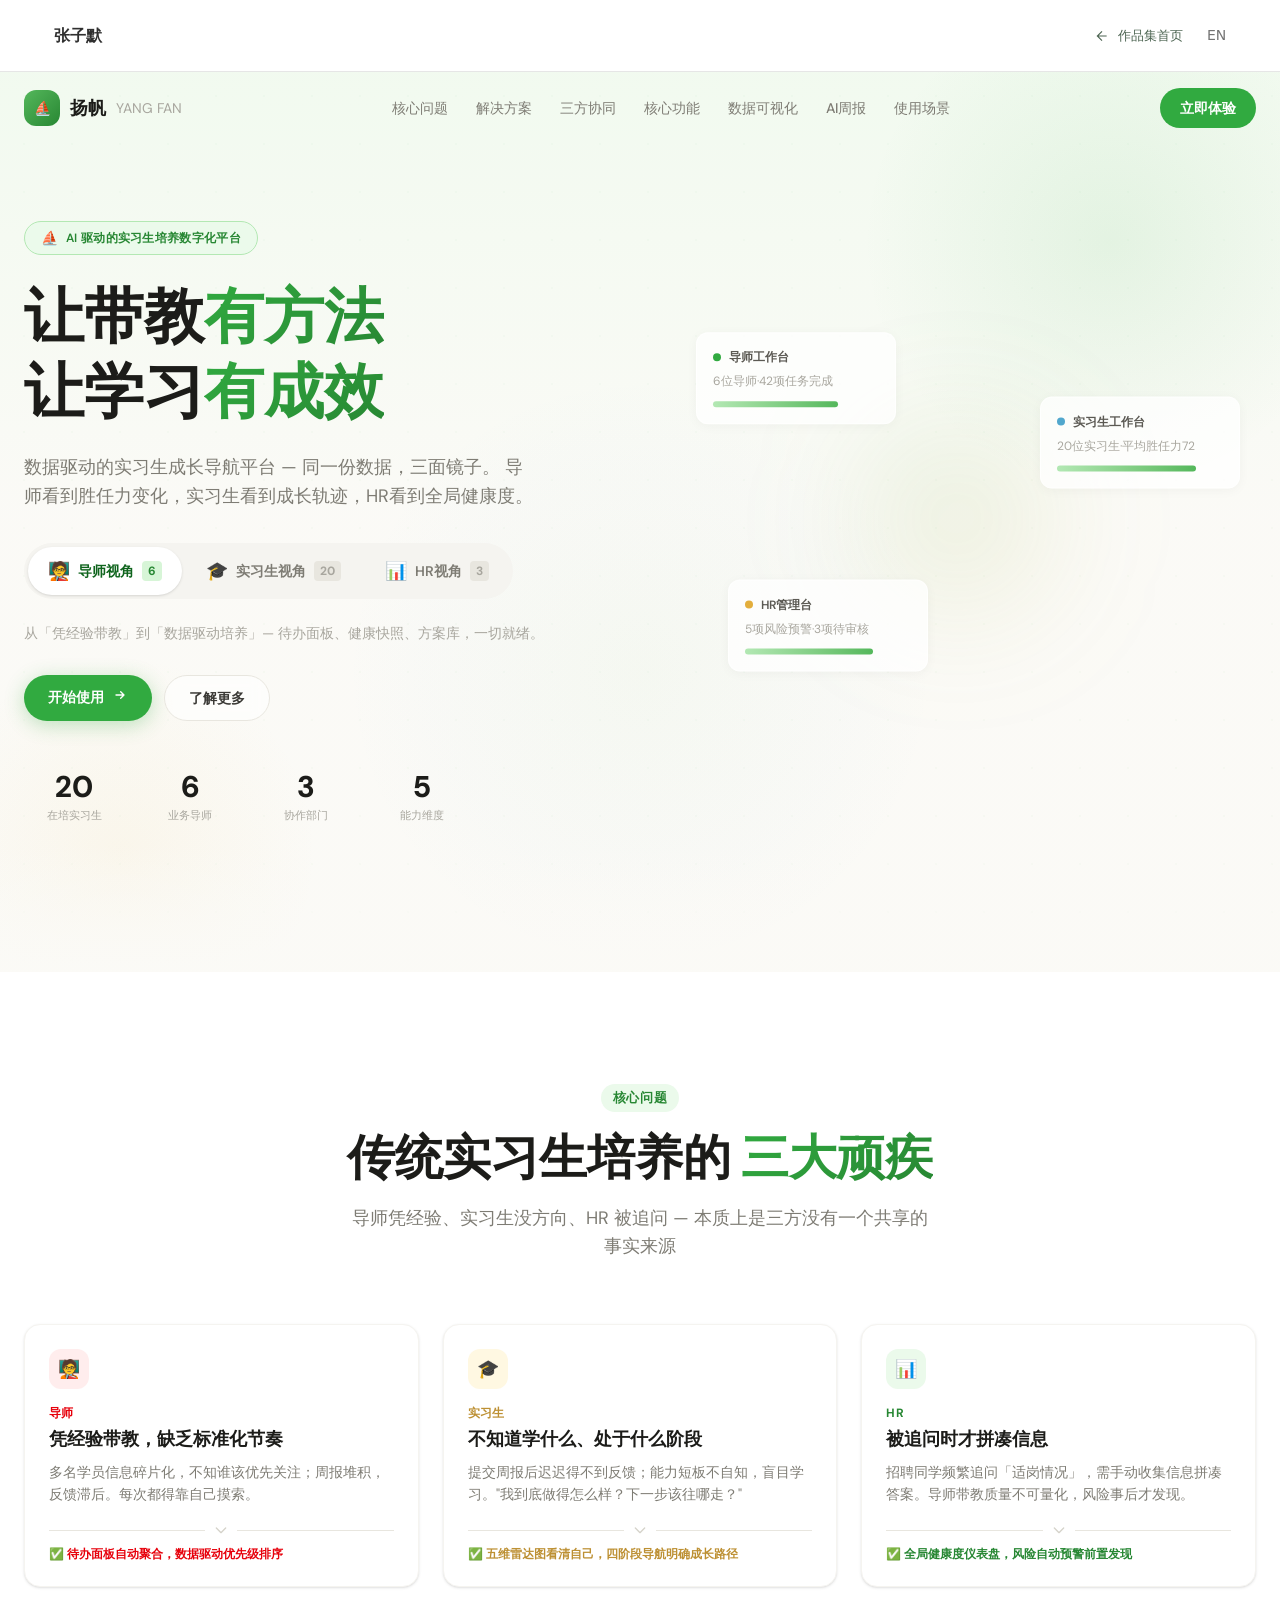
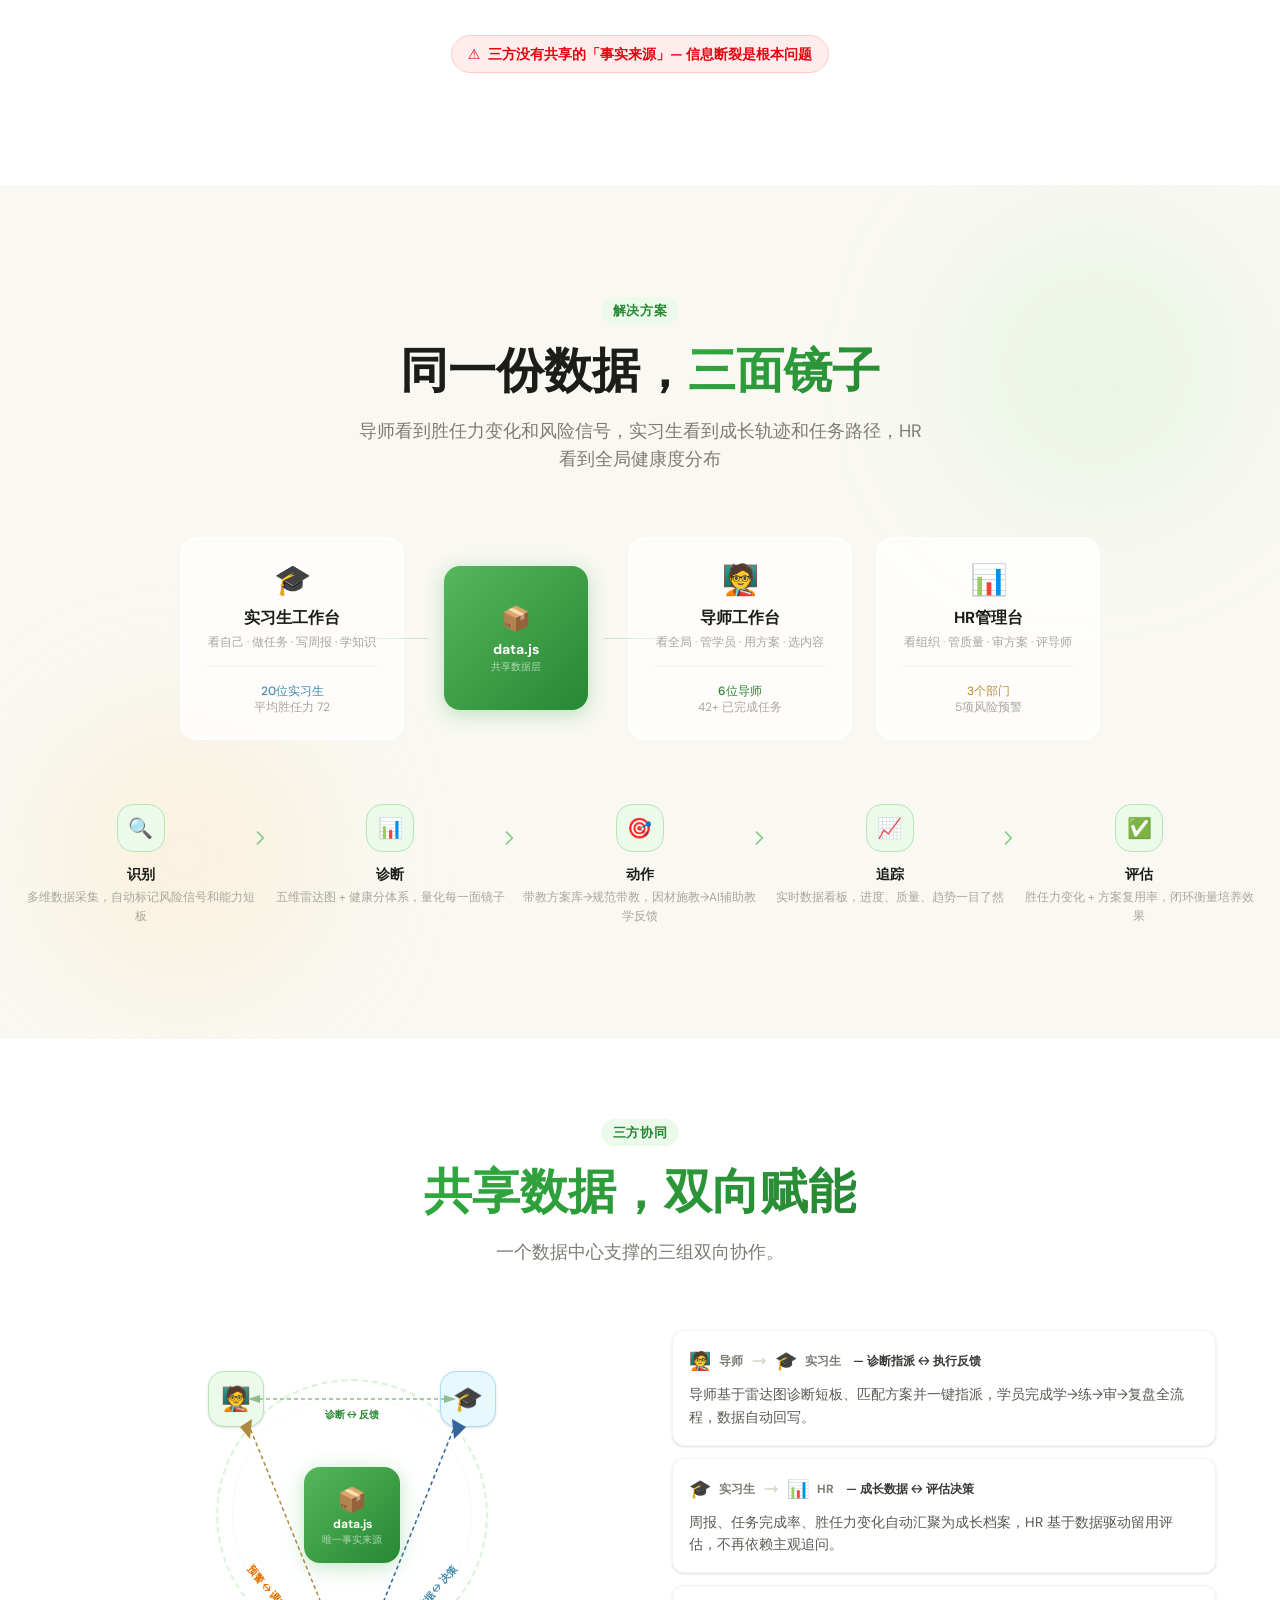
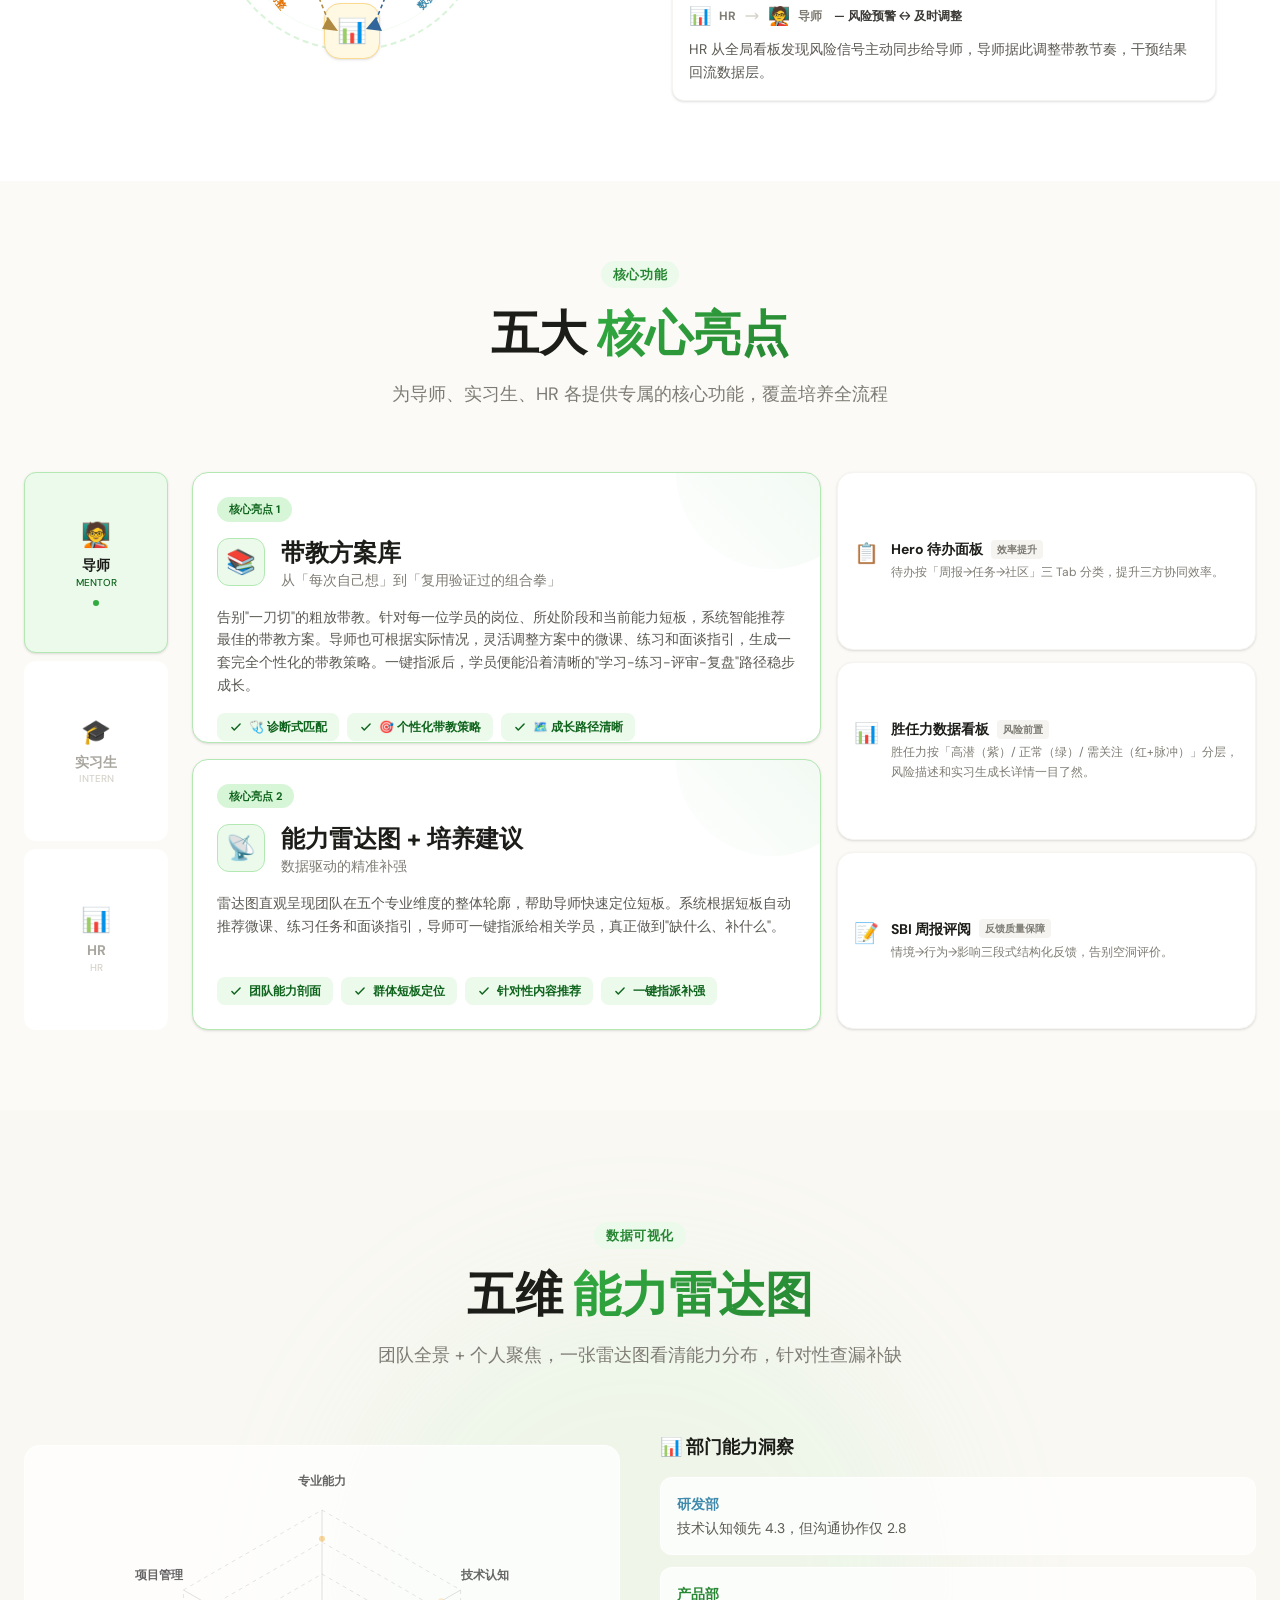
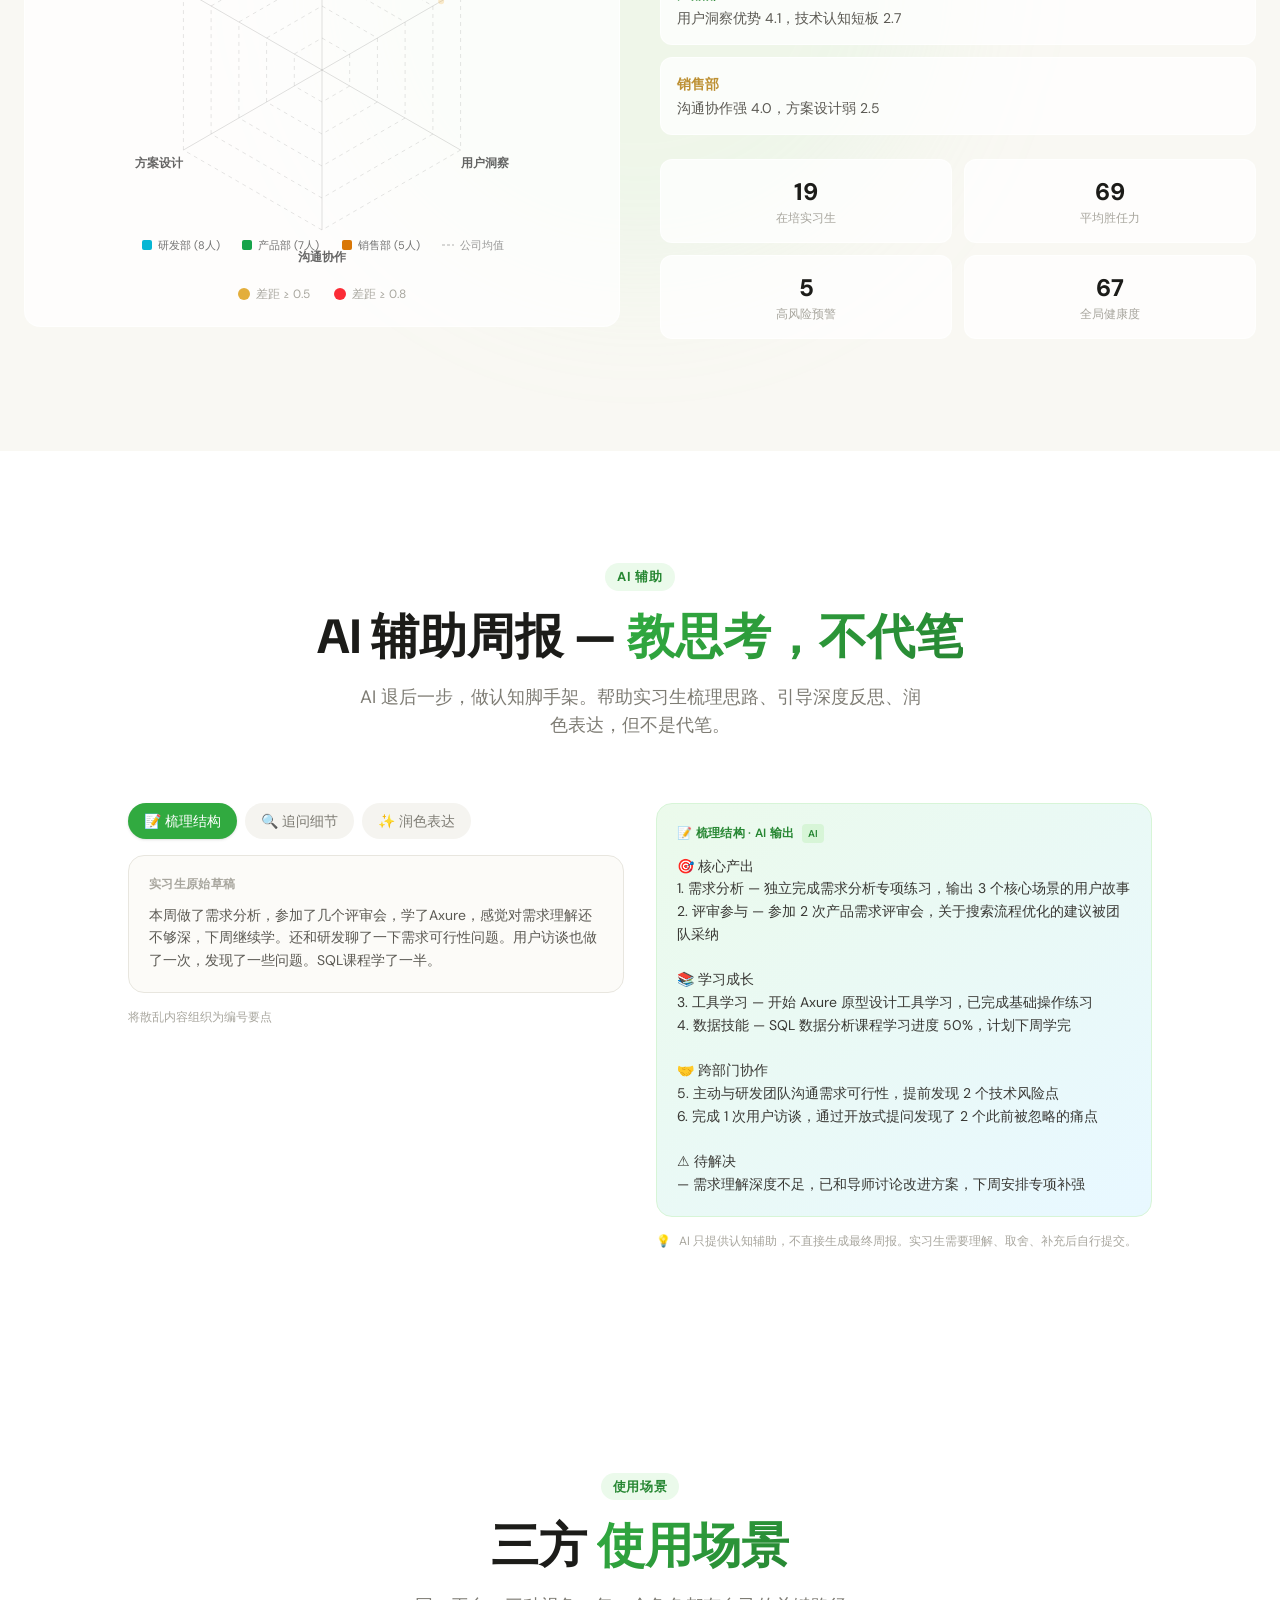
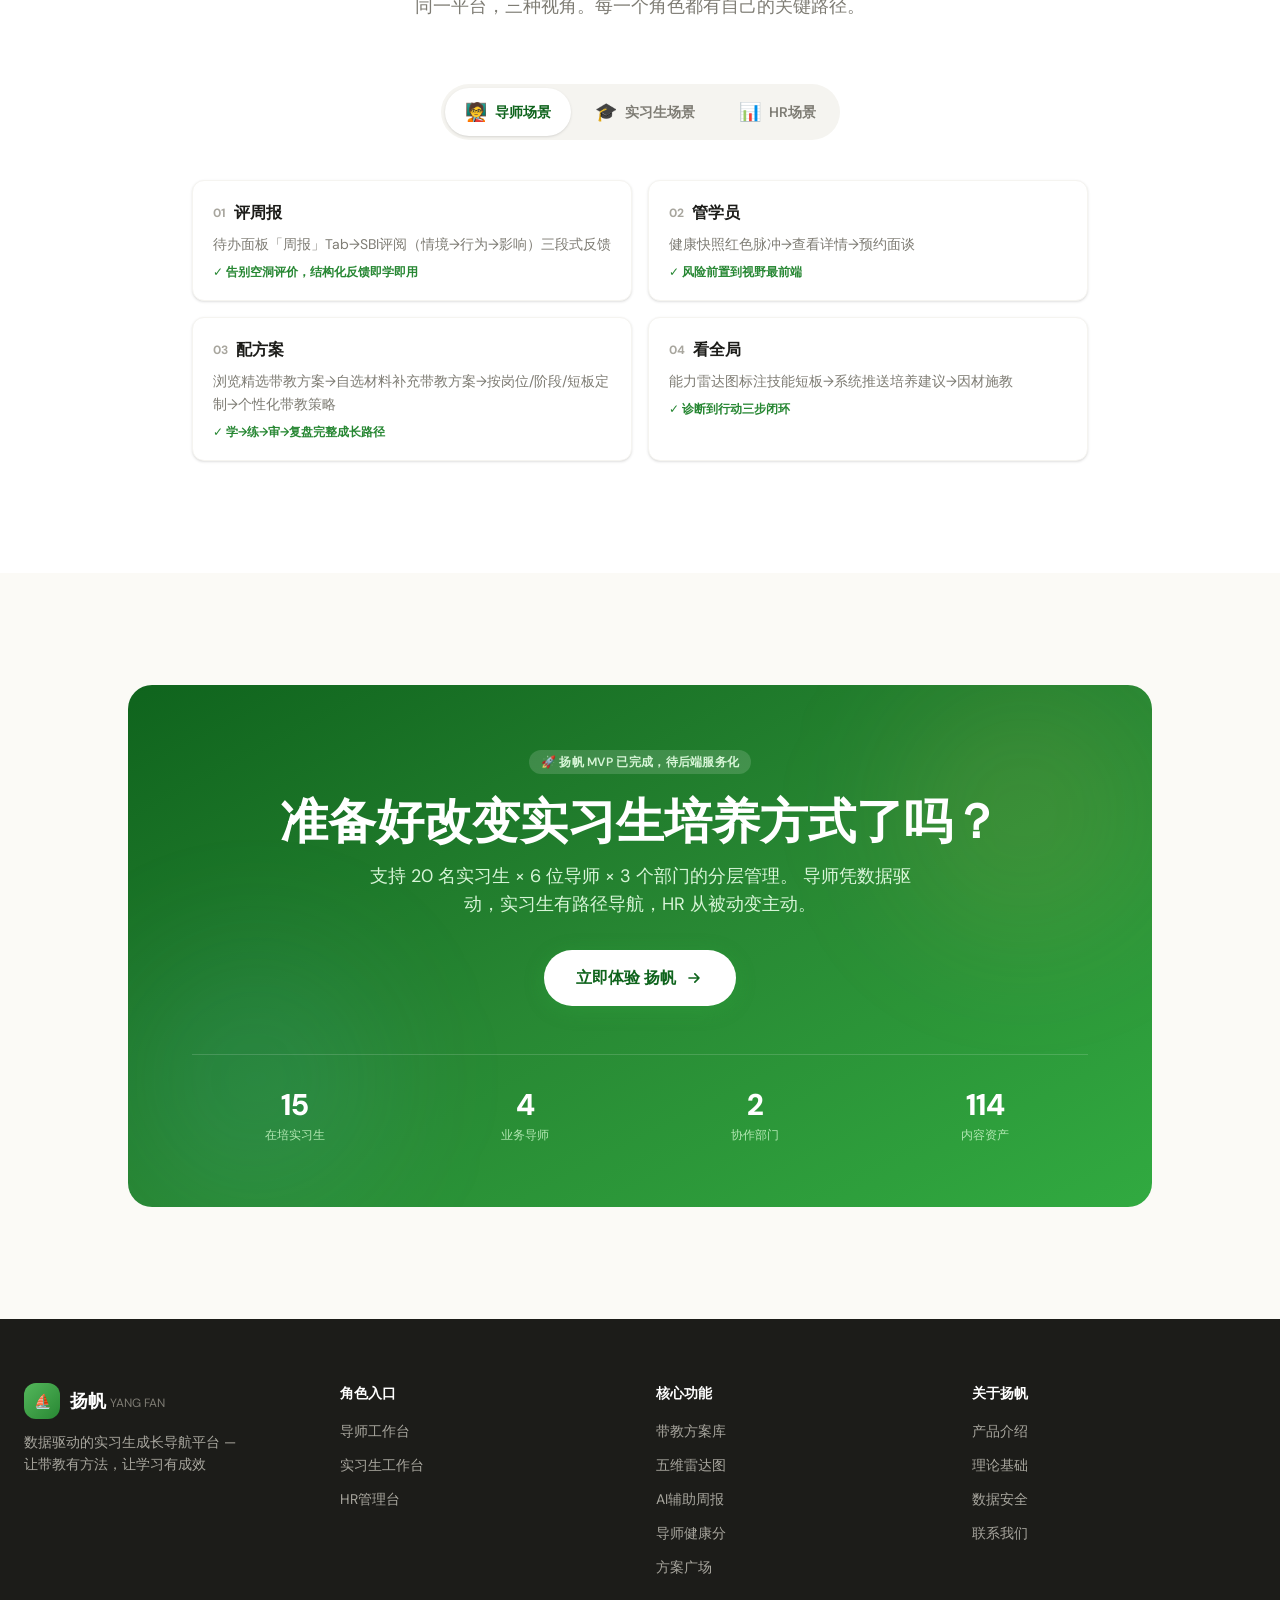
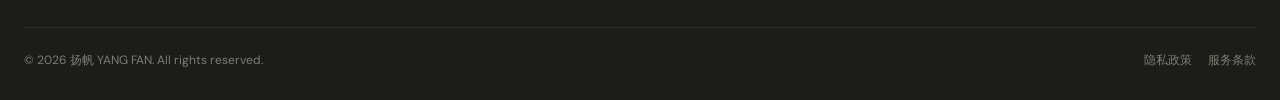
<file: index.html>
<!DOCTYPE html>
<html lang="zh-CN">
<head>
  <meta charset="UTF-8" />
  <meta name="viewport" content="width=device-width, initial-scale=1.0" />
  <title>扬帆 YANG FAN — 数据驱动的实习生成长导航平台</title>
  <link rel="preconnect" href="https://fonts.googleapis.com" />
  <link rel="preconnect" href="https://fonts.gstatic.com" crossorigin />
  <link href="https://fonts.googleapis.com/css2?family=DM+Sans:opsz,wght@9..40,400;9..40,500;9..40,600;9..40,700;9..40,800&display=swap" rel="stylesheet" />
  <script type="module" crossorigin src="./assets/index-LBkyWSXF.js"></script>
  <link rel="stylesheet" crossorigin href="./assets/index-oeOdbUMu.css">
<link rel="stylesheet" href="./portfolio-nav.css">
</head>
<body class="portfolio-framed"><nav class="portfolio-return-nav" aria-label="作品集导航"><div class="portfolio-return-inner"><a class="portfolio-return-name" href="https://xuan-213.github.io/" aria-label="返回作品集首页">张子默</a><div class="portfolio-return-actions"><a class="portfolio-home" href="https://xuan-213.github.io/" aria-label="返回作品集首页"><svg width="16" height="16" viewBox="0 0 24 24" fill="none" stroke="currentColor" stroke-width="1.7" aria-hidden="true"><path d="M19 12H5m7-7-7 7 7 7"/></svg><span>作品集首页</span></a><a class="portfolio-language" href="https://xuan-213.github.io/yangfan-demo-en/">EN</a></div></div></nav>
  <div id="root"></div>
</body>
</html>
</file>
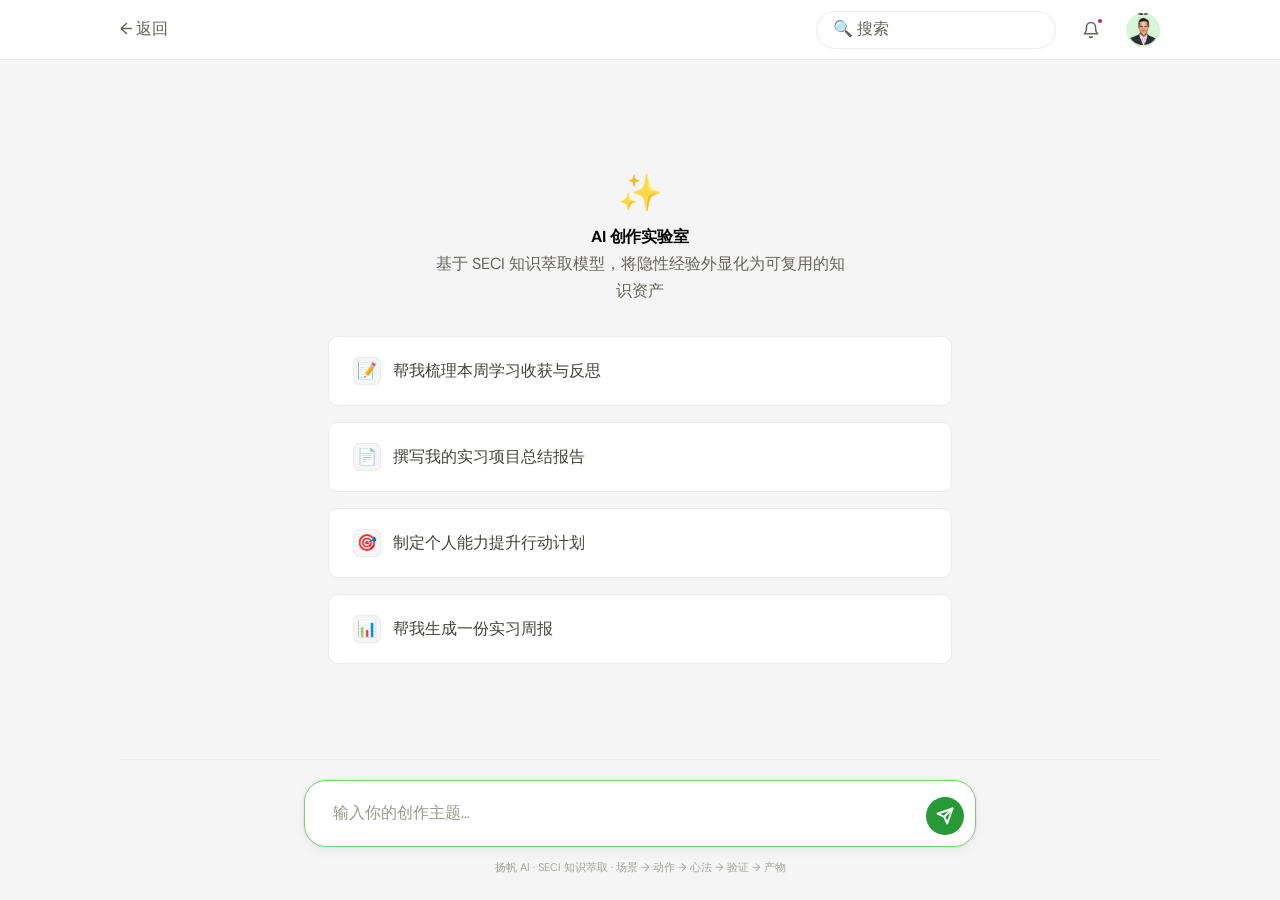
<file: ai_lab.html>
<!DOCTYPE html>
<html lang="zh-CN">
<head>
<meta charset="UTF-8"><meta name="viewport" content="width=device-width, initial-scale=1.0">
<title>AI 创作实验室 · 扬帆</title>
<link rel="preconnect" href="https://fonts.googleapis.com">
<link rel="preconnect" href="https://fonts.gstatic.com" crossorigin>
<link href="https://fonts.googleapis.com/css2?family=DM+Sans:opsz,wght@9..40,400;9..40,500;9..40,600;9..40,700&display=swap" rel="stylesheet">
<style>
/* =================================================================
   DESIGN TOKENS — 8pt grid, OKLCH, fluid type
   ================================================================= */
:root{
  /* Green brand */
  --g1:oklch(0.97 0.025 145);--g2:oklch(0.94 0.05 145);--g3:oklch(0.88 0.09 145);
  --g4:oklch(0.78 0.13 145);--g5:oklch(0.60 0.17 145);--g6:oklch(0.52 0.15 145);--g7:oklch(0.44 0.13 145);
  /* Warm neutrals — always tinted, never pure gray */
  --n0:oklch(1 0 0);--n50:oklch(0.985 0.004 96);--n100:oklch(0.965 0.007 96);--n200:oklch(0.92 0.010 96);
  --n300:oklch(0.86 0.012 96);--n400:oklch(0.68 0.012 96);--n500:oklch(0.50 0.012 96);--n600:oklch(0.38 0.010 96);
  --n700:oklch(0.30 0.008 96);--n800:oklch(0.20 0.006 96);--n900:oklch(0.12 0.004 96);
  /* Semantic layers */
  --bg:#F5F5F5;--bg-hover:var(--n0);--bg-input:var(--n0);
  --primary:var(--g5);--primary-hover:var(--g6);--primary-subtle:var(--g1);
  --text-strong:var(--n900);--text-body:var(--n600);--text-soft:var(--n500);--text-placeholder:var(--n400);
  --border-subtle:oklch(0.94 0.005 96);--border-default:oklch(0.90 0.008 96);
  /* Shadows — oklch for color accuracy */
  --shadow-card:0 1px 3px oklch(0 0 0/0.04),0 4px 16px oklch(0 0 0/0.04);
  --shadow-input:0 0 0 1px oklch(0 0 0/0.04),0 4px 12px oklch(0 0 0/0.06);
  --shadow-btn:0 2px 8px oklch(0.60 0.17 145/0.25);
  /* Status */
  --danger:oklch(0.53 0.19 18);--purple:oklch(0.48 0.16 280);--purple-subtle:oklch(0.94 0.03 280);
  /* Typography */
  --font:'DM Sans',-apple-system,'PingFang SC','Microsoft YaHei','Noto Sans SC',sans-serif;
  /* Fluid type — 1.200 modular scale */
  --fs-xs:clamp(0.69rem,0.67rem+0.10vw,0.75rem);
  --fs-sm:clamp(0.83rem,0.81rem+0.12vw,0.875rem);
  --fs-base:clamp(0.94rem,0.92rem+0.15vw,1rem);
  --fs-md:clamp(1.06rem,1.03rem+0.18vw,1.125rem);
  --fs-lg:clamp(1.20rem,1.16rem+0.25vw,1.25rem);
  --fs-xl:clamp(1.35rem,1.30rem+0.35vw,1.50rem);
  --fs-2xl:clamp(1.50rem,1.42rem+0.50vw,1.75rem);
  --lh-tight:1.25;--lh-normal:1.55;--lh-relaxed:1.65;
  /* Spacing — pure 4px grid */
  --s0:4px;--s1:8px;--s2:12px;--s3:16px;--s4:20px;--s5:24px;--s6:32px;--s8:40px;--s10:48px;--s12:56px;--s14:64px;--s16:80px;
  /* Radius */
  --r-sm:6px;--r-md:10px;--r-lg:14px;--r-xl:18px;--r-2xl:22px;--r-full:9999px;
  /* Motion */
  --e-out:cubic-bezier(0.16,1,0.3,1);--e-standard:cubic-bezier(0.4,0,0.2,1);
  --t-fast:120ms;--t-normal:180ms;--t-slow:280ms;
  /* Layout */
  --header-h:60px;--page-px:120px;
}
*,*::before,*::after{box-sizing:border-box;margin:0;padding:0}
html{font-size:16px;-webkit-font-smoothing:antialiased;-moz-osx-font-smoothing:grayscale;text-rendering:optimizeLegibility}
body{font-family:var(--font);background:var(--bg);color:var(--text-strong);line-height:var(--lh-normal);height:100vh;display:flex;flex-direction:column;overflow:hidden}
::selection{background:var(--g2);color:var(--g7)}
:focus-visible{outline:2px solid var(--g4);outline-offset:2px;border-radius:2px}
@media(prefers-reduced-motion:reduce){*,*::before,*::after{animation-duration:0.01ms!important;animation-iteration-count:1!important;transition-duration:0.01ms!important}}

/* =================================================================
   HEADER
   ================================================================= */
.header{background:var(--n0);border-bottom:1px solid var(--border-subtle);height:var(--header-h);display:flex;align-items:center;gap:var(--s3);padding:0 var(--page-px);flex-shrink:0;z-index:40}
.hdr-back{display:inline-flex;align-items:center;gap:5px;font-weight:500;font-size:var(--fs-sm);color:var(--text-soft);text-decoration:none;white-space:nowrap;transition:color var(--t-fast) var(--e-out);padding:var(--s1) var(--s2);margin-left:calc(var(--s2) * -1);border-radius:var(--r-sm)}
.hdr-back:hover{color:var(--text-strong);background:var(--bg-hover)}
.hdr-spacer{flex:1}
.search-box{width:240px;height:38px;background:var(--bg-input);border:1px solid var(--border-subtle);border-radius:var(--r-full);display:flex;align-items:center;gap:var(--s1);padding:0 var(--s3);font-size:var(--fs-xs);color:var(--text-soft);transition:all var(--t-normal) var(--e-out);cursor:text;user-select:none}
.search-box:hover{border-color:var(--border-default)}
.search-box:focus-within{background:var(--n0);border-color:var(--g4);box-shadow:0 0 0 3px var(--g1)}
.notif-btn{width:38px;height:38px;border-radius:50%;border:none;background:transparent;display:flex;align-items:center;justify-content:center;cursor:pointer;transition:background var(--t-fast) var(--e-out);position:relative;color:var(--text-soft);flex-shrink:0}
.notif-btn:hover{background:var(--bg-hover);color:var(--text-strong)}
.notif-btn .dot{position:absolute;top:6px;right:6px;width:8px;height:8px;background:var(--danger);border-radius:50%;border:2px solid var(--n0)}
.avatar-btn{width:34px;height:34px;border-radius:50%;background:var(--g2) url(image/avt/tx.png) center/cover;cursor:pointer;border:2px solid transparent;transition:all var(--t-fast) var(--e-out);text-indent:-9999px;overflow:hidden;flex-shrink:0}
.avatar-btn:hover{border-color:var(--g4);box-shadow:0 0 0 3px var(--g1)}

/* =================================================================
   MAIN — viewport fill, no page scroll
   ================================================================= */
.main{flex:1;display:flex;flex-direction:column;overflow:hidden;min-height:0}
.content{flex:1;display:flex;flex-direction:column;padding:0 var(--page-px);overflow:hidden;min-height:0}

/* =================================================================
   CHAT SURFACE
   ================================================================= */
.chat-surface{flex:1;display:flex;flex-direction:column;overflow:hidden;min-height:0}

/* Scrollable area */
.chat-body{flex:1;overflow-y:auto;overflow-x:hidden;display:flex;flex-direction:column;align-items:center;scroll-behavior:smooth;-webkit-overflow-scrolling:touch}
.chat-body::-webkit-scrollbar{display:none}

/* Message column — max 672px like ChatGPT */
.chat-inner{width:100%;max-width:672px;padding:var(--s4) var(--s3) var(--s6);display:flex;flex-direction:column;margin:auto 0}

/* =================================================================
   EMPTY STATE
   ================================================================= */
.empty-state{display:flex;flex-direction:column;align-items:center;text-align:center;padding:var(--s6) var(--s3) var(--s3);animation:a-fadeIn var(--t-slow) var(--e-out) both}
.empty-icon{font-size:36px;margin-bottom:var(--s3);opacity:0.90;line-height:1}
.empty-title{font-size:var(--fs-lg);font-weight:700;color:var(--text-strong);margin-bottom:var(--s0);letter-spacing:-0.01em;line-height:var(--lh-tight)}
.empty-desc{font-size:var(--fs-xs);color:var(--text-soft);max-width:420px;line-height:var(--lh-relaxed)}

/* =================================================================
   SUGGESTIONS — conversational cards
   ================================================================= */
.suggestions{display:flex;flex-direction:column;gap:var(--s3);width:100%;margin-top:var(--s3)}
.sug-card{display:flex;align-items:center;gap:var(--s2);padding:var(--s2) var(--s4);background:var(--n0);border:1px solid var(--border-subtle);border-radius:var(--r-md);cursor:pointer;font-family:var(--font);font-size:var(--fs-sm);color:var(--text-body);text-align:left;width:100%;transition:all var(--t-normal) var(--e-out);animation:a-cardIn var(--t-slow) var(--e-out) both;user-select:none}
.sug-card:hover{background:var(--n50);border-color:var(--g3);color:var(--text-strong);box-shadow:0 1px 4px oklch(0 0 0/0.04)}
.sug-card:active{transform:scale(0.99);transition-duration:80ms}
.sug-card:nth-child(1){animation-delay:30ms}
.sug-card:nth-child(2){animation-delay:80ms}
.sug-card:nth-child(3){animation-delay:130ms}
.sug-card:nth-child(4){animation-delay:180ms}
.sug-icon{font-size:16px;flex-shrink:0;width:28px;height:28px;display:flex;align-items:center;justify-content:center;background:var(--bg);border:1px solid var(--border-subtle);border-radius:var(--r-sm);line-height:1}
.sug-text{flex:1;line-height:var(--lh-normal)}

/* =================================================================
   MESSAGES
   ================================================================= */
.msgs{display:flex;flex-direction:column;gap:var(--s5);padding:var(--s5) 0 var(--s10)}
.msg{display:flex;gap:var(--s3);max-width:88%;animation:a-msgIn var(--t-slow) var(--e-out) both}
.msg.user{align-self:flex-end;flex-direction:row-reverse}
.msg.ai{align-self:flex-start}
.msg-avatar{width:30px;height:30px;border-radius:50%;display:flex;align-items:center;justify-content:center;font-size:12px;font-weight:600;flex-shrink:0;line-height:1;letter-spacing:-0.01em}
.msg.user .msg-avatar{background:var(--primary);color:#fff}
.msg.ai .msg-avatar{background:var(--purple-subtle);color:var(--purple)}
.msg-body{display:flex;flex-direction:column;gap:4px;min-width:0}
.msg-bubble{padding:var(--s2) var(--s4);font-size:var(--fs-sm);line-height:var(--lh-relaxed);word-break:break-word}
.msg.user .msg-bubble{background:var(--g1);color:var(--text-strong);border-radius:var(--r-lg) var(--r-lg) 3px var(--r-lg)}
.msg.ai .msg-bubble{background:var(--n50);color:var(--text-body);border-radius:var(--r-lg) var(--r-lg) var(--r-lg) 3px}
.msg-bubble b{color:var(--text-strong);font-weight:600}
.msg-time{font-size:11px;color:var(--text-soft);padding:0 2px;opacity:0.55}
.msg.user .msg-time{text-align:right}

/* =================================================================
   INPUT AREA — anchored bottom, substantial feel
   ================================================================= */
.input-area{padding:var(--s3) var(--s3) var(--s4);border-top:1px solid var(--border-subtle);background:var(--bg);flex-shrink:0}
.input-inner{max-width:672px;margin:0 auto;width:100%}
.input-row{display:flex;gap:var(--s1);align-items:flex-end;background:var(--bg-input);border:1px solid var(--border-subtle);border-radius:var(--r-2xl);padding:var(--s1);transition:all var(--t-normal) var(--e-out)}
.input-row:focus-within{background:var(--n0);border-color:var(--g4);box-shadow:var(--shadow-input)}
.chat-input{flex:1;padding:var(--s2) var(--s3) var(--s2) var(--s4);min-height:44px;background:transparent;border:none;font-size:var(--fs-base);font-family:var(--font);color:var(--text-strong);outline:none;resize:none;min-width:0;line-height:var(--lh-normal)}
.chat-input::placeholder{color:var(--text-placeholder)}
.send-btn{width:38px;height:38px;min-width:38px;background:var(--primary);color:#fff;border:none;border-radius:50%;cursor:pointer;display:flex;align-items:center;justify-content:center;transition:all var(--t-fast) var(--e-out);flex-shrink:0;align-self:flex-end;margin:3px}
.send-btn:hover{background:var(--primary-hover);box-shadow:var(--shadow-btn)}
.send-btn:active{transform:scale(0.92);transition-duration:60ms}
.send-btn:disabled{opacity:0.30;cursor:not-allowed;box-shadow:none;transform:none}
.send-btn svg{width:18px;height:18px}
.input-hint{font-size:11px;color:var(--text-soft);text-align:center;margin-top:var(--s2);opacity:0.55}

/* =================================================================
   KEYFRAMES
   ================================================================= */
@keyframes a-fadeIn{from{opacity:0;transform:translateY(10px)}to{opacity:1;transform:translateY(0)}}
@keyframes a-cardIn{from{opacity:0;transform:translateY(6px)}to{opacity:1;transform:translateY(0)}}
@keyframes a-msgIn{from{opacity:0;transform:translateY(4px)}to{opacity:1;transform:translateY(0)}}

/* =================================================================
   RESPONSIVE — mobile-first with min-width
   ================================================================= */
/* 640px+ */
@media(min-width:640px){
  :root{--page-px:32px}
  .chat-inner{padding:var(--s4) var(--s4) var(--s6)}
  .input-area{padding:var(--s3) var(--s4) var(--s4)}
  .sug-card{padding:var(--s2) var(--s4)}
}
/* 768px+ */
@media(min-width:768px){
  :root{--page-px:48px}
  .chat-inner{padding:var(--s4) var(--s5) var(--s6)}
  .input-area{padding:var(--s4) var(--s5) var(--s5)}
  .sug-card{padding:var(--s4) var(--s5)}
}
/* 1024px+ */
@media(min-width:1024px){
  :root{--page-px:80px}
  .chat-inner{max-width:672px}
}
/* 1280px+ */
@media(min-width:1280px){
  :root{--page-px:120px}
}
/* 1440px+ */
@media(min-width:1440px){
  .chat-inner{max-width:700px}
}

/* Touch devices — suppress hover */
@media(hover:none) and (pointer:coarse){
  .sug-card:hover{background:var(--n0);border-color:var(--border-subtle);color:var(--text-body);box-shadow:none}
  .sug-card:active{background:var(--n50);border-color:var(--g3);color:var(--text-strong)}
  .send-btn:hover{box-shadow:none}
  .hdr-back:hover{background:transparent}
}
</style>
</head>
<body>

<header class="header">
  <a href="javascript:history.back()" class="hdr-back">← 返回</a>
  <div class="hdr-spacer"></div>
  <div class="search-box" tabindex="0" role="searchbox" aria-label="搜索">🔍 搜索</div>
  <button class="notif-btn" aria-label="通知">
    <svg width="18" height="18" viewBox="0 0 24 24" fill="none" stroke="currentColor" stroke-width="2" stroke-linecap="round" stroke-linejoin="round"><path d="M18 8A6 6 0 0 0 6 8c0 7-3 9-3 9h18s-3-2-3-9"/><path d="M13.73 21a2 2 0 0 1-3.46 0"/></svg>
    <span class="dot"></span>
  </button>
  <button class="avatar-btn" aria-label="用户菜单">HR</button>
</header>

<div class="main">
  <div class="content">
    <div class="chat-surface">

      <!-- Scrollable zone -->
      <div class="chat-body" id="chatBody">
        <div class="chat-inner" id="chatInner">

          <div class="empty-state" id="emptyState">
            <div class="empty-icon">✨</div>
            <h1 class="empty-title">AI 创作实验室</h1>
            <p class="empty-desc">基于 SECI 知识萃取模型，将隐性经验外显化为可复用的知识资产</p>
          </div>

          <div class="suggestions" id="suggestions">
            <button class="sug-card" onclick="sendSuggestion(this)"><span class="sug-icon">📝</span><span class="sug-text">帮我梳理本周学习收获与反思</span></button>
            <button class="sug-card" onclick="sendSuggestion(this)"><span class="sug-icon">📄</span><span class="sug-text">撰写我的实习项目总结报告</span></button>
            <button class="sug-card" onclick="sendSuggestion(this)"><span class="sug-icon">🎯</span><span class="sug-text">制定个人能力提升行动计划</span></button>
            <button class="sug-card" onclick="sendSuggestion(this)"><span class="sug-icon">📊</span><span class="sug-text">帮我生成一份实习周报</span></button>
          </div>

          <div class="msgs" id="msgs" style="display:none"></div>

        </div>
      </div>

      <!-- Input — always visible -->
      <div class="input-area">
        <div class="input-inner">
          <div class="input-row">
            <input type="text" class="chat-input" id="chatInput" placeholder="输入你的创作主题…" onkeydown="if(event.key==='Enter')sendMessage()" autofocus>
            <button class="send-btn" onclick="sendMessage()" title="发送" aria-label="发送消息">
              <svg viewBox="0 0 24 24" fill="none" stroke="currentColor" stroke-width="2.5" stroke-linecap="round" stroke-linejoin="round"><line x1="22" y1="2" x2="11" y2="13"/><polygon points="22 2 15 22 11 13 2 9 22 2"/></svg>
            </button>
          </div>
          <p class="input-hint">扬帆 AI · SECI 知识萃取 · 场景 → 动作 → 心法 → 验证 → 产物</p>
        </div>
      </div>

    </div>
  </div>
</div>

<script>
(function(){
  var params = new URLSearchParams(window.location.search);
  var role = params.get('role') || 'intern';

  document.addEventListener('DOMContentLoaded',function(){
    var suggestions=document.getElementById('suggestions');
    var data={
      intern:[
        {e:'📝',t:'帮我梳理本周学习收获与反思'},
        {e:'📄',t:'撰写我的实习项目总结报告'},
        {e:'🎯',t:'制定个人能力提升行动计划'},
        {e:'📊',t:'帮我生成一份实习周报'}
      ],
      mentor:[
        {e:'📝',t:'撰写实习生培训微课脚本'},
        {e:'📄',t:'生成产品需求文档模板'},
        {e:'🎯',t:'设计带教导师话术指南'},
        {e:'📊',t:'制作周报复盘分析框架'}
      ]
    };
    var chips=data[role]||data.intern;
    suggestions.innerHTML='';
    chips.forEach(function(c){
      var b=document.createElement('button');
      b.className='sug-card';
      b.innerHTML='<span class="sug-icon">'+c.e+'</span><span class="sug-text">'+esc(c.t)+'</span>';
      b.onclick=function(){sendSuggestion(b);};
      suggestions.appendChild(b);
    });
    setTimeout(function(){document.getElementById('chatInput').focus();},300);
  });

  function sendSuggestion(btn){
    var t=btn.querySelector('.sug-text');
    document.getElementById('chatInput').value=t?t.textContent:btn.textContent.replace(/^[^\s]+\s/,'');
    sendMessage();
  }
  window.sendSuggestion=sendSuggestion;

  function sendMessage(){
    var input=document.getElementById('chatInput');
    var text=input.value.trim();
    if(!text)return;
    var empty=document.getElementById('emptyState');
    var sug=document.getElementById('suggestions');
    if(empty)empty.style.display='none';
    if(sug)sug.style.display='none';
    var msgs=document.getElementById('msgs');
    msgs.style.display='flex';
    var now=new Date();
    var time=String(now.getHours()).padStart(2,'0')+':'+String(now.getMinutes()).padStart(2,'0');
    var u=document.createElement('div');
    u.className='msg user';
    u.innerHTML='<div class="msg-avatar">我</div><div class="msg-body"><div class="msg-bubble">'+esc(text)+'</div><div class="msg-time">'+time+'</div></div>';
    msgs.appendChild(u);
    input.value='';
    scrollBottom();
    setTimeout(function(){
      var a=document.createElement('div');
      a.className='msg ai';
      a.innerHTML='<div class="msg-avatar">AI</div><div class="msg-body"><div class="msg-bubble">'+respond(text,role)+'</div><div class="msg-time">'+time+'</div></div>';
      msgs.appendChild(a);
      scrollBottom();
    },650);
  }
  window.sendMessage=sendMessage;

  function scrollBottom(){
    var b=document.getElementById('chatBody');
    if(b)requestAnimationFrame(function(){b.scrollTo({top:b.scrollHeight,behavior:'smooth'});});
  }

  function respond(text,role){
    var t=text.toLowerCase();
    if(role==='mentor'){
      if(t.includes('微课')||t.includes('培训')||t.includes('脚本'))return '好的！以下是<b>实习生培训微课脚本框架</b>：<br><br>🎯 <b>场景还原</b>：明确实习生角色与业务场景<br>📋 <b>动作拆解</b>：将关键任务分解为可操作的步骤<br>💡 <b>心法提炼</b>：萃取导师经验中的核心原则与判断逻辑<br>✅ <b>验证方法</b>：设计实践检验标准<br>📦 <b>输出产物</b>：结构化微课大纲与考核要点<br><br>需要我进一步展开某个部分吗？';
      if(t.includes('导师')||t.includes('话术')||t.includes('辅导'))return '好的！以下是<b>带教导师话术指南</b>：<br><br>👤 <b>开场建立信任</b>：用结构化问题引导实习生表达<br>🎓 <b>场景化教学</b>：在真实任务中嵌入教学要点<br>📝 <b>反馈话术模板</b>：正向引导 + 具体可改进点<br>🔄 <b>知识内化提问</b>：促进实习生思考和总结<br>📈 <b>成长追踪话术</b>：定期复盘和方向校准<br><br>需要我针对某个具体场景展开吗？';
      if(t.includes('周报')||t.includes('复盘')||t.includes('分析'))return '为你设计了<b>带教成果复盘分析报告框架</b>：<br><br>📊 <b>实习生关键指标</b>：任务完成率、质量评分、成长曲线<br>🔍 <b>亮点分析</b>：实习生本周进步与闪光点<br>⚠️ <b>风险预警</b>：需要关注的能力短板或态度问题<br>💡 <b>辅导建议</b>：针对性的带教策略调整建议<br>📅 <b>下周带教计划</b>：聚焦 2-3 个关键辅导目标<br><br>需要我帮你填入具体数据吗？';
      if(t.includes('文档')||t.includes('模板'))return '明白了！为你生成<b>结构化文档模板</b>：<br><br>📄 <b>文档标题</b>：[请填写]<br>📌 <b>适用场景</b>：明确文档的使用边界<br>🗂 <b>核心结构</b>：遵循 SECI 模型的知识外显化逻辑<br>✏️ <b>填写指引</b>：每个章节附有示例说明<br>🔍 <b>审查清单</b>：确保文档质量与完整性<br><br>需要我详细展开某个模板吗？';
    }else{
      if(t.includes('周报')||t.includes('复盘'))return '为你设计了<b>实习周报框架</b>：<br><br>📊 <b>本周完成任务</b>：列出完成的任务及关键成果<br>🔍 <b>收获与反思</b>：本周学到的新技能、新认知<br>⚠️ <b>遇到的挑战</b>：困难及你是如何应对的<br>💡 <b>下周计划</b>：聚焦 2-3 个学习与成长目标<br>📅 <b>需要的支持</b>：希望导师或团队提供的帮助<br><br>需要我帮你展开某个部分吗？';
      if(t.includes('学习')||t.includes('收获')||t.includes('反思'))return '好的！帮你梳理<b>本周学习收获与反思</b>：<br><br>📚 <b>新知识/技能</b>：本周你学到了哪些新东西？<br>🛠 <b>实践应用</b>：在哪些任务中应用了新学的内容？<br>💡 <b>关键领悟</b>：有什么让你豁然开朗的时刻？<br>⚠️ <b>遇到的坑</b>：踩了什么坑，下次如何避免？<br>🎯 <b>下周学习目标</b>：最想提升的 1-2 项能力<br><br>需要我帮你深入某个维度吗？';
      if(t.includes('项目')||t.includes('总结')||t.includes('报告'))return '明白了！帮你梳理<b>实习项目总结报告</b>：<br><br>📌 <b>项目背景</b>：项目目标与你的角色定位<br>📋 <b>关键任务</b>：你负责的具体工作内容<br>📊 <b>成果与数据</b>：可量化的产出和效果<br>💡 <b>经验沉淀</b>：可复用的方法、工具或流程<br>🚀 <b>后续建议</b>：对项目的优化思考<br><br>需要我帮你详细展开某个板块吗？';
      if(t.includes('能力')||t.includes('提升')||t.includes('行动')||t.includes('计划'))return '好的！以下是<b>个人能力提升行动计划</b>：<br><br>🎯 <b>目标岗位</b>：你期望胜任的岗位方向<br>📊 <b>能力现状</b>：当前具备的优势与待补足的短板<br>📋 <b>学习路径</b>：分阶段的学习与实践计划<br>🔄 <b>实践方式</b>：通过什么任务/项目来锻炼<br>📈 <b>检验标准</b>：如何衡量能力是否真正提升<br><br>需要我针对某个具体能力展开吗？';
      if(t.includes('文档')||t.includes('模板'))return '明白了！为你生成<b>结构化文档模板</b>：<br><br>📄 <b>文档标题</b>：[请填写]<br>📌 <b>适用场景</b>：明确文档的使用边界<br>🗂 <b>核心结构</b>：遵循 SECI 模型的知识外显化逻辑<br>✏️ <b>填写指引</b>：每个章节附有示例说明<br>🔍 <b>审查清单</b>：确保文档质量与完整性<br><br>需要我详细展开某个模板吗？';
    }
    return '收到！基于<b> SECI 知识萃取模型</b>，我来帮你梳理「'+text.substring(0,18)+'...」相关内容：<br><br>🔬 <b>场景还原</b>：识别关键业务场景与角色<br>🛠 <b>动作拆解</b>：将隐性经验分解为可执行步骤<br>🧠 <b>心法提炼</b>：萃取底层逻辑与判断标准<br>✔️ <b>验证设计</b>：建立可衡量的效果检测方法<br>📦 <b>产物输出</b>：生成结构化的知识资产<br><br>需要我详细展开某个维度吗？';
  }

  function esc(s){return s.replace(/&/g,'&amp;').replace(/</g,'&lt;').replace(/>/g,'&gt;');}
})();
</script>
</body>
</html>
</file>
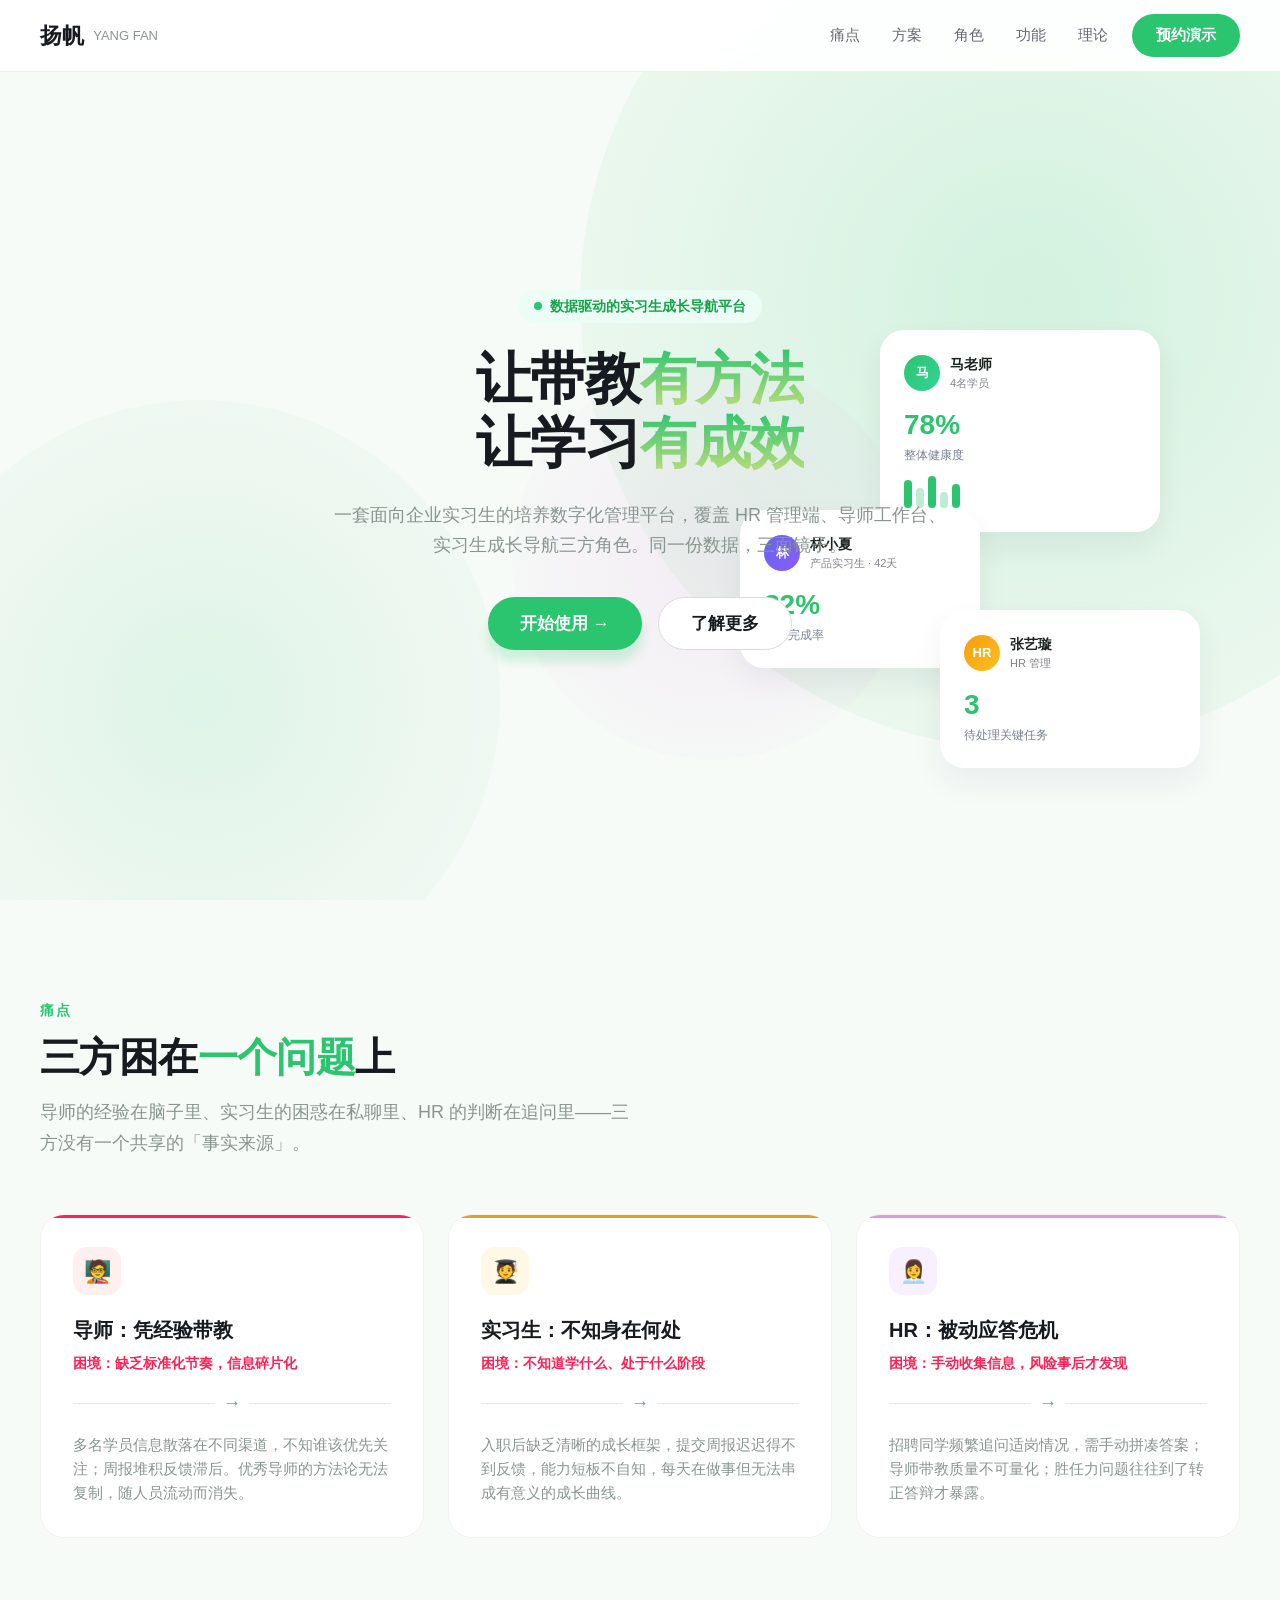
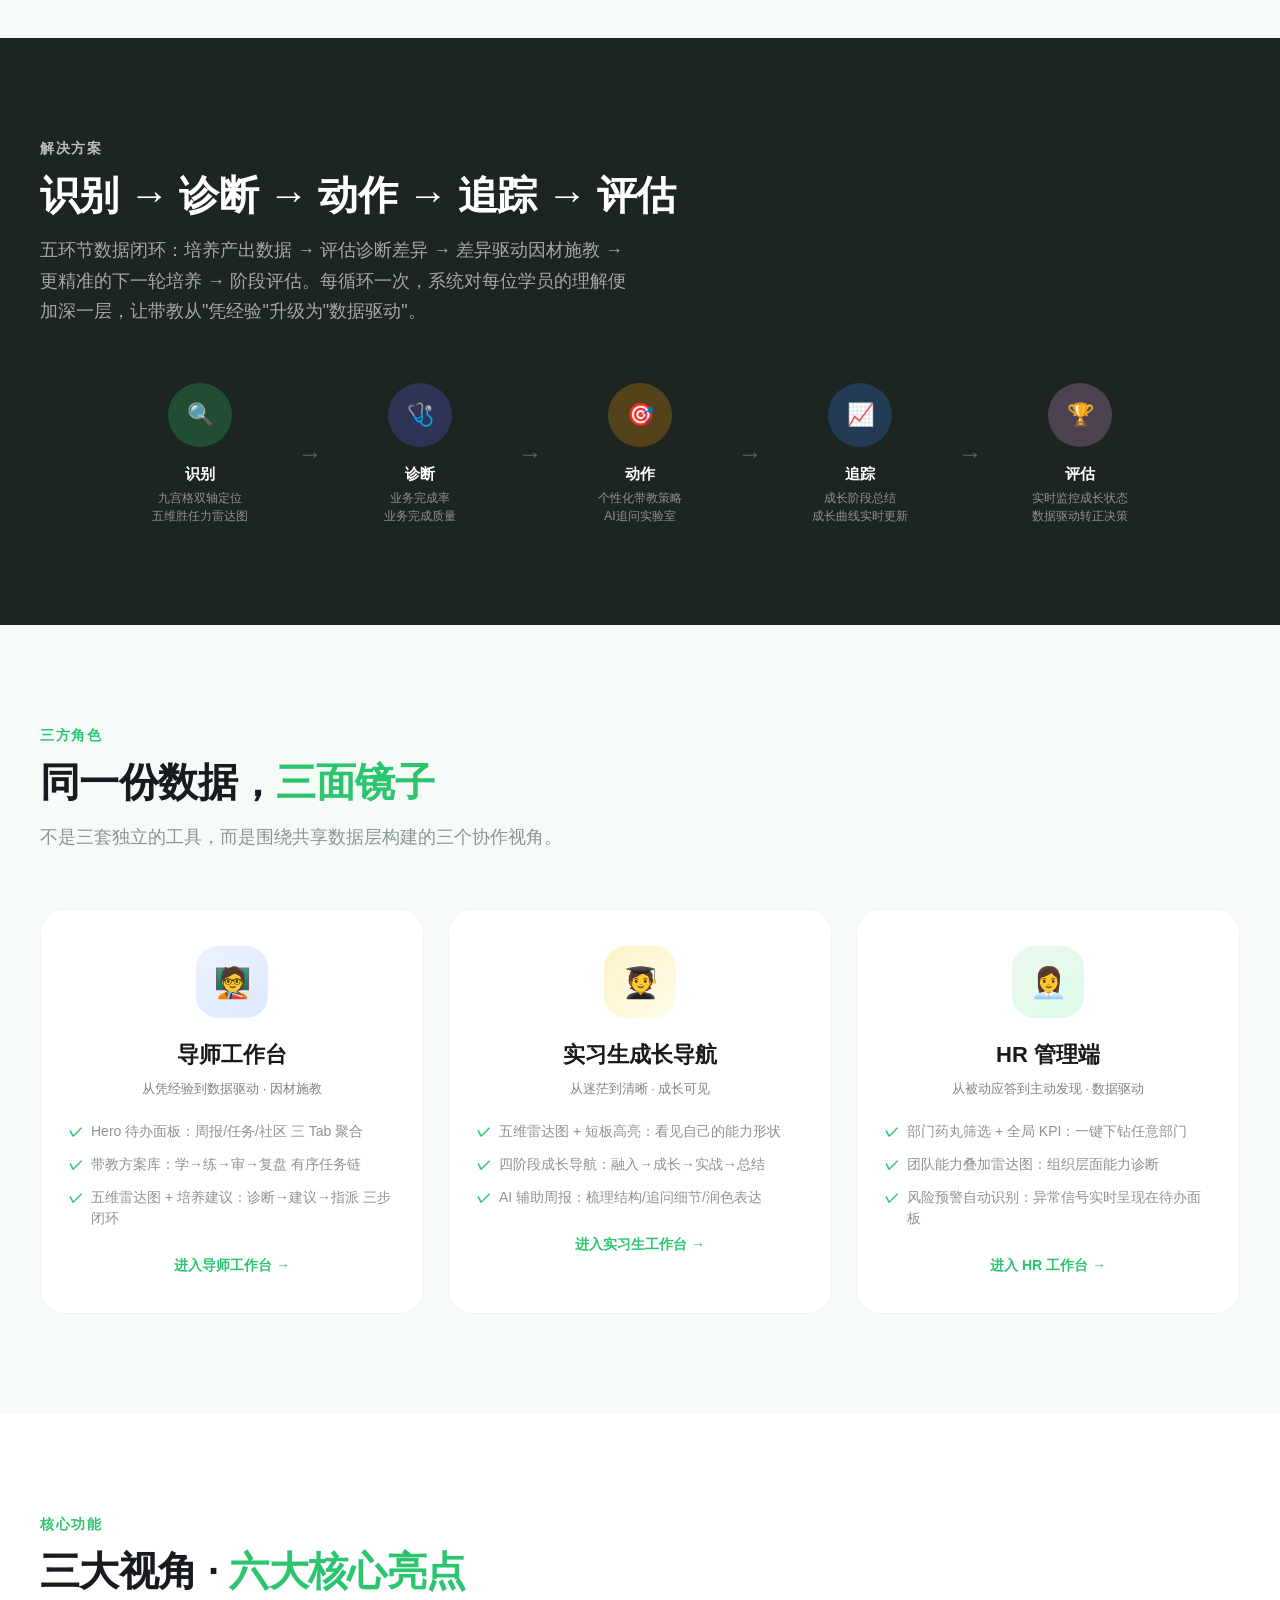
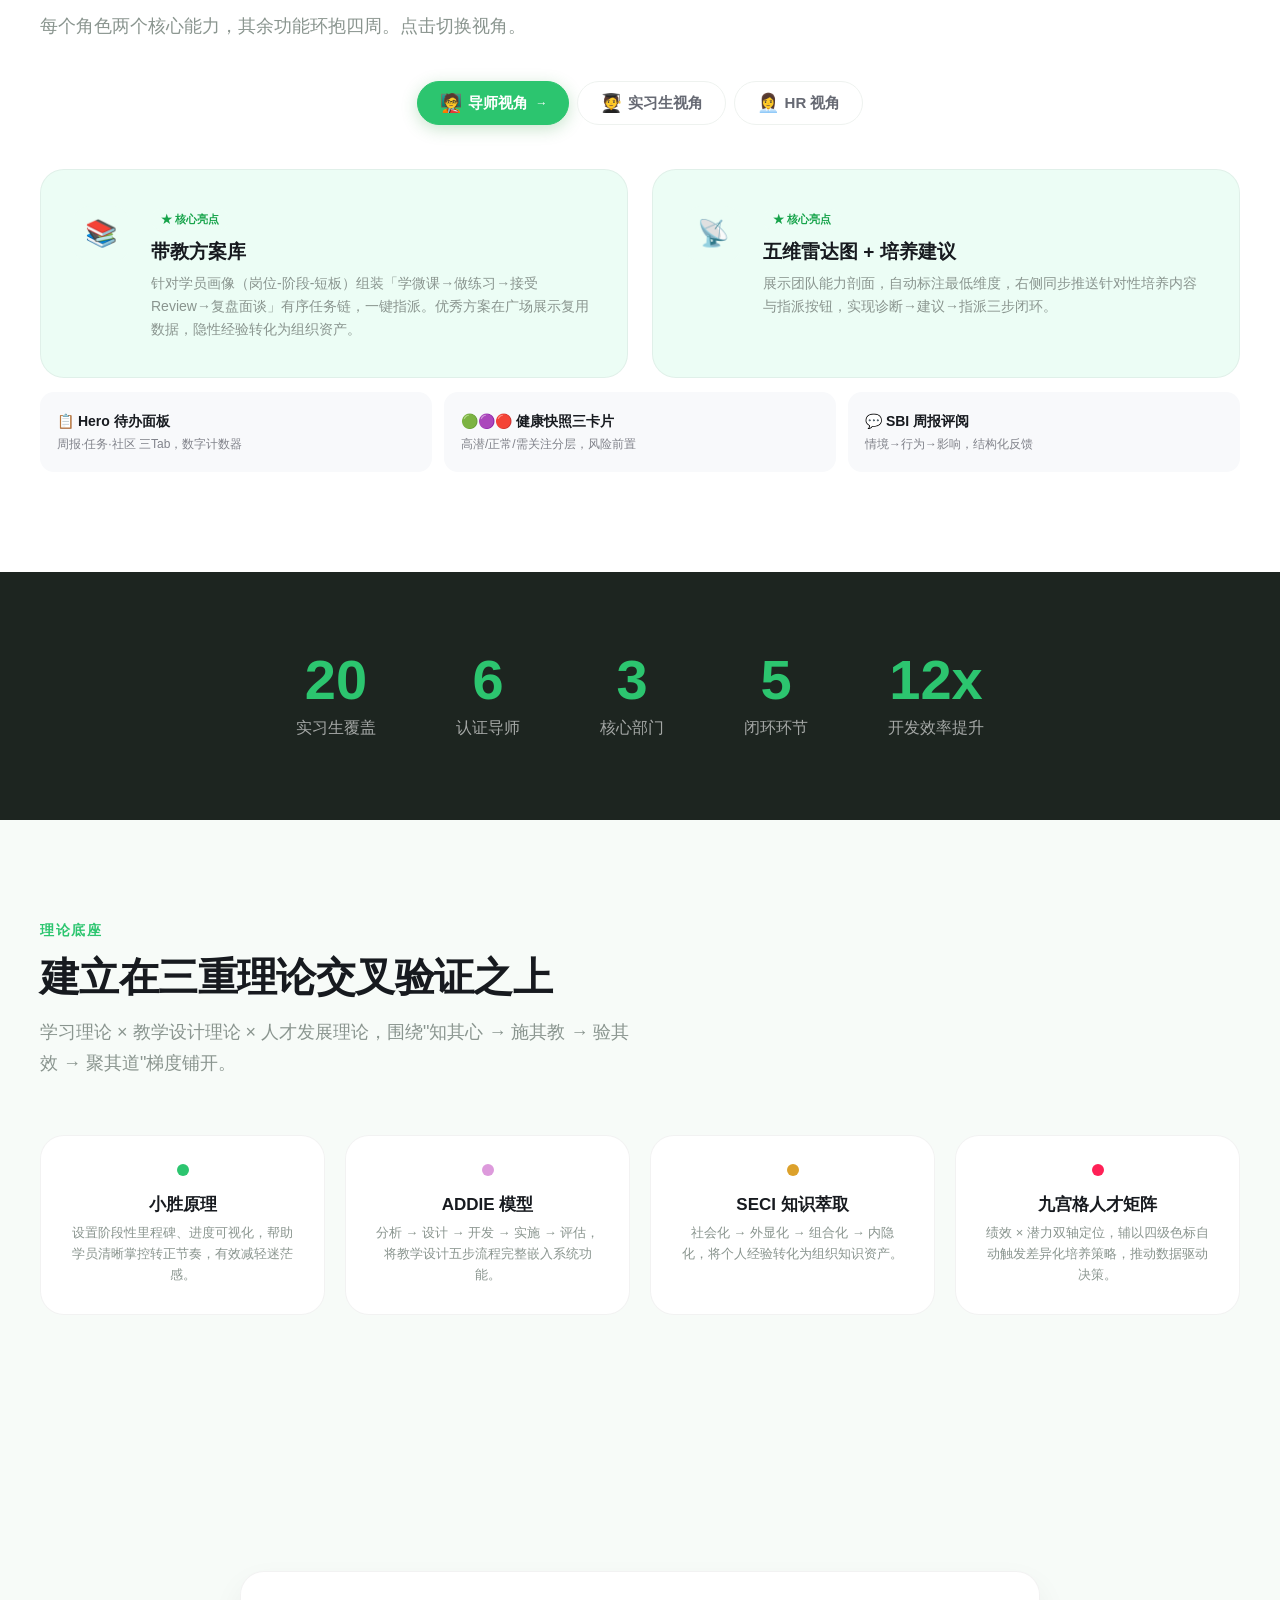
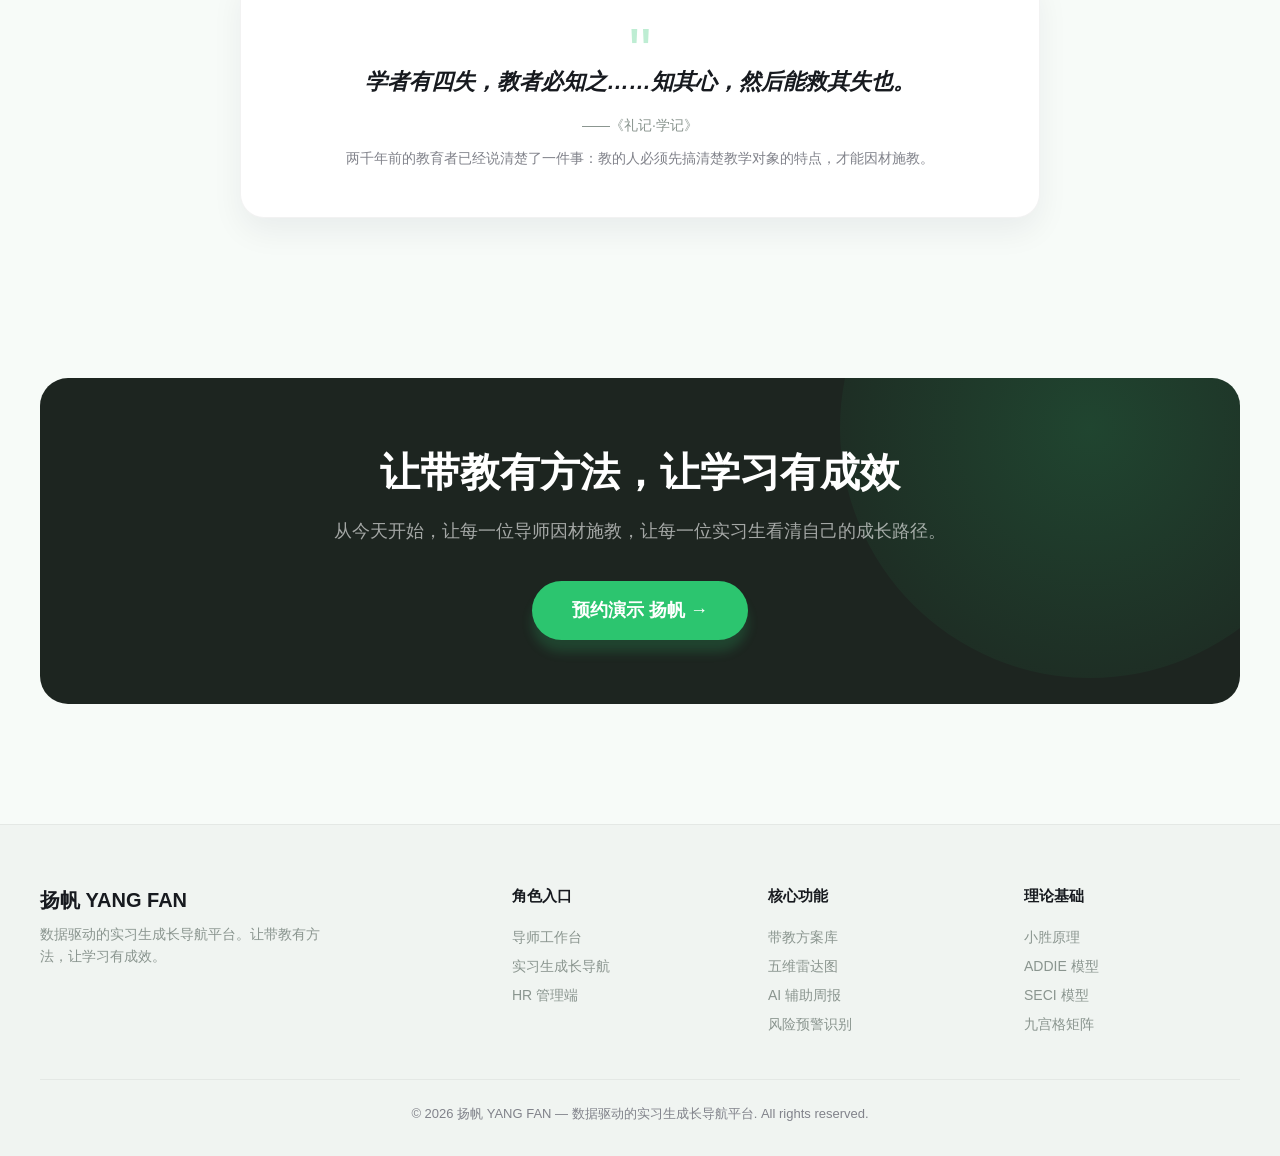
<file: home.html>
<!DOCTYPE html>
<html lang="zh-CN">
<head>
<meta charset="UTF-8">
<meta name="viewport" content="width=device-width, initial-scale=1.0">
<title>扬帆 YANG FAN — 数据驱动的实习生成长导航平台</title>
<style>
/* ===== UNIFIED DESIGN TOKENS (aligned with all system pages) ===== */
:root {
  --green: #2cc56f;
  --green-dark: #16a34a;
  --green-light: #ecfdf5;
  --green-gradient: linear-gradient(180deg, #2cc56f 0%, #BEDC7C 100%);
  --red: #ff2056;
  --red-light: #fff0f0;
  --yellow: #dca12b;
  --yellow-light: #fff8e6;
  --purple: #DD9ADC;
  --purple-light: #f8f0ff;
  --text: #1d2520;
  --text-heading: #171a1f;
  --text-secondary: #8a958f;
  --text-muted: #80828a;
  --text-nav: #666973;
  --text-label: #777f8f;
  --bg-app: #f7fbf8;
  --bg-card: #FFFFFF;
  --bg-stat: #f8f9fb;
  --bg-dark: #1d2520;
  --border: rgba(0,0,0,0.05);
  --border-header: #eef2ef;
  --shadow-card: 0px 14px 32px rgba(8,15,52,0.06);
  --shadow-sm: 0px 1px 16px rgba(0,0,0,0.1);
  --shadow-green: 0px 12px 11px rgba(44,197,111,0.2);
  --font: 'Inter', 'Segoe UI', -apple-system, BlinkMacSystemFont, 'PingFang SC', 'Microsoft YaHei', sans-serif;
  --r-pill: 9999px;
  --r-btn: 16px;
  --r-card: 24px;
  --r-section: 28px;
  --t-fast: 0.2s cubic-bezier(0.4,0,0.2,1);
  --t-smooth: 0.3s cubic-bezier(0.4,0,0.2,1);
  --t-spring: 0.5s cubic-bezier(0.34,1.56,0.64,1);
}

*, *::before, *::after { box-sizing: border-box; margin: 0; padding: 0; }
html { font-size: 16px; -webkit-font-smoothing: antialiased; scroll-behavior: smooth; }
body { font-family: var(--font); background: var(--bg-app); color: var(--text); line-height: 1.5; overflow-x: hidden; }
::-webkit-scrollbar { width: 5px; }
::-webkit-scrollbar-thumb { background: #ccd0d5; border-radius: 3px; }

/* ===== NAVIGATION ===== */
.nav { position: fixed; top: 0; left: 0; right: 0; z-index: 1000; background: rgba(255,255,255,0.92); backdrop-filter: blur(12px); border-bottom: 0.571px solid var(--border-header); height: 72px; display: flex; align-items: center; padding: 0 40px; transition: all var(--t-smooth); }
.nav.scrolled { box-shadow: 0px 4px 20px rgba(8,15,52,0.06); }
.nav-brand { display: flex; align-items: center; gap: 10px; text-decoration: none; }
.nav-brand h1 { font-size: 22px; font-weight: 800; color: var(--text-heading); letter-spacing: -0.4px; font-family: 'Segoe UI', var(--font); }
.nav-brand span { font-size: 13px; color: var(--text-secondary); font-weight: 500; }
.nav-links { display: flex; gap: 32px; align-items: center; margin-left: auto; margin-right: 24px; }
.nav-links a { text-decoration: none; font-size: 15px; font-weight: 500; color: var(--text-nav); transition: color var(--t-fast); }
.nav-links a:hover { color: var(--green-dark); }
.nav-cta { padding: 10px 24px; background: var(--green); color: #fff; border: none; border-radius: var(--r-pill); font-size: 15px; font-weight: 600; cursor: pointer; font-family: var(--font); transition: all var(--t-fast); white-space: nowrap; }
.nav-cta:hover { filter: brightness(0.92); transform: translateY(-1px); box-shadow: var(--shadow-green); }

/* ===== HERO ===== */
.hero { min-height: 100vh; display: flex; align-items: center; justify-content: center; padding: 120px 40px 80px; position: relative; overflow: hidden; }
.hero-bg { position: absolute; inset: 0; pointer-events: none; }
.hero-bg .s1 { position: absolute; width: 900px; height: 900px; background: radial-gradient(circle, rgba(44,197,111,0.18), rgba(190,220,124,0.03)); border-radius: 50%; right: -200px; top: -150px; }
.hero-bg .s2 { position: absolute; width: 600px; height: 600px; background: radial-gradient(circle, rgba(44,197,111,0.12), rgba(248,212,200,0.04)); border-radius: 50%; left: -100px; bottom: -100px; }
.hero-bg .s3 { position: absolute; width: 400px; height: 400px; background: radial-gradient(circle, rgba(221,154,220,0.15), transparent); border-radius: 50%; left: 40%; top: 40%; }
.hero-content { max-width: 720px; position: relative; z-index: 2; text-align: center; }
.hero-badge { display: inline-flex; align-items: center; gap: 8px; background: var(--green-light); color: var(--green-dark); padding: 6px 16px; border-radius: var(--r-pill); font-size: 14px; font-weight: 600; margin-bottom: 24px; }
.hero-badge .dot { width: 8px; height: 8px; background: var(--green); border-radius: 50%; animation: pulse-dot 2s ease-in-out infinite; }
@keyframes pulse-dot { 0%, 100% { opacity: 1; transform: scale(1); } 50% { opacity: 0.5; transform: scale(1.5); } }
.hero-title { font-size: 56px; font-weight: 800; color: var(--text-heading); line-height: 1.15; letter-spacing: -1.2px; margin-bottom: 24px; }
.hero-title em { font-style: normal; background: var(--green-gradient); -webkit-background-clip: text; -webkit-text-fill-color: transparent; background-clip: text; }
.hero-desc { font-size: 18px; color: var(--text-secondary); line-height: 1.7; margin-bottom: 36px; max-width: 620px; margin-left: auto; margin-right: auto; }
.hero-btns { display: flex; gap: 16px; align-items: center; justify-content: center; }
.btn-primary { padding: 14px 32px; background: var(--green); color: #fff; border: none; border-radius: var(--r-pill); font-size: 17px; font-weight: 700; cursor: pointer; font-family: var(--font); transition: all var(--t-fast); box-shadow: var(--shadow-green); }
.btn-primary:hover { filter: brightness(0.92); transform: translateY(-2px); }
.btn-secondary { padding: 14px 32px; background: var(--bg-card); color: var(--text-heading); border: 1.5px solid #d8dcd9; border-radius: var(--r-pill); font-size: 17px; font-weight: 600; cursor: pointer; font-family: var(--font); transition: all var(--t-fast); }
.btn-secondary:hover { border-color: var(--green); color: var(--green-dark); }
.hero-visual { position: absolute; right: -80px; top: 50%; transform: translateY(-50%); z-index: 1; pointer-events: none; }
.hero-visual .float-card { background: var(--bg-card); border-radius: var(--r-card); box-shadow: var(--shadow-card); padding: 24px; position: absolute; animation: float 6s ease-in-out infinite; }
.hero-visual .float-card.c1 { width: 280px; top: -120px; right: 200px; animation-delay: 0s; }
.hero-visual .float-card.c2 { width: 240px; top: 60px; right: 380px; animation-delay: -2s; }
.hero-visual .float-card.c3 { width: 260px; top: 160px; right: 160px; animation-delay: -4s; }
@keyframes float { 0%, 100% { transform: translateY(0); } 50% { transform: translateY(-18px); } }
.float-card .fc-header { display: flex; align-items: center; gap: 10px; margin-bottom: 12px; }
.float-card .fc-av { width: 36px; height: 36px; border-radius: 50%; display: flex; align-items: center; justify-content: center; color: #fff; font-weight: 700; font-size: 13px; }
.float-card .fc-av.g { background: linear-gradient(135deg, var(--green), #34D399); }
.float-card .fc-av.p { background: linear-gradient(135deg, #6366F1, #8B5CF6); }
.float-card .fc-av.o { background: linear-gradient(135deg, #F59E0B, #FBBF24); }
.float-card .fc-name { font-weight: 700; font-size: 14px; }
.float-card .fc-role { font-size: 11px; color: var(--text-muted); }
.float-card .fc-stat { font-size: 28px; font-weight: 800; color: var(--green); }
.float-card .fc-label { font-size: 12px; color: var(--text-label); }
.float-card .fc-bars { display: flex; gap: 4px; align-items: flex-end; height: 36px; margin-top: 8px; }
.float-card .fc-bar { width: 8px; border-radius: 4px; background: var(--green); opacity: 0.3; }
.float-card .fc-bar.hi { opacity: 1; }

/* ===== SECTION COMMONS ===== */
.section { padding: 100px 40px; }
.section-label { font-size: 14px; font-weight: 700; color: var(--green); text-transform: uppercase; letter-spacing: 1.5px; margin-bottom: 12px; }
.section-title { font-size: 40px; font-weight: 800; color: var(--text-heading); letter-spacing: -0.6px; line-height: 1.2; margin-bottom: 16px; }
.section-desc { font-size: 18px; color: var(--text-secondary); line-height: 1.7; max-width: 600px; }
.container { max-width: 1200px; margin: 0 auto; }

/* ===== PROBLEM SECTION ===== */
.problem-grid { display: grid; grid-template-columns: repeat(3, 1fr); gap: 24px; margin-top: 56px; }
.problem-card { background: var(--bg-card); border: 0.571px solid var(--border); border-radius: var(--r-card); padding: 32px; transition: all var(--t-smooth); position: relative; overflow: hidden; }
.problem-card:hover { transform: translateY(-4px); box-shadow: var(--shadow-card); }
.problem-card::before { content: ''; position: absolute; top: 0; left: 0; right: 0; height: 3px; border-radius: 3px 3px 0 0; }
.problem-card.p1::before { background: var(--red); }
.problem-card.p2::before { background: var(--yellow); }
.problem-card.p3::before { background: var(--purple); }
.problem-card .pc-icon { width: 48px; height: 48px; border-radius: 14px; display: flex; align-items: center; justify-content: center; font-size: 22px; margin-bottom: 20px; }
.problem-card .pc-icon.r { background: var(--red-light); }
.problem-card .pc-icon.y { background: var(--yellow-light); }
.problem-card .pc-icon.p { background: var(--purple-light); }
.problem-card h3 { font-size: 20px; font-weight: 700; color: var(--text-heading); margin-bottom: 8px; }
.problem-card .pain { font-size: 14px; color: var(--red); font-weight: 600; margin-bottom: 12px; }
.problem-card .fix { font-size: 15px; color: var(--text-secondary); line-height: 1.6; }
.problem-card .arrow-row { display: flex; align-items: center; gap: 8px; margin: 16px 0; }
.problem-card .arrow-row .line { flex: 1; height: 1px; background: #e5e8e6; }
.problem-card .arrow-row .arrow { font-size: 18px; color: var(--green); }

/* ===== HOW IT WORKS ===== */
.how-section { background: var(--bg-dark); color: #fff; padding: 100px 40px; }
.how-section .section-label { color: rgba(255,255,255,0.7); }
.how-section .section-title { color: #fff; }
.how-section .section-desc { color: rgba(255,255,255,0.6); }
.flow-row { display: flex; align-items: center; justify-content: center; gap: 0; margin-top: 56px; flex-wrap: wrap; }
.flow-step { text-align: center; flex: 0 0 160px; position: relative; }
.flow-step .step-num { width: 64px; height: 64px; border-radius: 50%; display: flex; align-items: center; justify-content: center; font-size: 22px; font-weight: 800; margin: 0 auto 16px; transition: all var(--t-smooth); }
.flow-step .step-num.s1 { background: rgba(44,197,111,0.25); color: #2cc56f; }
.flow-step .step-num.s2 { background: rgba(99,102,241,0.25); color: #a5b4fc; }
.flow-step .step-num.s3 { background: rgba(245,158,11,0.25); color: #fbbf24; }
.flow-step .step-num.s4 { background: rgba(59,130,246,0.25); color: #93c5fd; }
.flow-step .step-num.s5 { background: rgba(221,154,220,0.25); color: #DD9ADC; }
.flow-step .step-label { font-size: 15px; font-weight: 700; }
.flow-step .step-sub { font-size: 12px; color: rgba(255,255,255,0.5); margin-top: 4px; }
.flow-arrow { flex: 0 0 60px; display: flex; align-items: center; justify-content: center; font-size: 24px; color: rgba(255,255,255,0.3); }

/* ===== ROLES SECTION ===== */
.roles-grid { display: grid; grid-template-columns: repeat(3, 1fr); gap: 24px; margin-top: 56px; }
.role-card { background: var(--bg-card); border: 0.571px solid var(--border); border-radius: var(--r-card); padding: 36px 28px; text-align: center; transition: all var(--t-smooth); cursor: pointer; text-decoration: none; display: block; color: inherit; }
.role-card:hover { transform: translateY(-6px); box-shadow: var(--shadow-card); }
.role-card .rc-icon { width: 72px; height: 72px; border-radius: 22px; display: flex; align-items: center; justify-content: center; font-size: 30px; margin: 0 auto 20px; }
.role-card .rc-icon.hr { background: linear-gradient(135deg, #eef7f1, #dcfce7); }
.role-card .rc-icon.mentor { background: linear-gradient(135deg, #eef1ff, #dbeafe); }
.role-card .rc-icon.intern { background: linear-gradient(135deg, #fef3c7, #fffbeb); }
.role-card h3 { font-size: 22px; font-weight: 700; color: var(--text-heading); margin-bottom: 8px; }
.role-card .rc-subtitle { font-size: 13px; color: var(--text-muted); margin-bottom: 16px; }
.role-card .rc-features { list-style: none; text-align: left; }
.role-card .rc-features li { font-size: 14px; color: var(--text-secondary); padding: 6px 0; display: flex; align-items: flex-start; gap: 8px; line-height: 1.5; }
.role-card .rc-features li::before { content: '✓'; color: var(--green); font-weight: 700; flex-shrink: 0; }
.role-card .rc-link { display: inline-flex; align-items: center; gap: 6px; margin-top: 20px; font-size: 14px; font-weight: 600; color: var(--green); transition: gap var(--t-fast); }
.role-card:hover .rc-link { gap: 10px; }

/* ===== FEATURES ===== */
.features-grid { display: grid; grid-template-columns: repeat(2, 1fr); gap: 24px; margin-top: 56px; }
.feature-card { background: var(--bg-card); border: 0.571px solid var(--border); border-radius: var(--r-card); padding: 32px; display: flex; gap: 20px; transition: all var(--t-smooth); }
.feature-card:hover { box-shadow: var(--shadow-card); }
.feature-card .ft-icon { width: 56px; height: 56px; border-radius: 16px; display: flex; align-items: center; justify-content: center; font-size: 26px; flex-shrink: 0; }
.feature-card .ft-icon.g { background: var(--green-light); }
.feature-card .ft-icon.b { background: #dbeafe; }
.feature-card .ft-icon.p { background: var(--purple-light); }
.feature-card .ft-icon.y { background: var(--yellow-light); }
.feature-card .ft-info h4 { font-size: 18px; font-weight: 700; color: var(--text-heading); margin-bottom: 6px; }
.feature-card .ft-info p { font-size: 14px; color: var(--text-secondary); line-height: 1.6; }
.feature-card .ft-info .ft-tag { display: inline-block; padding: 3px 10px; border-radius: var(--r-pill); font-size: 11px; font-weight: 700; margin-top: 8px; }
.ft-tag.g { background: var(--green-light); color: var(--green-dark); }
.ft-tag.b { background: #dbeafe; color: #2b7fff; }
.ft-tag.p { background: var(--purple-light); color: #9333ea; }
.ft-tag.y { background: var(--yellow-light); color: #a16207; }

/* ===== STATS ===== */
.stats-section { background: var(--bg-dark); padding: 80px 40px; color: #fff; }
.stats-row { display: flex; justify-content: center; gap: 80px; flex-wrap: wrap; }
.stat-item { text-align: center; }
.stat-item .stat-num { font-size: 56px; font-weight: 800; color: var(--green); line-height: 1; }
.stat-item .stat-label { font-size: 16px; color: rgba(255,255,255,0.6); margin-top: 8px; }

/* ===== METHODOLOGY ===== */
.method-grid { display: grid; grid-template-columns: repeat(4, 1fr); gap: 20px; margin-top: 56px; }
.method-card { background: var(--bg-card); border: 0.571px solid var(--border); border-radius: var(--r-card); padding: 28px; text-align: center; transition: all var(--t-smooth); }
.method-card:hover { transform: translateY(-4px); box-shadow: var(--shadow-card); }
.method-card .mc-dot { width: 12px; height: 12px; border-radius: 50%; margin: 0 auto 16px; }
.method-card .mc-dot.g { background: var(--green); }
.method-card .mc-dot.p { background: var(--purple); }
.method-card .mc-dot.y { background: var(--yellow); }
.method-card .mc-dot.r { background: var(--red); }
.method-card h4 { font-size: 17px; font-weight: 700; color: var(--text-heading); margin-bottom: 6px; }
.method-card p { font-size: 13px; color: var(--text-secondary); line-height: 1.6; }

/* ===== TESTIMONIAL ===== */
.quote-card { background: var(--bg-card); border: 0.571px solid var(--border); border-radius: var(--r-card); padding: 48px; max-width: 800px; margin: 56px auto 0; text-align: center; box-shadow: var(--shadow-card); }
.quote-card .quote-mark { font-size: 64px; color: var(--green); line-height: 1; opacity: 0.3; margin-bottom: -20px; }
.quote-card .quote-text { font-size: 22px; font-weight: 600; color: var(--text-heading); line-height: 1.6; font-style: italic; margin-bottom: 16px; }
.quote-card .quote-source { font-size: 14px; color: var(--text-secondary); }

/* ===== CTA ===== */
.cta-section { text-align: center; padding: 120px 40px; }
.cta-card { background: var(--bg-dark); border-radius: var(--r-section); padding: 64px 40px; color: #fff; position: relative; overflow: hidden; }
.cta-card::before { content: ''; position: absolute; width: 500px; height: 500px; background: radial-gradient(circle, rgba(44,197,111,0.2), transparent); border-radius: 50%; top: -200px; right: -100px; }
.cta-card .cta-title { font-size: 40px; font-weight: 800; position: relative; z-index: 1; margin-bottom: 16px; }
.cta-card .cta-desc { font-size: 18px; color: rgba(255,255,255,0.6); position: relative; z-index: 1; margin-bottom: 36px; }
.cta-card .btn-primary { font-size: 18px; padding: 16px 40px; position: relative; z-index: 1; }

/* ===== FOOTER ===== */
.footer { background: #f0f4f1; padding: 60px 40px 32px; border-top: 0.571px solid var(--border); }
.footer-grid { display: grid; grid-template-columns: 2fr 1fr 1fr 1fr; gap: 40px; max-width: 1200px; margin: 0 auto 40px; }
.footer-brand h2 { font-size: 20px; font-weight: 800; color: var(--text-heading); margin-bottom: 8px; }
.footer-brand p { font-size: 14px; color: var(--text-secondary); line-height: 1.6; max-width: 280px; }
.footer-col h4 { font-size: 15px; font-weight: 700; color: var(--text-heading); margin-bottom: 16px; }
.footer-col a { display: block; font-size: 14px; color: var(--text-secondary); text-decoration: none; padding: 4px 0; transition: color var(--t-fast); }
.footer-col a:hover { color: var(--green-dark); }
.footer-bottom { border-top: 0.571px solid var(--border); padding-top: 24px; text-align: center; font-size: 13px; color: var(--text-muted); max-width: 1200px; margin: 0 auto; }

/* ===== ANIMATIONS ===== */
@keyframes fadeUp { from { opacity: 0; transform: translateY(24px); } to { opacity: 1; transform: translateY(0); } }
.a-up { animation: fadeUp 0.6s cubic-bezier(0.4,0,0.2,1) both; }
.a-up.d1 { animation-delay: 0.1s; } .a-up.d2 { animation-delay: 0.2s; } .a-up.d3 { animation-delay: 0.3s; } .a-up.d4 { animation-delay: 0.4s; } .a-up.d5 { animation-delay: 0.5s; }

/* ===== FEATURE TABS ===== */
.ft-tabs{display:flex;flex-wrap:wrap;justify-content:center;gap:8px;margin:40px 0 44px}
.ft-tab{
  padding:10px 22px;border-radius:9999px;font-size:15px;font-weight:600;
  cursor:pointer;border:1.5px solid #eef2ef;background:#fff;color:var(--text-nav);
  transition:all 0.25s cubic-bezier(0.16,1,0.3,1);font-family:var(--font);
  display:flex;align-items:center;gap:6px;user-select:none;
}
.ft-tab:hover{background:var(--bg-stat);color:var(--text);border-color:#d8dcd9}
.ft-tab.m{--role:var(--green);--role-light:var(--green-light);--role-dark:var(--green-dark)}
.ft-tab.i{--role:var(--purple);--role-light:var(--purple-light);--role-dark:#9333ea}
.ft-tab.h{--role:#1a56db;--role-light:#eff6ff;--role-dark:#1e40af}
.ft-tab.h.active{box-shadow:0 4px 16px oklch(0.52 0.16 250 / 0.3)}
.ft-tab.active{background:var(--role);color:#fff;border-color:var(--role);box-shadow:0 4px 16px oklch(0.60 0.17 145 / 0.25)}
.ft-tab.i.active{box-shadow:0 4px 16px oklch(0.48 0.16 280 / 0.25)}
.ft-tab.h.active{background:#1a56db;color:#fff;border-color:#1a56db;box-shadow:0 4px 16px oklch(0.52 0.16 250 / 0.3)}
.ft-tab.h.active{box-shadow:0 4px 16px oklch(0.52 0.16 250 / 0.25)}
.ft-tab .tab-icon{font-size:18px}
.ft-tab .tab-arrow{display:none;font-size:12px;transition:transform 0.25s cubic-bezier(0.16,1,0.3,1))}
.ft-tab.active .tab-arrow{display:inline;transform:translateX(2px)}

/* Feature panel */
.ft-panel{display:none}
.ft-panel.active{display:block}
.ft-panel.active .ft-core{animation:fadeUp 0.45s cubic-bezier(0.16,1,0.3,1) both}
.ft-panel.active .ft-core:nth-child(1){animation-delay:0.05s}
.ft-panel.active .ft-core:nth-child(2){animation-delay:0.12s}
.ft-panel.active .ft-aux{animation:fadeUp 0.4s cubic-bezier(0.16,1,0.3,1) both}
.ft-panel.active .ft-aux:nth-child(1){animation-delay:0.19s}
.ft-panel.active .ft-aux:nth-child(2){animation-delay:0.24s}
.ft-panel.active .ft-aux:nth-child(3){animation-delay:0.29s}

/* Core card — prominent */
.ft-core{
  background:var(--bg-card);border:1px solid var(--border);
  border-radius:var(--r-card);padding:36px 32px;
  display:flex;gap:22px;align-items:flex-start;
  transition:all 0.25s cubic-bezier(0.16,1,0.3,1);
  position:relative;overflow:hidden;
}
.ft-core:hover{transform:translateY(-3px);box-shadow:var(--shadow-card)}
.ft-core.m{background:var(--green-light)}
.ft-core.i{background:var(--purple-light)}
.ft-core.h{background:#dbeafe;border-color:#93c5fd}
.ft-core .fc-icon{
  width:56px;height:56px;border-radius:16px;
  display:flex;align-items:center;justify-content:center;
  font-size:26px;flex-shrink:0;
}
.ft-core .fc-icon.m{background:var(--green-light)}
.ft-core .fc-icon.i{background:var(--purple-light)}
.ft-core .fc-icon.h{background:var(--info-light)}
.ft-core h4{font-size:19px;font-weight:700;color:var(--text-heading);margin-bottom:6px}
.ft-core p{font-size:14px;color:var(--text-secondary);line-height:1.65}
.ft-core .fc-badge{
  display:inline-block;padding:2px 10px;border-radius:9999px;
  font-size:11px;font-weight:700;margin-bottom:8px;
}
.ft-core .fc-badge.m{background:var(--green-light);color:var(--green-dark)}
.ft-core .fc-badge.i{background:var(--purple-light);color:var(--purple)}
.ft-core .fc-badge.h{background:var(--info-light);color:var(--info)}

/* Aux card — subdued */
.ft-aux-row{display:grid;grid-template-columns:repeat(3,1fr);gap:12px;margin-top:14px}
.ft-aux{
  background:var(--bg-stat);border:1px solid transparent;
  border-radius:14px;padding:18px 16px;text-align:left;
  transition:all 0.2s ease;
}
.ft-aux:hover{background:#fff;border-color:var(--border);box-shadow:var(--shadow-xs)}
.ft-aux h5{font-size:14px;font-weight:600;color:var(--text-heading);margin-bottom:3px}
.ft-aux p{font-size:12px;color:var(--text-muted);line-height:1.5}

@media(max-width:1024px){
  .ft-aux-row{grid-template-columns:repeat(3,1fr)}
}
@media(max-width:768px){
  .ft-tabs{flex-direction:column;align-items:stretch}
  .ft-tab{justify-content:center}
  .ft-aux-row{grid-template-columns:1fr}
}

/* ===== RESPONSIVE ===== */
@media (max-width: 1200px) {
  .hero-visual { display: none; }
  .features-grid { grid-template-columns: 1fr; }
  .method-grid { grid-template-columns: repeat(2, 1fr); }
}
@media (max-width: 768px) {
  .nav-links { display: none; }
  .hero { padding: 100px 24px 60px; }
  .hero-title { font-size: 36px; }
  .hero-btns { flex-direction: column; align-items: flex-start; }
  .section { padding: 60px 24px; }
  .section-title { font-size: 30px; }
  .problem-grid, .roles-grid { grid-template-columns: 1fr; }
  .flow-row { flex-direction: column; gap: 16px; }
  .flow-arrow { transform: rotate(90deg); }
  .stats-row { gap: 40px; }
  .footer-grid { grid-template-columns: 1fr 1fr; }
  .how-section, .cta-section, .stats-section { padding: 60px 24px; }
}
</style>
</head>
<body>

<!-- ===== NAVIGATION ===== -->
<nav class="nav" id="nav">
  <a href="#" class="nav-brand">
    <h1>扬帆</h1>
    <span>YANG FAN</span>
  </a>
  <div class="nav-links">
    <a href="#problem">痛点</a>
    <a href="#how">方案</a>
    <a href="#roles">角色</a>
    <a href="#features">功能</a>
    <a href="#method">理论</a>
  </div>
  <a href="signin.html" class="nav-cta" style="text-decoration:none">预约演示</a>
</nav>

<!-- ===== HERO ===== -->
<section class="hero" id="hero">
  <div class="hero-bg">
    <div class="s1"></div>
    <div class="s2"></div>
    <div class="s3"></div>
  </div>
  <div class="hero-content">
    <div class="hero-badge a-up">
      <span class="dot"></span> 数据驱动的实习生成长导航平台
    </div>
    <h1 class="hero-title a-up d1">
      让带教<em>有方法</em><br>让学习<em>有成效</em>
    </h1>
    <p class="hero-desc a-up d2">
      一套面向企业实习生的培养数字化管理平台，覆盖 HR 管理端、导师工作台、实习生成长导航三方角色。同一份数据，三面镜子。
    </p>
    <div class="hero-btns a-up d3">
      <a href="signin.html" class="btn-primary" style="display:inline-flex;align-items:center;text-decoration:none">开始使用 →</a>
      <a href="#how"><button class="btn-secondary">了解更多</button></a>
    </div>
  </div>
  <div class="hero-visual">
    <div class="float-card c1">
      <div class="fc-header">
        <div class="fc-av g">马</div>
        <div>
          <div class="fc-name">马老师</div>
          <div class="fc-role">4名学员</div>
        </div>
      </div>
      <div class="fc-stat">78%</div>
      <div class="fc-label">整体健康度</div>
      <div class="fc-bars">
        <div class="fc-bar hi" style="height:28px"></div>
        <div class="fc-bar" style="height:20px"></div>
        <div class="fc-bar hi" style="height:32px"></div>
        <div class="fc-bar" style="height:16px"></div>
        <div class="fc-bar hi" style="height:24px"></div>
      </div>
    </div>
    <div class="float-card c2">
      <div class="fc-header">
        <div class="fc-av p">林</div>
        <div>
          <div class="fc-name">林小夏</div>
          <div class="fc-role">产品实习生 · 42天</div>
        </div>
      </div>
      <div class="fc-stat">82%</div>
      <div class="fc-label">任务完成率</div>
    </div>
    <div class="float-card c3">
      <div class="fc-header">
        <div class="fc-av o">HR</div>
        <div>
          <div class="fc-name">张艺璇</div>
          <div class="fc-role">HR 管理</div>
        </div>
      </div>
      <div class="fc-stat">3</div>
      <div class="fc-label">待处理关键任务</div>
    </div>
  </div>
</section>

<!-- ===== PROBLEM SECTION ===== -->
<section class="section" id="problem">
  <div class="container">
    <p class="section-label a-up">痛点</p>
    <h2 class="section-title a-up d1">三方困在<span style="color:var(--green)">一个问题</span>上</h2>
    <p class="section-desc a-up d2">导师的经验在脑子里、实习生的困惑在私聊里、HR 的判断在追问里——三方没有一个共享的「事实来源」。</p>
    <div class="problem-grid">
      <div class="problem-card p1 a-up d2">
        <div class="pc-icon r">🧑‍🏫</div>
        <h3>导师：凭经验带教</h3>
        <p class="pain">困境：缺乏标准化节奏，信息碎片化</p>
        <div class="arrow-row"><span class="line"></span><span class="arrow">→</span><span class="line"></span></div>
        <p class="fix">多名学员信息散落在不同渠道，不知谁该优先关注；周报堆积反馈滞后。优秀导师的方法论无法复制，随人员流动而消失。</p>
      </div>
      <div class="problem-card p2 a-up d3">
        <div class="pc-icon y">🧑‍🎓</div>
        <h3>实习生：不知身在何处</h3>
        <p class="pain">困境：不知道学什么、处于什么阶段</p>
        <div class="arrow-row"><span class="line"></span><span class="arrow">→</span><span class="line"></span></div>
        <p class="fix">入职后缺乏清晰的成长框架，提交周报迟迟得不到反馈，能力短板不自知，每天在做事但无法串成有意义的成长曲线。</p>
      </div>
      <div class="problem-card p3 a-up d4">
        <div class="pc-icon p">👩‍💼</div>
        <h3>HR：被动应答危机</h3>
        <p class="pain">困境：手动收集信息，风险事后才发现</p>
        <div class="arrow-row"><span class="line"></span><span class="arrow">→</span><span class="line"></span></div>
        <p class="fix">招聘同学频繁追问适岗情况，需手动拼凑答案；导师带教质量不可量化；胜任力问题往往到了转正答辩才暴露。</p>
      </div>
    </div>
  </div>
</section>

<!-- ===== HOW IT WORKS ===== -->
<section class="how-section" id="how">
  <div class="container">
    <p class="section-label a-up">解决方案</p>
    <h2 class="section-title a-up d1">识别 → 诊断 → 动作 → 追踪 → 评估</h2>
    <p class="section-desc a-up d2">五环节数据闭环：培养产出数据 → 评估诊断差异 → 差异驱动因材施教 → 更精准的下一轮培养 → 阶段评估。每循环一次，系统对每位学员的理解便加深一层，让带教从"凭经验"升级为"数据驱动"。</p>
    <div class="flow-row a-up d3">
      <div class="flow-step">
        <div class="step-num s1">🔍</div>
        <div class="step-label">识别</div>
        <div class="step-sub">九宫格双轴定位<br>五维胜任力雷达图</div>
      </div>
      <div class="flow-arrow">→</div>
      <div class="flow-step">
        <div class="step-num s2">🩺</div>
        <div class="step-label">诊断</div>
        <div class="step-sub">业务完成率<br>业务完成质量</div>
      </div>
      <div class="flow-arrow">→</div>
      <div class="flow-step">
        <div class="step-num s3">🎯</div>
        <div class="step-label">动作</div>
        <div class="step-sub">个性化带教策略<br>AI追问实验室</div>
      </div>
      <div class="flow-arrow">→</div>
      <div class="flow-step">
        <div class="step-num s4">📈</div>
        <div class="step-label">追踪</div>
        <div class="step-sub">成长阶段总结<br>成长曲线实时更新</div>
      </div>
      <div class="flow-arrow">→</div>
      <div class="flow-step">
        <div class="step-num s5">🏆</div>
        <div class="step-label">评估</div>
        <div class="step-sub">实时监控成长状态<br>数据驱动转正决策</div>
      </div>
    </div>
  </div>
</section>

<!-- ===== ROLES SECTION ===== -->
<section class="section" id="roles">
  <div class="container">
    <p class="section-label a-up">三方角色</p>
    <h2 class="section-title a-up d1">同一份数据，<span style="color:var(--green)">三面镜子</span></h2>
    <p class="section-desc a-up d2">不是三套独立的工具，而是围绕共享数据层构建的三个协作视角。</p>
    <div class="roles-grid">
      <a href="signin.html?role=mentor" class="role-card a-up d2">
        <div class="rc-icon mentor">🧑‍🏫</div>
        <h3>导师工作台</h3>
        <p class="rc-subtitle">从凭经验到数据驱动 · 因材施教</p>
        <ul class="rc-features">
          <li>Hero 待办面板：周报/任务/社区 三 Tab 聚合</li>
          <li>带教方案库：学→练→审→复盘 有序任务链</li>
          <li>五维雷达图 + 培养建议：诊断→建议→指派 三步闭环</li>
        </ul>
        <span class="rc-link">进入导师工作台 →</span>
      </a>
      <a href="signin.html?role=intern" class="role-card a-up d3">
        <div class="rc-icon intern">🧑‍🎓</div>
        <h3>实习生成长导航</h3>
        <p class="rc-subtitle">从迷茫到清晰 · 成长可见</p>
        <ul class="rc-features">
          <li>五维雷达图 + 短板高亮：看见自己的能力形状</li>
          <li>四阶段成长导航：融入→成长→实战→总结</li>
          <li>AI 辅助周报：梳理结构/追问细节/润色表达</li>
        </ul>
        <span class="rc-link">进入实习生工作台 →</span>
      </a>
      <a href="signin.html?role=hr" class="role-card a-up d4">
        <div class="rc-icon hr">👩‍💼</div>
        <h3>HR 管理端</h3>
        <p class="rc-subtitle">从被动应答到主动发现 · 数据驱动</p>
        <ul class="rc-features">
          <li>部门药丸筛选 + 全局 KPI：一键下钻任意部门</li>
          <li>团队能力叠加雷达图：组织层面能力诊断</li>
          <li>风险预警自动识别：异常信号实时呈现在待办面板</li>
        </ul>
        <span class="rc-link">进入 HR 工作台 →</span>
      </a>
    </div>
  </div>
</section>

<!-- ===== FEATURES ===== -->
<section class="section" id="features" style="background: #fff;">
  <div class="container">
    <p class="section-label a-up">核心功能</p>
    <h2 class="section-title a-up d1">三大视角 · <span style="color:var(--green)">六大核心亮点</span></h2>
    <p class="section-desc a-up d2">每个角色两个核心能力，其余功能环抱四周。点击切换视角。</p>

    <!-- Tab pills -->
    <div class="ft-tabs a-up d2" id="ftTabs">
      <button class="ft-tab m active" data-role="mentor">
        <span class="tab-icon">🧑‍🏫</span> 导师视角 <span class="tab-arrow">→</span>
      </button>
      <button class="ft-tab i" data-role="intern">
        <span class="tab-icon">🧑‍🎓</span> 实习生视角 <span class="tab-arrow">→</span>
      </button>
      <button class="ft-tab h" data-role="hr">
        <span class="tab-icon">👩‍💼</span> HR 视角 <span class="tab-arrow">→</span>
      </button>
    </div>

    <!-- ====== 导师 ====== -->
    <div class="ft-panel active" data-panel="mentor">
      <div class="features-grid" style="margin-top:0">
        <div class="ft-core m">
          <div class="fc-icon m">📚</div>
          <div>
            <span class="fc-badge m">★ 核心亮点</span>
            <h4>带教方案库</h4>
            <p>针对学员画像（岗位-阶段-短板）组装「学微课→做练习→接受Review→复盘面谈」有序任务链，一键指派。优秀方案在广场展示复用数据，隐性经验转化为组织资产。</p>
          </div>
        </div>
        <div class="ft-core m">
          <div class="fc-icon m">📡</div>
          <div>
            <span class="fc-badge m">★ 核心亮点</span>
            <h4>五维雷达图 + 培养建议</h4>
            <p>展示团队能力剖面，自动标注最低维度，右侧同步推送针对性培养内容与指派按钮，实现诊断→建议→指派三步闭环。</p>
          </div>
        </div>
      </div>
      <div class="ft-aux-row">
        <div class="ft-aux"><h5>📋 Hero 待办面板</h5><p>周报·任务·社区 三Tab，数字计数器</p></div>
        <div class="ft-aux"><h5>🟢🟣🔴 健康快照三卡片</h5><p>高潜/正常/需关注分层，风险前置</p></div>
        <div class="ft-aux"><h5>💬 SBI 周报评阅</h5><p>情境→行为→影响，结构化反馈</p></div>
      </div>
    </div>

    <!-- ====== 实习生 ====== -->
    <div class="ft-panel" data-panel="intern">
      <div class="features-grid" style="margin-top:0">
        <div class="ft-core i">
          <div class="fc-icon i">🤖</div>
          <div>
            <span class="fc-badge i">★ 核心亮点</span>
            <h4>AI 辅助周报</h4>
            <p>AI 退后一步，提供梳理结构、追问细节、润色表达三种认知辅助。追问用预置题库而非 AI 生成——AI 是认知脚手架，教思考不代笔。</p>
          </div>
        </div>
        <div class="ft-core i">
          <div class="fc-icon i">🕐</div>
          <div>
            <span class="fc-badge i">★ 核心亮点</span>
            <h4>方案步骤时间线</h4>
            <p>将导师方案展开为垂直时间线，展示学→练→审→复盘逻辑链条。当前步骤高亮带操作按钮，支持标记阻塞主动举手求助。</p>
          </div>
        </div>
      </div>
      <div class="ft-aux-row">
        <div class="ft-aux"><h5>📊 五维能力雷达图</h5><p>五个维度评分，短板红色标注</p></div>
        <div class="ft-aux"><h5>🗺️ 四阶段成长导航</h5><p>融入→成长→实战→总结，时间地图</p></div>
        <div class="ft-aux"><h5>⭐ 导师寄语 + 激励徽章</h5><p>正向反馈即时化、可视化</p></div>
      </div>
    </div>

    <!-- ====== HR ====== -->
    <div class="ft-panel" data-panel="hr">
      <div class="features-grid" style="margin-top:0">
        <div class="ft-core h">
          <div class="fc-icon h">📊</div>
          <div>
            <span class="fc-badge h">★ 核心亮点</span>
            <h4>团队能力叠加雷达图</h4>
            <p>五维雷达图同时叠加三个部门的能力曲线 + 公司平均基准线，自动计算差距并告警（≥0.5 黄色 / ≥0.8 红色），为部门对比提供统一视觉坐标系。</p>
          </div>
        </div>
        <div class="ft-core h">
          <div class="fc-icon h">⚠️</div>
          <div>
            <span class="fc-badge h">★ 核心亮点</span>
            <h4>风险预警自动识别</h4>
            <p>系统自动识别异常信号（连续3周业务偏弱、导师健康分骤降、周报超48小时未评阅），在Hero待办面板与KPI卡片中实时呈现，无需HR主动搜索。</p>
          </div>
        </div>
      </div>
      <div class="ft-aux-row">
        <div class="ft-aux"><h5>💊 部门药丸筛选</h5><p>一键切换，所有图表同步更新</p></div>
        <div class="ft-aux"><h5>❤️ 导师健康分体系</h5><p>0-100 量化，<75 自动预警</p></div>
        <div class="ft-aux"><h5>✅ 方案审核 + 方案广场</h5><p>知识资产守门人，复用数据自传播</p></div>
      </div>
    </div>
  </div>
</section>

<!-- ===== STATS ===== -->
<section class="stats-section">
  <div class="container">
    <div class="stats-row">
      <div class="stat-item a-up">
        <div class="stat-num">20</div>
        <div class="stat-label">实习生覆盖</div>
      </div>
      <div class="stat-item a-up d1">
        <div class="stat-num">6</div>
        <div class="stat-label">认证导师</div>
      </div>
      <div class="stat-item a-up d2">
        <div class="stat-num">3</div>
        <div class="stat-label">核心部门</div>
      </div>
      <div class="stat-item a-up d3">
        <div class="stat-num">5</div>
        <div class="stat-label">闭环环节</div>
      </div>
      <div class="stat-item a-up d4">
        <div class="stat-num">12x</div>
        <div class="stat-label">开发效率提升</div>
      </div>
    </div>
  </div>
</section>

<!-- ===== METHODOLOGY ===== -->
<section class="section" id="method">
  <div class="container">
    <p class="section-label a-up">理论底座</p>
    <h2 class="section-title a-up d1">建立在三重理论交叉验证之上</h2>
    <p class="section-desc a-up d2">学习理论 × 教学设计理论 × 人才发展理论，围绕"知其心 → 施其教 → 验其效 → 聚其道"梯度铺开。</p>
    <div class="method-grid">
      <div class="method-card a-up d2">
        <div class="mc-dot g"></div>
        <h4>小胜原理</h4>
        <p>设置阶段性里程碑、进度可视化，帮助学员清晰掌控转正节奏，有效减轻迷茫感。</p>
      </div>
      <div class="method-card a-up d2">
        <div class="mc-dot p"></div>
        <h4>ADDIE 模型</h4>
        <p>分析 → 设计 → 开发 → 实施 → 评估，将教学设计五步流程完整嵌入系统功能。</p>
      </div>
      <div class="method-card a-up d3">
        <div class="mc-dot y"></div>
        <h4>SECI 知识萃取</h4>
        <p>社会化 → 外显化 → 组合化 → 内隐化，将个人经验转化为组织知识资产。</p>
      </div>
      <div class="method-card a-up d3">
        <div class="mc-dot r"></div>
        <h4>九宫格人才矩阵</h4>
        <p>绩效 × 潜力双轴定位，辅以四级色标自动触发差异化培养策略，推动数据驱动决策。</p>
      </div>
    </div>
  </div>
</section>

<!-- ===== QUOTE ===== -->
<section class="section" style="padding-bottom: 40px;">
  <div class="container">
    <div class="quote-card a-up">
      <div class="quote-mark">"</div>
      <p class="quote-text">学者有四失，教者必知之……知其心，然后能救其失也。</p>
      <p class="quote-source">——《礼记·学记》</p>
      <p style="margin-top: 12px; font-size: 14px; color: var(--text-muted);">
        两千年前的教育者已经说清楚了一件事：教的人必须先搞清楚教学对象的特点，才能因材施教。
      </p>
    </div>
  </div>
</section>

<!-- ===== CTA ===== -->
<section class="cta-section">
  <div class="container">
    <div class="cta-card a-up">
      <h2 class="cta-title">让带教有方法，让学习有成效</h2>
      <p class="cta-desc">从今天开始，让每一位导师因材施教，让每一位实习生看清自己的成长路径。</p>
      <a href="signin.html" class="btn-primary" style="display:inline-flex;align-items:center;text-decoration:none">预约演示 扬帆 →</a>
    </div>
  </div>
</section>

<!-- ===== FOOTER ===== -->
<footer class="footer">
  <div class="footer-grid">
    <div class="footer-brand">
      <h2>扬帆 YANG FAN</h2>
      <p>数据驱动的实习生成长导航平台。让带教有方法，让学习有成效。</p>
    </div>
    <div class="footer-col">
      <h4>角色入口</h4>
      <a href="signin.html">导师工作台</a>
      <a href="signin.html">实习生成长导航</a>
      <a href="signin.html">HR 管理端</a>
    </div>
    <div class="footer-col">
      <h4>核心功能</h4>
      <a href="#features">带教方案库</a>
      <a href="#features">五维雷达图</a>
      <a href="#features">AI 辅助周报</a>
      <a href="#features">风险预警识别</a>
    </div>
    <div class="footer-col">
      <h4>理论基础</h4>
      <a href="#method">小胜原理</a>
      <a href="#method">ADDIE 模型</a>
      <a href="#method">SECI 模型</a>
      <a href="#method">九宫格矩阵</a>
    </div>
  </div>
  <div class="footer-bottom">
    <p>© 2026 扬帆 YANG FAN — 数据驱动的实习生成长导航平台. All rights reserved.</p>
  </div>
</footer>

<script>
// Nav scroll shadow
window.addEventListener('scroll', function() {
  document.getElementById('nav').classList.toggle('scrolled', window.scrollY > 20);
});

// Feature Tab Switching
(function(){
  var tabs = document.querySelectorAll('.ft-tab');
  var panels = document.querySelectorAll('.ft-panel');
  var activePanel = panels[0];
  var switching = false;

  tabs.forEach(function(tab){
    tab.addEventListener('click', function(){
      if (switching || tab.classList.contains('active')) return;
      switching = true;

      var role = tab.dataset.role;

      // Update tabs
      tabs.forEach(function(t){ t.classList.remove('active'); });
      tab.classList.add('active');

      // Switch panels — hide current, show target
      panels.forEach(function(p){
        if (p.dataset.panel === role) {
          p.style.display = 'block';
          // Reset animations by forcing reflow then adding class
          p.classList.remove('active');
          void p.offsetWidth;
          p.classList.add('active');
          activePanel = p;
        } else {
          p.classList.remove('active');
          p.style.display = 'none';
        }
      });

      setTimeout(function(){ switching = false; }, 450);
    });
  });
})();

// Scroll-triggered animations
(function() {
  var observer = new IntersectionObserver(function(entries) {
    entries.forEach(function(entry) {
      if (entry.isIntersecting) {
        entry.target.style.animationPlayState = 'running';
      }
    });
  }, { threshold: 0.1 });

  document.querySelectorAll('.a-up').forEach(function(el) {
    observer.observe(el);
  });
})();

// Smooth scroll for anchor links
document.querySelectorAll('a[href^="#"]').forEach(function(link) {
  link.addEventListener('click', function(e) {
    e.preventDefault();
    var target = document.querySelector(this.getAttribute('href'));
    if (target) {
      target.scrollIntoView({ behavior: 'smooth', block: 'start' });
    }
  });
});
</script>
</body>
</html>
</file>
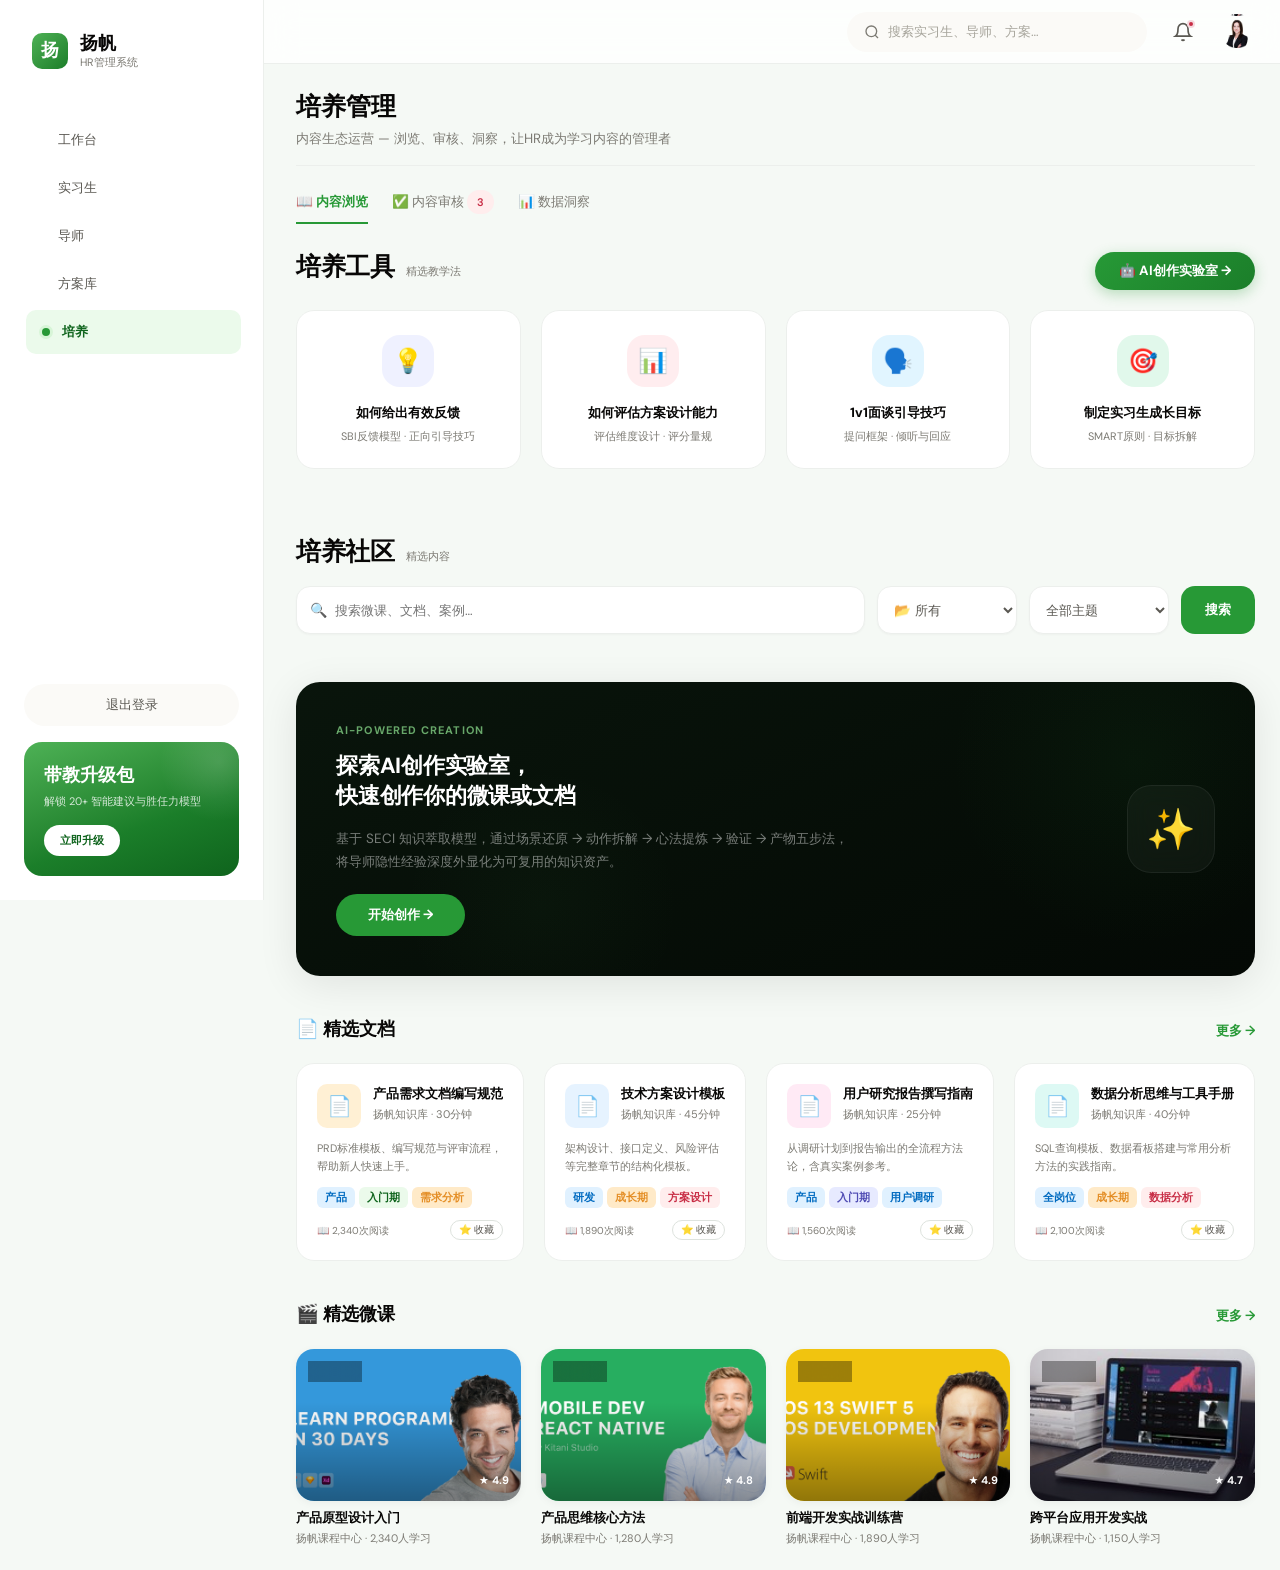
<file: hr_cul.html>
<!DOCTYPE html>
<html lang="zh-CN">
<head>
<meta charset="UTF-8">
<meta name="viewport" content="width=device-width, initial-scale=1.0">
<title>扬帆 · HR管理工作台</title>
<link rel="preconnect" href="https://fonts.googleapis.com">
<link rel="preconnect" href="https://fonts.gstatic.com" crossorigin>
<link href="https://fonts.googleapis.com/css2?family=DM+Sans:opsz,wght@9..40,400;9..40,500;9..40,600;9..40,700;9..40,800&display=swap" rel="stylesheet">
<style>

/* ================================================================
  YANG FAN · MENTOR WORKBENCH V3 — Modern Minimalist Design System
  Design Tokens: OKLCH Color Space · 8pt Grid · DM Sans · ease-out
  ================================================================ */
:root {
 /* ── Spring Green Palette (OKLCH) ── */
 --green-50: oklch(0.97 0.025 145);
 --green-100: oklch(0.94 0.05 145);
 --green-200: oklch(0.88 0.09 145);
 --green-300: oklch(0.78 0.13 145);
 --green-400: oklch(0.68 0.16 145);
 --green-500: oklch(0.60 0.17 145);
 --green-600: oklch(0.52 0.15 145);
 --green-700: oklch(0.44 0.13 145);
 --green-800: oklch(0.36 0.10 145);
 --green-900: oklch(0.28 0.08 145);

 /* ── Warm Neutrals ── */
 --neutral-0:  oklch(1 0 0);
 --neutral-50: oklch(0.985 0.004 96);
 --neutral-100: oklch(0.965 0.007 96);
 --neutral-200: oklch(0.92 0.010 96);
 --neutral-300: oklch(0.86 0.012 96);
 --neutral-400: oklch(0.72 0.012 96);
 --neutral-500: oklch(0.58 0.012 96);
 --neutral-600: oklch(0.46 0.010 96);
 --neutral-700: oklch(0.34 0.008 96);
 --neutral-800: oklch(0.22 0.006 96);
 --neutral-900: oklch(0.13 0.004 96);

 /* ── Semantic Aliases ── */
 --bg-app:    oklch(0.978 0.006 145);
 --bg-card:    var(--neutral-0);
 --bg-header:   oklch(1 0 0 / 0.82);
 --bg-stat:    var(--neutral-50);
 --bg-rec:     var(--neutral-50);
 --bg-nav-active: var(--green-50);
 --bg-sidebar:   var(--neutral-0);

 --primary:     var(--green-500);
 --primary-hover:  var(--green-600);
 --primary-light:  var(--green-50);
 --primary-text:  var(--green-700);

 --text-primary:  var(--neutral-900);
 --text-secondary: var(--neutral-600);
 --text-muted:   var(--neutral-500);
 --text-placeholder:var(--neutral-400);

 --border:     oklch(0.91 0.008 145);
 --border-light:  oklch(0.95 0.005 145);

 --danger:     oklch(0.55 0.19 18);
 --danger-light:  oklch(0.96 0.02 18);
 --warning:     oklch(0.72 0.15 65);
 --warning-light:  oklch(0.96 0.06 65);
 --info:      oklch(0.52 0.16 250);
 --info-light:   oklch(0.95 0.03 250);
 --purple:     oklch(0.48 0.16 280);
 --purple-light:  oklch(0.94 0.03 280);

 /* ── Shadows (Layered, Subtle) ── */
 --shadow-xs: 0 1px 2px oklch(0 0 0 / 0.03);
 --shadow-sm: 0 2px 8px oklch(0 0 0 / 0.05);
 --shadow-md: 0 4px 20px oklch(0 0 0 / 0.07);
 --shadow-lg: 0 8px 40px oklch(0 0 0 / 0.09);
 --shadow-xl: 0 16px 60px oklch(0 0 0 / 0.12);
 --shadow-sidebar: 12px 0 32px oklch(0 0 0 / 0.06);

 /* ── Typography (DM Sans + System) ── */
 --font: 'DM Sans', system-ui, -apple-system, 'PingFang SC', 'Microsoft YaHei', sans-serif;
 --font-heading: 'DM Sans', 'PingFang SC', 'Microsoft YaHei', system-ui, sans-serif;

 /* ── Fluid Typography Scale (1.25 ratio) ── */
 --text-xs:  clamp(0.625rem, 0.6rem + 0.1vw, 0.75rem);  /* 10-12px */
 --text-sm:  clamp(0.75rem, 0.72rem + 0.15vw, 0.875rem); /* 12-14px */
 --text-base: clamp(0.875rem, 0.85rem + 0.2vw, 1rem);   /* 14-16px */
 --text-lg:  clamp(1rem, 0.95rem + 0.25vw, 1.25rem);   /* 16-20px */
 --text-xl:  clamp(1.125rem, 1.05rem + 0.4vw, 1.5rem);  /* 18-24px */
 --text-2xl: clamp(1.25rem, 1.15rem + 0.5vw, 1.75rem);  /* 20-28px */
 --text-3xl: clamp(1.5rem, 1.3rem + 0.8vw, 2.25rem);   /* 24-36px */
 --text-4xl: clamp(1.75rem, 1.4rem + 1.2vw, 3rem);    /* 28-48px */

 --leading-tight: 1.2;
 --leading-normal: 1.5;
 --leading-relaxed:1.7;

 /* ── Spacing (8pt Grid) ── */
 --sp-1: 4px;
 --sp-2: 8px;
 --sp-3: 12px;
 --sp-4: 16px;
 --sp-5: 20px;
 --sp-6: 24px;
 --sp-8: 32px;
 --sp-10: 40px;
 --sp-12: 48px;
 --sp-16: 64px;
 --sp-20: 80px;

 /* ── Border Radii ── */
 --r-sm:  6px;
 --r-md:  10px;
 --r-lg:  14px;
 --r-xl:  18px;
 --r-2xl: 24px;
 --r-full: 9999px;

 /* ── Animation Tokens ── */
 --ease-out:  cubic-bezier(0.16, 1, 0.3, 1);
 --ease-in-out:cubic-bezier(0.65, 0, 0.35, 1);
 --ease-std:  cubic-bezier(0.4, 0, 0.2, 1);
 --dur-fast:  120ms;
 --dur-normal: 200ms;
 --dur-slow:  350ms;
 --dur-page:  400ms;

 /* ── Layout ── */
 --sidebar-w: 264px;
 --topbar-h: 64px;
 --content-max: 1280px;
}

/* ── prefers-reduced-motion ── */
@media (prefers-reduced-motion: reduce) {
 *, *::before, *::after {
  animation-duration: 0.01ms !important;
  animation-iteration-count: 1 !important;
  transition-duration: 0.01ms !important;
 }
}

/* ================================================================
  RESET & BASE
  ================================================================ */
*,*::before,*::after{box-sizing:border-box;margin:0;padding:0}
html{font-size:16px;-webkit-font-smoothing:antialiased;-moz-osx-font-smoothing:grayscale}
body{
 font-family:var(--font);
 background:var(--bg-app);
 color:var(--text-primary);
 line-height:var(--leading-normal);
 display:flex;
 min-height:100vh;
 overflow-x:hidden;
}
::-webkit-scrollbar{width:4px;height:4px}
::-webkit-scrollbar-track{background:transparent}
::-webkit-scrollbar-thumb{background:var(--neutral-300);border-radius:2px}
::selection{background:var(--green-100);color:var(--green-800)}

/* ================================================================
  SIDEBAR — Refined, Minimal
  ================================================================ */
.sidebar{
 width:var(--sidebar-w);
 min-height:100vh;
 background:var(--bg-sidebar);
 position:fixed;top:0;left:0;bottom:0;z-index:100;
 display:flex;flex-direction:column;
 padding:var(--sp-6);
 border-right:1px solid var(--border-light);
}
.sidebar-brand{
 display:flex;align-items:center;gap:var(--sp-3);
 padding:var(--sp-2) var(--sp-2) var(--sp-6);
}
.sidebar-brand .logo-icon{
 width:36px;height:36px;
 background:linear-gradient(135deg,var(--green-400),var(--green-600));
 border-radius:var(--r-md);
 display:flex;align-items:center;justify-content:center;
 color:#fff;font-weight:800;font-size:18px;
 flex-shrink:0;
}
.sb-info h1{font-size:18px;font-weight:700;color:var(--text-primary);letter-spacing:-0.3px;line-height:1.3;font-family:var(--font-heading)}
.sb-info span{font-size:var(--text-xs);color:var(--text-muted);line-height:1.3;display:block}

.sidebar-nav{flex:1;padding-top:var(--sp-6);display:flex;flex-direction:column;gap:var(--sp-1)}
.nav-item{
 display:flex;align-items:center;gap:var(--sp-3);
 padding:var(--sp-3) var(--sp-4);
 border-radius:var(--r-md);
 cursor:pointer;
 transition:all var(--dur-fast) var(--ease-std);
 color:var(--text-secondary);
 font-weight:500;font-size:var(--text-sm);
 border:none;background:none;
 width:100%;font-family:var(--font);
 text-align:left;
}
.nav-item .nav-dot{width:6px;height:6px;border-radius:50%;background:transparent;transition:all var(--dur-fast) var(--ease-std);flex-shrink:0}
.nav-item{transition:all var(--dur-normal) var(--ease-std)}
.nav-item:hover{background:var(--neutral-50);color:var(--text-primary);transform:translateX(2px)}
.nav-item:hover .nav-dot{background:var(--neutral-300);transform:scale(1.3)}
.nav-item.active{background:var(--green-50);color:var(--primary-text);font-weight:600;transform:translateX(2px)}
.nav-item.active .nav-dot{background:var(--primary);width:8px;height:8px;box-shadow:0 0 0 3px var(--green-100);transform:scale(1)}

.btn-logout{
 display:flex;align-items:center;justify-content:center;gap:var(--sp-2);
 padding:var(--sp-3) var(--sp-5);
 background:var(--neutral-50);color:var(--text-secondary);
 border:none;border-radius:var(--r-full);
 cursor:pointer;font-weight:500;font-size:var(--text-sm);
 font-family:var(--font);transition:all var(--dur-fast) var(--ease-std);
 margin-bottom:var(--sp-4);width:100%;
}
.btn-logout:hover{background:var(--neutral-100);color:var(--text-primary)}

.sidebar-bottom{
 background:linear-gradient(160deg,var(--green-400),var(--green-600) 60%,var(--green-700));
 border-radius:var(--r-xl);
 padding:var(--sp-5);
 color:#fff;flex-shrink:0;
 position:relative;overflow:hidden;
}
.sidebar-bottom::before{
 content:'';position:absolute;top:-40px;right:-40px;
 width:120px;height:120px;
 background:radial-gradient(circle,oklch(1 0 0 / 0.15) 0%,transparent 70%);
 border-radius:50%;
}
.sidebar-bottom h3{font-size:var(--text-lg);font-weight:700;margin-bottom:var(--sp-1);color:#fff;position:relative;font-family:var(--font-heading)}
.sidebar-bottom p{font-size:var(--text-xs);color:oklch(1 0 0 / 0.8);margin-bottom:var(--sp-4);line-height:1.4;position:relative}
.btn-white-pill{
 padding:var(--sp-2) var(--sp-4);
 background:#fff;color:var(--green-700);
 border:none;border-radius:var(--r-full);
 font-size:var(--text-xs);font-weight:600;
 cursor:pointer;font-family:var(--font);
 transition:all var(--dur-fast) var(--ease-std);
 position:relative;
}
.btn-white-pill:hover{transform:translateY(-1px);box-shadow:0 4px 16px oklch(0 0 0 / 0.12)}
.btn-white-pill:active{transform:translateY(0) scale(0.97)}

/* ================================================================
  MAIN CONTENT AREA
  ================================================================ */
.main{flex:1;margin-left:var(--sidebar-w);min-height:100vh;display:flex;flex-direction:column}

/* ================================================================
  TOPBAR — Glassmorphism
  ================================================================ */
.topbar{
 background:var(--bg-header);
 backdrop-filter:blur(16px) saturate(180%);
 -webkit-backdrop-filter:blur(16px) saturate(180%);
 border-bottom:1px solid var(--border-light);
 height:var(--topbar-h);
 display:flex;align-items:center;gap:var(--sp-4);
 padding:0 var(--sp-8);
 position:sticky;top:0;z-index:50;
}
.topbar-spacer{flex:1}
.search-box{
 flex:0 0 300px;height:40px;
 background:var(--neutral-50);
 border:1px solid transparent;
 border-radius:var(--r-full);
 display:flex;align-items:center;gap:var(--sp-2);
 padding:0 var(--sp-4);
 transition:all var(--dur-normal) var(--ease-std);
}
.search-box:focus-within{
 background:var(--neutral-0);
 border-color:var(--green-300);
 box-shadow:0 0 0 3px var(--green-50);
}
.search-box svg{width:16px;height:16px;color:var(--text-muted);flex-shrink:0}
.search-box input{border:none;background:transparent;outline:none;font-size:var(--text-sm);color:var(--text-primary);width:100%;font-family:var(--font)}
.search-box input::placeholder{color:var(--text-placeholder)}
.topbar-btn{
 width:40px;height:40px;border-radius:50%;border:none;
 background:transparent;
 display:flex;align-items:center;justify-content:center;
 cursor:pointer;transition:all var(--dur-fast) var(--ease-std);
 flex-shrink:0;position:relative;color:var(--text-secondary);
}
.topbar-btn:hover{background:var(--neutral-50);color:var(--text-primary)}
.topbar-btn:active{transform:scale(0.95)}
.topbar-btn svg{width:20px;height:20px}
.notif-dot{
 position:absolute;top:8px;right:8px;
 width:8px;height:8px;
 background:var(--danger);border-radius:50%;
 border:2px solid var(--bg-header);
}
.topbar-avatar{
 width:36px;height:36px;border-radius:50%;
 background:url(image/avt/tx1.png) center/cover;
 cursor:pointer;border:2px solid transparent;
 transition:all var(--dur-fast) var(--ease-std);
 text-indent:-9999px;overflow:hidden;
 flex-shrink:0;
}
.topbar-avatar:hover{border-color:var(--green-300);transform:scale(1.05)}
.topbar-avatar:active{transform:scale(0.95)}

/* ================================================================
  PAGE TRANSITIONS
  ================================================================ */
.page{display:none;padding:var(--sp-8);flex-direction:column;gap:var(--sp-6);flex:1;max-width:var(--content-max)}
.page.active{display:flex;animation:pageEnter var(--dur-page) var(--ease-std) both}
@keyframes pageEnter{from{opacity:0;transform:translateY(8px)}to{opacity:1;transform:translateY(0)}}

/* ================================================================
  ENTRY ANIMATIONS (Staggered)
  ================================================================ */
.a-up{animation:a-fadeUp var(--dur-slow) var(--ease-std) both}
@keyframes a-fadeUp{from{opacity:0;transform:translateY(10px)}to{opacity:1;transform:translateY(0)}}
@keyframes pulse{0%,100%{opacity:1}50%{opacity:.5}}
.a-up.d1{animation-delay:.04s}.a-up.d2{animation-delay:.08s}.a-up.d3{animation-delay:.12s}.a-up.d4{animation-delay:.16s}.a-up.d5{animation-delay:.20s}

/* ================================================================
  SHARED COMPONENTS
  ================================================================ */
/* ── Section Header ── */
.section-head{display:flex;align-items:center;justify-content:space-between;margin-bottom:var(--sp-4)}
.section-head h3{font-size:var(--text-lg);font-weight:700;color:var(--text-primary);font-family:var(--font-heading)}
.section-head .more{font-size:var(--text-sm);color:var(--primary);cursor:pointer;font-weight:600;transition:opacity var(--dur-fast)}
.section-head .more:hover{opacity:.7}

/* ── Page Title ── */
.page-title-row{margin-bottom:var(--sp-6);padding-bottom:var(--sp-4);border-bottom:1px solid var(--border-light)}
.page-title-row h3{font-size:var(--text-2xl);font-weight:700;color:var(--text-primary);font-family:var(--font-heading)}
.page-title-row p{font-size:var(--text-sm);color:var(--text-muted);margin-top:var(--sp-1)}

/* ── Gradient Divider ── */
.grad-divider{height:1px;background:linear-gradient(90deg,transparent,var(--border-light) 20%,var(--border-light) 80%,transparent);margin:var(--sp-5) 0}

/* ── Badge ── */
.badge-sm{
 background:var(--neutral-50);padding:2px var(--sp-3);
 border-radius:var(--r-full);font-size:var(--text-xs);color:var(--text-muted);
 font-weight:500;
}

/* ── Tags ── */
.tag{padding:3px var(--sp-2);border-radius:var(--r-sm);font-size:var(--text-xs);line-height:1.4;font-weight:600}
.tag.green{background:var(--green-50);color:var(--primary-text)}
.tag.blue{background:var(--info-light);color:var(--info)}
.tag.purple{background:var(--purple-light);color:var(--purple)}
.tag.orange{background:var(--warning-light);color:var(--warning)}
.tag.red{background:var(--danger-light);color:var(--danger)}

/* ── Buttons ── */
.btn-primary{
 padding:var(--sp-2) var(--sp-5);
 background:var(--primary);color:#fff;
 border:none;border-radius:var(--r-full);
 font-size:var(--text-sm);font-weight:600;
 cursor:pointer;font-family:var(--font);
 transition:all var(--dur-fast) var(--ease-std);
 display:inline-flex;align-items:center;justify-content:center;gap:var(--sp-2);
}
.btn-primary:hover{background:var(--primary-hover);transform:translateY(-1px);box-shadow:0 4px 16px oklch(0.6 0.17 145 / 0.3)}
.btn-primary:active{transform:translateY(0) scale(0.97)}
.btn-ghost{
 padding:var(--sp-2) var(--sp-4);
 background:transparent;color:var(--text-secondary);
 border:1px solid var(--border);border-radius:var(--r-full);
 font-size:var(--text-sm);font-weight:500;
 cursor:pointer;font-family:var(--font);
 transition:all var(--dur-fast) var(--ease-std);
 display:inline-flex;align-items:center;justify-content:center;gap:var(--sp-2);
}
.btn-ghost:hover{background:var(--neutral-50);color:var(--text-primary);border-color:var(--neutral-300)}
.btn-ghost:active{transform:scale(0.97)}
.btn-pill-dark{
 padding:var(--sp-1) var(--sp-4);
 background:var(--neutral-800);color:#fff;
 border:none;border-radius:var(--r-full);
 font-size:var(--text-xs);font-weight:500;
 cursor:pointer;font-family:var(--font);
 transition:all var(--dur-fast) var(--ease-std);
}
.btn-pill-dark:hover{background:var(--neutral-900);transform:translateY(-1px)}

/* ── Card Polish ── */
.card-hover{transition:all var(--dur-normal) var(--ease-std);border:1px solid var(--border-light)}
.card-hover:hover{box-shadow:var(--shadow-md);transform:translateY(-2px);border-color:var(--border)}

/* ── Status Badges ── */
.st-badge{
 display:inline-flex;align-items:center;justify-content:center;
 padding:3px var(--sp-3);border-radius:var(--r-full);
 font-size:var(--text-xs);font-weight:600;white-space:nowrap;
 font-family:var(--font);
}
.st-badge.orange{background:var(--danger-light);color:var(--danger)}
.st-badge.blue{background:var(--info-light);color:var(--info)}
.st-badge.green{background:var(--green-50);color:var(--primary-text)}
.st-badge.gray{background:var(--neutral-50);color:var(--text-muted)}
.st-badge.purple{background:var(--purple-light);color:var(--purple)}

/* ── Risk Tags ── */
.risk-tag{padding:3px var(--sp-3);border-radius:var(--r-full);font-size:var(--text-xs);font-weight:600;display:inline-block}
.risk-tag.高{background:var(--danger-light);color:var(--danger)}
.risk-tag.低{background:var(--green-50);color:var(--primary-text)}
.risk-tag.med{background:var(--warning-light);color:var(--warning)}
.fit-bar{width:80px;height:5px;background:var(--neutral-100);border-radius:3px;overflow:hidden}
.fit-fill{height:100%;background:var(--primary);border-radius:3px;width:0;transition:width 1s var(--ease-out)}

/* ================================================================
  PAGE 1: DASHBOARD — Hero + Inline Todo
  ================================================================ */
.hero-card{
 background:linear-gradient(155deg,var(--neutral-800) 0%,var(--neutral-900) 60%,oklch(0.18 0.03 145) 100%);
 border-radius:var(--r-2xl);padding:var(--sp-5) var(--sp-6);
 box-shadow:var(--shadow-lg);margin-bottom:var(--sp-5);
 position:relative;overflow:hidden;
}
.hero-card::after{
 content:'';position:absolute;top:-120px;right:-80px;
 width:400px;height:400px;
 background:radial-gradient(circle,var(--green-500) 0%,transparent 70%);
 opacity:.08;border-radius:50%;pointer-events:none;
}
.hero-card::before{
 content:'';position:absolute;bottom:-80px;left:10%;
 width:350px;height:350px;
 background:radial-gradient(circle,var(--green-400) 0%,transparent 70%);
 opacity:.06;border-radius:50%;pointer-events:none;
}
.hero-grid{display:flex;gap:var(--sp-6);position:relative;z-index:1;align-items:flex-start}
.hero-left{flex:1;display:flex;flex-direction:column;justify-content:center;align-self:center}
.hero-tag{font-size:var(--text-xs);font-weight:700;color:var(--green-300);text-transform:uppercase;letter-spacing:.08em;margin-bottom:var(--sp-2);opacity:.9}
.hero-title{font-size:var(--text-2xl);font-weight:800;color:#fff;line-height:var(--leading-tight);font-family:var(--font-heading);letter-spacing:-0.02em}
.hero-desc{font-size:var(--text-sm);color:oklch(1 0 0 / 0.5);line-height:1.6;margin-top:var(--sp-2);max-width:420px}

/* ── Hero Right: Inline Todo ── */
.hero-todo-panel{flex:0 0 440px;display:flex;flex-direction:column;gap:var(--sp-3)}
.hero-todo-tabs{display:flex;gap:var(--sp-1)}
.hero-todo-tab{
 padding:var(--sp-1) var(--sp-3);border-radius:var(--r-full);
 font-size:var(--text-xs);border:1px solid oklch(1 0 0 / 0.12);
 cursor:pointer;font-family:var(--font);background:transparent;
 color:oklch(1 0 0 / 0.55);transition:all var(--dur-fast) var(--ease-std);
 font-weight:500;white-space:nowrap;
}
.hero-todo-tab:hover{background:oklch(1 0 0 / 0.06);color:oklch(1 0 0 / 0.8)}
.hero-todo-tab.active{background:oklch(1 0 0 / 0.12);color:#fff;border-color:oklch(1 0 0 / 0.2);font-weight:600}
.hero-todo-cards{display:flex;gap:var(--sp-3);flex-wrap:wrap}
.hero-todo-card{
 flex:1;min-width:120px;max-width:200px;
 background:oklch(1 0 0 / 0.06);
 border:1px solid oklch(1 0 0 / 0.08);
 border-radius:var(--r-lg);padding:var(--sp-3) var(--sp-4);
 cursor:pointer;transition:all var(--dur-fast) var(--ease-std);
 backdrop-filter:blur(4px);display:flex;flex-direction:column;gap:var(--sp-2);
 position:relative;overflow:hidden;
}
.hero-todo-card:hover{background:oklch(1 0 0 / 0.1);border-color:oklch(1 0 0 / 0.15);transform:translateY(-1px)}
.hero-todo-card .ht-dot{width:6px;height:6px;border-radius:50%;flex-shrink:0}
.hero-todo-card .ht-dot.urgent{background:var(--danger)}
.hero-todo-card .ht-dot.normal{background:var(--primary)}
.hero-todo-card .ht-text{font-size:var(--text-xs);color:oklch(1 0 0 / 0.85);line-height:1.4;overflow:hidden;display:-webkit-box;-webkit-line-clamp:2;-webkit-box-orient:vertical}
.hero-todo-card .ht-action{font-size:10px;font-weight:600;color:oklch(1 0 0 / 0.7);align-self:flex-end;padding:2px var(--sp-2);background:oklch(1 0 0 / 0.08);border-radius:var(--r-sm);transition:all var(--dur-fast)}
.hero-todo-card:hover .ht-action{background:var(--primary);color:#fff}
.hero-todo-cat{display:none;flex-wrap:wrap;gap:var(--sp-3)}
.hero-todo-cat.active{display:flex}

.stats-row{display:grid;grid-template-columns:repeat(4,1fr);gap:var(--sp-4);margin-bottom:var(--sp-8)}
.stat-card-dash{
 background:var(--bg-card);border:1px solid var(--border-light);
 border-radius:var(--r-lg);padding:var(--sp-5);
 text-align:center;
 box-shadow:var(--shadow-xs);
 transition:all var(--dur-normal) var(--ease-std);
}
.stat-card-dash:hover{transform:translateY(-2px);box-shadow:var(--shadow-md)}
.stat-card-dash .val{font-size:clamp(1.5rem,3vw,2rem);font-weight:800;color:var(--primary);line-height:1.2;font-family:var(--font-heading)}
.stat-card-dash .lbl{font-size:var(--text-xs);color:var(--text-muted);margin-top:var(--sp-1)}

.analysis-card{
 background:var(--bg-card);border:1px solid var(--border-light);
 border-radius:var(--r-2xl);box-shadow:var(--shadow-xs);padding:var(--sp-8);
 transition:all var(--dur-normal) var(--ease-std);
}
.analysis-card:hover{box-shadow:var(--shadow-sm)}
.analysis-grid{display:flex;gap:var(--sp-12)}
.analysis-left{flex:0 0 380px}
.analysis-right{flex:1}
.radar-legend{display:flex;flex-wrap:wrap;gap:var(--sp-4);margin-bottom:var(--sp-4);font-size:var(--text-xs)}
.radar-legend .l1{color:var(--green-700)}.radar-legend .l2{color:var(--info)}.radar-legend .l3{color:var(--warning)}.radar-legend .l4{color:var(--danger)}
.rec-warn{font-size:var(--text-xs);color:var(--warning);line-height:1.5;margin-bottom:var(--sp-4);padding:var(--sp-3) var(--sp-4);background:var(--warning-light);border-radius:var(--r-md)}
.rec-card{
 background:var(--neutral-50);border:1px solid transparent;
 border-radius:var(--r-lg);padding:var(--sp-5);margin-bottom:var(--sp-3);
 transition:all var(--dur-fast) var(--ease-std);cursor:pointer;
}
.rec-card:hover{border-color:var(--border);box-shadow:var(--shadow-sm)}
.rec-card-top{display:flex;justify-content:space-between;font-size:var(--text-xs);color:var(--text-muted);margin-bottom:var(--sp-2)}
.rec-card-title{font-size:var(--text-base);font-weight:700;color:var(--text-primary);display:flex;align-items:center;gap:var(--sp-2);margin-bottom:var(--sp-1)}
.rec-voice{font-size:var(--text-sm);color:var(--text-secondary);margin-bottom:var(--sp-1)}
.rec-desc{font-size:var(--text-xs);color:var(--text-muted);line-height:1.5}
.rec-assign-row{display:flex;justify-content:flex-end;margin-top:var(--sp-3)}

/* ── Shared Table & Cell (used by Page 2) ── */
.table-card{
 flex:1;background:var(--bg-card);border:1px solid var(--border-light);
 border-radius:var(--r-2xl);box-shadow:var(--shadow-xs);padding:var(--sp-6);
}
.table-hd{display:flex;justify-content:space-between;align-items:center;margin-bottom:var(--sp-4)}
.table-hd h3{font-size:var(--text-lg);font-weight:700;color:var(--text-primary);font-family:var(--font-heading)}
.styled-table{width:100%;border-collapse:collapse}
.styled-table th{text-align:left;padding:var(--sp-2) var(--sp-3);font-size:var(--text-xs);font-weight:600;color:var(--text-muted);border-bottom:1px solid var(--border-light);text-transform:uppercase;letter-spacing:.03em}
.styled-table td{padding:var(--sp-3);font-size:var(--text-sm)}
.styled-table tbody tr{border-radius:var(--r-md);transition:all var(--dur-fast) var(--ease-std);cursor:pointer}
.styled-table tbody tr:hover{background:var(--neutral-50)}
.stu-cell{display:flex;align-items:center;gap:var(--sp-3)}
.stu-av{width:32px;height:32px;border-radius:50%;display:flex;align-items:center;justify-content:center;flex-shrink:0;font-weight:700;font-size:12px;color:#fff;text-indent:-9999px;overflow:hidden}
.stu-av.a1{background:url(image/avt/tx3.png) center/cover}.stu-av.a2{background:url(image/avt/tx4.png) center/cover}.stu-av.a3{background:url(image/avt/tx5.png) center/cover}.stu-av.a4{background:url(image/avt/tx6.png) center/cover}
.stu-name{font-weight:600;font-size:var(--text-sm);color:var(--text-primary)}
.stu-role{font-size:var(--text-xs);color:var(--text-muted)}
.score{font-weight:700;font-size:var(--text-sm);color:var(--text-primary)}
.trend-txt{font-size:var(--text-xs);color:var(--text-muted);max-width:140px;white-space:nowrap;overflow:hidden;text-overflow:ellipsis}
/* ===== PAGE LAYOUT ===== */
.page{display:none}.page.active{display:block;padding:var(--sp-5) var(--sp-8)}

/* ===== 3 KPI Sparkline Cards ===== */
.kpi-row{display:grid;grid-template-columns:repeat(3,1fr);gap:var(--sp-4);margin-bottom:var(--sp-4)}
.kpi-spark{background:var(--bg-card);border:1px solid var(--border-light);border-radius:var(--r-xl);padding:var(--sp-4) var(--sp-5);display:flex;align-items:center;gap:var(--sp-4);box-shadow:var(--shadow-xs);transition:all var(--dur-normal) var(--ease-std)}
.kpi-spark:hover{box-shadow:var(--shadow-sm)}
.ks-left{flex:1;min-width:0}
.ks-label{font-size:var(--text-xs);color:var(--text-muted);text-transform:uppercase;letter-spacing:.04em;font-weight:600;margin-bottom:2px}
.ks-val{font-size:32px;font-weight:800;color:var(--text-primary);font-family:var(--font-heading);letter-spacing:-.03em;line-height:1.1}
.ks-sub{font-size:var(--text-xs);color:var(--text-muted);margin-top:2px}
.ks-right{flex:0 0 120px;height:48px}
.ks-sparkline{width:100%;height:100%}

/* ===== 4 Department Pill Filters ===== */
.dept-pills{display:flex;gap:var(--sp-3);margin-bottom:var(--sp-4);align-items:stretch}
.dpill{flex:1;display:flex;align-items:center;justify-content:center;gap:var(--sp-2);padding:var(--sp-4) var(--sp-5);border-radius:var(--r-xl);cursor:pointer;transition:all .3s var(--ease-out);user-select:none;background:var(--bg-card);border:2px solid var(--border-light);color:var(--text-primary);overflow:hidden;white-space:nowrap}
.dpill:hover:not(.on){border-color:var(--border);background:var(--neutral-50)}
.dpill.on{flex:2.5;background:var(--neutral-800);color:#fff;border-color:var(--neutral-800);box-shadow:var(--shadow-md)}
.dpill.on .dp-name,.dpill.on .dp-num,.dpill.on .dp-unit{color:#fff}
.dp-name{font-size:var(--text-sm);font-weight:500;color:var(--text-secondary);transition:color .3s var(--ease-out)}
.dp-num{font-size:var(--text-xl);font-weight:800;font-family:var(--font-heading);transition:color .3s var(--ease-out)}
.dp-unit{font-size:var(--text-xs);color:var(--text-muted);margin-left:2px}

/* ===== CHARTS ROW ===== *//* ===== CHARTS ROW ===== */
.charts-row{display:grid;grid-template-columns:1.22fr 380px;gap:var(--sp-4)}
.chart-wide{flex:1}.chart-narrow{flex-shrink:0}

/* ===== PANEL ===== */
.panel{background:var(--bg-card);border:1px solid var(--border-light);border-radius:var(--r-xl);padding:var(--sp-4) var(--sp-5);box-shadow:var(--shadow-xs)}
.panel h4{font-size:var(--text-base);font-weight:700;color:var(--text-primary);margin-bottom:var(--sp-5);font-family:var(--font-heading);display:flex;align-items:center;gap:var(--sp-2)}
.panel-divider{height:1px;background:var(--border-light);margin:var(--sp-6) 0}

/* ===== CHART TABS — Plain text ===== */
.chart-tabs{display:flex;gap:var(--sp-6);width:fit-content}
.ctab{padding:0 0 8px 0;border:none;border-bottom:2px solid transparent;font-size:var(--text-sm);font-weight:500;cursor:pointer;font-family:var(--font);background:transparent;color:var(--text-muted);transition:all var(--dur-fast) var(--ease-std);border-radius:0}
.ctab.active{border-bottom-color:var(--primary);color:var(--primary);font-weight:600;box-shadow:none;background:transparent}
.ctab:hover:not(.active){color:var(--text-primary);border-bottom-color:var(--neutral-300)}

/* ===== STACKED BARS ===== */
.stack-row{display:flex;align-items:center;gap:var(--sp-4);padding:var(--sp-4) var(--sp-2)}
.stack-row .st-label{width:60px;font-size:var(--text-sm);font-weight:500;color:var(--text-primary);flex-shrink:0;text-align:right}
.stack-row .st-bar{flex:1;height:38px;display:flex;gap:5px}
.stack-row .st-seg{height:100%}
.stack-row .st-seg:first-child{border-radius:6px 0 0 6px}.stack-row .st-seg:last-child{border-radius:0 6px 6px 0}
.stack-row .st-val{width:44px;font-size:var(--text-xs);font-weight:600;color:var(--text-secondary);flex-shrink:0;text-align:right}
.chart-note{font-size:var(--text-xs);color:var(--text-muted);line-height:1.6;margin-top:var(--sp-4);padding:var(--sp-3) var(--sp-4);background:var(--bg-stat);border-radius:var(--r-md)}

/* ===== DONUT CHART ===== */
.donut-wrap{display:flex;flex-direction:column;align-items:center;padding:var(--sp-6) 0;gap:var(--sp-2)}
.donut-center{text-align:center;margin-top:-6px}
.donut-num{font-size:var(--text-2xl);font-weight:800;color:var(--text-primary);font-family:var(--font-heading)}
.donut-lbl{display:block;font-size:var(--text-xs);color:var(--text-muted);margin-top:2px}

/* ===== RISK BAR ===== */
.risk-head{font-size:var(--text-sm);font-weight:600;color:var(--text-primary);margin-bottom:var(--sp-4)}
.risk-hbar{height:18px;background:var(--neutral-100);border-radius:var(--r-full);overflow:hidden;display:flex;margin-bottom:var(--sp-3)}
.risk-hbar span{height:100%;min-width:2px}
.risk-tags{display:flex;gap:var(--sp-5);flex-wrap:wrap;margin-bottom:var(--sp-3)}
.risk-tags span{display:flex;align-items:center;gap:6px;font-size:var(--text-xs);color:var(--text-secondary)}.risk-tags .ld{width:8px;height:8px;border-radius:50%}

/* ===== DEPT BARS ===== */
.dept-row{display:flex;align-items:center;gap:var(--sp-3);padding:var(--sp-2) 0}
.dept-row .dr-name{font-size:var(--text-sm);font-weight:500;color:var(--text-primary);width:64px;flex-shrink:0}
.dept-row .dr-track{flex:1;height:18px;background:var(--neutral-100);border-radius:var(--r-full);overflow:hidden}
.dept-row .dr-fill{height:100%;border-radius:var(--r-full);transition:width .5s var(--ease-out);opacity:.85}
.dept-row .dr-val{font-size:var(--text-sm);font-weight:700;color:var(--text-primary);width:48px;text-align:right;flex-shrink:0}

/* ===== MENTOR QUALITY ===== */
.mq-grid{display:grid;grid-template-columns:repeat(3,1fr);gap:var(--sp-4);padding:var(--sp-4) 0}
.mq-card{background:var(--bg-stat);border-radius:var(--r-lg);padding:var(--sp-4);display:flex;align-items:center;gap:var(--sp-3);transition:all var(--dur-normal) var(--ease-std);border:none}
.mq-card:hover{background:var(--bg-card);box-shadow:var(--shadow-sm);transform:translateY(-1px)}
.health-dot{width:10px;height:10px;border-radius:50%;display:inline-block;flex-shrink:0}.health-dot.good{background:var(--primary)}.health-dot.warn{background:var(--warning)}.health-dot.poor{background:var(--danger)}
.badge-sm{display:inline-flex;align-items:center;justify-content:center;min-width:24px;height:24px;padding:0 10px;border-radius:var(--r-full);font-size:11px;font-weight:600;background:var(--neutral-100);color:var(--text-secondary)}
.badge-sm.red{background:var(--danger-light);color:var(--danger)}.badge-sm.purple{background:var(--purple-light);color:var(--purple)}

/* ===== PAGE 2: INTERN TABLE ===== */
.page2-inner{display:flex;flex-direction:column;gap:var(--sp-6)}
.p2-top{display:flex;flex-direction:column;gap:var(--sp-6)}
.p2-stats{display:grid;grid-template-columns:1fr 1fr;gap:var(--sp-4)}
.p2-stat-info{background:var(--bg-card);border-radius:var(--r-xl);padding:var(--sp-4) var(--sp-6);display:flex;align-items:center;justify-content:space-between;gap:var(--sp-4);box-shadow:var(--shadow-sm);transition:all var(--dur-normal) var(--ease-std)}.p2-stat-info:hover{transform:translateY(-1px);box-shadow:var(--shadow-md)}
.p2si-label{font-size:var(--text-xs);color:var(--text-muted);text-transform:uppercase;letter-spacing:.04em;font-weight:600;margin-bottom:2px}
.p2si-val{font-size:40px;font-weight:800;color:var(--text-primary);font-family:var(--font-heading);letter-spacing:-.03em}
.p2si-sub{font-size:var(--text-xs);color:var(--text-muted);margin-top:2px;opacity:.65}
/* Table Toolbar */
.tbl-bar{display:flex;align-items:center;justify-content:space-between;flex-wrap:wrap;gap:var(--sp-3)}
.tbl-meta{font-size:var(--text-xs);color:var(--text-muted);margin-left:var(--sp-2);background:var(--bg-stat);padding:2px 10px;border-radius:var(--r-full)}
.tbl-sorts{display:flex;align-items:center;gap:6px}
.sbtn{height:30px;padding:0 14px;border-radius:var(--r-full);font-size:var(--text-xs);font-family:var(--font);cursor:pointer;transition:all var(--dur-fast);border:1px solid var(--border-light);background:var(--bg-card);color:var(--text-secondary);font-weight:500}
.sbtn:hover{background:var(--neutral-50);border-color:var(--border)}
.sbtn.on{background:var(--primary-light);border-color:var(--primary);color:var(--primary-text);font-weight:600}
.btn-export{padding:var(--sp-2) var(--sp-5);background:var(--primary);color:#fff;border:none;border-radius:var(--r-full);font-size:var(--text-sm);font-weight:600;cursor:pointer;font-family:var(--font)}.btn-export:hover{background:var(--primary-hover)}
/* Table */
.p2-table{background:var(--bg-card);border:1px solid var(--border-light);border-radius:var(--r-xl);overflow:hidden;box-shadow:var(--shadow-xs)}
.p2t{width:100%;border-collapse:collapse}
.p2t th{text-align:left;padding:var(--sp-3);font-size:var(--text-xs);font-weight:600;color:var(--text-muted);background:var(--bg-stat);border-bottom:1px solid var(--border-light);white-space:nowrap}
.p2t td{padding:var(--sp-4) var(--sp-3);font-size:var(--text-sm);font-size:var(--text-sm);border-bottom:1px solid var(--border-light);white-space:nowrap}
.p2t tbody tr{cursor:pointer;transition:background var(--dur-fast)}
.p2t tbody tr:hover{background:var(--neutral-50)}
.p2t tbody tr:last-child td{border-bottom:none}
.p2t .comp-dot{width:8px;height:8px;border-radius:50%;display:inline-block;margin-right:6px;flex-shrink:0}
.p2t .comp-dot.purple{background:var(--purple)}.p2t .comp-dot.green{background:var(--primary)}.p2t .comp-dot.amber{background:var(--warning)}.p2t .comp-dot.red{background:var(--danger)}
.p2t .comp-val{font-weight:700}
.p2t .mini-bar{width:80px;height:6px;background:var(--neutral-100);border-radius:3px;overflow:hidden;display:inline-block;vertical-align:middle;margin-right:6px}
.p2t .mini-fill{height:100%;border-radius:3px;background:var(--primary)}
.p2t .signal-txt{font-size:var(--text-xs);color:var(--text-secondary);max-width:120px;display:inline-block;overflow:hidden;text-overflow:ellipsis;white-space:nowrap}
.p2t .btn-detail{padding:4px 12px;font-size:var(--text-xs);font-weight:600;border:1px solid var(--border-light);border-radius:var(--r-full);background:var(--bg-card);color:var(--text-secondary);cursor:pointer;font-family:var(--font);transition:all var(--dur-fast)}.p2t .btn-detail:hover{background:var(--primary);color:#fff;border-color:var(--primary)}
.p2t .badge-lv{display:inline-flex;padding:2px 10px;border-radius:var(--r-full);font-size:11px;font-weight:600}
.p2t .badge-lv.high{background:var(--green-50);color:var(--green-700)}.p2t .badge-lv.risk{background:var(--danger-light);color:var(--danger)}.p2t .badge-lv.warn{background:var(--warning-light);color:var(--warning)}.p2t .badge-lv.potential{background:var(--purple-light);color:var(--purple)}
.trend-up{color:var(--primary);font-weight:600}.trend-down{color:var(--danger);font-weight:600}.trend-flat{color:var(--text-muted)}
/* Mentor Detail */
.detail-head{display:flex;align-items:center;gap:var(--sp-4);margin-bottom:var(--sp-5)}.btn-back{padding:var(--sp-2) var(--sp-4);background:var(--bg-stat);border:1px solid var(--border-light);border-radius:var(--r-full);font-size:var(--text-sm);font-weight:500;cursor:pointer;font-family:var(--font);color:var(--text-secondary);transition:all var(--dur-fast)}.btn-back:hover{background:var(--neutral-100);color:var(--text-primary)}.detail-name{font-size:var(--text-xl);font-weight:700;color:var(--text-primary);font-family:var(--font-heading)}.detail-sub{font-size:var(--text-xs);color:var(--text-muted);margin-top:2px}
.health-dot-sm{width:10px;height:10px;border-radius:50%;display:inline-block;flex-shrink:0}.health-dot-sm.good{background:var(--primary)}.health-dot-sm.warn{background:var(--warning)}.health-dot-sm.poor{background:var(--danger)}

@keyframes fadeUp{from{opacity:0;transform:translateY(16px)}to{opacity:1;transform:translateY(0)}}
.a-up{animation:fadeUp var(--dur-slow) var(--ease-out) both}.a-up.d1{animation-delay:0.04s}.a-up.d2{animation-delay:0.08s}.a-up.d3{animation-delay:0.12s}
@media(max-width:1400px){.charts-row{grid-template-columns:1fr}.kpi-bar{grid-template-columns:repeat(3,1fr)}.dept-filters{grid-template-columns:repeat(2,1fr)}.mq-grid{grid-template-columns:repeat(2,1fr)}}
@media(max-width:1024px){.sidebar{display:none}.main{margin-left:0}}
@media(max-width:768px){.topbar{padding:0 var(--sp-4)}.page.active{padding:var(--sp-4)}.kpi-bar{grid-template-columns:1fr}.dept-filters{grid-template-columns:repeat(2,1fr)}.mq-grid{grid-template-columns:1fr}}
@media(hover:none){.df-card:hover,.mq-card:hover{transform:none}}

/* ================================================================
   PAGE 5: 数据洞察 — Refined Data Dashboard
   ================================================================ */

/* ── KPI Stat Cards ── */
.insight-kpi-grid{display:grid;grid-template-columns:repeat(4,1fr);gap:var(--sp-4);margin-bottom:var(--sp-6)}
.insight-kpi{
  background:var(--bg-card);border:1px solid var(--border-light);
  border-radius:var(--r-xl);padding:var(--sp-5) var(--sp-6);
  display:flex;align-items:center;gap:var(--sp-4);
  box-shadow:var(--shadow-xs);
  transition:all var(--dur-normal) var(--ease-std);
}
.insight-kpi:hover{transform:translateY(-2px);box-shadow:var(--shadow-md);border-color:var(--border)}
.insight-kpi .ik-icon{
  width:48px;height:48px;border-radius:var(--r-lg);
  display:flex;align-items:center;justify-content:center;
  font-size:22px;flex-shrink:0;
}
.insight-kpi .ik-info{flex:1;min-width:0}
.insight-kpi .ik-val{
  font-size:clamp(1.5rem,3vw,2rem);font-weight:800;
  color:var(--text-primary);line-height:1.1;font-family:var(--font-heading);
}
.insight-kpi .ik-lbl{font-size:var(--text-xs);color:var(--text-muted);margin-top:2px;font-weight:500}
.insight-kpi .ik-sub{font-size:10px;color:var(--text-muted);margin-top:1px}

/* ── Chart Cards ── */
.insight-chart-card{
  background:var(--bg-card);border:1px solid var(--border-light);
  border-radius:var(--r-xl);padding:var(--sp-6) var(--sp-8);
  box-shadow:var(--shadow-xs);
  transition:all var(--dur-normal) var(--ease-std);
}
.insight-chart-card:hover{box-shadow:var(--shadow-sm)}
.insight-chart-hd{
  display:flex;align-items:center;justify-content:space-between;
  margin-bottom:var(--sp-6);
}
.insight-chart-hd h4{
  font-size:var(--text-base);font-weight:700;
  color:var(--text-primary);font-family:var(--font-heading);margin:0;
}
.insight-chart-hd .ic-badge{
  font-size:10px;color:var(--text-muted);font-weight:500;
  background:var(--neutral-50);padding:2px 10px;border-radius:var(--r-full);
}

/* ── Trend Bar Chart ── */
.insight-trend-wrap{
  position:relative;height:200px;
  display:flex;align-items:flex-end;gap:6px;
  padding:0 var(--sp-1);
}
/* subtle horizontal grid lines */
.insight-trend-wrap::before{
  content:'';position:absolute;inset:0 0 0 0;
  background:repeating-linear-gradient(
    to bottom,transparent 0px,transparent 31px,
    var(--neutral-50) 31px,var(--neutral-50) 32px
  );
  pointer-events:none;z-index:0;
}
.insight-trend-wrap .it-bar-col{
  flex:1;display:flex;flex-direction:column;align-items:center;
  position:relative;z-index:1;height:100%;justify-content:flex-end;
}
.insight-trend-wrap .it-bar{
  width:100%;max-width:48px;border-radius:var(--r-sm) var(--r-sm) 0 0;
  background:linear-gradient(180deg,var(--green-400),var(--green-500));
  transition:all var(--dur-normal) var(--ease-std);
  cursor:pointer;min-height:2px;
}
.insight-trend-wrap .it-bar:hover{
  filter:brightness(1.1);transform:scaleY(1.02);transform-origin:bottom;
}
.insight-trend-wrap .it-label{
  font-size:10px;color:var(--text-muted);font-weight:600;
  margin-top:6px;text-align:center;
}
.insight-trend-xaxis{
  display:flex;justify-content:space-between;
  margin-top:var(--sp-2);padding:0 var(--sp-1);
}
.insight-trend-xaxis span{font-size:10px;color:var(--text-muted);font-weight:400}

/* ── Department Coverage Bars ── */
.insight-dept-list{display:flex;flex-direction:column;gap:var(--sp-5)}
.insight-dept-row{display:flex;align-items:center;gap:var(--sp-4)}
.insight-dept-row .id-name{width:72px;font-size:var(--text-sm);font-weight:600;color:var(--text-primary);flex-shrink:0}
.insight-dept-row .id-track{flex:1;height:8px;background:var(--neutral-100);border-radius:4px;overflow:hidden}
.insight-dept-row .id-fill{
  height:100%;border-radius:4px;
  background:linear-gradient(90deg,var(--green-400),var(--green-500));
  transition:width .6s var(--ease-std);
}
.insight-dept-row .id-fill.warn{background:linear-gradient(90deg,var(--warning),oklch(0.68 0.14 60))}
.insight-dept-row .id-fill.danger{background:linear-gradient(90deg,oklch(0.6 0.18 18),var(--danger))}
.insight-dept-row .id-val{width:44px;text-align:right;font-size:var(--text-sm);font-weight:700;color:var(--text-primary);flex-shrink:0;font-family:var(--font-heading)}

/* ── TOP Content Ranking ── */
.insight-rank-list{display:flex;flex-direction:column;gap:2px}
.insight-rank-item{
  display:flex;align-items:center;gap:var(--sp-3);
  padding:var(--sp-2) var(--sp-3);border-radius:var(--r-md);
  cursor:pointer;transition:all var(--dur-fast) var(--ease-std);
}
.insight-rank-item:hover{background:var(--neutral-50)}
.insight-rank-item .ir-rank{
  width:24px;height:24px;border-radius:var(--r-sm);
  display:flex;align-items:center;justify-content:center;
  font-size:11px;font-weight:700;flex-shrink:0;
  color:var(--text-muted);background:var(--neutral-100);
}
.insight-rank-item.top1 .ir-rank{background:linear-gradient(135deg,#f5c542,#d4a017);color:#fff;box-shadow:0 2px 8px rgba(212,160,23,.25)}
.insight-rank-item.top2 .ir-rank{background:linear-gradient(135deg,#bcc6d0,#8a93a0);color:#fff;box-shadow:0 2px 8px rgba(138,147,160,.2)}
.insight-rank-item.top3 .ir-rank{background:linear-gradient(135deg,#d4a574,#b8733b);color:#fff;box-shadow:0 2px 8px rgba(184,115,59,.2)}
.insight-rank-item .ir-name{flex:1;font-size:var(--text-xs);font-weight:500;color:var(--text-primary);min-width:0;white-space:nowrap;overflow:hidden;text-overflow:ellipsis}
.insight-rank-item .ir-bar-wrap{flex:0 0 80px;height:5px;background:var(--neutral-100);border-radius:3px;overflow:hidden}
.insight-rank-item .ir-bar-fill{height:100%;border-radius:3px;background:linear-gradient(90deg,var(--green-300),var(--green-500))}
.insight-rank-item .ir-count{flex:0 0 48px;text-align:right;font-size:10px;color:var(--text-muted);font-weight:500}

/* ── Alert Cards (dot + clean card pattern) ── */
.insight-alert-list{display:flex;flex-direction:column;gap:var(--sp-3)}
.insight-alert{
  display:flex;gap:var(--sp-3);padding:var(--sp-4) var(--sp-5);
  background:var(--bg-card);border:1px solid var(--border-light);
  border-radius:var(--r-lg);
  transition:all var(--dur-fast) var(--ease-std);
  cursor:default;
}
.insight-alert:hover{border-color:var(--border);box-shadow:var(--shadow-sm);transform:translateY(-1px)}
.insight-alert .ia-dot{width:8px;height:8px;border-radius:50%;flex-shrink:0;margin-top:4px}
.insight-alert .ia-dot.warn{background:var(--warning);box-shadow:0 0 0 3px var(--warning-light)}
.insight-alert .ia-dot.info{background:var(--info);box-shadow:0 0 0 3px var(--info-light)}
.insight-alert .ia-dot.good{background:var(--primary);box-shadow:0 0 0 3px var(--green-50)}
.insight-alert .ia-icon{font-size:16px;flex-shrink:0;line-height:1.4}
.insight-alert .ia-body{flex:1;min-width:0}
.insight-alert .ia-title{font-size:var(--text-xs);font-weight:700;color:var(--text-primary);margin-bottom:2px}
.insight-alert .ia-desc{font-size:11px;color:var(--text-secondary);line-height:1.5}

/* ── Chart Grid Row ── */
.insight-grid2{display:grid;grid-template-columns:1.3fr 1fr;gap:var(--sp-4);margin-bottom:var(--sp-4)}
.insight-grid2b{display:grid;grid-template-columns:1fr 1fr;gap:var(--sp-4);margin-bottom:var(--sp-4)}

@media(max-width:1400px){.insight-grid2,.insight-grid2b{grid-template-columns:1fr}.insight-kpi-grid{grid-template-columns:repeat(2,1fr)}}
@media(max-width:768px){.insight-kpi-grid{grid-template-columns:1fr}}
</style>
<script src="data.js"></script>
</head>
<body>
<aside class="sidebar" id="sidebar">
 <div class="sidebar-brand">
  <div class="logo-icon">扬</div>
  <div class="sb-info"><h1>扬帆</h1><span>HR管理系统</span></div>
 </div>
 <nav class="sidebar-nav">
  <a href="hr_v3_dashboard.html" class="nav-item" style="text-decoration:none"><span class="nav-dot"></span>工作台</a>
  <a href="hr_v3_dashboard.html" class="nav-item" style="text-decoration:none"><span class="nav-dot"></span>实习生</a>
  <a href="hr_v3_dashboard.html" class="nav-item" style="text-decoration:none"><span class="nav-dot"></span>导师</a>
  <a href="hr_v3_dashboard.html" class="nav-item" style="text-decoration:none"><span class="nav-dot"></span>方案库</a>
  <a href="hr_cul.html" class="nav-item active" style="text-decoration:none"><span class="nav-dot"></span>培养</a>
  <div style="flex:1"></div>
  <button class="btn-logout" onclick="location.href='signin.html'">退出登录</button>
 </nav>
 <div class="sidebar-bottom">
  <h3>带教升级包</h3>
  <p>解锁 20+ 智能建议与胜任力模型</p>
  <button class="btn-white-pill">立即升级</button>
 </div>
</aside>

<div class="main">

<header class="topbar" id="topbar">
 <div class="topbar-spacer"></div>
 <div class="search-box"><svg viewBox="0 0 24 24" fill="none" stroke="currentColor" stroke-width="2"><circle cx="11" cy="11" r="8"/><path d="M21 21l-4.35-4.35"/></svg><input type="text" placeholder="搜索实习生、导师、方案…"></div>
 <button class="topbar-btn"><svg viewBox="0 0 24 24" width="20" height="20" fill="none" stroke="currentColor" stroke-width="2"><path d="M18 8A6 6 0 0 0 6 8c0 7-3 9-3 9h18s-3-2-3-9"/><path d="M13.73 21a2 2 0 0 1-3.46 0"/></svg><span class="notif-dot"></span></button>
 <button class="topbar-avatar">HR</button>
</header>

<!-- ============================================================
   培养管理 — 主内容区
   ============================================================ -->
<div style="padding:var(--sp-6) var(--sp-8);max-width:var(--content-max)">

 <div class="page-title-row">
  <h3>培养管理</h3>
  <p>内容生态运营 — 浏览、审核、洞察，让HR成为学习内容的管理者</p>
 </div>

 <div class="chart-tabs" style="margin-bottom:var(--sp-6)">
  <button class="ctab active" onclick="switchTab('browse',this)">📖 内容浏览</button>
  <button class="ctab" onclick="switchTab('review',this)">✅ 内容审核 <span class="badge-sm red" id="reviewBadge">3</span></button>
  <button class="ctab" onclick="switchTab('insight',this)">📊 数据洞察</button>
 </div>

 <!-- ===== TAB 1: 内容浏览 ===== -->
 <div id="tab-browse">

  <!-- 模块一：培养工具 -->
  <div class="a-up d1">
   <div style="display:flex;align-items:baseline;margin-bottom:var(--sp-5)">
    <h3 style="font-size:var(--text-2xl);font-weight:700;font-family:var(--font-heading);color:var(--text-primary);letter-spacing:-0.02em">培养工具</h3>
    <span style="font-size:11px;color:var(--text-muted);margin-left:var(--sp-3);font-weight:500">精选教学法</span>
    <button onclick="location.href='ai_lab.html'" style="margin-left:auto;padding:10px 24px;background:linear-gradient(135deg,var(--green-500),var(--green-600));color:#fff;border:none;border-radius:var(--r-full);font-size:var(--text-sm);font-weight:700;cursor:pointer;font-family:var(--font);box-shadow:0 4px 14px oklch(0.6 0.17 145/0.3)">🤖 AI创作实验室 →</button>
   </div>
   <div style="display:grid;grid-template-columns:repeat(4,1fr);gap:var(--sp-5);margin-bottom:var(--sp-16)">
    <div class="card-hover" style="background:var(--bg-card);border:1px solid var(--border-light);border-radius:var(--r-xl);padding:var(--sp-6) var(--sp-5);cursor:pointer;text-align:center"><div style="width:52px;height:52px;border-radius:var(--r-xl);display:flex;align-items:center;justify-content:center;margin:0 auto var(--sp-4);font-size:24px;background:oklch(0.96 0.02 280)">💡</div><h5 style="font-weight:700;font-size:var(--text-sm);color:var(--text-primary);margin-bottom:4px;font-family:var(--font-heading)">如何给出有效反馈</h5><p style="font-size:var(--text-xs);color:var(--text-muted);line-height:1.5">SBI反馈模型 · 正向引导技巧</p></div>
    <div class="card-hover" style="background:var(--bg-card);border:1px solid var(--border-light);border-radius:var(--r-xl);padding:var(--sp-6) var(--sp-5);cursor:pointer;text-align:center"><div style="width:52px;height:52px;border-radius:var(--r-xl);display:flex;align-items:center;justify-content:center;margin:0 auto var(--sp-4);font-size:24px;background:oklch(0.96 0.02 10)">📊</div><h5 style="font-weight:700;font-size:var(--text-sm);color:var(--text-primary);margin-bottom:4px;font-family:var(--font-heading)">如何评估方案设计能力</h5><p style="font-size:var(--text-xs);color:var(--text-muted);line-height:1.5">评估维度设计 · 评分量规</p></div>
    <div class="card-hover" style="background:var(--bg-card);border:1px solid var(--border-light);border-radius:var(--r-xl);padding:var(--sp-6) var(--sp-5);cursor:pointer;text-align:center"><div style="width:52px;height:52px;border-radius:var(--r-xl);display:flex;align-items:center;justify-content:center;margin:0 auto var(--sp-4);font-size:24px;background:oklch(0.96 0.03 240)">🗣️</div><h5 style="font-weight:700;font-size:var(--text-sm);color:var(--text-primary);margin-bottom:4px;font-family:var(--font-heading)">1v1面谈引导技巧</h5><p style="font-size:var(--text-xs);color:var(--text-muted);line-height:1.5">提问框架 · 倾听与回应</p></div>
    <div class="card-hover" style="background:var(--bg-card);border:1px solid var(--border-light);border-radius:var(--r-xl);padding:var(--sp-6) var(--sp-5);cursor:pointer;text-align:center"><div style="width:52px;height:52px;border-radius:var(--r-xl);display:flex;align-items:center;justify-content:center;margin:0 auto var(--sp-4);font-size:24px;background:oklch(0.96 0.03 160)">🎯</div><h5 style="font-weight:700;font-size:var(--text-sm);color:var(--text-primary);margin-bottom:4px;font-family:var(--font-heading)">制定实习生成长目标</h5><p style="font-size:var(--text-xs);color:var(--text-muted);line-height:1.5">SMART原则 · 目标拆解</p></div>
   </div>
  </div>

  <!-- 模块二：培养社区 -->
  <div class="a-up d2">
   <div style="display:flex;align-items:baseline;margin-bottom:var(--sp-4)">
    <h3 style="font-size:var(--text-2xl);font-weight:700;font-family:var(--font-heading);color:var(--text-primary);letter-spacing:-0.02em">培养社区</h3>
    <span style="font-size:11px;color:var(--text-muted);margin-left:var(--sp-3);font-weight:500">精选内容</span>
   </div>

   <!-- 搜索栏 -->
   <div style="display:flex;gap:var(--sp-3);margin-bottom:var(--sp-12)">
    <div style="flex:1;position:relative">
     <span style="position:absolute;left:14px;top:50%;transform:translateY(-50%);font-size:14px;color:var(--text-muted);pointer-events:none;z-index:1">🔍</span>
     <input placeholder="搜索微课、文档、案例…" style="width:100%;height:48px;background:var(--bg-card);border:1px solid var(--border-light);border-radius:var(--r-lg);padding:0 var(--sp-4) 0 38px;font-size:var(--text-sm);font-family:var(--font);color:var(--text-primary);outline:none;transition:all var(--dur-fast) var(--ease-std);box-shadow:var(--shadow-xs)" onfocus="this.style.borderColor='var(--primary)';this.style.boxShadow='0 0 0 3px var(--green-50)'" onblur="this.style.borderColor='var(--border-light)';this.style.boxShadow='var(--shadow-xs)'">
    </div>
    <select id="typeFilter" onchange="filterContent(this.value)" style="width:140px;height:48px;background:var(--bg-card);border:1px solid var(--border-light);border-radius:var(--r-lg);padding:0 var(--sp-3);font-size:var(--text-sm);font-family:var(--font);color:var(--text-secondary);cursor:pointer;outline:none;box-shadow:var(--shadow-xs)">
     <option value="all" selected>📂 所有</option>
     <option value="course">🎬 微课</option>
     <option value="doc">📄 文档</option>
    </select>
    <select style="width:140px;height:48px;background:var(--bg-card);border:1px solid var(--border-light);border-radius:var(--r-lg);padding:0 var(--sp-3);font-size:var(--text-sm);font-family:var(--font);color:var(--text-secondary);cursor:pointer;outline:none;box-shadow:var(--shadow-xs)">
     <option>全部主题</option><option>需求分析</option><option>用户调研</option><option>原型设计</option><option>数据分析</option>
    </select>
    <button class="btn-primary" style="padding:0 24px;height:48px;font-size:var(--text-sm);font-weight:600;border-radius:var(--r-lg)">搜索</button>
   </div>

   <!-- AI创作实验室 -->
   <div style="background:linear-gradient(155deg,oklch(0.18 0.025 150) 0%,oklch(0.13 0.015 150) 100%);border-radius:var(--r-2xl);padding:var(--sp-10) var(--sp-10);margin-bottom:var(--sp-10);color:#fff;position:relative;overflow:hidden;box-shadow:var(--shadow-lg)">
    <div style="position:absolute;top:-120px;right:-80px;width:400px;height:400px;background:radial-gradient(circle,var(--green-500) 0%,transparent 65%);opacity:.07;border-radius:50%;pointer-events:none"></div>
    <div style="position:absolute;bottom:-80px;left:10%;width:300px;height:300px;background:radial-gradient(circle,var(--green-400) 0%,transparent 65%);opacity:.04;border-radius:50%;pointer-events:none"></div>
    <div style="display:flex;align-items:center;gap:var(--sp-10);position:relative">
     <div style="flex:1">
      <p style="font-size:11px;font-weight:700;color:var(--green-300);text-transform:uppercase;letter-spacing:.1em;margin-bottom:var(--sp-3);opacity:.8">AI-Powered Creation</p>
      <h3 style="font-size:var(--text-xl);font-weight:800;line-height:1.4;margin-bottom:var(--sp-4);font-family:var(--font-heading);letter-spacing:-0.01em">探索AI创作实验室，<br>快速创作你的微课或文档</h3>
      <p style="font-size:var(--text-sm);color:oklch(1 0 0 / 0.45);margin-bottom:var(--sp-5);max-width:520px;line-height:1.7">基于 SECI 知识萃取模型，通过场景还原 → 动作拆解 → 心法提炼 → 验证 → 产物五步法，将导师隐性经验深度外显化为可复用的知识资产。</p>
      <button onclick="location.href='ai_lab.html'" class="btn-primary" style="padding:12px 32px;font-size:var(--text-sm);font-weight:700">开始创作 →</button>
     </div>
     <div style="flex-shrink:0;width:88px;height:88px;background:oklch(1 0 0 / 0.04);border-radius:var(--r-2xl);display:flex;align-items:center;justify-content:center;font-size:40px;backdrop-filter:blur(12px);border:1px solid oklch(1 0 0 / 0.06)">✨</div>
    </div>
   </div>

   <!-- 精选文档 -->
   <div id="doc-section" style="margin-bottom:var(--sp-10)">
    <div style="display:flex;align-items:baseline;margin-bottom:var(--sp-5)">
     <h3 style="font-size:var(--text-lg);font-weight:700;font-family:var(--font-heading);color:var(--text-primary)">📄 精选文档</h3>
     <span style="font-size:var(--text-sm);color:var(--primary);margin-left:auto;cursor:pointer;font-weight:600;transition:opacity var(--dur-fast)" class="more">更多 →</span>
    </div>
    <div style="display:grid;grid-template-columns:repeat(4,1fr);gap:var(--sp-5)">
     <div class="card-hover" style="background:var(--bg-card);border:1px solid var(--border-light);border-radius:var(--r-xl);padding:var(--sp-5);cursor:pointer">
      <div style="display:flex;align-items:flex-start;gap:var(--sp-3);margin-bottom:var(--sp-3)"><div style="width:44px;height:44px;border-radius:var(--r-md);display:flex;align-items:center;justify-content:center;font-size:20px;flex-shrink:0;background:oklch(0.96 0.04 80)">📄</div><div style="flex:1;min-width:0"><h5 style="font-weight:700;font-size:var(--text-sm);color:var(--text-primary);margin-bottom:2px;font-family:var(--font-heading);white-space:nowrap;overflow:hidden;text-overflow:ellipsis">产品需求文档编写规范</h5><p style="font-size:11px;color:var(--text-muted)">扬帆知识库 · 30分钟</p></div></div>
      <p style="font-size:var(--text-xs);color:var(--text-muted);line-height:1.6;margin-bottom:var(--sp-3)">PRD标准模板、编写规范与评审流程，帮助新人快速上手。</p>
      <div style="display:flex;gap:4px;flex-wrap:wrap;margin-bottom:var(--sp-3)"><span class="tag blue">产品</span><span class="tag green">入门期</span><span class="tag" style="background:var(--warning-light);color:var(--warning)">需求分析</span></div>
      <div style="display:flex;justify-content:space-between;align-items:center"><span style="font-size:10px;color:var(--text-muted)">📖 2,340次阅读</span><button class="btn-ghost" style="padding:2px 8px;font-size:10px">⭐ 收藏</button></div>
     </div>
     <div class="card-hover" style="background:var(--bg-card);border:1px solid var(--border-light);border-radius:var(--r-xl);padding:var(--sp-5);cursor:pointer">
      <div style="display:flex;align-items:flex-start;gap:var(--sp-3);margin-bottom:var(--sp-3)"><div style="width:44px;height:44px;border-radius:var(--r-md);display:flex;align-items:center;justify-content:center;font-size:20px;flex-shrink:0;background:oklch(0.96 0.03 260)">📄</div><div style="flex:1;min-width:0"><h5 style="font-weight:700;font-size:var(--text-sm);color:var(--text-primary);margin-bottom:2px;font-family:var(--font-heading);white-space:nowrap;overflow:hidden;text-overflow:ellipsis">技术方案设计模板</h5><p style="font-size:11px;color:var(--text-muted)">扬帆知识库 · 45分钟</p></div></div>
      <p style="font-size:var(--text-xs);color:var(--text-muted);line-height:1.6;margin-bottom:var(--sp-3)">架构设计、接口定义、风险评估等完整章节的结构化模板。</p>
      <div style="display:flex;gap:4px;flex-wrap:wrap;margin-bottom:var(--sp-3)"><span class="tag blue">研发</span><span class="tag orange">成长期</span><span class="tag red">方案设计</span></div>
      <div style="display:flex;justify-content:space-between;align-items:center"><span style="font-size:10px;color:var(--text-muted)">📖 1,890次阅读</span><button class="btn-ghost" style="padding:2px 8px;font-size:10px">⭐ 收藏</button></div>
     </div>
     <div class="card-hover" style="background:var(--bg-card);border:1px solid var(--border-light);border-radius:var(--r-xl);padding:var(--sp-5);cursor:pointer">
      <div style="display:flex;align-items:flex-start;gap:var(--sp-3);margin-bottom:var(--sp-3)"><div style="width:44px;height:44px;border-radius:var(--r-md);display:flex;align-items:center;justify-content:center;font-size:20px;flex-shrink:0;background:oklch(0.96 0.03 350)">📄</div><div style="flex:1;min-width:0"><h5 style="font-weight:700;font-size:var(--text-sm);color:var(--text-primary);margin-bottom:2px;font-family:var(--font-heading);white-space:nowrap;overflow:hidden;text-overflow:ellipsis">用户研究报告撰写指南</h5><p style="font-size:11px;color:var(--text-muted)">扬帆知识库 · 25分钟</p></div></div>
      <p style="font-size:var(--text-xs);color:var(--text-muted);line-height:1.6;margin-bottom:var(--sp-3)">从调研计划到报告输出的全流程方法论，含真实案例参考。</p>
      <div style="display:flex;gap:4px;flex-wrap:wrap;margin-bottom:var(--sp-3)"><span class="tag blue">产品</span><span class="tag purple">入门期</span><span class="tag" style="background:var(--info-light);color:var(--info)">用户调研</span></div>
      <div style="display:flex;justify-content:space-between;align-items:center"><span style="font-size:10px;color:var(--text-muted)">📖 1,560次阅读</span><button class="btn-ghost" style="padding:2px 8px;font-size:10px">⭐ 收藏</button></div>
     </div>
     <div class="card-hover" style="background:var(--bg-card);border:1px solid var(--border-light);border-radius:var(--r-xl);padding:var(--sp-5);cursor:pointer">
      <div style="display:flex;align-items:flex-start;gap:var(--sp-3);margin-bottom:var(--sp-3)"><div style="width:44px;height:44px;border-radius:var(--r-md);display:flex;align-items:center;justify-content:center;font-size:20px;flex-shrink:0;background:oklch(0.96 0.03 185)">📄</div><div style="flex:1;min-width:0"><h5 style="font-weight:700;font-size:var(--text-sm);color:var(--text-primary);margin-bottom:2px;font-family:var(--font-heading);white-space:nowrap;overflow:hidden;text-overflow:ellipsis">数据分析思维与工具手册</h5><p style="font-size:11px;color:var(--text-muted)">扬帆知识库 · 40分钟</p></div></div>
      <p style="font-size:var(--text-xs);color:var(--text-muted);line-height:1.6;margin-bottom:var(--sp-3)">SQL查询模板、数据看板搭建与常用分析方法的实践指南。</p>
      <div style="display:flex;gap:4px;flex-wrap:wrap;margin-bottom:var(--sp-3)"><span class="tag blue">全岗位</span><span class="tag orange">成长期</span><span class="tag red">数据分析</span></div>
      <div style="display:flex;justify-content:space-between;align-items:center"><span style="font-size:10px;color:var(--text-muted)">📖 2,100次阅读</span><button class="btn-ghost" style="padding:2px 8px;font-size:10px">⭐ 收藏</button></div>
     </div>
    </div>
   </div>

   <!-- 精选微课 -->
   <div id="course-section">
    <div style="display:flex;align-items:baseline;margin-bottom:var(--sp-5)">
     <h3 style="font-size:var(--text-lg);font-weight:700;font-family:var(--font-heading);color:var(--text-primary)">🎬 精选微课</h3>
     <span style="font-size:var(--text-sm);color:var(--primary);margin-left:auto;cursor:pointer;font-weight:600;transition:opacity var(--dur-fast)" class="more">更多 →</span>
    </div>
    <div style="display:grid;grid-template-columns:repeat(4,1fr);gap:var(--sp-5)">
     <div style="cursor:pointer">
      <div style="height:152px;background:url(img/course_3.png) center/cover,linear-gradient(135deg,var(--green-400),var(--green-600));border-radius:var(--r-xl);position:relative;overflow:hidden;box-shadow:var(--shadow-sm)">
       <div style="position:absolute;inset:0;background:linear-gradient(180deg,transparent 35%,oklch(0 0 0 / 0.4));border-radius:var(--r-xl)"></div>
       <span style="position:absolute;top:12px;left:12px;background:oklch(0 0 0 / 0.35);backdrop-filter:blur(12px);color:#fff;font-size:10px;font-weight:600;padding:3px 10px;border-radius:var(--r-full)">🔥 热门</span>
       <span style="position:absolute;bottom:12px;right:12px;color:#fff;font-size:11px;font-weight:700">★ 4.9</span>
      </div>
      <p style="font-weight:700;font-size:var(--text-sm);margin-top:var(--sp-2);color:var(--text-primary);line-height:1.4">产品原型设计入门</p>
      <p style="font-size:var(--text-xs);color:var(--text-muted);margin-top:2px">扬帆课程中心 · 2,340人学习</p>
     </div>
     <div style="cursor:pointer">
      <div style="height:152px;background:url(img/course_4.png) center/cover,linear-gradient(135deg,#FF743C,#e67e22);border-radius:var(--r-xl);position:relative;overflow:hidden;box-shadow:var(--shadow-sm)">
       <div style="position:absolute;inset:0;background:linear-gradient(180deg,transparent 35%,oklch(0 0 0 / 0.4));border-radius:var(--r-xl)"></div>
       <span style="position:absolute;top:12px;left:12px;background:oklch(0 0 0 / 0.35);backdrop-filter:blur(12px);color:#fff;font-size:10px;font-weight:600;padding:3px 10px;border-radius:var(--r-full)">🔥 热门</span>
       <span style="position:absolute;bottom:12px;right:12px;color:#fff;font-size:11px;font-weight:700">★ 4.8</span>
      </div>
      <p style="font-weight:700;font-size:var(--text-sm);margin-top:var(--sp-2);color:var(--text-primary);line-height:1.4">产品思维核心方法</p>
      <p style="font-size:var(--text-xs);color:var(--text-muted);margin-top:2px">扬帆课程中心 · 1,280人学习</p>
     </div>
     <div style="cursor:pointer">
      <div style="height:152px;background:url(img/course_0.png) center/cover,linear-gradient(135deg,#2D3652,#4338ca);border-radius:var(--r-xl);position:relative;overflow:hidden;box-shadow:var(--shadow-sm)">
       <div style="position:absolute;inset:0;background:linear-gradient(180deg,transparent 35%,oklch(0 0 0 / 0.4));border-radius:var(--r-xl)"></div>
       <span style="position:absolute;top:12px;left:12px;background:oklch(0 0 0 / 0.35);backdrop-filter:blur(12px);color:#fff;font-size:10px;font-weight:600;padding:3px 10px;border-radius:var(--r-full)">🆕 新课</span>
       <span style="position:absolute;bottom:12px;right:12px;color:#fff;font-size:11px;font-weight:700">★ 4.9</span>
      </div>
      <p style="font-weight:700;font-size:var(--text-sm);margin-top:var(--sp-2);color:var(--text-primary);line-height:1.4">前端开发实战训练营</p>
      <p style="font-size:var(--text-xs);color:var(--text-muted);margin-top:2px">扬帆课程中心 · 1,890人学习</p>
     </div>
     <div style="cursor:pointer">
      <div style="height:152px;background:url(img/course_2.png) center/cover,linear-gradient(135deg,#775da6,#a78bfa);border-radius:var(--r-xl);position:relative;overflow:hidden;box-shadow:var(--shadow-sm)">
       <div style="position:absolute;inset:0;background:linear-gradient(180deg,transparent 35%,oklch(0 0 0 / 0.4));border-radius:var(--r-xl)"></div>
       <span style="position:absolute;top:12px;left:12px;background:oklch(0 0 0 / 0.35);backdrop-filter:blur(12px);color:#fff;font-size:10px;font-weight:600;padding:3px 10px;border-radius:var(--r-full)">🔥 热门</span>
       <span style="position:absolute;bottom:12px;right:12px;color:#fff;font-size:11px;font-weight:700">★ 4.7</span>
      </div>
      <p style="font-weight:700;font-size:var(--text-sm);margin-top:var(--sp-2);color:var(--text-primary);line-height:1.4">跨平台应用开发实战</p>
      <p style="font-size:var(--text-xs);color:var(--text-muted);margin-top:2px">扬帆课程中心 · 1,150人学习</p>
     </div>
    </div>
   </div>
  </div>
 </div>

 <!-- ===== TAB 2: 内容审核 ===== -->
 <div id="tab-review" style="display:none">

  <div class="a-up d1" style="display:grid;grid-template-columns:repeat(3,1fr);gap:var(--sp-4);margin-bottom:var(--sp-8)">
   <div style="background:var(--bg-card);border:1px solid var(--border-light);border-radius:var(--r-xl);padding:var(--sp-5) var(--sp-6);transition:box-shadow .2s var(--ease-std)" onmouseover="this.style.boxShadow='var(--shadow-md)'" onmouseout="this.style.boxShadow='none'">
    <div style="font-size:11px;color:var(--text-muted);font-weight:500;letter-spacing:.04em;margin-bottom:var(--sp-2)">待审核</div>
    <div style="font-size:40px;font-weight:700;color:var(--warning);font-family:var(--font-heading);letter-spacing:-.02em;line-height:1.1" id="reviewPendingCount">-</div>
   </div>
   <div style="background:var(--bg-card);border:1px solid var(--border-light);border-radius:var(--r-xl);padding:var(--sp-5) var(--sp-6);transition:box-shadow .2s var(--ease-std)" onmouseover="this.style.boxShadow='var(--shadow-md)'" onmouseout="this.style.boxShadow='none'">
    <div style="font-size:11px;color:var(--text-muted);font-weight:500;letter-spacing:.04em;margin-bottom:var(--sp-2)">已通过</div>
    <div style="font-size:40px;font-weight:700;color:var(--primary);font-family:var(--font-heading);letter-spacing:-.02em;line-height:1.1" id="reviewApprovedCount">-</div>
   </div>
   <div style="background:var(--bg-card);border:1px solid var(--border-light);border-radius:var(--r-xl);padding:var(--sp-5) var(--sp-6);transition:box-shadow .2s var(--ease-std)" onmouseover="this.style.boxShadow='var(--shadow-md)'" onmouseout="this.style.boxShadow='none'">
    <div style="font-size:11px;color:var(--text-muted);font-weight:500;letter-spacing:.04em;margin-bottom:var(--sp-2)">已驳回</div>
    <div style="font-size:40px;font-weight:700;color:var(--danger);font-family:var(--font-heading);letter-spacing:-.02em;line-height:1.1" id="reviewRejectedCount">-</div>
   </div>
  </div>

  <div class="a-up d2" style="display:flex;align-items:center;justify-content:space-between;margin-bottom:var(--sp-5);flex-wrap:wrap;gap:var(--sp-4)">
   <div style="display:flex;align-items:baseline;gap:var(--sp-3)">
    <h3 style="font-size:15px;font-weight:600;color:var(--text-primary);font-family:var(--font-heading);letter-spacing:-.01em">审核队列</h3>
    <span style="font-size:12px;color:var(--text-muted);font-weight:400" id="reviewTotalCount"></span>
   </div>
   <div style="display:flex;gap:var(--sp-3);align-items:center;flex-wrap:wrap">
    <div style="display:flex;gap:1px;background:var(--bg-stat);padding:3px;border-radius:var(--r-full)">
     <button class="review-pill active" onclick="filterReviewByPill('all',this)" style="padding:5px 16px;border:none;border-radius:var(--r-full);font-size:12px;font-weight:500;cursor:pointer;font-family:var(--font);background:var(--bg-card);color:var(--text-primary);box-shadow:0 1px 2px rgba(0,0,0,.04);transition:all .15s var(--ease-std)">全部</button>
     <button class="review-pill" onclick="filterReviewByPill('pending',this)" style="padding:5px 16px;border:none;border-radius:var(--r-full);font-size:12px;font-weight:500;cursor:pointer;font-family:var(--font);background:transparent;color:var(--text-muted);transition:all .15s var(--ease-std)">待审核</button>
     <button class="review-pill" onclick="filterReviewByPill('approved',this)" style="padding:5px 16px;border:none;border-radius:var(--r-full);font-size:12px;font-weight:500;cursor:pointer;font-family:var(--font);background:transparent;color:var(--text-muted);transition:all .15s var(--ease-std)">已通过</button>
     <button class="review-pill" onclick="filterReviewByPill('rejected',this)" style="padding:5px 16px;border:none;border-radius:var(--r-full);font-size:12px;font-weight:500;cursor:pointer;font-family:var(--font);background:transparent;color:var(--text-muted);transition:all .15s var(--ease-std)">已驳回</button>
    </div>
    <button class="btn-primary" style="padding:7px 18px;font-size:12px;font-weight:500" onclick="batchApprove()">批量通过</button>
   </div>
  </div>

  <div class="a-up d3" style="background:var(--bg-card);border:1px solid var(--border-light);border-radius:var(--r-xl);overflow:hidden">
   <table class="p2t" style="border:none">
    <thead><tr style="background:var(--bg-stat)"><th style="padding:var(--sp-3) var(--sp-5);font-size:11px;font-weight:500;color:var(--text-muted);letter-spacing:.03em;border-bottom:1px solid var(--border-light)">内容标题</th><th style="padding:var(--sp-3) var(--sp-5);font-size:11px;font-weight:500;color:var(--text-muted);letter-spacing:.03em;border-bottom:1px solid var(--border-light)">类型</th><th style="padding:var(--sp-3) var(--sp-5);font-size:11px;font-weight:500;color:var(--text-muted);letter-spacing:.03em;border-bottom:1px solid var(--border-light)">提交人</th><th style="padding:var(--sp-3) var(--sp-5);font-size:11px;font-weight:500;color:var(--text-muted);letter-spacing:.03em;border-bottom:1px solid var(--border-light)">提交日期</th><th style="padding:var(--sp-3) var(--sp-5);font-size:11px;font-weight:500;color:var(--text-muted);letter-spacing:.03em;border-bottom:1px solid var(--border-light)">状态</th><th style="padding:var(--sp-3) var(--sp-5);font-size:11px;font-weight:500;color:var(--text-muted);letter-spacing:.03em;border-bottom:1px solid var(--border-light)">操作</th></tr></thead>
    <tbody id="reviewBody"></tbody>
   </table>
  </div>
 </div>

 <!-- ===== TAB 3: 数据洞察 — Refined Data Dashboard ===== -->
 <div id="tab-insight" style="display:none">

  <!-- KPI Row: 4 insight cards with icons -->
  <div class="a-up d1 insight-kpi-grid">
   <div class="insight-kpi">
    <div class="ik-icon" style="background:oklch(0.96 0.03 145)">📚</div>
    <div class="ik-info">
     <div class="ik-val" id="totalContent">156</div>
     <div class="ik-lbl">总内容数</div>
     <div class="ik-sub">社区知识资产</div>
    </div>
   </div>
   <div class="insight-kpi">
    <div class="ik-icon" style="background:oklch(0.96 0.03 250)">🆕</div>
    <div class="ik-info">
     <div class="ik-val" id="monthlyNew" style="color:var(--info)">12</div>
     <div class="ik-lbl">本月新增</div>
     <div class="ik-sub">较上月 +3</div>
    </div>
   </div>
   <div class="insight-kpi">
    <div class="ik-icon" style="background:oklch(0.96 0.06 80)">⭐</div>
    <div class="ik-info">
     <div class="ik-val" id="avgRating" style="color:#d4a017">4.3</div>
     <div class="ik-lbl">平均评分</div>
     <div class="ik-sub">满分 5.0</div>
    </div>
   </div>
   <div class="insight-kpi">
    <div class="ik-icon" style="background:oklch(0.96 0.04 65)">⏳</div>
    <div class="ik-info">
     <div class="ik-val" id="pendingReview" style="color:var(--warning)">3</div>
     <div class="ik-lbl">待审核</div>
     <div class="ik-sub">需及时处理</div>
    </div>
   </div>
  </div>

  <!-- Chart Row: 学习覆盖趋势 + 各部门覆盖率 -->
  <div class="a-up d2 insight-grid2">
   <div class="insight-chart-card">
    <div class="insight-chart-hd">
     <h4>📈 学习覆盖趋势</h4>
     <span class="ic-badge">近 8 周</span>
    </div>
    <div class="insight-trend-wrap" id="trendChart"></div>
    <div class="insight-trend-xaxis"><span>W1</span><span>W2</span><span>W3</span><span>W4</span><span>W5</span><span>W6</span><span>W7</span><span>W8</span></div>
   </div>
   <div class="insight-chart-card">
    <div class="insight-chart-hd">
     <h4>🏢 各部门学习覆盖率</h4>
    </div>
    <div class="insight-dept-list" id="deptCoverage"></div>
   </div>
  </div>

  <!-- Bottom Row: 最热内容 TOP 10 + 需关注 -->
  <div class="a-up d3 insight-grid2b">
   <div class="insight-chart-card">
    <div class="insight-chart-hd">
     <h4>🔥 最热内容</h4>
     <span class="ic-badge">TOP 10</span>
    </div>
    <div class="insight-rank-list" id="topContent"></div>
   </div>
   <div class="insight-chart-card">
    <div class="insight-chart-hd">
     <h4>🔍 需关注 & 学以致用</h4>
    </div>
    <div class="insight-alert-list">
     <div class="insight-alert">
      <span class="ia-dot warn"></span>
      <span class="ia-icon">⚠️</span>
      <div class="ia-body">
       <div class="ia-title">低分内容预警</div>
       <div class="ia-desc" id="lowRated"></div>
      </div>
     </div>
     <div class="insight-alert">
      <span class="ia-dot warn"></span>
      <span class="ia-icon">📉</span>
      <div class="ia-body">
       <div class="ia-title">部门覆盖缺口</div>
       <div class="ia-desc">销售部学习覆盖率仅 45%，需关注</div>
      </div>
     </div>
     <div class="insight-alert">
      <span class="ia-dot info"></span>
      <span class="ia-icon">🔄</span>
      <div class="ia-body">
       <div class="ia-title">学以致用转化率</div>
       <div class="ia-desc" id="conversionNote"></div>
      </div>
     </div>
     <div class="insight-alert">
      <span class="ia-dot good"></span>
      <span class="ia-icon">🌟</span>
      <div class="ia-body">
       <div class="ia-title">积极信号</div>
       <div class="ia-desc">社区活跃度提升 22%，内容贡献者 +5 人</div>
      </div>
     </div>
    </div>
   </div>
  </div>
 </div>
</div><!-- /.main -->

<script src="data.js"></script>
<script>

function setEl(id,val){var el=document.getElementById(id);if(el)el.textContent=val;}

function switchTab(tab,btn){
 btn.parentElement.querySelectorAll('.ctab').forEach(function(b){b.classList.remove('active')});
 btn.classList.add('active');
 document.getElementById('tab-browse').style.display=tab==='browse'?'':'none';
 document.getElementById('tab-review').style.display=tab==='review'?'':'none';
 document.getElementById('tab-insight').style.display=tab==='insight'?'':'none';
 if(tab==='review')renderReview();
 if(tab==='insight')renderInsight();
}
function filterReviewByPill(status,btn){
 btn.parentElement.querySelectorAll(".review-pill").forEach(function(b){b.classList.remove("active");b.style.background="transparent";b.style.color="var(--text-secondary)";b.style.boxShadow="none"});
 btn.classList.add("active");btn.style.background="var(--bg-card)";btn.style.color="var(--text-primary)";btn.style.boxShadow="0 1px 2px rgba(0,0,0,.04)";
 document.getElementById("reviewFilter").value=status;renderReview();
}

function filterP5Content(type){
 var ds=document.getElementById('doc-section');
 var cs=document.getElementById('course-section');
 if(ds)ds.style.display=(type==='doc'||type==='all')?'':'none';
 if(cs)cs.style.display=(type==='course'||type==='all')?'':'none';
}
function batchApprove(){
 var D=AIHR_DB;if(!D||!D.contentReviewQueue)return;
 var pending=D.contentReviewQueue.filter(function(c){return c.status==='pending'});
 if(!pending.length){return}
 pending.forEach(function(c){c.status='approved'});
 renderReview();
}
function approveP5Item(id){
 var D=AIHR_DB;if(!D||!D.contentReviewQueue)return;
 var item=D.contentReviewQueue.find(function(c){return c.id===id});
 if(item){item.status='approved';renderReview();}
}
function rejectP5Item(id){
 var D=AIHR_DB;if(!D||!D.contentReviewQueue)return;
 var item=D.contentReviewQueue.find(function(c){return c.id===id});
 if(item){item.status='rejected';renderReview();}
}
function renderReview(){
 var D=AIHR_DB;if(!D||!D.contentReviewQueue)return;
 var filter=document.getElementById('reviewFilter');
 var fv=filter?filter.value:'all';
 var items=D.contentReviewQueue;
 if(fv!=='all')items=items.filter(function(c){return c.status===fv});
 var tb=document.getElementById('reviewBody');if(!tb)return;
 tb.innerHTML=items.map(function(c){
  var stIcon=c.status==='pending'?'⏳':c.status==='approved'?'✅':'❌';
  var stLabel=c.status==='pending'?'待审':c.status==='approved'?'通过':'驳回';
  var stColor=c.status==='pending'?'color:var(--warning);font-weight:600':c.status==='approved'?'color:var(--primary);font-weight:600':'color:var(--danger);font-weight:600';
  var acts=c.status==='pending'?'<button class="btn-detail" style="margin-right:4px" onclick="event.stopPropagation();approveP5Item(\''+c.id+'\')">通过</button><button class="btn-detail" style="color:var(--danger)" onclick="event.stopPropagation();rejectP5Item(\''+c.id+'\')">驳回</button>':'<button class="btn-detail">查看</button>';
  return '<tr><td><b>'+c.title+'</b></td><td><span class="tag '+(c.type==='微课'?'green':'blue')+'">'+c.type+'</span></td><td>'+c.author+'</td><td>'+c.submittedDate+'</td><td><span style="'+stColor+'">'+stIcon+' '+stLabel+'</span></td><td>'+acts+'</td></tr>';
 }).join('');
 if(!items.length)tb.innerHTML='<tr><td colspan="6" style="text-align:center;padding:var(--sp-10);color:var(--text-muted)">没有匹配的审核内容</td></tr>';
 var pending=D.contentReviewQueue.filter(function(c){return c.status==='pending'}).length;
 setEl("reviewPendingCount",pending);setEl("reviewApprovedCount",D.contentReviewQueue.filter(function(c){return c.status==="approved"}).length);setEl("reviewRejectedCount",D.contentReviewQueue.filter(function(c){return c.status==="rejected"}).length);setEl("reviewTotalCount",items.length+" 条");var badge=document.getElementById("reviewBadge");if(badge)badge.textContent=pending;
}
function renderInsight(){
 var D=AIHR_DB;if(!D)return;
 var eco=D.contentEcosystem;if(!eco)return;
 setEl('totalContent',eco.totalContent);
 setEl('monthlyNew',eco.monthlyNew);
 setEl('avgRating',eco.avgRating);
 setEl('pendingReview',eco.pendingReview);

 /* ── Trend Chart ── */
 var el=document.getElementById('trendChart');
 if(el){
  var maxV=Math.max.apply(null,eco.weeklyTrend);
  el.innerHTML=eco.weeklyTrend.map(function(v,i){
   var h=v/maxV*172;
   var alpha=0.45+v/maxV*0.55;
   return '<div class="it-bar-col">'
    +'<div class="it-bar" style="height:'+h+'px;opacity:'+alpha+'" title="W'+(i+1)+': '+v+'%"></div>'
    +'<div class="it-label">W'+(i+1)+'</div>'
    +'</div>';
  }).join('');
 }

 /* ── Department Coverage ── */
 var dc=document.getElementById('deptCoverage');
 if(dc&&eco.deptCoverage){
  var depts=Object.keys(eco.deptCoverage);
  dc.innerHTML=depts.map(function(d){
   var v=eco.deptCoverage[d];
   var cls=v>=70?'':v>=50?'warn':'danger';
   return '<div class="insight-dept-row">'
    +'<span class="id-name">'+d+'</span>'
    +'<div class="id-track"><div class="id-fill '+cls+'" style="width:'+v+'%"></div></div>'
    +'<span class="id-val">'+v+'%</span>'
    +'</div>';
  }).join('');
 }

 /* ── TOP Content ── */
 var tc=document.getElementById('topContent');
 if(tc&&eco.topContent){
  var maxL=eco.topContent[0]?eco.topContent[0].learners:1;
  tc.innerHTML=eco.topContent.map(function(item,i){
   var w=Math.round(item.learners/maxL*100);
   var rankCls=i===0?'top1':i===1?'top2':i===2?'top3':'';
   return '<div class="insight-rank-item '+rankCls+'">'
    +'<span class="ir-rank">'+(i+1)+'</span>'
    +'<span class="ir-name">'+item.name+'</span>'
    +'<div class="ir-bar-wrap"><div class="ir-bar-fill" style="width:'+w+'%"></div></div>'
    +'<span class="ir-count">'+item.learners.toLocaleString()+' 人</span>'
    +'</div>';
  }).join('');
 }

 /* ── Alerts ── */
 var lr=document.getElementById('lowRated');
 if(lr&&eco.lowRatedItems){lr.innerHTML=eco.lowRatedItems.map(function(n){return '· '+n}).join('<br>')+'<br><span style="color:var(--danger);font-weight:600">→ 是否下架或联系作者优化？</span>'}
 var cv=document.getElementById('conversionNote');
 if(cv&&eco.conversionNote){cv.textContent=eco.conversionNote}
}

document.addEventListener('DOMContentLoaded',function(){
 if(typeof AIHR_DB!=='undefined'){renderReview();renderInsight();}
});
</script>
</body>
</html>
</file>
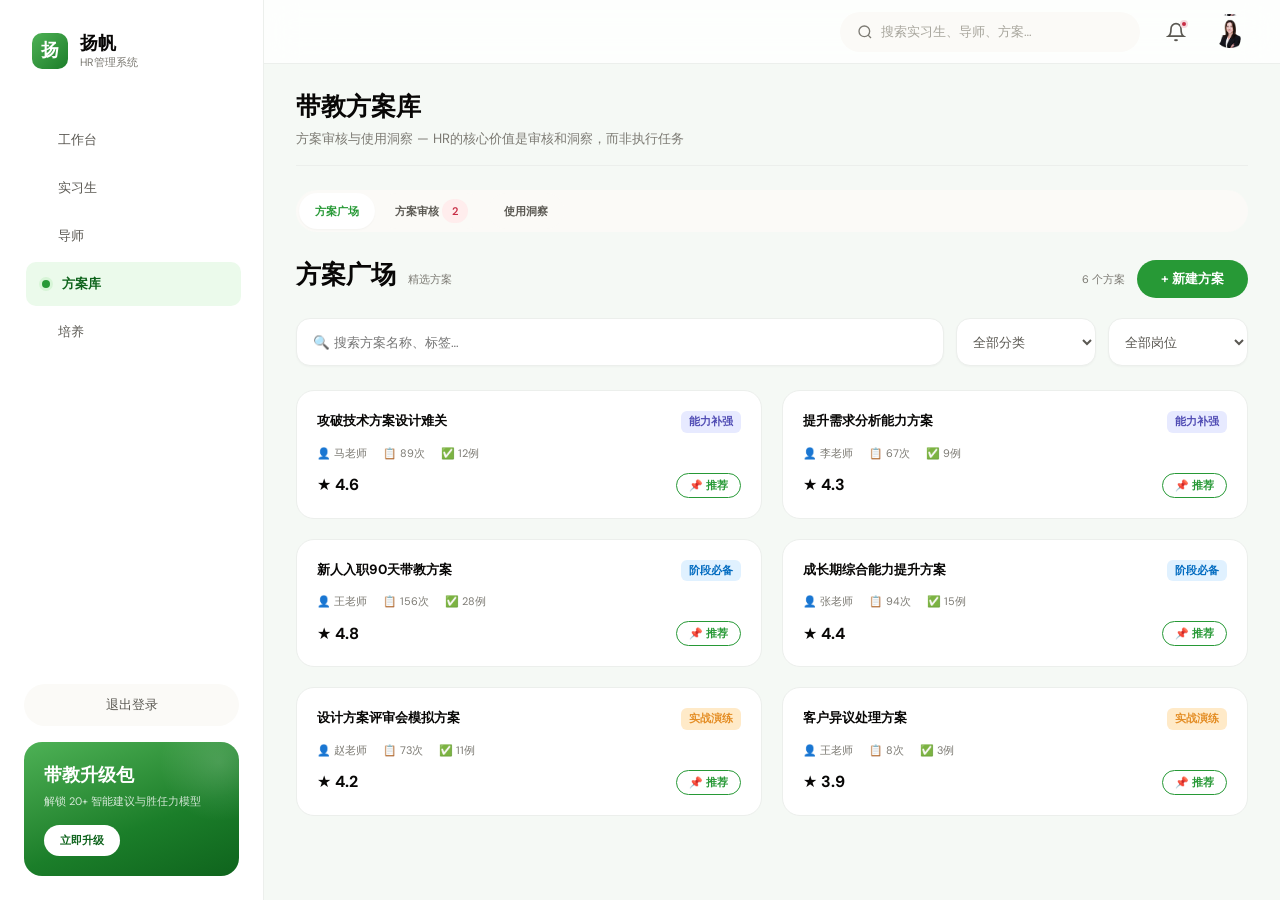
<file: hr_sche.html>
<!DOCTYPE html>
<html lang="zh-CN">
<head>
<meta charset="UTF-8">
<meta name="viewport" content="width=device-width, initial-scale=1.0">
<title>扬帆 · HR管理工作台</title>
<link rel="preconnect" href="https://fonts.googleapis.com">
<link rel="preconnect" href="https://fonts.gstatic.com" crossorigin>
<link href="https://fonts.googleapis.com/css2?family=DM+Sans:opsz,wght@9..40,400;9..40,500;9..40,600;9..40,700;9..40,800&display=swap" rel="stylesheet">
<style>

/* ================================================================
  YANG FAN · MENTOR WORKBENCH V3 — Modern Minimalist Design System
  Design Tokens: OKLCH Color Space · 8pt Grid · DM Sans · ease-out
  ================================================================ */
:root {
 /* ── Spring Green Palette (OKLCH) ── */
 --green-50: oklch(0.97 0.025 145);
 --green-100: oklch(0.94 0.05 145);
 --green-200: oklch(0.88 0.09 145);
 --green-300: oklch(0.78 0.13 145);
 --green-400: oklch(0.68 0.16 145);
 --green-500: oklch(0.60 0.17 145);
 --green-600: oklch(0.52 0.15 145);
 --green-700: oklch(0.44 0.13 145);
 --green-800: oklch(0.36 0.10 145);
 --green-900: oklch(0.28 0.08 145);

 /* ── Warm Neutrals ── */
 --neutral-0:  oklch(1 0 0);
 --neutral-50: oklch(0.985 0.004 96);
 --neutral-100: oklch(0.965 0.007 96);
 --neutral-200: oklch(0.92 0.010 96);
 --neutral-300: oklch(0.86 0.012 96);
 --neutral-400: oklch(0.72 0.012 96);
 --neutral-500: oklch(0.58 0.012 96);
 --neutral-600: oklch(0.46 0.010 96);
 --neutral-700: oklch(0.34 0.008 96);
 --neutral-800: oklch(0.22 0.006 96);
 --neutral-900: oklch(0.13 0.004 96);

 /* ── Semantic Aliases ── */
 --bg-app:    oklch(0.978 0.006 145);
 --bg-card:    var(--neutral-0);
 --bg-header:   oklch(1 0 0 / 0.82);
 --bg-stat:    var(--neutral-50);
 --bg-rec:     var(--neutral-50);
 --bg-nav-active: var(--green-50);
 --bg-sidebar:   var(--neutral-0);

 --primary:     var(--green-500);
 --primary-hover:  var(--green-600);
 --primary-light:  var(--green-50);
 --primary-text:  var(--green-700);

 --text-primary:  var(--neutral-900);
 --text-secondary: var(--neutral-600);
 --text-muted:   var(--neutral-500);
 --text-placeholder:var(--neutral-400);

 --border:     oklch(0.91 0.008 145);
 --border-light:  oklch(0.95 0.005 145);

 --danger:     oklch(0.55 0.19 18);
 --danger-light:  oklch(0.96 0.02 18);
 --warning:     oklch(0.72 0.15 65);
 --warning-light:  oklch(0.96 0.06 65);
 --info:      oklch(0.52 0.16 250);
 --info-light:   oklch(0.95 0.03 250);
 --purple:     oklch(0.48 0.16 280);
 --purple-light:  oklch(0.94 0.03 280);

 /* ── Shadows (Layered, Subtle) ── */
 --shadow-xs: 0 1px 2px oklch(0 0 0 / 0.03);
 --shadow-sm: 0 2px 8px oklch(0 0 0 / 0.05);
 --shadow-md: 0 4px 20px oklch(0 0 0 / 0.07);
 --shadow-lg: 0 8px 40px oklch(0 0 0 / 0.09);
 --shadow-xl: 0 16px 60px oklch(0 0 0 / 0.12);
 --shadow-sidebar: 12px 0 32px oklch(0 0 0 / 0.06);

 /* ── Typography (DM Sans + System) ── */
 --font: 'DM Sans', system-ui, -apple-system, 'PingFang SC', 'Microsoft YaHei', sans-serif;
 --font-heading: 'DM Sans', 'PingFang SC', 'Microsoft YaHei', system-ui, sans-serif;

 /* ── Fluid Typography Scale (1.25 ratio) ── */
 --text-xs:  clamp(0.625rem, 0.6rem + 0.1vw, 0.75rem);  /* 10-12px */
 --text-sm:  clamp(0.75rem, 0.72rem + 0.15vw, 0.875rem); /* 12-14px */
 --text-base: clamp(0.875rem, 0.85rem + 0.2vw, 1rem);   /* 14-16px */
 --text-lg:  clamp(1rem, 0.95rem + 0.25vw, 1.25rem);   /* 16-20px */
 --text-xl:  clamp(1.125rem, 1.05rem + 0.4vw, 1.5rem);  /* 18-24px */
 --text-2xl: clamp(1.25rem, 1.15rem + 0.5vw, 1.75rem);  /* 20-28px */
 --text-3xl: clamp(1.5rem, 1.3rem + 0.8vw, 2.25rem);   /* 24-36px */
 --text-4xl: clamp(1.75rem, 1.4rem + 1.2vw, 3rem);    /* 28-48px */

 --leading-tight: 1.2;
 --leading-normal: 1.5;
 --leading-relaxed:1.7;

 /* ── Spacing (8pt Grid) ── */
 --sp-1: 4px;
 --sp-2: 8px;
 --sp-3: 12px;
 --sp-4: 16px;
 --sp-5: 20px;
 --sp-6: 24px;
 --sp-8: 32px;
 --sp-10: 40px;
 --sp-12: 48px;
 --sp-16: 64px;
 --sp-20: 80px;

 /* ── Border Radii ── */
 --r-sm:  6px;
 --r-md:  10px;
 --r-lg:  14px;
 --r-xl:  18px;
 --r-2xl: 24px;
 --r-full: 9999px;

 /* ── Animation Tokens ── */
 --ease-out:  cubic-bezier(0.16, 1, 0.3, 1);
 --ease-in-out:cubic-bezier(0.65, 0, 0.35, 1);
 --ease-std:  cubic-bezier(0.4, 0, 0.2, 1);
 --dur-fast:  120ms;
 --dur-normal: 200ms;
 --dur-slow:  350ms;
 --dur-page:  400ms;

 /* ── Layout ── */
 --sidebar-w: 264px;
 --topbar-h: 64px;
 --content-max: 1280px;
}

/* ── prefers-reduced-motion ── */
@media (prefers-reduced-motion: reduce) {
 *, *::before, *::after {
  animation-duration: 0.01ms !important;
  animation-iteration-count: 1 !important;
  transition-duration: 0.01ms !important;
 }
}

/* ================================================================
  RESET & BASE
  ================================================================ */
*,*::before,*::after{box-sizing:border-box;margin:0;padding:0}
html{font-size:16px;-webkit-font-smoothing:antialiased;-moz-osx-font-smoothing:grayscale}
body{
 font-family:var(--font);
 background:var(--bg-app);
 color:var(--text-primary);
 line-height:var(--leading-normal);
 display:flex;
 min-height:100vh;
 overflow-x:hidden;
}
::-webkit-scrollbar{width:4px;height:4px}
::-webkit-scrollbar-track{background:transparent}
::-webkit-scrollbar-thumb{background:var(--neutral-300);border-radius:2px}
::selection{background:var(--green-100);color:var(--green-800)}

/* ================================================================
  SIDEBAR — Refined, Minimal
  ================================================================ */
.sidebar{
 width:var(--sidebar-w);
 min-height:100vh;
 background:var(--bg-sidebar);
 position:fixed;top:0;left:0;bottom:0;z-index:100;
 display:flex;flex-direction:column;
 padding:var(--sp-6);
 border-right:1px solid var(--border-light);
}
.sidebar-brand{
 display:flex;align-items:center;gap:var(--sp-3);
 padding:var(--sp-2) var(--sp-2) var(--sp-6);
}
.sidebar-brand .logo-icon{
 width:36px;height:36px;
 background:linear-gradient(135deg,var(--green-400),var(--green-600));
 border-radius:var(--r-md);
 display:flex;align-items:center;justify-content:center;
 color:#fff;font-weight:800;font-size:18px;
 flex-shrink:0;
}
.sb-info h1{font-size:18px;font-weight:700;color:var(--text-primary);letter-spacing:-0.3px;line-height:1.3;font-family:var(--font-heading)}
.sb-info span{font-size:var(--text-xs);color:var(--text-muted);line-height:1.3;display:block}

.sidebar-nav{flex:1;padding-top:var(--sp-6);display:flex;flex-direction:column;gap:var(--sp-1)}
.nav-item{
 display:flex;align-items:center;gap:var(--sp-3);
 padding:var(--sp-3) var(--sp-4);
 border-radius:var(--r-md);
 cursor:pointer;
 transition:all var(--dur-fast) var(--ease-std);
 color:var(--text-secondary);
 font-weight:500;font-size:var(--text-sm);
 border:none;background:none;
 width:100%;font-family:var(--font);
 text-align:left;text-decoration:none;
}

.nav-item:link,.nav-item:visited,.nav-item:hover,.nav-item:active{text-decoration:none}
.nav-item .nav-dot{width:6px;height:6px;border-radius:50%;background:transparent;transition:all var(--dur-fast) var(--ease-std);flex-shrink:0}
.nav-item{transition:all var(--dur-normal) var(--ease-std);text-decoration:none}
.nav-item:hover{background:var(--neutral-50);color:var(--text-primary);transform:translateX(2px)}
.nav-item:hover .nav-dot{background:var(--neutral-300);transform:scale(1.3)}
.nav-item.active{background:var(--green-50);color:var(--primary-text);font-weight:600;transform:translateX(2px)}
.nav-item.active .nav-dot{background:var(--primary);width:8px;height:8px;box-shadow:0 0 0 3px var(--green-100);transform:scale(1)}

.btn-logout{
 display:flex;align-items:center;justify-content:center;gap:var(--sp-2);
 padding:var(--sp-3) var(--sp-5);
 background:var(--neutral-50);color:var(--text-secondary);
 border:none;border-radius:var(--r-full);
 cursor:pointer;font-weight:500;font-size:var(--text-sm);
 font-family:var(--font);transition:all var(--dur-fast) var(--ease-std);
 margin-bottom:var(--sp-4);width:100%;
}
.btn-logout:hover{background:var(--neutral-100);color:var(--text-primary)}

.sidebar-bottom{
 background:linear-gradient(160deg,var(--green-400),var(--green-600) 60%,var(--green-700));
 border-radius:var(--r-xl);
 padding:var(--sp-5);
 color:#fff;flex-shrink:0;
 position:relative;overflow:hidden;
}
.sidebar-bottom::before{
 content:'';position:absolute;top:-40px;right:-40px;
 width:120px;height:120px;
 background:radial-gradient(circle,oklch(1 0 0 / 0.15) 0%,transparent 70%);
 border-radius:50%;
}
.sidebar-bottom h3{font-size:var(--text-lg);font-weight:700;margin-bottom:var(--sp-1);color:#fff;position:relative;font-family:var(--font-heading)}
.sidebar-bottom p{font-size:var(--text-xs);color:oklch(1 0 0 / 0.8);margin-bottom:var(--sp-4);line-height:1.4;position:relative}
.btn-white-pill{
 padding:var(--sp-2) var(--sp-4);
 background:#fff;color:var(--green-700);
 border:none;border-radius:var(--r-full);
 font-size:var(--text-xs);font-weight:600;
 cursor:pointer;font-family:var(--font);
 transition:all var(--dur-fast) var(--ease-std);
 position:relative;
}
.btn-white-pill:hover{transform:translateY(-1px);box-shadow:0 4px 16px oklch(0 0 0 / 0.12)}
.btn-white-pill:active{transform:translateY(0) scale(0.97)}

/* ================================================================
  MAIN CONTENT AREA
  ================================================================ */
.main{flex:1;margin-left:var(--sidebar-w);min-height:100vh;display:flex;flex-direction:column}

/* ================================================================
  TOPBAR — Glassmorphism
  ================================================================ */
.topbar{
 background:var(--bg-header);
 backdrop-filter:blur(16px) saturate(180%);
 -webkit-backdrop-filter:blur(16px) saturate(180%);
 border-bottom:1px solid var(--border-light);
 height:var(--topbar-h);
 display:flex;align-items:center;gap:var(--sp-4);
 padding:0 var(--sp-8);
 position:sticky;top:0;z-index:50;
}
.topbar-spacer{flex:1}
.search-box{
 flex:0 0 300px;height:40px;
 background:var(--neutral-50);
 border:1px solid transparent;
 border-radius:var(--r-full);
 display:flex;align-items:center;gap:var(--sp-2);
 padding:0 var(--sp-4);
 transition:all var(--dur-normal) var(--ease-std);
}
.search-box:focus-within{
 background:var(--neutral-0);
 border-color:var(--green-300);
 box-shadow:0 0 0 3px var(--green-50);
}
.search-box svg{width:16px;height:16px;color:var(--text-muted);flex-shrink:0}
.search-box input{border:none;background:transparent;outline:none;font-size:var(--text-sm);color:var(--text-primary);width:100%;font-family:var(--font)}
.search-box input::placeholder{color:var(--text-placeholder)}
.topbar-btn{
 width:40px;height:40px;border-radius:50%;border:none;
 background:transparent;
 display:flex;align-items:center;justify-content:center;
 cursor:pointer;transition:all var(--dur-fast) var(--ease-std);
 flex-shrink:0;position:relative;color:var(--text-secondary);
}
.topbar-btn:hover{background:var(--neutral-50);color:var(--text-primary)}
.topbar-btn:active{transform:scale(0.95)}
.topbar-btn svg{width:20px;height:20px}
.notif-dot{
 position:absolute;top:8px;right:8px;
 width:8px;height:8px;
 background:var(--danger);border-radius:50%;
 border:2px solid var(--bg-header);
}
.topbar-avatar{
 width:36px;height:36px;border-radius:50%;
 background:url(image/avt/tx1.png) center/cover;
 cursor:pointer;border:2px solid transparent;
 transition:all var(--dur-fast) var(--ease-std);
 text-indent:-9999px;overflow:hidden;
 flex-shrink:0;
}
.topbar-avatar:hover{border-color:var(--green-300);transform:scale(1.05)}
.topbar-avatar:active{transform:scale(0.95)}

/* ================================================================
  PAGE TRANSITIONS
  ================================================================ */
.page{display:none;padding:var(--sp-8);flex-direction:column;gap:var(--sp-6);flex:1;max-width:var(--content-max)}
.page.active{display:flex;animation:pageEnter var(--dur-page) var(--ease-std) both}
@keyframes pageEnter{from{opacity:0;transform:translateY(8px)}to{opacity:1;transform:translateY(0)}}

/* ================================================================
  ENTRY ANIMATIONS (Staggered)
  ================================================================ */
.a-up{animation:a-fadeUp var(--dur-slow) var(--ease-std) both}
@keyframes a-fadeUp{from{opacity:0;transform:translateY(10px)}to{opacity:1;transform:translateY(0)}}
@keyframes pulse{0%,100%{opacity:1}50%{opacity:.5}}
.a-up.d1{animation-delay:.04s}.a-up.d2{animation-delay:.08s}.a-up.d3{animation-delay:.12s}.a-up.d4{animation-delay:.16s}.a-up.d5{animation-delay:.20s}

/* ================================================================
  SHARED COMPONENTS
  ================================================================ */
/* ── Section Header ── */
.section-head{display:flex;align-items:center;justify-content:space-between;margin-bottom:var(--sp-4)}
.section-head h3{font-size:var(--text-lg);font-weight:700;color:var(--text-primary);font-family:var(--font-heading)}
.section-head .more{font-size:var(--text-sm);color:var(--primary);cursor:pointer;font-weight:600;transition:opacity var(--dur-fast)}
.section-head .more:hover{opacity:.7}

/* ── Page Title ── */
.page-title-row{margin-bottom:var(--sp-6);padding-bottom:var(--sp-4);border-bottom:1px solid var(--border-light)}
.page-title-row h3{font-size:var(--text-2xl);font-weight:700;color:var(--text-primary);font-family:var(--font-heading)}
.page-title-row p{font-size:var(--text-sm);color:var(--text-muted);margin-top:var(--sp-1)}

/* ── Gradient Divider ── */
.grad-divider{height:1px;background:linear-gradient(90deg,transparent,var(--border-light) 20%,var(--border-light) 80%,transparent);margin:var(--sp-5) 0}

/* ── Badge ── */
.badge-sm{
 background:var(--neutral-50);padding:2px var(--sp-3);
 border-radius:var(--r-full);font-size:var(--text-xs);color:var(--text-muted);
 font-weight:500;
}

/* ── Tags ── */
.tag{padding:3px var(--sp-2);border-radius:var(--r-sm);font-size:var(--text-xs);line-height:1.4;font-weight:600}
.tag.green{background:var(--green-50);color:var(--primary-text)}
.tag.blue{background:var(--info-light);color:var(--info)}
.tag.purple{background:var(--purple-light);color:var(--purple)}
.tag.orange{background:var(--warning-light);color:var(--warning)}
.tag.red{background:var(--danger-light);color:var(--danger)}

/* ── Buttons ── */
.btn-primary{
 padding:var(--sp-2) var(--sp-5);
 background:var(--primary);color:#fff;
 border:none;border-radius:var(--r-full);
 font-size:var(--text-sm);font-weight:600;
 cursor:pointer;font-family:var(--font);
 transition:all var(--dur-fast) var(--ease-std);
 display:inline-flex;align-items:center;justify-content:center;gap:var(--sp-2);
}
.btn-primary:hover{background:var(--primary-hover);transform:translateY(-1px);box-shadow:0 4px 16px oklch(0.6 0.17 145 / 0.3)}
.btn-primary:active{transform:translateY(0) scale(0.97)}
.btn-ghost{
 padding:var(--sp-2) var(--sp-4);
 background:transparent;color:var(--text-secondary);
 border:1px solid var(--border);border-radius:var(--r-full);
 font-size:var(--text-sm);font-weight:500;
 cursor:pointer;font-family:var(--font);
 transition:all var(--dur-fast) var(--ease-std);
 display:inline-flex;align-items:center;justify-content:center;gap:var(--sp-2);
}
.btn-ghost:hover{background:var(--neutral-50);color:var(--text-primary);border-color:var(--neutral-300)}
.btn-ghost:active{transform:scale(0.97)}
.btn-pill-dark{
 padding:var(--sp-1) var(--sp-4);
 background:var(--neutral-800);color:#fff;
 border:none;border-radius:var(--r-full);
 font-size:var(--text-xs);font-weight:500;
 cursor:pointer;font-family:var(--font);
 transition:all var(--dur-fast) var(--ease-std);
}
.btn-pill-dark:hover{background:var(--neutral-900);transform:translateY(-1px)}

/* ── Card Polish ── */
.card-hover{transition:all var(--dur-normal) var(--ease-std);border:1px solid var(--border-light)}
.card-hover:hover{box-shadow:var(--shadow-md);transform:translateY(-2px);border-color:var(--border)}

/* ── Status Badges ── */
.st-badge{
 display:inline-flex;align-items:center;justify-content:center;
 padding:3px var(--sp-3);border-radius:var(--r-full);
 font-size:var(--text-xs);font-weight:600;white-space:nowrap;
 font-family:var(--font);
}
.st-badge.orange{background:var(--danger-light);color:var(--danger)}
.st-badge.blue{background:var(--info-light);color:var(--info)}
.st-badge.green{background:var(--green-50);color:var(--primary-text)}
.st-badge.gray{background:var(--neutral-50);color:var(--text-muted)}
.st-badge.purple{background:var(--purple-light);color:var(--purple)}

/* ── Risk Tags ── */
.risk-tag{padding:3px var(--sp-3);border-radius:var(--r-full);font-size:var(--text-xs);font-weight:600;display:inline-block}
.risk-tag.高{background:var(--danger-light);color:var(--danger)}
.risk-tag.低{background:var(--green-50);color:var(--primary-text)}
.risk-tag.med{background:var(--warning-light);color:var(--warning)}
.fit-bar{width:80px;height:5px;background:var(--neutral-100);border-radius:3px;overflow:hidden}
.fit-fill{height:100%;background:var(--primary);border-radius:3px;width:0;transition:width 1s var(--ease-out)}

/* ================================================================
  PAGE 1: DASHBOARD — Hero + Inline Todo
  ================================================================ */
.hero-card{
 background:linear-gradient(155deg,var(--neutral-800) 0%,var(--neutral-900) 60%,oklch(0.18 0.03 145) 100%);
 border-radius:var(--r-2xl);padding:var(--sp-5) var(--sp-6);
 box-shadow:var(--shadow-lg);margin-bottom:var(--sp-5);
 position:relative;overflow:hidden;
}
.hero-card::after{
 content:'';position:absolute;top:-120px;right:-80px;
 width:400px;height:400px;
 background:radial-gradient(circle,var(--green-500) 0%,transparent 70%);
 opacity:.08;border-radius:50%;pointer-events:none;
}
.hero-card::before{
 content:'';position:absolute;bottom:-80px;left:10%;
 width:350px;height:350px;
 background:radial-gradient(circle,var(--green-400) 0%,transparent 70%);
 opacity:.06;border-radius:50%;pointer-events:none;
}
.hero-grid{display:flex;gap:var(--sp-6);position:relative;z-index:1;align-items:flex-start}
.hero-left{flex:1;display:flex;flex-direction:column;justify-content:center;align-self:center}
.hero-tag{font-size:var(--text-xs);font-weight:700;color:var(--green-300);text-transform:uppercase;letter-spacing:.08em;margin-bottom:var(--sp-2);opacity:.9}
.hero-title{font-size:var(--text-2xl);font-weight:800;color:#fff;line-height:var(--leading-tight);font-family:var(--font-heading);letter-spacing:-0.02em}
.hero-desc{font-size:var(--text-sm);color:oklch(1 0 0 / 0.5);line-height:1.6;margin-top:var(--sp-2);max-width:420px}

/* ── Hero Right: Inline Todo ── */
.hero-todo-panel{flex:0 0 440px;display:flex;flex-direction:column;gap:var(--sp-3)}
.hero-todo-tabs{display:flex;gap:var(--sp-1)}
.hero-todo-tab{
 padding:var(--sp-1) var(--sp-3);border-radius:var(--r-full);
 font-size:var(--text-xs);border:1px solid oklch(1 0 0 / 0.12);
 cursor:pointer;font-family:var(--font);background:transparent;
 color:oklch(1 0 0 / 0.55);transition:all var(--dur-fast) var(--ease-std);
 font-weight:500;white-space:nowrap;
}
.hero-todo-tab:hover{background:oklch(1 0 0 / 0.06);color:oklch(1 0 0 / 0.8)}
.hero-todo-tab.active{background:oklch(1 0 0 / 0.12);color:#fff;border-color:oklch(1 0 0 / 0.2);font-weight:600}
.hero-todo-cards{display:flex;gap:var(--sp-3);flex-wrap:wrap}
.hero-todo-card{
 flex:1;min-width:120px;max-width:200px;
 background:oklch(1 0 0 / 0.06);
 border:1px solid oklch(1 0 0 / 0.08);
 border-radius:var(--r-lg);padding:var(--sp-3) var(--sp-4);
 cursor:pointer;transition:all var(--dur-fast) var(--ease-std);
 backdrop-filter:blur(4px);display:flex;flex-direction:column;gap:var(--sp-2);
 position:relative;overflow:hidden;
}
.hero-todo-card:hover{background:oklch(1 0 0 / 0.1);border-color:oklch(1 0 0 / 0.15);transform:translateY(-1px)}
.hero-todo-card .ht-dot{width:6px;height:6px;border-radius:50%;flex-shrink:0}
.hero-todo-card .ht-dot.urgent{background:var(--danger)}
.hero-todo-card .ht-dot.normal{background:var(--primary)}
.hero-todo-card .ht-text{font-size:var(--text-xs);color:oklch(1 0 0 / 0.85);line-height:1.4;overflow:hidden;display:-webkit-box;-webkit-line-clamp:2;-webkit-box-orient:vertical}
.hero-todo-card .ht-action{font-size:10px;font-weight:600;color:oklch(1 0 0 / 0.7);align-self:flex-end;padding:2px var(--sp-2);background:oklch(1 0 0 / 0.08);border-radius:var(--r-sm);transition:all var(--dur-fast)}
.hero-todo-card:hover .ht-action{background:var(--primary);color:#fff}
.hero-todo-cat{display:none;flex-wrap:wrap;gap:var(--sp-3)}
.hero-todo-cat.active{display:flex}

.stats-row{display:grid;grid-template-columns:repeat(4,1fr);gap:var(--sp-4);margin-bottom:var(--sp-8)}
.stat-card-dash{
 background:var(--bg-card);border:1px solid var(--border-light);
 border-radius:var(--r-lg);padding:var(--sp-5);
 text-align:center;
 box-shadow:var(--shadow-xs);
 transition:all var(--dur-normal) var(--ease-std);
}
.stat-card-dash:hover{transform:translateY(-2px);box-shadow:var(--shadow-md)}
.stat-card-dash .val{font-size:clamp(1.5rem,3vw,2rem);font-weight:800;color:var(--primary);line-height:1.2;font-family:var(--font-heading)}
.stat-card-dash .lbl{font-size:var(--text-xs);color:var(--text-muted);margin-top:var(--sp-1)}

.analysis-card{
 background:var(--bg-card);border:1px solid var(--border-light);
 border-radius:var(--r-2xl);box-shadow:var(--shadow-xs);padding:var(--sp-8);
 transition:all var(--dur-normal) var(--ease-std);
}
.analysis-card:hover{box-shadow:var(--shadow-sm)}
.analysis-grid{display:flex;gap:var(--sp-12)}
.analysis-left{flex:0 0 380px}
.analysis-right{flex:1}
.radar-legend{display:flex;flex-wrap:wrap;gap:var(--sp-4);margin-bottom:var(--sp-4);font-size:var(--text-xs)}
.radar-legend .l1{color:var(--green-700)}.radar-legend .l2{color:var(--info)}.radar-legend .l3{color:var(--warning)}.radar-legend .l4{color:var(--danger)}
.rec-warn{font-size:var(--text-xs);color:var(--warning);line-height:1.5;margin-bottom:var(--sp-4);padding:var(--sp-3) var(--sp-4);background:var(--warning-light);border-radius:var(--r-md)}
.rec-card{
 background:var(--neutral-50);border:1px solid transparent;
 border-radius:var(--r-lg);padding:var(--sp-5);margin-bottom:var(--sp-3);
 transition:all var(--dur-fast) var(--ease-std);cursor:pointer;
}
.rec-card:hover{border-color:var(--border);box-shadow:var(--shadow-sm)}
.rec-card-top{display:flex;justify-content:space-between;font-size:var(--text-xs);color:var(--text-muted);margin-bottom:var(--sp-2)}
.rec-card-title{font-size:var(--text-base);font-weight:700;color:var(--text-primary);display:flex;align-items:center;gap:var(--sp-2);margin-bottom:var(--sp-1)}
.rec-voice{font-size:var(--text-sm);color:var(--text-secondary);margin-bottom:var(--sp-1)}
.rec-desc{font-size:var(--text-xs);color:var(--text-muted);line-height:1.5}
.rec-assign-row{display:flex;justify-content:flex-end;margin-top:var(--sp-3)}

/* ── Shared Table & Cell (used by Page 2) ── */
.table-card{
 flex:1;background:var(--bg-card);border:1px solid var(--border-light);
 border-radius:var(--r-2xl);box-shadow:var(--shadow-xs);padding:var(--sp-6);
}
.table-hd{display:flex;justify-content:space-between;align-items:center;margin-bottom:var(--sp-4)}
.table-hd h3{font-size:var(--text-lg);font-weight:700;color:var(--text-primary);font-family:var(--font-heading)}
.styled-table{width:100%;border-collapse:collapse}
.styled-table th{text-align:left;padding:var(--sp-2) var(--sp-3);font-size:var(--text-xs);font-weight:600;color:var(--text-muted);border-bottom:1px solid var(--border-light);text-transform:uppercase;letter-spacing:.03em}
.styled-table td{padding:var(--sp-3);font-size:var(--text-sm)}
.styled-table tbody tr{border-radius:var(--r-md);transition:all var(--dur-fast) var(--ease-std);cursor:pointer}
.styled-table tbody tr:hover{background:var(--neutral-50)}
.stu-cell{display:flex;align-items:center;gap:var(--sp-3)}
.stu-av{width:32px;height:32px;border-radius:50%;display:flex;align-items:center;justify-content:center;flex-shrink:0;font-weight:700;font-size:12px;color:#fff;text-indent:-9999px;overflow:hidden}
.stu-av.a1{background:url(image/avt/tx3.png) center/cover}.stu-av.a2{background:url(image/avt/tx4.png) center/cover}.stu-av.a3{background:url(image/avt/tx5.png) center/cover}.stu-av.a4{background:url(image/avt/tx6.png) center/cover}
.stu-name{font-weight:600;font-size:var(--text-sm);color:var(--text-primary)}
.stu-role{font-size:var(--text-xs);color:var(--text-muted)}
.score{font-weight:700;font-size:var(--text-sm);color:var(--text-primary)}
.trend-txt{font-size:var(--text-xs);color:var(--text-muted);max-width:140px;white-space:nowrap;overflow:hidden;text-overflow:ellipsis}
/* ===== PAGE LAYOUT ===== */
.page{display:none}.page.active{display:block;padding:var(--sp-5) var(--sp-8)}

/* ===== 3 KPI Sparkline Cards ===== */
.kpi-row{display:grid;grid-template-columns:repeat(3,1fr);gap:var(--sp-4);margin-bottom:var(--sp-4)}
.kpi-spark{background:var(--bg-card);border:1px solid var(--border-light);border-radius:var(--r-xl);padding:var(--sp-4) var(--sp-5);display:flex;align-items:center;gap:var(--sp-4);box-shadow:var(--shadow-xs);transition:all var(--dur-normal) var(--ease-std)}
.kpi-spark:hover{box-shadow:var(--shadow-sm)}
.ks-left{flex:1;min-width:0}
.ks-label{font-size:var(--text-xs);color:var(--text-muted);text-transform:uppercase;letter-spacing:.04em;font-weight:600;margin-bottom:2px}
.ks-val{font-size:32px;font-weight:800;color:var(--text-primary);font-family:var(--font-heading);letter-spacing:-.03em;line-height:1.1}
.ks-sub{font-size:var(--text-xs);color:var(--text-muted);margin-top:2px}
.ks-right{flex:0 0 120px;height:48px}
.ks-sparkline{width:100%;height:100%}

/* ===== 4 Department Pill Filters ===== */
.dept-pills{display:flex;gap:var(--sp-3);margin-bottom:var(--sp-4);align-items:stretch}
.dpill{flex:1;display:flex;align-items:center;justify-content:center;gap:var(--sp-2);padding:var(--sp-4) var(--sp-5);border-radius:var(--r-xl);cursor:pointer;transition:all .3s var(--ease-out);user-select:none;background:var(--bg-card);border:2px solid var(--border-light);color:var(--text-primary);overflow:hidden;white-space:nowrap}
.dpill:hover:not(.on){border-color:var(--border);background:var(--neutral-50)}
.dpill.on{flex:2.5;background:var(--neutral-800);color:#fff;border-color:var(--neutral-800);box-shadow:var(--shadow-md)}
.dpill.on .dp-name,.dpill.on .dp-num,.dpill.on .dp-unit{color:#fff}
.dp-name{font-size:var(--text-sm);font-weight:500;color:var(--text-secondary);transition:color .3s var(--ease-out)}
.dp-num{font-size:var(--text-xl);font-weight:800;font-family:var(--font-heading);transition:color .3s var(--ease-out)}
.dp-unit{font-size:var(--text-xs);color:var(--text-muted);margin-left:2px}

/* ===== CHARTS ROW ===== *//* ===== CHARTS ROW ===== */
.charts-row{display:grid;grid-template-columns:1.22fr 380px;gap:var(--sp-4)}
.chart-wide{flex:1}.chart-narrow{flex-shrink:0}

/* ===== PANEL ===== */
.panel{background:var(--bg-card);border:1px solid var(--border-light);border-radius:var(--r-xl);padding:var(--sp-4) var(--sp-5);box-shadow:var(--shadow-xs)}
.panel h4{font-size:var(--text-base);font-weight:700;color:var(--text-primary);margin-bottom:var(--sp-5);font-family:var(--font-heading);display:flex;align-items:center;gap:var(--sp-2)}
.panel-divider{height:1px;background:var(--border-light);margin:var(--sp-6) 0}

/* ===== CHART TABS ===== */
.chart-tabs{display:flex;gap:4px;background:var(--bg-stat);padding:3px;border-radius:var(--r-full)}
.ctab{padding:6px 16px;border:none;border-radius:var(--r-full);font-size:var(--text-xs);font-weight:600;cursor:pointer;font-family:var(--font);background:var(--bg-stat);color:var(--text-secondary);transition:all var(--dur-fast) var(--ease-std)}
.ctab.active{background:var(--bg-card);color:var(--primary);box-shadow:var(--shadow-xs)}
.ctab:hover:not(.active){color:var(--text-primary)}

/* ===== STACKED BARS ===== */
.stack-row{display:flex;align-items:center;gap:var(--sp-4);padding:var(--sp-4) var(--sp-2)}
.stack-row .st-label{width:60px;font-size:var(--text-sm);font-weight:500;color:var(--text-primary);flex-shrink:0;text-align:right}
.stack-row .st-bar{flex:1;height:38px;display:flex;gap:5px}
.stack-row .st-seg{height:100%}
.stack-row .st-seg:first-child{border-radius:6px 0 0 6px}.stack-row .st-seg:last-child{border-radius:0 6px 6px 0}
.stack-row .st-val{width:44px;font-size:var(--text-xs);font-weight:600;color:var(--text-secondary);flex-shrink:0;text-align:right}
.chart-note{font-size:var(--text-xs);color:var(--text-muted);line-height:1.6;margin-top:var(--sp-4);padding:var(--sp-3) var(--sp-4);background:var(--bg-stat);border-radius:var(--r-md)}

/* ===== DONUT CHART ===== */
.donut-wrap{display:flex;flex-direction:column;align-items:center;padding:var(--sp-6) 0;gap:var(--sp-2)}
.donut-center{text-align:center;margin-top:-6px}
.donut-num{font-size:var(--text-2xl);font-weight:800;color:var(--text-primary);font-family:var(--font-heading)}
.donut-lbl{display:block;font-size:var(--text-xs);color:var(--text-muted);margin-top:2px}

/* ===== RISK BAR ===== */
.risk-head{font-size:var(--text-sm);font-weight:600;color:var(--text-primary);margin-bottom:var(--sp-4)}
.risk-hbar{height:18px;background:var(--neutral-100);border-radius:var(--r-full);overflow:hidden;display:flex;margin-bottom:var(--sp-3)}
.risk-hbar span{height:100%;min-width:2px}
.risk-tags{display:flex;gap:var(--sp-5);flex-wrap:wrap;margin-bottom:var(--sp-3)}
.risk-tags span{display:flex;align-items:center;gap:6px;font-size:var(--text-xs);color:var(--text-secondary)}.risk-tags .ld{width:8px;height:8px;border-radius:50%}

/* ===== DEPT BARS ===== */
.dept-row{display:flex;align-items:center;gap:var(--sp-3);padding:var(--sp-2) 0}
.dept-row .dr-name{font-size:var(--text-sm);font-weight:500;color:var(--text-primary);width:64px;flex-shrink:0}
.dept-row .dr-track{flex:1;height:18px;background:var(--neutral-100);border-radius:var(--r-full);overflow:hidden}
.dept-row .dr-fill{height:100%;border-radius:var(--r-full);transition:width .5s var(--ease-out);opacity:.85}
.dept-row .dr-val{font-size:var(--text-sm);font-weight:700;color:var(--text-primary);width:48px;text-align:right;flex-shrink:0}

/* ===== MENTOR QUALITY ===== */
.mq-grid{display:grid;grid-template-columns:repeat(3,1fr);gap:var(--sp-4);padding:var(--sp-4) 0}
.mq-card{background:var(--bg-stat);border-radius:var(--r-lg);padding:var(--sp-4);display:flex;align-items:center;gap:var(--sp-3);transition:all var(--dur-normal) var(--ease-std);border:none}
.mq-card:hover{background:var(--bg-card);box-shadow:var(--shadow-sm);transform:translateY(-1px)}
.health-dot{width:10px;height:10px;border-radius:50%;display:inline-block;flex-shrink:0}.health-dot.good{background:var(--primary)}.health-dot.warn{background:var(--warning)}.health-dot.poor{background:var(--danger)}
.badge-sm{display:inline-flex;align-items:center;justify-content:center;min-width:24px;height:24px;padding:0 10px;border-radius:var(--r-full);font-size:11px;font-weight:600;background:var(--neutral-100);color:var(--text-secondary)}
.badge-sm.red{background:var(--danger-light);color:var(--danger)}.badge-sm.purple{background:var(--purple-light);color:var(--purple)}

/* ===== PAGE 2: INTERN TABLE ===== */
.page2-inner{display:flex;flex-direction:column;gap:var(--sp-6)}
.p2-top{display:flex;flex-direction:column;gap:var(--sp-6)}
.p2-stats{display:grid;grid-template-columns:1fr 1fr;gap:var(--sp-4)}
.p2-stat-info{background:var(--bg-card);border-radius:var(--r-xl);padding:var(--sp-4) var(--sp-6);display:flex;align-items:center;justify-content:space-between;gap:var(--sp-4);box-shadow:var(--shadow-sm);transition:all var(--dur-normal) var(--ease-std)}.p2-stat-info:hover{transform:translateY(-1px);box-shadow:var(--shadow-md)}
.p2si-label{font-size:var(--text-xs);color:var(--text-muted);text-transform:uppercase;letter-spacing:.04em;font-weight:600;margin-bottom:2px}
.p2si-val{font-size:40px;font-weight:800;color:var(--text-primary);font-family:var(--font-heading);letter-spacing:-.03em}
.p2si-sub{font-size:var(--text-xs);color:var(--text-muted);margin-top:2px;opacity:.65}
/* Table Toolbar */
.tbl-bar{display:flex;align-items:center;justify-content:space-between;flex-wrap:wrap;gap:var(--sp-3)}
.tbl-meta{font-size:var(--text-xs);color:var(--text-muted);margin-left:var(--sp-2);background:var(--bg-stat);padding:2px 10px;border-radius:var(--r-full)}
.tbl-sorts{display:flex;align-items:center;gap:6px}
.sbtn{height:30px;padding:0 14px;border-radius:var(--r-full);font-size:var(--text-xs);font-family:var(--font);cursor:pointer;transition:all var(--dur-fast);border:1px solid var(--border-light);background:var(--bg-card);color:var(--text-secondary);font-weight:500}
.sbtn:hover{background:var(--neutral-50);border-color:var(--border)}
.sbtn.on{background:var(--primary-light);border-color:var(--primary);color:var(--primary-text);font-weight:600}
.btn-export{padding:var(--sp-2) var(--sp-5);background:var(--primary);color:#fff;border:none;border-radius:var(--r-full);font-size:var(--text-sm);font-weight:600;cursor:pointer;font-family:var(--font)}.btn-export:hover{background:var(--primary-hover)}
/* Table */
.p2-table{background:var(--bg-card);border:1px solid var(--border-light);border-radius:var(--r-xl);overflow:hidden;box-shadow:var(--shadow-xs)}
.p2t{width:100%;border-collapse:collapse}
.p2t th{text-align:left;padding:var(--sp-3);font-size:var(--text-xs);font-weight:600;color:var(--text-muted);background:var(--bg-stat);border-bottom:1px solid var(--border-light);white-space:nowrap}
.p2t td{padding:var(--sp-4) var(--sp-3);font-size:var(--text-sm);font-size:var(--text-sm);border-bottom:1px solid var(--border-light);white-space:nowrap}
.p2t tbody tr{cursor:pointer;transition:background var(--dur-fast)}
.p2t tbody tr:hover{background:var(--neutral-50)}
.p2t tbody tr:last-child td{border-bottom:none}
.p2t .comp-dot{width:8px;height:8px;border-radius:50%;display:inline-block;margin-right:6px;flex-shrink:0}
.p2t .comp-dot.purple{background:var(--purple)}.p2t .comp-dot.green{background:var(--primary)}.p2t .comp-dot.amber{background:var(--warning)}.p2t .comp-dot.red{background:var(--danger)}
.p2t .comp-val{font-weight:700}
.p2t .mini-bar{width:80px;height:6px;background:var(--neutral-100);border-radius:3px;overflow:hidden;display:inline-block;vertical-align:middle;margin-right:6px}
.p2t .mini-fill{height:100%;border-radius:3px;background:var(--primary)}
.p2t .signal-txt{font-size:var(--text-xs);color:var(--text-secondary);max-width:120px;display:inline-block;overflow:hidden;text-overflow:ellipsis;white-space:nowrap}
.p2t .btn-detail{padding:4px 12px;font-size:var(--text-xs);font-weight:600;border:1px solid var(--border-light);border-radius:var(--r-full);background:var(--bg-card);color:var(--text-secondary);cursor:pointer;font-family:var(--font);transition:all var(--dur-fast)}.p2t .btn-detail:hover{background:var(--primary);color:#fff;border-color:var(--primary)}
.p2t .badge-lv{display:inline-flex;padding:2px 10px;border-radius:var(--r-full);font-size:11px;font-weight:600}
.p2t .badge-lv.high{background:var(--green-50);color:var(--green-700)}.p2t .badge-lv.risk{background:var(--danger-light);color:var(--danger)}.p2t .badge-lv.warn{background:var(--warning-light);color:var(--warning)}.p2t .badge-lv.potential{background:var(--purple-light);color:var(--purple)}
.trend-up{color:var(--primary);font-weight:600}.trend-down{color:var(--danger);font-weight:600}.trend-flat{color:var(--text-muted)}
/* Mentor Detail */
.detail-head{display:flex;align-items:center;gap:var(--sp-4);margin-bottom:var(--sp-5)}.btn-back{padding:var(--sp-2) var(--sp-4);background:var(--bg-stat);border:1px solid var(--border-light);border-radius:var(--r-full);font-size:var(--text-sm);font-weight:500;cursor:pointer;font-family:var(--font);color:var(--text-secondary);transition:all var(--dur-fast)}.btn-back:hover{background:var(--neutral-100);color:var(--text-primary)}.detail-name{font-size:var(--text-xl);font-weight:700;color:var(--text-primary);font-family:var(--font-heading)}.detail-sub{font-size:var(--text-xs);color:var(--text-muted);margin-top:2px}
.health-dot-sm{width:10px;height:10px;border-radius:50%;display:inline-block;flex-shrink:0}.health-dot-sm.good{background:var(--primary)}.health-dot-sm.warn{background:var(--warning)}.health-dot-sm.poor{background:var(--danger)}

@keyframes fadeUp{from{opacity:0;transform:translateY(16px)}to{opacity:1;transform:translateY(0)}}
.a-up{animation:fadeUp var(--dur-slow) var(--ease-out) both}.a-up.d1{animation-delay:0.04s}.a-up.d2{animation-delay:0.08s}.a-up.d3{animation-delay:0.12s}
@media(max-width:1400px){.charts-row{grid-template-columns:1fr}.kpi-bar{grid-template-columns:repeat(3,1fr)}.dept-filters{grid-template-columns:repeat(2,1fr)}.mq-grid{grid-template-columns:repeat(2,1fr)}}
@media(max-width:1024px){.sidebar{display:none}.main{margin-left:0}}
@media(max-width:768px){.topbar{padding:0 var(--sp-4)}.page.active{padding:var(--sp-4)}.kpi-bar{grid-template-columns:1fr}.dept-filters{grid-template-columns:repeat(2,1fr)}.mq-grid{grid-template-columns:1fr}}
@media(hover:none){.df-card:hover,.mq-card:hover{transform:none}}

/* ===== SCHEME-SPECIFIC ===== */
.modal-overlay{position:fixed;inset:0;background:oklch(0 0 0 / 0.4);backdrop-filter:blur(4px);z-index:200;display:none;align-items:center;justify-content:center}
.modal-overlay.show{display:flex}
.modal-panel{background:var(--bg-card);border-radius:var(--r-2xl);padding:var(--sp-8);max-width:640px;width:90vw;max-height:85vh;overflow-y:auto;box-shadow:var(--shadow-xl);position:relative}
.modal-panel h2{font-size:var(--text-xl);font-weight:700;color:var(--text-primary);font-family:var(--font-heading);margin-bottom:var(--sp-2)}
.modal-meta{font-size:var(--text-xs);color:var(--text-muted);margin-bottom:var(--sp-5);display:flex;gap:var(--sp-4);flex-wrap:wrap}
.modal-section{margin-bottom:var(--sp-5)}
.modal-section h4{font-size:var(--text-sm);font-weight:700;color:var(--text-primary);margin-bottom:var(--sp-2)}
.modal-section p,.modal-section li{font-size:var(--text-sm);color:var(--text-secondary);line-height:1.7}
.modal-actions{display:flex;gap:var(--sp-3);justify-content:flex-end;margin-top:var(--sp-6);padding-top:var(--sp-5);border-top:1px solid var(--border-light)}
.modal-close-btn{position:absolute;top:var(--sp-4);right:var(--sp-4);width:32px;height:32px;border-radius:50%;border:none;background:var(--neutral-50);cursor:pointer;font-size:16px;display:flex;align-items:center;justify-content:center;color:var(--text-muted);transition:all var(--dur-fast);font-family:var(--font)}
.modal-close-btn:hover{background:var(--neutral-100);color:var(--text-primary)}
.confirm-dialog{background:var(--bg-card);border-radius:var(--r-xl);padding:var(--sp-6);max-width:420px;width:90vw;box-shadow:var(--shadow-xl);text-align:center}
.confirm-dialog .confirm-icon{font-size:48px;margin-bottom:var(--sp-4)}
.confirm-dialog h3{font-size:var(--text-lg);font-weight:700;color:var(--text-primary);margin-bottom:var(--sp-2);font-family:var(--font-heading)}
.confirm-dialog p{font-size:var(--text-sm);color:var(--text-muted);margin-bottom:var(--sp-5);line-height:1.6}
.confirm-dialog .confirm-actions{display:flex;gap:var(--sp-3);justify-content:center}
.btn-feature{padding:var(--sp-1) var(--sp-3);font-size:var(--text-xs);font-weight:600;border-radius:var(--r-full);cursor:pointer;font-family:var(--font);transition:all var(--dur-fast);border:1.5px solid var(--amber);background:transparent;color:var(--amber)}
.btn-feature:hover{background:var(--amber-light)}
.btn-feature.active{background:var(--amber);color:#fff}
.btn-recommend{padding:var(--sp-1) var(--sp-3);font-size:var(--text-xs);font-weight:600;border-radius:var(--r-full);cursor:pointer;font-family:var(--font);transition:all var(--dur-fast);border:1.5px solid var(--primary);background:transparent;color:var(--primary)}
.btn-recommend:hover{background:var(--primary-light)}
.btn-recommend.active{background:var(--primary);color:#fff}
.tag.amber{background:var(--amber-light);color:var(--amber)}
@media(max-width:1024px){.sidebar{display:none}.main{margin-left:0}}
@media(max-width:768px){.topbar{padding:0 var(--sp-4)}}


</style>
</style>
<script src="data.js"></script>
</head>
<body>
<aside class="sidebar" id="sidebar">
 <div class="sidebar-brand">
  <div class="logo-icon">扬</div>
  <div class="sb-info"><h1>扬帆</h1><span>HR管理系统</span></div>
 </div>
 <nav class="sidebar-nav">
  <a href="hr_v3_dashboard.html" class="nav-item" style="text-decoration:none"><span class="nav-dot"></span>工作台</a>
  <a href="hr_v3_dashboard.html" class="nav-item" style="text-decoration:none"><span class="nav-dot"></span>实习生</a>
  <a href="hr_v3_dashboard.html" class="nav-item" style="text-decoration:none"><span class="nav-dot"></span>导师</a>
  <a href="hr_sche.html" class="nav-item active" style="text-decoration:none"><span class="nav-dot"></span>方案库</a>
  <a href="hr_cul.html" class="nav-item" style="text-decoration:none"><span class="nav-dot"></span>培养</a>
  <div style="flex:1"></div>
  <button class="btn-logout" onclick="location.href='signin.html'">退出登录</button>
 </nav>
 <div class="sidebar-bottom">
  <h3>带教升级包</h3>
  <p>解锁 20+ 智能建议与胜任力模型</p>
  <button class="btn-white-pill" onclick="location.href='#'">立即升级</button>
 </div>
</aside>

<div class="main">

<header class="topbar" id="topbar">
 <div class="topbar-spacer"></div>
 <div class="search-box"><svg viewBox="0 0 24 24" fill="none" stroke="currentColor" stroke-width="2"><circle cx="11" cy="11" r="8"/><path d="M21 21l-4.35-4.35"/></svg><input type="text" placeholder="搜索实习生、导师、方案…"></div>
 <button class="topbar-btn"><svg viewBox="0 0 24 24" width="20" height="20" fill="none" stroke="currentColor" stroke-width="2"><path d="M18 8A6 6 0 0 0 6 8c0 7-3 9-3 9h18s-3-2-3-9"/><path d="M13.73 21a2 2 0 0 1-3.46 0"/></svg><span class="notif-dot"></span></button>
 <button class="topbar-avatar">HR</button>
</header>


<div style="padding:var(--sp-6) var(--sp-8);max-width:var(--content-max)">

 <div class="page-title-row"><h3>带教方案库</h3><p>方案审核与使用洞察 — HR的核心价值是审核和洞察，而非执行任务</p></div>

 <div class="chart-tabs" style="margin-bottom:var(--sp-6)">
  <button class="ctab active" onclick="switchTab('square',this)">方案广场</button>
  <button class="ctab" onclick="switchTab('review',this)">方案审核 <span class="badge-sm red" id="reviewBadge">0</span></button>
  <button class="ctab" onclick="switchTab('insight',this)">使用洞察</button>
 </div>

 <!-- TAB 1: 方案广场 -->
 <div id="tab-square">
  <div style="display:flex;align-items:baseline;margin-bottom:var(--sp-5);flex-wrap:wrap;gap:var(--sp-3)">
   <h3 style="font-size:var(--text-2xl);font-weight:700;font-family:var(--font-heading);color:var(--text-primary)">方案广场</h3>
   <span style="font-size:11px;color:var(--text-muted);font-weight:500">精选方案</span>
   <span style="font-size:var(--text-xs);color:var(--text-muted);margin-left:auto" id="planCount">0 个方案</span>
   <button class="btn-primary" onclick="openCreateModal()" style="padding:10px 24px">+ 新建方案</button>
  </div>

  <div style="display:flex;gap:var(--sp-3);margin-bottom:var(--sp-6);flex-wrap:wrap">
   <div style="flex:1;min-width:200px;position:relative">
    <input id="searchPlans" placeholder="🔍 搜索方案名称、标签…" oninput="renderSquare()" style="width:100%;height:48px;background:var(--bg-card);border:1px solid var(--border-light);border-radius:var(--r-lg);padding:0 var(--sp-4);font-size:var(--text-sm);font-family:var(--font);color:var(--text-primary);outline:none;box-shadow:var(--shadow-xs)" onfocus="this.style.borderColor='var(--primary)'" onblur="this.style.borderColor='var(--border-light)'">
   </div>
   <select id="filterCategory" onchange="renderSquare()" style="width:140px;height:48px;background:var(--bg-card);border:1px solid var(--border-light);border-radius:var(--r-lg);padding:0 var(--sp-3);font-size:var(--text-sm);font-family:var(--font);color:var(--text-secondary);cursor:pointer;box-shadow:var(--shadow-xs)"><option value="all">全部分类</option><option value="能力补强">能力补强</option><option value="阶段必备">阶段必备</option><option value="实战演练">实战演练</option></select>
   <select id="filterDept" onchange="renderSquare()" style="width:140px;height:48px;background:var(--bg-card);border:1px solid var(--border-light);border-radius:var(--r-lg);padding:0 var(--sp-3);font-size:var(--text-sm);font-family:var(--font);color:var(--text-secondary);cursor:pointer;box-shadow:var(--shadow-xs)"><option value="all">全部岗位</option><option value="产品">产品</option><option value="研发">研发</option><option value="销售">销售</option></select>
  </div>

  <div style="display:grid;grid-template-columns:repeat(auto-fill,minmax(340px,1fr));gap:var(--sp-5)" id="planCards"></div>
 </div>

 <!-- TAB 2: 方案审核 -->
 <div id="tab-review" style="display:none">
  <div style="display:flex;align-items:center;justify-content:space-between;margin-bottom:var(--sp-5);flex-wrap:wrap;gap:var(--sp-3)">
   <div><h3 style="font-size:var(--text-lg);font-weight:700;color:var(--text-primary);font-family:var(--font-heading)">待审核方案</h3><p style="font-size:var(--text-xs);color:var(--text-muted);margin-top:2px">审核导师提交的带教方案，确保内容质量和适用性</p></div>
   <div style="display:flex;gap:var(--sp-3)">
    <select id="reviewFilter" onchange="renderReview()" style="padding:var(--sp-2) var(--sp-4);border:1px solid var(--border-light);border-radius:var(--r-full);font-size:var(--text-xs);font-family:var(--font);background:var(--bg-card);color:var(--text-secondary);cursor:pointer"><option value="all">全部状态</option><option value="pending">待审核</option><option value="approved">已通过</option><option value="rejected">已驳回</option></select>
    <button class="btn-primary" style="padding:var(--sp-2) var(--sp-5);font-size:var(--text-xs)" onclick="batchApprove()">批量通过待审核</button>
   </div>
  </div>
  <div class="p2-table"><table class="p2t"><thead><tr><th>方案名</th><th>提交人</th><th>提交日期</th><th>岗位</th><th>状态</th><th>操作</th></tr></thead><tbody id="reviewBody"></tbody></table></div>
 </div>

 <!-- TAB 3: 使用洞察 -->
 <div id="tab-insight" style="display:none">
  <div style="display:grid;grid-template-columns:1fr 1fr;gap:var(--sp-5);margin-bottom:var(--sp-5)">
   <div class="panel"><h4>🏆 热门方案 TOP10</h4><div class="p2-table" style="box-shadow:none;border:none"><table class="p2t"><thead><tr><th>方案名</th><th>使用次数</th><th>成功案例</th><th>推荐率</th><th></th></tr></thead><tbody id="topPlans"></tbody></table></div></div>
   <div class="panel"><h4>📊 方案使用概览</h4><div style="display:flex;flex-direction:column;gap:var(--sp-4);padding-top:var(--sp-2)"><div class="p2-stat-info"><div class="p2si-label">总方案数</div><div class="p2si-val" style="font-size:var(--text-2xl)" id="totalPlans">-</div></div><div class="p2-stat-info"><div class="p2si-label">总使用次数</div><div class="p2si-val" style="font-size:var(--text-2xl);color:var(--primary)" id="totalUsage">-</div></div><div class="p2-stat-info"><div class="p2si-label">零使用方案</div><div class="p2si-val" style="font-size:var(--text-2xl);color:var(--danger)" id="zeroUsage">-</div></div></div></div>
  </div>
  <div class="panel"><h4>⚠️ 零使用方案（需关注）</h4><div id="zeroUsageList" style="display:flex;flex-direction:column;gap:var(--sp-2);padding-top:var(--sp-2)"></div></div>
 </div>

</div>
</div>


</div>
</div><!-- /.main -->

<!-- MODAL: Plan Detail -->
<div class="modal-overlay" id="detailModal" onclick="if(event.target===this)closeDetailModal()">
 <div class="modal-panel"><button class="modal-close-btn" onclick="closeDetailModal()">✕</button><div id="detailContent"></div></div>
</div>

<!-- MODAL: Confirm -->
<div class="modal-overlay" id="confirmModal" onclick="if(event.target===this)closeConfirmModal()">
 <div class="confirm-dialog"><div class="confirm-icon" id="confirmIcon"></div><h3 id="confirmTitle"></h3><p id="confirmMsg"></p><div class="confirm-actions"><button class="btn-ghost" onclick="closeConfirmModal()">取消</button><button class="btn-primary" id="confirmActionBtn" onclick="executeConfirm()">确认</button></div></div>
</div>


<script>
var _featuredPlans={},_recommendedPlans={},_confirmCallback=null;
function setEl(id,v){var el=document.getElementById(id);if(el)el.textContent=v;}

function switchTab(tab,btn){
 btn.parentElement.querySelectorAll('.ctab').forEach(function(b){b.classList.remove('active')});btn.classList.add('active');
 document.getElementById('tab-square').style.display=tab==='square'?'':'none';
 document.getElementById('tab-review').style.display=tab==='review'?'':'none';
 document.getElementById('tab-insight').style.display=tab==='insight'?'':'none';
 if(tab==='square')renderSquare();if(tab==='review')renderReview();if(tab==='insight')renderInsight();
}

// === DETAIL MODAL ===
function openDetailModal(plan){
 var p=AIHR_DB.plans.find(function(x){return x.id===plan.id})||plan;
 var isFeat=_featuredPlans[p.id],isRec=_recommendedPlans[p.id];
 document.getElementById('detailContent').innerHTML=
  '<h2>'+p.name+'</h2><div class="modal-meta"><span class="tag" style="background:var(--neutral-50);color:var(--purple);font-weight:700">'+p.category+'</span><span>👤 '+p.submitter+'</span><span>📋 '+p.usageCount+' 次使用</span><span>✅ '+p.successCases+' 成功案例</span>'+(p.rating?'<span style="color:var(--amber);font-weight:600">★ '+p.rating+'</span>':'')+'</div>'+
  '<div class="modal-section"><h4>📖 方案简介</h4><p>该方案由 '+p.submitter+' 创建，属于<strong>'+p.category+'</strong>类方案。目前已被使用 <strong>'+p.usageCount+'</strong> 次，其中 '+p.successCases+' 次成功完成。</p></div>'+
  '<div class="modal-section"><h4>🎯 适用场景</h4><ul style="padding-left:var(--sp-5)"><li>适用于'+(p.dept||'全岗位')+'实习生</li><li>建议在实习生入职后第 2-4 周使用</li><li>可与导师面谈结合，形成完整培养闭环</li></ul></div>'+
  '<div class="modal-actions"><button class="btn-feature'+(isFeat?' active':'')+'" onclick="toggleFeature(\''+p.id+'\')">'+(isFeat?'⭐ 已精选':'☆ 设为精选')+'</button><button class="btn-recommend'+(isRec?' active':'')+'" onclick="toggleRecommend(\''+p.id+'\')">'+(isRec?'📌 已推荐':'📌 推荐')+'</button><button class="btn-primary" onclick="closeDetailModal()">关闭</button></div>';
 document.getElementById('detailModal').classList.add('show');document.body.style.overflow='hidden';
}
function closeDetailModal(){document.getElementById('detailModal').classList.remove('show');document.body.style.overflow='';renderSquare();}
function toggleFeature(id){_featuredPlans[id]=!_featuredPlans[id];var p=AIHR_DB.plans.find(function(x){return x.id===id});if(p)openDetailModal(p);}
function toggleRecommend(id){_recommendedPlans[id]=!_recommendedPlans[id];var p=AIHR_DB.plans.find(function(x){return x.id===id});if(p)openDetailModal(p);}

// === CONFIRM MODAL ===
function showConfirm(icon,title,msg,cb,btnText){
 document.getElementById('confirmIcon').textContent=icon;document.getElementById('confirmTitle').textContent=title;
 document.getElementById('confirmMsg').textContent=msg;document.getElementById('confirmActionBtn').textContent=btnText||'确认';
 document.getElementById('confirmActionBtn').className=icon==='❌'?'btn-danger':'btn-primary';
 _confirmCallback=cb;document.getElementById('confirmModal').classList.add('show');document.body.style.overflow='hidden';
}
function closeConfirmModal(){document.getElementById('confirmModal').classList.remove('show');document.body.style.overflow='';_confirmCallback=null;}
function executeConfirm(){if(_confirmCallback)_confirmCallback();closeConfirmModal();}

// === TAB: SQUARE ===
function renderSquare(){
 var D=AIHR_DB;if(!D||!D.plans)return;
 var search=(document.getElementById('searchPlans').value||'').toLowerCase();
 var cat=document.getElementById('filterCategory').value,dept=document.getElementById('filterDept').value;
 var plans=D.plans.filter(function(p){
  if(p.status!=='active')return false;
  if(search&&p.name.toLowerCase().indexOf(search)===-1&&p.category.toLowerCase().indexOf(search)===-1)return false;
  if(cat!=='all'&&p.category!==cat)return false;
  if(dept!=='all'&&p.dept!==dept)return false;
  return true;
 });
 setEl('planCount',plans.length+' 个方案');
 var el=document.getElementById('planCards');if(!el)return;
 el.innerHTML=plans.map(function(p){
  var catBg=p.category==='能力补强'?'var(--purple-light)':p.category==='阶段必备'?'var(--info-light)':'var(--warning-light)';
  var catTxt=p.category==='能力补强'?'var(--purple)':p.category==='阶段必备'?'var(--info)':'var(--warning)';
  var stars=p.rating?'<span style="color:var(--amber);font-weight:700">★ '+p.rating+'</span>':'<span style="color:var(--text-muted)">暂无评分</span>';
  var isFeat=_featuredPlans[p.id],isRec=_recommendedPlans[p.id];
  var badges='';if(isFeat)badges+='<span class="tag amber" style="margin-left:4px">⭐ 精选</span>';if(isRec)badges+='<span class="tag green" style="margin-left:4px">📌 已推荐</span>';
  return '<div class="card-hover" style="background:var(--bg-card);border:1px solid var(--border-light);border-radius:var(--r-xl);padding:var(--sp-5)" onclick="openDetailModal({id:\''+p.id+'\'})"><div style="display:flex;justify-content:space-between;align-items:flex-start;margin-bottom:var(--sp-3)"><h5 style="font-weight:700;font-size:var(--text-sm);color:var(--text-primary);font-family:var(--font-heading);flex:1">'+p.name+badges+'</h5><span class="tag" style="background:'+catBg+';color:'+catTxt+'">'+p.category+'</span></div><div style="display:flex;gap:var(--sp-4);margin-bottom:var(--sp-3);font-size:var(--text-xs);color:var(--text-muted)"><span>👤 '+p.submitter+'</span><span>📋 '+p.usageCount+'次</span><span>✅ '+p.successCases+'例</span></div><div style="display:flex;justify-content:space-between;align-items:center">'+stars+'<button class="btn-recommend'+(isRec?' active':'')+'" onclick="event.stopPropagation();toggleRecommend(\''+p.id+'\')">'+(isRec?'📌 已推荐':'📌 推荐')+'</button></div></div>';
 }).join('');
 if(!plans.length)el.innerHTML='<div style="text-align:center;padding:var(--sp-16);color:var(--text-muted);grid-column:1/-1"><div style="font-size:48px;margin-bottom:var(--sp-3)">📭</div><p>没有匹配的方案</p></div>';
}

// === TAB: REVIEW ===
function batchApprove(){
 var D=AIHR_DB;if(!D||!D.plans)return;
 var pending=D.plans.filter(function(p){return p.reviewStatus==='pending'});
 if(!pending.length){alert('没有待审核的方案');return}
 showConfirm('✅','批量通过审核','确认通过全部 '+pending.length+' 个待审核方案？',function(){pending.forEach(function(p){p.reviewStatus='approved'});renderReview();},'确认通过');
}
function approvePlan(id){showConfirm('✅','通过方案审核','确认通过该方案？',function(){var p=AIHR_DB.plans.find(function(x){return x.id===id});if(p){p.reviewStatus='approved';renderReview()}},'确认通过');}
function rejectPlan(id){showConfirm('❌','驳回方案','确认驳回该方案？',function(){var p=AIHR_DB.plans.find(function(x){return x.id===id});if(p){p.reviewStatus='rejected';renderReview()}},'确认驳回');}
function renderReview(){
 var D=AIHR_DB;if(!D||!D.plans)return;
 var fv=document.getElementById('reviewFilter').value;
 var items=D.plans.filter(function(p){return p.reviewStatus!=='draft'});
 if(fv!=='all')items=items.filter(function(p){return p.reviewStatus===fv});
 var tb=document.getElementById('reviewBody');if(!tb)return;
 tb.innerHTML=items.map(function(p){
  var stIcon=p.reviewStatus==='pending'?'⏳':p.reviewStatus==='approved'?'✅':'❌';
  var stLabel=p.reviewStatus==='pending'?'待审':p.reviewStatus==='approved'?'通过':'驳回';
  var stColor=p.reviewStatus==='pending'?'background:var(--warning-light);color:var(--warning)':p.reviewStatus==='approved'?'background:var(--green-50);color:var(--primary-text)':'background:var(--danger-light);color:var(--danger)';
  var acts=p.reviewStatus==='pending'?'<button class="btn-detail" style="margin-right:4px" onclick="event.stopPropagation();approvePlan(\''+p.id+'\')">通过</button><button class="btn-detail danger" onclick="event.stopPropagation();rejectPlan(\''+p.id+'\')">驳回</button>':'<button class="btn-detail" onclick="event.stopPropagation();openDetailModal({id:\''+p.id+'\'})">查看详情</button>';
  return '<tr><td><b>'+p.name+'</b></td><td>'+p.submitter+'</td><td>'+(p.submitDate||'--')+'</td><td><span class="tag blue">'+(p.dept||'全岗位')+'</span></td><td><span class="tag" style="'+stColor+'">'+stIcon+' '+stLabel+'</span></td><td>'+acts+'</td></tr>';
 }).join('');
 if(!items.length)tb.innerHTML='<tr><td colspan="6" style="text-align:center;padding:var(--sp-10);color:var(--text-muted)">📭 没有匹配的方案</td></tr>';
 var pending=D.plans.filter(function(p){return p.reviewStatus==='pending'}).length;
 document.getElementById('reviewBadge').textContent=pending;
}

// === TAB: INSIGHT ===
function renderInsight(){
 var D=AIHR_DB;if(!D||!D.plans)return;
 var plans=D.plans.filter(function(p){return p.status==='active'});
 var totalUsage=plans.reduce(function(s,p){return s+p.usageCount},0);
 var zero=plans.filter(function(p){return p.usageCount===0});
 setEl('totalPlans',plans.length);setEl('totalUsage',totalUsage);setEl('zeroUsage',zero.length);
 var top10=plans.slice().sort(function(a,b){return b.usageCount-a.usageCount}).slice(0,10);
 var tb=document.getElementById('topPlans');if(!tb)return;
 tb.innerHTML=top10.map(function(p,i){
  var recRate=p.usageCount>0?Math.round(p.successCases/p.usageCount*100):0,isFeat=_featuredPlans[p.id];
  return '<tr onclick="openDetailModal({id:\''+p.id+'\'})"><td><b>'+(i+1)+'. '+p.name+'</b>'+(isFeat?' <span class="tag amber">⭐精选</span>':'')+'</td><td>'+p.usageCount+'</td><td>'+p.successCases+'</td><td><b style="color:'+(recRate>=80?'var(--primary)':recRate>=50?'var(--warning)':'var(--danger)')+'">'+recRate+'%</b></td><td><button class="btn-feature'+(isFeat?' active':'')+'" onclick="event.stopPropagation();toggleFeature(\''+p.id+'\')">'+(isFeat?'⭐ 已精选':'☆ 设为精选')+'</button></td></tr>';
 }).join('');
 var zu=document.getElementById('zeroUsageList');if(!zu)return;
 zu.innerHTML=zero.map(function(p){return '<div style="background:var(--warning-light);padding:var(--sp-3) var(--sp-4);border-radius:var(--r-md);display:flex;align-items:center;justify-content:space-between;cursor:pointer" onclick="openDetailModal({id:\''+p.id+'\'})"><span style="font-size:var(--text-sm);color:var(--text-secondary)">📋 <b>'+p.name+'</b> · '+p.submitter+' · '+p.category+'</span><span style="font-size:var(--text-xs);color:var(--danger);font-weight:600">0次使用 → 点击查看详情</span></div>'}).join('');
 if(!zero.length)zu.innerHTML='<div style="text-align:center;padding:var(--sp-4);color:var(--text-muted)">✅ 所有方案均有使用记录</div>';
}

document.addEventListener('DOMContentLoaded',function(){if(typeof AIHR_DB!=='undefined'){renderSquare();renderReview();renderInsight();}});
</script>
</body>
</html>
</file>
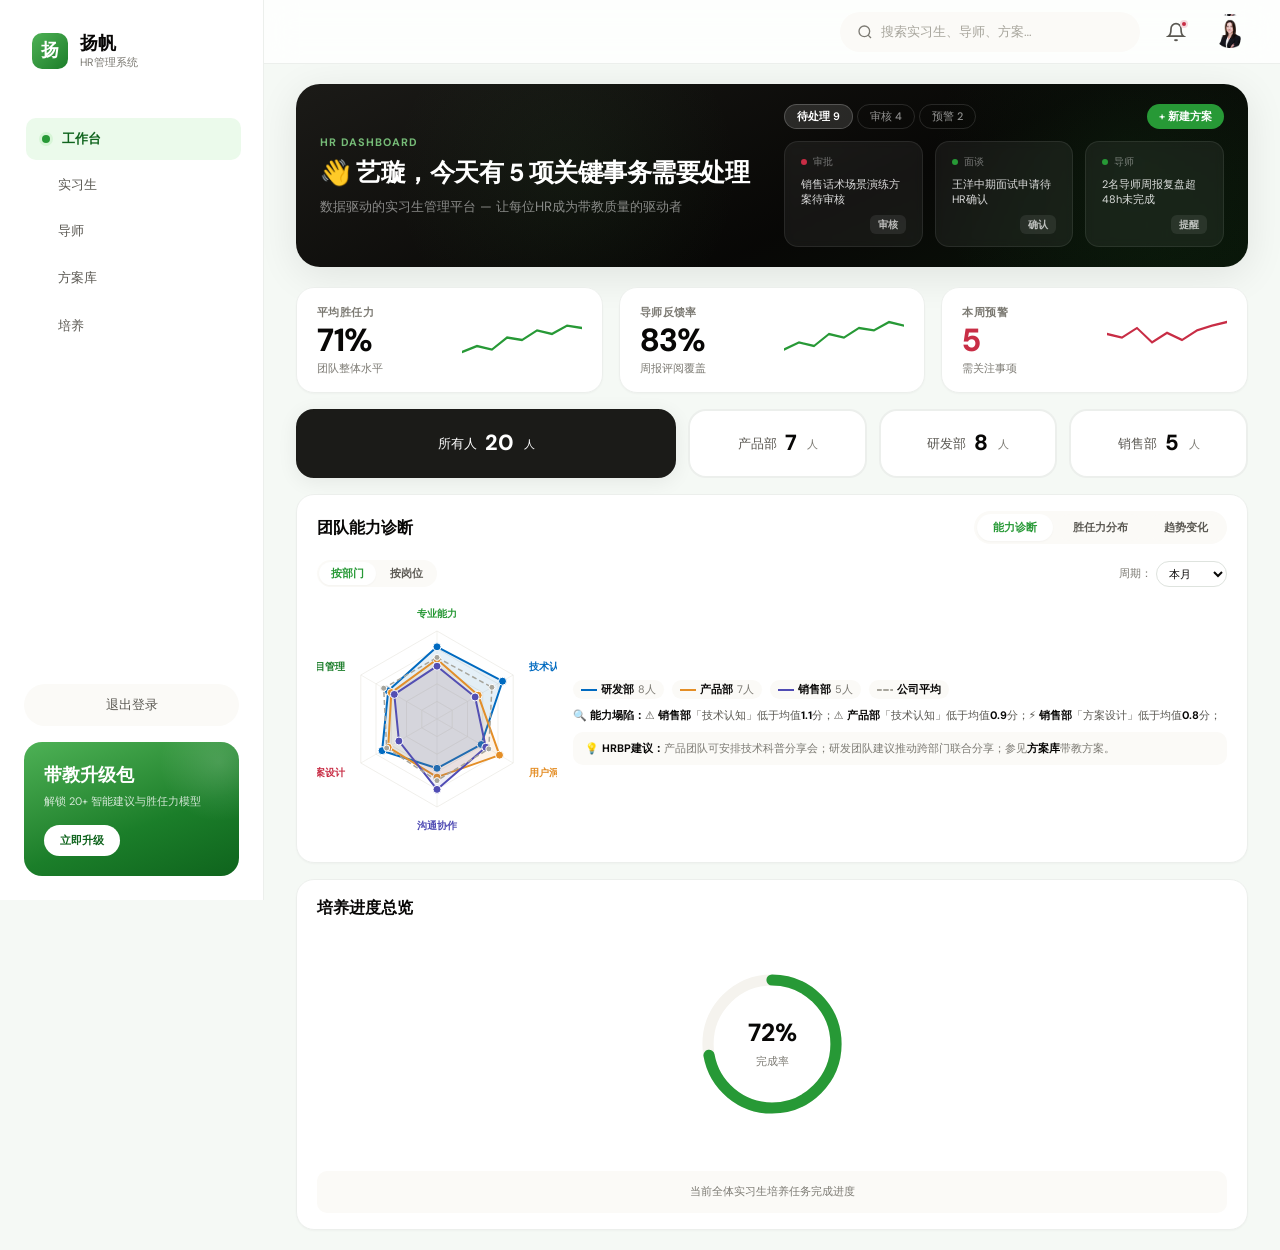
<file: hr_v3_dashboard.html>
<!DOCTYPE html>
<html lang="zh-CN">
<head>
<meta charset="UTF-8">
<meta name="viewport" content="width=device-width, initial-scale=1.0">
<title>扬帆 · HR管理工作台</title>
<link rel="preconnect" href="https://fonts.googleapis.com">
<link rel="preconnect" href="https://fonts.gstatic.com" crossorigin>
<link href="https://fonts.googleapis.com/css2?family=DM+Sans:opsz,wght@9..40,400;9..40,500;9..40,600;9..40,700;9..40,800&display=swap" rel="stylesheet">
<style>

/* ================================================================
   YANG FAN · MENTOR WORKBENCH V3 — Modern Minimalist Design System
   Design Tokens: OKLCH Color Space · 8pt Grid · DM Sans · ease-out
   ================================================================ */
:root {
  /* ── Spring Green Palette (OKLCH) ── */
  --green-50:  oklch(0.97 0.025 145);
  --green-100: oklch(0.94 0.05 145);
  --green-200: oklch(0.88 0.09 145);
  --green-300: oklch(0.78 0.13 145);
  --green-400: oklch(0.68 0.16 145);
  --green-500: oklch(0.60 0.17 145);
  --green-600: oklch(0.52 0.15 145);
  --green-700: oklch(0.44 0.13 145);
  --green-800: oklch(0.36 0.10 145);
  --green-900: oklch(0.28 0.08 145);

  /* ── Warm Neutrals ── */
  --neutral-0:   oklch(1 0 0);
  --neutral-50:  oklch(0.985 0.004 96);
  --neutral-100: oklch(0.965 0.007 96);
  --neutral-200: oklch(0.92 0.010 96);
  --neutral-300: oklch(0.86 0.012 96);
  --neutral-400: oklch(0.72 0.012 96);
  --neutral-500: oklch(0.58 0.012 96);
  --neutral-600: oklch(0.46 0.010 96);
  --neutral-700: oklch(0.34 0.008 96);
  --neutral-800: oklch(0.22 0.006 96);
  --neutral-900: oklch(0.13 0.004 96);

  /* ── Semantic Aliases ── */
  --bg-app:        oklch(0.978 0.006 145);
  --bg-card:        var(--neutral-0);
  --bg-header:      oklch(1 0 0 / 0.82);
  --bg-stat:        var(--neutral-50);
  --bg-rec:         var(--neutral-50);
  --bg-nav-active:  var(--green-50);
  --bg-sidebar:     var(--neutral-0);

  --primary:         var(--green-500);
  --primary-hover:   var(--green-600);
  --primary-light:   var(--green-50);
  --primary-text:    var(--green-700);

  --text-primary:    var(--neutral-900);
  --text-secondary:  var(--neutral-600);
  --text-muted:      var(--neutral-500);
  --text-placeholder:var(--neutral-400);

  --border:          oklch(0.91 0.008 145);
  --border-light:    oklch(0.95 0.005 145);

  --danger:          oklch(0.55 0.19 18);
  --danger-light:    oklch(0.96 0.02 18);
  --warning:         oklch(0.72 0.15 65);
  --warning-light:   oklch(0.96 0.06 65);
  --info:            oklch(0.52 0.16 250);
  --info-light:      oklch(0.95 0.03 250);
  --purple:          oklch(0.48 0.16 280);
  --purple-light:    oklch(0.94 0.03 280);

  /* ── Shadows (Layered, Subtle) ── */
  --shadow-xs:  0 1px 2px oklch(0 0 0 / 0.03);
  --shadow-sm:  0 2px 8px oklch(0 0 0 / 0.05);
  --shadow-md:  0 4px 20px oklch(0 0 0 / 0.07);
  --shadow-lg:  0 8px 40px oklch(0 0 0 / 0.09);
  --shadow-xl:  0 16px 60px oklch(0 0 0 / 0.12);
  --shadow-sidebar: 12px 0 32px oklch(0 0 0 / 0.06);

  /* ── Typography (DM Sans + System) ── */
  --font: 'DM Sans', system-ui, -apple-system, 'PingFang SC', 'Microsoft YaHei', sans-serif;
  --font-heading: 'DM Sans', 'PingFang SC', 'Microsoft YaHei', system-ui, sans-serif;

  /* ── Fluid Typography Scale (1.25 ratio) ── */
  --text-xs:   clamp(0.625rem, 0.6rem + 0.1vw, 0.75rem);   /* 10-12px */
  --text-sm:   clamp(0.75rem, 0.72rem + 0.15vw, 0.875rem);  /* 12-14px */
  --text-base: clamp(0.875rem, 0.85rem + 0.2vw, 1rem);      /* 14-16px */
  --text-lg:   clamp(1rem, 0.95rem + 0.25vw, 1.25rem);      /* 16-20px */
  --text-xl:   clamp(1.125rem, 1.05rem + 0.4vw, 1.5rem);    /* 18-24px */
  --text-2xl:  clamp(1.25rem, 1.15rem + 0.5vw, 1.75rem);    /* 20-28px */
  --text-3xl:  clamp(1.5rem, 1.3rem + 0.8vw, 2.25rem);      /* 24-36px */
  --text-4xl:  clamp(1.75rem, 1.4rem + 1.2vw, 3rem);        /* 28-48px */

  --leading-tight:  1.2;
  --leading-normal: 1.5;
  --leading-relaxed:1.7;

  /* ── Spacing (8pt Grid) ── */
  --sp-1:  4px;
  --sp-2:  8px;
  --sp-3:  12px;
  --sp-4:  16px;
  --sp-5:  20px;
  --sp-6:  24px;
  --sp-8:  32px;
  --sp-10: 40px;
  --sp-12: 48px;
  --sp-16: 64px;
  --sp-20: 80px;

  /* ── Border Radii ── */
  --r-sm:   6px;
  --r-md:   10px;
  --r-lg:   14px;
  --r-xl:   18px;
  --r-2xl:  24px;
  --r-full: 9999px;

  /* ── Animation Tokens ── */
  --ease-out:   cubic-bezier(0.16, 1, 0.3, 1);
  --ease-in-out:cubic-bezier(0.65, 0, 0.35, 1);
  --ease-std:   cubic-bezier(0.4, 0, 0.2, 1);
  --dur-fast:   120ms;
  --dur-normal: 200ms;
  --dur-slow:   350ms;
  --dur-page:   400ms;

  /* ── Layout ── */
  --sidebar-w: 264px;
  --topbar-h: 64px;
  --content-max: 1280px;
}

/* ── prefers-reduced-motion ── */
@media (prefers-reduced-motion: reduce) {
  *, *::before, *::after {
    animation-duration: 0.01ms !important;
    animation-iteration-count: 1 !important;
    transition-duration: 0.01ms !important;
  }
}

/* ================================================================
   RESET & BASE
   ================================================================ */
*,*::before,*::after{box-sizing:border-box;margin:0;padding:0}
html{font-size:16px;-webkit-font-smoothing:antialiased;-moz-osx-font-smoothing:grayscale}
body{
  font-family:var(--font);
  background:var(--bg-app);
  color:var(--text-primary);
  line-height:var(--leading-normal);
  display:flex;
  min-height:100vh;
  overflow-x:hidden;
}
::-webkit-scrollbar{width:4px;height:4px}
::-webkit-scrollbar-track{background:transparent}
::-webkit-scrollbar-thumb{background:var(--neutral-300);border-radius:2px}
::selection{background:var(--green-100);color:var(--green-800)}

/* ================================================================
   SIDEBAR — Refined, Minimal
   ================================================================ */
.sidebar{
  width:var(--sidebar-w);
  min-height:100vh;
  background:var(--bg-sidebar);
  position:fixed;top:0;left:0;bottom:0;z-index:100;
  display:flex;flex-direction:column;
  padding:var(--sp-6);
  border-right:1px solid var(--border-light);
}
.sidebar-brand{
  display:flex;align-items:center;gap:var(--sp-3);
  padding:var(--sp-2) var(--sp-2) var(--sp-6);
}
.sidebar-brand .logo-icon{
  width:36px;height:36px;
  background:linear-gradient(135deg,var(--green-400),var(--green-600));
  border-radius:var(--r-md);
  display:flex;align-items:center;justify-content:center;
  color:#fff;font-weight:800;font-size:18px;
  flex-shrink:0;
}
.sb-info h1{font-size:18px;font-weight:700;color:var(--text-primary);letter-spacing:-0.3px;line-height:1.3;font-family:var(--font-heading)}
.sb-info span{font-size:var(--text-xs);color:var(--text-muted);line-height:1.3;display:block}

.sidebar-nav{flex:1;padding-top:var(--sp-6);display:flex;flex-direction:column;gap:var(--sp-1)}
.nav-item{
  display:flex;align-items:center;gap:var(--sp-3);
  padding:var(--sp-3) var(--sp-4);
  border-radius:var(--r-md);
  cursor:pointer;
  transition:all var(--dur-fast) var(--ease-std);
  color:var(--text-secondary);
  font-weight:500;font-size:var(--text-sm);
  border:none;background:none;
  width:100%;font-family:var(--font);
  text-align:left;
}
.nav-item .nav-dot{width:6px;height:6px;border-radius:50%;background:transparent;transition:all var(--dur-fast) var(--ease-std);flex-shrink:0}
.nav-item{transition:all var(--dur-normal) var(--ease-std)}
.nav-item:hover{background:var(--neutral-50);color:var(--text-primary);transform:translateX(2px)}
.nav-item:hover .nav-dot{background:var(--neutral-300);transform:scale(1.3)}
.nav-item.active{background:var(--green-50);color:var(--primary-text);font-weight:600;transform:translateX(2px)}
.nav-item.active .nav-dot{background:var(--primary);width:8px;height:8px;box-shadow:0 0 0 3px var(--green-100);transform:scale(1)}

.btn-logout{
  display:flex;align-items:center;justify-content:center;gap:var(--sp-2);
  padding:var(--sp-3) var(--sp-5);
  background:var(--neutral-50);color:var(--text-secondary);
  border:none;border-radius:var(--r-full);
  cursor:pointer;font-weight:500;font-size:var(--text-sm);
  font-family:var(--font);transition:all var(--dur-fast) var(--ease-std);
  margin-bottom:var(--sp-4);width:100%;
}
.btn-logout:hover{background:var(--neutral-100);color:var(--text-primary)}

.sidebar-bottom{
  background:linear-gradient(160deg,var(--green-400),var(--green-600) 60%,var(--green-700));
  border-radius:var(--r-xl);
  padding:var(--sp-5);
  color:#fff;flex-shrink:0;
  position:relative;overflow:hidden;
}
.sidebar-bottom::before{
  content:'';position:absolute;top:-40px;right:-40px;
  width:120px;height:120px;
  background:radial-gradient(circle,oklch(1 0 0 / 0.15) 0%,transparent 70%);
  border-radius:50%;
}
.sidebar-bottom h3{font-size:var(--text-lg);font-weight:700;margin-bottom:var(--sp-1);color:#fff;position:relative;font-family:var(--font-heading)}
.sidebar-bottom p{font-size:var(--text-xs);color:oklch(1 0 0 / 0.8);margin-bottom:var(--sp-4);line-height:1.4;position:relative}
.btn-white-pill{
  padding:var(--sp-2) var(--sp-4);
  background:#fff;color:var(--green-700);
  border:none;border-radius:var(--r-full);
  font-size:var(--text-xs);font-weight:600;
  cursor:pointer;font-family:var(--font);
  transition:all var(--dur-fast) var(--ease-std);
  position:relative;
}
.btn-white-pill:hover{transform:translateY(-1px);box-shadow:0 4px 16px oklch(0 0 0 / 0.12)}
.btn-white-pill:active{transform:translateY(0) scale(0.97)}

/* ================================================================
   MAIN CONTENT AREA
   ================================================================ */
.main{flex:1;margin-left:var(--sidebar-w);min-height:100vh;display:flex;flex-direction:column}

/* ================================================================
   TOPBAR — Glassmorphism
   ================================================================ */
.topbar{
  background:var(--bg-header);
  backdrop-filter:blur(16px) saturate(180%);
  -webkit-backdrop-filter:blur(16px) saturate(180%);
  border-bottom:1px solid var(--border-light);
  height:var(--topbar-h);
  display:flex;align-items:center;gap:var(--sp-4);
  padding:0 var(--sp-8);
  position:sticky;top:0;z-index:50;
}
.topbar-spacer{flex:1}
.search-box{
  flex:0 0 300px;height:40px;
  background:var(--neutral-50);
  border:1px solid transparent;
  border-radius:var(--r-full);
  display:flex;align-items:center;gap:var(--sp-2);
  padding:0 var(--sp-4);
  transition:all var(--dur-normal) var(--ease-std);
}
.search-box:focus-within{
  background:var(--neutral-0);
  border-color:var(--green-300);
  box-shadow:0 0 0 3px var(--green-50);
}
.search-box svg{width:16px;height:16px;color:var(--text-muted);flex-shrink:0}
.search-box input{border:none;background:transparent;outline:none;font-size:var(--text-sm);color:var(--text-primary);width:100%;font-family:var(--font)}
.search-box input::placeholder{color:var(--text-placeholder)}
.topbar-btn{
  width:40px;height:40px;border-radius:50%;border:none;
  background:transparent;
  display:flex;align-items:center;justify-content:center;
  cursor:pointer;transition:all var(--dur-fast) var(--ease-std);
  flex-shrink:0;position:relative;color:var(--text-secondary);
}
.topbar-btn:hover{background:var(--neutral-50);color:var(--text-primary)}
.topbar-btn:active{transform:scale(0.95)}
.topbar-btn svg{width:20px;height:20px}
.notif-dot{
  position:absolute;top:8px;right:8px;
  width:8px;height:8px;
  background:var(--danger);border-radius:50%;
  border:2px solid var(--bg-header);
}
.topbar-avatar{
  width:36px;height:36px;border-radius:50%;
  background:url(image/avt/tx1.png) center/cover;
  cursor:pointer;border:2px solid transparent;
  transition:all var(--dur-fast) var(--ease-std);
  text-indent:-9999px;overflow:hidden;
  flex-shrink:0;
}
.topbar-avatar:hover{border-color:var(--green-300);transform:scale(1.05)}
.topbar-avatar:active{transform:scale(0.95)}

/* ================================================================
   PAGE TRANSITIONS
   ================================================================ */
.page{display:none;padding:var(--sp-8);flex-direction:column;gap:var(--sp-6);flex:1;max-width:var(--content-max)}
.page.active{display:flex;animation:pageEnter var(--dur-page) var(--ease-std) both}
@keyframes pageEnter{from{opacity:0;transform:translateY(8px)}to{opacity:1;transform:translateY(0)}}

/* ================================================================
   ENTRY ANIMATIONS (Staggered)
   ================================================================ */
.a-up{animation:a-fadeUp var(--dur-slow) var(--ease-std) both}
@keyframes a-fadeUp{from{opacity:0;transform:translateY(10px)}to{opacity:1;transform:translateY(0)}}
@keyframes pulse{0%,100%{opacity:1}50%{opacity:.5}}
.a-up.d1{animation-delay:.04s}.a-up.d2{animation-delay:.08s}.a-up.d3{animation-delay:.12s}.a-up.d4{animation-delay:.16s}.a-up.d5{animation-delay:.20s}

/* ================================================================
   SHARED COMPONENTS
   ================================================================ */
/* ── Section Header ── */
.section-head{display:flex;align-items:center;justify-content:space-between;margin-bottom:var(--sp-4)}
.section-head h3{font-size:var(--text-lg);font-weight:700;color:var(--text-primary);font-family:var(--font-heading)}
.section-head .more{font-size:var(--text-sm);color:var(--primary);cursor:pointer;font-weight:600;transition:opacity var(--dur-fast)}
.section-head .more:hover{opacity:.7}

/* ── Page Title ── */
.page-title-row{margin-bottom:var(--sp-6);padding-bottom:var(--sp-4);border-bottom:1px solid var(--border-light)}
.page-title-row h3{font-size:var(--text-2xl);font-weight:700;color:var(--text-primary);font-family:var(--font-heading)}
.page-title-row p{font-size:var(--text-sm);color:var(--text-muted);margin-top:var(--sp-1)}

/* ── Gradient Divider ── */
.grad-divider{height:1px;background:linear-gradient(90deg,transparent,var(--border-light) 20%,var(--border-light) 80%,transparent);margin:var(--sp-5) 0}

/* ── Badge ── */
.badge-sm{
  background:var(--neutral-50);padding:2px var(--sp-3);
  border-radius:var(--r-full);font-size:var(--text-xs);color:var(--text-muted);
  font-weight:500;
}

/* ── Tags ── */
.tag{padding:3px var(--sp-2);border-radius:var(--r-sm);font-size:var(--text-xs);line-height:1.4;font-weight:600}
.tag.green{background:var(--green-50);color:var(--primary-text)}
.tag.blue{background:var(--info-light);color:var(--info)}
.tag.purple{background:var(--purple-light);color:var(--purple)}
.tag.orange{background:var(--warning-light);color:var(--warning)}
.tag.red{background:var(--danger-light);color:var(--danger)}

/* ── Buttons ── */
.btn-primary{
  padding:var(--sp-2) var(--sp-5);
  background:var(--primary);color:#fff;
  border:none;border-radius:var(--r-full);
  font-size:var(--text-sm);font-weight:600;
  cursor:pointer;font-family:var(--font);
  transition:all var(--dur-fast) var(--ease-std);
  display:inline-flex;align-items:center;justify-content:center;gap:var(--sp-2);
}
.btn-primary:hover{background:var(--primary-hover);transform:translateY(-1px);box-shadow:0 4px 16px oklch(0.6 0.17 145 / 0.3)}
.btn-primary:active{transform:translateY(0) scale(0.97)}
.btn-ghost{
  padding:var(--sp-2) var(--sp-4);
  background:transparent;color:var(--text-secondary);
  border:1px solid var(--border);border-radius:var(--r-full);
  font-size:var(--text-sm);font-weight:500;
  cursor:pointer;font-family:var(--font);
  transition:all var(--dur-fast) var(--ease-std);
  display:inline-flex;align-items:center;justify-content:center;gap:var(--sp-2);
}
.btn-ghost:hover{background:var(--neutral-50);color:var(--text-primary);border-color:var(--neutral-300)}
.btn-ghost:active{transform:scale(0.97)}
.btn-pill-dark{
  padding:var(--sp-1) var(--sp-4);
  background:var(--neutral-800);color:#fff;
  border:none;border-radius:var(--r-full);
  font-size:var(--text-xs);font-weight:500;
  cursor:pointer;font-family:var(--font);
  transition:all var(--dur-fast) var(--ease-std);
}
.btn-pill-dark:hover{background:var(--neutral-900);transform:translateY(-1px)}

/* ── Card Polish ── */
.card-hover{transition:all var(--dur-normal) var(--ease-std);border:1px solid var(--border-light)}
.card-hover:hover{box-shadow:var(--shadow-md);transform:translateY(-2px);border-color:var(--border)}

/* ── Status Badges ── */
.st-badge{
  display:inline-flex;align-items:center;justify-content:center;
  padding:3px var(--sp-3);border-radius:var(--r-full);
  font-size:var(--text-xs);font-weight:600;white-space:nowrap;
  font-family:var(--font);
}
.st-badge.orange{background:var(--danger-light);color:var(--danger)}
.st-badge.blue{background:var(--info-light);color:var(--info)}
.st-badge.green{background:var(--green-50);color:var(--primary-text)}
.st-badge.gray{background:var(--neutral-50);color:var(--text-muted)}
.st-badge.purple{background:var(--purple-light);color:var(--purple)}

/* ── Risk Tags ── */
.risk-tag{padding:3px var(--sp-3);border-radius:var(--r-full);font-size:var(--text-xs);font-weight:600;display:inline-block}
.risk-tag.高{background:var(--danger-light);color:var(--danger)}
.risk-tag.低{background:var(--green-50);color:var(--primary-text)}
.risk-tag.med{background:var(--warning-light);color:var(--warning)}
.fit-bar{width:80px;height:5px;background:var(--neutral-100);border-radius:3px;overflow:hidden}
.fit-fill{height:100%;background:var(--primary);border-radius:3px;width:0;transition:width 1s var(--ease-out)}

/* ================================================================
   PAGE 1: DASHBOARD — Hero + Inline Todo
   ================================================================ */
.hero-card{
  background:linear-gradient(155deg,var(--neutral-800) 0%,var(--neutral-900) 60%,oklch(0.18 0.03 145) 100%);
  border-radius:var(--r-2xl);padding:var(--sp-5) var(--sp-6);
  box-shadow:var(--shadow-lg);margin-bottom:var(--sp-5);
  position:relative;overflow:hidden;
}
.hero-card::after{
  content:'';position:absolute;top:-120px;right:-80px;
  width:400px;height:400px;
  background:radial-gradient(circle,var(--green-500) 0%,transparent 70%);
  opacity:.08;border-radius:50%;pointer-events:none;
}
.hero-card::before{
  content:'';position:absolute;bottom:-80px;left:10%;
  width:350px;height:350px;
  background:radial-gradient(circle,var(--green-400) 0%,transparent 70%);
  opacity:.06;border-radius:50%;pointer-events:none;
}
.hero-grid{display:flex;gap:var(--sp-6);position:relative;z-index:1;align-items:flex-start}
.hero-left{flex:1;display:flex;flex-direction:column;justify-content:center;align-self:center}
.hero-tag{font-size:var(--text-xs);font-weight:700;color:var(--green-300);text-transform:uppercase;letter-spacing:.08em;margin-bottom:var(--sp-2);opacity:.9}
.hero-title{font-size:var(--text-2xl);font-weight:800;color:#fff;line-height:var(--leading-tight);font-family:var(--font-heading);letter-spacing:-0.02em}
.hero-desc{font-size:var(--text-sm);color:oklch(1 0 0 / 0.5);line-height:1.6;margin-top:var(--sp-2);max-width:420px}

/* ── Hero Right: Inline Todo ── */
.hero-todo-panel{flex:0 0 440px;display:flex;flex-direction:column;gap:var(--sp-3)}
.hero-todo-tabs{display:flex;gap:var(--sp-1)}
.hero-todo-tab{
  padding:var(--sp-1) var(--sp-3);border-radius:var(--r-full);
  font-size:var(--text-xs);border:1px solid oklch(1 0 0 / 0.12);
  cursor:pointer;font-family:var(--font);background:transparent;
  color:oklch(1 0 0 / 0.55);transition:all var(--dur-fast) var(--ease-std);
  font-weight:500;white-space:nowrap;
}
.hero-todo-tab:hover{background:oklch(1 0 0 / 0.06);color:oklch(1 0 0 / 0.8)}
.hero-todo-tab.active{background:oklch(1 0 0 / 0.12);color:#fff;border-color:oklch(1 0 0 / 0.2);font-weight:600}
.hero-todo-cards{display:flex;gap:var(--sp-3);flex-wrap:wrap}
.hero-todo-card{
  flex:1;min-width:120px;max-width:200px;
  background:oklch(1 0 0 / 0.06);
  border:1px solid oklch(1 0 0 / 0.08);
  border-radius:var(--r-lg);padding:var(--sp-3) var(--sp-4);
  cursor:pointer;transition:all var(--dur-fast) var(--ease-std);
  backdrop-filter:blur(4px);display:flex;flex-direction:column;gap:var(--sp-2);
  position:relative;overflow:hidden;
}
.hero-todo-card:hover{background:oklch(1 0 0 / 0.1);border-color:oklch(1 0 0 / 0.15);transform:translateY(-1px)}
.hero-todo-card .ht-dot{width:6px;height:6px;border-radius:50%;flex-shrink:0}
.hero-todo-card .ht-dot.urgent{background:var(--danger)}
.hero-todo-card .ht-dot.normal{background:var(--primary)}
.hero-todo-card .ht-text{font-size:var(--text-xs);color:oklch(1 0 0 / 0.85);line-height:1.4;overflow:hidden;display:-webkit-box;-webkit-line-clamp:2;-webkit-box-orient:vertical}
.hero-todo-card .ht-action{font-size:10px;font-weight:600;color:oklch(1 0 0 / 0.7);align-self:flex-end;padding:2px var(--sp-2);background:oklch(1 0 0 / 0.08);border-radius:var(--r-sm);transition:all var(--dur-fast)}
.hero-todo-card:hover .ht-action{background:var(--primary);color:#fff}
.hero-todo-cat{display:none;flex-wrap:wrap;gap:var(--sp-3)}
.hero-todo-cat.active{display:flex}

.stats-row{display:grid;grid-template-columns:repeat(4,1fr);gap:var(--sp-4);margin-bottom:var(--sp-8)}
.stat-card-dash{
  background:var(--bg-card);border:1px solid var(--border-light);
  border-radius:var(--r-lg);padding:var(--sp-5);
  text-align:center;
  box-shadow:var(--shadow-xs);
  transition:all var(--dur-normal) var(--ease-std);
}
.stat-card-dash:hover{transform:translateY(-2px);box-shadow:var(--shadow-md)}
.stat-card-dash .val{font-size:clamp(1.5rem,3vw,2rem);font-weight:800;color:var(--primary);line-height:1.2;font-family:var(--font-heading)}
.stat-card-dash .lbl{font-size:var(--text-xs);color:var(--text-muted);margin-top:var(--sp-1)}

.analysis-card{
  background:var(--bg-card);border:1px solid var(--border-light);
  border-radius:var(--r-2xl);box-shadow:var(--shadow-xs);padding:var(--sp-8);
  transition:all var(--dur-normal) var(--ease-std);
}
.analysis-card:hover{box-shadow:var(--shadow-sm)}
.analysis-grid{display:flex;gap:var(--sp-12)}
.analysis-left{flex:0 0 380px}
.analysis-right{flex:1}
.radar-legend{display:flex;flex-wrap:wrap;gap:var(--sp-4);margin-bottom:var(--sp-4);font-size:var(--text-xs)}
.radar-legend .l1{color:var(--green-700)}.radar-legend .l2{color:var(--info)}.radar-legend .l3{color:var(--warning)}.radar-legend .l4{color:var(--danger)}
.rec-warn{font-size:var(--text-xs);color:var(--warning);line-height:1.5;margin-bottom:var(--sp-4);padding:var(--sp-3) var(--sp-4);background:var(--warning-light);border-radius:var(--r-md)}
.rec-card{
  background:var(--neutral-50);border:1px solid transparent;
  border-radius:var(--r-lg);padding:var(--sp-5);margin-bottom:var(--sp-3);
  transition:all var(--dur-fast) var(--ease-std);cursor:pointer;
}
.rec-card:hover{border-color:var(--border);box-shadow:var(--shadow-sm)}
.rec-card-top{display:flex;justify-content:space-between;font-size:var(--text-xs);color:var(--text-muted);margin-bottom:var(--sp-2)}
.rec-card-title{font-size:var(--text-base);font-weight:700;color:var(--text-primary);display:flex;align-items:center;gap:var(--sp-2);margin-bottom:var(--sp-1)}
.rec-voice{font-size:var(--text-sm);color:var(--text-secondary);margin-bottom:var(--sp-1)}
.rec-desc{font-size:var(--text-xs);color:var(--text-muted);line-height:1.5}
.rec-assign-row{display:flex;justify-content:flex-end;margin-top:var(--sp-3)}

/* ── Shared Table & Cell (used by Page 2) ── */
.table-card{
  flex:1;background:var(--bg-card);border:1px solid var(--border-light);
  border-radius:var(--r-2xl);box-shadow:var(--shadow-xs);padding:var(--sp-6);
}
.table-hd{display:flex;justify-content:space-between;align-items:center;margin-bottom:var(--sp-4)}
.table-hd h3{font-size:var(--text-lg);font-weight:700;color:var(--text-primary);font-family:var(--font-heading)}
.styled-table{width:100%;border-collapse:collapse}
.styled-table th{text-align:left;padding:var(--sp-2) var(--sp-3);font-size:var(--text-xs);font-weight:600;color:var(--text-muted);border-bottom:1px solid var(--border-light);text-transform:uppercase;letter-spacing:.03em}
.styled-table td{padding:var(--sp-3);font-size:var(--text-sm)}
.styled-table tbody tr{border-radius:var(--r-md);transition:all var(--dur-fast) var(--ease-std);cursor:pointer}
.styled-table tbody tr:hover{background:var(--neutral-50)}
.stu-cell{display:flex;align-items:center;gap:var(--sp-3)}
.stu-av{width:32px;height:32px;border-radius:50%;display:flex;align-items:center;justify-content:center;flex-shrink:0;font-weight:700;font-size:12px;color:#fff;text-indent:-9999px;overflow:hidden}
.stu-av.a1{background:url(image/avt/tx3.png) center/cover}.stu-av.a2{background:url(image/avt/tx4.png) center/cover}.stu-av.a3{background:url(image/avt/tx5.png) center/cover}.stu-av.a4{background:url(image/avt/tx6.png) center/cover}
.stu-name{font-weight:600;font-size:var(--text-sm);color:var(--text-primary)}
.stu-role{font-size:var(--text-xs);color:var(--text-muted)}
.score{font-weight:700;font-size:var(--text-sm);color:var(--text-primary)}
.trend-txt{font-size:var(--text-xs);color:var(--text-muted);max-width:140px;white-space:nowrap;overflow:hidden;text-overflow:ellipsis}
/* ===== PAGE LAYOUT ===== */
.page{display:none}.page.active{display:block;padding:var(--sp-5) var(--sp-8)}

/* ===== 3 KPI Sparkline Cards ===== */
.kpi-row{display:grid;grid-template-columns:repeat(3,1fr);gap:var(--sp-4);margin-bottom:var(--sp-4)}
.kpi-spark{background:var(--bg-card);border:1px solid var(--border-light);border-radius:var(--r-xl);padding:var(--sp-4) var(--sp-5);display:flex;align-items:center;gap:var(--sp-4);box-shadow:var(--shadow-xs);transition:all var(--dur-normal) var(--ease-std)}
.kpi-spark:hover{box-shadow:var(--shadow-sm)}
.ks-left{flex:1;min-width:0}
.ks-label{font-size:var(--text-xs);color:var(--text-muted);text-transform:uppercase;letter-spacing:.04em;font-weight:600;margin-bottom:2px}
.ks-val{font-size:32px;font-weight:800;color:var(--text-primary);font-family:var(--font-heading);letter-spacing:-.03em;line-height:1.1}
.ks-sub{font-size:var(--text-xs);color:var(--text-muted);margin-top:2px}
.ks-right{flex:0 0 120px;height:48px}
.ks-sparkline{width:100%;height:100%}

/* ===== 4 Department Pill Filters ===== */
.dept-pills{display:flex;gap:var(--sp-3);margin-bottom:var(--sp-4);align-items:stretch}
.dpill{flex:1;display:flex;align-items:center;justify-content:center;gap:var(--sp-2);padding:var(--sp-4) var(--sp-5);border-radius:var(--r-xl);cursor:pointer;transition:all .3s var(--ease-out);user-select:none;background:var(--bg-card);border:2px solid var(--border-light);color:var(--text-primary);overflow:hidden;white-space:nowrap}
.dpill:hover:not(.on){border-color:var(--border);background:var(--neutral-50)}
.dpill.on{flex:2.5;background:var(--neutral-800);color:#fff;border-color:var(--neutral-800);box-shadow:var(--shadow-md)}
.dpill.on .dp-name,.dpill.on .dp-num,.dpill.on .dp-unit{color:#fff}
.dp-name{font-size:var(--text-sm);font-weight:500;color:var(--text-secondary);transition:color .3s var(--ease-out)}
.dp-num{font-size:var(--text-xl);font-weight:800;font-family:var(--font-heading);transition:color .3s var(--ease-out)}
.dp-unit{font-size:var(--text-xs);color:var(--text-muted);margin-left:2px}

/* ===== CHARTS ROW ===== *//* ===== CHARTS ROW ===== */
.charts-row{display:grid;grid-template-columns:1.22fr 380px;gap:var(--sp-4)}
.chart-wide{flex:1}.chart-narrow{flex-shrink:0}

/* ===== PANEL ===== */
.panel{background:var(--bg-card);border:1px solid var(--border-light);border-radius:var(--r-xl);padding:var(--sp-4) var(--sp-5);box-shadow:var(--shadow-xs)}
.panel h4{font-size:var(--text-base);font-weight:700;color:var(--text-primary);margin-bottom:var(--sp-5);font-family:var(--font-heading);display:flex;align-items:center;gap:var(--sp-2)}
.panel-divider{height:1px;background:var(--border-light);margin:var(--sp-6) 0}

/* ===== CHART TABS ===== */
.chart-tabs{display:flex;gap:4px;background:var(--bg-stat);padding:3px;border-radius:var(--r-full)}
.ctab{padding:6px 16px;border:none;border-radius:var(--r-full);font-size:var(--text-xs);font-weight:600;cursor:pointer;font-family:var(--font);background:var(--bg-stat);color:var(--text-secondary);transition:all var(--dur-fast) var(--ease-std)}
.ctab.active{background:var(--bg-card);color:var(--primary);box-shadow:var(--shadow-xs)}
.ctab:hover:not(.active){color:var(--text-primary)}

/* ===== STACKED BARS ===== */
.stack-row{display:flex;align-items:center;gap:var(--sp-4);padding:var(--sp-4) var(--sp-2)}
.stack-row .st-label{width:60px;font-size:var(--text-sm);font-weight:500;color:var(--text-primary);flex-shrink:0;text-align:right}
.stack-row .st-bar{flex:1;height:38px;display:flex;gap:5px}
.stack-row .st-seg{height:100%}
.stack-row .st-seg:first-child{border-radius:6px 0 0 6px}.stack-row .st-seg:last-child{border-radius:0 6px 6px 0}
.stack-row .st-val{width:44px;font-size:var(--text-xs);font-weight:600;color:var(--text-secondary);flex-shrink:0;text-align:right}
.chart-note{font-size:var(--text-xs);color:var(--text-muted);line-height:1.6;margin-top:var(--sp-4);padding:var(--sp-3) var(--sp-4);background:var(--bg-stat);border-radius:var(--r-md)}

/* ===== DIAGNOSIS RADAR PANEL — compact left-right layout ===== */
.diag-controls{display:flex;align-items:center;justify-content:space-between;flex-wrap:wrap;gap:var(--sp-2);margin-bottom:var(--sp-3)}
.diag-mode{display:flex;gap:2px;background:var(--bg-stat);padding:2px;border-radius:var(--r-full)}
.diag-mode-btn{padding:4px 12px;border:none;border-radius:var(--r-full);font-size:var(--text-xs);font-weight:600;cursor:pointer;font-family:var(--font);background:transparent;color:var(--text-secondary);transition:all var(--dur-fast) var(--ease-std);white-space:nowrap}
.diag-mode-btn.active{background:var(--bg-card);color:var(--primary);box-shadow:var(--shadow-xs)}
.diag-mode-btn:hover:not(.active){color:var(--text-primary)}
.diag-period{display:flex;align-items:center;gap:var(--sp-1)}
.diag-period label{font-size:var(--text-xs);color:var(--text-muted);white-space:nowrap}
.diag-period select{padding:4px 8px;border:1px solid var(--border);border-radius:var(--r-full);font-size:var(--text-xs);font-family:var(--font);background:var(--bg-card);color:var(--text-primary);cursor:pointer;outline:none}
.diag-period select:focus{border-color:var(--green-300);box-shadow:0 0 0 2px var(--green-50)}
/* ── Two-column body ── */
.diag-body{display:flex;gap:var(--sp-4);align-items:center}
.diag-radar-left{flex-shrink:0}
.diag-info-right{flex:1;min-width:0;display:flex;flex-direction:column;justify-content:center;gap:var(--sp-2);font-size:var(--text-xs)}
.diag-legend{display:flex;flex-wrap:wrap;gap:var(--sp-2);font-size:var(--text-xs)}
.diag-legend-item{display:flex;align-items:center;gap:4px;padding:2px 8px;border-radius:var(--r-full);background:var(--bg-stat);white-space:nowrap}
.diag-legend-item span{line-height:1.4}
.diag-gaps{line-height:1.55;color:var(--text-secondary)}
.diag-gaps b{color:var(--text-primary)}
.diag-suggest{line-height:1.55;color:var(--text-muted);padding:var(--sp-2) var(--sp-3);background:var(--bg-stat);border-radius:var(--r-md)}
.diag-suggest b{color:var(--text-primary)}

/* ===== DONUT CHART ===== */
.donut-wrap{display:flex;flex-direction:column;align-items:center;padding:var(--sp-6) 0;gap:var(--sp-2)}
.donut-center{text-align:center;margin-top:-6px}
.donut-num{font-size:var(--text-2xl);font-weight:800;color:var(--text-primary);font-family:var(--font-heading)}
.donut-lbl{display:block;font-size:var(--text-xs);color:var(--text-muted);margin-top:2px}

/* ===== RISK BAR ===== */
.risk-head{font-size:var(--text-sm);font-weight:600;color:var(--text-primary);margin-bottom:var(--sp-4)}
.risk-hbar{height:18px;background:var(--neutral-100);border-radius:var(--r-full);overflow:hidden;display:flex;margin-bottom:var(--sp-3)}
.risk-hbar span{height:100%;min-width:2px}
.risk-tags{display:flex;gap:var(--sp-5);flex-wrap:wrap;margin-bottom:var(--sp-3)}
.risk-tags span{display:flex;align-items:center;gap:6px;font-size:var(--text-xs);color:var(--text-secondary)}.risk-tags .ld{width:8px;height:8px;border-radius:50%}

/* ===== DEPT BARS ===== */
.dept-row{display:flex;align-items:center;gap:var(--sp-3);padding:var(--sp-2) 0}
.dept-row .dr-name{font-size:var(--text-sm);font-weight:500;color:var(--text-primary);width:64px;flex-shrink:0}
.dept-row .dr-track{flex:1;height:18px;background:var(--neutral-100);border-radius:var(--r-full);overflow:hidden}
.dept-row .dr-fill{height:100%;border-radius:var(--r-full);transition:width .5s var(--ease-out);opacity:.85}
.dept-row .dr-val{font-size:var(--text-sm);font-weight:700;color:var(--text-primary);width:48px;text-align:right;flex-shrink:0}

/* ===== MENTOR QUALITY ===== */
.mq-grid{display:grid;grid-template-columns:repeat(3,1fr);gap:var(--sp-4);padding:var(--sp-4) 0}
.mq-card{background:var(--bg-stat);border-radius:var(--r-lg);padding:var(--sp-4);display:flex;align-items:center;gap:var(--sp-3);transition:all var(--dur-normal) var(--ease-std);border:none}
.mq-card:hover{background:var(--bg-card);box-shadow:var(--shadow-sm);transform:translateY(-1px)}
.health-dot{width:10px;height:10px;border-radius:50%;display:inline-block;flex-shrink:0}.health-dot.good{background:var(--primary)}.health-dot.warn{background:var(--warning)}.health-dot.poor{background:var(--danger)}
.badge-sm{display:inline-flex;align-items:center;justify-content:center;min-width:24px;height:24px;padding:0 10px;border-radius:var(--r-full);font-size:11px;font-weight:600;background:var(--neutral-100);color:var(--text-secondary)}
.badge-sm.red{background:var(--danger-light);color:var(--danger)}.badge-sm.purple{background:var(--purple-light);color:var(--purple)}

/* ===== PAGE 2: INTERN TABLE ===== */
.page2-inner{display:flex;flex-direction:column;gap:var(--sp-6)}
.p2-top{display:flex;flex-direction:column;gap:var(--sp-6)}
.p2-stats{display:grid;grid-template-columns:1fr 1fr;gap:var(--sp-4)}
.p2-stat-info{background:var(--bg-card);border-radius:var(--r-xl);padding:var(--sp-4) var(--sp-6);display:flex;align-items:center;justify-content:space-between;gap:var(--sp-4);box-shadow:var(--shadow-sm);transition:all var(--dur-normal) var(--ease-std)}.p2-stat-info:hover{transform:translateY(-1px);box-shadow:var(--shadow-md)}
.p2si-label{font-size:var(--text-xs);color:var(--text-muted);text-transform:uppercase;letter-spacing:.04em;font-weight:600;margin-bottom:2px}
.p2si-val{font-size:40px;font-weight:800;color:var(--text-primary);font-family:var(--font-heading);letter-spacing:-.03em}
.p2si-sub{font-size:var(--text-xs);color:var(--text-muted);margin-top:2px;opacity:.65}
/* Table Toolbar */
.tbl-bar{display:flex;align-items:center;justify-content:space-between;flex-wrap:wrap;gap:var(--sp-3)}
.tbl-meta{font-size:var(--text-xs);color:var(--text-muted);margin-left:var(--sp-2);background:var(--bg-stat);padding:2px 10px;border-radius:var(--r-full)}
.tbl-sorts{display:flex;align-items:center;gap:6px}
.sbtn{height:30px;padding:0 14px;border-radius:var(--r-full);font-size:var(--text-xs);font-family:var(--font);cursor:pointer;transition:all var(--dur-fast);border:1px solid var(--border-light);background:var(--bg-card);color:var(--text-secondary);font-weight:500}
.sbtn:hover{background:var(--neutral-50);border-color:var(--border)}
.sbtn.on{background:var(--primary-light);border-color:var(--primary);color:var(--primary-text);font-weight:600}
.btn-export{padding:var(--sp-2) var(--sp-5);background:var(--primary);color:#fff;border:none;border-radius:var(--r-full);font-size:var(--text-sm);font-weight:600;cursor:pointer;font-family:var(--font)}.btn-export:hover{background:var(--primary-hover)}
/* Table */
.p2-table{background:var(--bg-card);border:1px solid var(--border-light);border-radius:var(--r-xl);overflow:hidden;box-shadow:var(--shadow-xs)}
.p2t{width:100%;border-collapse:collapse}
.p2t th{text-align:left;padding:var(--sp-3);font-size:var(--text-xs);font-weight:600;color:var(--text-muted);background:var(--bg-stat);border-bottom:1px solid var(--border-light);white-space:nowrap}
.p2t td{padding:var(--sp-4) var(--sp-3);font-size:var(--text-sm);font-size:var(--text-sm);border-bottom:1px solid var(--border-light);white-space:nowrap}
.p2t tbody tr{cursor:pointer;transition:background var(--dur-fast)}
.p2t tbody tr:hover{background:var(--neutral-50)}
.p2t tbody tr:last-child td{border-bottom:none}
.p2t .comp-dot{width:8px;height:8px;border-radius:50%;display:inline-block;margin-right:6px;flex-shrink:0}
.p2t .comp-dot.purple{background:var(--purple)}.p2t .comp-dot.green{background:var(--primary)}.p2t .comp-dot.amber{background:var(--warning)}.p2t .comp-dot.red{background:var(--danger)}
.p2t .comp-val{font-weight:700}
.p2t .mini-bar{width:80px;height:6px;background:var(--neutral-100);border-radius:3px;overflow:hidden;display:inline-block;vertical-align:middle;margin-right:6px}
.p2t .mini-fill{height:100%;border-radius:3px;background:var(--primary)}
.p2t .signal-txt{font-size:var(--text-xs);color:var(--text-secondary);max-width:120px;display:inline-block;overflow:hidden;text-overflow:ellipsis;white-space:nowrap}
.p2t .btn-detail{padding:4px 12px;font-size:var(--text-xs);font-weight:600;border:1px solid var(--border-light);border-radius:var(--r-full);background:var(--bg-card);color:var(--text-secondary);cursor:pointer;font-family:var(--font);transition:all var(--dur-fast)}.p2t .btn-detail:hover{background:var(--primary);color:#fff;border-color:var(--primary)}
.p2t .badge-lv{display:inline-flex;padding:2px 10px;border-radius:var(--r-full);font-size:11px;font-weight:600}
.p2t .badge-lv.high{background:var(--green-50);color:var(--green-700)}.p2t .badge-lv.risk{background:var(--danger-light);color:var(--danger)}.p2t .badge-lv.warn{background:var(--warning-light);color:var(--warning)}.p2t .badge-lv.potential{background:var(--purple-light);color:var(--purple)}
.trend-up{color:var(--primary);font-weight:600}.trend-down{color:var(--danger);font-weight:600}.trend-flat{color:var(--text-muted)}
/* Mentor Detail */
.detail-head{display:flex;align-items:center;gap:var(--sp-4);margin-bottom:var(--sp-5)}.btn-back{padding:var(--sp-2) var(--sp-4);background:var(--bg-stat);border:1px solid var(--border-light);border-radius:var(--r-full);font-size:var(--text-sm);font-weight:500;cursor:pointer;font-family:var(--font);color:var(--text-secondary);transition:all var(--dur-fast)}.btn-back:hover{background:var(--neutral-100);color:var(--text-primary)}.detail-name{font-size:var(--text-xl);font-weight:700;color:var(--text-primary);font-family:var(--font-heading)}.detail-sub{font-size:var(--text-xs);color:var(--text-muted);margin-top:2px}
.health-dot-sm{width:10px;height:10px;border-radius:50%;display:inline-block;flex-shrink:0}.health-dot-sm.good{background:var(--primary)}.health-dot-sm.warn{background:var(--warning)}.health-dot-sm.poor{background:var(--danger)}

@keyframes fadeUp{from{opacity:0;transform:translateY(16px)}to{opacity:1;transform:translateY(0)}}
.a-up{animation:fadeUp var(--dur-slow) var(--ease-out) both}.a-up.d1{animation-delay:0.04s}.a-up.d2{animation-delay:0.08s}.a-up.d3{animation-delay:0.12s}
@media(max-width:1400px){.charts-row{grid-template-columns:1fr}.kpi-bar{grid-template-columns:repeat(3,1fr)}.dept-filters{grid-template-columns:repeat(2,1fr)}.mq-grid{grid-template-columns:repeat(2,1fr)}}
@media(max-width:1024px){.sidebar{display:none}.main{margin-left:0}}
@media(max-width:768px){.topbar{padding:0 var(--sp-4)}.page.active{padding:var(--sp-4)}.kpi-bar{grid-template-columns:1fr}.dept-filters{grid-template-columns:repeat(2,1fr)}.mq-grid{grid-template-columns:1fr}}
@media(hover:none){.df-card:hover,.mq-card:hover{transform:none}}
</style>
<script src="data.js"></script>
</head>
<body>
<aside class="sidebar" id="sidebar">
  <a href="home.html" class="sidebar-brand" style="cursor:pointer;text-decoration:none">
    <div class="logo-icon">扬</div>
    <div class="sb-info"><h1>扬帆</h1><span>HR管理系统</span></div>
  </a>
  <nav class="sidebar-nav">
    <button class="nav-item active" data-page="1" onclick="goPage(1,this)"><span class="nav-dot"></span>工作台</button>
    <button class="nav-item" data-page="2" onclick="goPage(2,this)"><span class="nav-dot"></span>实习生</button>
    <button class="nav-item" data-page="3" onclick="goPage(3,this)"><span class="nav-dot"></span>导师</button>
    <a href="hr_sche.html" class="nav-item" style="text-decoration:none"><span class="nav-dot"></span>方案库</a>
    <a href="hr_cul.html" class="nav-item" style="text-decoration:none"><span class="nav-dot"></span>培养</a>
    <div style="flex:1"></div>
    <button class="btn-logout" onclick="location.href='signin.html'">退出登录</button>
  </nav>
  <div class="sidebar-bottom">
    <h3>带教升级包</h3>
    <p>解锁 20+ 智能建议与胜任力模型</p>
    <button class="btn-white-pill">立即升级</button>
  </div>
</aside>

<div class="main">

<header class="topbar" id="topbar">
  <div class="topbar-spacer"></div>
  <div class="search-box"><svg viewBox="0 0 24 24" fill="none" stroke="currentColor" stroke-width="2"><circle cx="11" cy="11" r="8"/><path d="M21 21l-4.35-4.35"/></svg><input type="text" placeholder="搜索实习生、导师、方案…"></div>
  <button class="topbar-btn"><svg viewBox="0 0 24 24" width="20" height="20" fill="none" stroke="currentColor" stroke-width="2"><path d="M18 8A6 6 0 0 0 6 8c0 7-3 9-3 9h18s-3-2-3-9"/><path d="M13.73 21a2 2 0 0 1-3.46 0"/></svg><span class="notif-dot"></span></button>
  <button class="topbar-avatar">HR</button>
</header>

<!-- PAGE 1: HR Dashboard -->
<div class="page active" id="page1">
  <div class="hero-card a-up">
    <div class="hero-grid">
      <div class="hero-left">
        <p class="hero-tag">HR DASHBOARD</p>
        <h1 class="hero-title">👋 艺璇，今天有 <span id="kpiAlertsTop">3</span> 项关键事务需要处理</h1>
        <p class="hero-desc">数据驱动的实习生管理平台 — 让每位HR成为带教质量的驱动者</p>
      </div>
      <div class="hero-todo-panel">
        <div class="hero-todo-tabs">
          <button class="hero-todo-tab active" onclick="heroSwitchTab(this,'task')">待处理 <span id="kpiPending">3</span></button>
          <button class="hero-todo-tab" onclick="heroSwitchTab(this,'review')">审核 <span id="reviewBadgeTop">5</span></button>
          <button class="hero-todo-tab" onclick="heroSwitchTab(this,'alert')">预警 <span id="alertBadgeTop">2</span></button>
          <button style="margin-left:auto;padding:4px 12px;background:var(--primary);color:#fff;border:none;border-radius:var(--r-full);font-size:var(--text-xs);cursor:pointer;font-family:var(--font);font-weight:600">+ 新建方案</button>
        </div>
        <div class="hero-todo-cat active" data-cat="task">
          <div class="hero-todo-card"><div style="display:flex;align-items:center;gap:6px"><span class="ht-dot urgent"></span><span style="font-size:10px;color:oklch(1 0 0/0.4)">审批</span></div><span class="ht-text">销售话术场景演练方案待审核</span><span class="ht-action">审核</span></div>
          <div class="hero-todo-card"><div style="display:flex;align-items:center;gap:6px"><span class="ht-dot normal"></span><span style="font-size:10px;color:oklch(1 0 0/0.4)">面谈</span></div><span class="ht-text">王洋中期面试申请待HR确认</span><span class="ht-action">确认</span></div>
          <div class="hero-todo-card"><div style="display:flex;align-items:center;gap:6px"><span class="ht-dot normal"></span><span style="font-size:10px;color:oklch(1 0 0/0.4)">导师</span></div><span class="ht-text">2名导师周报复盘超48h未完成</span><span class="ht-action">提醒</span></div>
        </div>
        <div class="hero-todo-cat" data-cat="review">
          <div class="hero-todo-card"><div style="display:flex;align-items:center;gap:6px"><span class="ht-dot normal"></span><span style="font-size:10px;color:oklch(1 0 0/0.4)">方案</span></div><span class="ht-text">接口联调实战方案待审核</span><span class="ht-action">审核</span></div>
          <div class="hero-todo-card"><div style="display:flex;align-items:center;gap:6px"><span class="ht-dot normal"></span><span style="font-size:10px;color:oklch(1 0 0/0.4)">内容</span></div><span class="ht-text">React Hooks微课待内容审核</span><span class="ht-action">审核</span></div>
        </div>
        <div class="hero-todo-cat" data-cat="alert">
          <div class="hero-todo-card"><div style="display:flex;align-items:center;gap:6px"><span class="ht-dot urgent"></span><span style="font-size:10px;color:oklch(1 0 0/0.4)">导师</span></div><span class="ht-text">陈老师健康评分降至56分</span><span class="ht-action">查看</span></div>
          <div class="hero-todo-card"><div style="display:flex;align-items:center;gap:6px"><span class="ht-dot urgent"></span><span style="font-size:10px;color:oklch(1 0 0/0.4)">学员</span></div><span class="ht-text">张瑶连续三周业务偏弱</span><span class="ht-action">查看</span></div>
        </div>
      </div>
    </div>
  </div>

  <!-- 3 KPI Sparkline Cards -->
  <div class="kpi-row a-up d1">
    <div class="kpi-spark">
      <div class="ks-left"><div class="ks-label">平均胜任力</div><div class="ks-val" id="snapComp">72%</div><div class="ks-sub">团队整体水平</div></div>
      <div class="ks-right"><svg class="ks-sparkline" id="sparkComp" viewBox="0 0 160 40" preserveAspectRatio="none"><path d="M0,30 L20,25 L40,28 L60,18 L80,20 L100,12 L120,15 L140,8 L160,10" fill="none" stroke="var(--primary)" stroke-width="2" stroke-linecap="round"/></svg></div>
    </div>
    <div class="kpi-spark">
      <div class="ks-left"><div class="ks-label">导师反馈率</div><div class="ks-val" id="snapReview">85%</div><div class="ks-sub">周报评阅覆盖</div></div>
      <div class="ks-right"><svg class="ks-sparkline" id="sparkReview" viewBox="0 0 160 40" preserveAspectRatio="none"><path d="M0,28 L20,22 L40,25 L60,15 L80,18 L100,10 L120,12 L140,5 L160,8" fill="none" stroke="var(--primary)" stroke-width="2" stroke-linecap="round"/></svg></div>
    </div>
    <div class="kpi-spark">
      <div class="ks-left"><div class="ks-label">本周预警</div><div class="ks-val" id="snapAlerts" style="color:var(--danger)">3</div><div class="ks-sub">需关注事项</div></div>
      <div class="ks-right"><svg class="ks-sparkline" id="sparkAlert" viewBox="0 0 160 40" preserveAspectRatio="none"><path d="M0,15 L20,18 L40,10 L60,22 L80,14 L100,20 L120,12 L140,8 L160,5" fill="none" stroke="var(--danger)" stroke-width="2" stroke-linecap="round"/></svg></div>
    </div>
  </div>

  <!-- 4 Department Pill Filters -->
  <div class="dept-pills a-up d2" id="deptFilters">
    <div class="dpill on" data-dept="all" onclick="switchDept('all',this)"><span class="dp-name">所有人</span><span class="dp-num" id="dfAll">20</span><span class="dp-unit">人</span></div>
    <div class="dpill" data-dept="产品部" onclick="switchDept('产品部',this)"><span class="dp-name">产品部</span><span class="dp-num" id="dfProd">7</span><span class="dp-unit">人</span></div>
    <div class="dpill" data-dept="研发部" onclick="switchDept('研发部',this)"><span class="dp-name">研发部</span><span class="dp-num" id="dfDev">9</span><span class="dp-unit">人</span></div>
    <div class="dpill" data-dept="销售部" onclick="switchDept('销售部',this)"><span class="dp-name">销售部</span><span class="dp-num" id="dfSales">4</span><span class="dp-unit">人</span></div>
  </div>

  <!-- Dual Charts Row -->
  <div class="charts-row a-up d3">
    <div class="panel chart-wide">
      <div style="display:flex;align-items:center;justify-content:space-between;margin-bottom:var(--sp-4)">
        <h4 style="margin:0" id="chart1Title">团队能力诊断</h4>
        <div class="chart-tabs" id="chart1Tabs">
          <button class="ctab active" onclick="switchChart1('diagnosis',this)">能力诊断</button>
          <button class="ctab" onclick="switchChart1('risk',this)">胜任力分布</button>
          <button class="ctab" onclick="switchChart1('trend',this)">趋势变化</button>
        </div>
      </div>
      <div id="chart1-risk" style="display:none"><div id="stackedBars"></div><p class="chart-note" id="riskNote"></p></div>
      <div id="chart1-trend" style="display:none"><div id="trendChart" style="height:260px"></div></div>
      <div id="chart1-diagnosis">
        <div class="diag-controls">
          <div class="diag-mode" id="diagMode">
            <button class="diag-mode-btn active" onclick="switchDiagMode('dept',this)">按部门</button>
            <button class="diag-mode-btn" onclick="switchDiagMode('role',this)">按岗位</button>
          </div>
          <div class="diag-period">
            <label for="diagPeriod">周期：</label>
            <select id="diagPeriod" onchange="renderDiagnosisChart()">
              <option value="month" selected>本月</option>
              <option value="quarter">本季度</option>
            </select>
          </div>
        </div>
        <div class="diag-body">
          <div class="diag-radar-left" id="diagRadarChart"></div>
          <div class="diag-info-right">
            <div class="diag-legend" id="diagLegend"></div>
            <div class="diag-gaps" id="diagGaps"></div>
            <div class="diag-suggest" id="diagSuggest"></div>
          </div>
        </div>
      </div>
    </div>
    <div class="panel chart-narrow">
      <h4>培养进度总览</h4>
      <div class="donut-wrap">
        <div style="position:relative;display:inline-block">
          <svg viewBox="0 0 200 200" width="160" height="160">
            <circle cx="100" cy="100" r="80" fill="none" stroke="var(--neutral-100)" stroke-width="14"/>
            <circle cx="100" cy="100" r="80" fill="none" stroke="var(--primary)" stroke-width="14" stroke-dasharray="503" stroke-dashoffset="94" stroke-linecap="round" transform="rotate(-90 100 100)" id="donutRing"/>
          </svg>
          <div class="donut-center" style="position:absolute;top:50%;left:50%;transform:translate(-50%,-50%);text-align:center"><span class="donut-num" id="donutPct">78%</span><span class="donut-lbl">完成率</span></div>
        </div>
      </div>
      <p class="chart-note" style="text-align:center" id="donutNote">当前实习生培养任务完成进度</p>
    </div>
  </div>
</div>

<div class="page" id="page2"><div class="page2-inner">

<!-- Stats + Dept Pills -->
<div class="p2-top">
  <div class="dept-pills" id="p2DeptPills">
    <div class="dpill on" data-dept="all" onclick="switchP2Dept('all',this)"><span class="dp-name">所有人</span><span class="dp-num" id="dpAll">20</span><span class="dp-unit">人</span></div>
    <div class="dpill" data-dept="产品部" onclick="switchP2Dept('产品部',this)"><span class="dp-name">产品部</span><span class="dp-num" id="dpProd">7</span><span class="dp-unit">人</span></div>
    <div class="dpill" data-dept="研发部" onclick="switchP2Dept('研发部',this)"><span class="dp-name">研发部</span><span class="dp-num" id="dpDev">9</span><span class="dp-unit">人</span></div>
    <div class="dpill" data-dept="销售部" onclick="switchP2Dept('销售部',this)"><span class="dp-name">销售部</span><span class="dp-num" id="dpSales">4</span><span class="dp-unit">人</span></div>
  </div>
  <div class="p2-stats">
    <div class="p2-stat-info"><div class="p2si-label">实习生总数</div><div class="p2si-val" id="p2Total">20</div></div>
    <div class="p2-stat-info"><div class="p2si-label">平均胜任力</div><div class="p2si-val" id="p2AvgComp">72%</div></div>
  </div>
</div>

<!-- Table Toolbar -->
<div class="tbl-bar">
  <div><h3 style="font-size:var(--text-base);font-weight:700;color:var(--text-primary);display:inline">实习生列表</h3><span class="tbl-meta" id="tblCnt">20 条</span></div>
  <div class="tbl-sorts">
    <button class="sbtn on" data-sort="risk" onclick="setP2Sort('risk',this)">风险优先</button>
    <button class="sbtn" data-sort="comp-desc" onclick="setP2Sort('comp-desc',this)">胜任力↓</button>
    <button class="sbtn" data-sort="comp-asc" onclick="setP2Sort('comp-asc',this)">胜任力↑</button>
    <select id="p2fDept" onchange="renderInternTable()" style="padding:4px 10px;border:1px solid var(--border-light);border-radius:var(--r-full);font-size:var(--text-xs);font-family:var(--font);background:var(--bg-card);margin-left:8px"><option value="all">全部部门</option><option value="产品部">产品部</option><option value="研发部">研发部</option><option value="销售部">销售部</option></select>
    <select id="p2fMentor" onchange="renderInternTable()" style="padding:4px 10px;border:1px solid var(--border-light);border-radius:var(--r-full);font-size:var(--text-xs);font-family:var(--font);background:var(--bg-card)"><option value="all">全部导师</option></select>
    <button class="btn-export">📥 导出</button>
  </div>
</div>

<!-- Table -->
<div class="p2-table">
  <table class="p2t">
    <thead><tr><th>姓名</th><th>部门</th><th>导师</th><th>阶段</th><th>入职</th><th>质量</th><th>完成率</th><th>胜任力</th><th>等级</th><th>趋势</th><th></th></tr></thead>
    <tbody id="p2TableBody"></tbody>
  </table>
</div>

</div></div>
<div class="page" id="page3"><div class="page2-inner">

<div style="display:flex;align-items:center;justify-content:space-between;margin-bottom:var(--sp-8)">
  <div><h2 style="font-size:var(--text-2xl);font-weight:800;color:var(--text-primary);font-family:var(--font-heading);margin:0">导师管理</h2><p style="font-size:var(--text-sm);color:var(--text-muted);margin-top:4px">带教质量看板 — 识别谁需要支持，谁是带教标杆</p></div>
  <div style="display:flex;gap:var(--sp-3)" id="mSummary">
    <div style="text-align:center;padding:var(--sp-3) var(--sp-5)"><div style="font-size:var(--text-2xl);font-weight:800;color:var(--text-primary)" id="mTotal">6</div><div style="font-size:var(--text-xs);color:var(--text-muted)">位导师</div></div>
    <div style="width:1px;background:var(--border-light)"></div>
    <div style="text-align:center;padding:var(--sp-3) var(--sp-5)"><div style="font-size:var(--text-2xl);font-weight:800;color:var(--text-primary)" id="mAvgInterns">3.3</div><div style="font-size:var(--text-xs);color:var(--text-muted)">人均带教</div></div>
    <div style="width:1px;background:var(--border-light)"></div>
    <div style="text-align:center;padding:var(--sp-3) var(--sp-5)"><div style="font-size:var(--text-2xl);font-weight:800;color:var(--primary)" id="mAvgHealth">79</div><div style="font-size:var(--text-xs);color:var(--text-muted)">均健康分</div></div>
  </div>
</div>

<!-- Needs Attention -->
<div id="attnWrap" style="margin-bottom:var(--sp-6);display:none">
  <div style="font-size:var(--text-sm);font-weight:600;color:var(--danger);margin-bottom:var(--sp-3)">⚠️ 需关注</div>
  <div id="attnContent" style="display:flex;flex-direction:column;gap:var(--sp-3)"></div>
</div>

<!-- Filter + Table -->
<div style="display:flex;align-items:center;gap:var(--sp-3);margin-bottom:var(--sp-4);flex-wrap:wrap">
  <select id="mDept" onchange="renderMentorTable()" style="padding:var(--sp-2) var(--sp-4);border:1px solid var(--border-light);border-radius:var(--r-full);font-size:var(--text-sm);font-family:var(--font);background:var(--bg-card);color:var(--text-primary);cursor:pointer"><option value="all">全部部门</option><option value="产品部">产品部</option><option value="研发部">研发部</option><option value="销售部">销售部</option></select>
  <div style="flex:1"></div>
  <span style="font-size:var(--text-xs);color:var(--text-muted)" id="mCnt">6 位</span>
  <button class="sbtn on" data-sort="health" onclick="setMSort('health',this)">健康分</button>
  <button class="sbtn" data-sort="review" onclick="setMSort('review',this)">评阅率</button>
  <button class="sbtn" data-sort="interns" onclick="setMSort('interns',this)">带教数</button>
</div>

<div class="p2-table">
  <table class="p2t">
    <thead><tr><th>导师</th><th>部门</th><th>学员数</th><th>均胜任力</th><th>健康分</th><th>评阅率</th><th>预警</th><th></th></tr></thead>
    <tbody id="mTableBody"></tbody>
  </table>
</div>

</div>

<!-- PAGE 9: Mentor Detail -->
<div class="page" id="page9"><div class="page2-inner">
  <div class="detail-head">
    <button class="btn-back" onclick="goPage(3,this)">← 返回列表</button>
    <div><div class="detail-name" id="mdName">-</div><div class="detail-sub" id="mdMeta"></div></div>
  </div>
  <div class="chart-tabs" style="margin-bottom:var(--sp-5)">
    <button class="ctab active" onclick="switchMDetail('health',this)">健康趋势</button>
    <button class="ctab" onclick="switchMDetail('students',this)">名下学员</button>
  </div>
  <div id="md-health"><div id="mdHealthChart" style="height:220px"></div></div>
  <div id="md-students" style="display:none"><div class="p2-table"><table class="p2t"><thead><tr><th>姓名</th><th>胜任力</th><th>进度</th><th>风险</th><th>关键信号</th></tr></thead><tbody id="mdStudentsBody"></tbody></table></div></div>
</div></div>
<div class="page" id="page4"><div class="panel"><h4>方案库</h4><p style="color:var(--text-muted)">前往 <a href="hr_sche.html">方案管理页面</a></p></div></div></div>

<script>
function goPage(n,btn){document.querySelectorAll('.page').forEach(p=>p.classList.remove('active'));document.querySelectorAll('.nav-item').forEach(n=>n.classList.remove('active'));document.getElementById('page'+n).classList.add('active');if(btn)btn.classList.add('active')}
function setEl(id,val){var el=document.getElementById(id);if(el)el.textContent=val}
function toggleCollapse(id){var b=document.getElementById(id+'Body');var a=document.getElementById(id+'Arrow');if(!b||!a)return;b.classList.toggle('open');a.classList.toggle('open')}
function heroSwitchTab(btn,cat){btn.parentElement.querySelectorAll('.hero-todo-tab').forEach(t=>t.classList.remove('active'));btn.classList.add('active');btn.closest('.hero-todo-panel').querySelectorAll('.hero-todo-cat').forEach(c=>c.classList.remove('active'));var target=btn.closest('.hero-todo-panel').querySelector('.hero-todo-cat[data-cat="'+cat+'"]');if(target)target.classList.add('active')}

var currentDept='all';
var chart1View='diagnosis';
function switchChart1(view,btn){
  chart1View=view;
  btn.parentElement.querySelectorAll('.ctab').forEach(b=>b.classList.remove('active'));btn.classList.add('active');
  document.getElementById('chart1-risk').style.display=view==='risk'?'':'none';
  document.getElementById('chart1-trend').style.display=view==='trend'?'':'none';
  document.getElementById('chart1-diagnosis').style.display=view==='diagnosis'?'':'none';
  var t=document.getElementById('chart1Title');
  if(t)t.textContent=view==='diagnosis'?'团队能力诊断':view==='trend'?'胜任力趋势变化':'部门胜任力分析';
  var rn=document.getElementById('riskNote');if(rn)rn.style.display=view==='risk'?'':'none';
  if(view==='trend')renderTrendChart();
  if(view==='diagnosis')renderDiagnosisChart();
}
function switchDept(dept,btn){
  currentDept=dept;
  document.querySelectorAll('.dpill').forEach(c=>c.classList.remove('on'));
  if(btn)btn.classList.add('on');else document.querySelector('.dpill[data-dept="'+dept+'"]').classList.add('on');
  updateCharts();
}
function renderDashboard(){
  var D=AIHR_DB;if(!D)return;var total=D.interns.length;
  var avgComp=Math.round(D.interns.reduce(function(s,i){return s+i.competency},0)/Math.max(total,1));
  var mh=D.mentorHealth||{};var mKeys=Object.keys(mh);var avgReview=mKeys.length?Math.round(mKeys.reduce(function(s,k){return s+mh[k].reviewRate},0)/mKeys.length):0;
  var alerts=D.dashboardAlerts||[];var alertCount=alerts.filter(function(a){return a.type==='urgent'||a.type==='warn'}).length;
  var urgent=alerts.filter(function(a){return a.type==='urgent'}).length;
    // KPI cards
  setEl('snapComp',avgComp+'%');setEl('snapReview',avgReview+'%');setEl('snapAlerts',alertCount);
  setEl('alertBadgeTop',urgent);setEl('kpiAlertsTop',alertCount);
  var rq=D.dashboardReviewQueue||[];setEl('kpiPending',rq.reduce(function(s,r){return s+(r.count||0)},0));setEl('reviewBadgeTop',rq.length);
  var ds2=D.deptSummary||{};setEl('dfAll',total);setEl('dfProd',ds2['产品部']?ds2['产品部'].interns:'-');setEl('dfDev',ds2['研发部']?ds2['研发部'].interns:'-');setEl('dfSales',ds2['销售部']?ds2['销售部'].interns:'-');
  var mg=document.getElementById('mentorQualityGrid');if(mg){mg.innerHTML=D.mentors.map(function(m){var h=mh[m.id];if(!h)return'';var dc=h.healthScore>=85?'good':h.healthScore>=70?'warn':'poor';return '<div class="mq-card"><div style="width:40px;height:40px;border-radius:50%;background:var(--neutral-100);display:flex;align-items:center;justify-content:center;font-weight:700;font-size:16px;color:var(--text-primary);flex-shrink:0">'+m.avatar+'</div><div style="flex:1;min-width:0"><div style="font-weight:600;font-size:var(--text-sm);color:var(--text-primary)">'+m.name+'</div><div style="font-size:var(--text-xs);color:var(--text-muted)">带教'+m.interns+'人 · 评阅率'+h.reviewRate+'%</div></div><div style="text-align:center"><div style="display:flex;align-items:center;gap:6px;font-weight:700;font-size:var(--text-lg);color:var(--text-primary)"><span class="health-dot '+dc+'"></span>'+h.healthScore+'</div><div style="font-size:var(--text-xs);color:var(--text-muted)">健康分</div></div></div>'}).filter(Boolean).join('');}
  updateCharts();
}
function getFiltered(){var D=AIHR_DB;if(!D)return[];if(currentDept==='all')return D.interns;return D.interns.filter(function(i){return i.dept===currentDept})}
function renderStackedBars(){
  var D=AIHR_DB;if(!D)return;var interns=getFiltered();var total=interns.length;if(!total)return;
  var depts={};if(currentDept==='all'){interns.forEach(function(i){var d=i.dept;if(!depts[d])depts[d]=[];depts[d].push(i)});}
  else{depts[currentDept]=interns}
  var names=Object.keys(depts);
  var sb=document.getElementById('stackedBars');if(!sb)return;
  sb.innerHTML=names.map(function(d){
    var arr=depts[d];var n=arr.length;
    var hq=arr.filter(function(i){return i.competency>=85}).length;
    var ok=arr.filter(function(i){return i.risk==='low'&&i.competency<85}).length;
    var md=arr.filter(function(i){return i.risk==='med'}).length;
    var rk=arr.filter(function(i){return i.risk==='high'}).length;
    return '<div class="stack-row"><span class="st-label">'+d+'</span><div class="st-bar">'+
      (hq?'<div class="st-seg" style="width:'+(hq/n*100)+'%;background:var(--purple)" title="高潜 '+hq+'人"></div>':'')+
      (ok?'<div class="st-seg" style="width:'+(ok/n*100)+'%;background:var(--primary)" title="健康 '+ok+'人"></div>':'')+
      (md?'<div class="st-seg" style="width:'+(md/n*100)+'%;background:var(--warning)" title="关注 '+md+'人"></div>':'')+
      (rk?'<div class="st-seg" style="width:'+(rk/n*100)+'%;background:var(--danger)" title="高风险 '+rk+'人"></div>':'')+
    '</div><span class="st-val">'+n+'人</span></div>';
  }).join('');
  var leg='<div style="display:flex;gap:var(--sp-4);margin-top:var(--sp-3);flex-wrap:wrap">'+
    '<span style="display:flex;align-items:center;gap:4px;font-size:var(--text-xs);color:var(--text-secondary)"><span style="width:8px;height:8px;border-radius:2px;background:var(--purple)"></span>高潜</span>'+
    '<span style="display:flex;align-items:center;gap:4px;font-size:var(--text-xs);color:var(--text-secondary)"><span style="width:8px;height:8px;border-radius:2px;background:var(--primary)"></span>健康</span>'+
    '<span style="display:flex;align-items:center;gap:4px;font-size:var(--text-xs);color:var(--text-secondary)"><span style="width:8px;height:8px;border-radius:2px;background:var(--warning)"></span>关注</span>'+
    '<span style="display:flex;align-items:center;gap:4px;font-size:var(--text-xs);color:var(--text-secondary)"><span style="width:8px;height:8px;border-radius:2px;background:var(--danger)"></span>高风险</span></div>';
  sb.innerHTML+=leg;
  var hqTotal=interns.filter(function(i){return i.competency>=85}).length;
  var rkTotal=interns.filter(function(i){return i.risk==='high'}).length;
  var noteEl=document.getElementById('riskNote');if(noteEl){var deptText=currentDept==='all'?'全体实习生':currentDept;
    noteEl.innerHTML='<b>'+deptText+'</b>：共 '+total+' 人。高潜 <span style="color:var(--purple);font-weight:600">'+hqTotal+'</span> 人，高风险 <span style="color:var(--danger);font-weight:600">'+rkTotal+'</span> 人。'+(rkTotal>2?'建议重点关注高风险学员的带教进度。':'')+(currentDept==='销售部'?' 销售部风险偏高，建议安排专项辅导。':'');}
}
// Trend chart tooltip — delegates from #trendChart container
function showTrendTip(e){
  var c=e.target.closest('circle');if(!c)return;
  var raw=c.getAttribute('data-tip');if(!raw)return;
  var tip=document.getElementById('trendTip');if(!tip)return;
  tip.innerHTML=decodeURIComponent(raw);tip.style.display='block';
  moveTrendTip(e);
}
function moveTrendTip(e){
  var tip=document.getElementById('trendTip');if(!tip||tip.style.display==='none')return;
  var x=e.clientX+14,y=e.clientY-10;
  if(x+220>window.innerWidth)x=e.clientX-230;
  if(y+80>window.innerHeight)y=e.clientY-90;
  tip.style.left=x+'px';tip.style.top=y+'px';
}
function hideTrendTip(){
  var tip=document.getElementById('trendTip');if(tip)tip.style.display='none';
}
// Attach trend tooltip listeners once
function bindTrendTipEvents(){
  var el=document.getElementById('trendChart');if(!el||el.dataset.tipBound)return;
  el.addEventListener('mouseover',function(e){showTrendTip(e);});
  el.addEventListener('mousemove',function(e){moveTrendTip(e);});
  el.addEventListener('mouseout',function(e){var rt=e.relatedTarget;if(!rt||!rt.closest||!rt.closest('circle'))hideTrendTip();});
  el.dataset.tipBound='1';
}
function renderTrendChart(){
  var D=AIHR_DB;if(!D)return;var interns=getFiltered();if(!interns.length)return;
  var el=document.getElementById('trendChart');if(!el)return;
  var cw=el.clientWidth||520;var w=cw,h=230,pl=45,pr=95,pt=25,pb=35;
  var maxWk=Math.max.apply(null,interns.map(function(i){return i.weeks?i.weeks.length:0}))||4;

  // Use actual weekly quality scores — real data with natural fluctuation
  var deptSeries={};
  interns.forEach(function(intern){
    var d=intern.dept;
    if(!deptSeries[d])deptSeries[d]=[];
    for(var wk=0;wk<maxWk;wk++){
      if(!deptSeries[d][wk])deptSeries[d][wk]={sum:0,cnt:0};
      if(intern.weeks&&intern.weeks[wk]){
        deptSeries[d][wk].sum+=intern.weeks[wk].quality;
        deptSeries[d][wk].cnt++;
      }
    }
  });

  // Build datasets (lines)
  var deptColors={'研发部':'var(--info)','产品部':'var(--warning)','销售部':'var(--purple)'};
  var datasets=[];
  var allValues=[]; // for Y-axis range
  Object.keys(deptSeries).forEach(function(d){
    var vals=deptSeries[d].map(function(w){var v=Math.round(w.sum/w.cnt);allValues.push(v);return v;});
    datasets.push({label:d, values:vals, color:deptColors[d]||'var(--primary)'});
  });
  // Company average (across all visible interns)
  var avgVals=[];
  for(var wk=0;wk<maxWk;wk++){
    var s=0,c=0;
    interns.forEach(function(intern){
      if(intern.weeks&&intern.weeks[wk]){s+=intern.weeks[wk].quality;c++;}
    });
    avgVals.push(Math.round(s/Math.max(c,1)));allValues.push(avgVals[wk]);
  }
  datasets.push({label:'公司平均', values:avgVals, color:'var(--neutral-500)', isAvg:true});

  // Y range — fixed 60-80 to amplify fluctuation visibility
  var minY=60, maxY=80;

  function x(i){return pl+(i/(Math.max(maxWk-1,1)))*(w-pl-pr)}
  function y(v){return pt+((maxY-v)/(maxY-minY))*(h-pt-pb)}

  var svg='<svg viewBox="0 0 '+w+' '+h+'" style="width:100%;height:100%">';
  // Grid
  var gridStep=(maxY-minY<=20)?5:10;
  for(var g=minY;g<=maxY;g+=gridStep){
    svg+='<line x1="'+pl+'" y1="'+y(g).toFixed(1)+'" x2="'+(w-pr)+'" y2="'+y(g).toFixed(1)+'" stroke="var(--neutral-100)" stroke-width="0.5"/>';
    svg+='<text x="'+(pl-6)+'" y="'+(y(g)+3).toFixed(0)+'" text-anchor="end" font-size="10" fill="var(--text-muted)">'+g+'</text>';
  }
  // X labels + grid
  for(var wk=0;wk<maxWk;wk++){
    var xx=x(wk);
    svg+='<line x1="'+xx.toFixed(1)+'" y1="'+pt+'" x2="'+xx.toFixed(1)+'" y2="'+(h-pb)+'" stroke="var(--neutral-100)" stroke-width="0.5"/>';
    svg+='<text x="'+xx.toFixed(0)+'" y="'+(h-8)+'" text-anchor="middle" font-size="11" fill="var(--text-muted)" font-weight="600">第'+(wk+1)+'周</text>';
  }

  // Lines + dots
  datasets.forEach(function(ds){
    var pts=ds.values.map(function(v,i){return x(i).toFixed(1)+','+y(v).toFixed(1)}).join(' ');
    var dash=ds.isAvg?' stroke-dasharray="7 4"':'';
    var sw=ds.isAvg?1.8:2.4;
    svg+='<polyline points="'+pts+'" fill="none" stroke="'+ds.color+'" stroke-width="'+sw+'"'+dash+' stroke-linecap="round" stroke-linejoin="round"/>';
    // Area fill (subtle, only for non-avg lines)
    if(!ds.isAvg){
      var areaPts=x(0).toFixed(1)+','+y(minY).toFixed(0)+' '+pts+' '+x(maxWk-1).toFixed(1)+','+y(minY).toFixed(0);
      svg+='<polygon points="'+areaPts+'" fill="'+ds.color+'" fill-opacity="0.05"/>';
    }
    // Dots with data-tip for JS tooltip
    ds.values.forEach(function(v,i){
      var tipLines=[];
      tipLines.push('<b>'+ds.label+'</b> · 第'+(i+1)+'周');
      tipLines.push('胜任力：<b>'+v+'分</b>');
      if(i>0){var prev=ds.values[i-1];var diff=v-prev;tipLines.push('环比：<b style=\"color:'+(diff>=0?'var(--primary)':'var(--danger)')+'\">'+(diff>=0?'+':'')+diff.toFixed(1)+'分</b>');}
      if(!ds.isAvg){var avgV=avgVals[i];var gap=v-avgV;tipLines.push('vs公司均值：<b style=\"color:'+(gap>=0?'var(--primary)':'var(--danger)')+'\">'+(gap>=0?'+':'')+gap+'分</b>');}
      var tip=encodeURIComponent(tipLines.join('<br>'));
      svg+='<circle cx="'+x(i).toFixed(1)+'" cy="'+y(v).toFixed(1)+'" r="5" fill="'+ds.color+'" stroke="#fff" stroke-width="2" style="cursor:pointer" data-tip="'+tip+'"/>';
    });
  });

  // Legend (right side)
  var lx=w-pr+8;
  datasets.forEach(function(ds,i){
    var ly=pt+10+i*22;
    var dash2=ds.isAvg?' stroke-dasharray="6 3"':'';
    svg+='<line x1="'+lx+'" y1="'+ly+'" x2="'+(lx+20)+'" y2="'+ly+'" stroke="'+ds.color+'" stroke-width="2.2"'+dash2+' stroke-linecap="round"/>';
    svg+='<circle cx="'+(lx+10)+'" cy="'+ly+'" r="3.5" fill="'+ds.color+'" stroke="#fff" stroke-width="1"/>';
    svg+='<text x="'+(lx+26)+'" y="'+(ly+4)+'" font-size="10" fill="var(--text-secondary)" font-weight="500">'+ds.label+'</text>';
  });

  svg+='</svg>';
  el.innerHTML=svg;
  bindTrendTipEvents();
  // Hide old chart-note if visible (trend tab doesn't need it)
  var rn=document.getElementById('riskNote');if(rn)rn.style.display='none';
}
function updateCharts(){
  var D=AIHR_DB;if(!D)return;var interns=getFiltered();var total=interns.length;if(!total)return;
  var avgRate=Math.round(interns.reduce(function(s,i){return s+(i.fit||50)},0)/total);
  var ring=document.getElementById('donutRing');if(ring){var c=503;ring.setAttribute('stroke-dashoffset',c-(avgRate/100*c))}
  setEl('donutPct',avgRate+'%');
  setEl('donutNote','当前'+(currentDept==='all'?'全体':currentDept)+'实习生培养任务完成进度');
  renderStackedBars();
  if(chart1View==='trend'){setTimeout(function(){renderTrendChart()},50)}
  if(chart1View==='diagnosis')renderDiagnosisChart();
  if(chart1View==='gauge')renderGaugeChart();
}

// ===== PAGE 2: INTERN TABLE =====
var _p2Dept='all',_p2Sort='risk';
function switchP2Dept(dept,btn){
  _p2Dept=dept;
  document.querySelectorAll('#p2DeptPills .dpill').forEach(c=>c.classList.remove('on'));
  if(btn)btn.classList.add('on');else document.querySelector('#p2DeptPills .dpill[data-dept=\"'+dept+'\"]').classList.add('on');
  document.getElementById('p2fDept').value=dept;
  renderInternTable();
}
function setP2Sort(sort,btn){
  _p2Sort=sort;
  btn.parentElement.querySelectorAll('.sbtn').forEach(b=>b.classList.remove('on'));btn.classList.add('on');
  renderInternTable();
}
function renderInternTable(){
  var D=AIHR_DB;if(!D)return;
  var interns=D.interns.slice();
  var fd=document.getElementById('p2fDept');var fm=document.getElementById('p2fMentor');
  _p2Dept=fd?fd.value:'all';var mentorFilter=fm?fm.value:'all';
  if(fm&&fm.options.length<=1){D.mentors.forEach(function(m){var o=document.createElement('option');o.value=m.name;o.textContent=m.name;fm.appendChild(o)})}
  if(_p2Dept!=='all')interns=interns.filter(function(i){return i.dept===_p2Dept});
  if(mentorFilter!=='all')interns=interns.filter(function(i){return i.mentor===mentorFilter});
  // Sort
  if(_p2Sort==='risk')interns.sort(function(a,b){var o={high:0,med:1,low:2};return(o[a.risk]||0)-(o[b.risk]||0)||b.competency-a.competency});
  else if(_p2Sort==='comp-desc')interns.sort(function(a,b){return b.competency-a.competency});
  else if(_p2Sort==='comp-asc')interns.sort(function(a,b){return a.competency-b.competency});
  else if(_p2Sort==='progress')interns.sort(function(a,b){return(b.fit||0)-(a.fit||0)});
  // Stats
  var avgC=interns.length?Math.round(interns.reduce(function(s,i){return s+i.competency},0)/interns.length):0;
  setEl('p2Total',interns.length);setEl('p2AvgComp',avgC+'%');setEl('tblCnt',interns.length+' 条');
  // Dept pills
  setEl('dpAll',D.interns.length);var ds2=D.deptSummary||{};
  setEl('dpProd',ds2['产品部']?ds2['产品部'].interns:'-');setEl('dpDev',ds2['研发部']?ds2['研发部'].interns:'-');setEl('dpSales',ds2['销售部']?ds2['销售部'].interns:'-');
  // Table
  var tbody=document.getElementById('p2TableBody');if(!tbody)return;
  var wk=D.interns[0]&&D.interns[0].weeks?D.interns[0].weeks.length:4;
  tbody.innerHTML=interns.map(function(i){
    var compCls=i.competency>=80?'purple':i.competency>=60?'green':i.competency>=40?'amber':'red';
    var badgeCls=i.risk==='high'?'risk':i.risk==='med'?'warn':i.competency>=85?'potential':'high';
    var badgeLabel=i.risk==='high'?'高风险':i.risk==='med'?'中风险':i.competency>=85?'高潜':'健康';
    var trendSym=i.trend>0?'↑':i.trend<0?'↓':'→';var trendCls=i.trend>0?'trend-up':i.trend<0?'trend-down':'trend-flat';
    var trendVal=(i.trend>0?'+':'')+(i.trend||0)+'%';
    var lastWk=i.weeks&&i.weeks.length?i.weeks[i.weeks.length-1]:null;
    var quality=lastWk?lastWk.quality:'--';var rate=lastWk?lastWk.rate:'--';
    var stage=(i.competency>=80?'成长期':i.competency>=60?'适应期':i.competency>=40?'入门期':'适应期');
    var days=20+(Math.floor(Math.random()*40));
    return '<tr onclick="location.href=\'intern_detail.html?id='+i.id+'\'"><td><div style="display:flex;align-items:center;gap:var(--sp-2)"><div class="stu-av '+i.avColor+'" style="width:28px;height:28px"></div><div><div class="stu-name">'+i.name+'</div><div class="stu-role">'+i.dept.replace('部','')+'实习生</div></div></div></td><td>'+i.dept+'</td><td>'+i.mentor+'</td><td>'+stage+'</td><td>'+days+'天</td><td>'+quality+'</td><td>'+rate+'%</td><td><span class="comp-dot '+compCls+'"></span><span class="comp-val">'+i.competency+'</span></td><td><span class="badge-lv '+badgeCls+'">'+badgeLabel+'</span></td><td><span class="'+trendCls+'">'+trendSym+' '+trendVal+'</span></td><td><button class="btn-detail" onclick="event.stopPropagation();location.href=\'intern_detail.html?id='+i.id+'\'">详情</button></td></tr>';
  }).join('');
  if(!interns.length)tbody.innerHTML='<tr><td colspan="11" style="text-align:center;padding:var(--sp-10);color:var(--text-muted)">📭 没有匹配的实习生</td></tr>';
}
// ===== PAGE 3: MENTOR TABLE =====
var _mSort='health',_mDept='all';
function setMSort(sort,btn){_mSort=sort;btn.parentElement.querySelectorAll('.sbtn').forEach(b=>b.classList.remove('on'));btn.classList.add('on');renderMentorTable()}
function renderMentorTable(){
  var D=AIHR_DB;if(!D)return;var mentors=D.mentors.slice();var mh=D.mentorHealth||{};
  var md=document.getElementById('mDept');_mDept=md?md.value:'all';
  if(_mDept!=='all')mentors=mentors.filter(function(m){return m.dept===_mDept});
  if(_mSort==='health')mentors.sort(function(a,b){return(mh[b.id]||{}).healthScore-(mh[a.id]||{}).healthScore});
  else if(_mSort==='review')mentors.sort(function(a,b){return(mh[b.id]||{}).reviewRate-(mh[a.id]||{}).reviewRate});
  else if(_mSort==='interns')mentors.sort(function(a,b){return b.interns-a.interns});
  var avgH=Math.round(Object.values(mh).reduce(function(s,m){return s+m.healthScore},0)/Math.max(Object.keys(mh).length,1));
  var avgI=Math.round(mentors.reduce(function(s,m){return s+m.interns},0)/Math.max(mentors.length,1)*10)/10;
  setEl('mTotal',mentors.length);setEl('mAvgInterns',avgI);setEl('mAvgHealth',avgH);setEl('mCnt',mentors.length+' 位导师');
  var tbody=document.getElementById('mTableBody');if(!tbody)return;
  tbody.innerHTML=mentors.map(function(m){
    var h=mh[m.id]||{};var hs=h.healthScore||0;var dc=hs>=85?'good':hs>=70?'warn':'poor';
    return '<tr onclick="goMentorDetail(\''+m.id+'\')"><td><div style="display:flex;align-items:center;gap:var(--sp-2)"><div style="width:32px;height:32px;border-radius:50%;background:var(--bg-stat);display:flex;align-items:center;justify-content:center;font-weight:700;font-size:14px;color:var(--text-primary);flex-shrink:0">'+m.avatar+'</div><div><div class="stu-name">'+m.name+'</div><div class="stu-role">'+m.title+'</div></div></div></td><td>'+m.dept+'</td><td><b>'+m.interns+'</b></td><td>'+(h.avgInternCompetency||'--')+'%</td><td><span class="health-dot-sm '+dc+'"></span> <b>'+hs+'</b></td><td><div class="mini-bar"><div class="mini-fill" style="width:'+(h.reviewRate||0)+'%"></div></div>'+(h.reviewRate||0)+'%</td><td>'+(h.alertInterns?'<span style="color:var(--danger);font-weight:600">⚠️ '+h.alertInterns+'</span>':'<span style="color:var(--primary)">✓ 0</span>')+'</td><td><button class="btn-detail" onclick="event.stopPropagation();goMentorDetail(\''+m.id+'\')">详情</button></td></tr>';
  }).join('');
  // Needs attention
  var attn=mentors.filter(function(m){return(mh[m.id]||{}).healthScore<75});
  setEl('attnBadge',attn.length+'位');
  var ac=document.getElementById('attnContent');
  if(ac){ac.innerHTML=attn.map(function(m){var h=mh[m.id]||{};return '<div style="background:var(--warning-light);border-radius:var(--r-lg);padding:var(--sp-4);display:flex;align-items:center;gap:var(--sp-4);cursor:pointer" onclick="goMentorDetail(\''+m.id+'\')"><span style="font-size:20px">⚠️</span><div style="flex:1"><div style="font-weight:700;font-size:var(--text-sm)">'+m.name+' · '+m.dept+'</div><div style="font-size:var(--text-xs);color:var(--text-muted)">评阅率'+h.reviewRate+'% · 健康分'+h.healthScore+' · '+h.alertInterns+'名预警学员</div></div><button class="btn-detail">查看</button></div>'}).join('');if(!attn.length)ac.innerHTML='<div style="text-align:center;padding:var(--sp-6);color:var(--text-muted)">✅ 所有导师健康分正常</div>';}
}
// ===== MENTOR DETAIL =====
function goMentorDetail(id){goPage(9);renderMentorDetail(id)}
function switchMDetail(tab,btn){btn.parentElement.querySelectorAll('.ctab').forEach(b=>b.classList.remove('active'));btn.classList.add('active');document.getElementById('md-health').style.display=tab==='health'?'':'none';document.getElementById('md-students').style.display=tab==='students'?'':'none';if(tab==='students')renderMentorStudents()}
var _mdId=null;
function renderMentorDetail(id){
  _mdId=id;var D=AIHR_DB;var m=D.getMentor(id);if(!m)return;var mh=D.mentorHealth||{};var h=mh[id]||{};
  setEl('mdName',m.name);setEl('mdMeta',m.dept+' · '+m.title+' · 累计带教'+m.interns+'人');
  var el=document.getElementById('mdHealthChart');if(!el)return;
  var wh=h.weeklyHealth||[80,80,80,80];var maxH=Math.max.apply(null,wh)||100;
  el.innerHTML='<div style="display:flex;align-items:flex-end;gap:var(--sp-4);height:180px;padding-top:8px">'+wh.map(function(v,i){var hh=v/maxH*160;var c=v>=85?'var(--primary)':v>=70?'var(--warning)':'var(--danger)';return '<div style="flex:1;text-align:center"><div style="height:'+hh+'px;background:'+c+';border-radius:var(--r-sm) var(--r-sm) 0 0;opacity:.85"></div><div style="font-size:13px;font-weight:700;color:var(--text-primary);margin-top:4px">'+v+'</div><div style="font-size:10px;color:var(--text-muted)">W'+(i+1)+'</div></div>'}).join('')+'</div><div style="display:grid;grid-template-columns:repeat(4,1fr);gap:var(--sp-3);margin-top:var(--sp-4)"><div class="p2-stat-info"><div class="p2si-label">评阅率</div><div class="p2si-val">'+(h.reviewRate||0)+'%</div></div><div class="p2-stat-info"><div class="p2si-label">行为评分</div><div class="p2si-val">'+(h.behaviorScore||0)+'</div></div><div class="p2-stat-info"><div class="p2si-label">学员胜任力</div><div class="p2si-val">'+(h.avgInternCompetency||0)+'%</div></div><div class="p2-stat-info"><div class="p2si-label">响应速度</div><div class="p2si-val">'+(h.reviewSpeed||'--')+'</div></div></div>';
}
function renderMentorStudents(){
  var D=AIHR_DB;var m=D.getMentor(_mdId);if(!m)return;
  var interns=D.interns.filter(function(i){return i.mentor===m.name});
  var tb=document.getElementById('mdStudentsBody');if(!tb)return;
  tb.innerHTML=interns.map(function(i){var riskCls=i.risk==='high'?'risk':i.risk==='med'?'warn':'high';var riskLabel=i.risk==='high'?'高风险':i.risk==='med'?'中风险':'低风险';return '<tr onclick="location.href=\'intern_detail.html?id='+i.id+'\'" style="cursor:pointer"><td><b>'+i.name+'</b></td><td><span class="comp-dot '+(i.competency>=80?'purple':i.competency>=60?'green':i.competency>=40?'amber':'red')+'"></span>'+i.competency+'</td><td><div class="mini-bar"><div class="mini-fill" style="width:'+(i.fit||50)+'%"></div></div>'+(i.fit||50)+'%</td><td><span class="badge-lv '+riskCls+'">'+riskLabel+'</span></td><td style="font-size:var(--text-xs);color:var(--text-muted)">'+(i.status||'-')+'</td></tr>'}).join('');
  if(!interns.length)tb.innerHTML='<tr><td colspan="5" style="text-align:center;padding:var(--sp-10);color:var(--text-muted)">暂无学员</td></tr>';
}


// ===== DIAGNOSIS RADAR CHART =====
var _diagMode='dept';
function switchDiagMode(mode,btn){
  _diagMode=mode;
  btn.parentElement.querySelectorAll('.diag-mode-btn').forEach(b=>b.classList.remove('active'));btn.classList.add('active');
  renderDiagnosisChart();
}
function renderDiagnosisChart(){
  var D=AIHR_DB;if(!D||!D.teamCapabilities)return;
  var tc=D.teamCapabilities;
  var dims=tc.dimensions;
  var n=dims.length;
  var maxScore=5;
  var deptFilter=typeof currentDept!=='undefined'?currentDept:'all';

  // Build datasets based on mode + dept filter
  var datasets=[];
  var palette=['var(--info)','var(--warning)','var(--purple)','var(--danger)'];
  if(_diagMode==='dept'){
    Object.keys(tc.departments).forEach(function(dk,i){
      if(deptFilter!=='all'&&dk!==deptFilter)return;
      var d=tc.departments[dk];
      datasets.push({label:dk, scores:d.scores, color:palette[i]||'var(--text-muted)', count:d.internCount});
    });
  } else {
    var roleData={
      '产品岗':{scores:[3.6,2.8,4.2,3.4,3.3,3.1],color:'var(--warning)',count:7,dept:'产品部'},
      '技术岗':{scores:[4.2,4.4,3.0,2.9,3.7,3.3],color:'var(--info)',count:8,dept:'研发部'},
      '销售岗':{scores:[3.1,2.6,3.3,4.1,2.6,2.9],color:'var(--purple)',count:5,dept:'销售部'}
    };
    Object.keys(roleData).forEach(function(rk){
      var rd=roleData[rk];
      if(deptFilter!=='all'&&rd.dept!==deptFilter)return;
      datasets.push({label:rk, scores:rd.scores, color:rd.color, count:rd.count});
    });
  }
  datasets.push({label:'公司平均', scores:tc.companyAvg, color:'var(--neutral-400)', count:null, isAvg:true});

  // Title
  var t=document.getElementById('chart1Title');
  if(t)t.textContent=deptFilter!=='all'?deptFilter+'能力诊断':'团队能力诊断';

  // Legend — right side
  var legEl=document.getElementById('diagLegend');
  if(legEl){
    legEl.innerHTML=datasets.map(function(ds){
      var dashStyle=ds.isAvg?' stroke-dasharray="4 3"':'';
      return '<div class="diag-legend-item"><svg width="16" height="8"><line x1="0" y1="4" x2="16" y2="4" stroke="'+ds.color+'" stroke-width="2"'+dashStyle+' stroke-linecap="round"/></svg><span style="font-weight:600;color:var(--text-primary)">'+ds.label+'</span>'+(ds.count?'<span style="color:var(--text-muted)">'+ds.count+'人</span>':'')+'</div>';
    }).join('');
  }

  // Render SVG radar — compact 240x240
  var wrap=document.getElementById('diagRadarChart');if(!wrap)return;
  var size=240, cx=size/2, cy=size/2, r=88, levels=5;
  var svg='<svg viewBox="0 0 '+size+' '+size+'" width="'+size+'" height="'+size+'">';

  // Grid
  for(var lv=1;lv<=levels;lv++){
    var lr=r*lv/levels, pts=[];
    for(var i=0;i<n;i++){
      var angle=-Math.PI/2 + i*(2*Math.PI/n);
      pts.push((cx+lr*Math.cos(angle)).toFixed(1)+','+(cy+lr*Math.sin(angle)).toFixed(1));
    }
    svg+='<polygon points="'+pts.join(' ')+'" fill="none" stroke="var(--neutral-200)" stroke-width="0.6"/>';
  }
  // Axes
  for(var i=0;i<n;i++){
    var angle=-Math.PI/2 + i*(2*Math.PI/n);
    svg+='<line x1="'+cx+'" y1="'+cy+'" x2="'+(cx+r*Math.cos(angle)).toFixed(1)+'" y2="'+(cy+r*Math.sin(angle)).toFixed(1)+'" stroke="var(--neutral-200)" stroke-width="0.5"/>';
  }
  // Labels
  var labelColors=['var(--primary)','var(--info)','var(--warning)','var(--purple)','var(--danger)','var(--green-600)'];
  for(var i=0;i<n;i++){
    var angle=-Math.PI/2 + i*(2*Math.PI/n);
    var lr2=r+18, lx=cx+lr2*Math.cos(angle), ly=cy+lr2*Math.sin(angle);
    var anchor='middle';
    if(lx<cx-8)anchor='end';else if(lx>cx+8)anchor='start';
    svg+='<text x="'+lx.toFixed(0)+'" y="'+(ly+4).toFixed(0)+'" text-anchor="'+anchor+'" font-size="10" font-weight="600" fill="'+labelColors[i]+'">'+dims[i]+'</text>';
  }
  // Data
  datasets.forEach(function(ds){
    var pts=[];
    for(var i=0;i<n;i++){
      var sr=r*(ds.scores[i]||0)/maxScore;
      var angle=-Math.PI/2 + i*(2*Math.PI/n);
      pts.push((cx+sr*Math.cos(angle)).toFixed(1)+','+(cy+sr*Math.sin(angle)).toFixed(1));
    }
    var dashAttr=ds.isAvg?' stroke-dasharray="5 3"':'';
    var fillOp=ds.isAvg?'0.03':'0.1';
    var sw=ds.isAvg?'1.5':'2';
    svg+='<polygon points="'+pts.join(' ')+'" fill="'+ds.color+'" fill-opacity="'+fillOp+'" stroke="'+ds.color+'" stroke-width="'+sw+'"'+dashAttr+' stroke-linejoin="round"/>';
    for(var i=0;i<n;i++){
      var score=ds.scores[i]||0;
      var sr2=r*score/maxScore;
      var angle=-Math.PI/2 + i*(2*Math.PI/n);
      var dx=cx+sr2*Math.cos(angle), dy=cy+sr2*Math.sin(angle);
      var dotR=ds.isAvg?3:4;
      var tipLines=[];
      tipLines.push('<b>'+ds.label+'</b>');
      tipLines.push(''+dims[i]+'：<b>'+score.toFixed(1)+'分</b>');
      if(!ds.isAvg){
        var avgS=tc.companyAvg[i];
        var gap2=score-avgS;
        tipLines.push('vs公司均值：<b style=\"color:'+(gap2>=0?'var(--primary)':'var(--danger)')+'\">'+(gap2>=0?'+':'')+gap2.toFixed(1)+'</b>');
      }
      var tip=encodeURIComponent(tipLines.join('<br>'));
      svg+='<circle cx="'+dx.toFixed(1)+'" cy="'+dy.toFixed(1)+'" r="'+dotR+'" fill="'+ds.color+'" stroke="#fff" stroke-width="1" style="cursor:pointer" data-tip="'+tip+'"/>';
    }
  });
  svg+='</svg>';
  wrap.innerHTML=svg;
  // Bind tooltip events on radar container (reuse trendTip)
  if(!wrap.dataset.tipBound){wrap.addEventListener('mouseover',function(e){showTrendTip(e);});wrap.addEventListener('mousemove',function(e){moveTrendTip(e);});wrap.addEventListener('mouseout',function(e){var rt=e.relatedTarget;if(!rt||!rt.closest||!rt.closest('circle'))hideTrendTip();});wrap.dataset.tipBound='1';}

  // Gap diagnosis — right side
  var gaps=[];
  datasets.forEach(function(ds){
    if(ds.isAvg)return;
    for(var i=0;i<n;i++){
      var gap=ds.scores[i]-(tc.companyAvg[i]||0);
      if(gap<=-tc.gapThresholds.warn){
        gaps.push({team:ds.label, dim:dims[i], gap:gap});
      }
    }
  });
  gaps.sort(function(a,b){return a.gap-b.gap});

  var gapsEl=document.getElementById('diagGaps');
  var suggestEl=document.getElementById('diagSuggest');
  if(!gapsEl||!suggestEl)return;

  var gapsHtml='';
  if(gaps.length>0){
    gapsHtml+='<b>🔍 能力塌陷：</b>';
    gaps.slice(0,3).forEach(function(g){
      var sev=g.gap<=-(tc.gapThresholds.danger)?'⚠️':'⚡';
      gapsHtml+=sev+' <b>'+g.team+'</b>「'+g.dim+'」低于均值<b>'+Math.abs(g.gap).toFixed(1)+'</b>分；';
    });
  } else {
    gapsHtml=deptFilter!=='all'?'<b>✅</b> 各团队维度均达标。':'<b>✅ '+deptFilter+'</b> 各维度接近或高于公司均值。';
  }
  gapsEl.innerHTML=gapsHtml;

  var sugHtml='<b>💡 HRBP建议：</b>';
  if(gaps.length>0){
    var hasProd=gaps.some(function(g){return g.team==='产品部'||g.team==='产品岗'});
    var hasRd=gaps.some(function(g){return g.team==='研发部'||g.team==='技术岗'});
    if(hasProd)sugHtml+='产品团队可安排技术科普分享会；';
    if(hasRd)sugHtml+='研发团队建议推动跨部门联合分享；';
    sugHtml+='参见<b>方案库</b>带教方案。';
  } else {
    sugHtml+='当前能力结构健康，继续保持现有带教节奏即可。';
  }
  suggestEl.innerHTML=sugHtml;
}


document.addEventListener('DOMContentLoaded',function(){if(typeof AIHR_DB!=='undefined'){renderDashboard();renderInternTable();renderMentorTable();}});
</script>
<div id="trendTip" style="display:none;position:fixed;z-index:9999;pointer-events:none;background:var(--neutral-800);color:#fff;padding:8px 12px;border-radius:var(--r-md);font-size:var(--text-xs);line-height:1.6;box-shadow:var(--shadow-lg);max-width:220px"></div>
</body>
</html>
</file>
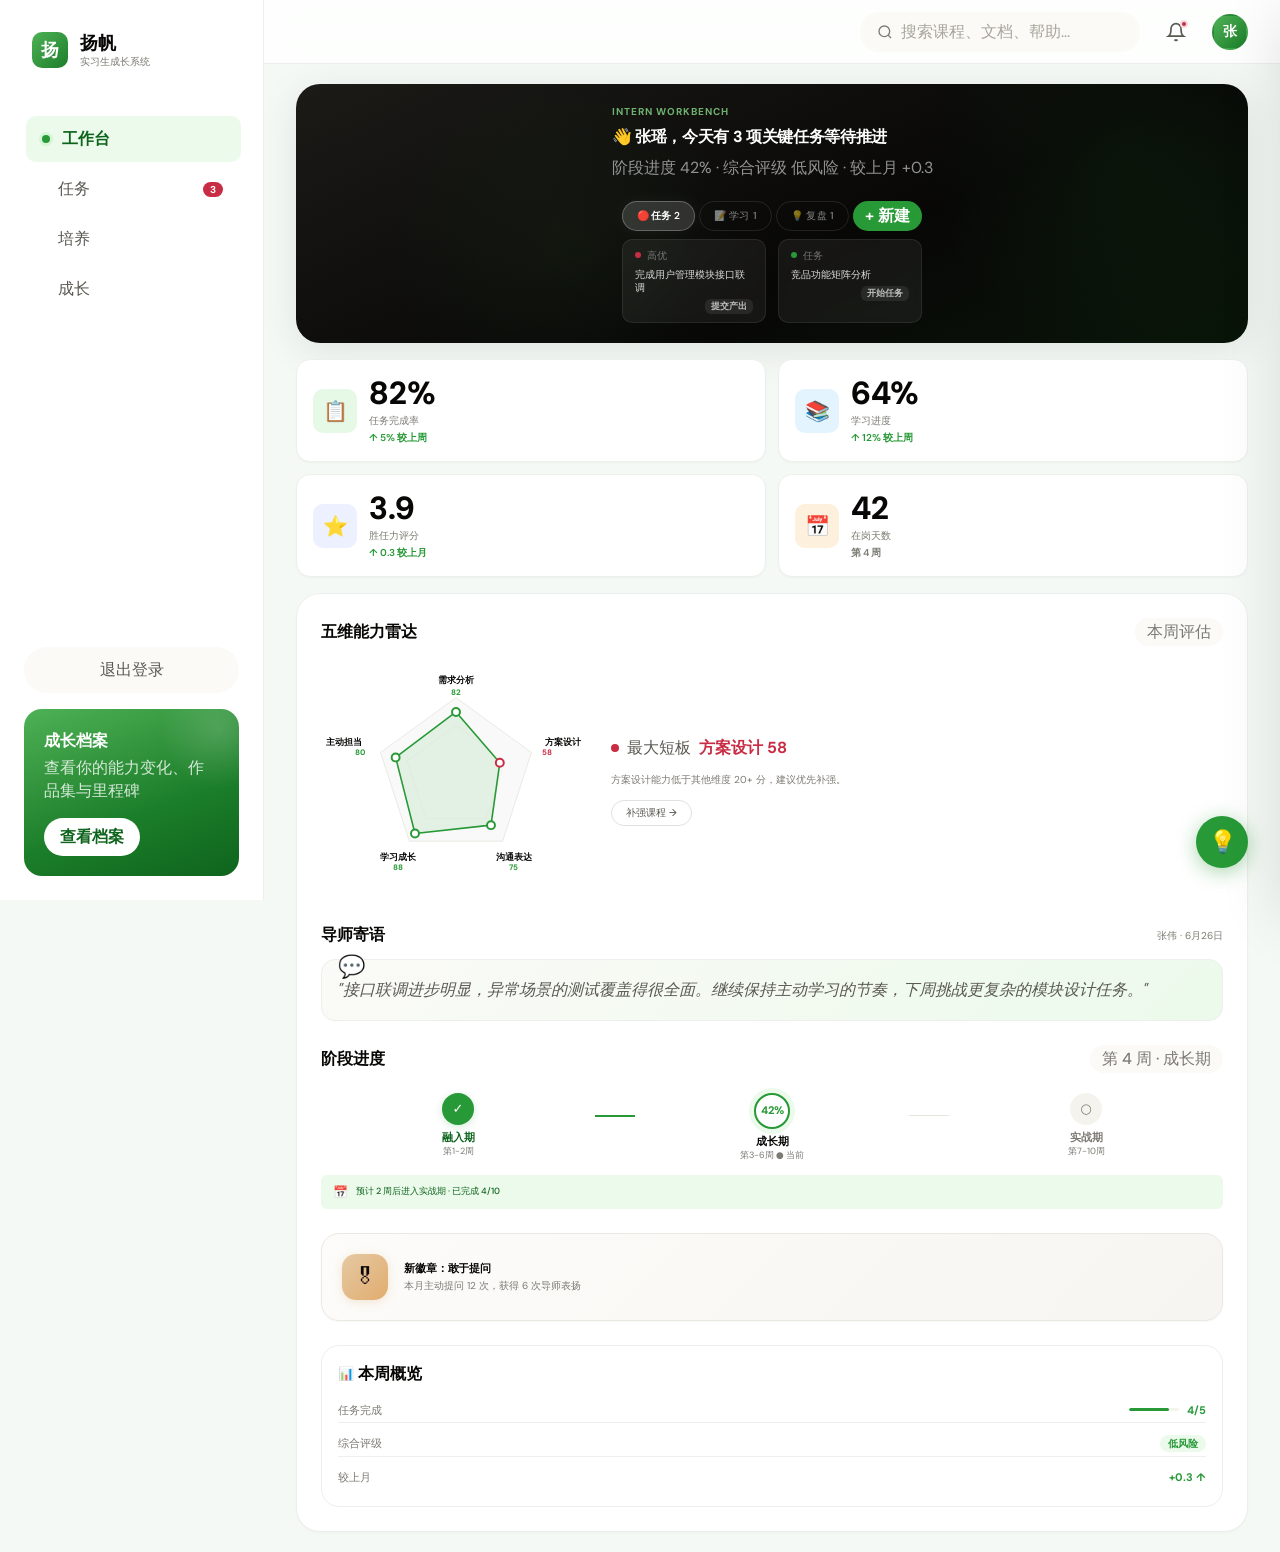
<file: intern.html>
<!DOCTYPE html>
<html lang="zh-CN">
<head>
<meta charset="UTF-8">
<meta name="viewport" content="width=device-width, initial-scale=1.0">
<title>扬帆 · 实习生工作台</title>
<link rel="preconnect" href="https://fonts.googleapis.com">
<link rel="preconnect" href="https://fonts.gstatic.com" crossorigin>
<link href="https://fonts.googleapis.com/css2?family=DM+Sans:opsz,wght@9..40,400;9..40,500;9..40,600;9..40,700;9..40,800&display=swap" rel="stylesheet">
<style>
/* ================================================================
   YANG FAN · INTERN WORKBENCH V4 — Action-Centric Design System
   Design Tokens: OKLCH Color Space · 8pt Grid · DM Sans · ease-std
   Each page answers ONE question.
   ================================================================ */
:root {
  --green-50:oklch(0.97 0.025 145);--green-100:oklch(0.94 0.05 145);--green-200:oklch(0.88 0.09 145);--green-300:oklch(0.78 0.13 145);
  --green-400:oklch(0.68 0.16 145);--green-500:oklch(0.60 0.17 145);--green-600:oklch(0.52 0.15 145);--green-700:oklch(0.44 0.13 145);--green-800:oklch(0.36 0.10 145);--green-900:oklch(0.28 0.08 145);
  --neutral-0:oklch(1 0 0);--neutral-50:oklch(0.985 0.004 96);--neutral-100:oklch(0.965 0.007 96);--neutral-200:oklch(0.92 0.010 96);
  --neutral-300:oklch(0.86 0.012 96);--neutral-400:oklch(0.72 0.012 96);--neutral-500:oklch(0.58 0.012 96);
  --neutral-600:oklch(0.46 0.010 96);--neutral-700:oklch(0.34 0.008 96);--neutral-800:oklch(0.22 0.006 96);--neutral-900:oklch(0.13 0.004 96);
  --bg-app:oklch(0.978 0.006 145);--bg-card:var(--neutral-0);--bg-header:oklch(1 0 0 / 0.82);
  --primary:var(--green-500);--primary-hover:var(--green-600);--primary-light:var(--green-50);--primary-text:var(--green-700);
  --text-primary:var(--neutral-900);--text-secondary:var(--neutral-600);--text-muted:var(--neutral-500);--text-placeholder:var(--neutral-400);
  --border:oklch(0.91 0.008 145);--border-light:oklch(0.95 0.005 145);
  --danger:oklch(0.55 0.19 18);--danger-light:oklch(0.96 0.02 18);--warning:oklch(0.65 0.14 75);--warning-light:oklch(0.96 0.04 75);
  --info:oklch(0.52 0.16 250);--info-light:oklch(0.95 0.03 250);--purple:oklch(0.48 0.16 280);--purple-light:oklch(0.94 0.03 280);
  --shadow-xs:0 1px 2px oklch(0 0 0 / 0.03);--shadow-sm:0 2px 8px oklch(0 0 0 / 0.05);
  --shadow-md:0 4px 20px oklch(0 0 0 / 0.07);--shadow-lg:0 8px 40px oklch(0 0 0 / 0.09);--shadow-xl:0 16px 60px oklch(0 0 0 / 0.12);
  --font:'DM Sans',system-ui,-apple-system,'PingFang SC','Microsoft YaHei',sans-serif;
  --font-heading:'DM Sans','PingFang SC','Microsoft YaHei',system-ui,sans-serif;
  --text-xs:clamp(0.625rem,0.6rem+0.1vw,0.75rem);--text-sm:clamp(0.75rem,0.72rem+0.15vw,0.875rem);
  --text-base:clamp(0.875rem,0.85rem+0.2vw,1rem);--text-lg:clamp(1rem,0.95rem+0.25vw,1.25rem);
  --text-xl:clamp(1.125rem,1.05rem+0.4vw,1.5rem);--text-2xl:clamp(1.25rem,1.15rem+0.5vw,1.75rem);
  --text-3xl:clamp(1.5rem,1.3rem+0.8vw,2.25rem);--text-4xl:clamp(1.75rem,1.4rem+1.2vw,3rem);
  --leading-tight:1.2;--leading-normal:1.5;--leading-relaxed:1.7;
  --sp-1:4px;--sp-2:8px;--sp-3:12px;--sp-4:16px;--sp-5:20px;--sp-6:24px;--sp-8:32px;--sp-10:40px;--sp-12:48px;--sp-16:64px;
  --r-sm:6px;--r-md:10px;--r-lg:14px;--r-xl:18px;--r-2xl:24px;--r-full:9999px;
  --ease-out:cubic-bezier(0.16,1,0.3,1);--ease-in-out:cubic-bezier(0.65,0,0.35,1);--ease-std:cubic-bezier(0.4,0,0.2,1);
  --dur-fast:120ms;--dur-normal:200ms;--dur-slow:350ms;--dur-page:400ms;
  --sidebar-w:264px;--topbar-h:64px;--content-max:1280px;
}
@media(prefers-reduced-motion:reduce){*,*::before,*::after{animation-duration:0.01ms!important;animation-iteration-count:1!important;transition-duration:0.01ms!important}}
*,*::before,*::after{box-sizing:border-box;margin:0;padding:0}
html{font-size:16px;-webkit-font-smoothing:antialiased;-moz-osx-font-smoothing:grayscale}
body{font-family:var(--font);background:var(--bg-app);color:var(--text-primary);line-height:var(--leading-normal);display:flex;min-height:100vh;overflow-x:hidden}
::-webkit-scrollbar{width:4px;height:4px}::-webkit-scrollbar-track{background:transparent}::-webkit-scrollbar-thumb{background:var(--neutral-300);border-radius:2px}
::selection{background:var(--green-100);color:var(--green-800)}

/* ===== SIDEBAR ===== */
.sidebar{width:var(--sidebar-w);min-height:100vh;background:var(--neutral-0);position:fixed;top:0;left:0;bottom:0;z-index:100;display:flex;flex-direction:column;padding:var(--sp-6);border-right:1px solid var(--border-light)}
.sidebar-brand{display:flex;align-items:center;gap:var(--sp-3);padding:var(--sp-2) var(--sp-2) var(--sp-6)}
.sidebar-brand .logo-icon{width:36px;height:36px;background:linear-gradient(135deg,var(--green-400),var(--green-600));border-radius:var(--r-md);display:flex;align-items:center;justify-content:center;color:#fff;font-weight:800;font-size:18px;flex-shrink:0}
.sb-info h1{font-size:18px;font-weight:700;color:var(--text-primary);letter-spacing:-0.3px;line-height:1.3;font-family:var(--font-heading)}
.sb-info span{font-size:var(--text-xs);color:var(--text-muted);line-height:1.3;display:block}
.sidebar-nav{flex:1;padding-top:var(--sp-6);display:flex;flex-direction:column;gap:var(--sp-1)}
.nav-item{display:flex;align-items:center;gap:var(--sp-3);padding:var(--sp-3) var(--sp-4);border-radius:var(--r-md);cursor:pointer;transition:all var(--dur-normal) var(--ease-std);color:var(--text-secondary);font-weight:500;font-size:var(--text-sm);border:none;background:none;width:100%;font-family:var(--font);text-align:left}
.nav-item .nav-dot{width:6px;height:6px;border-radius:50%;background:transparent;transition:all var(--dur-fast) var(--ease-std);flex-shrink:0}
.nav-item:hover{background:var(--neutral-50);color:var(--text-primary);transform:translateX(2px)}
.nav-item:hover .nav-dot{background:var(--neutral-300);transform:scale(1.3)}
.nav-item.active{background:var(--green-50);color:var(--primary-text);font-weight:600;transform:translateX(2px)}
.nav-item.active .nav-dot{background:var(--primary);width:8px;height:8px;box-shadow:0 0 0 3px var(--green-100);transform:scale(1)}
.nav-item .nav-badge{margin-left:auto;background:var(--danger);color:#fff;font-size:10px;font-weight:700;padding:1px 7px;border-radius:var(--r-full);min-width:20px;text-align:center}
.btn-logout{display:flex;align-items:center;justify-content:center;gap:var(--sp-2);padding:var(--sp-3) var(--sp-5);background:var(--neutral-50);color:var(--text-secondary);border:none;border-radius:var(--r-full);cursor:pointer;font-weight:500;font-size:var(--text-sm);font-family:var(--font);transition:all var(--dur-fast);margin-bottom:var(--sp-4);width:100%}
.btn-logout:hover{background:var(--neutral-100);color:var(--text-primary)}
.sidebar-bottom{background:linear-gradient(160deg,var(--green-400),var(--green-600) 60%,var(--green-700));border-radius:var(--r-xl);padding:var(--sp-5);color:#fff;flex-shrink:0;position:relative;overflow:hidden}
.sidebar-bottom::before{content:'';position:absolute;top:-40px;right:-40px;width:120px;height:120px;background:radial-gradient(circle,oklch(1 0 0 / 0.15) 0%,transparent 70%);border-radius:50%}
.sidebar-bottom h3{font-size:var(--text-lg);font-weight:700;margin-bottom:var(--sp-1);color:#fff;position:relative;font-family:var(--font-heading)}
.sidebar-bottom p{font-size:var(--text-xs);color:oklch(1 0 0 / 0.8);margin-bottom:var(--sp-4);line-height:1.4;position:relative}
.btn-white-pill{padding:var(--sp-2) var(--sp-4);background:#fff;color:var(--green-700);border:none;border-radius:var(--r-full);font-size:var(--text-xs);font-weight:600;cursor:pointer;font-family:var(--font);transition:all var(--dur-fast);position:relative}
.btn-white-pill:hover{transform:translateY(-1px);box-shadow:0 4px 16px oklch(0 0 0 / 0.12)}

/* ===== MAIN + TOPBAR ===== */
.main{flex:1;margin-left:var(--sidebar-w);min-height:100vh;display:flex;flex-direction:column}
.topbar{background:var(--bg-header);backdrop-filter:blur(16px) saturate(180%);-webkit-backdrop-filter:blur(16px) saturate(180%);border-bottom:1px solid var(--border-light);height:var(--topbar-h);display:flex;align-items:center;gap:var(--sp-4);padding:0 var(--sp-8);position:sticky;top:0;z-index:50;left:0;right:0}
.topbar-spacer{flex:1}
.search-box{flex:0 0 280px;height:40px;background:var(--neutral-50);border:1px solid transparent;border-radius:var(--r-full);display:flex;align-items:center;gap:var(--sp-2);padding:0 var(--sp-4);transition:all var(--dur-normal) var(--ease-std)}
.search-box:focus-within{background:var(--neutral-0);border-color:var(--green-300);box-shadow:0 0 0 3px var(--green-50)}
.search-box svg{width:16px;height:16px;color:var(--text-muted);flex-shrink:0}
.search-box input{border:none;background:transparent;outline:none;font-size:var(--text-sm);color:var(--text-primary);width:100%;font-family:var(--font)}
.search-box input::placeholder{color:var(--text-placeholder)}
.topbar-btn{width:40px;height:40px;border-radius:50%;border:none;background:transparent;display:flex;align-items:center;justify-content:center;cursor:pointer;transition:all var(--dur-fast);flex-shrink:0;position:relative;color:var(--text-secondary)}
.topbar-btn:hover{background:var(--neutral-50);color:var(--text-primary)}
.topbar-btn svg{width:20px;height:20px}
.notif-dot{position:absolute;top:8px;right:8px;width:8px;height:8px;background:var(--danger);border-radius:50%;border:2px solid var(--bg-header)}
.topbar-avatar{width:36px;height:36px;border-radius:50%;background:linear-gradient(135deg,var(--green-400),var(--green-600));cursor:pointer;border:2px solid transparent;transition:all var(--dur-fast);display:flex;align-items:center;justify-content:center;color:#fff;font-weight:700;font-size:14px;flex-shrink:0}
.topbar-avatar:hover{border-color:var(--green-300);transform:scale(1.05)}

/* ===== PAGE TRANSITIONS ===== */
.page{display:none;padding:var(--sp-5) var(--sp-8);flex-direction:column;gap:var(--sp-4);flex:1;max-width:var(--content-max)}
.page.active{display:flex;animation:pageEnter var(--dur-page) var(--ease-std) both}
@keyframes pageEnter{from{opacity:0;transform:translateY(8px)}to{opacity:1;transform:translateY(0)}}
.a-up{animation:a-fadeUp var(--dur-slow) var(--ease-std) both}
@keyframes a-fadeUp{from{opacity:0;transform:translateY(10px)}to{opacity:1;transform:translateY(0)}}
@keyframes pulse{0%,100%{opacity:1}50%{opacity:.5}}
@keyframes slideInRight{from{opacity:0;transform:translateX(40px)}to{opacity:1;transform:translateX(0)}}
.a-up.d1{animation-delay:.04s}.a-up.d2{animation-delay:.08s}.a-up.d3{animation-delay:.12s}.a-up.d4{animation-delay:.16s}.a-up.d5{animation-delay:.20s}

/* ===== SHARED COMPONENTS ===== */
.section-head{display:flex;align-items:center;justify-content:space-between;margin-bottom:var(--sp-3)}
.section-head h3{font-size:var(--text-lg);font-weight:700;color:var(--text-primary);font-family:var(--font-heading)}
.section-head .more{font-size:var(--text-sm);color:var(--primary);cursor:pointer;font-weight:600;transition:opacity var(--dur-fast)}
.section-head .more:hover{opacity:.7}
.badge-sm{background:var(--neutral-50);padding:2px var(--sp-3);border-radius:var(--r-full);font-size:var(--text-xs);color:var(--text-muted);font-weight:500}
.tag{padding:3px var(--sp-2);border-radius:var(--r-sm);font-size:var(--text-xs);line-height:1.4;font-weight:600}
.tag.green{background:var(--green-50);color:var(--primary-text)}.tag.blue{background:var(--info-light);color:var(--info)}
.tag.purple{background:var(--purple-light);color:var(--purple)}.tag.orange{background:var(--warning-light);color:var(--warning)}.tag.red{background:var(--danger-light);color:var(--danger)}
.btn-primary{padding:var(--sp-2) var(--sp-5);background:var(--primary);color:#fff;border:none;border-radius:var(--r-full);font-size:var(--text-sm);font-weight:600;cursor:pointer;font-family:var(--font);transition:all var(--dur-fast);display:inline-flex;align-items:center;justify-content:center;gap:var(--sp-2)}
.btn-primary:hover{background:var(--primary-hover);transform:translateY(-1px);box-shadow:0 4px 16px oklch(0.6 0.17 145 / 0.3)}
.btn-primary:active{transform:translateY(0) scale(0.97)}
.btn-ghost{padding:var(--sp-2) var(--sp-4);background:transparent;color:var(--text-secondary);border:1px solid var(--border);border-radius:var(--r-full);font-size:var(--text-sm);font-weight:500;cursor:pointer;font-family:var(--font);transition:all var(--dur-fast);display:inline-flex;align-items:center;justify-content:center;gap:var(--sp-2)}
.btn-ghost:hover{background:var(--neutral-50);color:var(--text-primary);border-color:var(--neutral-300)}
.card-hover{transition:all var(--dur-normal) var(--ease-std);border:1px solid var(--border-light)}
.card-hover:hover{box-shadow:var(--shadow-md);transform:translateY(-2px);border-color:var(--border)}

/* ================================================================
   PAGE 1: WORKBENCH — Hero + Stats + Snapshot
   ================================================================ */

/* ── Hero Card (matches mentor_v3 hero-card) ── */
.hero-card{
  background:linear-gradient(155deg,var(--neutral-800) 0%,var(--neutral-900) 60%,oklch(0.18 0.03 145) 100%);
  border-radius:var(--r-2xl);padding:var(--sp-5) var(--sp-8);
  box-shadow:var(--shadow-lg);
  position:relative;overflow:hidden;
}
.hero-card::after{
  content:'';position:absolute;top:-120px;right:-80px;
  width:400px;height:400px;
  background:radial-gradient(circle,var(--green-500) 0%,transparent 70%);
  opacity:.08;border-radius:50%;pointer-events:none;
}
.hero-card::before{
  content:'';position:absolute;bottom:-80px;left:10%;
  width:350px;height:350px;
  background:radial-gradient(circle,var(--green-400) 0%,transparent 70%);
  opacity:.06;border-radius:50%;pointer-events:none;
}
.hero-grid{display:flex;gap:var(--sp-5);position:relative;z-index:1;align-items:center}
.hero-left{flex:1;display:flex;flex-direction:column;justify-content:center}
.hero-tag{font-size:10px;font-weight:700;color:var(--green-300);text-transform:uppercase;letter-spacing:.1em;margin-bottom:var(--sp-2);opacity:.85}
.hero-title{font-size:var(--text-2xl);font-weight:800;color:#fff;line-height:1.25;font-family:var(--font-heading);letter-spacing:-0.02em}
.hero-desc{font-size:var(--text-sm);color:oklch(1 0 0 / 0.55);line-height:1.6;margin-top:var(--sp-2);max-width:440px}

/* ── Hero Right: Todo Panel ── */
.hero-todo-panel{flex:0 0 420px;display:flex;flex-direction:column;gap:var(--sp-2)}
.hero-todo-tabs{display:flex;gap:var(--sp-1)}
.hero-todo-tab{
  padding:4px 14px;border-radius:var(--r-full);
  font-size:10px;border:1px solid oklch(1 0 0 / 0.1);
  cursor:pointer;font-family:var(--font);background:transparent;
  color:oklch(1 0 0 / 0.5);transition:all var(--dur-fast) var(--ease-std);
  font-weight:500;white-space:nowrap;letter-spacing:.02em;
}
.hero-todo-tab:hover{background:oklch(1 0 0 / 0.08);color:oklch(1 0 0 / 0.85)}
.hero-todo-tab.active{background:oklch(1 0 0 / 0.15);color:#fff;border-color:oklch(1 0 0 / 0.25);font-weight:600;box-shadow:0 0 12px oklch(1 0 0 / 0.04)}
.hero-todo-cat{display:none;flex-wrap:wrap;gap:var(--sp-3)}
.hero-todo-cat.active{display:flex}
.hero-todo-card{
  flex:1;min-width:120px;max-width:200px;
  background:oklch(1 0 0 / 0.06);
  border:1px solid oklch(1 0 0 / 0.08);
  border-radius:var(--r-md);padding:var(--sp-2) var(--sp-3);
  cursor:pointer;transition:all var(--dur-fast) var(--ease-std);
  backdrop-filter:blur(4px);display:flex;flex-direction:column;gap:5px;
  position:relative;overflow:hidden;
}
.hero-todo-card:hover{background:oklch(1 0 0 / 0.1);border-color:oklch(1 0 0 / 0.15);transform:translateY(-1px)}
.hero-todo-card .ht-dot{width:6px;height:6px;border-radius:50%;flex-shrink:0}
.hero-todo-card .ht-dot.urgent{background:var(--danger)}
.hero-todo-card .ht-dot.normal{background:var(--primary)}
.hero-todo-card .ht-text{font-size:10px;color:oklch(1 0 0 / 0.85);line-height:1.3;overflow:hidden;display:-webkit-box;-webkit-line-clamp:2;-webkit-box-orient:vertical}
.hero-todo-card .ht-action{font-size:9px;font-weight:600;color:oklch(1 0 0 / 0.7);align-self:flex-end;padding:1px 6px;background:oklch(1 0 0 / 0.08);border-radius:var(--r-sm);transition:all var(--dur-fast)}
.hero-todo-card:hover .ht-action{background:var(--primary);color:#fff}
.hero-todo-card:hover .ht-action{background:var(--primary);color:#fff}

/* ── Stats Row (4-column, matches mentor_v3 stat-card-dash) ── */
.stats-row{display:grid;grid-template-columns:repeat(4,1fr);gap:var(--sp-3)}
.stat-card-dash{
  background:var(--bg-card);border:1px solid var(--border-light);
  border-radius:var(--r-lg);padding:var(--sp-4);
  box-shadow:var(--shadow-xs);
  transition:all var(--dur-normal) var(--ease-std);
  display:flex;align-items:center;gap:var(--sp-3);
}
.stat-card-dash:hover{transform:translateY(-2px);box-shadow:var(--shadow-md)}
.stat-card-dash .stat-icon{width:44px;height:44px;border-radius:var(--r-md);display:flex;align-items:center;justify-content:center;font-size:20px;flex-shrink:0}
.stat-card-dash .val{font-size:clamp(1.5rem,3vw,2rem);font-weight:800;color:var(--text-primary);line-height:1.1;font-family:var(--font-heading)}
.stat-card-dash .lbl{font-size:10px;color:var(--text-muted);margin-top:2px}
.stat-card-dash .trend{font-size:10px;font-weight:600;margin-top:2px}

/* ── Snapshot Card (matches mentor_v3 analysis-card) ── */
.snapshot-card{
  background:var(--bg-card);border:1px solid var(--border-light);
  border-radius:var(--r-2xl);box-shadow:var(--shadow-xs);padding:var(--sp-6);
  transition:all var(--dur-normal) var(--ease-std);
}
.snapshot-card:hover{box-shadow:var(--shadow-sm)}
.snapshot-grid{display:flex;gap:var(--sp-6)}
.snapshot-left{flex:0 0 520px}
.snapshot-right{flex:1;display:flex;flex-direction:column;gap:var(--sp-2)}

/* ── Stage Progress Bar ── */
.stage-bar-track{height:10px;background:var(--neutral-100);border-radius:5px;overflow:hidden;margin-bottom:var(--sp-3);display:flex}
.stage-bar-seg{height:100%;transition:width var(--dur-slow) var(--ease-std)}
.stage-legend{display:flex;justify-content:space-between;font-size:var(--text-xs);color:var(--text-muted)}
.stage-legend .done{color:var(--primary);font-weight:600}
.stage-legend .current{color:var(--primary);font-weight:700}

/* ── Mini Radar ── */
.mini-radar-wrap{display:flex;align-items:center;gap:var(--sp-5)}
.mini-radar-svg{flex-shrink:0}
.mini-radar-insight{font-size:var(--text-sm)}
.mini-radar-insight .gap-label{font-size:var(--text-xs);color:var(--text-muted);margin-bottom:var(--sp-1)}
.mini-radar-insight .gap-value{font-weight:700;color:var(--danger);margin-bottom:var(--sp-2)}
.mini-radar-insight .gap-link{font-size:var(--text-xs);color:var(--primary);cursor:pointer;font-weight:600;transition:opacity var(--dur-fast)}
.mini-radar-insight .gap-link:hover{opacity:.7}

/* ── Radar Dot Hover (intern page 1) ── */
.radar-dot-int{cursor:pointer;transition:r var(--dur-fast) var(--ease-std)}
.radar-dot-int:hover{r:7}

/* ── Motivation ── */
.motivation-card{background:linear-gradient(135deg,oklch(0.99 0.003 85),oklch(0.97 0.006 85));border:1px solid oklch(0.93 0.01 85);border-radius:var(--r-xl);padding:var(--sp-5) var(--sp-5);display:flex;align-items:center;gap:var(--sp-4);box-shadow:var(--shadow-xs);transition:all var(--dur-normal) var(--ease-std)}
.motivation-card:hover{box-shadow:var(--shadow-sm);transform:translateY(-2px)}
.motivation-badge{flex-shrink:0;width:46px;height:46px;border-radius:var(--r-lg);background:linear-gradient(135deg,oklch(0.85 0.06 75),oklch(0.78 0.1 70));display:flex;align-items:center;justify-content:center;font-size:22px;box-shadow:0 2px 10px oklch(0.75 0.1 70 / 0.25);transition:all var(--dur-fast) var(--ease-std)}
.motivation-card:hover .motivation-badge{transform:scale(1.06);box-shadow:0 4px 16px oklch(0.75 0.1 70 / 0.35)}
.motivation-text{flex:1;min-width:0}
.motivation-text .badge-title{font-size:11px;font-weight:700;color:var(--text-primary);margin-bottom:2px;letter-spacing:-0.01em}
.motivation-text .mentor-note{font-size:10px;color:var(--text-muted);line-height:1.4}

/* ===== FLOATING HELP BUTTON ===== */
.float-help{position:fixed;bottom:var(--sp-8);right:var(--sp-8);z-index:200}
.float-help-btn{width:52px;height:52px;border-radius:50%;background:var(--primary);color:#fff;border:none;cursor:pointer;font-size:22px;box-shadow:0 4px 20px oklch(0.6 0.17 145 / 0.4);transition:all var(--dur-fast);display:flex;align-items:center;justify-content:center}
.float-help-btn:hover{transform:scale(1.08);box-shadow:0 6px 28px oklch(0.6 0.17 145 / 0.5)}
.float-help-btn:active{transform:scale(0.95)}
.float-help-menu{display:none;position:absolute;bottom:64px;right:0;background:var(--bg-card);border:1px solid var(--border-light);border-radius:var(--r-xl);box-shadow:var(--shadow-lg);padding:var(--sp-2);flex-direction:column;gap:2px;min-width:180px;animation:a-fadeUp .2s var(--ease-std) both}
.float-help-menu.open{display:flex}
.float-help-menu button{display:flex;align-items:center;gap:var(--sp-3);padding:var(--sp-3) var(--sp-4);border:none;background:transparent;border-radius:var(--r-md);cursor:pointer;font-size:var(--text-sm);font-family:var(--font);color:var(--text-primary);transition:all var(--dur-fast);text-align:left}
.float-help-menu button:hover{background:var(--neutral-50)}

/* ================================================================
   PAGE 2: GROWTH TASKS — 带教方案执行视图
   ================================================================ */

/* ── Growth Stage Bar ── */
.growth-bar{display:flex;align-items:center;gap:0;padding:var(--sp-5) var(--sp-8);background:var(--bg-card);border:1px solid var(--border-light);border-radius:var(--r-2xl);box-shadow:var(--shadow-xs);overflow-x:auto}
.growth-stage{flex:1;min-width:90px;text-align:center;position:relative;cursor:pointer;padding:var(--sp-3) 0;transition:all var(--dur-normal) var(--ease-std)}
.growth-stage:hover{transform:translateY(-2px)}
.growth-stage .stage-dot{width:12px;height:12px;border-radius:50%;margin:0 auto var(--sp-2)}
.growth-stage .stage-dot.done{background:var(--primary);box-shadow:0 0 0 3px var(--green-100)}
.growth-stage .stage-dot.current{background:var(--green-400);box-shadow:0 0 0 6px var(--green-50);animation:pulse 2s ease-in-out infinite}
.growth-stage .stage-dot.future{background:var(--neutral-300)}
.growth-stage .stage-label{font-size:var(--text-sm);font-weight:700;color:var(--text-primary);margin-bottom:2px}
.growth-stage .stage-sub{font-size:10px;color:var(--text-muted);font-weight:500}
.growth-stage.done .stage-label{color:var(--primary-text)}
.growth-stage.current .stage-label{color:var(--primary)}
.growth-connector{flex:0 0 48px;height:1.5px;background:var(--neutral-200);margin-top:-24px}
.growth-connector.done{background:var(--primary)}
.growth-meta{flex-shrink:0;text-align:right;padding-left:var(--sp-8);margin-left:var(--sp-4);border-left:1px solid var(--border-light)}
.growth-meta .meta-main{font-size:var(--text-base);font-weight:800;color:var(--text-primary);font-family:var(--font-heading)}
.growth-meta .meta-sub{font-size:var(--text-xs);color:var(--text-muted)}

/* ── Plan Overview ── */
.plan-overview{display:flex;gap:var(--sp-5);margin-bottom:var(--sp-6)}
.plan-hero{flex:1;background:linear-gradient(160deg,var(--neutral-800) 0%,var(--neutral-900) 50%,oklch(0.18 0.04 250) 100%);border-radius:var(--r-2xl);padding:var(--sp-8) var(--sp-8);color:#fff;position:relative;overflow:hidden;box-shadow:0 12px 48px oklch(0 0 0 / 0.12);display:flex;align-items:center;gap:var(--sp-8)}
.plan-hero::after{content:'';position:absolute;top:-60px;right:-40px;width:240px;height:240px;background:radial-gradient(circle,var(--primary) 0%,transparent 70%);opacity:.08;border-radius:50%;pointer-events:none}
.plan-hero::before{content:'';position:absolute;bottom:-30px;left:20%;width:180px;height:180px;background:radial-gradient(circle,var(--purple) 0%,transparent 70%);opacity:.04;border-radius:50%;pointer-events:none}
.plan-hero .ph-tag{font-size:var(--text-xs);font-weight:700;color:var(--green-300);letter-spacing:.08em;text-transform:uppercase;margin-bottom:var(--sp-3);position:relative}
.plan-hero .ph-name{font-size:var(--text-xl);font-weight:800;color:#fff;margin-bottom:var(--sp-4);font-family:var(--font-heading);line-height:1.25;position:relative;letter-spacing:-0.02em}
.plan-hero .ph-meta{display:flex;align-items:center;gap:var(--sp-4);flex-wrap:wrap;position:relative;font-size:var(--text-xs);color:oklch(1 0 0 / 0.4);font-weight:500}
.plan-hero .ph-meta .ph-sep{color:oklch(1 0 0 / 0.12)}
.plan-hero .ph-avatar{width:20px;height:20px;border-radius:50%;flex-shrink:0;border:1.5px solid oklch(1 0 0 / 0.15)}
.plan-hero .ph-badge{display:inline-block;padding:3px 14px;background:oklch(1 0 0 / 0.1);color:oklch(1 0 0 / 0.7);border-radius:var(--r-full);font-size:11px;font-weight:600;letter-spacing:.02em}
.plan-progress-box{flex:0 0 180px;text-align:center;position:relative}
.plan-progress-box .pp-num{font-size:clamp(2rem,4vw,2.5rem);font-weight:800;color:var(--green-300);line-height:1;font-family:var(--font-heading);margin-bottom:var(--sp-2)}
.plan-progress-box .pp-bar{height:6px;background:oklch(1 0 0 / 0.08);border-radius:3px;overflow:hidden;margin-bottom:var(--sp-2)}
.plan-progress-box .pp-bar-fill{height:100%;background:linear-gradient(90deg,var(--green-500),var(--green-300));border-radius:3px}
.plan-progress-box .pp-label{font-size:10px;color:oklch(1 0 0 / 0.3);font-weight:500}
.plan-side-card{flex:0 0 180px;background:var(--bg-card);border:1px solid var(--border-light);border-radius:var(--r-2xl);padding:var(--sp-5);display:flex;flex-direction:column;gap:0;box-shadow:var(--shadow-xs);justify-content:center;transition:all var(--dur-normal) var(--ease-std)}
.plan-side-card:hover{box-shadow:var(--shadow-sm)}
.plan-side-card .ps-row{display:flex;justify-content:space-between;align-items:center;padding:var(--sp-2) 0;font-size:12px}
.plan-side-card .ps-row+.ps-row{border-top:1px solid var(--border-light)}
.plan-side-card .ps-row .ps-label{color:var(--text-muted);font-weight:500}
.plan-side-card .ps-row .ps-value{font-weight:700;color:var(--text-primary);font-family:var(--font-heading);text-align:right}

/* ── Step Timeline ── */
.step-timeline{position:relative;padding:var(--sp-4) 0}
.step-timeline::before{content:'';position:absolute;left:33px;top:20px;bottom:20px;width:1.5px;background:linear-gradient(to bottom,var(--primary),var(--neutral-100) 40%,var(--neutral-100) 60%,var(--neutral-200));z-index:0}
.step-node{position:relative;z-index:1;padding-left:80px;padding-bottom:var(--sp-10);transition:all var(--dur-normal) var(--ease-std)}
.step-node:last-child{padding-bottom:0}
.step-node:hover{transform:translateX(3px)}
.step-node.future:hover{transform:none}
/* done node */
.step-node .node-dot{position:absolute;left:16px;top:2px;width:36px;height:36px;background:var(--primary);border-radius:50%;display:flex;align-items:center;justify-content:center;color:#fff;font-size:15px;box-shadow:0 2px 12px oklch(0.6 0.17 145 / 0.2);transition:all var(--dur-fast)}
.step-node .node-badge{display:inline-flex;align-items:center;gap:var(--sp-1);font-weight:600;font-size:var(--text-xs);margin-bottom:var(--sp-3)}
.step-node .node-title{font-weight:700;font-size:var(--text-base);color:var(--text-primary);margin-bottom:var(--sp-2);font-family:var(--font-heading);letter-spacing:-0.01em}
.step-node .node-meta{font-size:var(--text-sm);color:var(--text-muted);line-height:1.7;max-width:520px}
.step-node .node-actions{display:flex;gap:var(--sp-2);margin-top:var(--sp-4);flex-wrap:wrap}
/* active node — prominent */
.step-node.active{padding-bottom:var(--sp-10)}
.step-node.active .node-dot{left:8px;top:0;width:52px;height:52px;background:var(--bg-card);border:3px solid var(--primary);color:var(--primary);font-size:22px;box-shadow:0 0 0 12px var(--green-50),0 6px 24px oklch(0.6 0.17 145 / 0.18)}
.step-node.active .node-body{padding-top:var(--sp-5)}
.step-node.active .node-title{font-size:var(--text-lg)}
.step-node.active .node-highlight{padding:var(--sp-5) var(--sp-6);background:var(--green-50);border:1px solid var(--green-100);border-radius:var(--r-lg);margin-top:var(--sp-4);font-size:var(--text-sm);color:var(--primary-text);line-height:1.8}
.step-node.active .node-highlight .active-label{font-size:var(--text-xs);color:var(--primary);font-weight:700;display:block;margin-top:var(--sp-3)}
/* future node */
.step-node.future .node-dot{background:var(--bg-card);border:2px solid var(--neutral-200);color:var(--neutral-400);font-size:16px;box-shadow:none}
.step-node.future .node-title{color:var(--text-muted)}

/* ── History Section ── */
.history-section{margin-top:var(--sp-6)}
.history-toggle{display:flex;align-items:center;gap:var(--sp-2);cursor:pointer;font-size:var(--text-sm);font-weight:600;color:var(--text-muted);padding:var(--sp-3) var(--sp-5);background:var(--bg-card);border:1px solid var(--border-light);border-radius:var(--r-lg);font-family:var(--font);transition:all var(--dur-fast);width:fit-content}
.history-toggle:hover{color:var(--text-primary);border-color:var(--border);box-shadow:var(--shadow-xs)}
.history-list{display:none;flex-direction:column;gap:var(--sp-3);margin-top:var(--sp-4)}
.history-list.open{display:flex}
.history-item{display:flex;align-items:center;gap:var(--sp-4);padding:var(--sp-5);background:var(--bg-card);border:1px solid var(--border-light);border-radius:var(--r-xl);cursor:pointer;transition:all var(--dur-normal) var(--ease-std);box-shadow:var(--shadow-xs)}
.history-item:hover{box-shadow:var(--shadow-sm);transform:translateY(-1px);border-color:var(--border)}
.history-item .h-icon{font-size:24px;flex-shrink:0}
.history-item .h-info{flex:1;min-width:0}
.history-item .h-name{font-size:var(--text-sm);font-weight:700;color:var(--text-primary);margin-bottom:2px}
.history-item .h-date{font-size:var(--text-xs);color:var(--text-muted)}

/* ===== DRAWER ===== */
.drawer-overlay{display:none;position:fixed;inset:0;background:oklch(0 0 0 / 0.3);z-index:500;backdrop-filter:blur(2px)}
.drawer-overlay.open{display:block;animation:a-fadeUp .2s var(--ease-std)}
.drawer{position:fixed;top:0;right:0;bottom:0;width:480px;max-width:95vw;background:var(--bg-card);z-index:501;box-shadow:var(--shadow-xl);transform:translateX(100%);transition:transform var(--dur-normal) var(--ease-std);display:flex;flex-direction:column;overflow-y:auto}
.drawer.open{transform:translateX(0)}
.drawer-header{display:flex;align-items:center;justify-content:space-between;padding:var(--sp-6);border-bottom:1px solid var(--border-light);position:sticky;top:0;background:var(--bg-card);z-index:2}
.drawer-header h3{font-size:var(--text-lg);font-weight:700;color:var(--text-primary);font-family:var(--font-heading)}
.drawer-close{width:32px;height:32px;border-radius:50%;border:1px solid var(--border);background:transparent;cursor:pointer;font-size:16px;display:flex;align-items:center;justify-content:center;color:var(--text-muted);transition:all var(--dur-fast)}
.drawer-close:hover{background:var(--neutral-50);color:var(--text-primary)}
.drawer-body{padding:var(--sp-6);flex:1}
.drawer-field{margin-bottom:var(--sp-5)}
.drawer-field label{display:block;font-size:var(--text-xs);font-weight:700;color:var(--text-muted);text-transform:uppercase;letter-spacing:.04em;margin-bottom:var(--sp-2)}
.drawer-field .field-value{font-size:var(--text-sm);color:var(--text-primary);line-height:1.6}
.drawer-field textarea{width:100%;min-height:80px;padding:var(--sp-3);border:1px solid var(--border-light);border-radius:var(--r-md);font-size:var(--text-sm);font-family:var(--font);resize:vertical;background:var(--neutral-50);color:var(--text-primary);line-height:1.6;transition:all var(--dur-fast)}
.drawer-field textarea:focus{outline:none;border-color:var(--primary);box-shadow:0 0 0 3px var(--green-50);background:var(--bg-card)}
.feedback-thread{display:flex;flex-direction:column;gap:var(--sp-3)}
.feedback-bubble{padding:var(--sp-3) var(--sp-4);border-radius:var(--r-lg);font-size:var(--text-sm);line-height:1.6;max-width:90%}
.feedback-bubble.mentor{background:var(--green-50);color:var(--primary-text);align-self:flex-start;border-bottom-left-radius:var(--r-sm)}
.feedback-bubble.intern{background:var(--neutral-50);color:var(--text-secondary);align-self:flex-end;border-bottom-right-radius:var(--r-sm)}

/* ================================================================
   PAGE 3: 成长 — 撰写周报 + 历史周报
   ================================================================ */

/* ── Growth Tabs ── */
.growth-tabs{display:flex;gap:var(--sp-6);margin-bottom:var(--sp-8)}
.growth-tab{padding:0;font-size:var(--text-lg);font-weight:700;cursor:pointer;border:none;background:none;color:var(--text-muted);font-family:var(--font-heading);transition:color var(--dur-fast)}
.growth-tab.active{color:var(--text-primary)}
.growth-tab:hover:not(.active){color:var(--text-secondary)}
.growth-panel{display:none;flex-direction:column;gap:var(--sp-5)}
.growth-panel.active{display:flex;animation:a-fadeUp .3s var(--ease-std) both}

/* ── Week Row (只在历史周报) ── */
.week-row{display:flex;align-items:center;gap:var(--sp-2);margin-bottom:var(--sp-5)}
.week-nav{width:28px;height:28px;border-radius:50%;border:1px solid var(--border-light);background:var(--bg-card);cursor:pointer;display:flex;align-items:center;justify-content:center;color:var(--text-secondary);transition:all var(--dur-fast);font-size:12px;flex-shrink:0}
.week-nav:hover{background:var(--neutral-50);color:var(--text-primary)}

/* ── Section Label ── */
.q-section-label{font-size:10px;font-weight:700;color:var(--text-muted);text-transform:uppercase;letter-spacing:.08em;margin:var(--sp-4) 0 var(--sp-3) var(--sp-1)}
.q-section-label:first-child{margin-top:0}

/* ── Accordion ── */
.q-list{display:flex;flex-direction:column;gap:var(--sp-2)}
.q-item{background:var(--bg-card);border:1px solid var(--border-light);border-radius:var(--r-lg);overflow:hidden;transition:all var(--dur-fast) var(--ease-std)}
.q-item.open{box-shadow:var(--shadow-sm)}
.q-item .q-trigger{display:flex;align-items:center;gap:var(--sp-3);padding:var(--sp-4) var(--sp-5);cursor:pointer;transition:all var(--dur-fast)}
.q-item .q-trigger:hover{background:var(--neutral-50)}
.q-item.open .q-trigger{background:linear-gradient(135deg,var(--neutral-800),var(--neutral-900))}
.q-item .q-trigger .q-icon{width:32px;height:32px;border-radius:var(--r-md);display:flex;align-items:center;justify-content:center;font-size:14px;flex-shrink:0;transition:all var(--dur-fast);background:var(--neutral-50);color:var(--text-secondary)}
.q-item.open .q-trigger .q-icon{background:var(--green-500);color:#fff;box-shadow:0 2px 8px oklch(0.6 0.17 145 / 0.3)}
.q-item .q-trigger .q-stem{flex:1;font-size:var(--text-sm);font-weight:600;color:var(--text-primary)}
.q-item.open .q-trigger .q-stem{color:#fff}
.q-item .q-trigger .q-arrow{font-size:10px;color:var(--text-muted);transition:transform var(--dur-fast)}
.q-item.open .q-trigger .q-arrow{transform:rotate(180deg);color:oklch(1 0 0 / 0.4)}

.q-item .q-body{display:none;padding:var(--sp-5)}
.q-item.open .q-body{display:block}
.q-body .q-guide{font-size:12px;color:var(--text-muted);line-height:1.7;padding:var(--sp-3) var(--sp-4);background:var(--neutral-50);border-radius:var(--r-md);margin-bottom:var(--sp-4)}
.q-body textarea{width:100%;min-height:110px;padding:var(--sp-3) var(--sp-4);padding-bottom:40px;border:1px solid var(--border-light);border-radius:var(--r-md);font-size:var(--text-sm);font-family:var(--font);resize:vertical;background:var(--bg-card);color:var(--text-primary);line-height:1.8;transition:all var(--dur-fast)}
.q-body textarea:focus{outline:none;border-color:var(--primary);box-shadow:0 0 0 3px var(--green-50)}

/* ── AI Polish Button ── */
.ta-wrap{position:relative}
.ta-wrap .ai-btn{position:absolute;right:var(--sp-3);bottom:var(--sp-3);width:30px;height:30px;border-radius:50%;border:none;background:var(--neutral-800);cursor:pointer;display:flex;align-items:center;justify-content:center;font-size:13px;transition:all var(--dur-fast);color:#fff;z-index:2;box-shadow:0 2px 8px oklch(0 0 0 / 0.15)}
.ta-wrap .ai-btn:hover{background:#000;transform:scale(1.1);box-shadow:0 4px 16px oklch(0 0 0 / 0.25)}
.ta-wrap .ai-btn:active{transform:scale(0.95)}
.ta-wrap .ai-btn.processing{background:var(--primary);animation:pulse 1.2s ease-in-out infinite}

/* ── AI Panel ── */
.ai-panel{display:none;margin-top:var(--sp-2);padding:var(--sp-4);background:var(--neutral-50);border:1px solid var(--border-light);border-radius:var(--r-lg)}
.ai-panel.open{display:block;animation:a-fadeUp .2s var(--ease-std)}
.ai-panel .ai-actions{display:flex;gap:var(--sp-2);margin-bottom:var(--sp-3)}
.ai-panel .ai-act-btn{padding:var(--sp-1) var(--sp-3);border-radius:var(--r-full);font-size:11px;font-weight:600;cursor:pointer;font-family:var(--font);border:1px solid var(--border);background:var(--bg-card);color:var(--text-secondary);transition:all var(--dur-fast)}
.ai-panel .ai-act-btn:hover{background:var(--neutral-800);color:#fff;border-color:var(--neutral-800)}
.ai-panel .ai-act-btn:disabled{opacity:.5;pointer-events:none}
.ai-panel .ai-result{font-size:var(--text-sm);color:var(--text-primary);line-height:1.8;padding:var(--sp-3) var(--sp-4);background:var(--bg-card);border-radius:var(--r-md);min-height:36px;white-space:pre-wrap}
.ai-panel .ai-result.loading{color:var(--text-muted)}
.ai-panel .ai-hint{font-size:11px;color:var(--text-muted);margin-top:var(--sp-2);text-align:right}

/* ── Inline AI追问 (gray small text after textarea content) ── */
.ai-inline-q{display:block;font-size:11px;color:var(--text-muted);margin-top:var(--sp-2);padding:var(--sp-2) var(--sp-3);background:var(--neutral-50);border-radius:var(--r-sm);line-height:1.6;animation:a-fadeUp .2s var(--ease-std)}

/* ── Write Footer ── */
.write-footer{display:flex;align-items:center;justify-content:flex-end;gap:var(--sp-3);padding-top:var(--sp-4)}

/* ── History Report Card ── */
/* ── Trend Chart (dark gradient hero) ── */
.trend-chart{background:linear-gradient(155deg,var(--neutral-800),var(--neutral-900));border-radius:var(--r-2xl);padding:var(--sp-6);margin-bottom:var(--sp-6);box-shadow:var(--shadow-lg);position:relative;overflow:hidden}
.trend-chart::after{content:'';position:absolute;top:-40px;right:-30px;width:200px;height:200px;background:radial-gradient(circle,var(--primary) 0%,transparent 70%);opacity:.06;border-radius:50%;pointer-events:none}
.trend-chart .tc-header{display:flex;align-items:center;justify-content:space-between;margin-bottom:var(--sp-6);position:relative;z-index:1}
.trend-chart .tc-title{font-size:var(--text-base);font-weight:700;color:#fff;font-family:var(--font-heading)}
.trend-chart .tc-legend{display:flex;gap:var(--sp-5);font-size:11px;color:oklch(1 0 0 / 0.45)}
.trend-chart .tc-legend span{display:flex;align-items:center;gap:var(--sp-1)}
.trend-chart .tc-dot{display:inline-block;width:8px;height:8px;border-radius:50%;flex-shrink:0}
.trend-dot{cursor:pointer;transition:r var(--dur-fast) var(--ease-std)}
.trend-dot:hover{r:8}

/* ── Report Q&A ── */
.report-qa{display:flex;flex-direction:column;gap:var(--sp-3)}
.rq-item{padding:var(--sp-5) var(--sp-6);background:var(--neutral-50);border-radius:var(--r-xl);border:1px solid transparent;transition:all var(--dur-fast)}
.rq-item:hover{border-color:var(--border-light);background:var(--bg-card)}
.rq-item .rq-q{font-size:10px;font-weight:700;color:var(--text-muted);text-transform:uppercase;letter-spacing:.06em;margin-bottom:var(--sp-3)}
.rq-item .rq-a{font-size:var(--text-sm);color:var(--text-primary);line-height:1.9}
.rq-item .rq-mentor{margin-top:var(--sp-3);font-size:12px;color:var(--primary-text);padding:var(--sp-2) var(--sp-3);background:var(--green-50);border-radius:var(--r-sm);display:inline-block}

/* ── Applied Learning ── */
.apply-block{margin-top:var(--sp-6)}
.apply-block .apply-title{font-size:var(--text-sm);font-weight:700;color:var(--text-primary);margin-bottom:var(--sp-4);font-family:var(--font-heading);display:flex;align-items:center;gap:var(--sp-2)}
.apply-grid{display:grid;grid-template-columns:1fr 1fr;gap:var(--sp-3)}
.apply-item{display:flex;align-items:flex-start;gap:var(--sp-3);padding:var(--sp-4);background:var(--neutral-50);border-radius:var(--r-lg);border:1px solid var(--border-light)}
.apply-item .ai-icon{width:32px;height:32px;border-radius:var(--r-md);display:flex;align-items:center;justify-content:center;font-size:16px;flex-shrink:0}
.apply-item .ai-icon.course{background:var(--info-light);color:var(--info)}
.apply-item .ai-icon.doc{background:var(--purple-light);color:var(--purple)}
.apply-item .ai-icon.practice{background:var(--warning-light);color:var(--warning)}
.apply-item .ai-info{flex:1;min-width:0}
.apply-item .ai-name{font-size:var(--text-xs);font-weight:700;color:var(--text-primary);margin-bottom:2px}
.apply-item .ai-meta{font-size:11px;color:var(--text-muted);line-height:1.5}

/* ── History Card ── */
.history-card{background:var(--bg-card);border:1px solid var(--border-light);border-radius:var(--r-2xl);padding:var(--sp-8);box-shadow:var(--shadow-xs);margin-bottom:var(--sp-5)}
.history-card:last-child{margin-bottom:0}
.h-grade{display:inline-flex;align-items:center;gap:4px;padding:4px 14px;border-radius:var(--r-full);font-size:11px;font-weight:700;flex-shrink:0}
.h-grade.A{background:var(--green-50);color:var(--primary-text)}
.h-grade.B{background:var(--info-light);color:var(--info)}

/* ── Mentor Bubble ── */
.mentor-bubble{display:flex;gap:var(--sp-5);align-items:flex-start;margin-top:var(--sp-6);padding-top:var(--sp-6);border-top:1px solid var(--border-light)}
.mentor-bubble .mb-avatar{width:42px;height:42px;border-radius:50%;flex-shrink:0;background:linear-gradient(135deg,var(--purple),var(--info));display:flex;align-items:center;justify-content:center;color:#fff;font-size:17px;font-weight:700}
.mentor-bubble .mb-content{flex:1}
.mentor-bubble .mb-meta{font-size:var(--text-xs);color:var(--text-muted);margin-bottom:var(--sp-3)}
.mentor-bubble .mb-body{font-size:var(--text-sm);color:var(--text-primary);line-height:1.9;padding:var(--sp-5) var(--sp-6);background:var(--neutral-50);border-radius:var(--r-xl)}


/* ===== TOOLTIP ===== */
.tt{position:relative;cursor:pointer}
.tt>.tp{position:absolute;bottom:calc(100% + 8px);left:50%;transform:translateX(-50%) translateY(4px);background:var(--neutral-800);color:#fff;padding:6px 12px;border-radius:var(--r-sm);font-size:11px;font-weight:500;white-space:nowrap;pointer-events:none;opacity:0;z-index:200;transition:all var(--dur-fast) var(--ease-std);box-shadow:0 4px 16px oklch(0 0 0 / 0.2);line-height:1.5}
.tt>.tp::after{content:'';position:absolute;top:100%;left:50%;transform:translateX(-50%);border:5px solid transparent;border-top-color:var(--neutral-800)}
.tt:hover>.tp{opacity:1;transform:translateX(-50%) translateY(0)}

/* ===== RESPONSIVE ===== */
@media(max-width:1400px){.snapshot-grid{flex-direction:column}.snapshot-left{flex:auto}.hero-grid{flex-direction:column}.hero-todo-panel{flex:auto;max-width:100%}.hero-todo-card{max-width:none;min-width:140px}.plan-overview{flex-direction:column}.plan-side-card{flex:auto;flex-direction:row;gap:var(--sp-6)}.plan-side-card .ps-row+.ps-row{border-top:none;border-left:1px solid var(--border-light);padding-left:var(--sp-6)}.plan-hero{flex-direction:column;text-align:center}.plan-progress-box{flex:auto}.stats-row{grid-template-columns:repeat(2,1fr)}}
@media(max-width:1024px){.sidebar{display:none}.main{margin-left:0}.page{padding:var(--sp-5)}.stats-row{grid-template-columns:repeat(2,1fr)}}
@media(max-width:768px){.topbar{padding:0 var(--sp-4)}.page{padding:var(--sp-4)}.stats-row{grid-template-columns:1fr 1fr}.snapshot-grid{flex-direction:column}.drawer{width:100vw}.hero-card{padding:var(--sp-5)}.growth-bar{flex-wrap:wrap;gap:var(--sp-3)}.growth-connector{display:none}.growth-meta{border-left:none;padding-left:0;text-align:left;width:100%}.step-body{flex-direction:column}.step-actions{width:100%}}
@media(hover:none) and (pointer:coarse){.card-hover:hover,.recommend-card:hover{transform:none;box-shadow:var(--shadow-xs)}.stat-card-dash:hover{transform:none;box-shadow:var(--shadow-xs)}.step-node:hover{transform:none}.motivation-card:hover{transform:none;box-shadow:var(--shadow-xs)}}

/* ================================================================
   PAGE 4: 培养 — Training Tabs, Docs, Courses
   ================================================================ */
.train-tabs{display:flex;gap:var(--sp-2);flex-wrap:wrap}
.train-tab{
  padding:var(--sp-2) var(--sp-4);border-radius:var(--r-full);
  font-size:var(--text-sm);font-weight:500;cursor:pointer;border:none;
  background:var(--neutral-50);color:var(--text-secondary);
  font-family:var(--font);transition:all var(--dur-fast) var(--ease-std);
}
.train-tab.active{background:var(--neutral-800);color:#fff}
.train-tab:hover:not(.active){background:var(--neutral-100)}

.doc-card{
  background:var(--bg-card);border:1px solid var(--border-light);
  border-radius:var(--r-xl);box-shadow:var(--shadow-xs);padding:var(--sp-6);
}
.doc-head{display:flex;justify-content:space-between;align-items:center;margin-bottom:var(--sp-4)}
.doc-head h3{font-size:var(--text-base);font-weight:700;color:var(--text-primary);font-family:var(--font-heading)}
.doc-list{display:flex;flex-direction:column;gap:var(--sp-2)}
.doc-item{
  display:flex;align-items:center;gap:var(--sp-4);padding:var(--sp-4);
  border-radius:var(--r-lg);cursor:pointer;
  transition:all var(--dur-fast) var(--ease-std);
  border:1px solid transparent;
}
.doc-item:hover{background:var(--neutral-50);border-color:var(--border-light)}
.doc-icon{width:40px;height:40px;border-radius:var(--r-md);background:var(--neutral-50);display:flex;align-items:center;justify-content:center;font-size:18px;flex-shrink:0}
.doc-info{flex:1}.doc-name{font-size:var(--text-sm);font-weight:600;color:var(--text-primary)}.doc-meta{font-size:var(--text-xs);color:var(--text-muted);margin-top:2px}
.doc-badge{font-size:var(--text-xs);padding:2px var(--sp-2);border-radius:var(--r-sm);background:var(--neutral-50);color:var(--text-muted)}
.grid22{display:grid;grid-template-columns:1fr 1fr;gap:var(--sp-4)}
</style>
</head>
<body>
<!-- ===== SIDEBAR ===== -->
<aside class="sidebar" id="sidebar">
  <a href="home.html" class="sidebar-brand" style="cursor:pointer;text-decoration:none">
    <div class="logo-icon">扬</div>
    <div class="sb-info"><h1>扬帆</h1><span style="font-size:10px">实习生成长系统</span></div>
  </a>
  <nav class="sidebar-nav">
    <button class="nav-item active" data-page="1" onclick="goPage(1)"><span class="nav-dot"></span>工作台</button>
    <button class="nav-item" data-page="2" onclick="goPage(2)"><span class="nav-dot"></span>任务<span class="nav-badge">3</span></button>
    <button class="nav-item" data-page="4" onclick="goPage(4)"><span class="nav-dot"></span>培养</button>
    <button class="nav-item" data-page="3" onclick="goPage(3)"><span class="nav-dot"></span>成长</button>
    <div style="flex:1"></div>
    <button class="btn-logout" onclick="location.href='signin.html'">退出登录</button>
  </nav>
  <div class="sidebar-bottom">
    <h3>成长档案</h3>
    <p>查看你的能力变化、作品集与里程碑</p>
    <button class="btn-white-pill" onclick="goPage(3)">查看档案</button>
  </div>
</aside>

<div class="main">
  <!-- ===== TOPBAR ===== -->
  <header class="topbar" id="topbar">
    <div class="topbar-spacer"></div>
    <div class="search-box">
      <svg viewBox="0 0 24 24" fill="none" stroke="currentColor" stroke-width="2"><circle cx="11" cy="11" r="8"/><path d="M21 21l-4.35-4.35"/></svg>
      <input placeholder="搜索课程、文档、帮助...">
    </div>
    <button class="topbar-btn" onclick="showToast('📬 导师给了你新反馈')">
      <svg viewBox="0 0 24 24" fill="none" stroke="currentColor" stroke-width="2"><path d="M18 8A6 6 0 006 8c0 7-3 9-3 9h18s-3-2-3-9"/><path d="M13.73 21a2 2 0 01-3.46 0"/></svg>
      <span class="notif-dot"></span>
    </button>
    <button class="topbar-avatar" onclick="location.href='intern_detail.html?id=I001'">张</button>
  </header>

  <!-- ═══════════════════════════════════════
       PAGE 1: WORKBENCH — Hero + Stats + Snapshot
       ═══════════════════════════════════════ -->
  <div class="page active" id="page1">
    <!-- Hero Card — 1:1 with mentor_v3 -->
    <div class="hero-card a-up">
      <div class="hero-grid">
        <div class="hero-left">
          <p class="hero-tag">Intern Workbench</p>
          <h1 class="hero-title">👋 张瑶，今天有 3 项关键任务等待推进</h1>
          <p class="hero-desc">阶段进度 42% · 综合评级 低风险 · 较上月 +0.3</p>
        </div>
        <div class="hero-todo-panel">
          <div class="hero-todo-tabs">
            <button class="hero-todo-tab active" onclick="heroSwitchTab(this,'task')">🔴 任务 2</button>
            <button class="hero-todo-tab" onclick="heroSwitchTab(this,'learn')">📝 学习 1</button>
            <button class="hero-todo-tab" onclick="heroSwitchTab(this,'reflect')">💡 复盘 1</button>
            <button onclick="openTodoModal()" style="margin-left:auto;padding:4px 12px;background:var(--primary);color:#fff;border:none;border-radius:var(--r-full);font-size:var(--text-xs);cursor:pointer;font-family:var(--font);font-weight:600">+ 新建</button>
          </div>
          <div class="hero-todo-cat active" data-cat="task">
            <div class="hero-todo-card" onclick="openDrawer('task1')">
              <div style="display:flex;align-items:center;gap:6px"><span class="ht-dot urgent"></span><span style="font-size:10px;color:oklch(1 0 0 / 0.4)">高优</span></div>
              <span class="ht-text">完成用户管理模块接口联调</span>
              <span class="ht-action" onclick="event.stopPropagation();goPage(3)">提交产出</span>
            </div>
            <div class="hero-todo-card" onclick="openDrawer('task_p2')">
              <div style="display:flex;align-items:center;gap:6px"><span class="ht-dot normal"></span><span style="font-size:10px;color:oklch(1 0 0 / 0.4)">任务</span></div>
              <span class="ht-text">竞品功能矩阵分析</span>
              <span class="ht-action" onclick="event.stopPropagation();showToast('▶️ 已开始')">开始任务</span>
            </div>
          </div>
          <div class="hero-todo-cat" data-cat="learn">
            <div class="hero-todo-card" onclick="openDrawer('task2')">
              <div style="display:flex;align-items:center;gap:6px"><span class="ht-dot normal"></span><span style="font-size:10px;color:oklch(1 0 0 / 0.4)">推荐</span></div>
              <span class="ht-text">阅读《微服务拆分原则》第三章</span>
              <span class="ht-action" onclick="event.stopPropagation();showToast('📖 学习中');goPage(4)">开始学习</span>
            </div>
          </div>
          <div class="hero-todo-cat" data-cat="reflect">
            <div class="hero-todo-card" onclick="openDrawer('task3')">
              <div style="display:flex;align-items:center;gap:6px"><span class="ht-dot normal"></span><span style="font-size:10px;color:oklch(1 0 0 / 0.4)">复盘</span></div>
              <span class="ht-text">完成本周复盘反思</span>
              <span class="ht-action" onclick="event.stopPropagation();goPage(3)">开始填写</span>
            </div>
          </div>
        </div>
      </div>
    </div>

    <!-- Stats Row -->
    <div class="stats-row a-up d1">
      <div class="stat-card-dash">
        <div class="stat-icon" style="background:oklch(0.96 0.03 145)">📋</div>
        <div><div class="val">82%</div><div class="lbl">任务完成率</div><div class="trend" style="color:var(--primary)">↑ 5% 较上周</div></div>
      </div>
      <div class="stat-card-dash">
        <div class="stat-icon" style="background:oklch(0.96 0.03 250)">📚</div>
        <div><div class="val">64%</div><div class="lbl">学习进度</div><div class="trend" style="color:var(--primary)">↑ 12% 较上周</div></div>
      </div>
      <div class="stat-card-dash">
        <div class="stat-icon" style="background:oklch(0.96 0.03 280)">⭐</div>
        <div><div class="val">3.9</div><div class="lbl">胜任力评分</div><div class="trend" style="color:var(--primary)">↑ 0.3 较上月</div></div>
      </div>
      <div class="stat-card-dash">
        <div class="stat-icon" style="background:oklch(0.96 0.03 80)">📅</div>
        <div><div class="val">42</div><div class="lbl">在岗天数</div><div class="trend" style="color:var(--text-muted)">第 4 周</div></div>
      </div>
    </div>

    <!-- Snapshot Section — Radar + Mentor (left) / Stage + Overview (right) -->
    <div class="snapshot-card a-up d2">
      <div class="snapshot-grid">
        <!-- LEFT: 五维能力雷达 + 导师寄语 -->
        <div class="snapshot-left">
          <!-- ── 五维能力 Radar ── -->
          <div class="section-head"><h3>五维能力雷达</h3><span class="badge-sm">本周评估</span></div>
          <div style="display:flex;align-items:center;gap:var(--sp-5)">
            <div style="position:relative;flex-shrink:0">
              <svg viewBox="0 0 340 300" width="270" height="238" id="internRadarSvg">
                <g transform="translate(170,150)">
                  <polygon points="0,-100 95.1,-30.9 58.8,80.9 -58.8,80.9 -95.1,-30.9" fill="oklch(0.92 0.01 145 / 0.25)" stroke="var(--neutral-200)" stroke-width="1"/>
                  <polygon points="0,-65 61.8,-20.1 38.2,52.6 -38.2,52.6 -61.8,-20.1" fill="none" stroke="var(--neutral-100)" stroke-width="1"/>
                  <polygon id="internRadarArea" points="0,-82 55.2,-17.9 44.1,60.7 -51.7,71.2 -76.1,-24.7" fill="oklch(0.6 0.17 145 / 0.1)" stroke="var(--primary)" stroke-width="2" stroke-linecap="round" stroke-linejoin="round"/>
                  <circle cx="0" cy="-82" r="5" fill="var(--bg-card)" stroke="var(--primary)" stroke-width="2.5" class="radar-dot-int" data-dim="需求分析" data-val="82"/>
                  <circle cx="55.2" cy="-17.9" r="5" fill="var(--bg-card)" stroke="var(--danger)" stroke-width="2.5" class="radar-dot-int" data-dim="方案设计" data-val="58"/>
                  <circle cx="44.1" cy="60.7" r="5" fill="var(--bg-card)" stroke="var(--primary)" stroke-width="2.5" class="radar-dot-int" data-dim="沟通表达" data-val="75"/>
                  <circle cx="-51.7" cy="71.2" r="5" fill="var(--bg-card)" stroke="var(--primary)" stroke-width="2.5" class="radar-dot-int" data-dim="学习成长" data-val="88"/>
                  <circle cx="-76.1" cy="-24.7" r="5" fill="var(--bg-card)" stroke="var(--primary)" stroke-width="2.5" class="radar-dot-int" data-dim="主动担当" data-val="80"/>
                  <text x="0" y="-118" text-anchor="middle" font-size="11" font-weight="600" fill="var(--text-primary)" font-family="var(--font)">需求分析</text>
                  <text x="0" y="-103" text-anchor="middle" font-size="10" font-weight="700" fill="var(--primary)" font-family="var(--font-heading)">82</text>
                  <text x="112" y="-40" text-anchor="start" font-size="11" font-weight="600" fill="var(--text-primary)" font-family="var(--font)">方案设计</text>
                  <text x="108" y="-28" text-anchor="start" font-size="10" font-weight="700" fill="var(--danger)" font-family="var(--font-heading)">58</text>
                  <text x="73" y="105" text-anchor="middle" font-size="11" font-weight="600" fill="var(--text-primary)" font-family="var(--font)">沟通表达</text>
                  <text x="73" y="117" text-anchor="middle" font-size="10" font-weight="700" fill="var(--primary)" font-family="var(--font-heading)">75</text>
                  <text x="-73" y="105" text-anchor="middle" font-size="11" font-weight="600" fill="var(--text-primary)" font-family="var(--font)">学习成长</text>
                  <text x="-73" y="117" text-anchor="middle" font-size="10" font-weight="700" fill="var(--primary)" font-family="var(--font-heading)">88</text>
                  <text x="-119" y="-40" text-anchor="end" font-size="11" font-weight="600" fill="var(--text-primary)" font-family="var(--font)">主动担当</text>
                  <text x="-115" y="-28" text-anchor="end" font-size="10" font-weight="700" fill="var(--primary)" font-family="var(--font-heading)">80</text>
                </g>
              </svg>
            </div>
            <div style="flex:1;display:flex;flex-direction:column;gap:var(--sp-3)">
              <div style="display:flex;align-items:center;gap:var(--sp-2);font-size:var(--text-xs)">
                <span style="width:8px;height:8px;border-radius:50%;background:var(--danger);flex-shrink:0"></span>
                <span style="color:var(--text-secondary)">最大短板</span>
                <span style="font-weight:700;color:var(--danger);font-family:var(--font-heading)">方案设计 58</span>
              </div>
              <p style="font-size:10px;color:var(--text-muted);line-height:1.6">方案设计能力低于其他维度 20+ 分，建议优先补强。</p>
              <button class="btn-ghost" style="padding:5px 14px;font-size:10px;align-self:flex-start" onclick="goPage(4)">补强课程 →</button>
            </div>
          </div>

          <!-- ── 导师寄语 (below radar) ── -->
          <div style="margin-top:var(--sp-5)">
            <div class="section-head"><h3>导师寄语</h3><span style="font-size:10px;color:var(--text-muted)">张伟 · 6月26日</span></div>
            <div style="padding:var(--sp-4);background:linear-gradient(135deg,var(--neutral-50),var(--green-50));border-radius:var(--r-lg);border:1px solid var(--border-light);position:relative">
              <span style="position:absolute;top:-10px;left:var(--sp-4);font-size:22px">💬</span>
              <p style="font-size:var(--text-sm);color:var(--text-secondary);line-height:1.7;font-style:italic">
                "接口联调进步明显，异常场景的测试覆盖得很全面。继续保持主动学习的节奏，下周挑战更复杂的模块设计任务。"
              </p>
            </div>
          </div>
        </div>

        <!-- RIGHT: 阶段进度 + 激励 + 本周概览 -->
        <div class="snapshot-right">
          <!-- ── 阶段进度 (compact) ── -->
          <div class="section-head"><h3>阶段进度</h3><span class="badge-sm">第 4 周 · 成长期</span></div>
          <div style="display:flex;align-items:stretch;gap:0;margin-bottom:var(--sp-1)">
            <div style="flex:1;text-align:center">
              <div style="width:32px;height:32px;border-radius:50%;background:var(--primary);display:flex;align-items:center;justify-content:center;margin:0 auto var(--sp-1);color:#fff;font-size:13px;box-shadow:0 2px 8px oklch(0.6 0.17 145 / 0.2)">✓</div>
              <p style="font-weight:600;font-size:11px;color:var(--primary-text)">融入期</p>
              <p style="font-size:9px;color:var(--text-muted)">第1-2周</p>
            </div>
            <div style="flex:0 0 40px;display:flex;align-items:center;padding-bottom:24px"><div style="height:2px;background:var(--primary);width:100%"></div></div>
            <div style="flex:1;text-align:center">
              <div style="width:36px;height:36px;border-radius:50%;background:var(--bg-card);border:2.5px solid var(--primary);display:flex;align-items:center;justify-content:center;margin:0 auto var(--sp-1);color:var(--primary);font-size:11px;font-weight:800;font-family:var(--font-heading);box-shadow:0 0 0 5px var(--green-50)">42%</div>
              <p style="font-weight:600;font-size:11px;color:var(--text-primary)">成长期</p>
              <p style="font-size:9px;color:var(--text-muted)">第3-6周 ● 当前</p>
            </div>
            <div style="flex:0 0 40px;display:flex;align-items:center;padding-bottom:24px"><div style="height:1.5px;background:var(--neutral-200);width:100%"></div></div>
            <div style="flex:1;text-align:center">
              <div style="width:32px;height:32px;border-radius:50%;background:var(--neutral-100);display:flex;align-items:center;justify-content:center;margin:0 auto var(--sp-1);color:var(--text-muted);font-size:13px">○</div>
              <p style="font-weight:600;font-size:11px;color:var(--text-muted)">实战期</p>
              <p style="font-size:9px;color:var(--text-muted)">第7-10周</p>
            </div>
          </div>
          <div style="display:flex;align-items:center;gap:var(--sp-2);padding:var(--sp-2) var(--sp-3);background:var(--green-50);border-radius:var(--r-sm);margin-bottom:var(--sp-4)">
            <span style="font-size:12px">📅</span>
            <span style="font-size:9px;color:var(--primary-text);font-weight:500">预计 2 周后进入实战期 · 已完成 4/10</span>
          </div>

          <!-- ── 激励徽章 ── -->
          <div class="motivation-card">
            <div class="motivation-badge">🎖</div>
            <div class="motivation-text">
              <div class="badge-title">新徽章：敢于提问</div>
              <div class="mentor-note">本月主动提问 12 次，获得 6 次导师表扬</div>
            </div>
          </div>

          <!-- ── 本周概览 ── -->
          <div style="margin-top:var(--sp-4);padding:var(--sp-4);background:var(--bg-card);border:1px solid var(--border-light);border-radius:var(--r-xl)">
            <div style="display:flex;align-items:center;gap:var(--sp-1);margin-bottom:var(--sp-3)">
              <span style="font-size:13px">📊</span>
              <span style="font-size:var(--text-xs);font-weight:700;color:var(--text-primary);font-family:var(--font-heading)">本周概览</span>
            </div>
            <div style="display:flex;flex-direction:column;gap:var(--sp-2)">
              <div style="display:flex;justify-content:space-between;align-items:center;font-size:11px;padding:var(--sp-1) 0;border-bottom:1px solid var(--border-light)">
                <span style="color:var(--text-muted)">任务完成</span>
                <div style="display:flex;align-items:center;gap:var(--sp-2)">
                  <div style="width:50px;height:3px;background:var(--neutral-100);border-radius:2px;overflow:hidden"><div style="width:80%;height:100%;background:var(--primary);border-radius:2px"></div></div>
                  <span style="font-weight:700;color:var(--primary);font-family:var(--font-heading);font-size:11px">4/5</span>
                </div>
              </div>
              <div style="display:flex;justify-content:space-between;align-items:center;font-size:11px;padding:var(--sp-1) 0;border-bottom:1px solid var(--border-light)">
                <span style="color:var(--text-muted)">综合评级</span>
                <span style="font-weight:700;color:var(--primary);font-family:var(--font-heading);font-size:10px;padding:1px 8px;background:var(--green-50);border-radius:var(--r-full)">低风险</span>
              </div>
              <div style="display:flex;justify-content:space-between;align-items:center;font-size:11px;padding:var(--sp-1) 0">
                <span style="color:var(--text-muted)">较上月</span>
                <span style="font-weight:700;color:var(--primary);font-family:var(--font-heading);font-size:11px">+0.3 ↑</span>
              </div>
            </div>
          </div>
        </div>
      </div>
    </div>
  </div>

  <!-- ═══════════════════════════════════════
       PAGE 2: GROWTH TASKS — 带教方案执行视图
       ═══════════════════════════════════════ -->
  <div class="page" id="page2">
    <!-- Growth Stage Bar -->
    <div class="growth-bar a-up">
      <div class="growth-stage done"><div class="stage-dot done"></div><div class="stage-label">融入期</div><div class="stage-sub">第1-2周</div></div>
      <div class="growth-connector done"></div>
      <div class="growth-stage current"><div class="stage-dot current"></div><div class="stage-label">成长期</div><div class="stage-sub">第3-6周</div></div>
      <div class="growth-connector"></div>
      <div class="growth-stage future"><div class="stage-dot future"></div><div class="stage-label">实战期</div><div class="stage-sub">第7-10周</div></div>
      <div class="growth-connector"></div>
      <div class="growth-stage future"><div class="stage-dot future"></div><div class="stage-label">总结期</div><div class="stage-sub">第11-12周</div></div>
      <div class="growth-meta"><div class="meta-main">第4周</div><div class="meta-sub">距实战期还有 2 周</div></div>
    </div>

    <!-- Plan Overview (matches mentor_v3 p4 progress) -->
    <div class="plan-overview a-up d1">
      <div class="plan-hero">
        <div style="position:relative;flex:1">
          <p class="ph-tag">● 进行中的方案</p>
          <h3 class="ph-name">攻破技术方案设计难关</h3>
          <div class="ph-meta">
            <span style="display:flex;align-items:center;gap:var(--sp-2)"><span class="ph-avatar" style="background:linear-gradient(135deg,var(--info),var(--purple));display:inline-block"></span>导师：张伟</span><span class="ph-sep">|</span>
            <span>📂 方案库 · 团队共享</span>
            <span class="ph-badge">研发适用</span>
          </div>
        </div>
        <div class="plan-progress-box">
          <div class="pp-num">2/4</div>
          <div class="pp-bar"><div class="pp-bar-fill" style="width:50%"></div></div>
          <p class="pp-label">项已完成</p>
        </div>
      </div>
      <div class="plan-side-card">
        <div class="ps-row"><span class="ps-label">开始</span><span class="ps-value">6/1</span></div>
        <div class="ps-row"><span class="ps-label">预计完成</span><span class="ps-value">6/28</span></div>
        <div class="ps-row"><span class="ps-label">阶段</span><span class="st-badge green" style="font-size:10px">方案设计</span></div>
      </div>
    </div>

    <!-- Step Timeline (matches mentor_v3 p4 timeline) -->
    <div class="snapshot-card a-up d2" style="padding:var(--sp-8) var(--sp-8) var(--sp-8) var(--sp-10)">
      <div class="step-timeline">
        <div class="step-node">
          <div class="node-dot">✓</div>
          <span class="st-badge green node-badge">已完成</span>
          <h5 class="node-title">📹 学习《如何写好技术方案》微课</h5>
          <p class="node-meta">理解技术方案核心结构 · 掌握方案评审要点 · 完成课后练习</p>
          <div class="node-actions"><button class="btn-ghost" onclick="showToast('查看学习记录')">查看学习记录</button></div>
        </div>
        <div class="step-node active">
          <div class="node-dot">●</div>
          <div class="node-body">
            <span class="st-badge blue node-badge">进行中</span>
            <h5 class="node-title">📋 完成《用户权限模块方案设计》练习任务</h5>
            <div class="node-highlight">
              撰写技术方案文档 · 通过导师初审 · 提交最终版本
              <span class="active-label">← 当前活跃步骤</span>
            </div>
            <div class="node-actions">
              <button class="btn-primary" onclick="goPage(3)">提交产出</button>
              <button class="btn-ghost" onclick="showToast('🚩 已标记阻塞，导师将收到通知')">标记阻塞</button>
              <button class="btn-ghost" onclick="openDrawer('task_p1')">查看详情</button>
            </div>
          </div>
        </div>
        <div class="step-node future">
          <div class="node-dot">○</div>
          <span class="st-badge gray node-badge">待解锁</span>
          <h5 class="node-title">💬 方案评审会模拟答辩</h5>
          <p class="node-meta">准备评审材料 · 模拟评审答辩 · 收集反馈意见</p>
        </div>
        <div class="step-node future">
          <div class="node-dot">○</div>
          <span class="st-badge gray node-badge">待解锁</span>
          <h5 class="node-title">🎓 导师 1v1 复盘指导</h5>
          <p class="node-meta">评审结果复盘 · 改进点总结 · 制定下一步进阶计划</p>
        </div>
      </div>
    </div>

    <!-- History -->
    <div class="history-section a-up d3">
      <button class="history-toggle" onclick="toggleHistory()">
        <span id="historyArrow">▶</span> 历史已完成的方案 (1)
      </button>
      <div class="history-list" id="historyList">
        <div class="history-item" onclick="showToast('展开研发新人入职融入方案')">
          <div class="h-icon">📦</div>
          <div class="h-info"><div class="h-name">研发新人入职融入</div><div class="h-date">完成于 6月1日 · 3个步骤 · 导师：张伟</div></div>
          <span style="color:var(--text-muted)">展开回顾 →</span>
        </div>
      </div>
    </div>
  </div>

  <!-- ═══════════════════════════════════════
       PAGE 3: 成长 — 撰写周报 + 历史周报
       ═══════════════════════════════════════ -->
  <div class="page" id="page3">
    <div class="growth-tabs a-up">
      <button class="growth-tab active" onclick="switchGrowthTab('write',this)">撰写周报</button>
      <button class="growth-tab" onclick="switchGrowthTab('history',this)">历史周报</button>
    </div>

    <!-- ═══ TAB: 撰写周报 ═══ -->
    <div class="growth-panel active" id="panel-write">
      <div class="q-list a-up d1">
        <div class="q-section-label">必写</div>
        <div class="q-item open" id="q1">
          <div class="q-trigger" onclick="toggleQuestion('q1')"><div class="q-icon">1</div><span class="q-stem">本周你的核心产出是什么？</span><span class="q-arrow">▾</span></div>
          <div class="q-body">
            <div class="q-guide">列出 1-3 项本周完成的主要工作成果（需求文档、原型图、竞品分析、流程图、会议纪要等）。每项说明做了什么、目的是什么、进展如何。<br>例：① 完成用户中心改版需求文档初稿（已通过内部评审）② 输出竞品A/B/C的用户流程对比分析</div>
            <div class="ta-wrap"><textarea placeholder="写下你的核心产出..."></textarea><button class="ai-btn" onclick="aiPolish(this,'Q1')" title="AI 帮我梳理">✨</button></div>
          </div>
        </div>
        <div class="q-item" id="q2">
          <div class="q-trigger" onclick="toggleQuestion('q2')"><div class="q-icon">2</div><span class="q-stem">本周你学到的最重要的一个东西是什么？</span><span class="q-arrow">▾</span></div>
          <div class="q-body">
            <div class="q-guide">可以是一个方法论、工具、业务认知、同事启发或踩坑教训。写清楚：学到了什么 + 怎么学到的 + 为什么重要。<br>例：学到了用"用户故事地图"梳理功能优先级，是评审会上听产品总监分享的。之前凭直觉排序，现在有了结构化方法。</div>
            <div class="ta-wrap"><textarea placeholder="写下你的最大收获..."></textarea><button class="ai-btn" onclick="aiPolish(this,'Q2')" title="AI 帮我梳理">✨</button></div>
          </div>
        </div>
        <div class="q-item" id="q3">
          <div class="q-trigger" onclick="toggleQuestion('q3')"><div class="q-icon">3</div><span class="q-stem">本周你遇到的最大挑战是什么？</span><span class="q-arrow">▾</span></div>
          <div class="q-body">
            <div class="q-guide">可以是被质疑的需求、失败的沟通、反复修改的方案。写清楚：发生了什么 + 你的应对 + 结果如何。没解决就诚实写出来，导师会帮你。<br>例：需求文档被开发打回两次说验收标准不清晰。我翻了三份历史文档重整理了验收标准格式，第三次通过了。</div>
            <div class="ta-wrap"><textarea placeholder="写下你的最大挑战..."></textarea><button class="ai-btn" onclick="aiPolish(this,'Q3')" title="AI 帮我梳理">✨</button></div>
          </div>
        </div>
        <div class="q-section-label">选写</div>
        <div class="q-item" id="q4">
          <div class="q-trigger" onclick="toggleQuestion('q4')"><div class="q-icon">4</div><span class="q-stem">本周你在哪件事上贡献了自己的观点？</span><span class="q-arrow">▾</span></div>
          <div class="q-body">
            <div class="q-guide">你在会议上发言了吗？提出了什么建议？如果本周主要是观察学习，也可以写"本周主要在吸收，暂未主动发言"。</div>
            <div class="ta-wrap"><textarea placeholder="写下你的观点与贡献...（选填）"></textarea><button class="ai-btn" onclick="aiPolish(this,'Q4')" title="AI 帮我梳理">✨</button></div>
          </div>
        </div>
        <div class="q-item" id="q5">
          <div class="q-trigger" onclick="toggleQuestion('q5')"><div class="q-icon">5</div><span class="q-stem">下周你最想突破的一个产品技能是什么？</span><span class="q-arrow">▾</span></div>
          <div class="q-body">
            <div class="q-guide">比如"独立完成一次用户访谈并输出纪要"、"学会用数据验证一个需求"。把大目标拆成具体的、下周能做到的小行动。</div>
            <div class="ta-wrap"><textarea placeholder="写下你的下周目标...（选填）"></textarea><button class="ai-btn" onclick="aiPolish(this,'Q5')" title="AI 帮我梳理">✨</button></div>
          </div>
        </div>
        <div class="q-item" id="q6">
          <div class="q-trigger" onclick="toggleQuestion('q6')"><div class="q-icon">6</div><span class="q-stem">你想请教导师什么问题？</span><span class="q-arrow">▾</span></div>
          <div class="q-body">
            <div class="q-guide">工作困惑、职业发展疑问、对某个决策的不理解。导师会在评语中回复你，或约你面谈。</div>
            <div class="ta-wrap"><textarea placeholder="写下你想请教的问题...（选填）"></textarea><button class="ai-btn" onclick="aiPolish(this,'Q6')" title="AI 帮我梳理">✨</button></div>
          </div>
        </div>
        <div class="q-item" id="q7">
          <div class="q-trigger" onclick="toggleQuestion('q7')"><div class="q-icon">7</div><span class="q-stem">还有什么想对导师说的？</span><span class="q-arrow">▾</span></div>
          <div class="q-body">
            <div class="q-guide">任何想表达但不好意思当面说的话：对带教节奏的建议，或"这周感觉很好，谢谢你的指导"。</div>
            <div class="ta-wrap"><textarea placeholder="写下你想对导师说的话...（选填）"></textarea><button class="ai-btn" onclick="aiPolish(this,'Q7')" title="AI 帮我梳理">✨</button></div>
          </div>
        </div>
      </div>
      <div class="write-footer a-up d2">
        <button class="btn-ghost" onclick="showToast('💾 草稿已保存')">保存草稿</button>
        <button class="btn-primary" onclick="submitReport()">提交</button>
      </div>
    </div>

    <!-- ═══ TAB: 历史周报 ═══ -->
    <div class="growth-panel" id="panel-history">
      <!-- Charts Row -->
      <div class="a-up d1" style="display:flex;gap:var(--sp-5);margin-bottom:var(--sp-6)">
        <!-- Quality Trend -->
        <div class="trend-chart" style="flex:1;padding:var(--sp-6)">
          <div class="tc-header"><span class="tc-title">周报质量趋势</span><div class="tc-legend"><span><span class="tc-dot" style="background:var(--primary)"></span>导师评</span><span><span class="tc-dot" style="background:var(--purple)"></span>自评</span></div></div>
          <svg viewBox="0 0 300 100" style="width:100%;display:block" id="qualityTrendSvg">
            <defs><linearGradient id="areaGrad" x1="0" y1="0" x2="0" y2="1"><stop offset="0%" stop-color="var(--primary)" stop-opacity="0.12"/><stop offset="100%" stop-color="var(--primary)" stop-opacity="0"/></linearGradient></defs>
            <line x1="40" y1="15" x2="290" y2="15" stroke="oklch(1 0 0 / 0.06)" stroke-width="0.8"/>
            <line x1="40" y1="34" x2="290" y2="34" stroke="oklch(1 0 0 / 0.06)" stroke-width="0.8"/>
            <line x1="40" y1="53" x2="290" y2="53" stroke="oklch(1 0 0 / 0.06)" stroke-width="0.8"/>
            <line x1="40" y1="72" x2="290" y2="72" stroke="oklch(1 0 0 / 0.06)" stroke-width="0.8"/>
            <text x="34" y="18" text-anchor="end" font-size="9" font-weight="700" fill="var(--green-300)">A</text>
            <text x="34" y="37" text-anchor="end" font-size="9" font-weight="700" fill="oklch(1 0 0 / 0.35)">B</text>
            <text x="34" y="56" text-anchor="end" font-size="9" fill="oklch(1 0 0 / 0.25)">C</text>
            <text x="34" y="75" text-anchor="end" font-size="9" fill="oklch(1 0 0 / 0.18)">D</text>
            <polygon points="40,35 82,25 124,40 166,21 208,10 280,7 280,85 40,85" fill="url(#areaGrad)"/>
            <polyline points="40,35 82,25 124,40 166,21 208,10 280,7" fill="none" stroke="var(--green-300)" stroke-width="2" stroke-linecap="round"/>
            <polyline points="40,41 82,32 124,46 166,26 208,17 280,14" fill="none" stroke="var(--purple)" stroke-width="1.2" stroke-dasharray="3,2" stroke-linecap="round" opacity="0.7"/>
            <circle cx="40" cy="35" r="4" fill="var(--neutral-800)" stroke="var(--green-300)" stroke-width="1.5" class="trend-dot" data-week="W1" data-grade="B" data-mentor="3.2" data-self="2.8" data-note="入职适应期"/>
            <circle cx="82" cy="25" r="4" fill="var(--neutral-800)" stroke="var(--green-300)" stroke-width="1.5" class="trend-dot" data-week="W2" data-grade="B+" data-mentor="3.5" data-self="3.0" data-note="独立承担任务"/>
            <circle cx="124" cy="40" r="4" fill="var(--neutral-800)" stroke="var(--green-300)" stroke-width="1.5" class="trend-dot" data-week="W3" data-grade="B-" data-mentor="3.1" data-self="3.3" data-note="方案被质疑"/>
            <circle cx="166" cy="21" r="4" fill="var(--neutral-800)" stroke="var(--green-300)" stroke-width="1.5" class="trend-dot" data-week="W4" data-grade="A-" data-mentor="3.8" data-self="3.5" data-note="改进明显"/>
            <circle cx="208" cy="10" r="4" fill="var(--neutral-800)" stroke="var(--green-300)" stroke-width="1.5" class="trend-dot" data-week="W5" data-grade="A" data-mentor="4.0" data-self="3.9" data-note="独立完成联调"/>
            <circle cx="280" cy="7" r="5" fill="var(--green-300)" stroke="var(--green-300)" stroke-width="1.5" class="trend-dot" data-week="W6" data-grade="A" data-mentor="4.2" data-self="4.3" data-note="当前周 · A级"/>
            <circle cx="40" cy="41" r="3" fill="var(--purple)" opacity="0.7" class="trend-dot" data-week="W1(自评)"/>
            <circle cx="82" cy="32" r="3" fill="var(--purple)" opacity="0.7" class="trend-dot" data-week="W2(自评)"/>
            <circle cx="124" cy="46" r="3" fill="var(--purple)" opacity="0.7" class="trend-dot" data-week="W3(自评)"/>
            <circle cx="166" cy="26" r="3" fill="var(--purple)" opacity="0.7" class="trend-dot" data-week="W4(自评)"/>
            <circle cx="208" cy="17" r="3" fill="var(--purple)" opacity="0.7" class="trend-dot" data-week="W5(自评)"/>
            <circle cx="280" cy="14" r="3.5" fill="var(--purple)" class="trend-dot" data-week="W6(自评)"/>
            <text x="40" y="28" text-anchor="middle" font-size="8" fill="oklch(1 0 0 / 0.35)">B</text>
            <text x="166" y="14" text-anchor="middle" font-size="8" fill="oklch(1 0 0 / 0.5)">A-</text>
            <text x="208" y="5" text-anchor="middle" font-size="9" font-weight="700" fill="var(--green-300)">A</text>
            <text x="280" y="3" text-anchor="middle" font-size="9" font-weight="800" fill="var(--green-300)">A</text>
            <text x="40" y="93" text-anchor="middle" font-size="9" fill="oklch(1 0 0 / 0.25)">W1</text>
            <text x="82" y="93" text-anchor="middle" font-size="9" fill="oklch(1 0 0 / 0.25)">W2</text>
            <text x="124" y="93" text-anchor="middle" font-size="9" fill="oklch(1 0 0 / 0.25)">W3</text>
            <text x="166" y="93" text-anchor="middle" font-size="9" fill="oklch(1 0 0 / 0.25)">W4</text>
            <text x="208" y="93" text-anchor="middle" font-size="9" fill="oklch(1 0 0 / 0.25)">W5</text>
            <text x="280" y="93" text-anchor="middle" font-size="9" fill="var(--green-300)" font-weight="600">W6</text>
          </svg>
        </div>

        <!-- Training Progress -->
        <div class="trend-chart" style="flex:1;padding:var(--sp-6)">
          <div class="tc-header"><span class="tc-title">培养进度</span><div class="tc-legend"><span><span class="tc-dot" style="background:var(--info)"></span>课程学习</span><span><span class="tc-dot" style="background:var(--warning)"></span>实践任务</span></div></div>
          <svg viewBox="0 0 300 100" style="width:100%;display:block">
            <defs><linearGradient id="barGrad1" x1="0" y1="0" x2="0" y2="1"><stop offset="0%" stop-color="var(--info)" stop-opacity="0.7"/><stop offset="100%" stop-color="var(--info)" stop-opacity="0.1"/></linearGradient>
            <linearGradient id="barGrad2" x1="0" y1="0" x2="0" y2="1"><stop offset="0%" stop-color="var(--warning)" stop-opacity="0.7"/><stop offset="100%" stop-color="var(--warning)" stop-opacity="0.1"/></linearGradient></defs>
            <line x1="40" y1="80" x2="290" y2="80" stroke="oklch(1 0 0 / 0.06)" stroke-width="0.8"/>
            <text x="40" y="92" text-anchor="middle" font-size="9" fill="oklch(1 0 0 / 0.25)">W1</text>
            <text x="82" y="92" text-anchor="middle" font-size="9" fill="oklch(1 0 0 / 0.25)">W2</text>
            <text x="124" y="92" text-anchor="middle" font-size="9" fill="oklch(1 0 0 / 0.25)">W3</text>
            <text x="166" y="92" text-anchor="middle" font-size="9" fill="oklch(1 0 0 / 0.25)">W4</text>
            <text x="208" y="92" text-anchor="middle" font-size="9" fill="oklch(1 0 0 / 0.25)">W5</text>
            <text x="280" y="92" text-anchor="middle" font-size="9" fill="var(--info)" font-weight="600">W6</text>
            <rect x="28" y="55" width="24" height="25" rx="2" fill="url(#barGrad1)" stroke="var(--info)" stroke-width="0.8" class="trend-dot" data-week="W1·课程" data-mentor="2门" data-self="40%"/>
            <rect x="70" y="40" width="24" height="40" rx="2" fill="url(#barGrad1)" stroke="var(--info)" stroke-width="0.8" class="trend-dot" data-week="W2·课程" data-mentor="3门" data-self="55%"/>
            <rect x="112" y="45" width="24" height="35" rx="2" fill="url(#barGrad1)" stroke="var(--info)" stroke-width="0.8" class="trend-dot" data-week="W3·课程" data-mentor="3门" data-self="50%"/>
            <rect x="154" y="28" width="24" height="52" rx="2" fill="url(#barGrad1)" stroke="var(--info)" stroke-width="0.8" class="trend-dot" data-week="W4·课程" data-mentor="4门" data-self="72%"/>
            <rect x="196" y="15" width="24" height="65" rx="2" fill="url(#barGrad1)" stroke="var(--info)" stroke-width="0.8" class="trend-dot" data-week="W5·课程" data-mentor="5门" data-self="85%"/>
            <rect x="268" y="10" width="24" height="70" rx="2" fill="url(#barGrad1)" stroke="var(--info)" stroke-width="0.8" class="trend-dot" data-week="W6·课程" data-mentor="6门" data-self="92%"/>
            <rect x="52" y="50" width="24" height="30" rx="2" fill="url(#barGrad2)" stroke="var(--warning)" stroke-width="0.8" class="trend-dot" data-week="W1·任务" data-mentor="1项" data-self="30%"/>
            <rect x="94" y="38" width="24" height="42" rx="2" fill="url(#barGrad2)" stroke="var(--warning)" stroke-width="0.8" class="trend-dot" data-week="W2·任务" data-mentor="2项" data-self="45%"/>
            <rect x="136" y="48" width="24" height="32" rx="2" fill="url(#barGrad2)" stroke="var(--warning)" stroke-width="0.8" class="trend-dot" data-week="W3·任务" data-mentor="2项" data-self="40%"/>
            <rect x="178" y="28" width="24" height="52" rx="2" fill="url(#barGrad2)" stroke="var(--warning)" stroke-width="0.8" class="trend-dot" data-week="W4·任务" data-mentor="3项" data-self="65%"/>
            <rect x="220" y="18" width="24" height="62" rx="2" fill="url(#barGrad2)" stroke="var(--warning)" stroke-width="0.8" class="trend-dot" data-week="W5·任务" data-mentor="4项" data-self="78%"/>
            <rect x="292" y="5" width="24" height="75" rx="2" fill="url(#barGrad2)" stroke="var(--warning)" stroke-width="0.8" class="trend-dot" data-week="W6·任务" data-mentor="5项" data-self="90%"/>
            <text x="40" y="50" text-anchor="middle" font-size="9" font-weight="700" fill="oklch(1 0 0 / 0.45)">2</text>
            <text x="82" y="35" text-anchor="middle" font-size="9" font-weight="700" fill="oklch(1 0 0 / 0.45)">3</text>
            <text x="166" y="23" text-anchor="middle" font-size="9" font-weight="700" fill="oklch(1 0 0 / 0.45)">4</text>
            <text x="208" y="10" text-anchor="middle" font-size="9" font-weight="700" fill="oklch(1 0 0 / 0.5)">5</text>
            <text x="280" y="5" text-anchor="middle" font-size="9" font-weight="800" fill="var(--info)">6</text>
          </svg>
        </div>
      </div>

      <!-- Week Selector -->
      <div class="week-row a-up d2" style="margin-bottom:var(--sp-5)">
        <button class="week-nav" onclick="navigateWeek(-1)">◀</button>
        <span style="font-size:var(--text-base);font-weight:800;color:var(--text-primary);font-family:var(--font-heading)" id="wkLabel">第 6 周</span>
        <span style="font-size:var(--text-xs);color:var(--text-muted)" id="wkDate">6/7 - 6/13</span>
        <button class="week-nav" onclick="navigateWeek(1)">▶</button>
      </div>

      <!-- Week Report Content -->
      <div class="history-card a-up d3" id="historyContent">
        <div class="section-head"><h3>第 6 周 · 周报</h3><span class="h-grade A">A 级</span></div>
        <div class="report-qa">
          <div class="rq-item">
            <div class="rq-q">Q1 · 核心产出</div>
            <div class="rq-a">① 完成用户中心改版需求文档初稿（明确下季度功能范围，已通过内部评审，待与开发对齐）<br>② 输出竞品A/B/C的用户流程对比分析（为设计方案提供参考，已完成并同步给设计团队）</div>
            <div class="rq-mentor">💬 导师："产出梳理得很清晰，用户故事地图的方法论用得很到位"</div>
          </div>
          <div class="rq-item">
            <div class="rq-q">Q2 · 最大收获</div>
            <div class="rq-a">学到了用"用户故事地图"来梳理功能优先级。是评审会上听产品总监分享的。之前排优先级全凭直觉，现在有了结构化方法，做需求更有底气了。</div>
            <div class="rq-mentor">💬 导师："能主动将学到的工具应用到实际工作中，这是非常好的习惯"</div>
          </div>
          <div class="rq-item">
            <div class="rq-q">Q3 · 最大挑战</div>
            <div class="rq-a">需求文档被开发打回来两次，核心问题是验收标准不够清晰。我翻了三份历史文档重新整理了验收标准格式，第三次终于通过了。但我还不确定自己的标准是否足够严谨。</div>
            <div class="rq-mentor">💬 导师："我帮你标了几个可以优化的点，下周面谈具体讨论"</div>
          </div>
        </div>

        <!-- Applied Learning -->
        <div class="apply-block">
          <div class="apply-title">🔄 学以致用</div>
          <div class="apply-grid">
            <div class="apply-item">
              <div class="ai-icon course">📹</div>
              <div class="ai-info"><div class="ai-name">《如何写好技术方案》微课</div><div class="ai-meta">已学习 · 应用到接口联调文档中，结构化方案思维让文档逻辑更清晰</div></div>
            </div>
            <div class="apply-item">
              <div class="ai-icon doc">📄</div>
              <div class="ai-info"><div class="ai-name">《接口联调自测清单》</div><div class="ai-meta">已学习 · 在本周接口测试中参考了清单，发现 3 个边界 bug</div></div>
            </div>
          </div>
        </div>

        <div class="mentor-bubble">
          <div class="mb-avatar">李</div>
          <div class="mb-content">
            <div class="mb-meta">李明 · 6月14日 10:30</div>
            <div class="mb-body">张瑶，这一周的周报质量很高。Q1 产出梳理清晰，Q2 能看出来你在评审会上很专注，Q3 的挑战描述也很诚实。学以致用的部分也很棒，能把课程内容真正用到工作里。下周我们约个时间专门聊聊用户访谈技巧，正好有个项目可以练手。继续保持这个节奏！</div>
          </div>
        </div>
      </div>
    </div>
    </div>

  <!-- ═══════════════════════════════════════
       PAGE 4: 培养 — 学习工具 + 培养社区
       ═══════════════════════════════════════ -->
  <div class="page" id="page4" style="padding:var(--sp-8) var(--sp-8);gap:var(--sp-10)">

    <!-- ═══ Page Header ═══ -->
    <div class="a-up" style="display:flex;align-items:baseline;justify-content:space-between">
      <div>
        <h3 style="font-size:var(--text-2xl);font-weight:700;font-family:var(--font-heading);color:var(--text-primary);letter-spacing:-0.02em">培养</h3>
        <p style="font-size:var(--text-xs);color:var(--text-muted);margin-top:2px">精选方法论与学习资源，助你加速成长</p>
      </div>
    </div>

    <!-- ═══ 模块一：学习工具 ═══ -->
    <div class="a-up d1">
      <div style="display:flex;align-items:baseline;margin-bottom:var(--sp-5)">
        <h3 style="font-size:var(--text-lg);font-weight:700;font-family:var(--font-heading);color:var(--text-primary)">学习工具</h3>
        <span style="font-size:10px;color:var(--text-muted);margin-left:var(--sp-2);font-weight:500;background:var(--neutral-50);padding:2px 10px;border-radius:var(--r-full)">4 种方法论</span>
        <button onclick="showToast('🤖 AI学习助手开发中')" style="margin-left:auto;padding:9px 22px;background:linear-gradient(135deg,var(--green-500),var(--green-600));color:#fff;border:none;border-radius:var(--r-full);font-size:var(--text-sm);font-weight:700;cursor:pointer;font-family:var(--font);box-shadow:0 4px 14px oklch(0.6 0.17 145 / 0.3);transition:all var(--dur-fast) var(--ease-std);letter-spacing:-0.01em">🤖 AI 学习助手 →</button>
      </div>
      <div style="display:grid;grid-template-columns:repeat(4,1fr);gap:var(--sp-5)">
        <div class="card-hover" style="background:var(--bg-card);border:1px solid var(--border-light);border-radius:var(--r-xl);padding:var(--sp-6);cursor:pointer;text-align:center;display:flex;flex-direction:column;align-items:center;gap:var(--sp-3)" onclick="showToast('📖 如何写好周报 · 学习中')">
          <div style="width:48px;height:48px;border-radius:var(--r-lg);display:flex;align-items:center;justify-content:center;font-size:22px;background:linear-gradient(135deg,oklch(0.96 0.02 280),oklch(0.94 0.04 280))">📝</div>
          <div><h5 style="font-weight:700;font-size:var(--text-sm);color:var(--text-primary);margin-bottom:4px;font-family:var(--font-heading)">如何写好周报</h5>
          <p style="font-size:11px;color:var(--text-muted);line-height:1.5;max-width:180px">结构化反思 · 量化成果表达</p></div>
        </div>
        <div class="card-hover" style="background:var(--bg-card);border:1px solid var(--border-light);border-radius:var(--r-xl);padding:var(--sp-6);cursor:pointer;text-align:center;display:flex;flex-direction:column;align-items:center;gap:var(--sp-3)" onclick="showToast('📊 方案设计自评 · 学习中')">
          <div style="width:48px;height:48px;border-radius:var(--r-lg);display:flex;align-items:center;justify-content:center;font-size:22px;background:linear-gradient(135deg,oklch(0.96 0.02 10),oklch(0.94 0.04 10))">📋</div>
          <div><h5 style="font-weight:700;font-size:var(--text-sm);color:var(--text-primary);margin-bottom:4px;font-family:var(--font-heading)">方案设计自评指南</h5>
          <p style="font-size:11px;color:var(--text-muted);line-height:1.5;max-width:180px">评估维度 · 自我检查清单</p></div>
        </div>
        <div class="card-hover" style="background:var(--bg-card);border:1px solid var(--border-light);border-radius:var(--r-xl);padding:var(--sp-6);cursor:pointer;text-align:center;display:flex;flex-direction:column;align-items:center;gap:var(--sp-3)" onclick="showToast('🗣️ 有效提问 · 学习中')">
          <div style="width:48px;height:48px;border-radius:var(--r-lg);display:flex;align-items:center;justify-content:center;font-size:22px;background:linear-gradient(135deg,oklch(0.96 0.03 240),oklch(0.94 0.05 240))">💬</div>
          <div><h5 style="font-weight:700;font-size:var(--text-sm);color:var(--text-primary);margin-bottom:4px;font-family:var(--font-heading)">如何有效提问</h5>
          <p style="font-size:11px;color:var(--text-muted);line-height:1.5;max-width:180px">问题框架 · 场景还原技巧</p></div>
        </div>
        <div class="card-hover" style="background:var(--bg-card);border:1px solid var(--border-light);border-radius:var(--r-xl);padding:var(--sp-6);cursor:pointer;text-align:center;display:flex;flex-direction:column;align-items:center;gap:var(--sp-3)" onclick="showToast('🎯 目标制定 · 学习中')">
          <div style="width:48px;height:48px;border-radius:var(--r-lg);display:flex;align-items:center;justify-content:center;font-size:22px;background:linear-gradient(135deg,oklch(0.96 0.03 160),oklch(0.94 0.05 160))">🎯</div>
          <div><h5 style="font-weight:700;font-size:var(--text-sm);color:var(--text-primary);margin-bottom:4px;font-family:var(--font-heading)">制定个人成长目标</h5>
          <p style="font-size:11px;color:var(--text-muted);line-height:1.5;max-width:180px">SMART原则 · 目标拆解方法</p></div>
        </div>
      </div>
    </div>

    <!-- ═══ 模块二：培养社区 ═══ -->
    <div class="a-up d2">
      <div style="display:flex;align-items:baseline;margin-bottom:var(--sp-3)">
        <h3 style="font-size:var(--text-lg);font-weight:700;font-family:var(--font-heading);color:var(--text-primary)">培养社区</h3>
        <span style="font-size:10px;color:var(--text-muted);margin-left:var(--sp-2);font-weight:500;background:var(--neutral-50);padding:2px 10px;border-radius:var(--r-full)">精选内容</span>
      </div>

      <!-- Search Bar -->
      <div style="display:flex;gap:var(--sp-3);margin-bottom:var(--sp-10)">
        <div style="flex:1;position:relative">
          <span style="position:absolute;left:16px;top:50%;transform:translateY(-50%);font-size:15px;color:var(--text-muted);pointer-events:none;z-index:1">🔍</span>
          <input placeholder="搜索微课、文档、案例…" style="width:100%;height:48px;background:var(--bg-card);border:1px solid var(--border-light);border-radius:var(--r-lg);padding:0 var(--sp-4) 0 42px;font-size:var(--text-sm);font-family:var(--font);color:var(--text-primary);outline:none;transition:all var(--dur-fast) var(--ease-std);box-shadow:var(--shadow-xs)" onfocus="this.style.borderColor='var(--primary)';this.style.boxShadow='0 0 0 3px var(--green-50)'" onblur="this.style.borderColor='var(--border-light)';this.style.boxShadow='var(--shadow-xs)'">
        </div>
        <select id="trainTypeSelect" onchange="switchTrainType(this.value)" style="width:140px;height:48px;background:var(--bg-card);border:1px solid var(--border-light);border-radius:var(--r-lg);padding:0 var(--sp-3);font-size:var(--text-sm);font-family:var(--font);color:var(--text-secondary);cursor:pointer;outline:none;box-shadow:var(--shadow-xs)"><option value="all" selected>📂 全部</option><option value="course">🎬 微课</option><option value="doc">📄 文档</option></select>
        <select style="width:140px;height:48px;background:var(--bg-card);border:1px solid var(--border-light);border-radius:var(--r-lg);padding:0 var(--sp-3);font-size:var(--text-sm);font-family:var(--font);color:var(--text-secondary);cursor:pointer;outline:none;box-shadow:var(--shadow-xs)"><option>全部主题</option><option>需求分析</option><option>用户调研</option><option>方案设计</option><option>数据分析</option></select>
        <button class="btn-primary" style="padding:0 28px;height:48px;font-size:var(--text-sm);font-weight:600;border-radius:var(--r-lg)" onclick="showToast('🔍 搜索中...')">搜索</button>
      </div>

      <!-- 精选文档 -->
      <div id="train-doc-section" style="margin-bottom:var(--sp-10)">
        <div style="display:flex;align-items:baseline;margin-bottom:var(--sp-5)">
          <h3 style="font-size:var(--text-base);font-weight:700;font-family:var(--font-heading);color:var(--text-primary)">📄 精选文档</h3>
          <span style="font-size:var(--text-xs);color:var(--primary);margin-left:auto;cursor:pointer;font-weight:600;transition:opacity var(--dur-fast)" onmouseover="this.style.opacity='0.7'" onmouseout="this.style.opacity='1'">浏览全部 →</span>
        </div>
        <div style="display:grid;grid-template-columns:repeat(4,1fr);gap:var(--sp-5)">
          <!-- Doc 1 -->
          <div class="card-hover" style="background:var(--bg-card);border:1px solid var(--border-light);border-radius:var(--r-xl);padding:var(--sp-5);cursor:pointer;display:flex;flex-direction:column" onclick="showToast('📄 文档详情开发中')">
            <div style="display:flex;align-items:flex-start;gap:var(--sp-3);margin-bottom:var(--sp-3)">
              <div style="width:42px;height:42px;border-radius:var(--r-md);display:flex;align-items:center;justify-content:center;font-size:18px;flex-shrink:0;background:oklch(0.96 0.04 80)">📄</div>
              <div style="flex:1;min-width:0">
                <h5 style="font-weight:700;font-size:var(--text-sm);color:var(--text-primary);margin-bottom:2px;font-family:var(--font-heading);white-space:nowrap;overflow:hidden;text-overflow:ellipsis">产品需求文档编写规范</h5>
                <p style="font-size:10px;color:var(--text-muted)">扬帆知识库 · 30分钟</p>
              </div>
            </div>
            <p style="font-size:11px;color:var(--text-muted);line-height:1.6;margin-bottom:var(--sp-3);flex:1">标准模板、编写规范与评审流程，帮助新人快速上手PRD撰写。</p>
            <div style="display:flex;gap:4px;flex-wrap:wrap;margin-bottom:var(--sp-3)"><span class="tag blue" style="font-size:9px">产品</span><span class="tag green" style="font-size:9px">入门期</span><span class="tag" style="font-size:9px;background:var(--warning-light);color:var(--warning)">需求分析</span></div>
            <div style="display:flex;justify-content:space-between;align-items:center;padding-top:var(--sp-2);border-top:1px solid var(--border-light)"><span style="font-size:10px;color:var(--text-muted)">📖 2,340 次阅读</span><span style="font-size:10px;color:var(--primary);font-weight:600;cursor:pointer" onclick="event.stopPropagation();showToast('⭐ 已收藏')">⭐ 收藏</span></div>
          </div>
          <!-- Doc 2 -->
          <div class="card-hover" style="background:var(--bg-card);border:1px solid var(--border-light);border-radius:var(--r-xl);padding:var(--sp-5);cursor:pointer;display:flex;flex-direction:column" onclick="showToast('📄 文档详情开发中')">
            <div style="display:flex;align-items:flex-start;gap:var(--sp-3);margin-bottom:var(--sp-3)">
              <div style="width:42px;height:42px;border-radius:var(--r-md);display:flex;align-items:center;justify-content:center;font-size:18px;flex-shrink:0;background:oklch(0.96 0.03 260)">📄</div>
              <div style="flex:1;min-width:0">
                <h5 style="font-weight:700;font-size:var(--text-sm);color:var(--text-primary);margin-bottom:2px;font-family:var(--font-heading);white-space:nowrap;overflow:hidden;text-overflow:ellipsis">技术方案设计模板</h5>
                <p style="font-size:10px;color:var(--text-muted)">扬帆知识库 · 45分钟</p>
              </div>
            </div>
            <p style="font-size:11px;color:var(--text-muted);line-height:1.6;margin-bottom:var(--sp-3);flex:1">结构化模板，包含架构设计、接口定义、风险评估等完整章节。</p>
            <div style="display:flex;gap:4px;flex-wrap:wrap;margin-bottom:var(--sp-3)"><span class="tag blue" style="font-size:9px">研发</span><span class="tag orange" style="font-size:9px">成长期</span><span class="tag red" style="font-size:9px">方案设计</span></div>
            <div style="display:flex;justify-content:space-between;align-items:center;padding-top:var(--sp-2);border-top:1px solid var(--border-light)"><span style="font-size:10px;color:var(--text-muted)">📖 1,890 次阅读</span><span style="font-size:10px;color:var(--primary);font-weight:600;cursor:pointer" onclick="event.stopPropagation();showToast('⭐ 已收藏')">⭐ 收藏</span></div>
          </div>
          <!-- Doc 3 -->
          <div class="card-hover" style="background:var(--bg-card);border:1px solid var(--border-light);border-radius:var(--r-xl);padding:var(--sp-5);cursor:pointer;display:flex;flex-direction:column" onclick="showToast('📄 文档详情开发中')">
            <div style="display:flex;align-items:flex-start;gap:var(--sp-3);margin-bottom:var(--sp-3)">
              <div style="width:42px;height:42px;border-radius:var(--r-md);display:flex;align-items:center;justify-content:center;font-size:18px;flex-shrink:0;background:oklch(0.96 0.03 350)">📄</div>
              <div style="flex:1;min-width:0">
                <h5 style="font-weight:700;font-size:var(--text-sm);color:var(--text-primary);margin-bottom:2px;font-family:var(--font-heading);white-space:nowrap;overflow:hidden;text-overflow:ellipsis">用户研究报告撰写指南</h5>
                <p style="font-size:10px;color:var(--text-muted)">扬帆知识库 · 25分钟</p>
              </div>
            </div>
            <p style="font-size:11px;color:var(--text-muted);line-height:1.6;margin-bottom:var(--sp-3);flex:1">从调研计划到报告输出的全流程方法论，含真实案例参考。</p>
            <div style="display:flex;gap:4px;flex-wrap:wrap;margin-bottom:var(--sp-3)"><span class="tag blue" style="font-size:9px">产品</span><span class="tag purple" style="font-size:9px">入门期</span><span class="tag" style="font-size:9px;background:var(--info-light);color:var(--info)">用户调研</span></div>
            <div style="display:flex;justify-content:space-between;align-items:center;padding-top:var(--sp-2);border-top:1px solid var(--border-light)"><span style="font-size:10px;color:var(--text-muted)">📖 1,560 次阅读</span><span style="font-size:10px;color:var(--primary);font-weight:600;cursor:pointer" onclick="event.stopPropagation();showToast('⭐ 已收藏')">⭐ 收藏</span></div>
          </div>
          <!-- Doc 4 -->
          <div class="card-hover" style="background:var(--bg-card);border:1px solid var(--border-light);border-radius:var(--r-xl);padding:var(--sp-5);cursor:pointer;display:flex;flex-direction:column" onclick="showToast('📄 文档详情开发中')">
            <div style="display:flex;align-items:flex-start;gap:var(--sp-3);margin-bottom:var(--sp-3)">
              <div style="width:42px;height:42px;border-radius:var(--r-md);display:flex;align-items:center;justify-content:center;font-size:18px;flex-shrink:0;background:oklch(0.96 0.03 185)">📄</div>
              <div style="flex:1;min-width:0">
                <h5 style="font-weight:700;font-size:var(--text-sm);color:var(--text-primary);margin-bottom:2px;font-family:var(--font-heading);white-space:nowrap;overflow:hidden;text-overflow:ellipsis">数据分析思维与工具手册</h5>
                <p style="font-size:10px;color:var(--text-muted)">扬帆知识库 · 40分钟</p>
              </div>
            </div>
            <p style="font-size:11px;color:var(--text-muted);line-height:1.6;margin-bottom:var(--sp-3);flex:1">常用数据分析方法、SQL查询模板与数据看板搭建实践指南。</p>
            <div style="display:flex;gap:4px;flex-wrap:wrap;margin-bottom:var(--sp-3)"><span class="tag blue" style="font-size:9px">全岗位</span><span class="tag orange" style="font-size:9px">成长期</span><span class="tag red" style="font-size:9px">数据分析</span></div>
            <div style="display:flex;justify-content:space-between;align-items:center;padding-top:var(--sp-2);border-top:1px solid var(--border-light)"><span style="font-size:10px;color:var(--text-muted)">📖 2,100 次阅读</span><span style="font-size:10px;color:var(--primary);font-weight:600;cursor:pointer" onclick="event.stopPropagation();showToast('⭐ 已收藏')">⭐ 收藏</span></div>
          </div>
        </div>
      </div>

      <!-- AI学习实验室 -->
      <div id="ai-banner" style="background:linear-gradient(155deg,oklch(0.18 0.025 150) 0%,oklch(0.13 0.015 150) 100%);border-radius:var(--r-2xl);padding:var(--sp-10);margin-bottom:var(--sp-10);color:#fff;position:relative;overflow:hidden;box-shadow:var(--shadow-lg);transition:all var(--dur-normal) var(--ease-std)">
        <div style="position:absolute;top:-120px;right:-80px;width:400px;height:400px;background:radial-gradient(circle,var(--green-500) 0%,transparent 65%);opacity:.07;border-radius:50%;pointer-events:none"></div>
        <div style="position:absolute;bottom:-80px;left:10%;width:300px;height:300px;background:radial-gradient(circle,var(--green-400) 0%,transparent 65%);opacity:.04;border-radius:50%;pointer-events:none"></div>
        <div style="display:flex;align-items:center;gap:var(--sp-10);position:relative">
          <div style="flex:1">
            <p style="font-size:10px;font-weight:700;color:var(--green-300);text-transform:uppercase;letter-spacing:.1em;margin-bottom:var(--sp-3);opacity:.8">AI-Powered Learning</p>
            <h3 style="font-size:var(--text-xl);font-weight:800;line-height:1.4;margin-bottom:var(--sp-4);font-family:var(--font-heading);letter-spacing:-0.01em">AI 学习助手，帮你梳理知识、解答疑惑</h3>
            <p style="font-size:var(--text-xs);color:oklch(1 0 0 / 0.4);margin-bottom:var(--sp-5);max-width:480px;line-height:1.7">遇到不懂的问题？AI 助手基于 SECI 知识萃取模型，通过场景还原 → 动作拆解 → 心法提炼，将隐性经验转化为可学习的知识。</p>
            <button onclick="showToast('🤖 AI学习助手开发中')" class="btn-primary" style="padding:11px 28px;font-size:var(--text-sm);font-weight:700;border-radius:var(--r-full)">开始使用 →</button>
          </div>
          <div style="flex-shrink:0;width:80px;height:80px;background:oklch(1 0 0 / 0.04);border-radius:var(--r-xl);display:flex;align-items:center;justify-content:center;font-size:36px;backdrop-filter:blur(12px);border:1px solid oklch(1 0 0 / 0.06)">✨</div>
        </div>
      </div>

      <!-- 精选微课 -->
      <div id="train-course-section">
        <div style="display:flex;align-items:baseline;margin-bottom:var(--sp-5)">
          <h3 style="font-size:var(--text-base);font-weight:700;font-family:var(--font-heading);color:var(--text-primary)">🎬 精选微课</h3>
          <span style="font-size:var(--text-xs);color:var(--primary);margin-left:auto;cursor:pointer;font-weight:600;transition:opacity var(--dur-fast)" onmouseover="this.style.opacity='0.7'" onmouseout="this.style.opacity='1'">浏览全部 →</span>
        </div>
        <div style="display:grid;grid-template-columns:repeat(4,1fr);gap:var(--sp-5)">
          <!-- Course 1: 产品原型设计入门 -->
          <div style="cursor:pointer;transition:all var(--dur-normal) var(--ease-std)" onclick="showToast('🎬 课程详情开发中')" onmouseover="this.style.transform='translateY(-4px)'" onmouseout="this.style.transform='translateY(0)'">
            <div style="height:160px;background:url(img/course_3.png) center/cover,linear-gradient(135deg,var(--green-400),var(--green-600));border-radius:var(--r-xl);position:relative;overflow:hidden;box-shadow:var(--shadow-sm)">
              <div style="position:absolute;inset:0;background:linear-gradient(180deg,transparent 30%,oklch(0 0 0 / 0.5) 100%);border-radius:var(--r-xl)"></div>
              <span style="position:absolute;top:12px;left:12px;background:oklch(0 0 0 / 0.35);backdrop-filter:blur(12px);color:#fff;font-size:10px;font-weight:600;padding:3px 10px;border-radius:var(--r-full)">🔥 热门</span>
              <span style="position:absolute;bottom:12px;right:12px;color:#fff;font-size:11px;font-weight:700">★ 4.9</span>
            </div>
            <p style="font-weight:700;font-size:var(--text-sm);margin-top:var(--sp-3);color:var(--text-primary);line-height:1.4">产品原型设计入门</p>
            <p style="font-size:10px;color:var(--text-muted);margin-top:3px">扬帆课程中心 · 1200+ 人已学</p>
          </div>
          <!-- Course 2: 产品思维核心方法 -->
          <div style="cursor:pointer;transition:all var(--dur-normal) var(--ease-std)" onclick="showToast('🎬 课程详情开发中')" onmouseover="this.style.transform='translateY(-4px)'" onmouseout="this.style.transform='translateY(0)'">
            <div style="height:160px;background:url(img/course_4.png) center/cover,linear-gradient(135deg,#FF743C,#e67e22);border-radius:var(--r-xl);position:relative;overflow:hidden;box-shadow:var(--shadow-sm)">
              <div style="position:absolute;inset:0;background:linear-gradient(180deg,transparent 30%,oklch(0 0 0 / 0.5) 100%);border-radius:var(--r-xl)"></div>
              <span style="position:absolute;top:12px;left:12px;background:oklch(0 0 0 / 0.35);backdrop-filter:blur(12px);color:#fff;font-size:10px;font-weight:600;padding:3px 10px;border-radius:var(--r-full)">🔥 热门</span>
              <span style="position:absolute;bottom:12px;right:12px;color:#fff;font-size:11px;font-weight:700">★ 4.8</span>
            </div>
            <p style="font-weight:700;font-size:var(--text-sm);margin-top:var(--sp-3);color:var(--text-primary);line-height:1.4">产品思维核心方法</p>
            <p style="font-size:10px;color:var(--text-muted);margin-top:3px">扬帆课程中心 · 980+ 人已学</p>
          </div>
          <!-- Course 3: 前端开发实战训练营 -->
          <div style="cursor:pointer;transition:all var(--dur-normal) var(--ease-std)" onclick="showToast('🎬 课程详情开发中')" onmouseover="this.style.transform='translateY(-4px)'" onmouseout="this.style.transform='translateY(0)'">
            <div style="height:160px;background:url(img/course_0.png) center/cover,linear-gradient(135deg,#2D3652,#4338ca);border-radius:var(--r-xl);position:relative;overflow:hidden;box-shadow:var(--shadow-sm)">
              <div style="position:absolute;inset:0;background:linear-gradient(180deg,transparent 30%,oklch(0 0 0 / 0.5) 100%);border-radius:var(--r-xl)"></div>
              <span style="position:absolute;top:12px;left:12px;background:oklch(0 0 0 / 0.35);backdrop-filter:blur(12px);color:#fff;font-size:10px;font-weight:600;padding:3px 10px;border-radius:var(--r-full)">🔥 热门</span>
              <span style="position:absolute;bottom:12px;right:12px;color:#fff;font-size:11px;font-weight:700">★ 4.9</span>
            </div>
            <p style="font-weight:700;font-size:var(--text-sm);margin-top:var(--sp-3);color:var(--text-primary);line-height:1.4">前端开发实战训练营</p>
            <p style="font-size:10px;color:var(--text-muted);margin-top:3px">扬帆课程中心 · 2,100+ 人已学</p>
          </div>
          <!-- Course 4: 跨平台应用开发实战 -->
          <div style="cursor:pointer;transition:all var(--dur-normal) var(--ease-std)" onclick="showToast('🎬 课程详情开发中')" onmouseover="this.style.transform='translateY(-4px)'" onmouseout="this.style.transform='translateY(0)'">
            <div style="height:160px;background:url(img/course_2.png) center/cover,linear-gradient(135deg,#775da6,#a78bfa);border-radius:var(--r-xl);position:relative;overflow:hidden;box-shadow:var(--shadow-sm)">
              <div style="position:absolute;inset:0;background:linear-gradient(180deg,transparent 30%,oklch(0 0 0 / 0.5) 100%);border-radius:var(--r-xl)"></div>
              <span style="position:absolute;top:12px;left:12px;background:oklch(0 0 0 / 0.35);backdrop-filter:blur(12px);color:#fff;font-size:10px;font-weight:600;padding:3px 10px;border-radius:var(--r-full)">🔥 热门</span>
              <span style="position:absolute;bottom:12px;right:12px;color:#fff;font-size:11px;font-weight:700">★ 4.7</span>
            </div>
            <p style="font-weight:700;font-size:var(--text-sm);margin-top:var(--sp-3);color:var(--text-primary);line-height:1.4">跨平台应用开发实战</p>
            <p style="font-size:10px;color:var(--text-muted);margin-top:3px">扬帆课程中心 · 760+ 人已学</p>
          </div>
        </div>
      </div>
    </div>
  </div>
</div>

<!-- ═══════════════════════════════════════
     DRAWER (Task Detail)
     ═══════════════════════════════════════ -->
<div class="drawer-overlay" id="drawerOverlay" onclick="closeDrawer()"></div>
<div class="drawer" id="drawer">
  <div class="drawer-header">
    <h3 id="drawerTitle">任务详情</h3>
    <button class="drawer-close" onclick="closeDrawer()">✕</button>
  </div>
  <div class="drawer-body" id="drawerBody"></div>
</div>

<!-- ═══════════════════════════════════════
     FLOATING HELP BUTTON
     ═══════════════════════════════════════ -->
<div class="float-help" id="floatHelp">
  <button class="float-help-btn" onclick="toggleHelpMenu()" title="遇到问题？">💡</button>
  <div class="float-help-menu" id="helpMenu">
    <button onclick="showToast('🔍 搜索知识库中...')">🔍 搜索知识库</button>
    <button onclick="showToast('💬 已通知导师张伟')">💬 问导师</button>
    <button onclick="showToast('📞 HR将在1个工作日内回复')">🏢 找HR</button>
  </div>
</div>

<!-- Toast & chart popups removed per design spec -->

<script>
/* ===== PAGE NAVIGATION ===== */
function heroSwitchTab(btn,cat){
  btn.parentElement.querySelectorAll('.hero-todo-tab').forEach(b=>b.classList.remove('active'));
  btn.classList.add('active');
  document.querySelectorAll('.hero-todo-cat').forEach(c=>c.classList.remove('active'));
  document.querySelector('.hero-todo-cat[data-cat="'+cat+'"]').classList.add('active');
}
function openTodoModal(){
  showToast('📝 新建待办功能开发中');
}
function goPage(n){
  document.querySelectorAll('.page').forEach(p=>p.classList.remove('active'));
  document.querySelectorAll('.nav-item').forEach(n=>n.classList.remove('active'));
  const pg=document.getElementById('page'+n);
  if(!pg)return;
  pg.classList.add('active');
  const nav=document.querySelector('.nav-item[data-page="'+n+'"]');
  if(nav)nav.classList.add('active');
  pg.querySelectorAll('.a-up').forEach(el=>{el.style.animation='none';el.offsetHeight;el.style.animation=''});
}

/* ===== TOAST (deprecated — popup cards removed) ===== */
function showToast(msg){ /* no-op: toast popups removed per design */ }

/* ===== DRAWER ===== */
const drawerData={
  task1:{title:'用户管理模块接口联调',desc:'负责用户管理模块的前后端接口对接，包括数据格式校验、异常处理、边界测试。',mentor:'张伟',deadline:'今天 18:00',status:'进行中',feedback:[{from:'mentor',text:'联调进展如何？遇到困难随时找我。'},{from:'intern',text:'已完成了基本的CRUD接口，正在做异常场景的测试。'}]},
  task2:{title:'阅读《微服务拆分原则》第三章',desc:'学习微服务架构中的服务拆分策略，重点理解限界上下文和按业务能力拆分的原则。',mentor:'系统推荐',deadline:'周五',status:'待开始',feedback:[{from:'mentor',text:'这本书第三章对扩展性设计很有帮助，建议边看边做笔记。'}]},
  task3:{title:'完成本周复盘反思',desc:'回顾本周的学习收获、遇到的挑战和下周的改进计划。',mentor:'系统自动',deadline:'周日',status:'待开始',feedback:[]},
  task_p1:{title:'完成用户管理模块接口联调',desc:'负责用户管理模块的前后端接口对接，包括数据格式校验、异常处理、边界测试。',mentor:'张伟',deadline:'6/12 18:00 (已逾期)',status:'进行中',feedback:[{from:'mentor',text:'联调进展如何？遇到困难随时找我。'},{from:'intern',text:'已完成了基本的CRUD接口，正在做异常场景的测试。'},{from:'mentor',text:'很好，异常场景覆盖得全面一些，这是面试常考点。'}]},
  task_p2:{title:'竞品功能矩阵分析',desc:'分析3个主要竞品的功能矩阵，输出对比报告。',mentor:'陈珊',deadline:'6/15 12:00',status:'进行中',feedback:[{from:'mentor',text:'建议从用户视角出发，关注核心功能的差异。'}]},
  task_p3:{title:'周会同步材料准备',desc:'整理本周项目进展、风险点和下周计划，用于周会同步。',mentor:'张越',deadline:'6/18 10:00',status:'待开始',feedback:[]},
  task_d1:{title:'搭建本地开发环境',desc:'配置开发环境，包括IDE、数据库、中间件等。',mentor:'张伟',deadline:'6/5',status:'已完成',feedback:[{from:'mentor',text:'环境搭建做得很好，文档也写得清楚。⭐4.5'}]},
  task_d2:{title:'新人学习路径第一阶段复盘',desc:'回顾入职以来第一阶段的学习成果和不足。',mentor:'HRBP',deadline:'6/2',status:'已完成',feedback:[{from:'mentor',text:'反思很到位，下一阶段可以更有针对性。⭐4.8'}]}
};

function openDrawer(taskId){
  const d=drawerData[taskId];if(!d)return;
  document.getElementById('drawerTitle').textContent=d.title;
  let fbHtml='';
  if(d.feedback.length>0){
    fbHtml='<div class="drawer-field"><label>导师反馈对话</label><div class="feedback-thread">';
    d.feedback.forEach(f=>{fbHtml+='<div class="feedback-bubble '+f.from+'">'+f.text+'</div>';});
    fbHtml+='</div></div>';
  }
  document.getElementById('drawerBody').innerHTML=
    '<div class="drawer-field"><label>任务描述</label><div class="field-value">'+d.desc+'</div></div>'+
    '<div class="drawer-field"><label>导师</label><div class="field-value">'+d.mentor+'</div></div>'+
    '<div class="drawer-field"><label>截止时间</label><div class="field-value">'+d.deadline+'</div></div>'+
    '<div class="drawer-field"><label>状态</label><div class="field-value">'+d.status+'</div></div>'+
    fbHtml+
    '<div class="drawer-field"><label>提交产出</label><textarea placeholder="粘贴链接或描述你的产出..."></textarea></div>'+
    '<button class="btn-primary" style="width:100%;justify-content:center;padding:var(--sp-3)" onclick="closeDrawer();goPage(3)">提交产出</button>';
  document.getElementById('drawerOverlay').classList.add('open');
  document.getElementById('drawer').classList.add('open');
}
function closeDrawer(){
  document.getElementById('drawerOverlay').classList.remove('open');
  document.getElementById('drawer').classList.remove('open');
}

/* ===== HELP MENU ===== */
function toggleHelpMenu(){
  document.getElementById('helpMenu').classList.toggle('open');
}
document.addEventListener('click',function(e){
  if(!e.target.closest('#floatHelp'))document.getElementById('helpMenu').classList.remove('open');
});

/* ===== HISTORY TOGGLE ===== */
function toggleHistory(){
  const list=document.getElementById('historyList');
  const arrow=document.getElementById('historyArrow');
  list.classList.toggle('open');
  arrow.textContent=list.classList.contains('open')?'▼':'▶';
}

/* ===== GROWTH TABS ===== */
function switchGrowthTab(tab,btn){
  btn.parentElement.querySelectorAll('.growth-tab').forEach(t=>t.classList.remove('active'));
  btn.classList.add('active');
  document.querySelectorAll('.growth-panel').forEach(p=>p.classList.remove('active'));
  document.getElementById('panel-'+tab).classList.add('active');
}
function switchHistoryWeek(wk){
  document.getElementById('historyContent').querySelector('h3').textContent='第 '+wk+' 周 · 周报';
  showToast('切换到第 '+wk+' 周');
}
/* ===== WEEK NAVIGATION ===== */
const weekData={
  1:{date:'5/4 - 5/10',grade:'B',gradeClass:'B',q1:'① 完成入职培训，了解公司文化和团队架构<br>② 阅读核心产品文档，梳理了产品功能地图',q2:'学到了用流程图梳理产品逻辑。之前看文档总是一头雾水，画了流程图之后对产品整体结构清晰了很多。',q3:'对很多业务术语不熟悉，开会时经常听不懂。我用笔记记下来会后查，第二周就好多了。',mentorReview:'入职第一周适应得不错，文档梳理得很认真。流程图的方法很好，继续保持。',mentorDate:'李明 · 5月10日',applied:[]},
  2:{date:'5/11 - 5/17',grade:'B',gradeClass:'B',q1:'① 完成用户反馈整理，归类了 23 条用户建议<br>② 参与需求评审会，记录了会议纪要',q2:'学会了用"用户故事"的视角看需求。之前在评审会上听导师分析需求时总感觉抓不住重点，这周试着用用户视角去理解，感觉清晰了很多。',q3:'第一次写会议纪要，被导师指出"缺少关键结论"。后来参考了导师给的纪要模板，第二版好多了。',mentorReview:'用户反馈整理得很细致。会议纪要方面进步很快，第二次提交的版本已经能达到基本要求了。',mentorDate:'李明 · 5月17日',applied:[]},
  3:{date:'5/18 - 5/24',grade:'B-',gradeClass:'B',q1:'① 完成竞品A的基础功能对比分析<br>② 协助导师整理了一份需求优先级排序表',q2:'学到了用 RICE 模型来评估需求优先级。之前觉得所有需求都重要，现在有了量化方法。',q3:'竞品分析被导师指出"太表面，缺乏深度对比"。需要加强从用户场景角度的分析能力。',mentorReview:'竞品分析还需要加强深度，建议从用户场景出发而不是功能列表对比。RICE 模型用得很好。',mentorDate:'李明 · 5月24日',applied:[{icon:'📹',cls:'course',name:'《产品思维入门》微课',desc:'已学习 · 尝试用RICE模型评估需求优先级'}]},
  4:{date:'5/25 - 5/31',grade:'A-',gradeClass:'A',q1:'① 独立完成用户中心改版需求文档初稿<br>② 输出竞品A/B/C的用户流程对比分析',q2:'学到了用"用户故事地图"来梳理功能优先级。是评审会上听产品总监分享的，之前排优先级全凭直觉，现在有了结构化方法。',q3:'需求文档被开发打回来两次，说验收标准不清晰。我翻了三份历史文档重新整理了验收标准格式，第三次终于通过了。',mentorReview:'产出梳理得很清晰，用户故事地图的方法论用得很到位。能看出来你在评审会上很专注，学以致用的能力很强。',mentorDate:'李明 · 5月31日',applied:[{icon:'📹',cls:'course',name:'《如何写好技术方案》微课',desc:'已学习 · 应用到需求文档撰写中'},{icon:'📄',cls:'doc',name:'《接口文档规范》',desc:'已学习 · 参考规范重新整理了验收标准'}]},
  5:{date:'6/1 - 6/6',grade:'A',gradeClass:'A',q1:'① 完成用户管理模块接口联调文档<br>② 独立完成代码评审，发现 2 个逻辑漏洞',q2:'学到了接口设计中的边界条件思考。之前只关注正常流程，在做联调时才发现异常情况的处理才是难点。',q3:'代码评审时被问到"如果并发量增加10倍怎么办"，一时答不上来。意识到自己需要补系统设计方面的知识。',mentorReview:'接口联调独立完成得很好，异常测试覆盖全面。代码评审中的表现也很出色，提出的改进建议很有价值。',mentorDate:'李明 · 6月6日',applied:[{icon:'📹',cls:'course',name:'《接口设计最佳实践》微课',desc:'已学习 · 应用到接口联调中，异常场景覆盖更全面'},{icon:'📄',cls:'doc',name:'《接口联调自测清单》',desc:'已学习 · 在本周测试中发现 3 个边界 bug'}]},
  6:{date:'6/7 - 6/13',grade:'A',gradeClass:'A',q1:'① 完成用户中心改版需求文档初稿（明确下季度功能范围，已通过内部评审，待与开发对齐）<br>② 输出竞品A/B/C的用户流程对比分析（为设计方案提供参考，已完成并同步给设计团队）',q2:'学到了用"用户故事地图"来梳理功能优先级。是评审会上听产品总监分享的。之前排优先级全凭直觉，现在有了结构化方法，做需求更有底气了。',q3:'需求文档被开发打回来两次，核心问题是验收标准不够清晰。我翻了三份历史文档重新整理了验收标准格式，第三次终于通过了。但我还不确定自己的标准是否足够严谨。',mentorReview:'张瑶，这一周的周报质量很高。Q1 产出梳理清晰，Q2 能看出来你在评审会上很专注，Q3 的挑战描述也很诚实。学以致用的部分也很棒，能把课程内容真正用到工作里。下周我们约个时间专门聊聊用户访谈技巧，正好有个项目可以练手。继续保持这个节奏！',mentorDate:'李明 · 6月14日',applied:[{icon:'📹',cls:'course',name:'《如何写好技术方案》微课',desc:'已学习 · 应用到接口联调文档中'},{icon:'📄',cls:'doc',name:'《接口联调自测清单》',desc:'已学习 · 在测试中发现 3 个边界 bug'}]}
};

let currentWeek=6;
function navigateWeek(dir){
  currentWeek=Math.max(1,Math.min(6,currentWeek+dir));
  document.getElementById('wkLabel').textContent='第 '+currentWeek+' 周';
  updateHistoryContent(currentWeek);
}
function updateHistoryContent(wk){
  const d=weekData[wk];if(!d)return;
  document.getElementById('wkDate').textContent=d.date;
  const card=document.getElementById('historyContent');
  card.querySelector('h3').textContent='第 '+wk+' 周 · 周报';
  const grade=card.querySelector('.h-grade');
  grade.textContent=d.grade+' 级';grade.className='h-grade '+d.gradeClass;
  const items=card.querySelectorAll('.rq-item');
  items[0].querySelector('.rq-a').innerHTML=d.q1;
  items[1].querySelector('.rq-a').innerHTML=d.q2;
  items[2].querySelector('.rq-a').innerHTML=d.q3;
  const applyGrid=card.querySelector('.apply-grid');
  if(d.applied.length>0){
    applyGrid.style.display='';
    applyGrid.innerHTML=d.applied.map(a=>'<div class="apply-item"><div class="ai-icon '+a.cls+'">'+a.icon+'</div><div class="ai-info"><div class="ai-name">'+a.name+'</div><div class="ai-meta">'+a.desc+'</div></div></div>').join('');
  }else{applyGrid.style.display='none'}
  card.querySelector('.mb-meta').textContent=d.mentorDate;
  card.querySelector('.mb-body').textContent=d.mentorReview;
  // Update chart highlights
  updateChartHighlight(wk);
}
function updateChartHighlight(wk){
  const svg=document.getElementById('qualityTrendSvg');if(!svg)return;
  const dots=svg.querySelectorAll('.trend-dot');
  const xs=[40,82,124,166,208,280];
  dots.forEach(dot=>{
    const cx=parseFloat(dot.getAttribute('cx'));
    const idx=xs.indexOf(cx);
    if(idx>=0&&dot.getAttribute('data-grade')){
      if(idx===wk-1){dot.setAttribute('r','6');dot.setAttribute('fill','var(--green-300)');dot.setAttribute('stroke-width','2')}
      else{dot.setAttribute('r','4');dot.setAttribute('fill','var(--neutral-800)');dot.setAttribute('stroke-width','1.5')}
    }
  });
  // Update X labels
  const texts=svg.querySelectorAll('text');
  texts.forEach(t=>{
    const tx=parseFloat(t.getAttribute('x'));
    const idx=xs.indexOf(tx);
    if(idx>=0&&t.textContent.startsWith('W')){
      if(idx===wk-1){t.setAttribute('fill','var(--green-300)');t.setAttribute('font-weight','600')}
      else{t.setAttribute('fill','oklch(1 0 0 / 0.25)');t.setAttribute('font-weight','500')}
    }
  });
}
function toggleQuestion(id){
  const item=document.getElementById(id);
  const isOpen=item.classList.contains('open');
  document.querySelectorAll('.q-item.open').forEach(q=>q.classList.remove('open'));
  if(!isOpen)item.classList.add('open');
}
function submitReport(){
  showToast('✅ 周报已提交！导师将收到评阅提醒')
}

/* ===== AI ASSISTANT — DeepSeek V4 Pro ===== */
const AI_CONFIG={
  apiKey:'sk-your-deepseek-api-key',
  endpoint:'https://api.deepseek.com/chat/completions',
  model:'deepseek-chat'
};

const AI_PROMPTS={
  Q1:`你是产品导师，帮实习生写周报的【核心产出】。输出格式：先给出改进后的内容（按①②③编号，每条含：做了什么+目的+进展），然后用一行"💡 追问："提一个问题。`,
  Q2:`你是产品导师，帮实习生写周报的【最大收获】。输出格式：先给出润色后的收获描述（学到什么+怎么学到+为什么重要），然后用一行"💡 追问："提一个问题。`,
  Q3:`你是产品导师，帮实习生写周报的【最大挑战】。输出格式：先给出润色后的挑战描述（发生什么+应对+结果），然后用一行"💡 追问："提一个问题。`,
  default:`你是产品导师，帮实习生写周报。输出格式：先给出改进后的内容，然后用一行"💡 追问："提一个问题。`
};

const deepenQuestions={
  Q1:[
    '这件事的目的是什么？有没有量化的成果可以补充？',
    '有没有其他产出是你忘记了但值得一提的？比如小的文档或协助同事的工作？',
    '这些产出中，你觉得哪一件最有成就感？为什么？'
  ],
  Q2:[
    '能不能更具体地描述一下你在什么场景下学到这个的？',
    '这个收获对你之后的工作方式有什么改变？',
    '你觉得这个收获在你整个实习经历中排第几重要？为什么？'
  ],
  Q3:[
    '这件事发生的时候，你的第一反应是什么？后来有什么变化？',
    '如果再遇到类似的情况，你会怎么做？学到了什么？',
    '这个挑战暴露了你的什么短板？你打算怎么补？'
  ],
  default:[
    '能具体描述一下当时的情景吗？',
    '这件事对你有什么启发或者改变？',
    '你觉得还有什么没写到的细节？'
  ]
};

function aiPolish(btn,qId){
  const wrap=btn.closest('.ta-wrap');const ta=wrap.querySelector('textarea');
  const raw=ta.value.trim();
  if(!raw){showToast('先写点什么，AI 帮你完善');return}

  let panel=wrap.querySelector('.ai-panel');
  if(!panel){
    panel=document.createElement('div');panel.className='ai-panel';
    panel.innerHTML='<div class="ai-actions"><button class="ai-act-btn" onclick="aiAct(this,\''+qId+'\',\'structure\')">梳理结构</button><button class="ai-act-btn" onclick="aiAct(this,\''+qId+'\',\'deepen\')">追问细节</button><button class="ai-act-btn" onclick="aiAct(this,\''+qId+'\',\'polish\')">润色表达</button></div><div class="ai-result">选择上方模式，AI 帮你完善</div>';
    wrap.appendChild(panel);
  }
  const wasOpen=panel.classList.contains('open');
  document.querySelectorAll('.ai-panel.open').forEach(p=>p.classList.remove('open'));
  if(!wasOpen)panel.classList.add('open');
}

async function aiAct(btn,qId,mode){
  const panel=btn.closest('.ai-panel');const resultDiv=panel.querySelector('.ai-result');
  const wrap=panel.closest('.ta-wrap');const ta=wrap.querySelector('textarea');
  const raw=ta.value.trim();if(!raw)return;

  resultDiv.classList.add('loading');resultDiv.textContent='⏳ 思考中...';
  panel.querySelectorAll('.ai-act-btn').forEach(b=>b.disabled=true);

  if(mode==='structure'||mode==='polish'){
    // Direct apply: modify textarea content immediately
    const original=ta.value;
    const modePrompts={
      structure:'请梳理逻辑结构，按要点编号列出，保持原意。',
      polish:'请润色得更专业简洁，保持原意和语气。'
    };
    const improved=await callAI(raw,(AI_PROMPTS[qId]||AI_PROMPTS['default'])+'\n'+modePrompts[mode]);
    ta.value=improved;resultDiv.classList.remove('loading');
    resultDiv.innerHTML='<span style="color:var(--primary-text)">✓ 已'+(mode==='structure'?'梳理结构':'润色表达')+'</span> · <a href="#" onclick="event.preventDefault();aiUndo(this,\''+original.replace(/'/g,"\\'")+'\')" style="color:var(--text-muted);text-decoration:underline;font-size:11px">撤回</a>';
    panel.querySelectorAll('.ai-act-btn').forEach(b=>b.disabled=false);
  }else{
    // Deepen: one question at a time
    const questions=deepenQuestions[qId]||deepenQuestions['default'];
    let idx=parseInt(panel.dataset.qIdx||'0');
    if(idx>=questions.length){resultDiv.classList.remove('loading');resultDiv.textContent='✓ 追问完成，你的内容已经很充实了';panel.querySelectorAll('.ai-act-btn').forEach(b=>b.disabled=false);return}
    // Remove old inline Q
    panel.closest('.q-body').querySelectorAll('.ai-inline-q').forEach(el=>el.remove());
    const inlineQ=document.createElement('span');inlineQ.className='ai-inline-q';
    inlineQ.textContent='💡 '+questions[idx];inlineQ.dataset.qIdx=idx;
    ta.parentNode.insertBefore(inlineQ,ta.nextSibling);
    panel.dataset.qIdx=idx+1;
    resultDiv.classList.remove('loading');
    resultDiv.textContent='请在撰写框中回答上方灰色文字的问题，写完后再次点击「追问细节」继续';
    panel.querySelectorAll('.ai-act-btn').forEach(b=>b.disabled=false);
  }
}

async function callAI(raw,systemPrompt){
  try{
    const r=await fetch(AI_CONFIG.endpoint,{method:'POST',
      headers:{'Content-Type':'application/json','Authorization':'Bearer '+AI_CONFIG.apiKey},
      body:JSON.stringify({model:AI_CONFIG.model,messages:[{role:'system',content:systemPrompt},{role:'user',content:'草稿：\n'+raw}],temperature:0.7,max_tokens:800})
    });
    if(!r.ok)throw new Error('API error');
    const d=await r.json();return d.choices[0].message.content.split('💡 追问：')[0].trim();
  }catch(e){
    // Fallback
    const lines=raw.split(/[。；;.\n]/).filter(s=>s.trim());
    return lines.length<=1?raw+'\n\n（补充一些具体细节和成果描述会让内容更充实）':lines.map((s,i)=>(i+1)+'. '+s.trim()+'。').join('\n');
  }
}

function aiUndo(link,original){
  const ta=link.closest('.q-body').querySelector('textarea');
  ta.value=original;
  link.closest('.ai-result').innerHTML='<span style="color:var(--text-muted)">已撤回修改</span>';
}
function sendReply(){
  const input=document.getElementById('replyInput');
  if(input.value.trim()){showToast('💬 追问已发送');input.value=''}
  else{showToast('请输入追问内容')}
}
function toggleReportHistory(){
  const list=document.getElementById('reportHistoryList');
  const arrow=document.getElementById('reportHistoryArrow');
  list.classList.toggle('open');
  arrow.textContent=list.classList.contains('open')?'▼':'▶';
}

/* ===== LEARNING FILTERS ===== */
/* ===== TRAINING TYPE FILTER ===== */
function switchTrainType(type){
  const docSection=document.getElementById('train-doc-section');
  const courseSection=document.getElementById('train-course-section');
  const aiBanner=document.getElementById('ai-banner');
  if(type==='all'){
    if(docSection)docSection.style.display='';
    if(courseSection)courseSection.style.display='';
    if(aiBanner)aiBanner.style.display='';
  }else if(type==='course'){
    if(docSection)docSection.style.display='none';
    if(courseSection)courseSection.style.display='';
    if(aiBanner)aiBanner.style.display='none';
  }else if(type==='doc'){
    if(docSection)docSection.style.display='';
    if(courseSection)courseSection.style.display='none';
    if(aiBanner)aiBanner.style.display='none';
  }
}
/* ===== CHART INTERACTIONS (tooltip popups removed) ===== */

/* ===== CLOSE DRAWER ON ESC ===== */
document.addEventListener('keydown',function(e){if(e.key==='Escape')closeDrawer();});
</script>
</body>
</html>
</file>
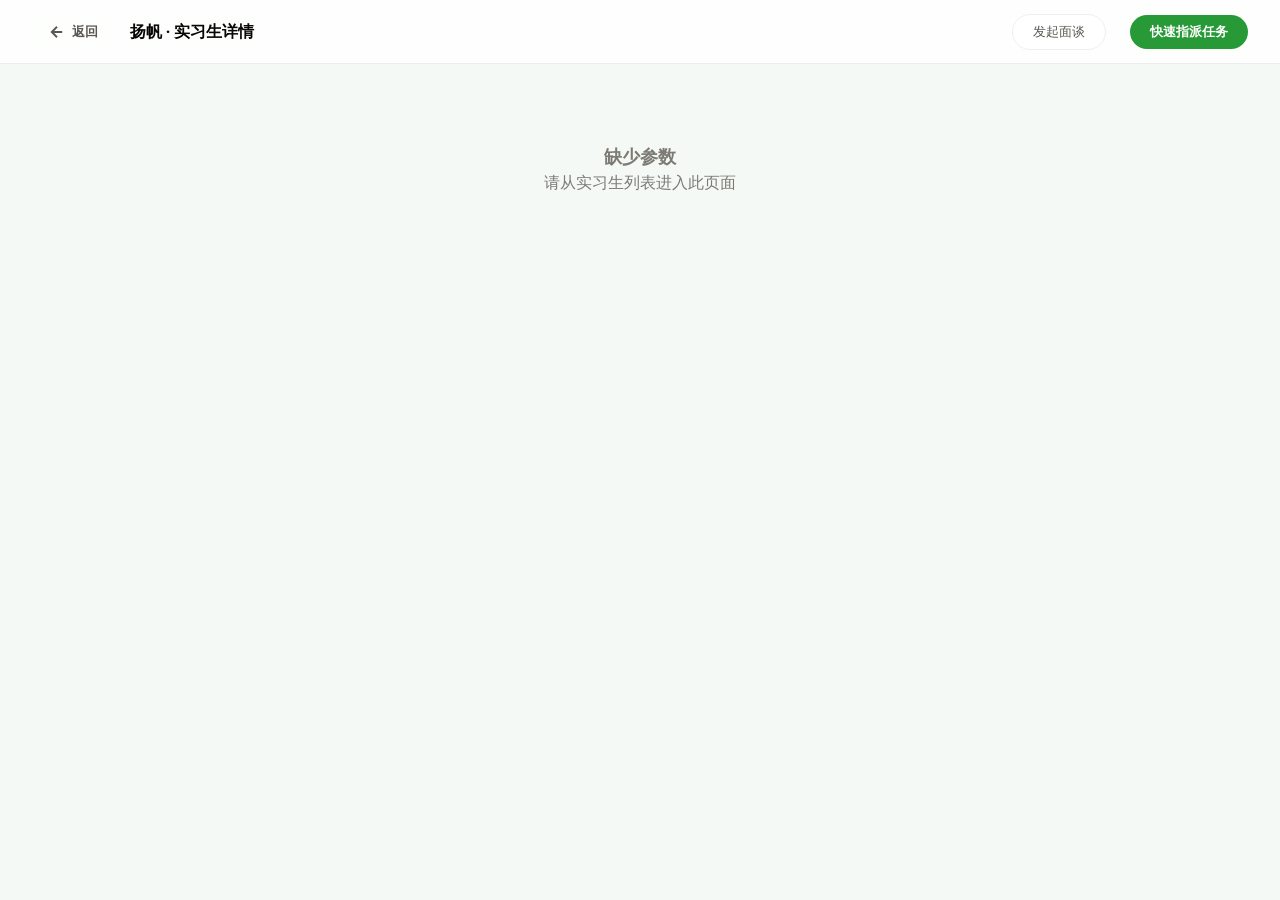
<file: intern_detail.html>
<!DOCTYPE html>
<html lang="zh-CN">
<head>
<meta charset="UTF-8">
<meta name="viewport" content="width=device-width, initial-scale=1.0">
<title>扬帆 · 实习生详情</title>
<link rel="preconnect" href="https://fonts.googleapis.com">
<link rel="preconnect" href="https://fonts.gstatic.com" crossorigin>
<link href="https://fonts.googleapis.com/css2?family=DM+Sans:opsz,wght@9..40,400;9..40,500;9..40,600;9..40,700;9..40,800&display=swap" rel="stylesheet">
<style>
/* ===== YANG FAN V3 DESIGN SYSTEM ===== */
:root {
  --green-50:oklch(0.97 0.025 145);--green-100:oklch(0.94 0.05 145);--green-200:oklch(0.88 0.09 145);--green-300:oklch(0.78 0.13 145);
  --green-400:oklch(0.68 0.16 145);--green-500:oklch(0.60 0.17 145);--green-600:oklch(0.52 0.15 145);--green-700:oklch(0.44 0.13 145);
  --neutral-0:oklch(1 0 0);--neutral-50:oklch(0.985 0.004 96);--neutral-100:oklch(0.965 0.007 96);--neutral-200:oklch(0.92 0.010 96);
  --neutral-300:oklch(0.86 0.012 96);--neutral-400:oklch(0.72 0.012 96);--neutral-500:oklch(0.58 0.012 96);
  --neutral-600:oklch(0.46 0.010 96);--neutral-700:oklch(0.34 0.008 96);--neutral-800:oklch(0.22 0.006 96);--neutral-900:oklch(0.13 0.004 96);
  --bg-app:oklch(0.978 0.006 145);--bg-card:var(--neutral-0);--bg-header:oklch(1 0 0 / 0.82);--bg-stat:var(--neutral-50);
  --primary:var(--green-500);--primary-hover:var(--green-600);--primary-light:var(--green-50);--primary-text:oklch(0.44 0.13 145);
  --text-primary:var(--neutral-900);--text-secondary:var(--neutral-600);--text-muted:var(--neutral-500);--text-nav:var(--neutral-600);
  --border:oklch(0.91 0.008 145);--border-light:oklch(0.95 0.005 145);--border-header:oklch(0.95 0.005 145);
  --shadow-xs:0 1px 2px oklch(0 0 0 / 0.03);--shadow-sm:0 2px 8px oklch(0 0 0 / 0.05);
  --shadow-md:0 4px 20px oklch(0 0 0 / 0.07);--shadow-lg:0 8px 40px oklch(0 0 0 / 0.09);--shadow-xl:0 16px 60px oklch(0 0 0 / 0.12);
  --danger:oklch(0.55 0.19 18);--danger-light:oklch(0.96 0.02 18);--warning:oklch(0.65 0.14 75);--warning-light:oklch(0.96 0.04 75);
  --info:oklch(0.52 0.16 250);--info-light:oklch(0.95 0.03 250);--purple:oklch(0.48 0.16 280);--purple-light:oklch(0.94 0.03 280);
  --font:'DM Sans',system-ui,-apple-system,'PingFang SC','Microsoft YaHei',sans-serif;--font-heading:'DM Sans','PingFang SC','Microsoft YaHei',system-ui,sans-serif;
  --text-xs:clamp(0.625rem,0.6rem + 0.1vw,0.75rem);--text-sm:clamp(0.75rem,0.72rem + 0.15vw,0.875rem);--text-base:clamp(0.875rem,0.85rem + 0.2vw,1rem);
  --text-lg:clamp(1rem,0.95rem + 0.25vw,1.25rem);--text-xl:clamp(1.125rem,1.05rem + 0.4vw,1.5rem);--text-2xl:clamp(1.25rem,1.15rem + 0.5vw,1.75rem);--text-3xl:clamp(1.5rem,1.3rem + 0.8vw,2.25rem);
  --leading-tight:1.2;--leading-normal:1.5;--leading-relaxed:1.7;
  --sp-1:4px;--sp-2:8px;--sp-3:12px;--sp-4:16px;--sp-5:20px;--sp-6:24px;--sp-8:32px;--sp-10:40px;--sp-12:48px;--sp-16:64px;
  --r-sm:6px;--r-md:10px;--r-lg:14px;--r-xl:18px;--r-2xl:24px;--r-full:9999px;
  --ease-out:cubic-bezier(0.16,1,0.3,1);--ease-std:cubic-bezier(0.4,0,0.2,1);--ease-in-out:cubic-bezier(0.65,0,0.35,1);
  --dur-fast:120ms;--dur-normal:200ms;--dur-slow:350ms;--dur-page:400ms;
  --sidebar-w:264px;--topbar-h:64px;
}
*,*::before,*::after{box-sizing:border-box;margin:0;padding:0}
html{font-size:16px;-webkit-font-smoothing:antialiased;-moz-osx-font-smoothing:grayscale}
body{font-family:var(--font);background:var(--bg-app);color:var(--text-primary);min-height:100vh;line-height:var(--leading-normal)}
::-webkit-scrollbar{width:4px;height:4px}::-webkit-scrollbar-track{background:transparent}::-webkit-scrollbar-thumb{background:var(--neutral-300);border-radius:2px}
::selection{background:var(--green-100);color:var(--green-800)}
@media(prefers-reduced-motion:reduce){*,*::before,*::after{animation-duration:0.01ms!important;animation-iteration-count:1!important;transition-duration:0.01ms!important}}

.topbar{background:var(--bg-header);backdrop-filter:blur(16px) saturate(180%);-webkit-backdrop-filter:blur(16px) saturate(180%);border-bottom:1px solid var(--border-light);height:64px;display:flex;align-items:center;gap:16px;padding:0 var(--sp-8);position:fixed;top:0;left:0;right:0;z-index:100}
.topbar-left{display:flex;align-items:center;gap:var(--sp-4)}
.btn-back{display:flex;align-items:center;gap:6px;padding:var(--sp-2) var(--sp-4);border-radius:var(--r-full);border:none;background:transparent;color:var(--text-nav);font-size:var(--text-sm);font-weight:600;cursor:pointer;font-family:var(--font);transition:all var(--dur-fast)}
.btn-back:hover{background:var(--neutral-50);color:var(--text-primary)}
.btn-back svg{width:18px;height:18px}
.topbar-title{font-size:var(--text-base);font-weight:700;color:var(--text-primary);font-family:var(--font-heading)}
.topbar-spacer{flex:1}
.btn-green{padding:var(--sp-2) var(--sp-5);border-radius:var(--r-full);font-size:var(--text-sm);font-weight:600;cursor:pointer;font-family:var(--font);border:none;background:var(--primary);color:#fff;transition:all var(--dur-fast);display:inline-flex;align-items:center;justify-content:center}
.btn-green:hover{background:var(--primary-hover);transform:translateY(-1px);box-shadow:0 4px 16px oklch(0.6 0.17 145 / 0.3)}
.btn-green:active{transform:scale(0.97)}
.btn-ghost-sm{padding:var(--sp-2) var(--sp-5);border-radius:var(--r-full);font-size:var(--text-sm);font-weight:500;cursor:pointer;font-family:var(--font);border:1px solid var(--border-light);background:var(--bg-card);color:var(--text-secondary);transition:all var(--dur-fast);display:inline-flex;align-items:center;justify-content:center}
.btn-ghost-sm:hover{background:var(--neutral-50);color:var(--text-primary)}

.main{padding-top:calc(var(--topbar-h) + var(--sp-8));padding-left:120px;padding-right:120px;padding-bottom:var(--sp-20);display:flex;flex-direction:column;gap:var(--sp-5)}

.hero-card{background:linear-gradient(155deg,var(--neutral-800),var(--neutral-900));border-radius:var(--r-2xl);box-shadow:var(--shadow-lg);padding:var(--sp-8) var(--sp-10);margin-bottom:var(--sp-5);display:flex;justify-content:space-between;align-items:flex-start;gap:var(--sp-8);flex-wrap:wrap;position:relative;overflow:hidden}
.hero-card::after{content:'';position:absolute;top:-120px;right:-80px;width:420px;height:420px;background:radial-gradient(circle,var(--green-500) 0%,transparent 70%);opacity:.05;border-radius:50%;pointer-events:none}
.hero-card::before{content:'';position:absolute;bottom:-80px;left:15%;width:300px;height:300px;background:radial-gradient(circle,var(--purple) 0%,transparent 70%);opacity:.04;border-radius:50%;pointer-events:none}
.hero-left{display:flex;align-items:center;gap:var(--sp-5);position:relative;z-index:1}
.hero-av{width:72px;height:72px;border-radius:50%;display:flex;align-items:center;justify-content:center;font-size:28px;font-weight:700;color:#fff;flex-shrink:0;border:2px solid oklch(1 0 0 / 0.2)}
.hero-info{display:flex;flex-direction:column;gap:4px}
.hero-tag{font-size:var(--text-xs);font-weight:700;color:var(--green-400);text-transform:uppercase;letter-spacing:.06em}
.hero-name{font-size:var(--text-2xl);font-weight:800;color:#fff;font-family:var(--font-heading)}
.hero-meta{font-size:var(--text-sm);color:oklch(1 0 0 / 0.55);line-height:1.5}
.hero-tags{display:flex;gap:var(--sp-2);flex-wrap:wrap;padding-top:var(--sp-1)}
.htag{padding:4px 12px;border-radius:var(--r-full);font-size:var(--text-xs);font-weight:600}
.htag.purple{background:oklch(1 0 0 / 0.1);color:var(--purple)}
.htag.gray{background:oklch(1 0 0 / 0.08);color:oklch(1 0 0 / 0.7)}
.hero-stat-box{flex:0 0 110px;background:oklch(1 0 0 / 0.06);border:1px solid oklch(1 0 0 / 0.08);border-radius:var(--r-xl);padding:var(--sp-5);text-align:center;position:relative;z-index:1}
.hero-stat-num{font-size:clamp(1.5rem,3vw,2rem);font-weight:800;color:var(--green-400);font-family:var(--font-heading);line-height:1.2}
.hero-stat-label{font-size:var(--text-xs);font-weight:500;color:oklch(1 0 0 / 0.5);margin-top:var(--sp-1)}
.hero-btns{display:flex;gap:var(--sp-2);flex-direction:column;flex-shrink:0;position:relative;z-index:1}
.btn-white{padding:var(--sp-3) var(--sp-5);border-radius:var(--r-full);font-size:var(--text-sm);font-weight:600;cursor:pointer;font-family:var(--font);border:none;background:#fff;color:var(--text-primary);transition:all var(--dur-fast)}
.btn-white:hover{transform:translateY(-1px);box-shadow:var(--shadow-sm)}
.btn-outline-w{padding:var(--sp-3) var(--sp-5);border-radius:var(--r-full);font-size:var(--text-sm);font-weight:600;cursor:pointer;font-family:var(--font);border:1px solid oklch(1 0 0 / 0.2);background:transparent;color:#fff;transition:all var(--dur-fast)}
.btn-outline-w:hover{background:oklch(1 0 0 / 0.1);border-color:oklch(1 0 0 / 0.3)}
.emp{text-align:center;padding:var(--sp-12);font-size:var(--text-base);color:var(--text-muted)}

.section-head{display:flex;align-items:center;justify-content:space-between;margin-bottom:var(--sp-5)}
.section-head h3{font-size:var(--text-lg);font-weight:700;color:var(--text-primary);font-family:var(--font-heading)}
.badge-sm{background:var(--neutral-50);padding:3px 12px;border-radius:var(--r-full);font-size:var(--text-xs);color:var(--text-muted);font-weight:600}
.badge-sm.purple{background:var(--purple-light);color:var(--purple)}

.bh-section{background:var(--bg-card);border:1px solid var(--border-light);border-radius:var(--r-2xl);box-shadow:var(--shadow-xs);padding:var(--sp-8);display:flex;flex-direction:column;margin-bottom:var(--sp-5);transition:all var(--dur-normal) var(--ease-std)}
.bh-section:hover{box-shadow:var(--shadow-md);transform:translateY(-2px);border-color:var(--border)}
.bh-section .section-head{margin-bottom:var(--sp-5)}

.rpt-card{background:var(--bg-card);border:1px solid var(--border-light);border-radius:var(--r-xl);padding:var(--sp-8);margin-bottom:var(--sp-5);transition:all var(--dur-normal) var(--ease-std)}
.rpt-card:hover{box-shadow:var(--shadow-md);transform:translateY(-2px);border-color:var(--border)}
.rpt-sec-body{font-size:var(--text-sm);color:var(--text-secondary);line-height:1.8;white-space:pre-wrap;padding:var(--sp-6);background:var(--neutral-50);border-radius:var(--r-md);margin-top:var(--sp-3)}
.rpt-placeholder{font-size:var(--text-sm);color:var(--text-muted);padding:var(--sp-6);background:var(--neutral-50);border-radius:var(--r-md);text-align:center;margin-top:var(--sp-3)}

.card-grid{display:grid;grid-template-columns:repeat(auto-fit,minmax(280px,1fr));gap:var(--sp-5);margin-bottom:var(--sp-5)}
.stat-grid{display:grid;grid-template-columns:repeat(3,1fr);gap:var(--sp-4);margin-bottom:var(--sp-5)}
.stat-card{background:var(--bg-card);border:1px solid var(--border-light);border-radius:var(--r-xl);padding:var(--sp-6);text-align:center;transition:all var(--dur-normal) var(--ease-std)}
.stat-card:hover{transform:translateY(-2px);box-shadow:var(--shadow-md);border-color:var(--border)}
.metric{display:flex;align-items:center;gap:var(--sp-3)}
.metric-bar{flex:1;height:8px;background:var(--neutral-100);border-radius:4px;overflow:hidden}
.metric-fill{height:100%;border-radius:4px;transition:width 1s var(--ease-out)}

.tl-grid{display:flex;flex-direction:column;gap:0}
.tl-item{display:flex;gap:var(--sp-4);padding:var(--sp-4) 0;position:relative}
.tl-content{flex:1;font-size:var(--text-sm);color:var(--text-secondary);line-height:1.6}
.tl-expand{display:none;margin-top:var(--sp-3);padding:var(--sp-4) 0 var(--sp-4) 16px;border-top:1px solid var(--border-light);font-size:var(--text-xs);color:var(--text-secondary);line-height:1.8;animation:tlExpandIn .2s var(--ease-std)}
.tl-expand.show{display:block}
@keyframes tlExpandIn{from{opacity:0;transform:translateY(-6px)}to{opacity:1;transform:translateY(0)}}
.tl-exp-lbl{font-size:10px;font-weight:700;color:var(--text-muted);text-transform:uppercase;letter-spacing:.04em;margin-bottom:var(--sp-1)}
.tl-exp-txt{font-size:var(--text-xs);color:var(--text-secondary);line-height:1.7;white-space:pre-wrap}
@keyframes pulse{0%,100%{opacity:1}50%{opacity:.45}}

.iv-card{background:var(--bg-card);border:1px solid var(--border-light);border-radius:var(--r-2xl);box-shadow:var(--shadow-xs);padding:var(--sp-8);margin-bottom:var(--sp-5);transition:all var(--dur-normal) var(--ease-std)}
.iv-card:hover{box-shadow:var(--shadow-md);transform:translateY(-2px);border-color:var(--border)}

@keyframes a-fadeUp{from{opacity:0;transform:translateY(10px)}to{opacity:1;transform:translateY(0)}}
.a-up{animation:a-fadeUp var(--dur-slow) var(--ease-std) both}
.a-up.d1{animation-delay:.04s}.a-up.d2{animation-delay:.08s}.a-up.d3{animation-delay:.12s}

@media(max-width:1024px){.main{padding-left:var(--sp-5);padding-right:var(--sp-5)}.card-grid,.stat-grid{grid-template-columns:1fr}}
@media(max-width:768px){.hero-card{flex-direction:column}.stat-grid{grid-template-columns:1fr 1fr}.main{padding-left:var(--sp-4);padding-right:var(--sp-4);gap:var(--sp-4)}}
@media(hover:none) and (pointer:coarse){.stat-card:hover{transform:none;box-shadow:var(--shadow-xs)}}

/* ===== TABS ===== */
.tab-bar{display:flex;gap:4px;padding:0 0 var(--sp-4) 0;border-bottom:1px solid var(--border-light);margin-bottom:var(--sp-5)}
.tab-btn{padding:var(--sp-2) var(--sp-5);border-radius:var(--r-full);border:none;background:transparent;color:var(--text-muted);font-size:var(--text-sm);font-weight:600;cursor:pointer;font-family:var(--font);transition:all var(--dur-fast)}
.tab-btn:hover{background:var(--neutral-50);color:var(--text-primary)}
.tab-btn.active{background:var(--primary);color:#fff}
.tab-content{display:none}
.tab-content.active{display:block}

/* ===== LAYOUT GRIDS ===== */
.grid-4{display:grid;grid-template-columns:repeat(4,1fr);gap:var(--sp-4);margin-bottom:var(--sp-5)}
.grid-2{display:grid;grid-template-columns:1fr 1fr;gap:var(--sp-5)}
.card{background:var(--bg-card);border:1px solid var(--border-light);border-radius:var(--r-2xl);box-shadow:var(--shadow-xs);padding:var(--sp-8);transition:all var(--dur-normal) var(--ease-std)}
.card:hover{box-shadow:var(--shadow-md);transform:translateY(-2px);border-color:var(--border)}
.grid-aside{display:flex;gap:var(--sp-5);margin-bottom:var(--sp-5);align-items:stretch}
.main-col{flex:1;min-width:0;display:flex;flex-direction:column}
.main-col>.card{flex:1}
.side-col{flex:0 0 340px;display:flex;flex-direction:column}
.side-col>.card{flex:1}

/* ===== STATS ROW ===== */
.stats-row{display:grid;grid-template-columns:repeat(4,1fr);gap:var(--sp-4);margin-bottom:var(--sp-5)}
.stat-card .val{font-size:var(--text-2xl);font-weight:800;color:var(--text-primary);font-family:var(--font-heading);line-height:1.2}
.stat-card .lbl{font-size:var(--text-xs);font-weight:500;color:var(--text-muted);margin-top:var(--sp-1)}

/* ===== WEEK SELECTOR ===== */
.wk-select{padding:6px 14px;border-radius:var(--r-full);border:1px solid var(--border-light);background:var(--bg-card);color:var(--text-primary);font-size:var(--text-xs);font-weight:600;cursor:pointer;font-family:var(--font)}
.wk-select:focus{outline:2px solid var(--primary);outline-offset:2px}

/* ===== CHART BOX ===== */
.chart-box{background:var(--bg-card);border:1px solid var(--border-light);border-radius:var(--r-xl);padding:var(--sp-5);transition:all var(--dur-normal) var(--ease-std);display:flex;flex-direction:column;align-items:center;justify-content:center;min-height:240px}
.chart-box svg{display:block;margin:0 auto}
.chart-box:hover{border-color:var(--border);box-shadow:var(--shadow-sm)}
.chart-legend{display:flex;gap:var(--sp-4);margin-top:var(--sp-2);font-size:var(--text-xs);color:var(--text-muted)}
.chart-legend span{display:flex;align-items:center;gap:6px}
.ld{display:inline-block;width:10px;height:10px;border-radius:3px}

/* ===== TIMELINE ===== */
.tl-wk{margin-top:var(--sp-4)}
.tl-wk-hd{display:flex;align-items:center;gap:var(--sp-3);margin-bottom:var(--sp-4);padding-bottom:var(--sp-3);border-bottom:1px solid var(--border-light)}
.tl-wk-lbl{font-size:var(--text-sm);font-weight:700;color:var(--text-primary)}
.tl-wk-dt{font-size:var(--text-xs);color:var(--text-muted);margin-left:auto}
.tl-item{background:var(--neutral-50);border:1px solid var(--border-light);border-radius:var(--r-lg);padding:var(--sp-4) var(--sp-5);margin-bottom:var(--sp-3);cursor:pointer;transition:all var(--dur-fast) var(--ease-std);user-select:none}
.tl-item:hover{background:var(--green-50);border-color:var(--green-200);box-shadow:var(--shadow-sm);transform:translateX(2px)}
.tl-item.open{background:var(--bg-card);border-color:var(--green-300);box-shadow:var(--shadow-sm)}
.tl-item-hd{display:flex;flex-direction:column;gap:6px}
.tl-item-top{display:flex;align-items:center;justify-content:space-between}
.tl-item-name{font-size:var(--text-sm);font-weight:700;color:var(--text-primary);padding-left:16px;position:relative}
.tl-item-name::before{content:'▶';font-size:8px;color:var(--text-muted);position:absolute;left:0;top:50%;transform:translateY(-50%);transition:transform var(--dur-fast) var(--ease-std)}
.tl-item.open .tl-item-name::before{transform:translateY(-50%) rotate(90deg);color:var(--primary)}
.tl-item-meta{font-size:var(--text-xs);font-weight:700;color:var(--primary);background:var(--green-50);padding:3px 10px;border-radius:var(--r-full)}
.tl-item.open .tl-item-meta{background:var(--primary);color:#fff}
.tl-item-hint{font-size:10px;color:var(--text-muted);font-weight:400}
.tl-item.open .tl-item-hint{color:var(--primary)}

/* ===== INTERVIEW CARD ===== */
.iv-hd{display:flex;align-items:center;justify-content:space-between;margin-bottom:var(--sp-3)}
.iv-type{font-size:var(--text-sm);font-weight:700;color:var(--text-primary)}
.iv-date{font-size:var(--text-xs);color:var(--text-muted)}
.iv-summary{font-size:var(--text-sm);color:var(--text-secondary);line-height:1.7;margin-bottom:var(--sp-4)}
.iv-points{display:flex;flex-wrap:wrap;gap:var(--sp-2);margin-bottom:var(--sp-3)}
.iv-point{background:var(--green-50);color:var(--primary-text);padding:3px 12px;border-radius:var(--r-full);font-size:var(--text-xs);font-weight:600}
.iv-next{font-size:var(--text-xs);color:var(--text-muted);padding-top:var(--sp-2);border-top:1px solid var(--border-light)}

/* ===== REPORT ===== */
.rpt-item{margin-top:var(--sp-4)}
.rpt-hd{display:flex;align-items:center;gap:var(--sp-3);margin-bottom:var(--sp-4)}
.rpt-title{font-size:var(--text-sm);font-weight:600;color:var(--text-primary)}
.rpt-score{font-size:var(--text-xs);font-weight:700;padding:2px 10px;border-radius:var(--r-full)}
.rpt-score.high{background:var(--green-50);color:var(--primary-text)}
.rpt-score.mid{background:var(--warning-light);color:#b45309}
.rpt-score.low{background:var(--danger-light);color:var(--danger)}
.rpt-grid{display:grid;grid-template-columns:1fr 1fr;gap:var(--sp-5)}
.rpt-col{display:flex;flex-direction:column;gap:var(--sp-2)}
.rpt-col-lbl{font-size:var(--text-xs);font-weight:700;color:var(--text-muted);text-transform:uppercase;letter-spacing:.04em;display:flex;align-items:center;gap:6px}
.rpt-col-txt{font-size:var(--text-sm);color:var(--text-secondary);line-height:1.8;white-space:pre-wrap;padding:var(--sp-5);background:var(--neutral-50);border-radius:var(--r-md)}
.rpt-sec-title{font-size:var(--text-sm);font-weight:700;color:var(--text-primary);margin-bottom:var(--sp-2);display:flex;align-items:center;gap:var(--sp-2)}
.rpt-sec-icon{display:inline-flex;align-items:center;justify-content:center;width:24px;height:24px;border-radius:6px;font-size:12px}
.rpt-sec-icon.work{background:#dbeafe;color:#2563eb}
.rpt-sec-icon.growth{background:#d1fae5;color:#059669}
.rpt-sec-icon.plan{background:#fef3c7;color:#d97706}
.rpt-sec-icon.apply{background:#ede9fe;color:#7c3aed}
.rpt-sec-icon.find{background:#fce7f3;color:#db2777}
.rpt-sec-icon.issue{background:#fee2e2;color:#dc2626}
.rpt-sec-icon.improve{background:#fff7ed;color:#ea580c}
.rpt-sec-icon.reflect{background:#f3f4f6;color:#6b7280}
.dot-g{display:inline-block;width:8px;height:8px;background:var(--primary);border-radius:50%}
.dot-b{display:inline-block;width:8px;height:8px;background:var(--info);border-radius:50%}

/* ===== MENTOR FEEDBACK ===== */
.mf-dim{padding:var(--sp-4) 0;border-bottom:1px solid var(--border-light)}
.mf-dim:last-child{border-bottom:none}
.mf-dim-label{font-size:var(--text-sm);font-weight:700;color:var(--text-primary);margin-bottom:var(--sp-2);display:flex;align-items:center;gap:var(--sp-2)}
.mf-dim-icon{font-size:14px}
.mf-dim-text{font-size:var(--text-sm);color:var(--text-secondary);line-height:1.7;padding:var(--sp-4);background:var(--neutral-50);border-radius:var(--r-md)}

/* ===== Q&A ===== */
.qa-card{background:var(--neutral-50);border-radius:var(--r-md);padding:var(--sp-5);margin-bottom:var(--sp-3)}
.qa-card:last-child{margin-bottom:0}
.qa-hd{display:flex;align-items:center;justify-content:space-between;margin-bottom:var(--sp-3)}
.qa-to{font-size:var(--text-xs);font-weight:700;color:var(--text-muted);display:flex;align-items:center;gap:4px}
.qa-to-icon{font-size:14px}
.qa-date{font-size:10px;color:var(--text-muted)}
.qa-q{font-size:var(--text-sm);font-weight:600;color:var(--text-primary);margin-bottom:var(--sp-2)}
.qa-a{font-size:var(--text-xs);color:var(--text-secondary);line-height:1.6;padding-left:var(--sp-4);border-left:3px solid var(--primary)}

/* ===== LEARNING ===== */
.lrn-card{display:flex;align-items:flex-start;gap:var(--sp-3);padding:var(--sp-4);background:var(--neutral-50);border-radius:var(--r-md);margin-bottom:var(--sp-2)}
.lrn-card:last-child{margin-bottom:0}
.lrn-icon{font-size:18px;flex-shrink:0;margin-top:2px}
.lrn-body{flex:1;min-width:0}
.lrn-name{font-size:var(--text-sm);font-weight:600;color:var(--text-primary)}
.lrn-meta-row{display:flex;align-items:center;gap:var(--sp-3);margin-top:4px}
.lrn-dur{font-size:var(--text-xs);color:var(--text-muted)}
.lrn-progress{flex:1;height:4px;background:var(--neutral-200);border-radius:2px;overflow:hidden}
.lrn-progress-bar{height:100%;border-radius:2px;transition:width 0.6s var(--ease-out)}
.lrn-progress-bar.done{background:var(--primary);width:100%}
.lrn-progress-bar.wait{background:var(--neutral-300);width:40%}
.lrn-detail{font-size:var(--text-xs);color:var(--text-muted);margin-top:var(--sp-1);line-height:1.5}
.lrn-st{font-size:10px;font-weight:700;padding:2px 8px;border-radius:var(--r-full);flex-shrink:0}
.lrn-st.done{background:var(--green-50);color:var(--primary-text)}
.lrn-st.wait{background:var(--neutral-100);color:var(--text-muted)}

/* ===== COLLABORATION ===== */
.clb-card{display:flex;align-items:flex-start;gap:var(--sp-4);padding:var(--sp-5);background:var(--neutral-50);border-radius:var(--r-md);margin-bottom:var(--sp-3)}
.clb-card:last-child{margin-bottom:0}
.clb-av{width:40px;height:40px;border-radius:50%;display:flex;align-items:center;justify-content:center;font-size:16px;font-weight:700;color:#fff;flex-shrink:0}
.clb-info{flex:1;min-width:0}
.clb-header{display:flex;align-items:center;gap:var(--sp-2);margin-bottom:4px}
.clb-from{font-size:var(--text-sm);font-weight:600;color:var(--text-primary)}
.clb-role{font-size:10px;color:var(--text-muted);background:var(--neutral-100);padding:1px 8px;border-radius:var(--r-full)}
.clb-fb{font-size:var(--text-xs);color:var(--text-secondary);line-height:1.6}
.clb-type{font-size:10px;font-weight:700;padding:2px 10px;border-radius:var(--r-full);flex-shrink:0}
.clb-type.like{background:#fef3c7;color:#d97706}
.clb-type.thanks{background:#dbeafe;color:#2563eb}

/* ===== BEHAVIOR SUMMARY ===== */
.bh-summary{display:grid;grid-template-columns:repeat(4,1fr);gap:var(--sp-3);margin-bottom:var(--sp-5)}
.bh-sum-stat{background:var(--bg-card);border:1px solid var(--border-light);border-radius:var(--r-lg);padding:var(--sp-5);text-align:center;transition:all var(--dur-normal) var(--ease-std)}
.bh-sum-stat:hover{box-shadow:var(--shadow-sm);transform:translateY(-1px)}
.bh-sum-val{font-size:var(--text-xl);font-weight:800;color:var(--text-primary);font-family:var(--font-heading)}
.bh-sum-lbl{font-size:var(--text-xs);color:var(--text-muted);margin-top:4px}
.bh-empty{text-align:center;padding:var(--sp-8);font-size:var(--text-sm);color:var(--text-muted)}
.bh-empty-icon{font-size:32px;margin-bottom:var(--sp-3)}

/* ===== KEY BEHAVIORS ===== */
.bh-key-grid{display:grid;grid-template-columns:repeat(auto-fit,minmax(220px,1fr));gap:var(--sp-4)}
.bh-key-card{background:var(--bg-card);border:1px solid var(--border-light);border-radius:var(--r-xl);padding:var(--sp-5);transition:all var(--dur-normal) var(--ease-std)}
.bh-key-card:hover{box-shadow:var(--shadow-sm);transform:translateY(-1px);border-color:var(--border)}
.bh-key-icon{width:36px;height:36px;border-radius:var(--r-md);display:flex;align-items:center;justify-content:center;font-size:16px;margin-bottom:var(--sp-3)}
.bh-key-icon.s1{background:#fef3c7;color:#d97706}
.bh-key-icon.s2{background:#dbeafe;color:#2563eb}
.bh-key-icon.s3{background:#fce7f3;color:#db2777}
.bh-key-action{font-size:var(--text-sm);font-weight:700;color:var(--text-primary);margin-bottom:var(--sp-1)}
.bh-key-date{font-size:10px;color:var(--text-muted);margin-bottom:var(--sp-2)}
.bh-key-detail{font-size:var(--text-xs);color:var(--text-secondary);line-height:1.6}
.bh-key-impact{font-size:10px;font-weight:700;color:var(--primary-text);display:inline-block;margin-top:var(--sp-2);padding:2px 8px;background:var(--green-50);border-radius:var(--r-full)}

/* ===== BADGE VARIANTS ===== */
.badge-sm.green{background:var(--green-50);color:var(--primary-text)}
.badge-sm.blue{background:var(--info-light);color:var(--info)}

/* ===== RESPONSIVE ===== */
@media(max-width:1024px){.grid-4{grid-template-columns:repeat(2,1fr)}.grid-2{grid-template-columns:1fr}.grid-aside{flex-direction:column}.side-col{flex:1}.bh-summary{grid-template-columns:repeat(2,1fr)}.rpt-grid{grid-template-columns:1fr}.stats-row{grid-template-columns:repeat(2,1fr)}}
@media(max-width:768px){.grid-4{grid-template-columns:1fr}.bh-summary{grid-template-columns:1fr 1fr}.stats-row{grid-template-columns:1fr 1fr}.tab-bar{overflow-x:auto}}

</style><body>

<header class="topbar">
  <div class="topbar-left">
    <button class="btn-back" onclick="history.back()">
      <svg viewBox="0 0 24 24" fill="none" stroke="currentColor" stroke-width="2.5"><path d="M19 12H5m7-7l-7 7 7 7"/></svg>返回
    </button>
    <span class="topbar-title" id="tbName">扬帆 · 实习生详情</span>
  </div>
  <div class="topbar-spacer"></div>
  <button class="btn-ghost-sm" onclick="alert('面谈功能开发中')" style="margin-right:8px">发起面谈</button>
  <button class="btn-green" onclick="alert('任务指派功能开发中')">快速指派任务</button>
</header>

<div class="main" id="mainContent"><p class="emp">加载中...</p></div>

<script>
// ===== 扬帆 AIHR 数据库 =====
// 20位实习生 + 6位带教导师 + 三周业绩数据

const AIHR_DB = {

// ===== 导师数据 (6位) =====
mentors: [
  { id:'M001', name:'马老师', dept:'产品部', title:'高级产品经理', interns:6, avatar:'马', rating:4.8, completedTasks:42, color:'#6366F1' },
  { id:'M002', name:'李老师', dept:'产品部', title:'产品总监',     interns:4, avatar:'李', rating:4.6, completedTasks:38, color:'#3B82F6' },
  { id:'M003', name:'王老师', dept:'研发部', title:'技术负责人',   interns:4, avatar:'王', rating:4.9, completedTasks:45, color:'#10B981' },
  { id:'M004', name:'张老师', dept:'研发部', title:'高级架构师',   interns:3, avatar:'张', rating:4.7, completedTasks:36, color:'#34D399' },
  { id:'M005', name:'赵老师', dept:'销售部', title:'销售VP',       interns:2, avatar:'赵', rating:4.5, completedTasks:30, color:'#F59E0B' },
  { id:'M006', name:'陈老师', dept:'销售部', title:'大客户总监',   interns:1, avatar:'陈', rating:4.4, completedTasks:28, color:'#FBBF24' }
],

// ===== 实习生数据 (20位，3周业绩) =====
interns: [
  // ---- 产品部 (7人) ----
  { id:'I001', name:'张瑶',   dept:'产品部', mentor:'马老师', avatar:'张', avColor:'a1',
    weeks:[
      { wk:1, rate:58, quality:62, tasks:3 },
      { wk:2, rate:55, quality:58, tasks:2 },
      { wk:3, rate:52, quality:51, tasks:2 }
    ],
    competency:61, risk:'high', trend:-3.2, fit:58, status:'连续三周业务理解偏弱', taskStatus:'进行中' },

  { id:'I002', name:'赵晴',   dept:'产品部', mentor:'马老师', avatar:'赵', avColor:'a3',
    weeks:[
      { wk:1, rate:82, quality:88, tasks:5 },
      { wk:2, rate:86, quality:90, tasks:6 },
      { wk:3, rate:91, quality:93, tasks:7 }
    ],
    competency:88, risk:'low', trend:8.3, fit:91, status:'周报复盘质量优秀', taskStatus:'已完成' },

  { id:'I003', name:'孙悦',   dept:'产品部', mentor:'马老师', avatar:'孙', avColor:'a2',
    weeks:[
      { wk:1, rate:72, quality:75, tasks:4 },
      { wk:2, rate:74, quality:78, tasks:4 },
      { wk:3, rate:79, quality:82, tasks:5 }
    ],
    competency:76, risk:'low', trend:4.1, fit:78, status:'稳步提升中', taskStatus:'进行中' },

  { id:'I004', name:'周明',   dept:'产品部', mentor:'李老师', avatar:'周', avColor:'a4',
    weeks:[
      { wk:1, rate:65, quality:68, tasks:3 },
      { wk:2, rate:68, quality:70, tasks:4 },
      { wk:3, rate:63, quality:65, tasks:3 }
    ],
    competency:67, risk:'med', trend:-0.5, fit:66, status:'需求文档质量波动', taskStatus:'进行中' },

  { id:'I005', name:'吴桐',   dept:'产品部', mentor:'李老师', avatar:'吴', avColor:'a1',
    weeks:[
      { wk:1, rate:88, quality:91, tasks:6 },
      { wk:2, rate:92, quality:94, tasks:7 },
      { wk:3, rate:95, quality:96, tasks:8 }
    ],
    competency:92, risk:'low', trend:6.8, fit:94, status:'表现优异，可考虑转正', taskStatus:'已完成' },

  { id:'I006', name:'郑蕾',   dept:'产品部', mentor:'李老师', avatar:'郑', avColor:'a3',
    weeks:[
      { wk:1, rate:45, quality:50, tasks:2 },
      { wk:2, rate:48, quality:52, tasks:2 },
      { wk:3, rate:55, quality:58, tasks:3 }
    ],
    competency:51, risk:'high', trend:6.2, fit:53, status:'进步明显但基础薄弱', taskStatus:'进行中' },

  { id:'I007', name:'冯远',   dept:'产品部', mentor:'马老师', avatar:'冯', avColor:'a2',
    weeks:[
      { wk:1, rate:70, quality:72, tasks:4 },
      { wk:2, rate:73, quality:75, tasks:4 },
      { wk:3, rate:76, quality:79, tasks:5 }
    ],
    competency:74, risk:'low', trend:3.5, fit:76, status:'稳定成长', taskStatus:'进行中' },

  // ---- 研发部 (8人) ----
  { id:'I008', name:'李明',   dept:'研发部', mentor:'王老师', avatar:'李', avColor:'a2',
    weeks:[
      { wk:1, rate:80, quality:85, tasks:5 },
      { wk:2, rate:78, quality:82, tasks:4 },
      { wk:3, rate:82, quality:86, tasks:5 }
    ],
    competency:82, risk:'low', trend:5.1, fit:86, status:'架构文档逾期1天，整体良好', taskStatus:'进行中' },

  { id:'I009', name:'刘洋',   dept:'研发部', mentor:'王老师', avatar:'刘', avColor:'a1',
    weeks:[
      { wk:1, rate:55, quality:58, tasks:3 },
      { wk:2, rate:52, quality:54, tasks:2 },
      { wk:3, rate:48, quality:46, tasks:2 }
    ],
    competency:51, risk:'high', trend:-4.8, fit:49, status:'代码质量持续下滑', taskStatus:'未指派' },

  { id:'I010', name:'陈墨',   dept:'研发部', mentor:'王老师', avatar:'陈', avColor:'a3',
    weeks:[
      { wk:1, rate:90, quality:93, tasks:7 },
      { wk:2, rate:93, quality:95, tasks:8 },
      { wk:3, rate:96, quality:97, tasks:9 }
    ],
    competency:94, risk:'low', trend:7.5, fit:96, status:'技术能力出色，主动承担', taskStatus:'已完成' },

  { id:'I011', name:'杨光',   dept:'研发部', mentor:'张老师', avatar:'杨', avColor:'a4',
    weeks:[
      { wk:1, rate:68, quality:70, tasks:4 },
      { wk:2, rate:71, quality:73, tasks:4 },
      { wk:3, rate:75, quality:78, tasks:5 }
    ],
    competency:73, risk:'low', trend:4.2, fit:75, status:'持续进步中', taskStatus:'进行中' },

  { id:'I012', name:'黄思',   dept:'研发部', mentor:'张老师', avatar:'黄', avColor:'a2',
    weeks:[
      { wk:1, rate:60, quality:63, tasks:3 },
      { wk:2, rate:58, quality:60, tasks:3 },
      { wk:3, rate:62, quality:65, tasks:3 }
    ],
    competency:64, risk:'med', trend:1.8, fit:63, status:'需加强代码规范', taskStatus:'进行中' },

  { id:'I013', name:'许达',   dept:'研发部', mentor:'王老师', avatar:'许', avColor:'a1',
    weeks:[
      { wk:1, rate:75, quality:78, tasks:5 },
      { wk:2, rate:80, quality:83, tasks:5 },
      { wk:3, rate:85, quality:88, tasks:6 }
    ],
    competency:83, risk:'low', trend:7.0, fit:85, status:'成长迅速', taskStatus:'已完成' },

  { id:'I014', name:'何畅',   dept:'研发部', mentor:'张老师', avatar:'何', avColor:'a3',
    weeks:[
      { wk:1, rate:40, quality:45, tasks:2 },
      { wk:2, rate:42, quality:44, tasks:2 },
      { wk:3, rate:38, quality:40, tasks:1 }
    ],
    competency:42, risk:'high', trend:-1.2, fit:38, status:'需要重点辅导', taskStatus:'未指派' },

  { id:'I015', name:'林杰',   dept:'研发部', mentor:'王老师', avatar:'林', avColor:'a4',
    weeks:[
      { wk:1, rate:78, quality:80, tasks:5 },
      { wk:2, rate:82, quality:84, tasks:6 },
      { wk:3, rate:84, quality:87, tasks:6 }
    ],
    competency:85, risk:'low', trend:5.6, fit:83, status:'表现稳定', taskStatus:'进行中' },

  // ---- 销售部 (5人) ----
  { id:'I016', name:'王洋',   dept:'销售部', mentor:'赵老师', avatar:'王', avColor:'a3',
    weeks:[
      { wk:1, rate:72, quality:74, tasks:4 },
      { wk:2, rate:70, quality:72, tasks:4 },
      { wk:3, rate:74, quality:76, tasks:4 }
    ],
    competency:74, risk:'med', trend:0.5, fit:72, status:'申请中期面试待确认', taskStatus:'进行中' },

  { id:'I017', name:'吕峰',   dept:'销售部', mentor:'赵老师', avatar:'吕', avColor:'a1',
    weeks:[
      { wk:1, rate:85, quality:88, tasks:6 },
      { wk:2, rate:90, quality:92, tasks:7 },
      { wk:3, rate:93, quality:95, tasks:8 }
    ],
    competency:91, risk:'low', trend:9.2, fit:93, status:'销售冠军候选人', taskStatus:'已完成' },

  { id:'I018', name:'施岚',   dept:'销售部', mentor:'陈老师', avatar:'施', avColor:'a2',
    weeks:[
      { wk:1, rate:50, quality:55, tasks:3 },
      { wk:2, rate:55, quality:58, tasks:3 },
      { wk:3, rate:60, quality:63, tasks:4 }
    ],
    competency:58, risk:'med', trend:6.5, fit:60, status:'进步中，需加强话术', taskStatus:'进行中' },

  { id:'I019', name:'韩冰',   dept:'销售部', mentor:'赵老师', avatar:'韩', avColor:'a4',
    weeks:[
      { wk:1, rate:78, quality:80, tasks:5 },
      { wk:2, rate:76, quality:78, tasks:5 },
      { wk:3, rate:80, quality:82, tasks:5 }
    ],
    competency:79, risk:'low', trend:2.0, fit:80, status:'客户满意度高', taskStatus:'进行中' },

  { id:'I020', name:'曹宇',   dept:'销售部', mentor:'陈老师', avatar:'曹', avColor:'a1',
    weeks:[
      { wk:1, rate:35, quality:40, tasks:2 },
      { wk:2, rate:32, quality:35, tasks:1 },
      { wk:3, rate:30, quality:32, tasks:1 }
    ],
    competency:33, risk:'high', trend:-3.8, fit:34, status:'严重落后，需干预', taskStatus:'未指派' }
],

// ===== 任务数据 =====
tasks: {
  core: [
    { id:'T001', name:'用户需求分析',    assignee:'I001', start:'03/12/2021', end:'5/12/2021', status:'未指派', type:'核心任务' },
    { id:'T002', name:'低保真原型设计',  assignee:'I009', start:'03/12/2021', end:'5/12/2021', status:'未指派', type:'核心任务' },
    { id:'T003', name:'竞品功能矩阵',    assignee:'I008', start:'05/20/2021', end:'06/02/2021', status:'已完成', type:'核心任务' }
  ],
  daily: [
    { id:'T004', name:'用户需求整理',    assignee:'I004', start:'03/12/2021', end:'5/12/2021', status:'进行中', type:'日常任务' },
    { id:'T005', name:'用户调研整理',    assignee:'I012', start:'03/12/2021', end:'5/12/2021', status:'进行中', type:'日常任务' }
  ],
  study: [
    { id:'T006', name:'市场调研',        assignee:'I003', start:'01/12/2021', end:'3/12/2021', status:'已完成', type:'学习任务' }
  ]
},

// ===== 部门汇总 =====
deptSummary: {
  '产品部': { interns:7, avgRate:74, avgQuality:76, highRisk:2, lowRisk:4, medRisk:1 },
  '研发部': { interns:8, avgRate:73, avgQuality:76, highRisk:2, lowRisk:5, medRisk:1 },
  '销售部': { interns:5, avgRate:69, avgQuality:72, highRisk:1, lowRisk:2, medRisk:2 }
},

// ===== 全局统计 =====
stats: {
  totalInterns: 20,
  totalMentors: 6,
  avgCompetency: 72,
  avgCompletionRate: 71,
  avgQuality: 74,
  highRiskCount: 5,
  lowRiskCount: 11,
  medRiskCount: 4,
  overallHealth: 70,
  teachingQuality: 70,
  teamCompetency: 70,
  taskProgress: 70,
  pendingTasks: 12
},

// ===== 工具函数 =====
getIntern: function(id){ return this.interns.find(i=>i.id===id); },
getMentor: function(id){ return this.mentors.find(m=>m.id===id); },
getDeptInterns: function(dept){ return this.interns.filter(i=>i.dept===dept); },
getMentorInterns: function(mentorName){ return this.interns.filter(i=>i.mentor===mentorName); },
getHighRisk: function(){ return this.interns.filter(i=>i.risk==='high'); },
getLatestWeek: function(intern){ return intern.weeks[intern.weeks.length-1]; },

	// ===== 实习生详情扩展数据 =====
	internDetails: {
		"I001": {
			entryDate: "2026-05-20", stage: "成长期", stageWeek: 6, tags: ["高潜", "入职38天", "距转正评估52天"],
			weeklyReports: [
				{ wk:1, date:"2026-05-26", title:"业务理解与工具学习", score:75,
					internContent: "本周主要工作：\n1. 熟悉产品后台管理系统\n2. 参与2次产品需求评审会\n3. 学习Axure原型工具基础操作\n4. 阅读《用户体验要素》第1-3章\n\n遇到的问题：\n- 对技术实现可行性判断不足\n- 用户场景拆解不够细致\n\n下周计划：\n- 跟进需求分析专项练习\n- 完成竞品功能矩阵初稿",
					mentorComment: "整体评价：学习积极性高，工具上手快，快速适应了团队节奏。\n方法过程维度：原型工具使用比预期快，但在需求理解和用户场景拆解方面方法还不够系统——建议在动手前先花15分钟做场景梳理。\n下阶段重点：安排需求分析专项练习，训练从用户视角定义需求的能力。" },
				{ wk:2, date:"2026-06-02", title:"需求分析入门实践", score:72,
					internContent: "本周主要工作：\n1. 完成需求分析专项练习第1-2题\n2. 整理3个核心用户场景的用户故事\n3. 参与用户访谈1次\n4. 学习SQL数据分析基础\n\n收获：\n- 对用户需求挖掘有了更系统的理解\n- 用户访谈中发现了2个被忽略的痛点\n\n不足：\n- 数据分析维度仍需加强\n\n下周计划：\n- 完成竞品拆解作业\n- 继续SQL学习",
					mentorComment: "整体评价：用户场景拆解开始有系统化的雏形，用户访谈表现出色。\n知识技能维度：用户调研方法掌握良好，但数据分析维度偏弱（61分），SQL基础需要加强。\n下阶段重点：安排数据驱动决策训练，结合竞品分析任务练习数据解读。" },
				{ wk:3, date:"2026-06-09", title:"竞品分析与数据驱动", score:68,
					internContent: "本周主要工作：\n1. 完成竞品拆解作业，输出3个改进机会点\n2. 学习数据分析课程（完成50%）\n3. 参与产品增长组周会并做分享\n4. 协助导师整理Q2产品路线图\n\n反思：\n- 竞品分析中遗漏了商业模式维度\n- 数据驱动决策的训练还需加强\n\n知识应用：\n- 将SQL课程中的GROUP BY和JOIN用于用户行为分析，定位了一个用户流失原因\n\n下周计划：\n- 完成数据分析课程\n- 开始低保真原型设计",
					mentorComment: "整体评价：竞品分析质量显著提升，从功能对比进化到了结构化拆解。\n态度习惯维度：主动参与团队周会并做分享，展现了良好的团队融入意识。\n改进建议：数据分析仍是短板但进步在加快，建议每天花30分钟做数据小练习。\n下阶段重点：完成数据分析课程后开始低保真原型设计。" },
				{ wk:4, date:"2026-06-16", title:"原型设计与用户测试", score:70,
					internContent: "本周主要工作：\n1. 完成低保真原型设计初稿（3个核心页面）\n2. 组织2名用户进行可用性测试\n3. 根据测试反馈迭代原型方案\n4. 完成周报复盘总结\n\n测试发现：\n- 导航结构需要简化\n- 搜索入口不够明显\n\n收获：\n- 掌握了低保真原型到用户测试的完整闭环\n- 学会了从用户反馈中提取可操作的设计改进点\n\n知识应用：\n- 将用户访谈技巧和竞品分析框架应用到测试中，测试脚本受到导师好评\n\n下周计划：\n- 完成原型终稿\n- 准备中期面试材料",
					mentorComment: "整体评价：原型设计完成得非常出色，质量远超同阶段平均水平。从低保真开始的做法非常专业。\n知识技能维度：原型设计工具使用熟练，信息架构和交互流程设计合理，用户测试执行规范。\n方法过程维度：从设计到测试到迭代的闭环做得非常完整，展现了优秀的产品思维。\n下阶段重点：完成原型终稿并准备中期面试材料，可以开始尝试高保真视觉设计。" }
			],
			interviews: [
				{ date:"2026-05-27", type:"入职面谈", summary:"确认实习目标：产品思维培养 + 需求分析能力提升。了解过往项目经验（校园产品大赛二等奖），明确90天培养路径。",
					keyPoints: ["对产品经理岗位有清晰认知", "希望加强数据分析能力", "对B端产品感兴趣"], nextSteps:"安排需求分析专项练习，2周后周度面谈" },
				{ date:"2026-06-10", type:"周度面谈", summary:"回顾前三周进展：工具学习达标，需求分析进步明显，数据分析仍是短板。讨论了中期面试的准备方向。",
					keyPoints: ["数据分析维度偏低需重点关注", "原型设计可提前安排", "建议参加跨部门沟通实践"], nextSteps:"安排数据驱动决策训练，2周后中期面试" }
			],
			assessments: [
				{ week:1, self:{需求分析:60, 用户调研:55, 原型设计:50, 数据分析:45, 沟通协作:65}, mentor:{需求分析:65, 用户调研:58, 原型设计:52, 数据分析:48, 沟通协作:70} },
				{ week:2, self:{需求分析:65, 用户调研:60, 原型设计:55, 数据分析:48, 沟通协作:68}, mentor:{需求分析:70, 用户调研:63, 原型设计:58, 数据分析:50, 沟通协作:72} },
				{ week:3, self:{需求分析:72, 用户调研:68, 原型设计:62, 数据分析:52, 沟通协作:72}, mentor:{需求分析:75, 用户调研:70, 原型设计:65, 数据分析:55, 沟通协作:74} },
				{ week:4, self:{需求分析:78, 用户调研:74, 原型设计:70, 数据分析:58, 沟通协作:76}, mentor:{需求分析:80, 用户调研:76, 原型设计:72, 数据分析:61, 沟通协作:78} }
			],
			keyBehaviors: [
				{ date:"2026-06-02", action:"发起跨部门沟通", detail:"主动联系研发团队讨论需求可行性，提前发现2个技术风险点", impact:"缩短需求确认周期2天" },
				{ date:"2026-06-08", action:"用户访谈主导", detail:"独立完成1次用户访谈，从大纲准备到记录整理全程自主", impact:"获得用户关键反馈" },
				{ date:"2026-06-15", action:"知识分享", detail:"在团队周会上分享竞品分析心得，整理方法论文档", impact:"被团队采纳为参考材料" }
			],
			behaviorArchive: {
				questions: [
					{ date:"2026-06-05", to:"马老师", question:"如何平衡用户需求与技术可行性？", response:"建议先做竞品调研了解行业方案，再与研发同步评估。" },
					{ date:"2026-06-12", to:"HR", question:"中期面试需要准备哪些材料？", response:"需要准备：1)实习总结报告 2)代表性工作成果展示 3)自我评估表。" }
				],
				learning: [
					{ course:"产品原型设计入门", duration:"3.5h", applied:true, applyDetail:"已用于低保真原型作业" },
					{ course:"SQL数据分析基础", duration:"4h", applied:false, applyDetail:"" },
					{ course:"用户访谈技巧", duration:"2h", applied:true, applyDetail:"在用户访谈中运用了开放式提问技巧" }
				],
				collaboration: [
					{ from:"李老师", role:"研发导师", feedback:"张瑶在跨部门协作中思路清晰，沟通高效", type:"点赞" },
					{ from:"王洋", role:"同期实习生", feedback:"在原型设计练习中主动分享学习资源", type:"感谢" }
				]
			}
		}
	},

	// ===== V3 HR MOCK DATA =====
mentorHealth:{M001:{healthScore:88,reviewRate:92,behaviorScore:85,alertInterns:1,weeklyHealth:[85,87,89,88],avgInternCompetency:71},M002:{healthScore:76,reviewRate:82,behaviorScore:72,alertInterns:2,weeklyHealth:[78,76,74,76],avgInternCompetency:70},M003:{healthScore:92,reviewRate:96,behaviorScore:90,alertInterns:0,weeklyHealth:[90,91,93,92],avgInternCompetency:79},M004:{healthScore:80,reviewRate:88,behaviorScore:78,alertInterns:1,weeklyHealth:[82,81,79,80],avgInternCompetency:61},M005:{healthScore:72,reviewRate:75,behaviorScore:68,alertInterns:1,weeklyHealth:[75,73,74,72],avgInternCompetency:81},M006:{healthScore:56,reviewRate:62,behaviorScore:58,alertInterns:2,weeklyHealth:[68,64,60,56],avgInternCompetency:46}},
plans:[{id:'P001',name:'攻破技术方案设计难关',category:'能力补强',usageCount:89,successCases:12,status:'active',submitter:'马老师',reviewStatus:'approved',rating:4.6},{id:'P002',name:'提升需求分析能力方案',category:'能力补强',usageCount:67,successCases:9,status:'active',submitter:'李老师',reviewStatus:'approved',rating:4.3},{id:'P003',name:'新人入职90天带教方案',category:'阶段必备',usageCount:156,successCases:28,status:'active',submitter:'王老师',reviewStatus:'approved',rating:4.8},{id:'P004',name:'成长期综合能力提升方案',category:'阶段必备',usageCount:94,successCases:15,status:'active',submitter:'张老师',reviewStatus:'approved',rating:4.4},{id:'P005',name:'设计方案评审会模拟方案',category:'实战演练',usageCount:73,successCases:11,status:'active',submitter:'赵老师',reviewStatus:'approved',rating:4.2},{id:'P006',name:'销售话术场景演练方案',category:'实战演练',usageCount:45,successCases:6,status:'pending',submitter:'陈老师',reviewStatus:'pending',rating:null},{id:'P007',name:'数据分析入门带教方案',category:'能力补强',usageCount:0,successCases:0,status:'draft',submitter:'陈老师',reviewStatus:'draft',rating:null},{id:'P008',name:'项目管理基础带教方案',category:'阶段必备',usageCount:0,successCases:0,status:'draft',submitter:'李老师',reviewStatus:'draft',rating:null},{id:'P009',name:'接口联调实战方案',category:'实战演练',usageCount:18,successCases:12,status:'pending',submitter:'张老师',reviewStatus:'pending',rating:null},{id:'P010',name:'客户异议处理方案',category:'实战演练',usageCount:8,successCases:3,status:'active',submitter:'王老师',reviewStatus:'approved',rating:3.9}],
courses:[{id:'C001',name:'产品原型设计入门',category:'产品思维',instructor:'马老师',rating:4.9,planRefs:15,status:'published'},{id:'C002',name:'产品思维核心方法',category:'产品思维',instructor:'马老师',rating:4.8,planRefs:8,status:'published'},{id:'C003',name:'前端开发实战训练营',category:'技术开发',instructor:'王老师',rating:4.9,planRefs:12,status:'published'},{id:'C004',name:'跨平台应用开发实战',category:'技术开发',instructor:'张老师',rating:4.7,planRefs:6,status:'published'},{id:'C005',name:'SQL数据分析基础',category:'数据分析',instructor:'李老师',rating:4.5,planRefs:10,status:'published'},{id:'C006',name:'高效职场沟通技巧',category:'职场沟通',instructor:'赵老师',rating:4.6,planRefs:5,status:'published'},{id:'C007',name:'设计思维创新实践',category:'创新实践',instructor:'陈老师',rating:4.4,planRefs:4,status:'published'}],
contentReviewQueue:[{id:'CR001',title:'高效需求沟通技巧',author:'李工',submittedDate:'6/12',type:'微课',status:'pending'},{id:'CR002',title:'代码Review最佳实践',author:'张伟',submittedDate:'6/10',type:'文档',status:'approved'},{id:'CR003',title:'React Hooks最佳实践',author:'外部分享',submittedDate:'6/8',type:'微课',status:'pending'},{id:'CR004',title:'Python数据分析入门',author:'实习生贡献',submittedDate:'6/7',type:'文档',status:'pending'},{id:'CR005',title:'团队协作与沟通技巧',author:'社招分享',submittedDate:'6/5',type:'微课',status:'approved'},{id:'CR006',title:'敏捷开发流程指南',author:'王敏',submittedDate:'6/3',type:'文档',status:'rejected'},{id:'CR007',title:'UI设计规范入门',author:'陈思',submittedDate:'6/1',type:'微课',status:'approved'}],
	// 内容生态数据
	contentEcosystem:{totalContent:156,monthlyNew:12,avgRating:4.3,pendingReview:3,lowRatedCount:3,lowRatedItems:['SQL数据分析基础','客户异议处理方案','设计思维创新实践'],deptCoverage:{'产品部':72,'研发部':68,'销售部':45,'全岗位':81},weeklyTrend:[35,42,58,47,63,71,68,82],topContent:[{name:'产品原型设计入门',learners:2340,appliedRate:68},{name:'前端开发实战训练营',learners:1890,appliedRate:62},{name:'数据分析思维与工具手册',learners:2100,appliedRate:55},{name:'技术方案设计模板',learners:1890,appliedRate:71},{name:'如何给出有效反馈',learners:1560,appliedRate:74},{name:'高效需求沟通技巧',learners:1420,appliedRate:58},{name:'产品需求文档编写规范',learners:2340,appliedRate:65},{name:'用户研究报告撰写指南',learners:1560,appliedRate:52},{name:'产品思维核心方法',learners:1280,appliedRate:67},{name:'跨平台应用开发实战',learners:1150,appliedRate:49}],conversionNote:'基于周报中标记"已应用"的学习内容统计，整体学以致用转化率为 62%'},
teamCapabilities:{dimensions:['专业能力','技术认知','用户洞察','沟通协作','方案设计','项目管理'],companyAvg:[3.5,3.6,3.4,3.5,3.3,3.5],departments:{'研发部':{scores:[4.1,4.3,2.9,2.8,3.6,3.2],internCount:8,color:'var(--info)'},'产品部':{scores:[3.4,2.7,4.1,3.3,3.2,3.0],internCount:7,color:'var(--warning)'},'销售部':{scores:[3.0,2.5,3.2,4.0,2.5,2.8],internCount:5,color:'var(--purple)'}},gapThresholds:{warn:0.5,danger:0.8}},
mentorExpertise:[{id:'M003',name:'王老师',dept:'研发部',title:'技术负责人',expertise:['后端架构','技术方案评审','代码质量'],courses:3,plans:2,bio:'10年后端开发经验'},{id:'M004',name:'张老师',dept:'研发部',title:'高级架构师',expertise:['前端技术','跨端方案设计'],courses:1,docs:5,plans:1,bio:'全栈工程师，热衷于技术文档撰写'},{id:'M001',name:'马老师',dept:'产品部',title:'高级产品经理',expertise:['用户研究','需求分析','原型设计'],courses:2,docs:3,plans:2,bio:'12年产品经验，擅长用户洞察和数据分析'},{id:'M005',name:'赵老师',dept:'销售部',title:'销售VP',expertise:['客户沟通','商务谈判'],courses:1,docs:1,plans:1,bio:'15年销售管理经验'}],
coachingProjects:[{id:'CP001',name:'提升产品团队技术认知度',initiator:'HR艺璇',initiatedDate:'6/15',mentorName:'王老师',mentorDept:'研发部',targetDept:'产品部',targetCount:7,capability:'技术认知',period:'4周',status:'active',participation:100,satisfaction:4.5,contents:[{type:'分享会',title:'后端架构基础与产品决策',speaker:'王老师',duration:'45分钟'},{type:'学习任务',title:'完成微课《技术方案如何让产品听懂》',source:'培养社区',duration:'25分钟'},{type:'复盘面谈',title:'产品实习生与导师讨论学习收获',trigger:'项目启动后第3周'}],effect:{before:2.7,after:3.2,gapReduction:0.5,attendance:'7/7',completion:'7/7',feedback:['终于知道后端说的分布式事务是什么意思了','王老师讲得通俗易懂，建议定期举办']}},{id:'CP002',name:'提升研发部沟通协作能力',initiator:'HR艺璇',initiatedDate:'6/22',mentorName:'赵老师',mentorDept:'销售部',targetDept:'研发部',targetCount:8,capability:'沟通协作',period:'3周',status:'active',participation:87,satisfaction:4.2,contents:[{type:'分享会',title:'技术人如何做好跨部门沟通',speaker:'赵老师',duration:'40分钟'},{type:'学习任务',title:'阅读文档《需求评审中的沟通技巧》',source:'扬帆知识库',duration:'20分钟'}],effect:{before:2.8,after:3.1,gapReduction:0.3,attendance:'7/8',completion:'7/8',feedback:['学会了如何向非技术人员解释技术方案','希望能定期有这样的跨部门分享']}}],
dashboardAlerts:[{id:'A001',type:'urgent',text:'张瑶连续三周业务理解偏弱，建议干预',time:'2h前',relatedId:'I001'},{id:'A002',type:'urgent',text:'陈老师健康评分降至56分，低于警戒线',time:'4h前',relatedId:'M006'},{id:'A003',type:'warn',text:'曹宇胜任力仅33%，需安排重点辅导',time:'1天前',relatedId:'I020'},{id:'A004',type:'warn',text:'何畅连续两周无新任务分配',time:'1天前',relatedId:'I014'},{id:'A005',type:'warn',text:'赵老师连续2周未评阅学员周报',time:'2天前',relatedId:'M005'},{id:'A006',type:'info',text:'王洋中期面试申请待HR审批',time:'2天前',relatedId:'I016'},{id:'A007',type:'info',text:'赵琳连续3周负面情绪，需关注',time:'3天前',relatedId:'I013'}],
dashboardReviewQueue:[{id:'R001',type:'plan',text:'销售话术场景演练方案待审核',count:2,urgent:false},{id:'R002',type:'plan',text:'接口联调实战方案待审核',count:2,urgent:false},{id:'R003',type:'content',text:'新提交微课/文档待审核',count:3,urgent:false},{id:'R004',type:'mentor',text:'2名导师周报复盘超48h未完成',count:2,urgent:true}],
getInternDetail: function(id){ return this.internDetails[id] || null; }
};</script>
<script>
(function(){

function _H(tag,attrs,kids){
  var el=document.createElement(tag);
  if(attrs)for(var k in attrs){if(k==='c')el.className=attrs[k];else if(k==='s')el.style.cssText=attrs[k];else if(k==='h')el.innerHTML=attrs[k];else if(k==='t')el.textContent=attrs[k];else if(k==='on')el.setAttribute('onclick',attrs[k]);else el.setAttribute(k,attrs[k]);}
  if(kids){if(typeof kids==='string')el.textContent=kids;else if(Array.isArray(kids))kids.forEach(function(k){if(k)el.appendChild(k)});else el.appendChild(kids);}
  return el;
}
var qs=window.location.search.substring(1);
var params={};
qs.split('&').forEach(function(p){var x=p.split('=');if(x[0])params[decodeURIComponent(x[0])]=decodeURIComponent(x[1]||'');});
var internId=params.id;
var main=document.getElementById('mainContent');
if(typeof AIHR_DB==='undefined'){main.innerHTML='<div class="emp"><p style="font-size:18px;font-weight:600">数据加载失败</p><p>AIHR_DB 未定义</p></div>';return;}

var intern,detail;
if(!internId){main.innerHTML='<div class="emp"><p style="font-size:18px;font-weight:600">缺少参数</p><p>请从实习生列表进入此页面</p></div>';return;}
try{intern=AIHR_DB.getIntern(internId);}catch(e){main.innerHTML='<div class="emp"><p style="font-size:18px;font-weight:600">数据加载失败</p><p>getIntern: '+e.message+'</p></div>';return;}
if(!intern){main.innerHTML='<div class="emp"><p style="font-size:18px;font-weight:600">实习生不存在</p><p>未找到ID: '+internId+'</p></div>';return;}
try{detail=AIHR_DB.getInternDetail(internId);}catch(e){main.innerHTML='<div class="emp"><p style="font-size:18px;font-weight:600">数据加载失败</p><p>getInternDetail: '+e.message+'</p></div>';return;}
if(!detail){
  var weeks=intern.weeks||[];
  var NL=String.fromCharCode(10);
  detail={
    entryDate:'N/A',stage:'实习中',stageWeek:weeks.length,tags:[intern.dept||'',intern.mentor||''],
    weeklyReports:weeks.map(function(w,i){
      return {wk:w.wk||(i+1),date:'N/A',title:'第'+(i+1)+'周工作',score:Math.round(w.quality||60),
        internContent:['本周主要工作：','实习任务推进中','完成率：'+(w.rate||50)+'%','质量分：'+(w.quality||50)+'','','下周计划：','继续推进实习任务'].join(NL),
        mentorComment:['整体评价：实习进展正常。','知识技能维度：持续学习中，请关注周报复盘质量。','下阶段重点：按计划推进实习任务。'].join(NL)};
    }),
    interviews:[{date:'N/A',type:'入职面谈',summary:'暂无面谈记录',keyPoints:['确认实习目标与培养路径'],nextSteps:'安排首次面谈'}],
    assessments:weeks.map(function(w,i){return {week:i+1,self:{需求分析:50,用户调研:50,原型设计:50,数据分析:50,沟通协作:50},mentor:{需求分析:50,用户调研:50,原型设计:50,数据分析:50,沟通协作:50}};}),
    keyBehaviors:[],
    behaviorArchive:{questions:[],learning:[],collaboration:[]}
  };
}

document.getElementById('tbName').textContent='扬帆 · '+intern.name+' · 详情';

var avColors={a1:'#6366F1',a2:'#3B82F6',a3:'#10B981',a4:'#34D399'};
var sc=function(v){return v>=80?'high':v>=65?'mid':'low';};
var dims=['需求分析','用户调研','原型设计','数据分析','沟通协作'];
var allWeeks=detail.weeklyReports.map(function(r){return r.wk;});
var currentWk=allWeeks[allWeeks.length-1];
var currentTab=0;
var frag=document.createDocumentFragment();

// ═══════ HERO ═══════
var riskLabel=intern.risk==='high'?'高风险':intern.risk==='med'?'中风险':'低风险';
var riskClr=intern.risk==='high'?'#E57373':intern.risk==='med'?'#F59E0B':'var(--green)';
var hero=_H('div',{c:'hero-card'});
var heroL=_H('div',{c:'hero-left'});
heroL.appendChild(_H('div',{c:'hero-av',s:'background:'+(avColors[intern.avColor]||'#6366F1')},intern.avatar));
var heroInfo=_H('div',{c:'hero-info'});
heroInfo.appendChild(_H('p',{c:'hero-tag',t:'学员身份卡'}));
heroInfo.appendChild(_H('h1',{c:'hero-name',h:intern.name+'<span style="font-size:14px;color:rgba(255,255,255,0.65);font-weight:400"> | '+intern.dept+'实习生 | 导师: '+intern.mentor+' | 第'+detail.stageWeek+'周 | '+detail.stage+'</span>'}));
var tagsDiv=_H('div',{c:'hero-tags'});
detail.tags.forEach(function(t,i){tagsDiv.appendChild(_H('span',{c:'htag '+(i===0?'purple':'gray'),t:(i===0?'🟣 ':'')+t}));});
heroInfo.appendChild(tagsDiv);
heroL.appendChild(heroInfo);
hero.appendChild(heroL);
var heroR=_H('div',{s:'display:flex;gap:12px;align-items:flex-start'});
heroR.appendChild(_H('div',{c:'hero-stat-box',h:'<div class="hero-stat-num">'+intern.competency+'</div><div class="hero-stat-label">胜任力</div>'}));
heroR.appendChild(_H('div',{c:'hero-stat-box',h:'<div class="hero-stat-num" style="color:'+riskClr+'">'+(intern.risk==='high'?'⚠':'●')+'</div><div class="hero-stat-label">'+riskLabel+'</div>'}));
heroR.appendChild(_H('div',{c:'hero-btns'},[_H('button',{c:'btn-white',t:'发起面谈',on:'alert("面谈功能开发中")'}),_H('button',{c:'btn-outline-w',t:'指派任务',on:'alert("指派功能开发中")'})]));
hero.appendChild(heroR);
frag.appendChild(hero);

// ═══════ STATS (rebuilt per week) ═══════
var statsCtr=_H('div',{id:'statsCtr'});
function buildStats(wkNum){
  var wkData=intern.weeks.find(function(w){return w.wk===wkNum;})||AIHR_DB.getLatestWeek(intern);
  var row=_H('div',{c:'stats-row'});
  [{l:'完成率',v:wkData.rate+'%'},{l:'质量分',v:wkData.quality},{l:'本周任务',v:wkData.tasks+'项'},{l:'适岗度',v:intern.fit}].forEach(function(s){row.appendChild(_H('div',{c:'stat-card',h:'<div class="val">'+s.v+'</div><div class="lbl">'+s.l+'</div>'}));});
  return row;
}
statsCtr.appendChild(buildStats(currentWk));
frag.appendChild(statsCtr);

// ═══════ WEEK SELECTOR HELPER ═══════
function mkWeekSelect(currentWkNum){
  var sel=_H('select',{c:'wk-select'});
  allWeeks.forEach(function(wk){
    var opt=document.createElement('option');
    opt.value=wk;opt.textContent='第'+wk+'周';
    if(wk===currentWkNum)opt.selected=true;
    sel.appendChild(opt);
  });
  sel.onchange=function(){
    var wk=parseInt(sel.value);
    currentWk=wk;
    statsCtr.innerHTML='';statsCtr.appendChild(buildStats(wk));
    buildTabs(wk);
    // Update all selects to sync
    tabsWrap.querySelectorAll('.wk-select').forEach(function(s){s.value=wk;});
  };
  return sel;
}

// ═══════ TAB BAR ═══════
var tabBar=_H('div',{c:'tab-bar'});
var tabBtns=[];
['成长实况','能力演进','行为档案'].forEach(function(t,i){
  var btn=_H('button',{c:'tab-btn'+(i===0?' active':''),t:t});
  btn.onclick=function(){currentTab=i;buildTabs(currentWk);tabBtns.forEach(function(b,j){b.classList.toggle('active',j===i);});};
  tabBtns.push(btn);tabBar.appendChild(btn);
});
frag.appendChild(tabBar);

// ═══════ TABS WRAPPER ═══════
var tabsWrap=_H('div',{id:'tabsWrap'});
frag.appendChild(tabsWrap);

// ═══════ BUILD TABS (filtered by week) ═══════
// Format structured report text
function formatReport(text,type){
  var NL=String.fromCharCode(10);
  if(type==='mentor'){return formatMentor(text);}
  // Extract content between section headers
  function extract(re,text){
    var m=text.match(re);if(!m)return'';
    var rest=text.substring(m.index+m[0].length);
    var next=rest.search(/\n(?:本周主要工作|完成事项|收获|测试发现|遇到的问题|不足|反思|下周计划|知识应用)[：:]/);
    if(next<0)next=rest.length;
    return rest.substring(0,next).trim();
  }
  var sections={
    work:    extract(/本周主要工作[：:]/,text)||extract(/完成事项[：:]/,text)||'',
    growth:  extract(/收获[：:]/,text)||'',
    plan:    extract(/下周计划[：:]/,text)||'',
    apply:   extract(/知识应用[：:]/,text)||'',
    find:    extract(/测试发现[：:]/,text),
    issue:   extract(/遇到的问题[：:]/,text),
    improve: extract(/不足[：:]/,text),
    reflect: extract(/反思[：:]/,text)
  };
  var req=[{id:'work',icon:'📋',cls:'work',label:'工作内容'},{id:'growth',icon:'💡',cls:'growth',label:'收获与成长'},{id:'plan',icon:'📅',cls:'plan',label:'下周计划'},{id:'apply',icon:'📚',cls:'apply',label:'知识应用'}];
  var opt=[{id:'find',icon:'🔍',cls:'find',label:'测试发现'},{id:'issue',icon:'⚠️',cls:'issue',label:'遇到的问题'},{id:'improve',icon:'📌',cls:'improve',label:'待改进'},{id:'reflect',icon:'💭',cls:'reflect',label:'反思'}];
  var h='';
  req.forEach(function(s){
    h+='<div class="rpt-sec"><div class="rpt-sec-title"><span class="rpt-sec-icon '+s.cls+'">'+s.icon+'</span>'+s.label+' <span style="font-size:10px;color:var(--text-muted);font-weight:400">必写</span></div>';
    h+=sections[s.id]?'<div class="rpt-sec-body">'+sections[s.id].split(NL).join('<br>')+'</div>':'<div class="rpt-placeholder">暂无内容</div>';
    h+='</div>';
  });
  opt.forEach(function(s){
    if(sections[s.id]){
      h+='<div class="rpt-sec"><div class="rpt-sec-title"><span class="rpt-sec-icon '+s.cls+'">'+s.icon+'</span>'+s.label+' <span style="font-size:10px;color:var(--text-muted);font-weight:400">选写</span></div>';
      h+='<div class="rpt-sec-body">'+sections[s.id].split(NL).join('<br>')+'</div></div>';
    }
  });
  return h;
}
function formatMentor(text){
  var NL=String.fromCharCode(10);
  var dims=[
    {id:'overall',icon:'📊',label:'整体评价',hint:'综合表现概述',req:true},
    {id:'skill',icon:'🎯',label:'知识技能维度',hint:'专业能力与工具掌握',req:false},
    {id:'process',icon:'🔄',label:'方法过程维度',hint:'工作方法与流程规范',req:false},
    {id:'attitude',icon:'🌟',label:'态度习惯维度',hint:'主动性、协作与时间管理',req:false},
    {id:'improve',icon:'📈',label:'改进建议',hint:'具体可操作的提升方向',req:false},
    {id:'next',icon:'🎪',label:'下阶段重点',hint:'下一周期的关键目标',req:true}
  ];
  // Extract dimension content from structured text
  function extractDim(label,text){
    var re=new RegExp(label+'[：:]\s*');
    var m=text.match(re);if(!m)return'';
    var rest=text.substring(m.index+m[0].length);
    // Find next dimension header
    var nextLabels=dims.map(function(d){return h.label;}).join('|');
    var next=rest.search(new RegExp('\n(?:'+nextLabels+')[：:]'));
    if(next<0)next=rest.length;
    return rest.substring(0,next).trim();
  }
  var h='';
  dims.forEach(function(d){
    var content=extractDim(d.label,text);
    if(!content&&!d.req)return; // Skip empty optional dimensions
    h+='<div class="mf-dim '+d.id+'"><div class="mf-dim-label"><span class="mf-dim-icon">'+d.icon+'</span>'+d.label+(d.req?' <span style="font-size:10px;color:var(--text-muted);font-weight:400">必选</span>':' <span style="font-size:10px;color:var(--text-muted);font-weight:400">选写</span>')+'<span style="font-size:10px;color:var(--text-muted);font-weight:400;margin-left:6px">'+d.hint+'</span></div>';
    h+=content?'<div class="mf-dim-text">'+content.split(NL).join('<br>')+'</div>':'<div class="rpt-placeholder" style="padding-left:0">导师未填写此维度</div>';
    h+='</div>';
  });
  return h;
}


function buildTabs(wkNum){
  var wkIdx=allWeeks.indexOf(wkNum);
  var wkData=intern.weeks.find(function(w){return w.wk===wkNum;})||AIHR_DB.getLatestWeek(intern);
  var rpt=detail.weeklyReports[wkIdx]||detail.weeklyReports[detail.weeklyReports.length-1];
  var assess=detail.assessments[wkIdx]||detail.assessments[detail.assessments.length-1];

  // TAB 0
  var tab0=_H('div',{c:'tab-content'+(currentTab===0?' active':'')});
  var aside=_H('div',{c:'grid-aside'});
  var mainCol=_H('div',{c:'main-col'});
  var tlCard=_H('div',{c:'card'});
  var tlHead=_H('div',{c:'section-head'});
  tlHead.appendChild(_H('h3',{},'📋 任务与反馈时间线'));
  tlHead.appendChild(mkWeekSelect(wkNum));
  tlCard.appendChild(tlHead);
  var wkDiv=_H('div',{c:'tl-wk'});
  wkDiv.appendChild(_H('div',{c:'tl-wk-hd'},[_H('span',{c:'tl-wk-lbl',t:'本周任务进度'}),_H('span',{c:'tl-wk-dt',t:'完成率 '+wkData.rate+'% · 质量 '+wkData.quality+' · 任务 '+wkData.tasks})]));
  [{n:'业务熟悉与工具学习',s:70+wkIdx*5},{n:'需求分析基础训练',s:68+wkIdx*5},{n:'周报复盘总结',s:72+wkIdx*5}].forEach(function(pt,ti){
    var isFirst=(ti===0);
    var item=_H('div',{c:'tl-item'+(isFirst?' open':'')});
    var hd=_H('div',{c:'tl-item-hd'});
    var top=_H('div',{c:'tl-item-top'});
    top.appendChild(_H('span',{c:'tl-item-name',t:pt.n}));
    top.appendChild(_H('span',{c:'tl-item-meta',t:pt.s+'分'}));
    hd.appendChild(top);
    hd.appendChild(_H('span',{c:'tl-item-hint',t:isFirst?'已展开 · 点击收起':'点击展开详情'}));
    item.appendChild(hd);
    var exp=_H('div',{c:'tl-expand'+(isFirst?' show':'')});
    exp.appendChild(_H('div',{c:'tl-exp-lbl',t:'任务详情'}));exp.appendChild(_H('div',{c:'tl-exp-txt',t:'本周按计划推进任务，完成了阶段性目标。'}));
    exp.appendChild(_H('div',{c:'tl-exp-lbl',t:'导师评语',s:'margin-top:10px'}));exp.appendChild(_H('div',{c:'tl-exp-txt',t:rpt.mentorComment}));
    item.appendChild(exp);
    item.onclick=function(){
      var wasOpen=item.classList.contains('open');
      wkDiv.querySelectorAll('.tl-item').forEach(function(s){s.classList.remove('open');s.querySelector('.tl-expand').classList.remove('show');s.querySelector('.tl-item-hint').textContent='点击展开详情';});
      if(!wasOpen){item.classList.add('open');exp.classList.add('show');item.querySelector('.tl-item-hint').textContent='已展开 · 点击收起';}
    };
    wkDiv.appendChild(item);
  });
  tlCard.appendChild(wkDiv);mainCol.appendChild(tlCard);aside.appendChild(mainCol);
  var sideCol=_H('div',{c:'side-col'});
  var ivCard=_H('div',{c:'card'});
  ivCard.appendChild(_H('div',{c:'section-head',h:'<h3>💬 面谈记录</h3><span class="badge-sm purple">'+detail.interviews.length+'次</span>'}));
  var ivIdx=Math.min(wkIdx,detail.interviews.length-1);
  var iv=detail.interviews[ivIdx];
  var ic=_H('div',{c:'iv-card'});ic.appendChild(_H('div',{c:'iv-hd'},[_H('span',{c:'iv-type',t:iv.type}),_H('span',{c:'iv-date',t:iv.date})]));ic.appendChild(_H('div',{c:'iv-summary',t:iv.summary}));
  var pts=_H('div',{c:'iv-points'});iv.keyPoints.forEach(function(kp){pts.appendChild(_H('span',{c:'iv-point',t:kp}));});ic.appendChild(pts);ic.appendChild(_H('div',{c:'iv-next',t:'→ 下一步：'+iv.nextSteps}));ivCard.appendChild(ic);
  sideCol.appendChild(ivCard);aside.appendChild(sideCol);tab0.appendChild(aside);
  sideCol.appendChild(ivCard);aside.appendChild(sideCol);tab0.appendChild(aside);
  var rptCard=_H('div',{c:'card'});
  var rptHead=_H('div',{c:'section-head'});
  rptHead.appendChild(_H('h3',{},'📝 周报与导师评语'));
  rptHead.appendChild(mkWeekSelect(wkNum));
  rptCard.appendChild(rptHead);
  var ri=_H('div',{c:'rpt-item'});ri.appendChild(_H('div',{c:'rpt-hd'},[_H('span',{c:'rpt-title',t:rpt.title}),_H('span',{c:'rpt-score '+sc(rpt.score),t:rpt.score+'分'})]));
  var grid=_H('div',{c:'rpt-grid'});
  var c1=_H('div',{c:'rpt-col'});c1.appendChild(_H('div',{c:'rpt-col-lbl',h:'<span class="dot-g"></span>实习生周报'}));c1.appendChild(_H('div',{c:'rpt-col-txt',h:formatReport(rpt.internContent,"intern")}));
  var c2=_H('div',{c:'rpt-col'});c2.appendChild(_H('div',{c:'rpt-col-lbl',h:'<span class="dot-b"></span>导师批注'}));c2.appendChild(_H('div',{c:'rpt-col-txt',h:formatMentor(rpt.mentorComment)}));
  grid.appendChild(c1);grid.appendChild(c2);ri.appendChild(grid);rptCard.appendChild(ri);tab0.appendChild(rptCard);

  // TAB 1: 能力演进
  var tab1=_H('div',{c:'tab-content'+(currentTab===1?' active':'')});

  // Time range selector bar
  var trBar=_H('div',{s:'display:flex;align-items:center;gap:12px;margin-bottom:16px'});
  trBar.appendChild(_H('span',{s:'font-size:14px;font-weight:700;color:var(--text-heading)',t:'能力演进'}));
  var trSel=_H('select',{c:'wk-select'});
  allWeeks.forEach(function(wk){var o=document.createElement('option');o.value=wk;o.textContent='第'+wk+'周';if(wk===wkNum)o.selected=true;trSel.appendChild(o);});
  trSel.onchange=function(){var w=parseInt(trSel.value);currentWk=w;statsCtr.innerHTML='';statsCtr.appendChild(buildStats(w));['radarCard','compTrendCard','taskQualCard','learnCard'].forEach(function(id){var c=document.getElementById(id);if(c){var p=c.parentNode;var nc=null;if(id==='radarCard')nc=buildRadarCard(w);else if(id==='compTrendCard')nc=buildCompTrendCard(w);else if(id==='taskQualCard')nc=buildTaskQualityCard(w);else if(id==='learnCard')nc=buildLearningCard(w);if(nc&&p)p.replaceChild(nc,c);}});};
  trBar.appendChild(trSel);
  tab1.appendChild(trBar);

  // Row: 4 charts side by side
  var chartsRow=_H('div',{c:'grid-4'});
  chartsRow.appendChild(buildRadarCard(wkNum));
  chartsRow.appendChild(buildCompTrendCard(wkNum));
  chartsRow.appendChild(buildTaskQualityCard(wkNum));
  chartsRow.appendChild(buildLearningCard(wkNum));
  tab1.appendChild(chartsRow);



	  // TAB 2 — 行为档案 (Redesigned)
	  var tab2=_H('div',{c:'tab-content'+(currentTab===2?' active':'')});

	  // --- Behavior Summary Stats ---
	  var bhData=detail.behaviorArchive;
	  var completedCourses=bhData.learning.filter(function(l){return l.applied;}).length;
	  var totalCourses=bhData.learning.length;
	  var likeCount=bhData.collaboration.filter(function(c){return c.type==='点赞';}).length;
	  var thanksCount=bhData.collaboration.filter(function(c){return c.type==='感谢';}).length;
	  var behKeys=detail.keyBehaviors||[];

	  var bhSumRow=_H('div',{c:'bh-summary'});
	  [{v:bhData.questions.length,l:'提问求助'},
	   {v:completedCourses+'/'+totalCourses,l:'课程已应用'},
	   {v:bhData.collaboration.length,l:'收到协作评价'},
	   {v:behKeys.length,l:'关键行为记录'}
	  ].forEach(function(s){
	    var stat=_H('div',{c:'bh-sum-stat'});
	    stat.appendChild(_H('div',{c:'bh-sum-val',t:s.v}));
	    stat.appendChild(_H('div',{c:'bh-sum-lbl',t:s.l}));
	    bhSumRow.appendChild(stat);
	  });
	  tab2.appendChild(bhSumRow);

	  // --- Q&A + Learning side by side ---
	  var ar=_H('div',{c:'grid-2'});

	  // Questions Section
	  var qaSection=_H('div',{c:'bh-section'});
	  var qaHead=_H('div',{c:'section-head'});
	  qaHead.appendChild(_H('h3',{},'❓ 提问与求助'));
	  qaHead.appendChild(_H('span',{c:'badge-sm purple',t:bhData.questions.length+'次'}));
	  qaSection.appendChild(qaHead);
	  if(bhData.questions.length===0){
	    qaSection.appendChild(_H('div',{c:'bh-empty',h:'<div class="bh-empty-icon">💬</div>暂无提问记录<br><span style="font-size:11px">鼓励实习生主动提问，促进学习成长</span>'}));
	  }else{
	    bhData.questions.forEach(function(q){
	      var qc=_H('div',{c:'qa-card'});
	      var toIcon=q.to==='HR'?'👩‍💼':'🧑‍🏫';
	      qc.appendChild(_H('div',{c:'qa-hd'},[
	        _H('span',{c:'qa-to',h:'<span class="qa-to-icon">'+toIcon+'</span> 问 '+q.to}),
	        _H('span',{c:'qa-date',t:q.date})
	      ]));
	      qc.appendChild(_H('div',{c:'qa-q',t:q.question}));
	      qc.appendChild(_H('div',{c:'qa-a',t:q.response}));
	      qaSection.appendChild(qc);
	    });
	  }
	  ar.appendChild(qaSection);

	  // Learning Section
	  var lrnSection=_H('div',{c:'bh-section'});
	  var lrnHead=_H('div',{c:'section-head'});
	  lrnHead.appendChild(_H('h3',{},'📚 学习行为'));
	  lrnHead.appendChild(_H('span',{c:'badge-sm green',t:completedCourses+'/'+totalCourses+' 已应用'}));
	  lrnSection.appendChild(lrnHead);
	  if(bhData.learning.length===0){
	    lrnSection.appendChild(_H('div',{c:'bh-empty',h:'<div class="bh-empty-icon">📖</div>暂无学习记录<br><span style="font-size:11px">推荐课程给实习生，追踪学习效果</span>'}));
	  }else{
	    bhData.learning.forEach(function(l){
	      var lc=_H('div',{c:'lrn-card'});
	      lc.appendChild(_H('div',{c:'lrn-icon'},l.applied?'✅':'📖'));
	      var lb=_H('div',{c:'lrn-body'});
	      lb.appendChild(_H('div',{c:'lrn-name',t:l.course}));
	      lb.appendChild(_H('div',{c:'lrn-meta-row'},[
	        _H('span',{c:'lrn-dur',t:l.duration}),
	        _H('div',{c:'lrn-progress'},[_H('div',{c:'lrn-progress-bar '+(l.applied?'done':'wait')})])
	      ]));
	      lb.appendChild(_H('div',{c:'lrn-detail',t:l.applied?l.applyDetail:'尚未应用 — 建议在实战中巩固所学'}));
	      lc.appendChild(lb);
	      lc.appendChild(_H('span',{c:'lrn-st '+(l.applied?'done':'wait'),t:l.applied?'✅ 已应用':'⏳ 学习中'}));
	      lrnSection.appendChild(lc);
	    });
	  }
	  ar.appendChild(lrnSection);
	  tab2.appendChild(ar);

	  // --- Collaboration Section (full width) ---
	  var clbSection=_H('div',{c:'bh-section'});
	  var clbHead=_H('div',{c:'section-head'});
	  clbHead.appendChild(_H('h3',{},'🤝 协作评价'));
	  var clbBadgeWrap=_H('span',{s:'display:flex;gap:4px'});
	  if(likeCount>0)clbBadgeWrap.appendChild(_H('span',{c:'badge-sm',s:'background:#fef3c7;color:#d97706',t:'👍 '+likeCount+' 点赞'}));
	  if(thanksCount>0)clbBadgeWrap.appendChild(_H('span',{c:'badge-sm blue',t:'🙏 '+thanksCount+' 感谢'}));
	  clbHead.appendChild(clbBadgeWrap);
	  clbSection.appendChild(clbHead);
	  if(bhData.collaboration.length===0){
	    clbSection.appendChild(_H('div',{c:'bh-empty',h:'<div class="bh-empty-icon">🤗</div>暂无协作评价<br><span style="font-size:11px">跨部门协作与团队贡献将在这里展示</span>'}));
	  }else{
	    bhData.collaboration.forEach(function(c,i){
	      var cc=_H('div',{c:'clb-card'});
	      cc.appendChild(_H('div',{c:'clb-av',s:'background:'+(avColors['a'+(i%4+1)]||'#3B82F6')},c.from.charAt(0)));
	      var ci=_H('div',{c:'clb-info'});
	      ci.appendChild(_H('div',{c:'clb-header'},[
	        _H('span',{c:'clb-from',t:c.from}),
	        _H('span',{c:'clb-role',t:c.role})
	      ]));
	      ci.appendChild(_H('div',{c:'clb-fb',t:c.feedback}));
	      cc.appendChild(ci);
	      cc.appendChild(_H('span',{c:'clb-type '+(c.type==='点赞'?'like':'thanks'),t:(c.type==='点赞'?'👍 ':'🙏 ')+c.type}));
	      clbSection.appendChild(cc);
	    });
	  }
	  tab2.appendChild(clbSection);

	  // --- Key Behaviors Section ---
	  if(behKeys.length>0){
	    var keySection=_H('div',{c:'bh-section',s:'margin-top:16px'});
	    var keyHead=_H('div',{c:'section-head'});
	    keyHead.appendChild(_H('h3',{},'⚡ 关键行为'));
	    keyHead.appendChild(_H('span',{c:'badge-sm',s:'background:#fff7ed;color:var(--orange)',t:behKeys.length+'个高光时刻'}));
	    keySection.appendChild(keyHead);
	    var keyGrid=_H('div',{c:'bh-key-grid'});
	    var keyIcons=['s1','s2','s3'];
	    var keySyms=['★','⚡','♥'];
	    behKeys.forEach(function(kb,i){
	      var kc=_H('div',{c:'bh-key-card'});
	      kc.appendChild(_H('div',{c:'bh-key-icon '+keyIcons[i%3]},keySyms[i%3]));
	      kc.appendChild(_H('div',{c:'bh-key-action',t:kb.action}));
	      kc.appendChild(_H('div',{c:'bh-key-date',t:kb.date}));
	      kc.appendChild(_H('div',{c:'bh-key-detail',t:kb.detail}));
	      kc.appendChild(_H('span',{c:'bh-key-impact',t:'📈 '+kb.impact}));
	      keyGrid.appendChild(kc);
	    });
	    keySection.appendChild(keyGrid);
	    tab2.appendChild(keySection);
	  }

  tabsWrap.innerHTML='';tabsWrap.appendChild(tab0);tabsWrap.appendChild(tab1);tabsWrap.appendChild(tab2);
}

// ===== CHART BUILDERS =====
function buildRadarCard(wkNum){ var wkIdx=allWeeks.indexOf(wkNum); var assess=detail.assessments[wkIdx]||detail.assessments[detail.assessments.length-1];
  var card=_H('div',{c:'chart-box'});
  var hd=_H('div',{s:'display:flex;justify-content:space-between;align-items:center;margin-bottom:8px'});
  hd.appendChild(_H('h4',{s:'font-size:13px;font-weight:700;color:var(--text-heading);margin:0'},'五维能力雷达'));
  card.setAttribute('id','radarCard');hd.appendChild(mkChartWeekSelect(wkNum,'radarCard',buildRadarCard));
  card.appendChild(hd);
  var dims=['需求分析','用户调研','原型设计','数据分析','沟通协作'];
  var cx=100,cy=80,r=60,w=200,h=160;
  var angles=dims.map(function(d,i){return -Math.PI/2+(2*Math.PI*i)/dims.length;});
  var svg='<svg viewBox="0 0 '+w+' '+h+'" style="max-width:100%;width:100%">';
  for(var l=1;l<=4;l++){svg+='<polygon points="'+angles.map(function(a){var rr=r*l/4;return(cx+rr*Math.cos(a)).toFixed(1)+','+(cy+rr*Math.sin(a)).toFixed(1)}).join(' ')+'" fill="none" stroke="#e8edea" stroke-width="0.8"/>';}
  dims.forEach(function(d,i){var a=angles[i];svg+='<text x="'+(cx+(r+14)*Math.cos(a)).toFixed(0)+'" y="'+(cy+(r+14)*Math.sin(a)).toFixed(0)+'" text-anchor="middle" dominant-baseline="middle" font-size="4.8" fill="#80828a" font-weight="600">'+d+'</text>';});
  svg+='<polygon points="'+angles.map(function(a,i){var v=(assess.self[dims[i]]||50)/100;return(cx+r*v*Math.cos(a)).toFixed(1)+','+(cy+r*v*Math.sin(a)).toFixed(1)}).join(' ')+'" fill="rgba(44,197,111,0.18)" stroke="#2cc56f" stroke-width="1.5"/>';
  svg+='<polygon points="'+angles.map(function(a,i){var v=(assess.mentor[dims[i]]||50)/100;return(cx+r*v*Math.cos(a)).toFixed(1)+','+(cy+r*v*Math.sin(a)).toFixed(1)}).join(' ')+'" fill="rgba(59,130,246,0.1)" stroke="#3B82F6" stroke-width="1.2" stroke-dasharray="4,2"/>';
  svg+='</svg>';
  card.appendChild(el(svg));
  card.appendChild(el('<div class="chart-legend"><span><i class="ld" style="background:#2cc56f"></i>自评</span><span><i class="ld" style="background:#3B82F6;opacity:0.7"></i>导师评</span></div>'));
  return card;
}
function buildCompTrendCard(wkNum){ var weeks=intern.weeks;
  var card=_H('div',{c:'chart-box'});
  var hd=_H('div',{s:'display:flex;justify-content:space-between;align-items:center;margin-bottom:8px'});
  hd.appendChild(_H('h4',{s:'font-size:13px;font-weight:700;color:var(--text-heading);margin:0'},'胜任力变化趋势'));
  card.setAttribute('id','compTrendCard');hd.appendChild(mkChartWeekSelect(wkNum,'compTrendCard',buildCompTrendCard));
  card.appendChild(hd);
  var w=340,h=160,pl=38,pr=36,pt=14,pb=22,bw=28,gap=18;
  var ymax=100;
  function xs(i){return pl+i*(bw*2+gap)+bw/2;}
  function ys(v){return pt+((ymax-v)/ymax)*(h-pt-pb);}
  var svg='<svg viewBox="0 0 '+w+' '+h+'" style="max-width:100%;width:100%">';
  // Grid lines + Y-axis labels
  for(var g=0;g<=ymax;g+=20){
    var gy=ys(g);
    svg+='<line x1="'+pl+'" y1="'+gy+'" x2="'+(w-pr)+'" y2="'+gy+'" stroke="#e8edea" stroke-width="0.5"/>';
    svg+='<text x="'+(pl-5)+'" y="'+gy+'" text-anchor="end" font-size="9" fill="#80828a" dominant-baseline="middle">'+g+'</text>';
  }
  // Dual bars (rate=green left, quality=blue right) + Competency line
  var compPts=[];
  weeks.forEach(function(wk,i){
    var x=xs(i),c=Math.round(wk.rate*wk.quality/100);
    // Rate bar (green, left side of pair)
    var rateH=ys(wk.rate)-ys(0);
    svg+='<rect x="'+(x-bw-2).toFixed(0)+'" y="'+ys(wk.rate).toFixed(1)+'" width="'+(bw-2)+'" height="'+rateH.toFixed(1)+'" fill="#2cc56f" rx="3" opacity="0.85"/>';
    // Quality bar (blue, right side of pair)
    var qualH=ys(wk.quality)-ys(0);
    svg+='<rect x="'+(x+2).toFixed(0)+'" y="'+ys(wk.quality).toFixed(1)+'" width="'+(bw-2)+'" height="'+qualH.toFixed(1)+'" fill="#3B82F6" rx="3" opacity="0.85"/>';
    // Competency point + line
    compPts.push(x.toFixed(1)+','+ys(c).toFixed(1));
    svg+='<circle cx="'+x.toFixed(1)+'" cy="'+ys(c).toFixed(1)+'" r="4" fill="#fff" stroke="#e17100" stroke-width="2.5"/>';
    // Week label
    svg+='<text x="'+x.toFixed(0)+'" y="'+(h-6)+'" text-anchor="middle" font-size="9" fill="#80828a">W'+(i+1)+'</text>';
  });
  // Competency trend line (behind dots but visible)
  svg+='<polyline points="'+compPts.join(' ')+'" fill="none" stroke="#e17100" stroke-width="2.2" stroke-linejoin="round"/>';
  svg+='</svg>';
  card.appendChild(el(svg));
  card.appendChild(el('<div class="chart-legend"><span><i class="ld" style="background:#2cc56f"></i>完成率</span><span><i class="ld" style="background:#3B82F6"></i>质量</span><span><i class="ld" style="background:#e17100"></i>胜任力</span></div>'));
  return card;
}function buildTaskQualityCard(wkNum){
  var card=_H('div',{c:'chart-box'});
  var hd=_H('div',{s:'display:flex;justify-content:space-between;align-items:center;margin-bottom:8px'});
  hd.appendChild(_H('h4',{s:'font-size:13px;font-weight:700;color:var(--text-heading);margin:0'},'任务质量分布'));
  card.setAttribute('id','taskQualCard');hd.appendChild(mkChartWeekSelect(wkNum,'taskQualCard',buildTaskQualityCard));
  card.appendChild(hd);
  var data=[{wk:1,high:2,pass:2,fail:1,none:0},{wk:2,high:3,pass:1,fail:1,none:0},{wk:3,high:2,pass:2,fail:0,none:1},{wk:4,high:3,pass:2,fail:0,none:0}];
  var w=340,h=160,pl=30,pr=10,pt=14,pb=20,bw=32;
  var maxTasks=Math.max.apply(null,data.map(function(d){return d.high+d.pass+d.fail+d.none;}));
  function xs(i){return pl+i*(bw+12);}
  function ys(v){return pt+((maxTasks-v)/maxTasks)*(h-pt-pb);}
  var svg='<svg viewBox="0 0 '+w+' '+h+'" style="max-width:100%;width:100%">';
  for(var g=0;g<=maxTasks;g+=2){var gy=ys(g);svg+='<line x1="'+pl+'" y1="'+gy+'" x2="'+(w-pr)+'" y2="'+gy+'" stroke="#e8edea" stroke-width="0.5"/><text x="'+(pl-4)+'" y="'+gy+'" text-anchor="end" font-size="9" fill="#80828a" dominant-baseline="middle">'+g+'</text>';}
  var colors={high:'#2cc56f',pass:'#3B82F6',fail:'#F59E0B',none:'#e0e0e0'};
  var order=['high','pass','fail','none'];
  data.forEach(function(d,i){
    var x=xs(i),stack=0;
    order.forEach(function(k){
      if(d[k]>0){var bh=ys(stack)-ys(stack+d[k]);svg+='<rect x="'+x.toFixed(0)+'" y="'+ys(stack+d[k]).toFixed(1)+'" width="'+bw+'" height="'+bh.toFixed(1)+'" fill="'+colors[k]+'" rx="3"/>';stack+=d[k];}
    });
    svg+='<text x="'+(x+bw/2).toFixed(0)+'" y="'+(h-4)+'" text-anchor="middle" font-size="9" fill="#80828a">W'+(i+1)+'</text>';
  });
  svg+='</svg>';
  card.appendChild(el(svg));
  card.appendChild(el('<div class="chart-legend"><span><i class="ld" style="background:#2cc56f"></i>高质</span><span><i class="ld" style="background:#3B82F6"></i>合格</span><span><i class="ld" style="background:#F59E0B"></i>待改</span><span><i class="ld" style="background:#e0e0e0"></i>未反馈</span></div>'));
  return card;
}
function buildLearningCard(wkNum){
  var card=_H('div',{c:'chart-box'});
  var hd=_H('div',{s:'display:flex;justify-content:space-between;align-items:center;margin-bottom:8px'});
  hd.appendChild(_H('h4',{s:'font-size:13px;font-weight:700;color:var(--text-heading);margin:0'},'学习转化'));
  card.setAttribute('id','learnCard');hd.appendChild(mkChartWeekSelect(wkNum,'learnCard',buildLearningCard));
  card.appendChild(hd);
  var data=[{wk:1,hours:3.5,pass:60},{wk:2,hours:5,pass:72},{wk:3,hours:2,pass:68},{wk:4,hours:4.5,pass:80}];
  var w=340,h=160,pl=36,pr=36,pt=10,pb=20,bw=28;
  var maxH=Math.ceil(Math.max.apply(null,data.map(function(d){return d.hours;})));
  function xs(i){return pl+i*((w-pl-pr-bw*4)/3+bw)+bw/2;}
  function ysh(v){return pt+((maxH-v)/maxH)*(h-pt-pb);}
  function ysp(v){return pt+((100-v)/100)*(h-pt-pb);}
  var svg='<svg viewBox="0 0 '+w+' '+h+'" style="max-width:100%;width:100%">';
  for(var g=0;g<=maxH;g+=1){var gy=ysh(g);svg+='<line x1="'+pl+'" y1="'+gy+'" x2="'+(w-pr)+'" y2="'+gy+'" stroke="#e8edea" stroke-width="0.5"/><text x="'+(pl-4)+'" y="'+gy+'" text-anchor="end" font-size="9" fill="#80828a" dominant-baseline="middle">'+g+'h</text>';}
  for(var g=0;g<=100;g+=20){svg+='<text x="'+(w-pr+6)+'" y="'+ysp(g).toFixed(0)+'" font-size="9" fill="#3B82F6" dominant-baseline="middle">'+g+'%</text>';}
  var passPts=[];
  data.forEach(function(d,i){
    var x=xs(i),bh=ysh(0)-ysh(d.hours);
    svg+='<rect x="'+(x-bw/2).toFixed(0)+'" y="'+ysh(d.hours).toFixed(1)+'" width="'+bw+'" height="'+bh.toFixed(1)+'" fill="#2cc56f" rx="3" opacity="0.8"/>';
    svg+='<text x="'+x.toFixed(0)+'" y="'+(h-4)+'" text-anchor="middle" font-size="9" fill="#80828a">W'+(i+1)+'</text>';
    passPts.push(x.toFixed(1)+','+ysp(d.pass).toFixed(1));
  });
  svg+='<polyline points="'+passPts.join(' ')+'" fill="none" stroke="#3B82F6" stroke-width="2"/>';
  data.forEach(function(d,i){svg+='<circle cx="'+xs(i).toFixed(1)+'" cy="'+ysp(d.pass).toFixed(1)+'" r="3" fill="#3B82F6"/>';});
  svg+='</svg>';
  card.appendChild(el(svg));
  card.appendChild(el('<div class="chart-legend"><span><i class="ld" style="background:#2cc56f"></i>学习时长</span><span><i class="ld" style="background:#3B82F6"></i>通过率</span></div>'));
  return card;
}
function mkChartWeekSelect(currentWkNum,cardId,rebuildFn){
  var sel=_H('select',{c:'wk-select',s:'font-size:12px;padding:5px 10px'});
  allWeeks.forEach(function(wk){
    var opt=document.createElement('option');
    opt.value=wk;opt.textContent='第'+wk+'周';
    if(wk===currentWkNum)opt.selected=true;
    sel.appendChild(opt);
  });
  sel.onchange=function(){
    var w=parseInt(sel.value);
    var card=document.getElementById(cardId);
    var container=card?card.parentNode:null;
    if(container){
      var newCard=rebuildFn(w);
      if(newCard)container.replaceChild(newCard,card);
    }
  };
  return sel;
}
function el(html){var d=document.createElement('div');d.innerHTML=html;return d.firstChild;}

// ═══════ INITIAL RENDER ═══════
try{buildTabs(currentWk);main.innerHTML='';main.appendChild(frag);}catch(e){main.innerHTML='<div class="emp" style="padding-top:80px"><p style="font-size:18px;font-weight:600;color:var(--red)">错误</p><p>'+e.message+'</p></div>';}
})();
</script>
</body>
</html>
</file>
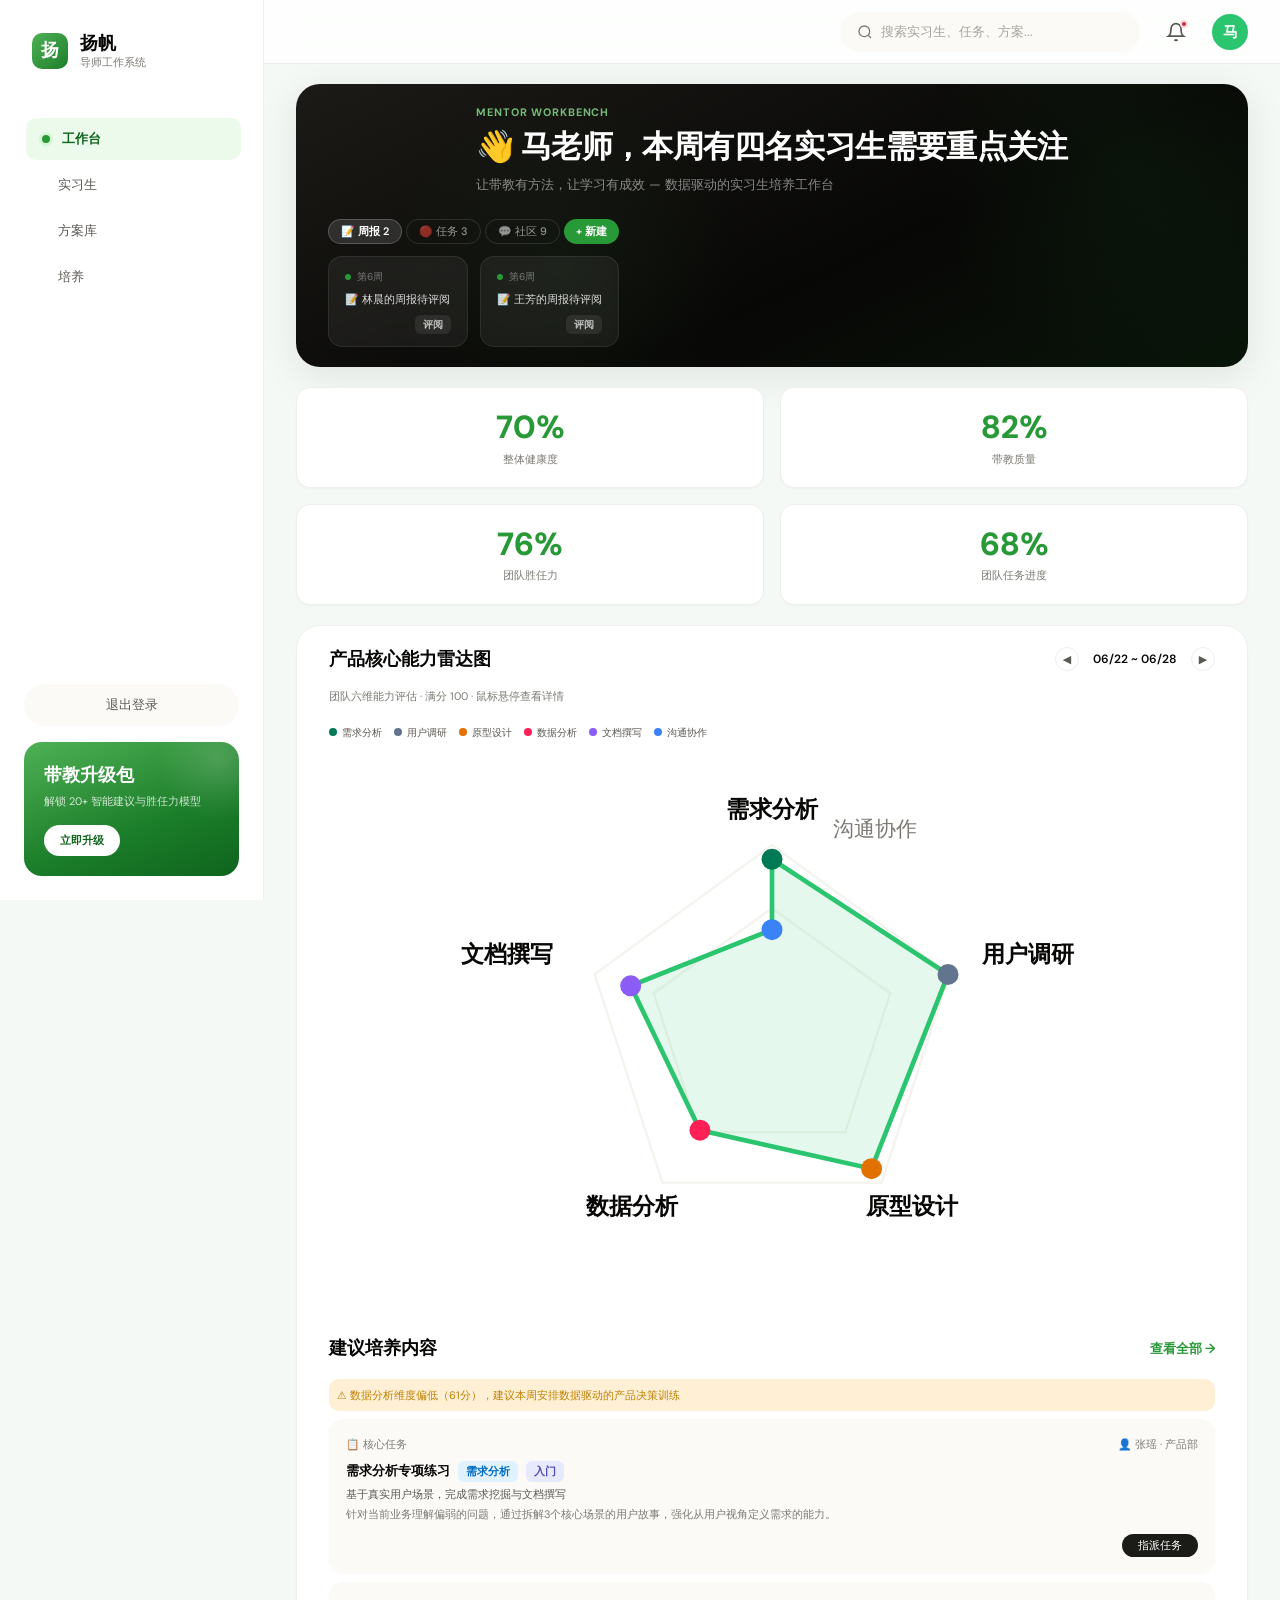
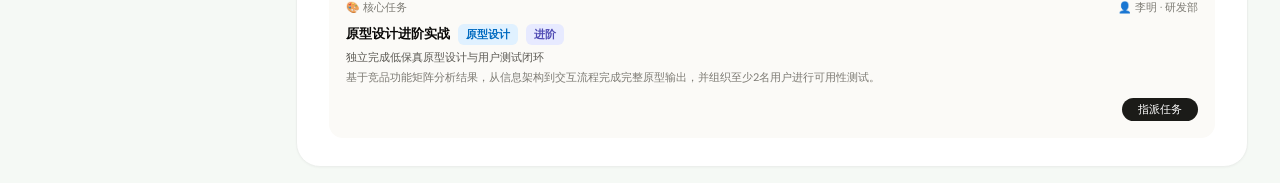
<file: mentor_dashboard.html>
<!DOCTYPE html>
<html lang="zh-CN">
<head>
<meta charset="UTF-8">
<meta name="viewport" content="width=device-width, initial-scale=1.0">
<title>扬帆 · 导师工作台</title>
<link rel="preconnect" href="https://fonts.googleapis.com">
<link rel="preconnect" href="https://fonts.gstatic.com" crossorigin>
<link href="https://fonts.googleapis.com/css2?family=DM+Sans:opsz,wght@9..40,400;9..40,500;9..40,600;9..40,700;9..40,800&display=swap" rel="stylesheet">
<style>
/* ================================================================
   YANG FAN · MENTOR WORKBENCH V3 — Modern Minimalist Design System
   Design Tokens: OKLCH Color Space · 8pt Grid · DM Sans · ease-out
   ================================================================ */
:root {
  /* ── Spring Green Palette (OKLCH) ── */
  --green-50:  oklch(0.97 0.025 145);
  --green-100: oklch(0.94 0.05 145);
  --green-200: oklch(0.88 0.09 145);
  --green-300: oklch(0.78 0.13 145);
  --green-400: oklch(0.68 0.16 145);
  --green-500: oklch(0.60 0.17 145);
  --green-600: oklch(0.52 0.15 145);
  --green-700: oklch(0.44 0.13 145);
  --green-800: oklch(0.36 0.10 145);
  --green-900: oklch(0.28 0.08 145);

  /* ── Warm Neutrals ── */
  --neutral-0:   oklch(1 0 0);
  --neutral-50:  oklch(0.985 0.004 96);
  --neutral-100: oklch(0.965 0.007 96);
  --neutral-200: oklch(0.92 0.010 96);
  --neutral-300: oklch(0.86 0.012 96);
  --neutral-400: oklch(0.72 0.012 96);
  --neutral-500: oklch(0.58 0.012 96);
  --neutral-600: oklch(0.46 0.010 96);
  --neutral-700: oklch(0.34 0.008 96);
  --neutral-800: oklch(0.22 0.006 96);
  --neutral-900: oklch(0.13 0.004 96);

  /* ── Semantic Aliases ── */
  --bg-app:        oklch(0.978 0.006 145);
  --bg-card:        var(--neutral-0);
  --bg-header:      oklch(1 0 0 / 0.82);
  --bg-stat:        var(--neutral-50);
  --bg-rec:         var(--neutral-50);
  --bg-nav-active:  var(--green-50);
  --bg-sidebar:     var(--neutral-0);

  --primary:         var(--green-500);
  --primary-hover:   var(--green-600);
  --primary-light:   var(--green-50);
  --primary-text:    var(--green-700);

  --text-primary:    var(--neutral-900);
  --text-secondary:  var(--neutral-600);
  --text-muted:      var(--neutral-500);
  --text-placeholder:var(--neutral-400);

  --border:          oklch(0.91 0.008 145);
  --border-light:    oklch(0.95 0.005 145);

  --danger:          oklch(0.55 0.19 18);
  --danger-light:    oklch(0.96 0.02 18);
  --warning:         oklch(0.65 0.14 75);
  --warning-light:   oklch(0.96 0.04 75);
  --info:            oklch(0.52 0.16 250);
  --info-light:      oklch(0.95 0.03 250);
  --purple:          oklch(0.48 0.16 280);
  --purple-light:    oklch(0.94 0.03 280);

  /* ── Morandi Palette (Pie Chart) ── */
  /* ── Pie Chart Palette ── */
  --pie-highpot: #DFE2FF;
  --pie-normal:  #D4FFD2;
  --pie-warn:    #FFEDD7;
  --pie-risk:    #FFDBDC;
  --pie-highpot-text: oklch(0.42 0.12 280);
  --pie-normal-text:  oklch(0.38 0.10 145);
  --pie-warn-text:    oklch(0.48 0.12 75);
  --pie-risk-text:    oklch(0.42 0.12 18);

  /* ── Shadows (Layered, Subtle) ── */
  --shadow-xs:  0 1px 2px oklch(0 0 0 / 0.03);
  --shadow-sm:  0 2px 8px oklch(0 0 0 / 0.05);
  --shadow-md:  0 4px 20px oklch(0 0 0 / 0.07);
  --shadow-lg:  0 8px 40px oklch(0 0 0 / 0.09);
  --shadow-xl:  0 16px 60px oklch(0 0 0 / 0.12);
  --shadow-sidebar: 12px 0 32px oklch(0 0 0 / 0.06);

  /* ── Typography (DM Sans + System) ── */
  --font: 'DM Sans', system-ui, -apple-system, 'PingFang SC', 'Microsoft YaHei', sans-serif;
  --font-heading: 'DM Sans', 'PingFang SC', 'Microsoft YaHei', system-ui, sans-serif;

  /* ── Fluid Typography Scale (1.25 ratio) ── */
  --text-xs:   clamp(0.625rem, 0.6rem + 0.1vw, 0.75rem);   /* 10-12px */
  --text-sm:   clamp(0.75rem, 0.72rem + 0.15vw, 0.875rem);  /* 12-14px */
  --text-base: clamp(0.875rem, 0.85rem + 0.2vw, 1rem);      /* 14-16px */
  --text-lg:   clamp(1rem, 0.95rem + 0.25vw, 1.25rem);      /* 16-20px */
  --text-xl:   clamp(1.125rem, 1.05rem + 0.4vw, 1.5rem);    /* 18-24px */
  --text-2xl:  clamp(1.25rem, 1.15rem + 0.5vw, 1.75rem);    /* 20-28px */
  --text-3xl:  clamp(1.5rem, 1.3rem + 0.8vw, 2.25rem);      /* 24-36px */
  --text-4xl:  clamp(1.75rem, 1.4rem + 1.2vw, 3rem);        /* 28-48px */

  --leading-tight:  1.2;
  --leading-normal: 1.5;
  --leading-relaxed:1.7;

  /* ── Spacing (8pt Grid) ── */
  --sp-1:  4px;
  --sp-2:  8px;
  --sp-3:  12px;
  --sp-4:  16px;
  --sp-5:  20px;
  --sp-6:  24px;
  --sp-8:  32px;
  --sp-10: 40px;
  --sp-12: 48px;
  --sp-16: 64px;
  --sp-20: 80px;

  /* ── Border Radii ── */
  --r-sm:   6px;
  --r-md:   10px;
  --r-lg:   14px;
  --r-xl:   18px;
  --r-2xl:  24px;
  --r-full: 9999px;

  /* ── Animation Tokens ── */
  --ease-out:   cubic-bezier(0.16, 1, 0.3, 1);
  --ease-in-out:cubic-bezier(0.65, 0, 0.35, 1);
  --ease-std:   cubic-bezier(0.4, 0, 0.2, 1);
  --dur-fast:   120ms;
  --dur-normal: 200ms;
  --dur-slow:   350ms;
  --dur-page:   400ms;

  /* ── Layout ── */
  --sidebar-w: 264px;
  --topbar-h: 64px;
  --content-max: 1280px;
}

/* ── prefers-reduced-motion ── */
@media (prefers-reduced-motion: reduce) {
  *, *::before, *::after {
    animation-duration: 0.01ms !important;
    animation-iteration-count: 1 !important;
    transition-duration: 0.01ms !important;
  }
}

/* ================================================================
   RESET & BASE
   ================================================================ */
*,*::before,*::after{box-sizing:border-box;margin:0;padding:0}
html{font-size:16px;-webkit-font-smoothing:antialiased;-moz-osx-font-smoothing:grayscale}
body{
  font-family:var(--font);
  background:var(--bg-app);
  color:var(--text-primary);
  line-height:var(--leading-normal);
  display:flex;
  min-height:100vh;
  overflow-x:hidden;
}
::-webkit-scrollbar{width:4px;height:4px}
::-webkit-scrollbar-track{background:transparent}
::-webkit-scrollbar-thumb{background:var(--neutral-300);border-radius:2px}
::selection{background:var(--green-100);color:var(--green-800)}

/* ================================================================
   SIDEBAR — Refined, Minimal
   ================================================================ */
.sidebar{
  width:var(--sidebar-w);
  min-height:100vh;
  background:var(--bg-sidebar);
  position:fixed;top:0;left:0;bottom:0;z-index:100;
  display:flex;flex-direction:column;
  padding:var(--sp-6);
  border-right:1px solid var(--border-light);
}
.sidebar-brand{
  display:flex;align-items:center;gap:var(--sp-3);
  padding:var(--sp-2) var(--sp-2) var(--sp-6);
}
.sidebar-brand .logo-icon{
  width:36px;height:36px;
  background:linear-gradient(135deg,var(--green-400),var(--green-600));
  border-radius:var(--r-md);
  display:flex;align-items:center;justify-content:center;
  color:#fff;font-weight:800;font-size:18px;
  flex-shrink:0;
}
.sb-info h1{font-size:18px;font-weight:700;color:var(--text-primary);letter-spacing:-0.3px;line-height:1.3;font-family:var(--font-heading)}
.sb-info span{font-size:var(--text-xs);color:var(--text-muted);line-height:1.3;display:block}

.sidebar-nav{flex:1;padding-top:var(--sp-6);display:flex;flex-direction:column;gap:var(--sp-1)}
.nav-item{
  display:flex;align-items:center;gap:var(--sp-3);
  padding:var(--sp-3) var(--sp-4);
  border-radius:var(--r-md);
  cursor:pointer;
  transition:all var(--dur-fast) var(--ease-std);
  color:var(--text-secondary);
  font-weight:500;font-size:var(--text-sm);
  border:none;background:none;
  width:100%;font-family:var(--font);
  text-align:left;
}
.nav-item .nav-dot{width:6px;height:6px;border-radius:50%;background:transparent;transition:all var(--dur-fast) var(--ease-std);flex-shrink:0}
.nav-item{transition:all var(--dur-normal) var(--ease-std)}
.nav-item:hover{background:var(--neutral-50);color:var(--text-primary);transform:translateX(2px)}
.nav-item:hover .nav-dot{background:var(--neutral-300);transform:scale(1.3)}
.nav-item.active{background:var(--green-50);color:var(--primary-text);font-weight:600;transform:translateX(2px)}
.nav-item.active .nav-dot{background:var(--primary);width:8px;height:8px;box-shadow:0 0 0 3px var(--green-100);transform:scale(1)}

.btn-logout{
  display:flex;align-items:center;justify-content:center;gap:var(--sp-2);
  padding:var(--sp-3) var(--sp-5);
  background:var(--neutral-50);color:var(--text-secondary);
  border:none;border-radius:var(--r-full);
  cursor:pointer;font-weight:500;font-size:var(--text-sm);
  font-family:var(--font);transition:all var(--dur-fast) var(--ease-std);
  margin-bottom:var(--sp-4);width:100%;
}
.btn-logout:hover{background:var(--neutral-100);color:var(--text-primary)}

.sidebar-bottom{
  background:linear-gradient(160deg,var(--green-400),var(--green-600) 60%,var(--green-700));
  border-radius:var(--r-xl);
  padding:var(--sp-5);
  color:#fff;flex-shrink:0;
  position:relative;overflow:hidden;
}
.sidebar-bottom::before{
  content:'';position:absolute;top:-40px;right:-40px;
  width:120px;height:120px;
  background:radial-gradient(circle,oklch(1 0 0 / 0.15) 0%,transparent 70%);
  border-radius:50%;
}
.sidebar-bottom h3{font-size:var(--text-lg);font-weight:700;margin-bottom:var(--sp-1);color:#fff;position:relative;font-family:var(--font-heading)}
.sidebar-bottom p{font-size:var(--text-xs);color:oklch(1 0 0 / 0.8);margin-bottom:var(--sp-4);line-height:1.4;position:relative}
.btn-white-pill{
  padding:var(--sp-2) var(--sp-4);
  background:#fff;color:var(--green-700);
  border:none;border-radius:var(--r-full);
  font-size:var(--text-xs);font-weight:600;
  cursor:pointer;font-family:var(--font);
  transition:all var(--dur-fast) var(--ease-std);
  position:relative;
}
.btn-white-pill:hover{transform:translateY(-1px);box-shadow:0 4px 16px oklch(0 0 0 / 0.12)}
.btn-white-pill:active{transform:translateY(0) scale(0.97)}

/* ================================================================
   MAIN CONTENT AREA
   ================================================================ */
.main{flex:1;margin-left:var(--sidebar-w);min-height:100vh;display:flex;flex-direction:column}

/* ================================================================
   TOPBAR — Glassmorphism
   ================================================================ */
.topbar{
  background:var(--bg-header);
  backdrop-filter:blur(16px) saturate(180%);
  -webkit-backdrop-filter:blur(16px) saturate(180%);
  border-bottom:1px solid var(--border-light);
  height:var(--topbar-h);
  display:flex;align-items:center;gap:var(--sp-4);
  padding:0 var(--sp-8);
  position:sticky;top:0;z-index:50;
}
.topbar-spacer{flex:1}
.search-box{
  flex:0 0 300px;height:40px;
  background:var(--neutral-50);
  border:1px solid transparent;
  border-radius:var(--r-full);
  display:flex;align-items:center;gap:var(--sp-2);
  padding:0 var(--sp-4);
  transition:all var(--dur-normal) var(--ease-std);
}
.search-box:focus-within{
  background:var(--neutral-0);
  border-color:var(--green-300);
  box-shadow:0 0 0 3px var(--green-50);
}
.search-box svg{width:16px;height:16px;color:var(--text-muted);flex-shrink:0}
.search-box input{border:none;background:transparent;outline:none;font-size:var(--text-sm);color:var(--text-primary);width:100%;font-family:var(--font)}
.search-box input::placeholder{color:var(--text-placeholder)}
.topbar-btn{
  width:40px;height:40px;border-radius:50%;border:none;
  background:transparent;
  display:flex;align-items:center;justify-content:center;
  cursor:pointer;transition:all var(--dur-fast) var(--ease-std);
  flex-shrink:0;position:relative;color:var(--text-secondary);
}
.topbar-btn:hover{background:var(--neutral-50);color:var(--text-primary)}
.topbar-btn:active{transform:scale(0.95)}
.topbar-btn svg{width:20px;height:20px}
.notif-dot{
  position:absolute;top:8px;right:8px;
  width:8px;height:8px;
  background:var(--danger);border-radius:50%;
  border:2px solid var(--bg-header);
}
.topbar-avatar{
  width:36px;height:36px;border-radius:50%;
  background:#2cc56f;
  cursor:pointer;border:3px solid #2cc56f;
  transition:all var(--dur-fast) var(--ease-std);
  display:flex;align-items:center;justify-content:center;
  font-weight:800;font-size:15px;color:#fff;
  flex-shrink:0;font-family:var(--font-heading);
}
.topbar-avatar:hover{border-color:#16a34a;transform:scale(1.05)}
.topbar-avatar:active{transform:scale(0.95)}

/* ================================================================
   PAGE TRANSITIONS
   ================================================================ */
.page{display:none;padding:var(--sp-8);flex-direction:column;gap:var(--sp-6);flex:1;max-width:var(--content-max)}
.page.active{display:flex;animation:pageEnter var(--dur-page) var(--ease-std) both}
@keyframes pageEnter{from{opacity:0;transform:translateY(8px)}to{opacity:1;transform:translateY(0)}}

/* ================================================================
   ENTRY ANIMATIONS (Staggered)
   ================================================================ */
.a-up{animation:a-fadeUp var(--dur-slow) var(--ease-std) both}
@keyframes a-fadeUp{from{opacity:0;transform:translateY(10px)}to{opacity:1;transform:translateY(0)}}
@keyframes pulse{0%,100%{opacity:1}50%{opacity:.5}}
.a-up.d1{animation-delay:.04s}.a-up.d2{animation-delay:.08s}.a-up.d3{animation-delay:.12s}.a-up.d4{animation-delay:.16s}.a-up.d5{animation-delay:.20s}

/* ================================================================
   SHARED COMPONENTS
   ================================================================ */
/* ── Section Header ── */
.section-head{display:flex;align-items:center;justify-content:space-between;margin-bottom:var(--sp-4)}
.section-head h3{font-size:var(--text-lg);font-weight:700;color:var(--text-primary);font-family:var(--font-heading)}
.section-head .more{font-size:var(--text-sm);color:var(--primary);cursor:pointer;font-weight:600;transition:opacity var(--dur-fast)}
.section-head .more:hover{opacity:.7}

/* ── Page Title ── */
.page-title-row{margin-bottom:var(--sp-4);padding-bottom:var(--sp-3);border-bottom:1px solid var(--border-light)}
.page-title-row h3{font-size:var(--text-2xl);font-weight:700;color:var(--text-primary);font-family:var(--font-heading)}
.page-title-row p{font-size:var(--text-sm);color:var(--text-muted);margin-top:var(--sp-1)}

/* ── Gradient Divider ── */
.grad-divider{height:1px;background:linear-gradient(90deg,transparent,var(--border-light) 20%,var(--border-light) 80%,transparent);margin:var(--sp-5) 0}

/* ── Badge ── */
.badge-sm{
  background:var(--neutral-50);padding:2px var(--sp-3);
  border-radius:var(--r-full);font-size:var(--text-xs);color:var(--text-muted);
  font-weight:500;
}

/* ── Tags ── */
.tag{padding:3px var(--sp-2);border-radius:var(--r-sm);font-size:var(--text-xs);line-height:1.4;font-weight:600}
.tag.green{background:var(--green-50);color:var(--primary-text)}
.tag.blue{background:var(--info-light);color:var(--info)}
.tag.purple{background:var(--purple-light);color:var(--purple)}
.tag.orange{background:var(--warning-light);color:var(--warning)}
.tag.red{background:var(--danger-light);color:var(--danger)}

/* ── Buttons ── */
.btn-primary{
  padding:var(--sp-2) var(--sp-5);
  background:var(--primary);color:#fff;
  border:none;border-radius:var(--r-full);
  font-size:var(--text-sm);font-weight:600;
  cursor:pointer;font-family:var(--font);
  transition:all var(--dur-fast) var(--ease-std);
  display:inline-flex;align-items:center;justify-content:center;gap:var(--sp-2);
}
.btn-primary:hover{background:var(--primary-hover);transform:translateY(-1px);box-shadow:0 4px 16px oklch(0.6 0.17 145 / 0.3)}
.btn-primary:active{transform:translateY(0) scale(0.97)}
.btn-ghost{
  padding:var(--sp-2) var(--sp-4);
  background:transparent;color:var(--text-secondary);
  border:1px solid var(--border);border-radius:var(--r-full);
  font-size:var(--text-sm);font-weight:500;
  cursor:pointer;font-family:var(--font);
  transition:all var(--dur-fast) var(--ease-std);
  display:inline-flex;align-items:center;justify-content:center;gap:var(--sp-2);
}
.btn-ghost:hover{background:var(--neutral-50);color:var(--text-primary);border-color:var(--neutral-300)}
.btn-ghost:active{transform:scale(0.97)}
.btn-pill-dark{
  padding:var(--sp-1) var(--sp-4);
  background:var(--neutral-800);color:#fff;
  border:none;border-radius:var(--r-full);
  font-size:var(--text-xs);font-weight:500;
  cursor:pointer;font-family:var(--font);
  transition:all var(--dur-fast) var(--ease-std);
}
.btn-pill-dark:hover{background:var(--neutral-900);transform:translateY(-1px)}

/* ── Card Polish ── */
.card-hover{transition:all var(--dur-normal) var(--ease-std);border:1px solid var(--border-light)}
.card-hover:hover{box-shadow:var(--shadow-md);transform:translateY(-2px);border-color:var(--border)}

/* ── Status Badges ── */
.st-badge{
  display:inline-flex;align-items:center;justify-content:center;
  padding:3px var(--sp-3);border-radius:var(--r-full);
  font-size:var(--text-xs);font-weight:600;white-space:nowrap;
  font-family:var(--font);
}
.st-badge.orange{background:var(--danger-light);color:var(--danger)}
.st-badge.blue{background:var(--info-light);color:var(--info)}
.st-badge.green{background:var(--green-50);color:var(--primary-text)}
.st-badge.gray{background:var(--neutral-50);color:var(--text-muted)}
.st-badge.purple{background:var(--purple-light);color:var(--purple)}

/* ── Risk Tags ── */
.risk-tag{padding:3px var(--sp-3);border-radius:var(--r-full);font-size:var(--text-xs);font-weight:600;display:inline-block}
.risk-tag.高{background:var(--danger-light);color:var(--danger)}
.risk-tag.低{background:var(--green-50);color:var(--primary-text)}
.risk-tag.med{background:var(--warning-light);color:var(--warning)}
.fit-bar{width:80px;height:5px;background:var(--neutral-100);border-radius:3px;overflow:hidden}
.fit-fill{height:100%;background:var(--primary);border-radius:3px;width:0;transition:width 1s var(--ease-out)}

/* ================================================================
   PAGE 1: DASHBOARD — Hero + Inline Todo
   ================================================================ */
.hero-card{
  background:linear-gradient(155deg,var(--neutral-800) 0%,var(--neutral-900) 60%,oklch(0.18 0.03 145) 100%);
  border-radius:var(--r-2xl);padding:var(--sp-5) var(--sp-8);
  box-shadow:var(--shadow-lg);
  position:relative;overflow:hidden;
}
.hero-card::after{
  content:'';position:absolute;top:-120px;right:-80px;
  width:400px;height:400px;
  background:radial-gradient(circle,var(--green-500) 0%,transparent 70%);
  opacity:.08;border-radius:50%;pointer-events:none;
}
.hero-card::before{
  content:'';position:absolute;bottom:-80px;left:10%;
  width:350px;height:350px;
  background:radial-gradient(circle,var(--green-400) 0%,transparent 70%);
  opacity:.06;border-radius:50%;pointer-events:none;
}
.hero-grid{display:flex;gap:var(--sp-6);position:relative;z-index:1;align-items:flex-start}
.hero-left{flex:1;display:flex;flex-direction:column;justify-content:center;align-self:center}
.hero-tag{font-size:var(--text-xs);font-weight:700;color:var(--green-300);text-transform:uppercase;letter-spacing:.08em;margin-bottom:var(--sp-2);opacity:.9}
.hero-title{font-size:var(--text-3xl);font-weight:800;color:#fff;line-height:var(--leading-tight);font-family:var(--font-heading);letter-spacing:-0.02em}
.hero-desc{font-size:var(--text-sm);color:oklch(1 0 0 / 0.5);line-height:1.6;margin-top:var(--sp-2);max-width:420px}

/* ── Hero Right: Inline Todo ── */
.hero-todo-panel{flex:0 0 440px;display:flex;flex-direction:column;gap:var(--sp-3)}
.hero-todo-tabs{display:flex;gap:var(--sp-1)}
.hero-todo-tab{
  padding:var(--sp-1) var(--sp-3);border-radius:var(--r-full);
  font-size:var(--text-xs);border:1px solid oklch(1 0 0 / 0.12);
  cursor:pointer;font-family:var(--font);background:transparent;
  color:oklch(1 0 0 / 0.55);transition:all var(--dur-fast) var(--ease-std);
  font-weight:500;white-space:nowrap;
}
.hero-todo-tab:hover{background:oklch(1 0 0 / 0.06);color:oklch(1 0 0 / 0.8)}
.hero-todo-tab.active{background:oklch(1 0 0 / 0.12);color:#fff;border-color:oklch(1 0 0 / 0.2);font-weight:600}
.hero-todo-cards{display:flex;gap:var(--sp-3);flex-wrap:wrap}
.hero-todo-card{
  flex:1;min-width:120px;max-width:200px;
  background:oklch(1 0 0 / 0.06);
  border:1px solid oklch(1 0 0 / 0.08);
  border-radius:var(--r-lg);padding:var(--sp-3) var(--sp-4);
  cursor:pointer;transition:all var(--dur-fast) var(--ease-std);
  backdrop-filter:blur(4px);display:flex;flex-direction:column;gap:var(--sp-2);
  position:relative;overflow:hidden;
}
.hero-todo-card:hover{background:oklch(1 0 0 / 0.1);border-color:oklch(1 0 0 / 0.15);transform:translateY(-1px)}
.hero-todo-card .ht-dot{width:6px;height:6px;border-radius:50%;flex-shrink:0}
.hero-todo-card .ht-dot.urgent{background:var(--danger)}
.hero-todo-card .ht-dot.normal{background:var(--primary)}
.hero-todo-card .ht-text{font-size:var(--text-xs);color:oklch(1 0 0 / 0.85);line-height:1.4;overflow:hidden;display:-webkit-box;-webkit-line-clamp:2;-webkit-box-orient:vertical}
.hero-todo-card .ht-action{font-size:10px;font-weight:600;color:oklch(1 0 0 / 0.7);align-self:flex-end;padding:2px var(--sp-2);background:oklch(1 0 0 / 0.08);border-radius:var(--r-sm);transition:all var(--dur-fast)}
.hero-todo-card:hover .ht-action{background:var(--primary);color:#fff}
.hero-todo-cat{display:none;flex-wrap:wrap;gap:var(--sp-3)}
.hero-todo-cat.active{display:flex}

.stats-row{display:grid;grid-template-columns:repeat(4,1fr);gap:var(--sp-4)}
.stat-card-dash{
  background:var(--bg-card);border:1px solid var(--border-light);
  border-radius:var(--r-lg);padding:var(--sp-5);
  text-align:center;cursor:pointer;
  box-shadow:var(--shadow-xs);
  transition:all var(--dur-normal) var(--ease-out);
}
.stat-card-dash:hover{transform:translateY(-2px);box-shadow:var(--shadow-md)}
.stat-card-dash:active{transform:scale(0.98)}
.stat-card-dash .val{font-size:clamp(1.5rem,3vw,2rem);font-weight:800;color:var(--primary);line-height:1.2;font-family:var(--font-heading)}
.stat-card-dash .lbl{font-size:var(--text-xs);color:var(--text-muted);margin-top:var(--sp-1)}

.analysis-card{
  background:var(--bg-card);border:1px solid var(--border-light);
  border-radius:var(--r-2xl);box-shadow:var(--shadow-xs);padding:var(--sp-5) var(--sp-8);
  transition:all var(--dur-normal) var(--ease-std);
}
.analysis-card:hover{box-shadow:var(--shadow-sm)}
.analysis-grid{display:flex;gap:var(--sp-6)}
.analysis-left{flex:0 0 380px}
.analysis-right{flex:1}
.radar-legend{display:flex;flex-wrap:wrap;gap:var(--sp-4);margin-bottom:var(--sp-3);font-size:var(--text-xs)}
.radar-legend .l1{color:var(--green-700)}.radar-legend .l2{color:var(--info)}.radar-legend .l3{color:var(--warning)}.radar-legend .l4{color:var(--danger)}
.rec-warn{font-size:var(--text-xs);color:var(--warning);line-height:1.5;margin-bottom:var(--sp-2);padding:var(--sp-2);background:var(--warning-light);border-radius:var(--r-md)}
.rec-card{
  background:var(--neutral-50);border:1px solid transparent;
  border-radius:var(--r-lg);padding:var(--sp-4);margin-bottom:var(--sp-2);
  transition:all var(--dur-fast) var(--ease-std);cursor:pointer;
}
.rec-card:hover{border-color:var(--border);box-shadow:var(--shadow-sm)}
.rec-card-top{display:flex;justify-content:space-between;font-size:var(--text-xs);color:var(--text-muted);margin-bottom:var(--sp-2)}
.rec-card-title{font-size:var(--text-sm);font-weight:700;color:var(--text-primary);display:flex;align-items:center;gap:var(--sp-2);margin-bottom:var(--sp-1)}
.rec-voice{font-size:var(--text-xs);color:var(--text-secondary);margin-bottom:var(--sp-1)}
.rec-desc{font-size:var(--text-xs);color:var(--text-muted);line-height:1.5}
.rec-assign-row{display:flex;justify-content:flex-end;margin-top:var(--sp-3)}

/* ── Stacked Bar Chart (hr_v3 style for 胜任力分布) ── */
.stack-row{display:flex;align-items:center;gap:var(--sp-3);padding:var(--sp-3) 0}
.stack-row .st-label{width:56px;font-size:var(--text-xs);font-weight:600;color:var(--text-primary);flex-shrink:0;text-align:right}
.stack-row .st-bar{flex:1;height:32px;display:flex;gap:4px}
.stack-row .st-seg{height:100%;transition:filter var(--dur-fast)}
.stack-row .st-seg:hover{filter:brightness(1.15)}
.stack-row .st-seg:first-child{border-radius:6px 0 0 6px}.stack-row .st-seg:last-child{border-radius:0 6px 6px 0}
.stack-row .st-val{width:40px;font-size:var(--text-xs);font-weight:600;color:var(--text-secondary);flex-shrink:0;text-align:right}

/* ── Shared Table & Cell (used by Page 2) ── */
.table-card{
  flex:1;background:var(--bg-card);border:1px solid var(--border-light);
  border-radius:var(--r-2xl);box-shadow:var(--shadow-xs);padding:var(--sp-6);
}
.table-hd{display:flex;justify-content:space-between;align-items:center;margin-bottom:var(--sp-4)}
.table-hd h3{font-size:var(--text-lg);font-weight:700;color:var(--text-primary);font-family:var(--font-heading)}
.styled-table{width:100%;border-collapse:collapse}
.styled-table th{text-align:left;padding:var(--sp-2) var(--sp-3);font-size:var(--text-xs);font-weight:600;color:var(--text-muted);border-bottom:1px solid var(--border-light);text-transform:uppercase;letter-spacing:.03em}
.styled-table td{padding:var(--sp-3);font-size:var(--text-sm)}
.styled-table tbody tr{border-radius:var(--r-md);transition:all var(--dur-fast) var(--ease-std);cursor:pointer}
.styled-table tbody tr:hover{background:var(--neutral-50)}
.stu-cell{display:flex;align-items:center;gap:var(--sp-3)}
.stu-av{width:32px;height:32px;border-radius:50%;display:flex;align-items:center;justify-content:center;flex-shrink:0;font-weight:700;font-size:13px;color:#fff;background:#2cc56f;font-family:var(--font-heading)}
.stu-name{font-weight:600;font-size:var(--text-sm);color:var(--text-primary)}
.stu-role{font-size:var(--text-xs);color:var(--text-muted)}
.score{font-weight:700;font-size:var(--text-sm);color:var(--text-primary)}
.trend-txt{font-size:var(--text-xs);color:var(--text-muted);max-width:140px;white-space:nowrap;overflow:hidden;text-overflow:ellipsis}

/* ================================================================
   PAGE 2: INTERNS
   ================================================================ */
.p2-grid{display:grid;grid-template-columns:repeat(3,1fr);gap:var(--sp-4)}
.p2-card{
  background:var(--bg-card);border:1px solid var(--border-light);
  border-radius:var(--r-xl);box-shadow:var(--shadow-xs);padding:var(--sp-6);
  transition:all var(--dur-normal) var(--ease-std);
}
.p2-card:hover{box-shadow:var(--shadow-sm);transform:translateY(-2px)}
.p2-card h4{font-size:var(--text-base);font-weight:700;margin-bottom:var(--sp-4);color:var(--text-primary);font-family:var(--font-heading)}
.risk-map{position:relative;height:200px}
.risk-dot-item{position:absolute;display:flex;align-items:center;gap:6px;font-size:var(--text-xs)}
.trend-up{color:var(--primary)}.trend-down{color:var(--danger)}.trend-stable{color:var(--text-muted)}

/* ================================================================
   PAGE 4: SOLUTION LIBRARY
   ================================================================ */
.view-tabs{display:flex;align-items:center;gap:var(--sp-2)}
.view-tab{
  padding:var(--sp-2) var(--sp-4);border-radius:var(--r-full);
  font-size:var(--text-sm);font-weight:500;cursor:pointer;border:none;
  background:var(--neutral-50);color:var(--text-secondary);
  transition:all var(--dur-fast) var(--ease-std);
  font-family:var(--font);text-transform:capitalize;
}
.view-tab.active{background:var(--neutral-800);color:#fff}
.view-tab.active span{filter:brightness(0) invert(1)}
.view-tab:hover:not(.active){background:var(--neutral-100)}

.task-table-card{
  background:var(--bg-card);border:1px solid var(--border-light);
  border-radius:var(--r-2xl);box-shadow:var(--shadow-xs);padding:var(--sp-6);
  transition:all var(--dur-normal) var(--ease-std);
}
.task-table-card:hover{box-shadow:var(--shadow-sm)}
.section-title-row{display:flex;justify-content:space-between;align-items:center;margin-bottom:var(--sp-4)}
.section-title-row .ttl{font-weight:700;font-size:var(--text-lg);color:var(--text-primary);font-family:var(--font-heading)}
.section-title-row .more{font-size:var(--text-sm);color:var(--primary);cursor:pointer;font-weight:600}
.section-title-row .more:hover{opacity:.7}

.rich-table{width:100%;border-collapse:collapse}
.rich-table th{text-align:left;padding:var(--sp-3) var(--sp-4);font-size:var(--text-xs);font-weight:600;color:var(--text-muted);border-bottom:1px solid var(--border-light);font-family:var(--font)}
.rich-table td{padding:var(--sp-3) var(--sp-4);font-size:var(--text-sm);color:var(--text-primary);font-family:var(--font);vertical-align:middle}
.rich-table tbody tr{transition:all var(--dur-fast) var(--ease-std);cursor:pointer}
.rich-table tbody tr:hover{background:var(--neutral-50)}
.rich-table tbody tr:not(:last-child){border-bottom:1px solid var(--border-light)}
#internTableBody tr{transition:background var(--dur-fast) var(--ease-std);cursor:pointer}
#internTableBody tr:hover{background:oklch(0.56 0.13 145 / 0.04)}
.intern-name-btn{font-weight:600;font-size:var(--text-sm);font-family:var(--font);color:var(--primary);cursor:pointer;background:none;border:none;padding:0;text-align:left;transition:color var(--dur-fast)}
.intern-name-btn:hover{color:var(--primary-hover);text-decoration:underline}
.dt-overdue{color:var(--danger);font-weight:600}
.check-cell{width:22px;height:22px;border:2px solid var(--neutral-300);border-radius:var(--r-sm);cursor:pointer;display:inline-flex;align-items:center;justify-content:center;font-size:12px;transition:all var(--dur-fast) var(--ease-std)}
.check-cell:hover{border-color:var(--primary)}
.check-cell.checked{background:var(--primary);border-color:var(--primary);color:#fff}

/* ── Board View ── */
.board-rich{display:flex;gap:var(--sp-5);overflow-x:auto;padding-bottom:var(--sp-2)}
.br-col{min-width:300px;flex:1;display:flex;flex-direction:column;gap:var(--sp-4)}
.br-col-ttl{font-weight:700;font-size:var(--text-base);color:var(--text-primary);font-family:var(--font-heading)}
.br-card{
  background:var(--bg-card);border:1px solid var(--border-light);
  border-radius:var(--r-lg);padding:var(--sp-5);
  display:flex;flex-direction:column;gap:var(--sp-3);
  box-shadow:var(--shadow-xs);position:relative;
  transition:all var(--dur-normal) var(--ease-std);
}
.br-card:hover{box-shadow:var(--shadow-md);transform:translateY(-2px);border-color:var(--border)}
.br-card .cb{width:20px;height:20px;border:1.5px solid var(--neutral-300);border-radius:var(--r-sm);display:inline-flex;align-items:center;justify-content:center;cursor:pointer;flex-shrink:0;font-size:12px;transition:all var(--dur-fast)}
.br-card .cb.on{background:var(--primary);border-color:var(--primary);color:#fff}
.br-card .dots{position:absolute;right:var(--sp-4);top:var(--sp-5);cursor:pointer;display:flex;flex-direction:column;gap:3px}
.br-card .dots span{width:4px;height:4px;background:var(--neutral-400);border-radius:50%}
.br-card-title{font-weight:700;font-size:var(--text-base);color:var(--text-primary);padding-right:20px;font-family:var(--font-heading)}
.br-tags{display:flex;gap:var(--sp-2);flex-wrap:wrap}
.br-tag{padding:3px var(--sp-3);border-radius:var(--r-full);font-size:var(--text-xs);font-weight:600;white-space:nowrap;font-family:var(--font)}
.br-desc{font-size:var(--text-sm);color:var(--text-secondary);line-height:1.5}
.br-imgs{display:flex;gap:6px}
.br-footer{display:flex;align-items:center;justify-content:space-between}
.br-avs{display:flex;align-items:center}
.br-avs .av{width:26px;height:26px;border-radius:50%;border:2px solid #fff;margin-left:-6px;flex-shrink:0}
.br-avs .av:first-child{margin-left:0}
.br-avs .more-av{width:26px;height:26px;border-radius:50%;background:var(--neutral-100);display:flex;align-items:center;justify-content:center;font-size:10px;color:var(--text-muted);margin-left:-6px;border:2px solid #fff}
.br-stats{display:flex;align-items:center;gap:6px;font-size:var(--text-xs);color:var(--text-muted)}
.br-note{font-size:var(--text-sm);color:var(--text-muted);font-weight:500}

/* ── Timeline View ── */
.tl-rich{display:flex;background:var(--bg-card);border:1px solid var(--border-light);border-radius:var(--r-2xl);box-shadow:var(--shadow-xs);overflow:hidden;min-height:500px}
.tl-rsb{width:180px;flex-shrink:0;padding:var(--sp-5);display:flex;flex-direction:column;gap:var(--sp-6)}
.tl-rcat{padding:var(--sp-3) var(--sp-4);border-radius:var(--r-md);font-weight:600;font-size:var(--text-sm);color:var(--text-primary);cursor:pointer;display:flex;align-items:center;justify-content:space-between;font-family:var(--font);transition:all var(--dur-fast)}
.tl-rcat.active{background:var(--primary);color:#fff;box-shadow:0 4px 12px oklch(0.6 0.17 145 / 0.25)}
.tl-rcat:not(.active){border:1px solid var(--border-light)}
.tl-rcat:not(.active):hover{border-color:var(--primary);background:var(--green-50)}
.tl-rmain{flex:1;overflow-x:auto;position:relative}
.tl-rhead{display:flex;height:48px;border-bottom:1px solid var(--border-light);position:sticky;top:0;background:var(--bg-card);z-index:2}
.tl-rhead .dy{flex:1;min-width:44px;text-align:center;padding:14px 2px;font-weight:600;font-size:var(--text-sm);color:var(--text-muted);white-space:nowrap;font-family:var(--font)}
.tl-rhead .dy.today{background:var(--primary);color:#fff;border-radius:var(--r-sm)}
.tl-rbody{position:relative}
.tl-rrow{display:flex;height:64px;border-bottom:1px solid var(--border-light);position:relative}
.tl-rtime{width:80px;flex-shrink:0;text-align:right;padding:2px var(--sp-4) 0 0;font-size:var(--text-xs);color:var(--text-muted);font-weight:500;font-family:var(--font)}
.tl-rslots{flex:1;position:relative}
.tl-rbar{position:absolute;top:8px;height:48px;background:var(--bg-card);border:1px solid var(--border-light);border-radius:var(--r-md);display:flex;align-items:center;padding:0 var(--sp-4);gap:var(--sp-3);z-index:3;cursor:pointer;box-shadow:var(--shadow-xs);transition:all var(--dur-fast) var(--ease-std);font-family:var(--font)}
.tl-rbar:hover{box-shadow:var(--shadow-sm);transform:translateY(-1px)}
.tl-rbar .barttl{font-weight:600;font-size:var(--text-sm);color:var(--text-primary);white-space:nowrap;overflow:hidden;text-overflow:ellipsis}
.tl-rbar .bardots{flex-shrink:0;cursor:pointer;display:flex;flex-direction:column;gap:3px;margin-left:auto}
.tl-rbar .bardots span{width:4px;height:4px;background:var(--neutral-400);border-radius:50%}

/* ================================================================
   HR-STYLE TABLE (Page 2 Interns)
   ================================================================ */
.tbl-bar{display:flex;align-items:center;justify-content:space-between;flex-wrap:wrap;gap:var(--sp-3)}
.tbl-meta{font-size:var(--text-xs);color:var(--text-muted);margin-left:var(--sp-2);background:var(--neutral-50);padding:2px 10px;border-radius:var(--r-full)}
.tbl-sorts{display:flex;align-items:center;gap:6px}
.sbtn{height:30px;padding:0 14px;border-radius:var(--r-full);font-size:var(--text-xs);font-family:var(--font);cursor:pointer;transition:all var(--dur-fast);border:1px solid var(--border-light);background:var(--bg-card);color:var(--text-secondary);font-weight:500}
.sbtn:hover{background:var(--neutral-50);border-color:var(--border)}
.sbtn.on{background:var(--primary-light);border-color:var(--primary);color:var(--primary-text);font-weight:600}
.p2-table{background:var(--bg-card);border:1px solid var(--border-light);border-radius:var(--r-xl);overflow:hidden;box-shadow:var(--shadow-xs)}
.p2t{width:100%;border-collapse:collapse;font-size:var(--text-sm)}
.p2t th{text-align:left;padding:var(--sp-3);font-size:var(--text-xs);font-weight:600;color:var(--text-muted);background:var(--neutral-50);border-bottom:1px solid var(--border-light);white-space:nowrap}
.p2t td{padding:var(--sp-4) var(--sp-3);font-size:var(--text-sm);border-bottom:1px solid var(--border-light);white-space:nowrap}
.p2t tbody tr:last-child td{border-bottom:none}
.p2t .comp-dot{width:8px;height:8px;border-radius:50%;display:inline-block;margin-right:6px;flex-shrink:0}
.p2t .comp-dot.purple{background:var(--purple)}.p2t .comp-dot.green{background:var(--primary)}.p2t .comp-dot.amber{background:var(--warning)}.p2t .comp-dot.red{background:var(--danger)}
.p2t .comp-val{font-weight:700}
.p2t .badge-lv{display:inline-flex;padding:2px 10px;border-radius:var(--r-full);font-size:11px;font-weight:600}
.p2t .badge-lv.high{background:var(--green-50);color:var(--green-700)}.p2t .badge-lv.risk{background:var(--danger-light);color:var(--danger)}.p2t .badge-lv.warn{background:var(--warning-light);color:var(--warning)}.p2t .badge-lv.potential{background:var(--purple-light);color:var(--purple)}
.trend-up{color:var(--primary);font-weight:600}.trend-down{color:var(--danger);font-weight:600}.trend-flat{color:var(--text-muted)}
.stu-av-p2{width:28px;height:28px;border-radius:50%;display:inline-flex;align-items:center;justify-content:center;flex-shrink:0;font-weight:700;font-size:11px;color:#fff;vertical-align:middle;margin-right:var(--sp-2)}
.mentor-badge{display:inline-block;padding:1px 8px;border-radius:var(--r-full);background:var(--green-50);color:var(--green-700);font-size:10px;font-weight:600}

/* ================================================================
   PAGE 7: TRAINING
   ================================================================ */
.train-tabs{display:flex;gap:var(--sp-2);flex-wrap:wrap}
.train-tab{
  padding:var(--sp-2) var(--sp-4);border-radius:var(--r-full);
  font-size:var(--text-sm);font-weight:500;cursor:pointer;border:none;
  background:var(--neutral-50);color:var(--text-secondary);
  font-family:var(--font);transition:all var(--dur-fast) var(--ease-std);
}
.train-tab.active{background:var(--neutral-800);color:#fff}
.train-tab:hover:not(.active){background:var(--neutral-100)}

.doc-card{
  background:var(--bg-card);border:1px solid var(--border-light);
  border-radius:var(--r-xl);box-shadow:var(--shadow-xs);padding:var(--sp-6);
}
.doc-head{display:flex;justify-content:space-between;align-items:center;margin-bottom:var(--sp-4)}
.doc-head h3{font-size:var(--text-base);font-weight:700;color:var(--text-primary);font-family:var(--font-heading)}
.doc-list{display:flex;flex-direction:column;gap:var(--sp-2)}
.doc-item{
  display:flex;align-items:center;gap:var(--sp-4);padding:var(--sp-4);
  border-radius:var(--r-lg);cursor:pointer;
  transition:all var(--dur-fast) var(--ease-std);
  border:1px solid transparent;
}
.doc-item:hover{background:var(--neutral-50);border-color:var(--border-light)}
.doc-icon{width:40px;height:40px;border-radius:var(--r-md);background:var(--neutral-50);display:flex;align-items:center;justify-content:center;font-size:18px;flex-shrink:0}
.doc-info{flex:1}.doc-name{font-size:var(--text-sm);font-weight:600;color:var(--text-primary)}.doc-meta{font-size:var(--text-xs);color:var(--text-muted);margin-top:2px}
.doc-badge{font-size:var(--text-xs);padding:2px var(--sp-2);border-radius:var(--r-sm);background:var(--neutral-50);color:var(--text-muted)}
.grid22{display:grid;grid-template-columns:1fr 1fr;gap:var(--sp-4)}


/* ================================================================
   MODALS
   ================================================================ */
.modal-overlay{
  display:none;position:fixed;inset:0;z-index:1000;
  background:oklch(0 0 0 / 0.4);backdrop-filter:blur(4px);
  align-items:center;justify-content:center;
  animation:a-fadeUp .2s var(--ease-std);
}
.modal-panel{
  background:var(--bg-card);border-radius:var(--r-2xl);
  padding:var(--sp-8);width:560px;max-width:95vw;max-height:90vh;
  overflow-y:auto;box-shadow:var(--shadow-xl);
  animation:a-fadeUp .3s var(--ease-std) .05s both;
}
.modal-panel.wide{width:640px}
.modal-close-btn{
  width:32px;height:32px;border-radius:50%;border:1px solid var(--border);
  background:var(--bg-card);cursor:pointer;font-size:16px;
  display:flex;align-items:center;justify-content:center;
  color:var(--text-muted);transition:all var(--dur-fast);
}
.modal-close-btn:hover{background:var(--neutral-50);color:var(--text-primary)}

/* ================================================================
   RESPONSIVE
   ================================================================ */
@media(max-width:1400px){.analysis-grid{flex-direction:column}.hero-grid{flex-direction:column}.hero-todo-panel{flex:auto}.board-grid{grid-template-columns:repeat(2,1fr)}.p2-grid{grid-template-columns:1fr 1fr}.stats-row{grid-template-columns:repeat(2,1fr)}.hero-todo-cards{flex-wrap:wrap}}
@media(max-width:1024px){.sidebar{display:none}.main{margin-left:0}.page{padding:var(--sp-5)}.hero-grid{flex-direction:column}.hero-todo-card{min-width:100px}.stats-row{grid-template-columns:repeat(2,1fr)}.p2-grid{grid-template-columns:1fr}}
@media(max-width:768px){.topbar{padding:0 var(--sp-4)}.page{padding:var(--sp-4)}.stats-row{grid-template-columns:1fr 1fr}.view-tabs{flex-wrap:wrap}.board-rich{flex-direction:column}.br-col{min-width:auto}.grid22{grid-template-columns:1fr}.hero-todo-panel{flex:auto}.hero-todo-cards{flex-direction:column}}
@media (hover: none) and (pointer: coarse){.br-card:hover,.stat-card-dash:hover,.p2-card:hover{transform:none;box-shadow:var(--shadow-xs)}}

	/* ================================================================
	   PAGE 2 REFINED: INTERNS — Minimalist Chart System + Tooltips
	   ================================================================ */

	/* ── Intern Hero Refined ── */
	.intern-hero{
	  background:linear-gradient(155deg,var(--neutral-800),var(--neutral-900));
	  border-radius:var(--r-2xl);padding:var(--sp-5) var(--sp-8);
	  color:#fff;position:relative;overflow:hidden;
	  box-shadow:var(--shadow-lg);
	}
	.intern-hero::before{
	  content:'';position:absolute;top:-80px;right:-60px;
	  width:300px;height:300px;
	  background:radial-gradient(circle,var(--purple) 0%,transparent 60%);
	  opacity:.08;border-radius:50%;pointer-events:none;
	}
	.intern-hero::after{
	  content:'';position:absolute;bottom:-40px;left:30%;
	  width:200px;height:200px;
	  background:radial-gradient(circle,var(--primary) 0%,transparent 60%);
	  opacity:.06;border-radius:50%;pointer-events:none;
	}
	.intern-hero-body{position:relative;display:flex;align-items:center;justify-content:space-between;flex-wrap:wrap;gap:var(--sp-6)}
	.intern-hero-tag{font-size:var(--text-xs);font-weight:700;color:var(--green-300);text-transform:uppercase;letter-spacing:.08em;margin-bottom:var(--sp-2);opacity:.9}
	.intern-hero-title{font-size:var(--text-3xl);font-weight:800;color:#fff;font-family:var(--font-heading);letter-spacing:-0.02em;line-height:1.2}
	.intern-hero-stats{display:flex;gap:var(--sp-5);text-align:center}
	.intern-hero-stat-val{font-size:clamp(1.5rem,3vw,2rem);font-weight:800;line-height:1;font-family:var(--font-heading)}
	.intern-hero-stat-lbl{font-size:10px;color:oklch(1 0 0 / 0.4);text-transform:uppercase;letter-spacing:.05em;margin-top:2px}

	/* ── Health Snapshot Cards Refined ── */
	.health-grid{display:grid;grid-template-columns:repeat(3,1fr);gap:var(--sp-4)}
	.health-card{
	  border-radius:var(--r-xl);padding:var(--sp-4) var(--sp-6);
	  cursor:pointer;position:relative;overflow:hidden;
	  transition:all var(--dur-normal) var(--ease-out);
	  border:1px solid transparent;
	}
	.health-card:hover{transform:translateY(-2px);box-shadow:var(--shadow-md)}
	.health-card:active{transform:scale(0.985)}
	.health-card.hc-purple{background:linear-gradient(155deg,oklch(0.96 0.02 280),oklch(0.94 0.03 280));border-color:oklch(0.88 0.05 280)}
	.health-card.hc-green{background:linear-gradient(155deg,var(--green-50),oklch(0.95 0.04 145));border-color:var(--green-100)}
	.health-card.hc-red{background:linear-gradient(155deg,var(--danger-light),oklch(0.94 0.02 18));border-color:oklch(0.88 0.06 18)}
	.health-card-inner{display:flex;align-items:center;justify-content:space-between}
	.health-card-label{font-size:var(--text-xs);font-weight:600;text-transform:uppercase;letter-spacing:.05em;margin-bottom:var(--sp-2)}
	.health-card-value{font-size:var(--text-3xl);font-weight:800;font-family:var(--font-heading);line-height:1}
	.health-card-unit{font-size:var(--text-sm);margin-left:var(--sp-2);opacity:.6}
	.health-card-names{font-size:11px;margin-top:var(--sp-3);color:var(--text-secondary);font-weight:500;line-height:1.5}
	.health-avatars{display:flex;gap:var(--sp-2)}
	.health-av{width:36px;height:36px;border-radius:50%;border:3px solid #2cc56f;box-shadow:0 2px 8px rgba(0,0,0,0.08);flex-shrink:0;background:#2cc56f;display:flex;align-items:center;justify-content:center;font-weight:800;font-size:15px;color:#fff;font-family:var(--font-heading)}
	.health-av+.health-av{margin-left:-12px}

/* ── Mini Avatars (green circle + white initial) ── */
.av-mini{width:24px;height:24px;border-radius:50%;background:#2cc56f;display:flex;align-items:center;justify-content:center;color:#fff;font-weight:700;font-size:11px;flex-shrink:0;font-family:var(--font-heading)}
.av-mini-md{width:40px;height:40px;font-size:16px}
.av-mini-lg{width:44px;height:44px;font-size:17px;font-weight:800}

	/* ── Chart Card (Unified Container) ── */
	.chart-card{
	  background:var(--bg-card);border:1px solid var(--border-light);
	  border-radius:var(--r-2xl);box-shadow:var(--shadow-xs);
	  transition:all var(--dur-normal) var(--ease-out);
	  display:flex;flex-direction:column;
	}
	.chart-card:hover{box-shadow:var(--shadow-sm)}
	.chart-card-header{
	  display:flex;align-items:center;justify-content:space-between;
	  padding:var(--sp-4) var(--sp-6) 0;
	  flex-wrap:wrap;gap:var(--sp-3);
	}
	.chart-card-title{font-size:var(--text-base);font-weight:700;color:var(--text-primary);font-family:var(--font-heading)}
	.chart-card-body{flex:1;padding:var(--sp-3) var(--sp-6);display:flex;flex-direction:column;justify-content:center}
	.chart-card-footer{padding:0 var(--sp-6) var(--sp-3);text-align:center}

	/* ── Time Selector (Segmented Pill Control) ── */
	.time-selector{
	  display:inline-flex;background:var(--neutral-50);
	  border-radius:var(--r-full);padding:3px;
	  gap:1px;border:1px solid var(--border-light);
	}
	.time-sel-btn{
	  padding:5px 14px;border-radius:var(--r-full);
	  font-size:11px;font-weight:600;cursor:pointer;
	  border:none;background:transparent;
	  color:var(--text-muted);font-family:var(--font);
	  transition:all var(--dur-fast) var(--ease-std);
	  white-space:nowrap;
	}
	.time-sel-btn:hover{color:var(--text-primary)}
	.time-sel-btn.active{background:var(--bg-card);color:var(--primary);box-shadow:var(--shadow-xs)}

	/* ── Tooltip System (Minimalist) ── */
	.tooltip-anchor{position:relative;cursor:pointer}
	.tooltip-anchor .tt-pop{
	  position:absolute;bottom:calc(100% + 8px);left:50%;transform:translateX(-50%);
	  background:var(--neutral-800);color:#fff;
	  padding:6px 12px;border-radius:var(--r-sm);
	  font-size:11px;font-weight:500;white-space:nowrap;
	  pointer-events:none;opacity:0;z-index:200;
	  transition:opacity var(--dur-fast) var(--ease-std),transform var(--dur-fast) var(--ease-std);
	  transform:translateX(-50%) translateY(4px);
	  box-shadow:0 4px 16px oklch(0 0 0 / 0.2);
	}
	.tooltip-anchor .tt-pop::after{
	  content:'';position:absolute;top:100%;left:50%;transform:translateX(-50%);
	  border:5px solid transparent;border-top-color:var(--neutral-800);
	}
	.tooltip-anchor:hover .tt-pop{opacity:1;transform:translateX(-50%) translateY(0)}

	/* ── Chart SVG Hover States ── */
	.chart-dot{
	  transition:r var(--dur-fast) var(--ease-std);
	  cursor:pointer;
	}
	.chart-dot:hover{r:6}
	.chart-dot-label{
	  font-size:10px;font-weight:700;opacity:0;
	  transition:opacity var(--dur-fast) var(--ease-std);
	  pointer-events:none;
	}

	/* ── Chart Data Value Popup ── */
	.chart-val-popup{
	  position:absolute;background:var(--neutral-800);color:#fff;
	  padding:4px 10px;border-radius:var(--r-sm);
	  font-size:11px;font-weight:600;pointer-events:none;
	  opacity:0;transition:opacity var(--dur-fast) var(--ease-std);
	  z-index:100;white-space:nowrap;
	  box-shadow:0 4px 16px oklch(0 0 0 / 0.2);
	}

	/* ── Competency Bar (Refined) ── */
	.comp-bar-track{height:14px;border-radius:7px;overflow:hidden;display:flex;margin-bottom:var(--sp-3)}
	.comp-bar-seg{transition:width var(--dur-slow) var(--ease-out)}
	.comp-legend{display:flex;justify-content:space-between}
	.comp-legend-item{text-align:center;transition:transform var(--dur-fast) var(--ease-std)}
	.comp-legend-item:hover{transform:translateY(-2px)}

	/* ── Two-Column Competency Layout ── */
	.comp-two-col{display:grid;grid-template-columns:1fr 1fr;gap:var(--sp-5);margin-bottom:var(--sp-5)}
	@media(max-width:1024px){.comp-two-col{grid-template-columns:1fr}}

	/* ── Competency Trend Card (Refined) ── */
	.comp-trend-grid{display:grid;grid-template-columns:repeat(3,1fr);gap:var(--sp-3);margin-bottom:var(--sp-3)}
	.comp-trend-stat{background:var(--neutral-50);border-radius:var(--r-lg);padding:var(--sp-2) var(--sp-3);text-align:center;transition:all var(--dur-fast) var(--ease-std)}
	.comp-trend-stat:hover{background:var(--green-50);transform:translateY(-1px)}
	.comp-trend-stat .stat-val{font-size:var(--text-base);font-weight:800;font-family:var(--font-heading);line-height:1.2}
	.comp-trend-stat .stat-lbl{font-size:10px;color:var(--text-muted);text-transform:uppercase;letter-spacing:.05em;margin-top:1px}
	.comp-trend-stat.warm{background:linear-gradient(135deg,var(--green-50),var(--neutral-50));border:1px solid var(--green-100)}

	/* ── Trend Chart Refined ── */
	.trend-line{fill:none;stroke-width:2.5;stroke-linecap:round}
	.trend-dot{cursor:pointer;transition:r var(--dur-fast) var(--ease-std)}
	.trend-dot:hover{r:5}
	.trend-label{font-size:9px;fill:var(--text-muted);text-anchor:middle}

	/* ── Competency Trend SVG Transitions ── */
	#compTrendDotsP2 circle{
		transition:cx var(--dur-slow) var(--ease-out),cy var(--dur-slow) var(--ease-out),r var(--dur-fast) var(--ease-std);
	}
	.comp-trend-flash{box-shadow:0 0 0 3px var(--green-100)!important;transition:box-shadow 0.6s var(--ease-out)}

	/* ── Radar Chart Refined ── */
	.radar-card{flex:1;min-width:0}
	.radar-svg{max-width:360px;width:100%}
	.radar-ring{fill:none;stroke:var(--neutral-100);stroke-width:1}
	.radar-area{opacity:.12;stroke-width:2}
	.radar-point{cursor:pointer;transition:r var(--dur-fast) var(--ease-std)}
	.radar-point:hover{r:6}
	.radar-axis-label{font-size:11px;font-weight:600;fill:var(--text-primary)}
	.radar-val-label{font-size:10px;font-weight:700}

	/* ── Side Panel (Insights) ── */
	.insight-panel{flex:0 0 340px;display:flex;flex-direction:column;gap:var(--sp-3)}

	/* ── Responsive for Page 2 ── */
	@media(max-width:1200px){
	  .health-grid{grid-template-columns:repeat(3,1fr)}
	  .radar-card{flex:auto}.insight-panel{flex:auto}
	}
	@media(max-width:768px){
	  .health-grid{grid-template-columns:1fr}
	  .intern-hero-stats{flex-wrap:wrap;gap:var(--sp-4)}
	}
</style>
<script>
// ===== 扬帆 AIHR 数据库 =====
// 20位实习生 + 6位带教导师 + 三周业绩数据

const AIHR_DB = {

// ===== 导师数据 (6位) =====
mentors: [
  { id:'M001', name:'马老师', dept:'产品部', title:'高级产品经理', interns:6, avatar:'马', rating:4.8, completedTasks:42, color:'#6366F1' },
  { id:'M002', name:'李老师', dept:'产品部', title:'产品总监',     interns:4, avatar:'李', rating:4.6, completedTasks:38, color:'#3B82F6' },
  { id:'M003', name:'王老师', dept:'研发部', title:'技术负责人',   interns:4, avatar:'王', rating:4.9, completedTasks:45, color:'#10B981' },
  { id:'M004', name:'张老师', dept:'研发部', title:'高级架构师',   interns:3, avatar:'张', rating:4.7, completedTasks:36, color:'#34D399' },
  { id:'M005', name:'赵老师', dept:'销售部', title:'销售VP',       interns:2, avatar:'赵', rating:4.5, completedTasks:30, color:'#F59E0B' },
  { id:'M006', name:'陈老师', dept:'销售部', title:'大客户总监',   interns:1, avatar:'陈', rating:4.4, completedTasks:28, color:'#FBBF24' }
],

// ===== 实习生数据 (20位，3周业绩) =====
interns: [
  // ---- 产品部 (7人) ----
  { id:'I001', name:'张瑶',   dept:'产品部', mentor:'马老师', avatar:'张', avColor:'a1',
    weeks:[
      { wk:1, rate:58, quality:62, tasks:3 },
      { wk:2, rate:55, quality:58, tasks:2 },
      { wk:3, rate:52, quality:51, tasks:2 }
    ],
    competency:61, risk:'high', trend:-3.2, fit:58, status:'连续三周业务理解偏弱', taskStatus:'进行中' },

  { id:'I002', name:'赵晴',   dept:'产品部', mentor:'马老师', avatar:'赵', avColor:'a3',
    weeks:[
      { wk:1, rate:82, quality:88, tasks:5 },
      { wk:2, rate:86, quality:90, tasks:6 },
      { wk:3, rate:91, quality:93, tasks:7 }
    ],
    competency:88, risk:'low', trend:8.3, fit:91, status:'周报复盘质量优秀', taskStatus:'已完成' },

  { id:'I003', name:'孙悦',   dept:'产品部', mentor:'马老师', avatar:'孙', avColor:'a2',
    weeks:[
      { wk:1, rate:72, quality:75, tasks:4 },
      { wk:2, rate:74, quality:78, tasks:4 },
      { wk:3, rate:79, quality:82, tasks:5 }
    ],
    competency:76, risk:'low', trend:4.1, fit:78, status:'稳步提升中', taskStatus:'进行中' },

  { id:'I004', name:'周明',   dept:'产品部', mentor:'李老师', avatar:'周', avColor:'a4',
    weeks:[
      { wk:1, rate:65, quality:68, tasks:3 },
      { wk:2, rate:68, quality:70, tasks:4 },
      { wk:3, rate:63, quality:65, tasks:3 }
    ],
    competency:67, risk:'med', trend:-0.5, fit:66, status:'需求文档质量波动', taskStatus:'进行中' },

  { id:'I005', name:'吴桐',   dept:'产品部', mentor:'李老师', avatar:'吴', avColor:'a1',
    weeks:[
      { wk:1, rate:88, quality:91, tasks:6 },
      { wk:2, rate:92, quality:94, tasks:7 },
      { wk:3, rate:95, quality:96, tasks:8 }
    ],
    competency:92, risk:'low', trend:6.8, fit:94, status:'表现优异，可考虑转正', taskStatus:'已完成' },

  { id:'I006', name:'郑蕾',   dept:'产品部', mentor:'李老师', avatar:'郑', avColor:'a3',
    weeks:[
      { wk:1, rate:45, quality:50, tasks:2 },
      { wk:2, rate:48, quality:52, tasks:2 },
      { wk:3, rate:55, quality:58, tasks:3 }
    ],
    competency:51, risk:'high', trend:6.2, fit:53, status:'进步明显但基础薄弱', taskStatus:'进行中' },

  { id:'I007', name:'冯远',   dept:'产品部', mentor:'马老师', avatar:'冯', avColor:'a2',
    weeks:[
      { wk:1, rate:70, quality:72, tasks:4 },
      { wk:2, rate:73, quality:75, tasks:4 },
      { wk:3, rate:76, quality:79, tasks:5 }
    ],
    competency:74, risk:'low', trend:3.5, fit:76, status:'稳定成长', taskStatus:'进行中' },

  // ---- 研发部 (8人) ----
  { id:'I008', name:'李明',   dept:'研发部', mentor:'王老师', avatar:'李', avColor:'a2',
    weeks:[
      { wk:1, rate:80, quality:85, tasks:5 },
      { wk:2, rate:78, quality:82, tasks:4 },
      { wk:3, rate:82, quality:86, tasks:5 }
    ],
    competency:82, risk:'low', trend:5.1, fit:86, status:'架构文档逾期1天，整体良好', taskStatus:'进行中' },

  { id:'I009', name:'刘洋',   dept:'研发部', mentor:'王老师', avatar:'刘', avColor:'a1',
    weeks:[
      { wk:1, rate:55, quality:58, tasks:3 },
      { wk:2, rate:52, quality:54, tasks:2 },
      { wk:3, rate:48, quality:46, tasks:2 }
    ],
    competency:51, risk:'high', trend:-4.8, fit:49, status:'代码质量持续下滑', taskStatus:'未指派' },

  { id:'I010', name:'陈墨',   dept:'研发部', mentor:'王老师', avatar:'陈', avColor:'a3',
    weeks:[
      { wk:1, rate:90, quality:93, tasks:7 },
      { wk:2, rate:93, quality:95, tasks:8 },
      { wk:3, rate:96, quality:97, tasks:9 }
    ],
    competency:94, risk:'low', trend:7.5, fit:96, status:'技术能力出色，主动承担', taskStatus:'已完成' },

  { id:'I011', name:'杨光',   dept:'研发部', mentor:'张老师', avatar:'杨', avColor:'a4',
    weeks:[
      { wk:1, rate:68, quality:70, tasks:4 },
      { wk:2, rate:71, quality:73, tasks:4 },
      { wk:3, rate:75, quality:78, tasks:5 }
    ],
    competency:73, risk:'low', trend:4.2, fit:75, status:'持续进步中', taskStatus:'进行中' },

  { id:'I012', name:'黄思',   dept:'研发部', mentor:'张老师', avatar:'黄', avColor:'a2',
    weeks:[
      { wk:1, rate:60, quality:63, tasks:3 },
      { wk:2, rate:58, quality:60, tasks:3 },
      { wk:3, rate:62, quality:65, tasks:3 }
    ],
    competency:64, risk:'med', trend:1.8, fit:63, status:'需加强代码规范', taskStatus:'进行中' },

  { id:'I013', name:'许达',   dept:'研发部', mentor:'王老师', avatar:'许', avColor:'a1',
    weeks:[
      { wk:1, rate:75, quality:78, tasks:5 },
      { wk:2, rate:80, quality:83, tasks:5 },
      { wk:3, rate:85, quality:88, tasks:6 }
    ],
    competency:83, risk:'low', trend:7.0, fit:85, status:'成长迅速', taskStatus:'已完成' },

  { id:'I014', name:'何畅',   dept:'研发部', mentor:'张老师', avatar:'何', avColor:'a3',
    weeks:[
      { wk:1, rate:40, quality:45, tasks:2 },
      { wk:2, rate:42, quality:44, tasks:2 },
      { wk:3, rate:38, quality:40, tasks:1 }
    ],
    competency:42, risk:'high', trend:-1.2, fit:38, status:'需要重点辅导', taskStatus:'未指派' },

  { id:'I015', name:'林杰',   dept:'研发部', mentor:'王老师', avatar:'林', avColor:'a4',
    weeks:[
      { wk:1, rate:78, quality:80, tasks:5 },
      { wk:2, rate:82, quality:84, tasks:6 },
      { wk:3, rate:84, quality:87, tasks:6 }
    ],
    competency:85, risk:'low', trend:5.6, fit:83, status:'表现稳定', taskStatus:'进行中' },

  // ---- 销售部 (5人) ----
  { id:'I016', name:'王洋',   dept:'销售部', mentor:'赵老师', avatar:'王', avColor:'a3',
    weeks:[
      { wk:1, rate:72, quality:74, tasks:4 },
      { wk:2, rate:70, quality:72, tasks:4 },
      { wk:3, rate:74, quality:76, tasks:4 }
    ],
    competency:74, risk:'med', trend:0.5, fit:72, status:'申请中期面试待确认', taskStatus:'进行中' },

  { id:'I017', name:'吕峰',   dept:'销售部', mentor:'赵老师', avatar:'吕', avColor:'a1',
    weeks:[
      { wk:1, rate:85, quality:88, tasks:6 },
      { wk:2, rate:90, quality:92, tasks:7 },
      { wk:3, rate:93, quality:95, tasks:8 }
    ],
    competency:91, risk:'low', trend:9.2, fit:93, status:'销售冠军候选人', taskStatus:'已完成' },

  { id:'I018', name:'施岚',   dept:'销售部', mentor:'陈老师', avatar:'施', avColor:'a2',
    weeks:[
      { wk:1, rate:50, quality:55, tasks:3 },
      { wk:2, rate:55, quality:58, tasks:3 },
      { wk:3, rate:60, quality:63, tasks:4 }
    ],
    competency:58, risk:'med', trend:6.5, fit:60, status:'进步中，需加强话术', taskStatus:'进行中' },

  { id:'I019', name:'韩冰',   dept:'销售部', mentor:'赵老师', avatar:'韩', avColor:'a4',
    weeks:[
      { wk:1, rate:78, quality:80, tasks:5 },
      { wk:2, rate:76, quality:78, tasks:5 },
      { wk:3, rate:80, quality:82, tasks:5 }
    ],
    competency:79, risk:'low', trend:2.0, fit:80, status:'客户满意度高', taskStatus:'进行中' },

  { id:'I020', name:'曹宇',   dept:'销售部', mentor:'陈老师', avatar:'曹', avColor:'a1',
    weeks:[
      { wk:1, rate:35, quality:40, tasks:2 },
      { wk:2, rate:32, quality:35, tasks:1 },
      { wk:3, rate:30, quality:32, tasks:1 }
    ],
    competency:33, risk:'high', trend:-3.8, fit:34, status:'严重落后，需干预', taskStatus:'未指派' }
],

// ===== 任务数据 =====
tasks: {
  core: [
    { id:'T001', name:'用户需求分析',    assignee:'I001', start:'03/12/2021', end:'5/12/2021', status:'未指派', type:'核心任务' },
    { id:'T002', name:'低保真原型设计',  assignee:'I009', start:'03/12/2021', end:'5/12/2021', status:'未指派', type:'核心任务' },
    { id:'T003', name:'竞品功能矩阵',    assignee:'I008', start:'05/20/2021', end:'06/02/2021', status:'已完成', type:'核心任务' }
  ],
  daily: [
    { id:'T004', name:'用户需求整理',    assignee:'I004', start:'03/12/2021', end:'5/12/2021', status:'进行中', type:'日常任务' },
    { id:'T005', name:'用户调研整理',    assignee:'I012', start:'03/12/2021', end:'5/12/2021', status:'进行中', type:'日常任务' }
  ],
  study: [
    { id:'T006', name:'市场调研',        assignee:'I003', start:'01/12/2021', end:'3/12/2021', status:'已完成', type:'学习任务' }
  ]
},

// ===== 部门汇总 =====
deptSummary: {
  '产品部': { interns:7, avgRate:74, avgQuality:76, highRisk:2, lowRisk:4, medRisk:1 },
  '研发部': { interns:8, avgRate:73, avgQuality:76, highRisk:2, lowRisk:5, medRisk:1 },
  '销售部': { interns:5, avgRate:69, avgQuality:72, highRisk:1, lowRisk:2, medRisk:2 }
},

// ===== 全局统计 =====
stats: {
  totalInterns: 20,
  totalMentors: 6,
  avgCompetency: 72,
  avgCompletionRate: 71,
  avgQuality: 74,
  highRiskCount: 5,
  lowRiskCount: 11,
  medRiskCount: 4,
  overallHealth: 70,
  teachingQuality: 70,
  teamCompetency: 70,
  taskProgress: 70,
  pendingTasks: 12
},

// ===== 工具函数 =====
getIntern: function(id){ return this.interns.find(i=>i.id===id); },
getMentor: function(id){ return this.mentors.find(m=>m.id===id); },
getDeptInterns: function(dept){ return this.interns.filter(i=>i.dept===dept); },
getMentorInterns: function(mentorName){ return this.interns.filter(i=>i.mentor===mentorName); },
getHighRisk: function(){ return this.interns.filter(i=>i.risk==='high'); },
getLatestWeek: function(intern){ return intern.weeks[intern.weeks.length-1]; },

	// ===== 实习生详情扩展数据 =====
	internDetails: {
		"I001": {
			entryDate: "2026-05-20", stage: "成长期", stageWeek: 6, tags: ["高潜", "入职38天", "距转正评估52天"],
			weeklyReports: [
				{ wk:1, date:"2026-05-26", title:"业务理解与工具学习", score:75,
					internContent: "本周主要工作：\n1. 熟悉产品后台管理系统\n2. 参与2次产品需求评审会\n3. 学习Axure原型工具基础操作\n4. 阅读《用户体验要素》第1-3章\n\n遇到的问题：\n- 对技术实现可行性判断不足\n- 用户场景拆解不够细致\n\n下周计划：\n- 跟进需求分析专项练习\n- 完成竞品功能矩阵初稿",
					mentorComment: "整体评价：学习积极性高，工具上手快，快速适应了团队节奏。\n方法过程维度：原型工具使用比预期快，但在需求理解和用户场景拆解方面方法还不够系统——建议在动手前先花15分钟做场景梳理。\n下阶段重点：安排需求分析专项练习，训练从用户视角定义需求的能力。" },
				{ wk:2, date:"2026-06-02", title:"需求分析入门实践", score:72,
					internContent: "本周主要工作：\n1. 完成需求分析专项练习第1-2题\n2. 整理3个核心用户场景的用户故事\n3. 参与用户访谈1次\n4. 学习SQL数据分析基础\n\n收获：\n- 对用户需求挖掘有了更系统的理解\n- 用户访谈中发现了2个被忽略的痛点\n\n不足：\n- 数据分析维度仍需加强\n\n下周计划：\n- 完成竞品拆解作业\n- 继续SQL学习",
					mentorComment: "整体评价：用户场景拆解开始有系统化的雏形，用户访谈表现出色。\n知识技能维度：用户调研方法掌握良好，但数据分析维度偏弱（61分），SQL基础需要加强。\n下阶段重点：安排数据驱动决策训练，结合竞品分析任务练习数据解读。" },
				{ wk:3, date:"2026-06-09", title:"竞品分析与数据驱动", score:68,
					internContent: "本周主要工作：\n1. 完成竞品拆解作业，输出3个改进机会点\n2. 学习数据分析课程（完成50%）\n3. 参与产品增长组周会并做分享\n4. 协助导师整理Q2产品路线图\n\n反思：\n- 竞品分析中遗漏了商业模式维度\n- 数据驱动决策的训练还需加强\n\n知识应用：\n- 将SQL课程中的GROUP BY和JOIN用于用户行为分析，定位了一个用户流失原因\n\n下周计划：\n- 完成数据分析课程\n- 开始低保真原型设计",
					mentorComment: "整体评价：竞品分析质量显著提升，从功能对比进化到了结构化拆解。\n态度习惯维度：主动参与团队周会并做分享，展现了良好的团队融入意识。\n改进建议：数据分析仍是短板但进步在加快，建议每天花30分钟做数据小练习。\n下阶段重点：完成数据分析课程后开始低保真原型设计。" },
				{ wk:4, date:"2026-06-16", title:"原型设计与用户测试", score:70,
					internContent: "本周主要工作：\n1. 完成低保真原型设计初稿（3个核心页面）\n2. 组织2名用户进行可用性测试\n3. 根据测试反馈迭代原型方案\n4. 完成周报复盘总结\n\n测试发现：\n- 导航结构需要简化\n- 搜索入口不够明显\n\n收获：\n- 掌握了低保真原型到用户测试的完整闭环\n- 学会了从用户反馈中提取可操作的设计改进点\n\n知识应用：\n- 将用户访谈技巧和竞品分析框架应用到测试中，测试脚本受到导师好评\n\n下周计划：\n- 完成原型终稿\n- 准备中期面试材料",
					mentorComment: "整体评价：原型设计完成得非常出色，质量远超同阶段平均水平。从低保真开始的做法非常专业。\n知识技能维度：原型设计工具使用熟练，信息架构和交互流程设计合理，用户测试执行规范。\n方法过程维度：从设计到测试到迭代的闭环做得非常完整，展现了优秀的产品思维。\n下阶段重点：完成原型终稿并准备中期面试材料，可以开始尝试高保真视觉设计。" }
			],
			interviews: [
				{ date:"2026-05-27", type:"入职面谈", summary:"确认实习目标：产品思维培养 + 需求分析能力提升。了解过往项目经验（校园产品大赛二等奖），明确90天培养路径。",
					keyPoints: ["对产品经理岗位有清晰认知", "希望加强数据分析能力", "对B端产品感兴趣"], nextSteps:"安排需求分析专项练习，2周后周度面谈" },
				{ date:"2026-06-10", type:"周度面谈", summary:"回顾前三周进展：工具学习达标，需求分析进步明显，数据分析仍是短板。讨论了中期面试的准备方向。",
					keyPoints: ["数据分析维度偏低需重点关注", "原型设计可提前安排", "建议参加跨部门沟通实践"], nextSteps:"安排数据驱动决策训练，2周后中期面试" }
			],
			assessments: [
				{ week:1, self:{需求分析:60, 用户调研:55, 原型设计:50, 数据分析:45, 沟通协作:65}, mentor:{需求分析:65, 用户调研:58, 原型设计:52, 数据分析:48, 沟通协作:70} },
				{ week:2, self:{需求分析:65, 用户调研:60, 原型设计:55, 数据分析:48, 沟通协作:68}, mentor:{需求分析:70, 用户调研:63, 原型设计:58, 数据分析:50, 沟通协作:72} },
				{ week:3, self:{需求分析:72, 用户调研:68, 原型设计:62, 数据分析:52, 沟通协作:72}, mentor:{需求分析:75, 用户调研:70, 原型设计:65, 数据分析:55, 沟通协作:74} },
				{ week:4, self:{需求分析:78, 用户调研:74, 原型设计:70, 数据分析:58, 沟通协作:76}, mentor:{需求分析:80, 用户调研:76, 原型设计:72, 数据分析:61, 沟通协作:78} }
			],
			keyBehaviors: [
				{ date:"2026-06-02", action:"发起跨部门沟通", detail:"主动联系研发团队讨论需求可行性，提前发现2个技术风险点", impact:"缩短需求确认周期2天" },
				{ date:"2026-06-08", action:"用户访谈主导", detail:"独立完成1次用户访谈，从大纲准备到记录整理全程自主", impact:"获得用户关键反馈" },
				{ date:"2026-06-15", action:"知识分享", detail:"在团队周会上分享竞品分析心得，整理方法论文档", impact:"被团队采纳为参考材料" }
			],
			behaviorArchive: {
				questions: [
					{ date:"2026-06-05", to:"马老师", question:"如何平衡用户需求与技术可行性？", response:"建议先做竞品调研了解行业方案，再与研发同步评估。" },
					{ date:"2026-06-12", to:"HR", question:"中期面试需要准备哪些材料？", response:"需要准备：1)实习总结报告 2)代表性工作成果展示 3)自我评估表。" }
				],
				learning: [
					{ course:"产品原型设计入门", duration:"3.5h", applied:true, applyDetail:"已用于低保真原型作业" },
					{ course:"SQL数据分析基础", duration:"4h", applied:false, applyDetail:"" },
					{ course:"用户访谈技巧", duration:"2h", applied:true, applyDetail:"在用户访谈中运用了开放式提问技巧" }
				],
				collaboration: [
					{ from:"李老师", role:"研发导师", feedback:"张瑶在跨部门协作中思路清晰，沟通高效", type:"点赞" },
					{ from:"王洋", role:"同期实习生", feedback:"在原型设计练习中主动分享学习资源", type:"感谢" }
				]
			}
		}
	},

	// ===== V3 HR MOCK DATA =====
mentorHealth:{M001:{healthScore:88,reviewRate:92,behaviorScore:85,alertInterns:1,weeklyHealth:[85,87,89,88],avgInternCompetency:71},M002:{healthScore:76,reviewRate:82,behaviorScore:72,alertInterns:2,weeklyHealth:[78,76,74,76],avgInternCompetency:70},M003:{healthScore:92,reviewRate:96,behaviorScore:90,alertInterns:0,weeklyHealth:[90,91,93,92],avgInternCompetency:79},M004:{healthScore:80,reviewRate:88,behaviorScore:78,alertInterns:1,weeklyHealth:[82,81,79,80],avgInternCompetency:61},M005:{healthScore:72,reviewRate:75,behaviorScore:68,alertInterns:1,weeklyHealth:[75,73,74,72],avgInternCompetency:81},M006:{healthScore:56,reviewRate:62,behaviorScore:58,alertInterns:2,weeklyHealth:[68,64,60,56],avgInternCompetency:46}},
plans:[{id:'P001',name:'攻破技术方案设计难关',category:'能力补强',usageCount:89,successCases:12,status:'active',submitter:'马老师',reviewStatus:'approved',rating:4.6},{id:'P002',name:'提升需求分析能力方案',category:'能力补强',usageCount:67,successCases:9,status:'active',submitter:'李老师',reviewStatus:'approved',rating:4.3},{id:'P003',name:'新人入职90天带教方案',category:'阶段必备',usageCount:156,successCases:28,status:'active',submitter:'王老师',reviewStatus:'approved',rating:4.8},{id:'P004',name:'成长期综合能力提升方案',category:'阶段必备',usageCount:94,successCases:15,status:'active',submitter:'张老师',reviewStatus:'approved',rating:4.4},{id:'P005',name:'设计方案评审会模拟方案',category:'实战演练',usageCount:73,successCases:11,status:'active',submitter:'赵老师',reviewStatus:'approved',rating:4.2},{id:'P006',name:'销售话术场景演练方案',category:'实战演练',usageCount:45,successCases:6,status:'pending',submitter:'陈老师',reviewStatus:'pending',rating:null},{id:'P007',name:'数据分析入门带教方案',category:'能力补强',usageCount:0,successCases:0,status:'draft',submitter:'陈老师',reviewStatus:'draft',rating:null},{id:'P008',name:'项目管理基础带教方案',category:'阶段必备',usageCount:0,successCases:0,status:'draft',submitter:'李老师',reviewStatus:'draft',rating:null},{id:'P009',name:'接口联调实战方案',category:'实战演练',usageCount:18,successCases:12,status:'pending',submitter:'张老师',reviewStatus:'pending',rating:null},{id:'P010',name:'客户异议处理方案',category:'实战演练',usageCount:8,successCases:3,status:'active',submitter:'王老师',reviewStatus:'approved',rating:3.9}],
courses:[{id:'C001',name:'产品原型设计入门',category:'产品思维',instructor:'马老师',rating:4.9,planRefs:15,status:'published'},{id:'C002',name:'产品思维核心方法',category:'产品思维',instructor:'马老师',rating:4.8,planRefs:8,status:'published'},{id:'C003',name:'前端开发实战训练营',category:'技术开发',instructor:'王老师',rating:4.9,planRefs:12,status:'published'},{id:'C004',name:'跨平台应用开发实战',category:'技术开发',instructor:'张老师',rating:4.7,planRefs:6,status:'published'},{id:'C005',name:'SQL数据分析基础',category:'数据分析',instructor:'李老师',rating:4.5,planRefs:10,status:'published'},{id:'C006',name:'高效职场沟通技巧',category:'职场沟通',instructor:'赵老师',rating:4.6,planRefs:5,status:'published'},{id:'C007',name:'设计思维创新实践',category:'创新实践',instructor:'陈老师',rating:4.4,planRefs:4,status:'published'}],
contentReviewQueue:[{id:'CR001',title:'高效需求沟通技巧',author:'李工',submittedDate:'6/12',type:'微课',status:'pending'},{id:'CR002',title:'代码Review最佳实践',author:'张伟',submittedDate:'6/10',type:'文档',status:'approved'},{id:'CR003',title:'React Hooks最佳实践',author:'外部分享',submittedDate:'6/8',type:'微课',status:'pending'},{id:'CR004',title:'Python数据分析入门',author:'实习生贡献',submittedDate:'6/7',type:'文档',status:'pending'},{id:'CR005',title:'团队协作与沟通技巧',author:'社招分享',submittedDate:'6/5',type:'微课',status:'approved'},{id:'CR006',title:'敏捷开发流程指南',author:'王敏',submittedDate:'6/3',type:'文档',status:'rejected'},{id:'CR007',title:'UI设计规范入门',author:'陈思',submittedDate:'6/1',type:'微课',status:'approved'}],
	// 内容生态数据
	contentEcosystem:{totalContent:156,monthlyNew:12,avgRating:4.3,pendingReview:3,lowRatedCount:3,lowRatedItems:['SQL数据分析基础','客户异议处理方案','设计思维创新实践'],deptCoverage:{'产品部':72,'研发部':68,'销售部':45,'全岗位':81},weeklyTrend:[35,42,58,47,63,71,68,82],topContent:[{name:'产品原型设计入门',learners:2340,appliedRate:68},{name:'前端开发实战训练营',learners:1890,appliedRate:62},{name:'数据分析思维与工具手册',learners:2100,appliedRate:55},{name:'技术方案设计模板',learners:1890,appliedRate:71},{name:'如何给出有效反馈',learners:1560,appliedRate:74},{name:'高效需求沟通技巧',learners:1420,appliedRate:58},{name:'产品需求文档编写规范',learners:2340,appliedRate:65},{name:'用户研究报告撰写指南',learners:1560,appliedRate:52},{name:'产品思维核心方法',learners:1280,appliedRate:67},{name:'跨平台应用开发实战',learners:1150,appliedRate:49}],conversionNote:'基于周报中标记"已应用"的学习内容统计，整体学以致用转化率为 62%'},
teamCapabilities:{dimensions:['专业能力','技术认知','用户洞察','沟通协作','方案设计','项目管理'],companyAvg:[3.5,3.6,3.4,3.5,3.3,3.5],departments:{'研发部':{scores:[4.1,4.3,2.9,2.8,3.6,3.2],internCount:8,color:'var(--info)'},'产品部':{scores:[3.4,2.7,4.1,3.3,3.2,3.0],internCount:7,color:'var(--warning)'},'销售部':{scores:[3.0,2.5,3.2,4.0,2.5,2.8],internCount:5,color:'var(--purple)'}},gapThresholds:{warn:0.5,danger:0.8}},
mentorExpertise:[{id:'M003',name:'王老师',dept:'研发部',title:'技术负责人',expertise:['后端架构','技术方案评审','代码质量'],courses:3,plans:2,bio:'10年后端开发经验'},{id:'M004',name:'张老师',dept:'研发部',title:'高级架构师',expertise:['前端技术','跨端方案设计'],courses:1,docs:5,plans:1,bio:'全栈工程师，热衷于技术文档撰写'},{id:'M001',name:'马老师',dept:'产品部',title:'高级产品经理',expertise:['用户研究','需求分析','原型设计'],courses:2,docs:3,plans:2,bio:'12年产品经验，擅长用户洞察和数据分析'},{id:'M005',name:'赵老师',dept:'销售部',title:'销售VP',expertise:['客户沟通','商务谈判'],courses:1,docs:1,plans:1,bio:'15年销售管理经验'}],
coachingProjects:[{id:'CP001',name:'提升产品团队技术认知度',initiator:'HR艺璇',initiatedDate:'6/15',mentorName:'王老师',mentorDept:'研发部',targetDept:'产品部',targetCount:7,capability:'技术认知',period:'4周',status:'active',participation:100,satisfaction:4.5,contents:[{type:'分享会',title:'后端架构基础与产品决策',speaker:'王老师',duration:'45分钟'},{type:'学习任务',title:'完成微课《技术方案如何让产品听懂》',source:'培养社区',duration:'25分钟'},{type:'复盘面谈',title:'产品实习生与导师讨论学习收获',trigger:'项目启动后第3周'}],effect:{before:2.7,after:3.2,gapReduction:0.5,attendance:'7/7',completion:'7/7',feedback:['终于知道后端说的分布式事务是什么意思了','王老师讲得通俗易懂，建议定期举办']}},{id:'CP002',name:'提升研发部沟通协作能力',initiator:'HR艺璇',initiatedDate:'6/22',mentorName:'赵老师',mentorDept:'销售部',targetDept:'研发部',targetCount:8,capability:'沟通协作',period:'3周',status:'active',participation:87,satisfaction:4.2,contents:[{type:'分享会',title:'技术人如何做好跨部门沟通',speaker:'赵老师',duration:'40分钟'},{type:'学习任务',title:'阅读文档《需求评审中的沟通技巧》',source:'扬帆知识库',duration:'20分钟'}],effect:{before:2.8,after:3.1,gapReduction:0.3,attendance:'7/8',completion:'7/8',feedback:['学会了如何向非技术人员解释技术方案','希望能定期有这样的跨部门分享']}}],
dashboardAlerts:[{id:'A001',type:'urgent',text:'张瑶连续三周业务理解偏弱，建议干预',time:'2h前',relatedId:'I001'},{id:'A002',type:'urgent',text:'陈老师健康评分降至56分，低于警戒线',time:'4h前',relatedId:'M006'},{id:'A003',type:'warn',text:'曹宇胜任力仅33%，需安排重点辅导',time:'1天前',relatedId:'I020'},{id:'A004',type:'warn',text:'何畅连续两周无新任务分配',time:'1天前',relatedId:'I014'},{id:'A005',type:'warn',text:'赵老师连续2周未评阅学员周报',time:'2天前',relatedId:'M005'},{id:'A006',type:'info',text:'王洋中期面试申请待HR审批',time:'2天前',relatedId:'I016'},{id:'A007',type:'info',text:'赵琳连续3周负面情绪，需关注',time:'3天前',relatedId:'I013'}],
dashboardReviewQueue:[{id:'R001',type:'plan',text:'销售话术场景演练方案待审核',count:2,urgent:false},{id:'R002',type:'plan',text:'接口联调实战方案待审核',count:2,urgent:false},{id:'R003',type:'content',text:'新提交微课/文档待审核',count:3,urgent:false},{id:'R004',type:'mentor',text:'2名导师周报复盘超48h未完成',count:2,urgent:true}],
getInternDetail: function(id){ return this.internDetails[id] || null; }
};</script>
</head>
<body>
<aside class="sidebar" id="sidebar">
  <a href="home.html" class="sidebar-brand" style="cursor:pointer;text-decoration:none">
    <div class="logo-icon">扬</div>
    <div class="sb-info"><h1>扬帆</h1><span>导师工作系统</span></div>
  </a>
  <nav class="sidebar-nav">
    <button class="nav-item active" data-page="1" onclick="goPage(1)"><span class="nav-dot"></span>工作台</button>
    <button class="nav-item" data-page="2" onclick="goPage(2)"><span class="nav-dot"></span>实习生</button>
    <button class="nav-item" data-page="4" onclick="goPage(4)"><span class="nav-dot"></span>方案库</button>
    <button class="nav-item" data-page="7" onclick="goPage(7)"><span class="nav-dot"></span>培养</button>
    <div style="flex:1"></div>
    <button class="btn-logout" onclick="location.href='signin.html'">退出登录</button>
  </nav>
  <div class="sidebar-bottom">
    <h3>带教升级包</h3>
    <p>解锁 20+ 智能建议与胜任力模型</p>
    <button class="btn-white-pill" onclick="toast('s','🎉 升级成功！')">立即升级</button>
  </div>
</aside>
<div class="main">
  <div class="topbar" id="topbar">
    <div class="topbar-spacer"></div>
    <div class="search-box"><svg viewBox="0 0 24 24" fill="none" stroke="currentColor" stroke-width="2"><circle cx="11" cy="11" r="8"/><path d="M21 21l-4.35-4.35"/></svg><input placeholder="搜索实习生、任务、方案..."></div>
    <button class="topbar-btn" onclick="toast('i','📬 3条新通知')"><svg viewBox="0 0 24 24" fill="none" stroke="currentColor" stroke-width="2" width="20" height="20"><path d="M18 8A6 6 0 006 8c0 7-3 9-3 9h18s-3-2-3-9"/><path d="M13.73 21a2 2 0 01-3.46 0"/></svg><span class="notif-dot"></span></button>
    <button class="topbar-avatar" onclick="toast('i','👤 马老师')">马</button>
  </div>

  <!-- PAGE 1: Dashboard -->
  <div class="page active" id="page1" style="padding:20px var(--sp-8) 16px;gap:20px">
    <div class="hero-card a-up"><div class="hero-grid"><div class="hero-left"><p class="hero-tag">Mentor Workbench</p><h1 class="hero-title">👋 马老师，本周有四名实习生需要重点关注</h1><p class="hero-desc">让带教有方法，让学习有成效 — 数据驱动的实习生培养工作台</p></div><div class="hero-todo-panel"><div class="hero-todo-tabs"><button class="hero-todo-tab active" onclick="heroSwitchTab(this,'weekly')">📝 周报 2</button><button class="hero-todo-tab" onclick="heroSwitchTab(this,'task')">🔴 任务 3</button><button class="hero-todo-tab" onclick="heroSwitchTab(this,'community')">💬 社区 9</button><button onclick="openTodoModal()" style="margin-left:auto;padding:4px 12px;background:var(--primary);color:#fff;border:none;border-radius:var(--r-full);font-size:var(--text-xs);cursor:pointer;font-family:var(--font);font-weight:600">+ 新建</button></div><div class="hero-todo-cat active" data-cat="weekly"><div class="hero-todo-card" onclick="goPage(9)"><div style="display:flex;align-items:center;gap:6px"><span class="ht-dot normal"></span><span style="font-size:10px;color:oklch(1 0 0 / 0.4)">第6周</span></div><span class="ht-text">📝 林晨的周报待评阅</span><span class="ht-action">评阅</span></div><div class="hero-todo-card" onclick="goPage(9)"><div style="display:flex;align-items:center;gap:6px"><span class="ht-dot normal"></span><span style="font-size:10px;color:oklch(1 0 0 / 0.4)">第6周</span></div><span class="ht-text">📝 王芳的周报待评阅</span><span class="ht-action">评阅</span></div></div><div class="hero-todo-cat" data-cat="task"><div class="hero-todo-card" onclick="openTaskDetail('张瑶','连续三周业务理解偏弱，需安排补强计划','风险','需求分析专项练习')"><div style="display:flex;align-items:center;gap:6px"><span class="ht-dot urgent"></span><span style="font-size:10px;color:oklch(1 0 0 / 0.4)">风险</span></div><span class="ht-text">张瑶连续三周业务理解偏弱，需安排补强计划</span><span class="ht-action">查看</span></div><div class="hero-todo-card" onclick="openTaskDetail('李明','方案设计任务今日截止','任务','原型设计进阶实战')"><div style="display:flex;align-items:center;gap:6px"><span class="ht-dot normal"></span><span style="font-size:10px;color:oklch(1 0 0 / 0.4)">任务</span></div><span class="ht-text">⏰ 李明方案设计任务今日截止</span><span class="ht-action">查看</span></div><div class="hero-todo-card" onclick="openTaskDetail('赵晴','竞品分析报告待评审','任务','竞品分析报告撰写')"><div style="display:flex;align-items:center;gap:6px"><span class="ht-dot normal"></span><span style="font-size:10px;color:oklch(1 0 0 / 0.4)">任务</span></div><span class="ht-text">📋 赵晴竞品分析报告待评审</span><span class="ht-action">查看</span></div></div><div class="hero-todo-cat" data-cat="community"><div class="hero-todo-card" onclick="openTaskDetail('社区通知','你有新的社区互动消息','社区','查看详情')"><div style="display:flex;align-items:center;gap:6px"><span class="ht-dot normal"></span><span style="font-size:10px;color:oklch(1 0 0 / 0.4)">回复</span></div><span class="ht-text">💬 5位导师回复了你的方案评论</span><span class="ht-action">查看</span></div><div class="hero-todo-card" onclick="openTaskDetail('社区通知','你有新的社区互动消息','社区','查看详情')"><div style="display:flex;align-items:center;gap:6px"><span class="ht-dot normal"></span><span style="font-size:10px;color:oklch(1 0 0 / 0.4)">新帖</span></div><span class="ht-text">📌 新人带教经验分享帖有更新</span><span class="ht-action">查看</span></div><div class="hero-todo-card" onclick="openTaskDetail('社区通知','你有新的社区互动消息','社区','查看详情')"><div style="display:flex;align-items:center;gap:6px"><span class="ht-dot normal"></span><span style="font-size:10px;color:oklch(1 0 0 / 0.4)">点赞</span></div><span class="ht-text">👍 你的带教方案被12位导师收藏</span><span class="ht-action">查看</span></div></div></div></div></div>
    <div class="stats-row a-up d1">
      <div class="stat-card-dash" data-bound="1"><div class="val" data-to="70" data-sfx="%">0%</div><div class="lbl">整体健康度</div></div>
      <div class="stat-card-dash" data-bound="1"><div class="val" data-to="82" data-sfx="%">0%</div><div class="lbl">带教质量</div></div>
      <div class="stat-card-dash" data-bound="1"><div class="val" data-to="76" data-sfx="%">0%</div><div class="lbl">团队胜任力</div></div>
      <div class="stat-card-dash" data-bound="1"><div class="val" data-to="68" data-sfx="%">0%</div><div class="lbl">团队任务进度</div></div>
    </div>
    <div class="analysis-card a-up d2"><div class="analysis-grid"><div class="analysis-left" style="display:flex;flex-direction:column;justify-content:center"><div style="margin-bottom:var(--sp-2)"><div class="section-head"><h3>产品核心能力雷达图</h3><div style="display:flex;align-items:center;gap:6px"><button onclick="switchRadarWeek(-1,'page1')" style="width:24px;height:24px;border-radius:50%;border:1px solid var(--border-light);background:var(--bg-card);cursor:pointer;display:flex;align-items:center;justify-content:center;color:var(--text-secondary);font-size:11px;transition:all var(--dur-fast) var(--ease-std);font-family:var(--font);flex-shrink:0" onmouseover="this.style.borderColor='var(--primary)';this.style.color='var(--primary)'" onmouseout="this.style.borderColor='var(--border-light)';this.style.color='var(--text-secondary)'">◀</button><span id="radarWeekLabelP1" style="font-size:12px;font-weight:600;color:var(--text-primary);white-space:nowrap;text-align:center;min-width:100px">06/22 ~ 06/28</span><button onclick="switchRadarWeek(1,'page1')" style="width:24px;height:24px;border-radius:50%;border:1px solid var(--border-light);background:var(--bg-card);cursor:pointer;display:flex;align-items:center;justify-content:center;color:var(--text-secondary);font-size:11px;transition:all var(--dur-fast) var(--ease-std);font-family:var(--font);flex-shrink:0" onmouseover="this.style.borderColor='var(--primary)';this.style.color='var(--primary)'" onmouseout="this.style.borderColor='var(--border-light)';this.style.color='var(--text-secondary)'">▶</button></div></div><p style="font-size:11px;color:var(--text-muted);margin-bottom:var(--sp-3);line-height:1.4">团队六维能力评估 · 满分 100 · 鼠标悬停查看详情</p></div><div style="display:flex;gap:var(--sp-3);margin-bottom:var(--sp-3);flex-wrap:wrap" id="radarLegend"><span style="display:flex;align-items:center;gap:5px;font-size:10px;color:var(--text-secondary)"><span style="width:8px;height:8px;border-radius:50%;background:#007a55"></span>需求分析</span><span style="display:flex;align-items:center;gap:5px;font-size:10px;color:var(--text-secondary)"><span style="width:8px;height:8px;border-radius:50%;background:#62748e"></span>用户调研</span><span style="display:flex;align-items:center;gap:5px;font-size:10px;color:var(--text-secondary)"><span style="width:8px;height:8px;border-radius:50%;background:#e17100"></span>原型设计</span><span style="display:flex;align-items:center;gap:5px;font-size:10px;color:var(--text-secondary)"><span style="width:8px;height:8px;border-radius:50%;background:#ff2056"></span>数据分析</span><span style="display:flex;align-items:center;gap:5px;font-size:10px;color:var(--text-secondary)"><span style="width:8px;height:8px;border-radius:50%;background:#8B5CF6"></span>文档撰写</span><span style="display:flex;align-items:center;gap:5px;font-size:10px;color:var(--text-secondary)"><span style="width:8px;height:8px;border-radius:50%;background:#3B82F6"></span>沟通协作</span></div><div style="position:relative"><svg viewBox="0 0 380 240" id="radarSvgPage1" style="cursor:default;display:block"><g transform="translate(190,120)"><polygon points="0,-80 76.1,-24.7 47.0,64.7 -47.0,64.7 -76.1,-24.7" fill="none" stroke="var(--neutral-100)" stroke-width="1"/><polygon points="0,-53 50.7,-16.5 31.4,43.1 -31.4,43.1 -50.7,-16.5" fill="none" stroke="var(--neutral-100)" stroke-width="1"/><polygon id="radarAreaPage1" points="0,-74 75.5,-24.6 42.7,58.7 -30.9,42.2 -60.6,-19.7 0,-43.8" fill="rgba(44,197,111,0.12)" stroke="#2cc56f" stroke-width="2"/><circle cx="0" cy="-74" r="4.5" fill="#007a55" class="radar-dot-p1" data-dim="需求分析" data-val="88" style="cursor:pointer;transition:r var(--dur-fast)"/><circle cx="75.5" cy="-24.6" r="4.5" fill="#62748e" class="radar-dot-p1" data-dim="用户调研" data-val="82" style="cursor:pointer;transition:r var(--dur-fast)"/><circle cx="42.7" cy="58.7" r="4.5" fill="#e17100" class="radar-dot-p1" data-dim="原型设计" data-val="72" style="cursor:pointer;transition:r var(--dur-fast)"/><circle cx="-30.9" cy="42.2" r="4.5" fill="#ff2056" class="radar-dot-p1" data-dim="数据分析" data-val="61" style="cursor:pointer;transition:r var(--dur-fast)"/><circle cx="-60.6" cy="-19.7" r="4.5" fill="#8B5CF6" class="radar-dot-p1" data-dim="文档撰写" data-val="78" style="cursor:pointer;transition:r var(--dur-fast)"/><circle cx="0" cy="-43.8" r="4.5" fill="#3B82F6" class="radar-dot-p1" data-dim="沟通协作" data-val="75" style="cursor:pointer;transition:r var(--dur-fast)"/><text x="0" y="-92" text-anchor="middle" font-size="10" font-weight="600" fill="var(--text-primary)">需求分析</text><text x="90" y="-30" font-size="10" font-weight="600" fill="var(--text-primary)">用户调研</text><text x="60" y="78" text-anchor="middle" font-size="10" font-weight="600" fill="var(--text-primary)">原型设计</text><text x="-60" y="78" text-anchor="middle" font-size="10" font-weight="600" fill="var(--text-primary)">数据分析</text><text x="-94" y="-30" text-anchor="end" font-size="10" font-weight="600" fill="var(--text-primary)">文档撰写</text><text x="26" y="-84" font-size="9" fill="var(--text-muted)">沟通协作</text></g></svg><div id="radarTooltip" style="position:absolute;top:0;left:0;background:var(--neutral-800);color:#fff;padding:5px 12px;border-radius:var(--r-sm);font-size:11px;font-weight:600;pointer-events:none;opacity:0;transition:opacity var(--dur-fast);white-space:nowrap;box-shadow:0 4px 16px oklch(0 0 0 / 0.25);transform:translate(-50%,-100%);z-index:10"></div></div></div><div class="analysis-right"><div class="section-head"><h3>建议培养内容</h3><span class="more" onclick="goPage(7)">查看全部 →</span></div><p class="rec-warn">⚠ 数据分析维度偏低（61分），建议本周安排数据驱动的产品决策训练</p><div class="rec-card"><div class="rec-card-top"><span>📋 核心任务</span><span>👤 张瑶 · 产品部</span></div><div class="rec-card-title">需求分析专项练习 <span class="tag blue">需求分析</span><span class="tag purple">入门</span></div><p class="rec-voice">基于真实用户场景，完成需求挖掘与文档撰写</p><p class="rec-desc">针对当前业务理解偏弱的问题，通过拆解3个核心场景的用户故事，强化从用户视角定义需求的能力。</p><div class="rec-assign-row"><button class="btn-pill-dark" onclick="openAssignModal('张瑶','需求分析专项练习')">指派任务</button></div></div><div class="rec-card"><div class="rec-card-top"><span>🎨 核心任务</span><span>👤 李明 · 研发部</span></div><div class="rec-card-title">原型设计进阶实战 <span class="tag blue">原型设计</span><span class="tag purple">进阶</span></div><p class="rec-voice">独立完成低保真原型设计与用户测试闭环</p><p class="rec-desc">基于竞品功能矩阵分析结果，从信息架构到交互流程完成完整原型输出，并组织至少2名用户进行可用性测试。</p><div class="rec-assign-row"><button class="btn-pill-dark" onclick="openAssignModal('李明','原型设计进阶实战')">指派任务</button></div></div></div></div></div>
  </div>


  <!-- PAGE 2: Interns — Minimalist Redesign -->
  <div class="page" id="page2" style="gap:var(--sp-5)">

    <!-- Hero Banner -->
    <div class="intern-hero a-up">
      <div class="intern-hero-body">
        <div>
          <p class="intern-hero-tag">Mentor Dashboard</p>
          <h2 class="intern-hero-title">我的实习生</h2>
          <p style="font-size:var(--text-sm);color:oklch(1 0 0 / 0.4);margin-top:var(--sp-2);max-width:360px">全方位追踪每位学员的胜任力成长与任务进展</p>
        </div>
        <div class="intern-hero-stats">
          <div class="tooltip-anchor">
            <div class="intern-hero-stat-val" style="color:#fff">6<span class="tt-pop">👥 6名学员：研发4 · 产品2 · 运营0</span></div>
            <p class="intern-hero-stat-lbl">总数</p>
          </div>
          <div class="tooltip-anchor">
            <div class="intern-hero-stat-val" style="color:var(--primary)">3.8<span class="tt-pop">📊 团队均值3.8 · 最高4.2(林晨) · 最低2.8(赵琳)</span></div>
            <p class="intern-hero-stat-lbl">平均胜任力</p>
          </div>
          <div class="tooltip-anchor">
            <div class="intern-hero-stat-val" style="color:var(--warning)">2天前<span class="tt-pop">📅 上次全员评估：6月25日 · 下次评估：本周五</span></div>
            <p class="intern-hero-stat-lbl">上次评估</p>
          </div>
        </div>
      </div>
    </div>

    <!-- Health Snapshots -->
    <div class="health-grid a-up d1">
      <!-- 高潜 -->
      <div class="health-card hc-purple" onclick="filterInterns('high')">
        <div class="health-card-inner">
          <div>
            <p class="health-card-label" style="color:var(--purple)">高潜</p>
            <span class="health-card-value" style="color:var(--purple)">2</span>
            <span class="health-card-unit" style="color:oklch(0.48 0.16 280 / 0.6)">人</span>
          </div>
          <div class="health-avatars">
            <div class="health-av" title="林晨 · 胜任力4.2">林</div>
            <div class="health-av" title="陈宇 · 胜任力4.0">陈</div>
          </div>
        </div>
        <p class="health-card-names" style="color:var(--text-secondary)">林晨 · 陈宇 — 胜任力 ≥ 4.0，建议安排进阶任务</p>
      </div>
      <!-- 正常 -->
      <div class="health-card hc-green" onclick="filterInterns('normal')">
        <div class="health-card-inner">
          <div>
            <p class="health-card-label" style="color:var(--primary-text)">正常</p>
            <span class="health-card-value" style="color:var(--primary)">3</span>
            <span class="health-card-unit" style="color:oklch(0.44 0.13 145 / 0.6)">人</span>
          </div>
          <div class="health-avatars">
            <div class="health-av" title="王明 · 胜任力3.5">王</div>
            <div class="health-av" title="李丽 · 胜任力3.6">李</div>
            <div class="health-av" title="张强 · 胜任力3.4">张</div>
          </div>
        </div>
        <p class="health-card-names" style="color:var(--text-secondary)">王明 · 李丽 · 张强 — 稳步成长中，保持当前带教节奏</p>
      </div>
      <!-- 需关注 -->
      <div class="health-card hc-red" onclick="filterInterns('concern')">
        <div class="health-card-inner">
          <div>
            <p class="health-card-label" style="color:var(--danger)">需关注</p>
            <span class="health-card-value" style="color:var(--danger);animation:pulse 2s ease-in-out infinite">1</span>
            <span class="health-card-unit" style="color:oklch(0.55 0.19 18 / 0.6)">人</span>
          </div>
          <div class="health-avatars">
            <div class="health-av" title="赵琳 · 胜任力2.8">赵</div>
          </div>
        </div>
        <p class="health-card-names" style="color:var(--text-secondary)">赵琳 — 沟通表达 2.4，连续3天未完成任务，需立即面谈</p>
      </div>
    </div>

    <!-- 胜任力分布 + 胜任力趋势变化 — Two-Column Layout -->
    <div class="comp-two-col a-up d2">

      <!-- Left: 胜任力分布 — Pie Chart -->
      <div class="chart-card" id="compDistCard">
        <div class="chart-card-header">
          <h4 class="chart-card-title">胜任力分布</h4>
          <p style="font-size:11px;color:var(--text-muted);margin-top:2px">按风险等级划分</p>
        </div>
        <div class="chart-card-body" style="align-items:center;padding:var(--sp-5) var(--sp-6) var(--sp-4)">
          <!-- Donut chart - larger, with percentage labels -->
          <div style="position:relative;width:220px;height:220px;flex-shrink:0;margin-bottom:var(--sp-4)" id="pieWrapP2">
            <svg viewBox="0 0 200 200" style="width:220px;height:220px;filter:drop-shadow(0 3px 10px oklch(0 0 0 / 0.08))">
              <g transform="rotate(-90, 100, 100)">
                <circle id="pieSegHi" cx="100" cy="100" r="40" fill="none" stroke="var(--pie-highpot)" stroke-width="80" stroke-dasharray="0 251"/>
                <circle id="pieSegNo" cx="100" cy="100" r="40" fill="none" stroke="var(--pie-normal)" stroke-width="80" stroke-dasharray="0 251"/>
                <circle id="pieSegMd" cx="100" cy="100" r="40" fill="none" stroke="var(--pie-warn)" stroke-width="80" stroke-dasharray="0 251"/>
                <circle id="pieSegRk" cx="100" cy="100" r="40" fill="none" stroke="var(--pie-risk)" stroke-width="80" stroke-dasharray="0 251"/>
              </g>
              <g id="pieLabelsP2"></g>
            </svg>
          </div>
          <!-- Legend: color dot + category + count, no percentages (those are on the donut) -->
          <div style="display:flex;gap:var(--sp-6);flex-wrap:wrap;justify-content:center;margin-bottom:var(--sp-3)" id="pieLegendP2">
            <div style="display:flex;align-items:center;gap:var(--sp-2)">
              <span style="width:12px;height:12px;border-radius:4px;background:var(--pie-highpot);flex-shrink:0"></span>
              <span style="font-size:var(--text-sm);font-weight:600;color:var(--text-primary)">高潜</span>
              <span style="font-size:var(--text-sm);font-weight:700;color:var(--pie-highpot-text);font-family:var(--font-heading)" id="pieHi">0</span>
            </div>
            <div style="display:flex;align-items:center;gap:var(--sp-2)">
              <span style="width:12px;height:12px;border-radius:4px;background:var(--pie-normal);flex-shrink:0"></span>
              <span style="font-size:var(--text-sm);font-weight:600;color:var(--text-primary)">正常</span>
              <span style="font-size:var(--text-sm);font-weight:700;color:var(--pie-normal-text);font-family:var(--font-heading)" id="pieNo">0</span>
            </div>
            <div style="display:flex;align-items:center;gap:var(--sp-2)">
              <span style="width:12px;height:12px;border-radius:4px;background:var(--pie-warn);flex-shrink:0"></span>
              <span style="font-size:var(--text-sm);font-weight:600;color:var(--text-primary)">波动</span>
              <span style="font-size:var(--text-sm);font-weight:700;color:var(--pie-warn-text);font-family:var(--font-heading)" id="pieMd">0</span>
            </div>
            <div style="display:flex;align-items:center;gap:var(--sp-2)">
              <span style="width:12px;height:12px;border-radius:4px;background:var(--pie-risk);flex-shrink:0"></span>
              <span style="font-size:var(--text-sm);font-weight:600;color:var(--text-primary)">高风险</span>
              <span style="font-size:var(--text-sm);font-weight:700;color:var(--pie-risk-text);font-family:var(--font-heading)" id="pieRk">0</span>
            </div>
          </div>
          <!-- Advice at bottom -->
          <div style="background:var(--neutral-50);border-radius:var(--r-lg);padding:var(--sp-3) var(--sp-4);font-size:11px;color:var(--text-secondary);line-height:1.6;width:100%" id="pieAdviceP2"></div>
        </div>
      </div>

      <!-- Right: 胜任力趋势变化 — Line Chart with Time Selector -->
      <div class="chart-card" id="compTrendCardP2">
        <div class="chart-card-header">
          <div>
            <h4 class="chart-card-title">胜任力趋势变化</h4>
            <p style="font-size:11px;color:var(--text-muted);margin-top:2px">全员周度胜任力均值走势</p>
          </div>
          <div class="time-selector" id="compTrendTimeSelector">
            <button class="time-sel-btn active" data-period="3w" onclick="switchCompTrendPeriod('3w',this)">近3周</button>
            <button class="time-sel-btn" data-period="all" onclick="switchCompTrendPeriod('all',this)">全部</button>
            <button class="time-sel-btn" data-period="dept" onclick="switchCompTrendPeriod('dept',this)">按部门</button>
          </div>
        </div>
        <div class="chart-card-body" style="padding:var(--sp-3) var(--sp-5)">
          <!-- Three stat cards in one flush row -->
          <div class="comp-trend-grid">
            <div class="comp-trend-stat">
              <div class="stat-val" style="color:var(--primary)" id="ctAvgVal">0</div>
              <div class="stat-lbl">当前均分</div>
            </div>
            <div class="comp-trend-stat">
              <div class="stat-val" style="color:var(--purple)" id="ctTrendVal">0%</div>
              <div class="stat-lbl">周均变化</div>
            </div>
            <div class="comp-trend-stat warm">
              <div class="stat-val" style="color:var(--primary)" id="ctTotalVal">0</div>
              <div class="stat-lbl">综合指数</div>
            </div>
          </div>
          <!-- SVG Line Chart -->
          <div style="position:relative;width:100%;overflow:visible" id="compTrendChartWrap">
            <svg viewBox="0 0 400 140" style="width:100%;max-height:148px" id="compTrendSvgP2">
              <!-- Grid lines injected by JS -->
              <g id="compTrendGridP2"></g>
              <!-- Data line -->
              <polyline id="compTrendLineP2" fill="none" stroke="var(--primary)" stroke-width="3" stroke-linecap="round" stroke-linejoin="round" points=""/>
              <!-- Area fill -->
              <polygon id="compTrendAreaP2" fill="url(#compTrendGradP2)" points=""/>
              <!-- Data dots -->
              <g id="compTrendDotsP2"></g>
              <!-- X-axis labels -->
              <g id="compTrendXLabelsP2"></g>
              <defs>
                <linearGradient id="compTrendGradP2" x1="0" y1="0" x2="0" y2="1">
                  <stop offset="0%" stop-color="var(--primary)" stop-opacity="0.18"/>
                  <stop offset="100%" stop-color="var(--primary)" stop-opacity="0.02"/>
                </linearGradient>
              </defs>
            </svg>
          </div>
          <!-- Legend -->
          <div style="display:flex;align-items:center;gap:var(--sp-5);justify-content:center;font-size:11px;color:var(--text-secondary);margin-top:var(--sp-2);flex-wrap:wrap" id="compTrendLegendP2">
            <span style="display:flex;align-items:center;gap:6px"><span style="width:10px;height:10px;border-radius:50%;background:var(--primary);display:inline-block"></span> 团队总均值</span>
          </div>
        </div>
        <div class="chart-card-footer" style="padding:0 var(--sp-5) var(--sp-4)">
          <p style="font-size:11px;color:var(--text-muted);line-height:1.5" id="compTrendInsightP2">选择时间范围查看胜任力变化趋势</p>
        </div>
      </div>

    </div>

    <!-- Student Table -->
    <div class="a-up d3 chart-card" style="padding:var(--sp-5)">
      <div style="display:flex;align-items:center;gap:var(--sp-4);margin-bottom:var(--sp-5);flex-wrap:wrap">
        <span style="font-size:11px;font-weight:700;color:var(--text-muted);text-transform:uppercase;letter-spacing:.05em">部门</span>
        <select id="p2DeptFilter" onchange="renderInternTable()" style="padding:5px 14px;background:var(--neutral-50);border:1px solid var(--border-light);border-radius:var(--r-full);font-size:var(--text-sm);font-family:var(--font);color:var(--text-primary);cursor:pointer;outline:none">
          <option value="all">全部部门</option><option value="产品部">产品部</option><option value="研发部">研发部</option><option value="销售部">销售部</option>
        </select>
        <span style="font-size:11px;font-weight:700;color:var(--text-muted);text-transform:uppercase;letter-spacing:.05em;margin-left:var(--sp-2)">风险</span>
        <select id="p2RiskFilter" onchange="renderInternTable()" style="padding:5px 14px;background:var(--neutral-50);border:1px solid var(--border-light);border-radius:var(--r-full);font-size:var(--text-sm);font-family:var(--font);color:var(--text-primary);cursor:pointer;outline:none">
          <option value="all">全部</option><option value="low">高潜</option><option value="med">波动</option><option value="high">高风险</option>
        </select>
        <span style="font-size:11px;font-weight:700;color:var(--text-muted);text-transform:uppercase;letter-spacing:.05em;margin-left:var(--sp-2)">排序</span>
        <select id="p2SortBy" onchange="renderInternTable()" style="padding:5px 14px;background:var(--neutral-50);border:1px solid var(--border-light);border-radius:var(--r-full);font-size:var(--text-sm);font-family:var(--font);color:var(--text-primary);cursor:pointer;outline:none">
          <option value="comp-desc">胜任力 ↓</option><option value="comp-asc">胜任力 ↑</option><option value="trend-desc">进步最快</option><option value="fit-desc">匹配度 ↓</option>
        </select>
        <span style="margin-left:auto;font-size:var(--text-xs);color:var(--text-muted)" id="tblCnt"></span>
        <div style="position:relative">
          <input placeholder="搜索..." id="p2Search" oninput="renderInternTable()" style="padding:5px 14px 5px 32px;background:var(--neutral-50);border:1px solid var(--border-light);border-radius:var(--r-full);font-size:var(--text-sm);font-family:var(--font);color:var(--text-primary);outline:none;width:160px;transition:all var(--dur-fast)" onfocus="this.style.borderColor='var(--primary)';this.style.boxShadow='0 0 0 3px var(--green-50)'" onblur="this.style.borderColor='var(--border-light)';this.style.boxShadow='none'">
          <span style="position:absolute;left:12px;top:50%;transform:translateY(-50%);font-size:12px;pointer-events:none;color:var(--text-muted)">🔍</span>
        </div>
      </div>
      <table class="styled-table" style="width:100%;border-collapse:collapse;font-size:var(--text-sm)">
        <thead><tr style="border-bottom:2px solid var(--neutral-100)">
          <th style="text-align:left;padding:var(--sp-2) var(--sp-3);font-size:11px;font-weight:700;color:var(--text-muted);text-transform:uppercase;letter-spacing:.04em;width:150px">姓名</th>
          <th style="text-align:left;padding:var(--sp-2) var(--sp-3);font-size:11px;font-weight:700;color:var(--text-muted);text-transform:uppercase;letter-spacing:.04em">部门</th>
          <th style="text-align:left;padding:var(--sp-2) var(--sp-3);font-size:11px;font-weight:700;color:var(--text-muted);text-transform:uppercase;letter-spacing:.04em">导师</th>
          <th style="text-align:center;padding:var(--sp-2) var(--sp-3);font-size:11px;font-weight:700;color:var(--text-muted);text-transform:uppercase;letter-spacing:.04em">胜任力</th>
          <th style="text-align:center;padding:var(--sp-2) var(--sp-3);font-size:11px;font-weight:700;color:var(--text-muted);text-transform:uppercase;letter-spacing:.04em">质量分</th>
          <th style="text-align:center;padding:var(--sp-2) var(--sp-3);font-size:11px;font-weight:700;color:var(--text-muted);text-transform:uppercase;letter-spacing:.04em">匹配度</th>
          <th style="text-align:center;padding:var(--sp-2) var(--sp-3);font-size:11px;font-weight:700;color:var(--text-muted);text-transform:uppercase;letter-spacing:.04em">趋势</th>
          <th style="text-align:center;padding:var(--sp-2) var(--sp-3);font-size:11px;font-weight:700;color:var(--text-muted);text-transform:uppercase;letter-spacing:.04em">风险</th>
          <th style="text-align:left;padding:var(--sp-2) var(--sp-3);font-size:11px;font-weight:700;color:var(--text-muted);text-transform:uppercase;letter-spacing:.04em">状态</th>
        </tr></thead>
        <tbody id="internTableBody"><tr data-risk="low" data-score="88" data-name="赵晴" style="border-bottom:1px solid var(--border-light);cursor:pointer" onclick="viewInternDetail('I002')"><td style="padding:var(--sp-2) var(--sp-3)"><div style="display:flex;align-items:center;gap:var(--sp-2)"><span style="width:8px;height:8px;background:var(--purple);border-radius:50%;flex-shrink:0"></span><span style="font-weight:600;color:var(--text-primary)">赵晴</span></div></td><td style="padding:var(--sp-2) var(--sp-3);color:var(--text-secondary)">产品部</td><td style="padding:var(--sp-2) var(--sp-3);color:var(--text-secondary)">马老师</td><td style="padding:var(--sp-2) var(--sp-3);text-align:center"><span style="font-weight:700;color:var(--purple)">88</span></td><td style="padding:var(--sp-2) var(--sp-3);text-align:center;color:var(--text-secondary)">90</td><td style="padding:var(--sp-2) var(--sp-3);text-align:center;color:var(--text-secondary)">91%</td><td style="padding:var(--sp-2) var(--sp-3);text-align:center;font-weight:600;color:var(--purple)">↑ 8.3%</td><td style="padding:var(--sp-2) var(--sp-3);text-align:center"><span style="font-size:11px;padding:2px 10px;border-radius:var(--r-full);background:var(--purple)18;color:var(--purple);font-weight:600">高潜</span></td><td style="padding:var(--sp-2) var(--sp-3);font-size:11px;color:var(--text-muted);max-width:120px;white-space:nowrap;overflow:hidden;text-overflow:ellipsis" title="周报复盘质量优秀">周报复盘质量优秀</td></tr><tr data-risk="low" data-score="76" data-name="孙悦" style="border-bottom:1px solid var(--border-light);cursor:pointer" onclick="viewInternDetail('I003')"><td style="padding:var(--sp-2) var(--sp-3)"><div style="display:flex;align-items:center;gap:var(--sp-2)"><span style="width:8px;height:8px;background:var(--purple);border-radius:50%;flex-shrink:0"></span><span style="font-weight:600;color:var(--text-primary)">孙悦</span></div></td><td style="padding:var(--sp-2) var(--sp-3);color:var(--text-secondary)">产品部</td><td style="padding:var(--sp-2) var(--sp-3);color:var(--text-secondary)">马老师</td><td style="padding:var(--sp-2) var(--sp-3);text-align:center"><span style="font-weight:700;color:var(--purple)">76</span></td><td style="padding:var(--sp-2) var(--sp-3);text-align:center;color:var(--text-secondary)">78</td><td style="padding:var(--sp-2) var(--sp-3);text-align:center;color:var(--text-secondary)">78%</td><td style="padding:var(--sp-2) var(--sp-3);text-align:center;font-weight:600;color:var(--primary)">↑ 4.1%</td><td style="padding:var(--sp-2) var(--sp-3);text-align:center"><span style="font-size:11px;padding:2px 10px;border-radius:var(--r-full);background:var(--purple)18;color:var(--purple);font-weight:600">高潜</span></td><td style="padding:var(--sp-2) var(--sp-3);font-size:11px;color:var(--text-muted);max-width:120px;white-space:nowrap;overflow:hidden;text-overflow:ellipsis" title="稳步提升中">稳步提升中</td></tr><tr data-risk="low" data-score="74" data-name="冯远" style="border-bottom:1px solid var(--border-light);cursor:pointer" onclick="viewInternDetail('I007')"><td style="padding:var(--sp-2) var(--sp-3)"><div style="display:flex;align-items:center;gap:var(--sp-2)"><span style="width:8px;height:8px;background:var(--purple);border-radius:50%;flex-shrink:0"></span><span style="font-weight:600;color:var(--text-primary)">冯远</span></div></td><td style="padding:var(--sp-2) var(--sp-3);color:var(--text-secondary)">产品部</td><td style="padding:var(--sp-2) var(--sp-3);color:var(--text-secondary)">马老师</td><td style="padding:var(--sp-2) var(--sp-3);text-align:center"><span style="font-weight:700;color:var(--purple)">74</span></td><td style="padding:var(--sp-2) var(--sp-3);text-align:center;color:var(--text-secondary)">75</td><td style="padding:var(--sp-2) var(--sp-3);text-align:center;color:var(--text-secondary)">76%</td><td style="padding:var(--sp-2) var(--sp-3);text-align:center;font-weight:600;color:var(--primary)">↑ 3.5%</td><td style="padding:var(--sp-2) var(--sp-3);text-align:center"><span style="font-size:11px;padding:2px 10px;border-radius:var(--r-full);background:var(--purple)18;color:var(--purple);font-weight:600">高潜</span></td><td style="padding:var(--sp-2) var(--sp-3);font-size:11px;color:var(--text-muted);max-width:120px;white-space:nowrap;overflow:hidden;text-overflow:ellipsis" title="稳定成长">稳定成长</td></tr><tr data-risk="high" data-score="61" data-name="张瑶" style="border-bottom:1px solid var(--border-light);cursor:pointer" onclick="viewInternDetail('I001')"><td style="padding:var(--sp-2) var(--sp-3)"><div style="display:flex;align-items:center;gap:var(--sp-2)"><span style="width:8px;height:8px;background:var(--danger);border-radius:50%;flex-shrink:0"></span><span style="font-weight:600;color:var(--text-primary)">张瑶</span></div></td><td style="padding:var(--sp-2) var(--sp-3);color:var(--text-secondary)">产品部</td><td style="padding:var(--sp-2) var(--sp-3);color:var(--text-secondary)">马老师</td><td style="padding:var(--sp-2) var(--sp-3);text-align:center"><span style="font-weight:700;color:var(--danger)">61</span></td><td style="padding:var(--sp-2) var(--sp-3);text-align:center;color:var(--text-secondary)">57</td><td style="padding:var(--sp-2) var(--sp-3);text-align:center;color:var(--text-secondary)">58%</td><td style="padding:var(--sp-2) var(--sp-3);text-align:center;font-weight:600;color:var(--danger)">↓ 3.2%</td><td style="padding:var(--sp-2) var(--sp-3);text-align:center"><span style="font-size:11px;padding:2px 10px;border-radius:var(--r-full);background:var(--danger)18;color:var(--danger);font-weight:600">高风险</span></td><td style="padding:var(--sp-2) var(--sp-3);font-size:11px;color:var(--text-muted);max-width:120px;white-space:nowrap;overflow:hidden;text-overflow:ellipsis" title="连续三周业务理解偏弱">连续三周业务理解偏弱</td></tr></tbody>
      </table>
    </div>
  </div>

  <!-- PAGE 4: Solution Library -->
  <div class="page" id="page4">
    <div class="a-up"><h3 style="font-size:var(--text-2xl);font-weight:700;color:var(--text-primary);font-family:var(--font-heading)">带教方案库</h3><p style="font-size:var(--text-sm);color:var(--text-muted);margin-top:var(--sp-1)">沉淀优秀带教方法，让每一次带教都有章可循</p></div>
    <div class="view-tabs a-up d1" style="margin-bottom:0"><button class="view-tab active" onclick="switchPlanTab(this,'mine')"><span style="filter:grayscale(1)">👤</span> 我的方案</button><button class="view-tab" onclick="switchPlanTab(this,'square')"><span style="filter:grayscale(1)">🏢</span> 方案广场</button><button class="btn-primary" style="margin-left:auto;padding:8px 20px;font-size:14px" onclick="openCreateModal()">+ 创建方案</button></div>
    <div id="p4-mine">
      <div class="view-tabs a-up d1" style="margin-bottom:var(--sp-5)"><button class="view-tab active" onclick="switchMineSub(this,'myplans')">我的</button><button class="view-tab" onclick="switchMineSub(this,'progress')">进行中</button><button class="view-tab" onclick="switchMineSub(this,'favs')">收藏</button></div>
      <div id="p4-myplans" class="a-up d2">
        <div style="display:grid;grid-template-columns:1fr 1fr;gap:var(--sp-8);align-items:start">
          <!-- Col 1: 带教方案 -->
          <div>
            <div style="display:flex;align-items:center;gap:var(--sp-2);margin-bottom:var(--sp-5)"><span style="font-size:16px">📋</span><h4 style="font-size:var(--text-base);font-weight:700;color:var(--text-primary);font-family:var(--font-heading)">带教方案</h4><span style="font-size:var(--text-xs);color:var(--text-muted);background:var(--neutral-50);padding:2px 8px;border-radius:var(--r-full)">3个</span></div>
            <div style="display:flex;flex-direction:column;gap:var(--sp-4)">
              <div class="card-hover" style="background:var(--bg-card);border-radius:var(--r-xl);padding:var(--sp-6);cursor:pointer"><div style="display:flex;justify-content:space-between;align-items:flex-start;margin-bottom:var(--sp-3)"><div><h5 style="font-weight:700;font-size:var(--text-sm);color:var(--text-primary);margin-bottom:var(--sp-1);font-family:var(--font-heading)">攻破技术方案设计难关</h5><div style="display:flex;gap:6px;flex-wrap:wrap"><span class="tag blue">研发</span><span class="tag orange">成长期</span></div></div><span style="font-size:16px;color:var(--neutral-300);cursor:pointer">⋯</span></div><div style="padding:var(--sp-4);background:var(--neutral-50);border-radius:var(--r-md);margin-bottom:var(--sp-4)"><div style="font-size:var(--text-xs);color:var(--text-secondary);line-height:1.7">📹 《如何写好技术方案》微课</div><div style="font-size:var(--text-xs);color:var(--text-secondary);line-height:1.7">📄 《用户权限模块方案设计》文档</div><div style="font-size:var(--text-xs);color:var(--text-secondary);line-height:1.7">📄 《API设计规范》文档</div></div><div style="display:flex;align-items:center;justify-content:space-between"><div style="display:flex;align-items:center;gap:var(--sp-2)"><div class="av-mini">我</div><span>我创建</span></div><button class="btn-primary" style="padding:6px 14px;font-size:12px" onclick="openConfirmModal('攻破技术方案设计难关','研发')">使用</button></div></div>
              <div class="card-hover" style="background:var(--bg-card);border-radius:var(--r-xl);padding:var(--sp-5);cursor:pointer"><div style="display:flex;justify-content:space-between;align-items:flex-start;margin-bottom:var(--sp-3)"><div><h5 style="font-weight:700;font-size:var(--text-sm);color:var(--text-primary);margin-bottom:var(--sp-1);font-family:var(--font-heading)">提升产品实习生需求沟通能力</h5><div style="display:flex;gap:6px;flex-wrap:wrap"><span class="tag blue">产品</span><span class="tag purple">入门期</span></div></div><span style="font-size:16px;color:var(--neutral-300);cursor:pointer">⋯</span></div><div style="padding:var(--sp-4);background:var(--neutral-50);border-radius:var(--r-md);margin-bottom:var(--sp-4)"><div style="font-size:var(--text-xs);color:var(--text-secondary);line-height:1.7">📹 《高效需求沟通技巧》微课</div><div style="font-size:var(--text-xs);color:var(--text-secondary);line-height:1.7">📄 《用户访谈指南》文档</div></div><div style="display:flex;align-items:center;justify-content:space-between"><div style="display:flex;align-items:center;gap:var(--sp-2)"><div class="av-mini">我</div><span>我创建</span></div><button class="btn-primary" style="padding:6px 14px;font-size:12px" onclick="openConfirmModal('提升产品实习生需求沟通能力','产品')">使用</button></div></div>
              <div class="card-hover" style="background:var(--bg-card);border-radius:var(--r-xl);padding:var(--sp-5);cursor:pointer"><div style="display:flex;justify-content:space-between;align-items:flex-start;margin-bottom:var(--sp-3)"><div><h5 style="font-weight:700;font-size:var(--text-sm);color:var(--text-primary);margin-bottom:var(--sp-1);font-family:var(--font-heading)">设计方案评审会模拟方案</h5><div style="display:flex;gap:6px;flex-wrap:wrap"><span class="tag blue">产品</span><span class="tag orange">实战期</span><span class="tag red">评审</span></div></div><span style="font-size:16px;color:var(--neutral-300);cursor:pointer">⋯</span></div><div style="padding:var(--sp-4);background:var(--neutral-50);border-radius:var(--r-md);margin-bottom:var(--sp-4)"><div style="font-size:var(--text-xs);color:var(--text-secondary);line-height:1.7">📹 《设计评审方法论》微课</div><div style="font-size:var(--text-xs);color:var(--text-secondary);line-height:1.7">📄 《评审流程标准化》文档</div></div><div style="display:flex;align-items:center;justify-content:space-between"><div style="display:flex;align-items:center;gap:var(--sp-2)"><div class="av-mini">我</div><span>我创建</span></div><button class="btn-primary" style="padding:6px 14px;font-size:12px" onclick="openConfirmModal('设计方案评审会模拟方案','产品')">使用</button></div></div>
            </div>
          </div>
          <!-- Col 2: 能力补强方案 -->
          <div>
            <div style="display:flex;align-items:center;gap:var(--sp-2);margin-bottom:var(--sp-5)"><span style="font-size:16px">📊</span><h4 style="font-size:var(--text-base);font-weight:700;color:var(--text-primary);font-family:var(--font-heading)">能力补强方案</h4><span style="font-size:var(--text-xs);color:var(--text-muted);background:var(--neutral-50);padding:2px 8px;border-radius:var(--r-full)">2个</span></div>
            <div style="display:flex;flex-direction:column;gap:var(--sp-4)">
              <div class="card-hover" style="background:var(--bg-card);border-radius:var(--r-xl);padding:var(--sp-6);cursor:pointer"><div style="display:flex;justify-content:space-between;align-items:flex-start;margin-bottom:var(--sp-3)"><div><h5 style="font-weight:700;font-size:var(--text-sm);color:var(--text-primary);margin-bottom:var(--sp-1);font-family:var(--font-heading)">新人入职90天带教方案</h5><div style="display:flex;gap:6px;flex-wrap:wrap"><span class="tag green">全岗位</span><span class="tag green">入门期</span></div></div><span style="font-size:16px;color:var(--neutral-300);cursor:pointer">⋯</span></div><div style="padding:var(--sp-4);background:var(--neutral-50);border-radius:var(--r-md);margin-bottom:var(--sp-4)"><div style="font-size:var(--text-xs);color:var(--text-secondary);line-height:1.7">📹 《公司文化与价值观》微课</div><div style="font-size:var(--text-xs);color:var(--text-secondary);line-height:1.7">📄 《产品思维入门》文档</div><div style="font-size:var(--text-xs);color:var(--text-secondary);line-height:1.7">📹 《职场沟通基础》微课</div></div><div style="display:flex;align-items:center;justify-content:space-between"><div style="display:flex;align-items:center;gap:var(--sp-2)"><div class="av-mini">我</div><span>我创建</span></div><button class="btn-primary" style="padding:6px 14px;font-size:12px" onclick="openConfirmModal('新人入职90天带教方案','全岗位')">使用</button></div></div>
              <div class="card-hover" style="background:var(--bg-card);border-radius:var(--r-xl);padding:var(--sp-5);cursor:pointer"><div style="display:flex;justify-content:space-between;align-items:flex-start;margin-bottom:var(--sp-3)"><div><h5 style="font-weight:700;font-size:var(--text-sm);color:var(--text-primary);margin-bottom:var(--sp-1);font-family:var(--font-heading)">产品原型设计从0到1</h5><div style="display:flex;gap:6px;flex-wrap:wrap"><span class="tag blue">产品</span><span class="tag purple">入门期</span><span class="tag red">原型设计</span></div></div><span style="font-size:16px;color:var(--neutral-300);cursor:pointer">⋯</span></div><div style="padding:var(--sp-4);background:var(--neutral-50);border-radius:var(--r-md);margin-bottom:var(--sp-4)"><div style="font-size:var(--text-xs);color:var(--text-secondary);line-height:1.7">📹 《原型设计方法论》微课</div><div style="font-size:var(--text-xs);color:var(--text-secondary);line-height:1.7">📄 《Figma组件库使用指南》文档</div></div><div style="display:flex;align-items:center;justify-content:space-between"><div style="display:flex;align-items:center;gap:var(--sp-2)"><div class="av-mini">我</div><span>我创建</span></div><button class="btn-primary" style="padding:6px 14px;font-size:12px" onclick="openConfirmModal('产品原型设计从0到1','产品')">使用</button></div></div>
              <!-- Stats card for this column -->
              <div style="background:linear-gradient(155deg,var(--green-50),var(--neutral-50));border:1px solid var(--green-100);border-radius:var(--r-xl);padding:var(--sp-5);text-align:center"><p style="font-size:var(--text-3xl);font-weight:800;color:var(--primary);font-family:var(--font-heading);margin-bottom:var(--sp-1)">5</p><p style="font-size:var(--text-xs);color:var(--text-muted)">个我的方案 · 共覆盖 3 个部门</p></div>
            </div>
          </div>
        </div>
      </div>
      <div id="p4-progress" class="a-up d2" style="display:none">
        <!-- Plan Selector -->
        <div style="display:flex;align-items:center;gap:var(--sp-3);margin-bottom:var(--sp-5);padding:var(--sp-3) var(--sp-5);background:var(--bg-card);border:1px solid var(--border-light);border-radius:var(--r-lg)">
          <span style="font-size:var(--text-xs);font-weight:600;color:var(--text-muted);white-space:nowrap">当前方案</span>
          <select onchange="switchProgressPlan(this.value)" style="flex:1;max-width:380px;padding:var(--sp-2) var(--sp-3);background:var(--neutral-50);border:1px solid var(--border-light);border-radius:var(--r-sm);font-size:var(--text-sm);font-family:var(--font);color:var(--text-primary);cursor:pointer;font-weight:600;outline:none" onfocus="this.style.borderColor='var(--primary)'" onblur="this.style.borderColor='var(--border-light)'">
            <option value="plan1" selected>新人成长90天整体带教路径</option>
            <option value="plan2">攻破技术方案设计难关</option>
            <option value="plan3">提升产品实习生需求沟通能力</option>
          </select>
          <span style="font-size:var(--text-xs);color:var(--text-muted);white-space:nowrap">共 3 个方案</span>
        </div>
        <!-- Plan 1 Overview -->
        <div id="p4-prog-overview-1" style="display:flex;gap:var(--sp-4);margin-bottom:var(--sp-5)">
          <div style="flex:1;background:linear-gradient(155deg,var(--neutral-800),var(--neutral-900));border-radius:var(--r-2xl);padding:var(--sp-6);color:#fff;position:relative;overflow:hidden;box-shadow:var(--shadow-lg);display:flex;align-items:center;gap:var(--sp-6)">
            <div style="position:absolute;top:-40px;right:-30px;width:160px;height:160px;background:radial-gradient(circle,var(--green-500) 0%,transparent 70%);opacity:.1;border-radius:50%;pointer-events:none"></div>
            <div style="position:relative;flex:1"><p style="font-size:var(--text-xs);font-weight:700;color:var(--green-300);letter-spacing:.06em;text-transform:uppercase;margin-bottom:var(--sp-2)">● 进行中的方案</p><h3 style="font-size:var(--text-lg);font-weight:800;color:#fff;margin-bottom:var(--sp-3);font-family:var(--font-heading);line-height:1.3">新人成长90天整体带教路径</h3><div style="display:flex;align-items:center;gap:var(--sp-3);flex-wrap:wrap"><div style="display:flex;align-items:center;gap:var(--sp-2)"><div class="av-mini" style="width:22px;height:22px;font-size:10px;border:2px solid oklch(1 0 0 / 0.2)">李</div><span>李丽创建</span></div><span style="color:oklch(1 0 0 / 0.15)">|</span><span style="font-size:var(--text-xs);color:oklch(1 0 0 / 0.45);font-weight:500">👥 35位导师复用</span><span style="display:inline-block;padding:3px 12px;background:oklch(1 0 0 / 0.12);color:#fff;border-radius:var(--r-full);font-size:11px;font-weight:700;letter-spacing:.02em">全岗位适用</span></div></div>
            <div style="position:relative;flex:0 0 180px;text-align:center"><div style="font-size:clamp(2rem,4vw,2.5rem);font-weight:800;color:var(--green-300);line-height:1;font-family:var(--font-heading);margin-bottom:var(--sp-1)">2/6</div><div style="height:6px;background:oklch(1 0 0 / 0.1);border-radius:3px;overflow:hidden;margin-bottom:var(--sp-1)"><div style="width:33%;height:100%;background:linear-gradient(90deg,var(--green-500),var(--green-400));border-radius:3px"></div></div><p style="font-size:10px;color:oklch(1 0 0 / 0.35)">项已完成</p></div>
          </div>
          <div style="flex:0 0 220px;background:var(--bg-card);border:1px solid var(--border-light);border-radius:var(--r-2xl);padding:var(--sp-5);display:flex;flex-direction:column;gap:var(--sp-3);box-shadow:var(--shadow-xs);justify-content:center">
            <div style="display:flex;justify-content:space-between;font-size:var(--text-xs)"><span style="color:var(--text-muted)">开始</span><span style="font-weight:600;color:var(--text-primary)">5月20日</span></div>
            <div style="display:flex;justify-content:space-between;font-size:var(--text-xs)"><span style="color:var(--text-muted)">预计完成</span><span style="font-weight:600;color:var(--text-primary)">8月18日</span></div>
            <div style="display:flex;justify-content:space-between;font-size:var(--text-xs)"><span style="color:var(--text-muted)">当前阶段</span><span class="st-badge blue">第3-4周</span></div>
          </div>
        </div>
        <!-- Plan 2 Overview -->
        <div id="p4-prog-overview-2" style="display:none;gap:var(--sp-4);margin-bottom:var(--sp-5)">
          <div style="flex:1;background:linear-gradient(155deg,var(--neutral-800),var(--neutral-900));border-radius:var(--r-2xl);padding:var(--sp-6);color:#fff;position:relative;overflow:hidden;box-shadow:var(--shadow-lg);display:flex;align-items:center;gap:var(--sp-6)">
            <div style="position:absolute;top:-40px;right:-30px;width:160px;height:160px;background:radial-gradient(circle,var(--info) 0%,transparent 70%);opacity:.1;border-radius:50%;pointer-events:none"></div>
            <div style="position:relative;flex:1"><p style="font-size:var(--text-xs);font-weight:700;color:var(--info);letter-spacing:.06em;text-transform:uppercase;margin-bottom:var(--sp-2)">● 进行中的方案</p><h3 style="font-size:var(--text-lg);font-weight:800;color:#fff;margin-bottom:var(--sp-3);font-family:var(--font-heading);line-height:1.3">攻破技术方案设计难关</h3><div style="display:flex;align-items:center;gap:var(--sp-3);flex-wrap:wrap"><div style="display:flex;align-items:center;gap:var(--sp-2)"><div class="av-mini" style="width:22px;height:22px;font-size:10px;border:2px solid oklch(1 0 0 / 0.2)">张</div><span>张伟创建</span></div><span style="color:oklch(1 0 0 / 0.15)">|</span><span style="font-size:var(--text-xs);color:oklch(1 0 0 / 0.45);font-weight:500">👥 23位导师复用</span><span style="display:inline-block;padding:3px 12px;background:oklch(1 0 0 / 0.12);color:#fff;border-radius:var(--r-full);font-size:11px;font-weight:700;letter-spacing:.02em">研发部门适用</span></div></div>
            <div style="position:relative;flex:0 0 180px;text-align:center"><div style="font-size:clamp(2rem,4vw,2.5rem);font-weight:800;color:var(--info);line-height:1;font-family:var(--font-heading);margin-bottom:var(--sp-1)">2/4</div><div style="height:6px;background:oklch(1 0 0 / 0.1);border-radius:3px;overflow:hidden;margin-bottom:var(--sp-1)"><div style="width:50%;height:100%;background:linear-gradient(90deg,var(--info),#60a5fa);border-radius:3px"></div></div><p style="font-size:10px;color:oklch(1 0 0 / 0.35)">项已完成</p></div>
          </div>
          <div style="flex:0 0 220px;background:var(--bg-card);border:1px solid var(--border-light);border-radius:var(--r-2xl);padding:var(--sp-5);display:flex;flex-direction:column;gap:var(--sp-3);box-shadow:var(--shadow-xs);justify-content:center">
            <div style="display:flex;justify-content:space-between;font-size:var(--text-xs)"><span style="color:var(--text-muted)">开始</span><span style="font-weight:600;color:var(--text-primary)">6月1日</span></div>
            <div style="display:flex;justify-content:space-between;font-size:var(--text-xs)"><span style="color:var(--text-muted)">预计完成</span><span style="font-weight:600;color:var(--text-primary)">6月28日</span></div>
            <div style="display:flex;justify-content:space-between;font-size:var(--text-xs)"><span style="color:var(--text-muted)">当前阶段</span><span class="st-badge blue">方案评审</span></div>
          </div>
        </div>
        <!-- Plan 3 Overview -->
        <div id="p4-prog-overview-3" style="display:none;gap:var(--sp-4);margin-bottom:var(--sp-5)">
          <div style="flex:1;background:linear-gradient(155deg,var(--neutral-800),var(--neutral-900));border-radius:var(--r-2xl);padding:var(--sp-6);color:#fff;position:relative;overflow:hidden;box-shadow:var(--shadow-lg);display:flex;align-items:center;gap:var(--sp-6)">
            <div style="position:absolute;top:-40px;right:-30px;width:160px;height:160px;background:radial-gradient(circle,var(--warning) 0%,transparent 70%);opacity:.1;border-radius:50%;pointer-events:none"></div>
            <div style="position:relative;flex:1"><p style="font-size:var(--text-xs);font-weight:700;color:var(--warning);letter-spacing:.06em;text-transform:uppercase;margin-bottom:var(--sp-2)">● 进行中的方案</p><h3 style="font-size:var(--text-lg);font-weight:800;color:#fff;margin-bottom:var(--sp-3);font-family:var(--font-heading);line-height:1.3">提升产品实习生需求沟通能力</h3><div style="display:flex;align-items:center;gap:var(--sp-3);flex-wrap:wrap"><div style="display:flex;align-items:center;gap:var(--sp-2)"><div class="av-mini" style="width:22px;height:22px;font-size:10px;border:2px solid oklch(1 0 0 / 0.2)">王</div><span>王芳创建</span></div><span style="color:oklch(1 0 0 / 0.15)">|</span><span style="font-size:var(--text-xs);color:oklch(1 0 0 / 0.45);font-weight:500">👥 18位导师复用</span><span style="display:inline-block;padding:3px 12px;background:oklch(1 0 0 / 0.12);color:#fff;border-radius:var(--r-full);font-size:11px;font-weight:700;letter-spacing:.02em">产品部门适用</span></div></div>
            <div style="position:relative;flex:0 0 180px;text-align:center"><div style="font-size:clamp(2rem,4vw,2.5rem);font-weight:800;color:var(--warning);line-height:1;font-family:var(--font-heading);margin-bottom:var(--sp-1)">1/3</div><div style="height:6px;background:oklch(1 0 0 / 0.1);border-radius:3px;overflow:hidden;margin-bottom:var(--sp-1)"><div style="width:33%;height:100%;background:linear-gradient(90deg,var(--warning),#fbbf24);border-radius:3px"></div></div><p style="font-size:10px;color:oklch(1 0 0 / 0.35)">项已完成</p></div>
          </div>
          <div style="flex:0 0 220px;background:var(--bg-card);border:1px solid var(--border-light);border-radius:var(--r-2xl);padding:var(--sp-5);display:flex;flex-direction:column;gap:var(--sp-3);box-shadow:var(--shadow-xs);justify-content:center">
            <div style="display:flex;justify-content:space-between;font-size:var(--text-xs)"><span style="color:var(--text-muted)">开始</span><span style="font-weight:600;color:var(--text-primary)">6月10日</span></div>
            <div style="display:flex;justify-content:space-between;font-size:var(--text-xs)"><span style="color:var(--text-muted)">预计完成</span><span style="font-weight:600;color:var(--text-primary)">7月5日</span></div>
            <div style="display:flex;justify-content:space-between;font-size:var(--text-xs)"><span style="color:var(--text-muted)">当前阶段</span><span class="st-badge blue">实战练习</span></div>
          </div>
        </div>

        <!-- Plan 1 Timeline -->
        <div id="p4-prog-tl-1" style="background:var(--bg-card);border:1px solid var(--border-light);border-radius:var(--r-2xl);box-shadow:var(--shadow-xs);padding:var(--sp-8) var(--sp-8) var(--sp-8) var(--sp-10)">
          <div style="position:relative"><div style="position:absolute;left:32px;top:6px;bottom:6px;width:2px;background:var(--neutral-100);z-index:0"></div>
            <div class="a-up" style="position:relative;z-index:1;padding-left:72px;padding-bottom:var(--sp-8)"><div style="position:absolute;left:16px;top:4px;width:34px;height:34px;background:var(--primary);border-radius:50%;display:flex;align-items:center;justify-content:center;color:#fff;font-size:14px;box-shadow:0 2px 8px oklch(0.6 0.17 145 / 0.25)">✓</div><div style="display:flex;align-items:center;gap:var(--sp-3);margin-bottom:var(--sp-2)"><h5 style="font-weight:700;font-size:var(--text-base);color:var(--text-primary);font-family:var(--font-heading)">第1周：公司文化与团队融入</h5><span class="st-badge green">已完成</span></div><p style="font-size:var(--text-sm);color:var(--text-muted);line-height:1.7;max-width:500px">完成入职培训 · 了解团队架构 · 阅读核心产品文档</p></div>
            <div class="a-up d1" style="position:relative;z-index:1;padding-left:72px;padding-bottom:var(--sp-8)"><div style="position:absolute;left:16px;top:4px;width:34px;height:34px;background:var(--primary);border-radius:50%;display:flex;align-items:center;justify-content:center;color:#fff;font-size:14px;box-shadow:0 2px 8px oklch(0.6 0.17 145 / 0.25)">✓</div><div style="display:flex;align-items:center;gap:var(--sp-3);margin-bottom:var(--sp-2)"><h5 style="font-weight:700;font-size:var(--text-base);color:var(--text-primary);font-family:var(--font-heading)">第2周：基础工具与流程学习</h5><span class="st-badge green">已完成</span></div><p style="font-size:var(--text-sm);color:var(--text-muted);line-height:1.7;max-width:500px">掌握设计工具 · 熟悉开发流程 · 参加代码评审</p></div>
            <div class="a-up d2" style="position:relative;z-index:1;padding-left:72px;padding-bottom:var(--sp-8)"><div style="position:absolute;left:8px;top:0;width:50px;height:50px;background:var(--bg-card);border:3px solid var(--primary);border-radius:50%;display:flex;align-items:center;justify-content:center;color:var(--primary);font-size:20px;box-shadow:0 0 0 10px var(--green-50),0 4px 20px oklch(0.6 0.17 145 / 0.2)">●</div><div style="padding-top:var(--sp-4)"><div style="display:flex;align-items:center;gap:var(--sp-3);margin-bottom:var(--sp-4)"><h5 style="font-weight:700;font-size:var(--text-base);color:var(--text-primary);font-family:var(--font-heading)">第3-4周：承担首个小型任务</h5><span class="st-badge blue">进行中</span></div><div style="font-size:var(--text-sm);color:var(--text-secondary);line-height:1.8;max-width:500px;padding:var(--sp-4);background:var(--green-50);border-radius:var(--r-md)"><p style="margin-bottom:var(--sp-3)">独立完成功能模块 · 通过代码评审 · 提交上线</p><span style="font-size:var(--text-xs);color:var(--primary);font-weight:600">← 当前活跃阶段</span></div></div></div>
            <div class="a-up d3" style="position:relative;z-index:1;padding-left:72px;padding-bottom:var(--sp-8)"><div style="position:absolute;left:16px;top:4px;width:34px;height:34px;background:var(--bg-card);border:2.5px solid var(--neutral-200);border-radius:50%;display:flex;align-items:center;justify-content:center;color:var(--neutral-300);font-size:16px">○</div><div style="display:flex;align-items:center;gap:var(--sp-3);margin-bottom:var(--sp-2)"><h5 style="font-weight:700;font-size:var(--text-base);color:var(--text-muted);font-family:var(--font-heading)">第5-8周：参与项目协作</h5><span class="st-badge gray">待开始</span></div><p style="font-size:var(--text-sm);color:var(--text-muted);line-height:1.7;max-width:500px">参与需求评审 · 协同开发 · 导师1v1回顾</p></div>
            <div class="a-up d4" style="position:relative;z-index:1;padding-left:72px;padding-bottom:var(--sp-8)"><div style="position:absolute;left:16px;top:4px;width:34px;height:34px;background:var(--bg-card);border:2.5px solid var(--neutral-200);border-radius:50%;display:flex;align-items:center;justify-content:center;color:var(--neutral-300);font-size:16px">○</div><div style="display:flex;align-items:center;gap:var(--sp-3);margin-bottom:var(--sp-2)"><h5 style="font-weight:700;font-size:var(--text-base);color:var(--text-muted);font-family:var(--font-heading)">第9-12周：独立负责模块</h5><span class="st-badge gray">待开始</span></div><p style="font-size:var(--text-sm);color:var(--text-muted);line-height:1.7;max-width:500px">独立设计技术方案 · 主导小型项目 · 内部分享</p></div>
            <div class="a-up d5" style="position:relative;z-index:1;padding-left:72px"><div style="position:absolute;left:16px;top:4px;width:34px;height:34px;background:var(--bg-card);border:2.5px solid var(--neutral-200);border-radius:50%;display:flex;align-items:center;justify-content:center;color:var(--neutral-300);font-size:16px">○</div><div style="display:flex;align-items:center;gap:var(--sp-3);margin-bottom:var(--sp-2)"><h5 style="font-weight:700;font-size:var(--text-base);color:var(--text-muted);font-family:var(--font-heading)">第13周：转正答辩与总结</h5><span class="st-badge gray">待开始</span></div><p style="font-size:var(--text-sm);color:var(--text-muted);line-height:1.7;max-width:500px">准备答辩材料 · 成果展示 · 导师评估反馈</p></div>
          </div>
        </div>

        <!-- Plan 2 Timeline -->
        <div id="p4-prog-tl-2" style="display:none;background:var(--bg-card);border:1px solid var(--border-light);border-radius:var(--r-2xl);box-shadow:var(--shadow-xs);padding:var(--sp-8) var(--sp-8) var(--sp-8) var(--sp-10)">
          <div style="position:relative"><div style="position:absolute;left:32px;top:6px;bottom:6px;width:2px;background:var(--neutral-100);z-index:0"></div>
            <div class="a-up" style="position:relative;z-index:1;padding-left:72px;padding-bottom:var(--sp-8)"><div style="position:absolute;left:16px;top:4px;width:34px;height:34px;background:var(--info);border-radius:50%;display:flex;align-items:center;justify-content:center;color:#fff;font-size:14px;box-shadow:0 2px 8px oklch(0.52 0.16 250 / 0.25)">✓</div><div style="display:flex;align-items:center;gap:var(--sp-3);margin-bottom:var(--sp-2)"><h5 style="font-weight:700;font-size:var(--text-base);color:var(--text-primary);font-family:var(--font-heading)">学习《如何写好技术方案》微课</h5><span class="st-badge green">已完成</span></div><p style="font-size:var(--text-sm);color:var(--text-muted);line-height:1.7;max-width:500px">理解技术方案核心结构 · 掌握方案评审要点 · 完成课后练习</p></div>
            <div class="a-up d1" style="position:relative;z-index:1;padding-left:72px;padding-bottom:var(--sp-8)"><div style="position:absolute;left:16px;top:4px;width:34px;height:34px;background:var(--info);border-radius:50%;display:flex;align-items:center;justify-content:center;color:#fff;font-size:14px;box-shadow:0 2px 8px oklch(0.52 0.16 250 / 0.25)">✓</div><div style="display:flex;align-items:center;gap:var(--sp-3);margin-bottom:var(--sp-2)"><h5 style="font-weight:700;font-size:var(--text-base);color:var(--text-primary);font-family:var(--font-heading)">完成《用户权限模块方案设计》文档</h5><span class="st-badge green">已完成</span></div><p style="font-size:var(--text-sm);color:var(--text-muted);line-height:1.7;max-width:500px">撰写技术方案文档 · 通过导师初审 · 提交最终版本</p></div>
            <div class="a-up d2" style="position:relative;z-index:1;padding-left:72px;padding-bottom:var(--sp-8)"><div style="position:absolute;left:8px;top:0;width:50px;height:50px;background:var(--bg-card);border:3px solid var(--info);border-radius:50%;display:flex;align-items:center;justify-content:center;color:var(--info);font-size:20px;box-shadow:0 0 0 10px var(--info-light),0 4px 20px oklch(0.52 0.16 250 / 0.2)">●</div><div style="padding-top:var(--sp-4)"><div style="display:flex;align-items:center;gap:var(--sp-3);margin-bottom:var(--sp-4)"><h5 style="font-weight:700;font-size:var(--text-base);color:var(--text-primary);font-family:var(--font-heading)">方案评审会模拟</h5><span class="st-badge blue">进行中</span></div><div style="font-size:var(--text-sm);color:var(--text-secondary);line-height:1.8;max-width:500px;padding:var(--sp-4);background:var(--info-light);border-radius:var(--r-md)"><p style="margin-bottom:var(--sp-3)">准备评审材料 · 模拟评审答辩 · 收集反馈意见</p><span style="font-size:var(--text-xs);color:var(--info);font-weight:600">← 当前活跃阶段</span></div></div></div>
            <div class="a-up d3" style="position:relative;z-index:1;padding-left:72px"><div style="position:absolute;left:16px;top:4px;width:34px;height:34px;background:var(--bg-card);border:2.5px solid var(--neutral-200);border-radius:50%;display:flex;align-items:center;justify-content:center;color:var(--neutral-300);font-size:16px">○</div><div style="display:flex;align-items:center;gap:var(--sp-3);margin-bottom:var(--sp-2)"><h5 style="font-weight:700;font-size:var(--text-base);color:var(--text-muted);font-family:var(--font-heading)">导师1v1复盘指导</h5><span class="st-badge gray">待开始</span></div><p style="font-size:var(--text-sm);color:var(--text-muted);line-height:1.7;max-width:500px">评审结果复盘 · 改进点总结 · 制定下一步进阶计划</p></div>
          </div>
        </div>

        <!-- Plan 3 Timeline -->
        <div id="p4-prog-tl-3" style="display:none;background:var(--bg-card);border:1px solid var(--border-light);border-radius:var(--r-2xl);box-shadow:var(--shadow-xs);padding:var(--sp-8) var(--sp-8) var(--sp-8) var(--sp-10)">
          <div style="position:relative"><div style="position:absolute;left:32px;top:6px;bottom:6px;width:2px;background:var(--neutral-100);z-index:0"></div>
            <div class="a-up" style="position:relative;z-index:1;padding-left:72px;padding-bottom:var(--sp-8)"><div style="position:absolute;left:16px;top:4px;width:34px;height:34px;background:var(--warning);border-radius:50%;display:flex;align-items:center;justify-content:center;color:#fff;font-size:14px;box-shadow:0 2px 8px oklch(0.65 0.14 75 / 0.25)">✓</div><div style="display:flex;align-items:center;gap:var(--sp-3);margin-bottom:var(--sp-2)"><h5 style="font-weight:700;font-size:var(--text-base);color:var(--text-primary);font-family:var(--font-heading)">学习《高效需求沟通技巧》微课</h5><span class="st-badge green">已完成</span></div><p style="font-size:var(--text-sm);color:var(--text-muted);line-height:1.7;max-width:500px">理解需求沟通三大原则 · 掌握结构化表达框架 · 完成模拟练习</p></div>
            <div class="a-up d1" style="position:relative;z-index:1;padding-left:72px;padding-bottom:var(--sp-8)"><div style="position:absolute;left:8px;top:0;width:50px;height:50px;background:var(--bg-card);border:3px solid var(--warning);border-radius:50%;display:flex;align-items:center;justify-content:center;color:var(--warning);font-size:20px;box-shadow:0 0 0 10px var(--warning-light),0 4px 20px oklch(0.65 0.14 75 / 0.2)">●</div><div style="padding-top:var(--sp-4)"><div style="display:flex;align-items:center;gap:var(--sp-3);margin-bottom:var(--sp-4)"><h5 style="font-weight:700;font-size:var(--text-base);color:var(--text-primary);font-family:var(--font-heading)">用户访谈实战练习</h5><span class="st-badge blue">进行中</span></div><div style="font-size:var(--text-sm);color:var(--text-secondary);line-height:1.8;max-width:500px;padding:var(--sp-4);background:var(--warning-light);border-radius:var(--r-md)"><p style="margin-bottom:var(--sp-3)">设计访谈提纲 · 执行用户访谈 · 整理访谈纪要</p><span style="font-size:var(--text-xs);color:var(--warning);font-weight:600">← 当前活跃阶段</span></div></div></div>
            <div class="a-up d2" style="position:relative;z-index:1;padding-left:72px"><div style="position:absolute;left:16px;top:4px;width:34px;height:34px;background:var(--bg-card);border:2.5px solid var(--neutral-200);border-radius:50%;display:flex;align-items:center;justify-content:center;color:var(--neutral-300);font-size:16px">○</div><div style="display:flex;align-items:center;gap:var(--sp-3);margin-bottom:var(--sp-2)"><h5 style="font-weight:700;font-size:var(--text-base);color:var(--text-muted);font-family:var(--font-heading)">需求评审沟通复盘面谈</h5><span class="st-badge gray">待开始</span></div><p style="font-size:var(--text-sm);color:var(--text-muted);line-height:1.7;max-width:500px">导师1v1复盘 · 沟通技巧实战反馈 · 制定改进目标</p></div>
          </div>
        </div>
      </div>
      <div id="p4-favs" class="a-up d2" style="display:none">
        <div class="view-tabs" style="margin-bottom:var(--sp-5)"><button class="view-tab active" onclick="switchFavSub(this,'course')">📹 课程</button><button class="view-tab" onclick="switchFavSub(this,'doc')">📄 文档</button></div>
        <div id="p4-fav-course">
          <div style="display:grid;grid-template-columns:repeat(3,1fr);gap:var(--sp-5)">
            <div class="card-hover" style="background:var(--bg-card);border-radius:var(--r-xl);padding:var(--sp-6);cursor:pointer">
              <div style="display:flex;align-items:flex-start;gap:var(--sp-3);margin-bottom:var(--sp-4)">
                <div style="width:44px;height:44px;background:linear-gradient(135deg,var(--info),#60a5fa);border-radius:var(--r-md);display:flex;align-items:center;justify-content:center;color:#fff;font-size:18px;flex-shrink:0">📹</div>
                <div style="flex:1;min-width:0"><h5 style="font-weight:700;font-size:var(--text-sm);color:var(--text-primary);margin-bottom:2px;font-family:var(--font-heading);white-space:nowrap;overflow:hidden;text-overflow:ellipsis">高效需求沟通技巧</h5><p style="font-size:var(--text-xs);color:var(--text-muted)">微课 · 30分钟</p></div>
              </div>
              <div style="display:flex;gap:4px;flex-wrap:wrap;margin-bottom:var(--sp-3)"><span class="tag blue">产品</span><span class="tag purple">成长期</span><span class="tag" style="background:var(--warning-light);color:var(--warning)">沟通</span></div>
              <div style="display:flex;justify-content:space-between;align-items:center"><span style="font-size:10px;color:var(--text-muted)">收藏于 6月15日</span><span style="font-size:var(--text-xs);color:var(--primary);font-weight:600;cursor:pointer">+ 加入方案</span></div>
            </div>
            <div class="card-hover" style="background:var(--bg-card);border-radius:var(--r-xl);padding:var(--sp-5);cursor:pointer">
              <div style="display:flex;align-items:flex-start;gap:var(--sp-3);margin-bottom:var(--sp-4)">
                <div style="width:44px;height:44px;background:linear-gradient(135deg,#6366f1,#818cf8);border-radius:var(--r-md);display:flex;align-items:center;justify-content:center;color:#fff;font-size:18px;flex-shrink:0">📹</div>
                <div style="flex:1;min-width:0"><h5 style="font-weight:700;font-size:var(--text-sm);color:var(--text-primary);margin-bottom:2px;font-family:var(--font-heading);white-space:nowrap;overflow:hidden;text-overflow:ellipsis">如何写好技术方案</h5><p style="font-size:var(--text-xs);color:var(--text-muted)">微课 · 25分钟</p></div>
              </div>
              <div style="display:flex;gap:4px;flex-wrap:wrap;margin-bottom:var(--sp-3)"><span class="tag blue">研发</span><span class="tag purple">成长期</span><span class="tag red">方案设计</span></div>
              <div style="display:flex;justify-content:space-between;align-items:center"><span style="font-size:10px;color:var(--text-muted)">收藏于 6月20日</span><span style="font-size:var(--text-xs);color:var(--primary);font-weight:600;cursor:pointer">+ 加入方案</span></div>
            </div>
            <div class="card-hover" style="background:var(--bg-card);border-radius:var(--r-xl);padding:var(--sp-5);cursor:pointer">
              <div style="display:flex;align-items:flex-start;gap:var(--sp-3);margin-bottom:var(--sp-4)">
                <div style="width:44px;height:44px;background:linear-gradient(135deg,var(--green-400),var(--green-600));border-radius:var(--r-md);display:flex;align-items:center;justify-content:center;color:#fff;font-size:18px;flex-shrink:0">📹</div>
                <div style="flex:1;min-width:0"><h5 style="font-weight:700;font-size:var(--text-sm);color:var(--text-primary);margin-bottom:2px;font-family:var(--font-heading);white-space:nowrap;overflow:hidden;text-overflow:ellipsis">产品思维入门</h5><p style="font-size:var(--text-xs);color:var(--text-muted)">微课 · 25分钟</p></div>
              </div>
              <div style="display:flex;gap:4px;flex-wrap:wrap;margin-bottom:var(--sp-3)"><span class="tag blue">产品</span><span class="tag green">入门期</span></div>
              <div style="display:flex;justify-content:space-between;align-items:center"><span style="font-size:10px;color:var(--text-muted)">收藏于 6月22日</span><span style="font-size:var(--text-xs);color:var(--primary);font-weight:600;cursor:pointer">+ 加入方案</span></div>
            </div>
          </div>
        </div>
        <div id="p4-fav-doc" style="display:none">
          <div style="display:grid;grid-template-columns:repeat(3,1fr);gap:var(--sp-5)">
            <div class="card-hover" style="background:var(--bg-card);border-radius:var(--r-xl);padding:var(--sp-6);cursor:pointer">
              <div style="display:flex;align-items:flex-start;gap:var(--sp-3);margin-bottom:var(--sp-4)">
                <div style="width:44px;height:44px;background:linear-gradient(135deg,#f59e0b,#fbbf24);border-radius:var(--r-md);display:flex;align-items:center;justify-content:center;color:#fff;font-size:18px;flex-shrink:0">📄</div>
                <div style="flex:1;min-width:0"><h5 style="font-weight:700;font-size:var(--text-sm);color:var(--text-primary);margin-bottom:2px;font-family:var(--font-heading);white-space:nowrap;overflow:hidden;text-overflow:ellipsis">设计评审方法论</h5><p style="font-size:var(--text-xs);color:var(--text-muted)">文档 · 15分钟</p></div>
              </div>
              <div style="display:flex;gap:4px;flex-wrap:wrap;margin-bottom:var(--sp-3)"><span class="tag blue">产品</span><span class="tag red">评审</span></div>
              <div style="display:flex;justify-content:space-between;align-items:center"><span style="font-size:10px;color:var(--text-muted)">收藏于 6月18日</span><span style="font-size:var(--text-xs);color:var(--primary);font-weight:600;cursor:pointer">+ 加入方案</span></div>
            </div>
            <div class="card-hover" style="background:var(--bg-card);border-radius:var(--r-xl);padding:var(--sp-5);cursor:pointer">
              <div style="display:flex;align-items:flex-start;gap:var(--sp-3);margin-bottom:var(--sp-4)">
                <div style="width:44px;height:44px;background:linear-gradient(135deg,#8b5cf6,#a78bfa);border-radius:var(--r-md);display:flex;align-items:center;justify-content:center;color:#fff;font-size:18px;flex-shrink:0">📄</div>
                <div style="flex:1;min-width:0"><h5 style="font-weight:700;font-size:var(--text-sm);color:var(--text-primary);margin-bottom:2px;font-family:var(--font-heading);white-space:nowrap;overflow:hidden;text-overflow:ellipsis">Figma组件库使用指南</h5><p style="font-size:var(--text-xs);color:var(--text-muted)">文档 · 20分钟</p></div>
              </div>
              <div style="display:flex;gap:4px;flex-wrap:wrap;margin-bottom:var(--sp-3)"><span class="tag blue">设计</span><span class="tag purple">入门期</span></div>
              <div style="display:flex;justify-content:space-between;align-items:center"><span style="font-size:10px;color:var(--text-muted)">收藏于 6月19日</span><span style="font-size:var(--text-xs);color:var(--primary);font-weight:600;cursor:pointer">+ 加入方案</span></div>
            </div>
            <div class="card-hover" style="background:var(--bg-card);border-radius:var(--r-xl);padding:var(--sp-5);cursor:pointer">
              <div style="display:flex;align-items:flex-start;gap:var(--sp-3);margin-bottom:var(--sp-4)">
                <div style="width:44px;height:44px;background:linear-gradient(135deg,#ec4899,#f472b6);border-radius:var(--r-md);display:flex;align-items:center;justify-content:center;color:#fff;font-size:18px;flex-shrink:0">📄</div>
                <div style="flex:1;min-width:0"><h5 style="font-weight:700;font-size:var(--text-sm);color:var(--text-primary);margin-bottom:2px;font-family:var(--font-heading);white-space:nowrap;overflow:hidden;text-overflow:ellipsis">数据分析基础</h5><p style="font-size:var(--text-xs);color:var(--text-muted)">文档 · 20分钟</p></div>
              </div>
              <div style="display:flex;gap:4px;flex-wrap:wrap;margin-bottom:var(--sp-3)"><span class="tag blue">全岗位</span><span class="tag purple">成长期</span></div>
              <div style="display:flex;justify-content:space-between;align-items:center"><span style="font-size:10px;color:var(--text-muted)">收藏于 6月21日</span><span style="font-size:var(--text-xs);color:var(--primary);font-weight:600;cursor:pointer">+ 加入方案</span></div>
            </div>
          </div>
        </div>
      </div>
    </div>
    <div id="p4-square" style="display:none">
      <p class="a-up" style="font-size:var(--text-sm);color:var(--text-muted);margin-bottom:var(--sp-3)">全公司导师共享的带教方案</p>
      <!-- Filter bar -->
      <div class="a-up d1" style="display:flex;gap:var(--sp-2);align-items:center;flex-wrap:wrap;margin-bottom:var(--sp-5)">
        <span style="font-size:var(--text-xs);font-weight:700;color:var(--text-muted);margin-right:var(--sp-1)">筛选</span>
        <select style="padding:var(--sp-2) var(--sp-4);background:var(--bg-card);border:1px solid var(--border-light);border-radius:var(--r-full);font-size:var(--text-sm);font-family:var(--font);color:var(--text-primary);cursor:pointer;outline:none" onfocus="this.style.borderColor='var(--primary)'" onblur="this.style.borderColor='var(--border-light)'"><option value="">岗位：全部</option><option>研发</option><option>产品</option><option>设计</option><option>运营</option></select>
        <select style="padding:var(--sp-2) var(--sp-4);background:var(--bg-card);border:1px solid var(--border-light);border-radius:var(--r-full);font-size:var(--text-sm);font-family:var(--font);color:var(--text-primary);cursor:pointer;outline:none" onfocus="this.style.borderColor='var(--primary)'" onblur="this.style.borderColor='var(--border-light)'"><option value="">阶段：全部</option><option>入门期</option><option>成长期</option><option>实战期</option></select>
        <select style="padding:var(--sp-2) var(--sp-4);background:var(--bg-card);border:1px solid var(--border-light);border-radius:var(--r-full);font-size:var(--text-sm);font-family:var(--font);color:var(--text-primary);cursor:pointer;outline:none" onfocus="this.style.borderColor='var(--primary)'" onblur="this.style.borderColor='var(--border-light)'"><option value="">能力短板：全部</option><option>方案设计</option><option>需求分析</option><option>沟通表达</option><option>原型设计</option></select>
        <button class="btn-primary" style="margin-left:var(--sp-6);padding:6px 16px;font-size:var(--text-xs)">🔍 搜索</button><button class="btn-ghost" style="margin-left:var(--sp-2);padding:6px 16px;font-size:var(--text-xs)">重置</button>
      </div>
      <!-- Board -->
      <div class="a-up d2">
        <div style="display:grid;grid-template-columns:1fr 1fr;gap:var(--sp-8);align-items:start">
          <div>
            <div style="display:flex;align-items:center;gap:var(--sp-2);margin-bottom:var(--sp-5)"><span style="font-size:16px">📋</span><h4 style="font-size:var(--text-base);font-weight:700;color:var(--text-primary);font-family:var(--font-heading)">带教方案</h4></div>
            <div style="display:flex;flex-direction:column;gap:var(--sp-4)">
              <div class="card-hover" style="background:var(--bg-card);border-radius:var(--r-xl);padding:var(--sp-6);cursor:pointer"><div style="display:flex;justify-content:space-between;align-items:flex-start;margin-bottom:var(--sp-3)"><div><h5 style="font-weight:700;font-size:var(--text-sm);color:var(--text-primary);margin-bottom:var(--sp-1);font-family:var(--font-heading)">新人入职90天带教方案</h5><div style="display:flex;gap:6px;flex-wrap:wrap"><span class="tag green">全岗位</span><span class="tag green">入门期</span></div></div><span style="font-size:16px;color:var(--neutral-300);cursor:pointer">⋯</span></div><div style="padding:var(--sp-4);background:var(--neutral-50);border-radius:var(--r-md);margin-bottom:var(--sp-4)"><div style="font-size:var(--text-xs);color:var(--text-secondary);line-height:1.7">📹 《公司文化与价值观》微课</div><div style="font-size:var(--text-xs);color:var(--text-secondary);line-height:1.7">📄 《产品思维入门》文档</div></div><div style="display:flex;align-items:center;justify-content:space-between"><div style="display:flex;align-items:center;gap:var(--sp-4)"><div style="display:flex;align-items:center"><div class="av-mini" style="width:22px;height:22px;font-size:10px">扬</div><div class="av-mini" style="width:22px;height:22px;font-size:10px">王</div><div class="av-mini" style="width:22px;height:22px;font-size:10px">李</div><span style="font-size:var(--text-xs);color:var(--text-muted);margin-left:var(--sp-1);font-weight:600">+31</span></div><span style="font-size:var(--text-xs);color:var(--text-muted)">👥 35</span></div><div style="display:flex;gap:6px"><button style="padding:5px 10px;border:1px solid var(--border);border-radius:var(--r-sm);background:var(--bg-card);cursor:pointer;font-size:var(--text-xs)">⭐</button><button class="btn-primary" style="padding:6px 14px;font-size:12px" onclick="openConfirmModal('新人入职90天带教方案','全岗位')">使用</button></div></div></div>
              <div class="card-hover" style="background:var(--bg-card);border-radius:var(--r-xl);padding:var(--sp-5);cursor:pointer"><div style="display:flex;justify-content:space-between;align-items:flex-start;margin-bottom:var(--sp-3)"><div><h5 style="font-weight:700;font-size:var(--text-sm);color:var(--text-primary);margin-bottom:var(--sp-1);font-family:var(--font-heading)">数据驱动决策训练营</h5><div style="display:flex;gap:6px;flex-wrap:wrap"><span class="tag blue">全岗位</span><span class="tag orange">成长期</span><span class="tag red">数据分析</span></div></div><span style="font-size:16px;color:var(--neutral-300);cursor:pointer">⋯</span></div><div style="padding:var(--sp-4);background:var(--neutral-50);border-radius:var(--r-md);margin-bottom:var(--sp-4)"><div style="font-size:var(--text-xs);color:var(--text-secondary);line-height:1.7">📹 《数据分析思维》微课</div><div style="font-size:var(--text-xs);color:var(--text-secondary);line-height:1.7">📄 《数据看板搭建实践》文档</div></div><div style="display:flex;align-items:center;justify-content:space-between"><div style="display:flex;align-items:center;gap:var(--sp-4)"><div style="display:flex;align-items:center"><div class="av-mini" style="width:22px;height:22px;font-size:10px">扬</div><span style="font-size:var(--text-xs);color:var(--text-muted);margin-left:var(--sp-1);font-weight:600">+8</span></div><span style="font-size:var(--text-xs);color:var(--text-muted)">👥 12</span></div><div style="display:flex;gap:6px"><button style="padding:5px 10px;border:1px solid var(--border);border-radius:var(--r-sm);background:var(--bg-card);cursor:pointer;font-size:var(--text-xs)">⭐</button><button class="btn-primary" style="padding:6px 14px;font-size:12px" onclick="openConfirmModal('数据驱动决策训练营','全岗位')">使用</button></div></div></div>
            </div>
          </div>
          <div>
            <div style="display:flex;align-items:center;gap:var(--sp-2);margin-bottom:var(--sp-5)"><span style="font-size:16px">📊</span><h4 style="font-size:var(--text-base);font-weight:700;color:var(--text-primary);font-family:var(--font-heading)">能力补强方案</h4></div>
            <div style="display:flex;flex-direction:column;gap:var(--sp-4)">
              <div class="card-hover" style="background:var(--bg-card);border-radius:var(--r-xl);padding:var(--sp-6);cursor:pointer"><div style="display:flex;justify-content:space-between;align-items:flex-start;margin-bottom:var(--sp-3)"><div><h5 style="font-weight:700;font-size:var(--text-sm);color:var(--text-primary);margin-bottom:var(--sp-1);font-family:var(--font-heading)">攻破技术方案设计难关</h5><div style="display:flex;gap:6px;flex-wrap:wrap"><span class="tag blue">研发</span><span class="tag orange">成长期</span><span class="tag red">方案设计</span></div></div><span style="font-size:16px;color:var(--neutral-300);cursor:pointer">⋯</span></div><div style="padding:var(--sp-4);background:var(--neutral-50);border-radius:var(--r-md);margin-bottom:var(--sp-4)"><div style="font-size:var(--text-xs);color:var(--text-secondary);line-height:1.7">📹 《如何写好技术方案》微课</div></div><div style="display:flex;align-items:center;justify-content:space-between"><div style="display:flex;align-items:center;gap:var(--sp-4)"><div style="display:flex;align-items:center"><div class="av-mini" style="width:22px;height:22px;font-size:10px">扬</div><span style="font-size:var(--text-xs);color:var(--text-muted);margin-left:var(--sp-1);font-weight:600">+20</span></div><span style="font-size:var(--text-xs);color:var(--text-muted)">👥 23</span></div><div style="display:flex;gap:6px"><button style="padding:5px 10px;border:1px solid var(--border);border-radius:var(--r-sm);background:var(--bg-card);cursor:pointer;font-size:var(--text-xs)">⭐</button><button class="btn-primary" style="padding:6px 14px;font-size:12px" onclick="openConfirmModal('攻破技术方案设计难关','研发')">使用</button></div></div></div>
              <div class="card-hover" style="background:var(--bg-card);border-radius:var(--r-xl);padding:var(--sp-5);cursor:pointer"><div style="display:flex;justify-content:space-between;align-items:flex-start;margin-bottom:var(--sp-3)"><div><h5 style="font-weight:700;font-size:var(--text-sm);color:var(--text-primary);margin-bottom:var(--sp-1);font-family:var(--font-heading)">提升产品实习生需求沟通能力</h5><div style="display:flex;gap:6px;flex-wrap:wrap"><span class="tag blue">产品</span><span class="tag purple">入门期</span><span class="tag red">沟通</span></div></div><span style="font-size:16px;color:var(--neutral-300);cursor:pointer">⋯</span></div><div style="padding:var(--sp-4);background:var(--neutral-50);border-radius:var(--r-md);margin-bottom:var(--sp-4)"><div style="font-size:var(--text-xs);color:var(--text-secondary);line-height:1.7">📹 《高效需求沟通技巧》微课</div></div><div style="display:flex;align-items:center;justify-content:space-between"><div style="display:flex;align-items:center;gap:var(--sp-4)"><div style="display:flex;align-items:center"><div class="av-mini" style="width:22px;height:22px;font-size:10px">扬</div><span style="font-size:var(--text-xs);color:var(--text-muted);margin-left:var(--sp-1);font-weight:600">+16</span></div><span style="font-size:var(--text-xs);color:var(--text-muted)">👥 18</span></div><div style="display:flex;gap:6px"><button style="padding:5px 10px;border:1px solid var(--border);border-radius:var(--r-sm);background:var(--bg-card);cursor:pointer;font-size:var(--text-xs)">⭐</button><button class="btn-primary" style="padding:6px 14px;font-size:12px" onclick="openConfirmModal('提升产品实习生需求沟通能力','产品')">使用</button></div></div></div>
            </div>
          </div>
        </div>
      </div>
    </div>  </div>
  <!-- PAGE 7: Training -->
  <div class="page" id="page7" style="padding:var(--sp-8) var(--sp-8);gap:0">

    <!-- ═══════════════════════════════════════════ -->
    <!-- 模块一：培养工具                               -->
    <!-- ═══════════════════════════════════════════ -->
    <div class="a-up d1">
      <div style="display:flex;align-items:baseline;margin-bottom:var(--sp-5)">
        <h3 style="font-size:var(--text-2xl);font-weight:700;font-family:var(--font-heading);color:var(--text-primary);letter-spacing:-0.02em">培养工具</h3>
        <span style="font-size:11px;color:var(--text-muted);margin-left:var(--sp-3);font-weight:500">精选教学法</span>
        <button onclick="location.href='ai_lab.html?role=mentor'" style="margin-left:auto;padding:10px 24px;background:linear-gradient(135deg,var(--green-500),var(--green-600));color:#fff;border:none;border-radius:var(--r-full);font-size:var(--text-sm);font-weight:700;cursor:pointer;font-family:var(--font);box-shadow:0 4px 14px oklch(0.6 0.17 145 / 0.3);transition:all var(--dur-fast) var(--ease-std);letter-spacing:-0.01em">🤖 AI创作实验室 →</button>
      </div>
      <div style="display:grid;grid-template-columns:repeat(4,1fr);gap:var(--sp-5);margin-bottom:var(--sp-16)">
        <div class="card-hover" style="background:var(--bg-card);border:1px solid var(--border-light);border-radius:var(--r-xl);padding:var(--sp-6) var(--sp-5);cursor:pointer;text-align:center" onclick="toast('s','打开导师工具')">
          <div style="width:52px;height:52px;border-radius:var(--r-xl);display:flex;align-items:center;justify-content:center;margin:0 auto var(--sp-4);font-size:24px;background:oklch(0.96 0.02 280)">💡</div>
          <h5 style="font-weight:700;font-size:var(--text-sm);color:var(--text-primary);margin-bottom:4px;font-family:var(--font-heading)">如何给出有效反馈</h5>
          <p style="font-size:var(--text-xs);color:var(--text-muted);line-height:1.5">SBI反馈模型 · 正向引导技巧</p>
        </div>
        <div class="card-hover" style="background:var(--bg-card);border:1px solid var(--border-light);border-radius:var(--r-xl);padding:var(--sp-6) var(--sp-5);cursor:pointer;text-align:center" onclick="toast('s','打开导师工具')">
          <div style="width:52px;height:52px;border-radius:var(--r-xl);display:flex;align-items:center;justify-content:center;margin:0 auto var(--sp-4);font-size:24px;background:oklch(0.96 0.02 10)">📊</div>
          <h5 style="font-weight:700;font-size:var(--text-sm);color:var(--text-primary);margin-bottom:4px;font-family:var(--font-heading)">如何评估方案设计能力</h5>
          <p style="font-size:var(--text-xs);color:var(--text-muted);line-height:1.5">评估维度设计 · 评分量规</p>
        </div>
        <div class="card-hover" style="background:var(--bg-card);border:1px solid var(--border-light);border-radius:var(--r-xl);padding:var(--sp-6) var(--sp-5);cursor:pointer;text-align:center" onclick="toast('s','打开导师工具')">
          <div style="width:52px;height:52px;border-radius:var(--r-xl);display:flex;align-items:center;justify-content:center;margin:0 auto var(--sp-4);font-size:24px;background:oklch(0.96 0.03 240)">🗣️</div>
          <h5 style="font-weight:700;font-size:var(--text-sm);color:var(--text-primary);margin-bottom:4px;font-family:var(--font-heading)">1v1面谈引导技巧</h5>
          <p style="font-size:var(--text-xs);color:var(--text-muted);line-height:1.5">提问框架 · 倾听与回应</p>
        </div>
        <div class="card-hover" style="background:var(--bg-card);border:1px solid var(--border-light);border-radius:var(--r-xl);padding:var(--sp-6) var(--sp-5);cursor:pointer;text-align:center" onclick="toast('s','打开导师工具')">
          <div style="width:52px;height:52px;border-radius:var(--r-xl);display:flex;align-items:center;justify-content:center;margin:0 auto var(--sp-4);font-size:24px;background:oklch(0.96 0.03 160)">🎯</div>
          <h5 style="font-weight:700;font-size:var(--text-sm);color:var(--text-primary);margin-bottom:4px;font-family:var(--font-heading)">制定实习生成长目标</h5>
          <p style="font-size:var(--text-xs);color:var(--text-muted);line-height:1.5">SMART原则 · 目标拆解</p>
        </div>
      </div>
    </div>

    <!-- ═══════════════════════════════════════════ -->
    <!-- 模块二：培养社区                               -->
    <!-- ═══════════════════════════════════════════ -->
    <div class="a-up d2">
      <div style="display:flex;align-items:baseline;margin-bottom:var(--sp-4)">
        <h3 style="font-size:var(--text-2xl);font-weight:700;font-family:var(--font-heading);color:var(--text-primary);letter-spacing:-0.02em">培养社区</h3>
        <span style="font-size:11px;color:var(--text-muted);margin-left:var(--sp-3);font-weight:500">精选内容</span>
      </div>

      <!-- Search -->
      <div style="display:flex;gap:var(--sp-3);margin-bottom:var(--sp-12)">
        <div style="flex:1;position:relative">
          <span style="position:absolute;left:14px;top:50%;transform:translateY(-50%);font-size:14px;color:var(--text-muted);pointer-events:none;z-index:1">🔍</span>
          <input placeholder="搜索微课、文档、案例…" style="width:100%;height:48px;background:var(--bg-card);border:1px solid var(--border-light);border-radius:var(--r-lg);padding:0 var(--sp-4) 0 38px;font-size:var(--text-sm);font-family:var(--font);color:var(--text-primary);outline:none;transition:all var(--dur-fast) var(--ease-std);box-shadow:var(--shadow-xs)" onfocus="this.style.borderColor='var(--primary)';this.style.boxShadow='0 0 0 3px var(--green-50)'" onblur="this.style.borderColor='var(--border-light)';this.style.boxShadow='var(--shadow-xs)'">
        </div>
        <select id="trainTypeSelect" onchange="switchTrainType(this.value)" style="width:140px;height:48px;background:var(--bg-card);border:1px solid var(--border-light);border-radius:var(--r-lg);padding:0 var(--sp-3);font-size:var(--text-sm);font-family:var(--font);color:var(--text-secondary);cursor:pointer;outline:none;box-shadow:var(--shadow-xs)"><option value="all" selected>📂 所有</option><option value="course">🎬 微课</option><option value="doc">📄 文档</option></select>
        <select style="width:140px;height:48px;background:var(--bg-card);border:1px solid var(--border-light);border-radius:var(--r-lg);padding:0 var(--sp-3);font-size:var(--text-sm);font-family:var(--font);color:var(--text-secondary);cursor:pointer;outline:none;box-shadow:var(--shadow-xs)"><option>全部主题</option><option>需求分析</option><option>用户调研</option><option>原型设计</option><option>数据分析</option></select>
        <button class="btn-primary" style="padding:0 24px;height:48px;font-size:var(--text-sm);font-weight:600;border-radius:var(--r-lg)">搜索</button>
      </div>

      <!-- 精选文档 -->
      <div id="train-doc-section" style="margin-bottom:var(--sp-10)">
        <div style="display:flex;align-items:baseline;margin-bottom:var(--sp-5)">
          <h3 style="font-size:var(--text-lg);font-weight:700;font-family:var(--font-heading);color:var(--text-primary)">📄 精选文档</h3>
          <span style="font-size:var(--text-sm);color:var(--primary);margin-left:auto;cursor:pointer;font-weight:600;transition:opacity var(--dur-fast)" class="more">更多 →</span>
        </div>
        <div style="display:grid;grid-template-columns:repeat(4,1fr);gap:var(--sp-5)">
          <div class="card-hover" style="background:var(--bg-card);border:1px solid var(--border-light);border-radius:var(--r-xl);padding:var(--sp-5);cursor:pointer" onclick="goPage(8)">
            <div style="display:flex;align-items:flex-start;gap:var(--sp-3);margin-bottom:var(--sp-3)"><div style="width:44px;height:44px;border-radius:var(--r-md);display:flex;align-items:center;justify-content:center;font-size:20px;flex-shrink:0;background:oklch(0.96 0.04 80)">📄</div><div style="flex:1;min-width:0"><h5 style="font-weight:700;font-size:var(--text-sm);color:var(--text-primary);margin-bottom:2px;font-family:var(--font-heading);white-space:nowrap;overflow:hidden;text-overflow:ellipsis">产品需求文档编写规范</h5><p style="font-size:11px;color:var(--text-muted)">扬帆知识库 · 30分钟</p></div></div>
            <p style="font-size:var(--text-xs);color:var(--text-muted);line-height:1.6;margin-bottom:var(--sp-3)">产品需求文档的标准模板、编写规范与评审流程，帮助新人快速上手PRD撰写。</p>
            <div style="display:flex;gap:4px;flex-wrap:wrap;margin-bottom:var(--sp-3)"><span class="tag blue">产品</span><span class="tag green">入门期</span><span class="tag" style="background:var(--warning-light);color:var(--warning)">需求分析</span></div>
            <div style="display:flex;justify-content:space-between;align-items:center"><span style="font-size:10px;color:var(--text-muted)">📖 2,340次阅读</span><span style="font-size:var(--text-xs);color:var(--primary);font-weight:600;cursor:pointer">⭐ 收藏</span></div>
          </div>
          <div class="card-hover" style="background:var(--bg-card);border:1px solid var(--border-light);border-radius:var(--r-xl);padding:var(--sp-5);cursor:pointer" onclick="goPage(8)">
            <div style="display:flex;align-items:flex-start;gap:var(--sp-3);margin-bottom:var(--sp-3)"><div style="width:44px;height:44px;border-radius:var(--r-md);display:flex;align-items:center;justify-content:center;font-size:20px;flex-shrink:0;background:oklch(0.96 0.03 260)">📄</div><div style="flex:1;min-width:0"><h5 style="font-weight:700;font-size:var(--text-sm);color:var(--text-primary);margin-bottom:2px;font-family:var(--font-heading);white-space:nowrap;overflow:hidden;text-overflow:ellipsis">技术方案设计模板</h5><p style="font-size:11px;color:var(--text-muted)">扬帆知识库 · 45分钟</p></div></div>
            <p style="font-size:var(--text-xs);color:var(--text-muted);line-height:1.6;margin-bottom:var(--sp-3)">技术方案的结构化模板，包含架构设计、接口定义、风险评估等完整章节。</p>
            <div style="display:flex;gap:4px;flex-wrap:wrap;margin-bottom:var(--sp-3)"><span class="tag blue">研发</span><span class="tag orange">成长期</span><span class="tag red">方案设计</span></div>
            <div style="display:flex;justify-content:space-between;align-items:center"><span style="font-size:10px;color:var(--text-muted)">📖 1,890次阅读</span><span style="font-size:var(--text-xs);color:var(--primary);font-weight:600;cursor:pointer">⭐ 收藏</span></div>
          </div>
          <div class="card-hover" style="background:var(--bg-card);border:1px solid var(--border-light);border-radius:var(--r-xl);padding:var(--sp-5);cursor:pointer" onclick="goPage(8)">
            <div style="display:flex;align-items:flex-start;gap:var(--sp-3);margin-bottom:var(--sp-3)"><div style="width:44px;height:44px;border-radius:var(--r-md);display:flex;align-items:center;justify-content:center;font-size:20px;flex-shrink:0;background:oklch(0.96 0.03 350)">📄</div><div style="flex:1;min-width:0"><h5 style="font-weight:700;font-size:var(--text-sm);color:var(--text-primary);margin-bottom:2px;font-family:var(--font-heading);white-space:nowrap;overflow:hidden;text-overflow:ellipsis">用户研究报告撰写指南</h5><p style="font-size:11px;color:var(--text-muted)">扬帆知识库 · 25分钟</p></div></div>
            <p style="font-size:var(--text-xs);color:var(--text-muted);line-height:1.6;margin-bottom:var(--sp-3)">从调研计划到报告输出的全流程方法论，含真实案例参考。</p>
            <div style="display:flex;gap:4px;flex-wrap:wrap;margin-bottom:var(--sp-3)"><span class="tag blue">产品</span><span class="tag purple">入门期</span><span class="tag" style="background:var(--info-light);color:var(--info)">用户调研</span></div>
            <div style="display:flex;justify-content:space-between;align-items:center"><span style="font-size:10px;color:var(--text-muted)">📖 1,560次阅读</span><span style="font-size:var(--text-xs);color:var(--primary);font-weight:600;cursor:pointer">⭐ 收藏</span></div>
          </div>
          <div class="card-hover" style="background:var(--bg-card);border:1px solid var(--border-light);border-radius:var(--r-xl);padding:var(--sp-5);cursor:pointer" onclick="goPage(8)">
            <div style="display:flex;align-items:flex-start;gap:var(--sp-3);margin-bottom:var(--sp-3)"><div style="width:44px;height:44px;border-radius:var(--r-md);display:flex;align-items:center;justify-content:center;font-size:20px;flex-shrink:0;background:oklch(0.96 0.03 185)">📄</div><div style="flex:1;min-width:0"><h5 style="font-weight:700;font-size:var(--text-sm);color:var(--text-primary);margin-bottom:2px;font-family:var(--font-heading);white-space:nowrap;overflow:hidden;text-overflow:ellipsis">数据分析思维与工具手册</h5><p style="font-size:11px;color:var(--text-muted)">扬帆知识库 · 40分钟</p></div></div>
            <p style="font-size:var(--text-xs);color:var(--text-muted);line-height:1.6;margin-bottom:var(--sp-3)">常用数据分析方法、SQL查询模板与数据看板搭建实践指南。</p>
            <div style="display:flex;gap:4px;flex-wrap:wrap;margin-bottom:var(--sp-3)"><span class="tag blue">全岗位</span><span class="tag orange">成长期</span><span class="tag red">数据分析</span></div>
            <div style="display:flex;justify-content:space-between;align-items:center"><span style="font-size:10px;color:var(--text-muted)">📖 2,100次阅读</span><span style="font-size:var(--text-xs);color:var(--primary);font-weight:600;cursor:pointer">⭐ 收藏</span></div>
          </div>
        </div>
      </div>

      <!-- AI创作实验室 -->
      <div style="background:linear-gradient(155deg,oklch(0.18 0.025 150) 0%,oklch(0.13 0.015 150) 100%);border-radius:var(--r-2xl);padding:var(--sp-10) var(--sp-10);margin-bottom:var(--sp-10);color:#fff;position:relative;overflow:hidden;box-shadow:var(--shadow-lg)">
        <div style="position:absolute;top:-120px;right:-80px;width:400px;height:400px;background:radial-gradient(circle,var(--green-500) 0%,transparent 65%);opacity:.07;border-radius:50%;pointer-events:none"></div>
        <div style="position:absolute;bottom:-80px;left:10%;width:300px;height:300px;background:radial-gradient(circle,var(--green-400) 0%,transparent 65%);opacity:.04;border-radius:50%;pointer-events:none"></div>
        <div style="display:flex;align-items:center;gap:var(--sp-10);position:relative">
          <div style="flex:1">
            <p style="font-size:11px;font-weight:700;color:var(--green-300);text-transform:uppercase;letter-spacing:.1em;margin-bottom:var(--sp-3);opacity:.8">AI-Powered Creation</p>
            <h3 style="font-size:var(--text-xl);font-weight:800;line-height:1.4;margin-bottom:var(--sp-4);font-family:var(--font-heading);letter-spacing:-0.01em">探索AI创作实验室，<br>快速创作你的微课或文档</h3>
            <p style="font-size:var(--text-sm);color:oklch(1 0 0 / 0.45);margin-bottom:var(--sp-5);max-width:520px;line-height:1.7">基于 SECI 知识萃取模型，通过场景还原 → 动作拆解 → 心法提炼 → 验证 → 产物五步法，将导师隐性经验深度外显化为可复用的知识资产。</p>
            <button onclick="location.href='ai_lab.html?role=mentor'" class="btn-primary" style="padding:12px 32px;font-size:var(--text-sm);font-weight:700">开始创作 →</button>
          </div>
          <div style="flex-shrink:0;width:88px;height:88px;background:oklch(1 0 0 / 0.04);border-radius:var(--r-2xl);display:flex;align-items:center;justify-content:center;font-size:40px;backdrop-filter:blur(12px);border:1px solid oklch(1 0 0 / 0.06)">✨</div>
        </div>
      </div>

      <!-- 精选微课 -->
      <div id="train-course-section">
        <div style="display:flex;align-items:baseline;margin-bottom:var(--sp-5)">
          <h3 style="font-size:var(--text-lg);font-weight:700;font-family:var(--font-heading);color:var(--text-primary)">精选微课</h3>
          <span style="font-size:var(--text-sm);color:var(--primary);margin-left:auto;cursor:pointer;font-weight:600;transition:opacity var(--dur-fast)" class="more">更多 →</span>
        </div>
        <div style="display:grid;grid-template-columns:repeat(4,1fr);gap:var(--sp-5)">
          <div style="cursor:pointer" onclick="goPage(8)">
            <div style="height:152px;background:url(img/course_3.png) center/cover,linear-gradient(135deg,var(--green-400),var(--green-600));border-radius:var(--r-xl);position:relative;overflow:hidden;box-shadow:var(--shadow-sm)">
              <div style="position:absolute;inset:0;background:linear-gradient(180deg,transparent 35%,oklch(0 0 0 / 0.4));border-radius:var(--r-xl)"></div>
              <span style="position:absolute;top:12px;left:12px;background:oklch(0 0 0 / 0.35);backdrop-filter:blur(12px);color:#fff;font-size:10px;font-weight:600;padding:3px 10px;border-radius:var(--r-full)">🔥 热门</span>
              <span style="position:absolute;bottom:12px;right:12px;color:#fff;font-size:11px;font-weight:700">★ 4.9</span>
            </div>
            <p style="font-weight:700;font-size:var(--text-sm);margin-top:var(--sp-2);color:var(--text-primary);line-height:1.4">产品原型设计入门</p>
            <p style="font-size:var(--text-xs);color:var(--text-muted);margin-top:2px">扬帆课程中心</p>
          </div>
          <div style="cursor:pointer" onclick="goPage(8)">
            <div style="height:152px;background:url(img/course_4.png) center/cover,linear-gradient(135deg,#FF743C,#e67e22);border-radius:var(--r-xl);position:relative;overflow:hidden;box-shadow:var(--shadow-sm)">
              <div style="position:absolute;inset:0;background:linear-gradient(180deg,transparent 35%,oklch(0 0 0 / 0.4));border-radius:var(--r-xl)"></div>
              <span style="position:absolute;top:12px;left:12px;background:oklch(0 0 0 / 0.35);backdrop-filter:blur(12px);color:#fff;font-size:10px;font-weight:600;padding:3px 10px;border-radius:var(--r-full)">🔥 热门</span>
              <span style="position:absolute;bottom:12px;right:12px;color:#fff;font-size:11px;font-weight:700">★ 4.8</span>
            </div>
            <p style="font-weight:700;font-size:var(--text-sm);margin-top:var(--sp-2);color:var(--text-primary);line-height:1.4">产品思维核心方法</p>
            <p style="font-size:var(--text-xs);color:var(--text-muted);margin-top:2px">扬帆课程中心</p>
          </div>
          <div style="cursor:pointer" onclick="goPage(8)">
            <div style="height:152px;background:url(img/course_0.png) center/cover,linear-gradient(135deg,#2D3652,#4338ca);border-radius:var(--r-xl);position:relative;overflow:hidden;box-shadow:var(--shadow-sm)">
              <div style="position:absolute;inset:0;background:linear-gradient(180deg,transparent 35%,oklch(0 0 0 / 0.4));border-radius:var(--r-xl)"></div>
              <span style="position:absolute;top:12px;left:12px;background:oklch(0 0 0 / 0.35);backdrop-filter:blur(12px);color:#fff;font-size:10px;font-weight:600;padding:3px 10px;border-radius:var(--r-full)">🔥 热门</span>
              <span style="position:absolute;bottom:12px;right:12px;color:#fff;font-size:11px;font-weight:700">★ 4.9</span>
            </div>
            <p style="font-weight:700;font-size:var(--text-sm);margin-top:var(--sp-2);color:var(--text-primary);line-height:1.4">前端开发实战训练营</p>
            <p style="font-size:var(--text-xs);color:var(--text-muted);margin-top:2px">扬帆课程中心</p>
          </div>
          <div style="cursor:pointer" onclick="goPage(8)">
            <div style="height:152px;background:url(img/course_2.png) center/cover,linear-gradient(135deg,#775da6,#a78bfa);border-radius:var(--r-xl);position:relative;overflow:hidden;box-shadow:var(--shadow-sm)">
              <div style="position:absolute;inset:0;background:linear-gradient(180deg,transparent 35%,oklch(0 0 0 / 0.4));border-radius:var(--r-xl)"></div>
              <span style="position:absolute;top:12px;left:12px;background:oklch(0 0 0 / 0.35);backdrop-filter:blur(12px);color:#fff;font-size:10px;font-weight:600;padding:3px 10px;border-radius:var(--r-full)">🔥 热门</span>
              <span style="position:absolute;bottom:12px;right:12px;color:#fff;font-size:11px;font-weight:700">★ 4.7</span>
            </div>
            <p style="font-weight:700;font-size:var(--text-sm);margin-top:var(--sp-2);color:var(--text-primary);line-height:1.4">跨平台应用开发实战</p>
            <p style="font-size:var(--text-xs);color:var(--text-muted);margin-top:2px">扬帆课程中心</p>
          </div>
        </div>
      </div>
    </div>
  </div>
  <!-- PAGE 8: Course Detail -->
  <div class="page" id="page8"><div class="a-up" style="margin-bottom:var(--sp-2)"><button onclick="goPage(7)" class="btn-ghost" style="display:inline-flex;align-items:center;gap:var(--sp-2)">← 返回课程列表</button></div><div class="a-up d1" style="margin-bottom:var(--sp-6)"><div style="width:100%;height:320px;background:linear-gradient(160deg,var(--neutral-800),var(--neutral-900));border-radius:var(--r-2xl);position:relative;overflow:hidden"><div style="position:absolute;inset:0;background:linear-gradient(135deg,oklch(0 0 0 / 0.3) 0%,transparent 40%,oklch(0 0 0 / 0.75) 100%);border-radius:var(--r-2xl)"></div><div style="position:absolute;bottom:var(--sp-8);left:var(--sp-8);right:var(--sp-8);z-index:1"><div style="display:flex;gap:var(--sp-2);margin-bottom:var(--sp-3)"><span style="padding:3px var(--sp-3);background:oklch(1 0 0 / 0.15);backdrop-filter:blur(8px);color:#fff;border-radius:var(--r-full);font-size:var(--text-xs);font-weight:500">产品思维</span><span style="padding:3px var(--sp-3);background:oklch(1 0 0 / 0.15);backdrop-filter:blur(8px);color:#fff;border-radius:var(--r-full);font-size:var(--text-xs);font-weight:500">进阶课程</span><span style="padding:3px var(--sp-3);background:oklch(0.6 0.17 145 / 0.2);backdrop-filter:blur(8px);color:var(--green-300);border-radius:var(--r-full);font-size:var(--text-xs);font-weight:500">📋 15个方案引用</span></div><h2 style="font-size:var(--text-3xl);font-weight:800;color:#fff;line-height:1.2;margin-bottom:var(--sp-2);font-family:var(--font-heading)">产品思维与创新实践大师课</h2><p style="font-size:var(--text-sm);color:oklch(1 0 0 / 0.65)">马老师 · 累计培养 262 名实习生 · 1,200+ 人已学习</p></div></div></div><div style="display:flex;gap:var(--sp-6)"><div style="flex:1;min-width:0"><div class="a-up d2" style="margin-bottom:var(--sp-6)"><div style="background:var(--bg-card);border:1px solid var(--border-light);border-radius:var(--r-xl);padding:var(--sp-8)"><h4 style="font-size:var(--text-xl);font-weight:700;color:var(--text-primary);margin-bottom:var(--sp-5);font-family:var(--font-heading)">课程简介</h4><p style="font-size:var(--text-base);color:var(--text-secondary);line-height:1.8">从产品思维基础原则到进阶创新策略，本课程帮助实习生建立完整的产品能力框架。通过真实案例拆解、互动式工作坊和实践项目，系统提升需求分析能力、原型设计能力和数据驱动决策能力。</p></div></div><div class="a-up d3"><div style="background:var(--bg-card);border:1px solid var(--border-light);border-radius:var(--r-xl);padding:var(--sp-8)"><h4 style="font-size:var(--text-xl);font-weight:700;color:var(--text-primary);margin-bottom:var(--sp-5);font-family:var(--font-heading)">课程大纲</h4><div style="display:flex;flex-direction:column;gap:0"><div style="display:flex;gap:var(--sp-4);padding:var(--sp-4) 0;border-bottom:1px solid var(--border-light)"><span style="width:32px;height:32px;background:var(--green-50);color:var(--primary);border-radius:50%;display:flex;align-items:center;justify-content:center;font-weight:700;font-size:13px;flex-shrink:0">1</span><div><p style="font-weight:600;font-size:var(--text-sm);color:var(--text-primary);margin-bottom:2px">产品思维基础框架</p><p style="font-size:var(--text-xs);color:var(--text-muted)">理解用户需求分析方法论、竞品拆解框架与市场洞察工具</p></div></div><div style="display:flex;gap:var(--sp-4);padding:var(--sp-4) 0;border-bottom:1px solid var(--border-light)"><span style="width:32px;height:32px;background:var(--info-light);color:var(--info);border-radius:50%;display:flex;align-items:center;justify-content:center;font-weight:700;font-size:13px;flex-shrink:0">2</span><div><p style="font-weight:600;font-size:var(--text-sm);color:var(--text-primary);margin-bottom:2px">创新方法论与设计思维</p><p style="font-size:var(--text-xs);color:var(--text-muted)">学习设计思维五步法、头脑风暴技巧与创新工作坊引导方法</p></div></div><div style="display:flex;gap:var(--sp-4);padding:var(--sp-4) 0;border-bottom:1px solid var(--border-light)"><span style="width:32px;height:32px;background:var(--warning-light);color:var(--warning);border-radius:50%;display:flex;align-items:center;justify-content:center;font-weight:700;font-size:13px;flex-shrink:0">3</span><div><p style="font-weight:600;font-size:var(--text-sm);color:var(--text-primary);margin-bottom:2px">实战案例深度拆解</p><p style="font-size:var(--text-xs);color:var(--text-muted)">剖析多个真实产品从0到1的全过程</p></div></div><div style="display:flex;gap:var(--sp-4);padding:var(--sp-4) 0"><span style="width:32px;height:32px;background:var(--danger-light);color:var(--danger);border-radius:50%;display:flex;align-items:center;justify-content:center;font-weight:700;font-size:13px;flex-shrink:0">4</span><div><p style="font-weight:600;font-size:var(--text-sm);color:var(--text-primary);margin-bottom:2px">毕业项目：独立完成产品方案</p><p style="font-size:var(--text-xs);color:var(--text-muted)">综合运用所学知识，独立完成一份完整的产品方案并通过导师评审</p></div></div></div></div></div></div><div style="flex:0 0 320px"><div class="a-up d2" style="position:sticky;top:80px"><div style="background:var(--bg-card);border:1px solid var(--border-light);border-radius:var(--r-xl);padding:var(--sp-6)"><div style="display:flex;gap:var(--sp-6);margin-bottom:var(--sp-6);padding-bottom:var(--sp-5);border-bottom:1px solid var(--border-light)"><div style="text-align:center;flex:1"><p style="font-size:28px;font-weight:800;color:var(--text-primary);font-family:var(--font-heading)">1,200+</p><p style="font-size:var(--text-xs);color:var(--text-muted)">人已学习</p></div><div style="text-align:center;flex:1"><p style="font-size:28px;font-weight:800;color:var(--text-primary);font-family:var(--font-heading)">4.9</p><p style="font-size:var(--text-xs);color:var(--text-muted)">学员评分</p></div><div style="text-align:center;flex:1"><p style="font-size:28px;font-weight:800;color:var(--text-primary);font-family:var(--font-heading)">262</p><p style="font-size:var(--text-xs);color:var(--text-muted)">已培养实习生</p></div></div><div style="display:flex;align-items:center;gap:var(--sp-3);margin-bottom:var(--sp-5)"><div class="av-mini av-mini-lg">马</div><div><p>马老师</p><p style="font-size:var(--text-xs);color:var(--text-muted)">高级产品经理 · 12年从业经验</p></div></div><div style="display:flex;flex-direction:column;gap:var(--sp-3);margin-bottom:var(--sp-6)"><div style="display:flex;align-items:center;gap:var(--sp-3);font-size:var(--text-sm);color:var(--text-secondary)"><span style="font-size:16px">📚</span> 共 4 个章节 · 32 个课时</div><div style="display:flex;align-items:center;gap:var(--sp-3);font-size:var(--text-sm);color:var(--text-secondary)"><span style="font-size:16px">⏱️</span> 总时长约 12 小时</div><div style="display:flex;align-items:center;gap:var(--sp-3);font-size:var(--text-sm);color:var(--text-secondary)"><span style="font-size:16px">🎯</span> 适合入门期与成长期实习生</div><div style="display:flex;align-items:center;gap:var(--sp-3);font-size:var(--text-sm);color:var(--text-secondary)"><span style="font-size:16px">📋</span> 已被 15 个带教方案引用</div></div><button class="btn-primary" style="width:100%;padding:14px;font-size:var(--text-base);margin-bottom:var(--sp-3)">🚀 加入学习</button><button onclick="openAddToPlanModal()" class="btn-ghost" style="width:100%;padding:12px;font-size:var(--text-base);justify-content:center;border:2px solid var(--primary);color:var(--primary);margin-bottom:var(--sp-2)">📋 加入我的方案</button><button onclick="openFavModal()" class="btn-ghost" style="width:100%;padding:12px;font-size:var(--text-base);justify-content:center">⭐ 收藏</button></div></div></div></div></div>

  <!-- PAGE 9: Weekly Report Review -->
  <div class="page" id="page9"><div class="a-up" style="display:flex;align-items:center;justify-content:space-between;margin-bottom:var(--sp-5)"><div style="display:flex;align-items:center;gap:var(--sp-4)"><button onclick="goPage(1)" class="btn-ghost" style="display:inline-flex;align-items:center;gap:6px">← 返回工作台</button><div style="display:flex;align-items:center;gap:var(--sp-3)"><div class="av-mini av-mini-md">林</div><div><p>林晨 · 第6周周报</p><p style="font-size:var(--text-xs);color:var(--text-muted)">2026年6月8日 - 6月12日 · 研发实习生 · 6月14日 09:32 提交</p></div></div></div><button class="btn-primary" onclick="submitReview()">提交评语</button></div><div style="display:flex;gap:var(--sp-6);align-items:flex-start"><div style="flex:1;min-width:0"><div class="a-up d1" style="background:var(--bg-card);border:1px solid var(--border-light);border-radius:var(--r-2xl);padding:var(--sp-8)"><h4 style="font-size:var(--text-xl);font-weight:700;color:var(--text-primary);margin-bottom:var(--sp-6);font-family:var(--font-heading)">📝 实习生周报全文</h4><div style="display:flex;flex-direction:column;gap:var(--sp-6)"><div><div style="display:flex;align-items:center;gap:var(--sp-2);margin-bottom:var(--sp-2)"><span style="width:28px;height:28px;background:var(--green-50);color:var(--primary);border-radius:50%;display:flex;align-items:center;justify-content:center;font-weight:700;font-size:13px;flex-shrink:0">1</span><p style="font-weight:700;font-size:var(--text-sm);color:var(--text-primary)">本周最有成就感的一件事</p></div><div style="margin-left:36px;padding:var(--sp-4);background:var(--neutral-50);border-radius:var(--r-md);font-size:var(--text-sm);color:var(--text-secondary);line-height:1.7">独立完成了用户权限模块的接口联调，并且在测试中发现了3个边界情况的bug并及时修复。之前一直觉得联调是"别人的活"，这次主动接过来做，结果比预期更顺利。</div></div><div><div style="display:flex;align-items:center;gap:var(--sp-2);margin-bottom:var(--sp-2)"><span style="width:28px;height:28px;background:var(--warning-light);color:var(--warning);border-radius:50%;display:flex;align-items:center;justify-content:center;font-weight:700;font-size:13px;flex-shrink:0">2</span><p style="font-weight:700;font-size:var(--text-sm);color:var(--text-primary)">挫败或困惑的一件事</p></div><div style="margin-left:36px;padding:var(--sp-4);background:var(--neutral-50);border-radius:var(--r-md);font-size:var(--text-sm);color:var(--text-secondary);line-height:1.7">在方案设计评审会上，我提出的技术方案被质疑"没有考虑扩展性"。当时有点懵，不知道怎么回应。后来想了很久，发现自己确实只关注了当前需求。</div></div><div><div style="display:flex;align-items:center;gap:var(--sp-2);margin-bottom:var(--sp-2)"><span style="width:28px;height:28px;background:var(--info-light);color:var(--info);border-radius:50%;display:flex;align-items:center;justify-content:center;font-weight:700;font-size:13px;flex-shrink:0">3</span><p style="font-weight:700;font-size:var(--text-sm);color:var(--text-primary)">主动向谁请教了什么</p></div><div style="margin-left:36px;padding:var(--sp-4);background:var(--neutral-50);border-radius:var(--r-md);font-size:var(--text-sm);color:var(--text-secondary);line-height:1.7">主动找了后端的李工请教了接口设计的最佳实践，他很耐心地给我讲了半小时，还推荐了两篇内部文档。</div></div><div><div style="display:flex;align-items:center;gap:var(--sp-2);margin-bottom:var(--sp-2)"><span style="width:28px;height:28px;background:var(--green-50);color:var(--primary);border-radius:50%;display:flex;align-items:center;justify-content:center;font-weight:700;font-size:13px;flex-shrink:0">4</span><p style="font-weight:700;font-size:var(--text-sm);color:var(--text-primary)">下周的一个具体小目标</p></div><div style="margin-left:36px;padding:var(--sp-4);background:var(--neutral-50);border-radius:var(--r-md);font-size:var(--text-sm);color:var(--text-secondary);line-height:1.7">独立完成一次完整的方案设计，并在评审会上至少提出一个有效的问题。</div></div><div><div style="display:flex;align-items:center;gap:var(--sp-2);margin-bottom:var(--sp-2)"><span style="width:28px;height:28px;background:var(--neutral-50);color:var(--text-muted);border-radius:50%;display:flex;align-items:center;justify-content:center;font-weight:700;font-size:13px;flex-shrink:0">5</span><p style="font-weight:700;font-size:var(--text-sm);color:var(--text-primary)">需要导师/团队帮助的地方</p></div><div style="margin-left:36px;padding:var(--sp-4);background:var(--neutral-50);border-radius:var(--r-md);font-size:var(--text-sm);color:var(--text-secondary);line-height:1.7">希望导师能帮我安排一次关于"方案设计扩展性"的专项指导。</div></div></div></div></div><div style="flex:0 0 360px"><div class="a-up d1" style="position:sticky;top:80px"><div style="background:var(--bg-card);border:1px solid var(--border-light);border-radius:var(--r-2xl);padding:var(--sp-6)"><h4 style="font-size:var(--text-lg);font-weight:700;color:var(--text-primary);margin-bottom:2px;font-family:var(--font-heading)">💬 你的评语</h4><p style="font-size:var(--text-xs);color:var(--text-muted);margin-bottom:var(--sp-5)">基于SBI模型的结构化反馈脚手架</p><div style="margin-bottom:var(--sp-5)"><div style="display:flex;align-items:center;gap:6px;margin-bottom:var(--sp-2)"><span style="font-size:14px">🌟</span><p style="font-weight:700;font-size:var(--text-xs);color:var(--text-primary)">① 我看到你的成长</p></div><textarea placeholder="针对学员的成就感或你看到的亮点，给予具体肯定。" style="width:100%;height:72px;padding:var(--sp-3);background:var(--neutral-50);border:1px solid var(--border-light);border-radius:var(--r-md);font-size:var(--text-xs);font-family:var(--font);color:var(--text-primary);resize:vertical;box-sizing:border-box;line-height:1.5" onfocus="this.style.borderColor='var(--primary)';this.style.boxShadow='0 0 0 3px var(--green-50)'" onblur="this.style.borderColor='var(--border-light)';this.style.boxShadow='none'"></textarea></div><div style="margin-bottom:var(--sp-5)"><div style="display:flex;align-items:center;gap:6px;margin-bottom:var(--sp-2)"><span style="font-size:14px">🤝</span><p style="font-weight:700;font-size:var(--text-xs);color:var(--text-primary)">② 我们一起面对</p></div><textarea placeholder="针对学员的挫败感或需要帮助的地方，提供支持。" style="width:100%;height:72px;padding:var(--sp-3);background:var(--neutral-50);border:1px solid var(--border-light);border-radius:var(--r-md);font-size:var(--text-xs);font-family:var(--font);color:var(--text-primary);resize:vertical;box-sizing:border-box;line-height:1.5" onfocus="this.style.borderColor='var(--primary)';this.style.boxShadow='0 0 0 3px var(--green-50)'" onblur="this.style.borderColor='var(--border-light)';this.style.boxShadow='none'"></textarea></div><div style="margin-bottom:var(--sp-6)"><div style="display:flex;align-items:center;gap:6px;margin-bottom:var(--sp-2)"><span style="font-size:14px">🎯</span><p style="font-weight:700;font-size:var(--text-xs);color:var(--text-primary)">③ 给你的一个具体建议</p><span style="font-size:10px;color:var(--text-muted);background:var(--neutral-50);padding:2px 6px;border-radius:var(--r-sm)">SBI模型</span></div><div style="display:flex;flex-direction:column;gap:var(--sp-2)"><div><label style="font-size:11px;font-weight:600;color:var(--text-muted);margin-bottom:3px;display:block">情境 (Situation)</label><input placeholder="在什么场景下..." style="width:100%;padding:var(--sp-2);background:var(--neutral-50);border:1px solid var(--border-light);border-radius:var(--r-sm);font-size:var(--text-xs);font-family:var(--font);box-sizing:border-box"></div><div><label style="font-size:11px;font-weight:600;color:var(--text-muted);margin-bottom:3px;display:block">行为 (Behavior)</label><input placeholder="学员做了什么..." style="width:100%;padding:var(--sp-2);background:var(--neutral-50);border:1px solid var(--border-light);border-radius:var(--r-sm);font-size:var(--text-xs);font-family:var(--font);box-sizing:border-box"></div><div><label style="font-size:11px;font-weight:600;color:var(--text-muted);margin-bottom:3px;display:block">影响 (Impact)</label><input placeholder="带来了什么结果..." style="width:100%;padding:var(--sp-2);background:var(--neutral-50);border:1px solid var(--border-light);border-radius:var(--r-sm);font-size:var(--text-xs);font-family:var(--font);box-sizing:border-box"></div></div></div><button onclick="saveReviewDraft()" class="btn-ghost" style="width:100%;padding:12px;font-size:var(--text-sm);justify-content:center;margin-bottom:var(--sp-2)">保存评语草稿</button><button onclick="submitReview()" class="btn-primary" style="width:100%;padding:12px;font-size:var(--text-sm);justify-content:center">提交评语</button></div></div></div></div></div>
</div>


<!-- MODALS -->
<div class="modal-overlay" id="confirmModal" onclick="if(event.target===this)closeConfirmModal()"><div class="modal-panel"><div style="display:flex;justify-content:space-between;align-items:center;margin-bottom:var(--sp-6)"><h3 style="font-size:var(--text-lg);font-weight:700;color:var(--text-primary);font-family:var(--font-heading)">确认使用方案</h3><button onclick="closeConfirmModal()" class="modal-close-btn">✕</button></div><div style="margin-bottom:var(--sp-5)"><p style="font-size:var(--text-sm);font-weight:600;color:var(--text-primary)" id="confirmPlanName">方案：攻破技术方案设计难关</p></div><div style="margin-bottom:var(--sp-4)"><label style="font-size:var(--text-sm);font-weight:600;color:var(--text-primary);display:block;margin-bottom:6px">选择学员</label><select id="confirmIntern" style="width:100%;padding:var(--sp-3) var(--sp-4);background:var(--neutral-50);border:1px solid var(--border-light);border-radius:var(--r-md);font-size:var(--text-sm);font-family:var(--font);color:var(--text-primary);cursor:pointer"><option value="">请选择学员…</option><option value="林晨" data-role="研发">林晨（研发·第6周）</option><option value="陈珊" data-role="研发">陈珊（研发·第8周）</option><option value="李明" data-role="产品">李明（产品·第4周）</option><option value="张瑶" data-role="产品">张瑶（产品·第4周）</option><option value="张越" data-role="销售">张越（销售·第3周）</option></select></div><div style="background:var(--neutral-50);border-radius:var(--r-md);padding:var(--sp-4);margin-bottom:var(--sp-5)"><p style="font-size:var(--text-sm);font-weight:700;color:var(--text-primary);margin-bottom:var(--sp-3)">系统将自动创建以下内容</p><div style="display:flex;flex-direction:column;gap:var(--sp-3)"><div style="display:flex;align-items:flex-start;gap:var(--sp-3);font-size:var(--text-sm);color:var(--text-secondary)"><span>①</span><div><span style="font-weight:600">📹 学习任务：</span>《如何写好技术方案》微课<span style="display:block;font-size:var(--text-xs);color:var(--text-muted)">预计耗时：25分钟</span></div></div><div style="display:flex;align-items:flex-start;gap:var(--sp-3);font-size:var(--text-sm);color:var(--text-secondary)"><span>②</span><div><span style="font-weight:600">📋 练习任务：</span>完成《用户权限模块方案设计》</div></div><div style="display:flex;align-items:flex-start;gap:var(--sp-3);font-size:var(--text-sm);color:var(--text-secondary)"><span>③</span><div><span style="font-weight:600">💬 面谈安排：</span>学员提交练习后2天内自动提醒</div></div></div></div><p style="font-size:var(--text-xs);color:var(--warning);margin-bottom:var(--sp-5);padding:var(--sp-3);background:var(--warning-light);border-radius:var(--r-md)">💡 学员将按顺序收到任务，完成一项后自动触发下一项。</p><div style="display:flex;gap:var(--sp-3)"><button onclick="closeConfirmModal()" class="btn-ghost" style="flex:1;padding:12px;font-size:var(--text-sm);justify-content:center">取消</button><button onclick="confirmUsePlan()" class="btn-primary" style="flex:1;padding:12px;font-size:var(--text-sm);justify-content:center">确认使用</button></div></div></div>

<div class="modal-overlay" id="createModal" onclick="if(event.target===this)closeCreateModal()"><div class="modal-panel wide"><div style="display:flex;justify-content:space-between;align-items:center;margin-bottom:var(--sp-6)"><h3 style="font-size:var(--text-lg);font-weight:700;color:var(--text-primary);font-family:var(--font-heading)">创建新方案</h3><button onclick="closeCreateModal()" class="modal-close-btn">✕</button></div><div style="margin-bottom:var(--sp-4)"><label style="font-size:var(--text-sm);font-weight:600;color:var(--text-primary);display:block;margin-bottom:6px">方案名称</label><input id="newPlanName" placeholder="给方案起个名字" style="width:100%;padding:var(--sp-3) var(--sp-4);background:var(--neutral-50);border:1px solid var(--border-light);border-radius:var(--r-md);font-size:var(--text-sm);font-family:var(--font);box-sizing:border-box"></div><div style="margin-bottom:var(--sp-5)"><label style="font-size:var(--text-sm);font-weight:600;color:var(--text-primary);display:block;margin-bottom:var(--sp-2)">适用标签</label><div style="display:flex;gap:var(--sp-3);flex-wrap:wrap"><select id="newPlanRole" style="padding:var(--sp-2) var(--sp-3);background:var(--neutral-50);border:1px solid var(--border-light);border-radius:var(--r-md);font-size:var(--text-sm);font-family:var(--font);color:var(--text-primary)"><option value="">岗位</option><option value="研发">研发</option><option value="产品">产品</option><option value="销售">销售</option></select><select id="newPlanStage" style="padding:var(--sp-2) var(--sp-3);background:var(--neutral-50);border:1px solid var(--border-light);border-radius:var(--r-md);font-size:var(--text-sm);font-family:var(--font);color:var(--text-primary)"><option value="">阶段</option><option value="入门期">入门期</option><option value="成长期">成长期</option><option value="实战期">实战期</option></select><select id="newPlanGap" style="padding:var(--sp-2) var(--sp-3);background:var(--neutral-50);border:1px solid var(--border-light);border-radius:var(--r-md);font-size:var(--text-sm);font-family:var(--font);color:var(--text-primary)"><option value="">能力短板</option><option value="方案设计">方案设计</option><option value="需求分析">需求分析</option><option value="沟通表达">沟通表达</option><option value="原型设计">原型设计</option></select></div></div><div style="background:var(--neutral-50);border-radius:var(--r-md);padding:var(--sp-4);margin-bottom:var(--sp-5)"><p style="font-size:var(--text-sm);font-weight:700;color:var(--text-primary);margin-bottom:var(--sp-3)">拼装方案内容</p><div style="display:flex;flex-direction:column;gap:var(--sp-2);margin-bottom:var(--sp-2)"><div><button onclick="togglePicker('pickerCourse')" style="display:flex;align-items:center;gap:var(--sp-2);padding:var(--sp-3);background:var(--info-light);border:1px dashed var(--info);border-radius:var(--r-md);cursor:pointer;font-size:var(--text-sm);color:var(--info);font-weight:600;font-family:var(--font);width:100%"><span style="font-size:16px">+</span> 添加微课/文档 <span style="font-weight:400;font-size:var(--text-xs);color:var(--text-muted);margin-left:auto">从培养社区选择</span></button><div id="pickerCourse" style="display:none;margin-top:var(--sp-2);background:var(--bg-card);border:1px solid var(--border-light);border-radius:var(--r-md);padding:var(--sp-3)"><input placeholder="🔍 搜索微课、文档..." oninput="filterPickerItems(this,'pickerCourse')" style="width:100%;padding:var(--sp-2) var(--sp-3);background:var(--neutral-50);border:1px solid var(--border-light);border-radius:var(--r-sm);font-size:var(--text-xs);font-family:var(--font);margin-bottom:var(--sp-3);box-sizing:border-box"><div style="max-height:180px;overflow-y:auto"><label class="pickerItem" style="display:flex;align-items:center;gap:var(--sp-2);padding:var(--sp-2) var(--sp-3);cursor:pointer;border-radius:var(--r-sm);font-size:var(--text-sm);color:var(--text-primary)" onmouseover="this.style.background='var(--info-light)'" onmouseout="this.style.background=''"><input type="checkbox" value="产品思维入门" data-type="📹" style="accent-color:var(--info)"><span>📹</span> 产品思维入门</label><label class="pickerItem" style="display:flex;align-items:center;gap:var(--sp-2);padding:var(--sp-2) var(--sp-3);cursor:pointer;border-radius:var(--r-sm);font-size:var(--text-sm);color:var(--text-primary)" onmouseover="this.style.background='var(--info-light)'" onmouseout="this.style.background=''"><input type="checkbox" value="如何写好技术方案" data-type="📹" style="accent-color:var(--info)"><span>📹</span> 如何写好技术方案</label><label class="pickerItem" style="display:flex;align-items:center;gap:var(--sp-2);padding:var(--sp-2) var(--sp-3);cursor:pointer;border-radius:var(--r-sm);font-size:var(--text-sm);color:var(--text-primary)" onmouseover="this.style.background='var(--info-light)'" onmouseout="this.style.background=''"><input type="checkbox" value="高效需求沟通技巧" data-type="📹" style="accent-color:var(--info)"><span>📹</span> 高效需求沟通技巧</label><label class="pickerItem" style="display:flex;align-items:center;gap:var(--sp-2);padding:var(--sp-2) var(--sp-3);cursor:pointer;border-radius:var(--r-sm);font-size:var(--text-sm);color:var(--text-primary)" onmouseover="this.style.background='var(--info-light)'" onmouseout="this.style.background=''"><input type="checkbox" value="设计评审方法论" data-type="📄" style="accent-color:var(--info)"><span>📄</span> 设计评审方法论</label></div><button onclick="addPickedItems('pickerCourse')" style="margin-top:var(--sp-2);width:100%;padding:var(--sp-2);background:var(--info);color:#fff;border:none;border-radius:var(--r-sm);font-size:var(--text-xs);font-weight:600;cursor:pointer;font-family:var(--font)">添加选中项</button></div></div><div><button onclick="togglePicker('pickerTask')" style="display:flex;align-items:center;gap:var(--sp-2);padding:var(--sp-3);background:var(--warning-light);border:1px dashed var(--warning);border-radius:var(--r-md);cursor:pointer;font-size:var(--text-sm);color:var(--warning);font-weight:600;font-family:var(--font);width:100%"><span style="font-size:16px">+</span> 添加练习任务 <span style="font-weight:400;font-size:var(--text-xs);color:var(--text-muted);margin-left:auto">从任务模板库选择</span></button><div id="pickerTask" style="display:none;margin-top:var(--sp-2);background:var(--bg-card);border:1px solid var(--border-light);border-radius:var(--r-md);padding:var(--sp-3)"><input placeholder="🔍 搜索任务模板..." oninput="filterPickerItems(this,'pickerTask')" style="width:100%;padding:var(--sp-2) var(--sp-3);background:var(--neutral-50);border:1px solid var(--border-light);border-radius:var(--r-sm);font-size:var(--text-xs);font-family:var(--font);margin-bottom:var(--sp-3);box-sizing:border-box"><div style="max-height:180px;overflow-y:auto"><label class="pickerItem" style="display:flex;align-items:center;gap:var(--sp-2);padding:var(--sp-2) var(--sp-3);cursor:pointer;border-radius:var(--r-sm);font-size:var(--text-sm);color:var(--text-primary)" onmouseover="this.style.background='var(--warning-light)'" onmouseout="this.style.background=''"><input type="checkbox" value="用户权限模块方案设计" data-type="📋" style="accent-color:var(--warning)"><span>📋</span> 用户权限模块方案设计</label><label class="pickerItem" style="display:flex;align-items:center;gap:var(--sp-2);padding:var(--sp-2) var(--sp-3);cursor:pointer;border-radius:var(--r-sm);font-size:var(--text-sm);color:var(--text-primary)" onmouseover="this.style.background='var(--warning-light)'" onmouseout="this.style.background=''"><input type="checkbox" value="用户访谈实战练习" data-type="📋" style="accent-color:var(--warning)"><span>📋</span> 用户访谈实战练习</label><label class="pickerItem" style="display:flex;align-items:center;gap:var(--sp-2);padding:var(--sp-2) var(--sp-3);cursor:pointer;border-radius:var(--r-sm);font-size:var(--text-sm);color:var(--text-primary)" onmouseover="this.style.background='var(--warning-light)'" onmouseout="this.style.background=''"><input type="checkbox" value="产品方案评审实战" data-type="📋" style="accent-color:var(--warning)"><span>📋</span> 产品方案评审实战</label><label class="pickerItem" style="display:flex;align-items:center;gap:var(--sp-2);padding:var(--sp-2) var(--sp-3);cursor:pointer;border-radius:var(--r-sm);font-size:var(--text-sm);color:var(--text-primary)" onmouseover="this.style.background='var(--warning-light)'" onmouseout="this.style.background=''"><input type="checkbox" value="竞品分析报告撰写" data-type="📋" style="accent-color:var(--warning)"><span>📋</span> 竞品分析报告撰写</label></div><button onclick="addPickedItems('pickerTask')" style="margin-top:var(--sp-2);width:100%;padding:var(--sp-2);background:var(--warning);color:#fff;border:none;border-radius:var(--r-sm);font-size:var(--text-xs);font-weight:600;cursor:pointer;font-family:var(--font)">添加选中项</button></div></div><div><button onclick="togglePicker('pickerInterview')" style="display:flex;align-items:center;gap:var(--sp-2);padding:var(--sp-3);background:var(--green-50);border:1px dashed var(--primary);border-radius:var(--r-md);cursor:pointer;font-size:var(--text-sm);color:var(--primary);font-weight:600;font-family:var(--font);width:100%"><span style="font-size:16px">+</span> 添加面谈指引 <span style="font-weight:400;font-size:var(--text-xs);color:var(--text-muted);margin-left:auto">从面谈话术库选择</span></button><div id="pickerInterview" style="display:none;margin-top:var(--sp-2);background:var(--bg-card);border:1px solid var(--border-light);border-radius:var(--r-md);padding:var(--sp-3)"><input placeholder="🔍 搜索面谈指引..." oninput="filterPickerItems(this,'pickerInterview')" style="width:100%;padding:var(--sp-2) var(--sp-3);background:var(--neutral-50);border:1px solid var(--border-light);border-radius:var(--r-sm);font-size:var(--text-xs);font-family:var(--font);margin-bottom:var(--sp-3);box-sizing:border-box"><div style="max-height:180px;overflow-y:auto"><label class="pickerItem" style="display:flex;align-items:center;gap:var(--sp-2);padding:var(--sp-2) var(--sp-3);cursor:pointer;border-radius:var(--r-sm);font-size:var(--text-sm);color:var(--text-primary)" onmouseover="this.style.background='var(--green-50)'" onmouseout="this.style.background=''"><input type="checkbox" value="方案设计评审会模拟" data-type="💬" style="accent-color:var(--primary)"><span>💬</span> 方案设计评审会模拟</label><label class="pickerItem" style="display:flex;align-items:center;gap:var(--sp-2);padding:var(--sp-2) var(--sp-3);cursor:pointer;border-radius:var(--r-sm);font-size:var(--text-sm);color:var(--text-primary)" onmouseover="this.style.background='var(--green-50)'" onmouseout="this.style.background=''"><input type="checkbox" value="需求评审沟通复盘" data-type="💬" style="accent-color:var(--primary)"><span>💬</span> 需求评审沟通复盘</label><label class="pickerItem" style="display:flex;align-items:center;gap:var(--sp-2);padding:var(--sp-2) var(--sp-3);cursor:pointer;border-radius:var(--r-sm);font-size:var(--text-sm);color:var(--text-primary)" onmouseover="this.style.background='var(--green-50)'" onmouseout="this.style.background=''"><input type="checkbox" value="每周1v1面谈" data-type="💬" style="accent-color:var(--primary)"><span>💬</span> 每周1v1面谈</label></div><button onclick="addPickedItems('pickerInterview')" style="margin-top:var(--sp-2);width:100%;padding:var(--sp-2);background:var(--primary);color:#fff;border:none;border-radius:var(--r-sm);font-size:var(--text-xs);font-weight:600;cursor:pointer;font-family:var(--font)">添加选中项</button></div></div></div><div id="createPlanItems" style="font-size:var(--text-sm);color:var(--text-muted);padding:var(--sp-2) 0;min-height:24px"><span style="font-size:var(--text-xs);color:var(--text-muted)">已添加：</span><span id="planItemsList" style="color:var(--text-secondary)">暂无</span></div></div><div style="margin-bottom:var(--sp-5)"><label style="font-size:var(--text-sm);font-weight:600;color:var(--text-primary);display:block;margin-bottom:var(--sp-2)">可见范围</label><div style="display:flex;gap:var(--sp-4)"><label style="display:flex;align-items:center;gap:6px;font-size:var(--text-sm);color:var(--text-primary);cursor:pointer"><input type="radio" name="visibility" value="self" style="accent-color:var(--primary)"> 仅自己</label><label style="display:flex;align-items:center;gap:6px;font-size:var(--text-sm);color:var(--text-primary);cursor:pointer"><input type="radio" name="visibility" value="team" checked style="accent-color:var(--primary)"> 团队共享</label><label style="display:flex;align-items:center;gap:6px;font-size:var(--text-sm);color:var(--text-primary);cursor:pointer"><input type="radio" name="visibility" value="public" style="accent-color:var(--primary)"> 发布广场</label></div></div><div style="display:flex;gap:var(--sp-3)"><button onclick="closeCreateModal()" class="btn-ghost" style="flex:1;padding:12px;font-size:var(--text-sm);justify-content:center">保存草稿</button><button onclick="publishPlan()" class="btn-primary" style="flex:1;padding:12px;font-size:var(--text-sm);justify-content:center">发布</button></div></div></div>

<script>
const HD={1:{title:'工作台'},2:{title:"我的实习生"},4:{title:'带教方案库'},7:{title:'培养内容'},8:{title:'课程详情'},9:{title:'周报评阅'}};
document.addEventListener('DOMContentLoaded',()=>{
  setTimeout(()=>{document.querySelectorAll('.fit-fill').forEach(b=>{const w=b.dataset.w;if(w)b.style.width=w})},300);
  document.querySelectorAll('#page1 [data-to]').forEach(el=>{const t=parseInt(el.dataset.to),sf=el.dataset.sfx||'',d=1000,s=performance.now();function u(n){const p=Math.min((n-s)/d,1),e=1-Math.pow(1-p,3);el.textContent=Math.round(t*e)+sf;if(p<1)requestAnimationFrame(u)}requestAnimationFrame(u)});
  document.querySelectorAll('.train-tab').forEach(b=>b.addEventListener('click',function(){this.parentElement.querySelectorAll('.train-tab').forEach(t=>t.classList.remove('active'));this.classList.add('active')}));
  switchTrainType("all");
});
/* ── Hero Todo: Category Tab Switcher ── */
function heroSwitchTab(btn,cat){
  btn.parentElement.querySelectorAll('.hero-todo-tab').forEach(b=>b.classList.remove('active'));
  btn.classList.add('active');
  document.querySelectorAll('.hero-todo-cat').forEach(g=>g.classList.remove('active'));
  document.querySelector('.hero-todo-cat[data-cat="'+cat+'"]').classList.add('active');
}
function goPage(n){
  document.querySelectorAll('.page').forEach(p=>p.classList.remove('active'));
  document.querySelectorAll('.nav-item').forEach(n=>n.classList.remove('active'));
  const pg=document.getElementById('page'+n);
  if(!pg)return;
  pg.classList.add('active');
  const nav=document.querySelector('.nav-item[data-page="'+n+'"]');
  if(nav)nav.classList.add('active');
  pg.querySelectorAll('.a-up').forEach(el=>{el.style.animation='none';el.offsetHeight;el.style.animation=''});
  setTimeout(()=>{pg.querySelectorAll('.fit-fill').forEach(b=>{const w=b.dataset.w;if(w)b.style.width=w})},200);
  pg.querySelectorAll('[data-to]').forEach(el=>{const t=parseInt(el.dataset.to),sf=el.dataset.sfx||'',d=800,s=performance.now();function u(n){const p=Math.min((n-s)/d,1),e=1-Math.pow(1-p,3);el.textContent=Math.round(t*e)+sf;if(p<1)requestAnimationFrame(u)}requestAnimationFrame(u)});
}
function sv(btn,view,prefix){btn.parentElement.querySelectorAll('.view-tab').forEach(b=>b.classList.remove('active'));btn.classList.add('active');['list','board','timeline'].forEach(v=>{const el=document.getElementById(prefix+'-'+v);if(el)el.style.display=v===view?'':'none'})}
function toast(type,msg){}
function saveReviewDraft(){toast('s','💾 评语草稿已保存')}
function submitReview(){toast('s','✅ 评语已提交！林晨将收到通知');setTimeout(()=>{const el=document.getElementById('page9');if(el){el.querySelectorAll('textarea,input[type="text"]').forEach(f=>f.value='')}},800)}
document.addEventListener('click',e=>{if(e.target.classList.contains('check-cell')){e.target.classList.toggle('checked');e.target.textContent=e.target.classList.contains('checked')?'✓':'☐'}});
function openConfirmModal(planName,role){document.getElementById('confirmPlanName').textContent='方案：'+planName;var sel=document.getElementById('confirmIntern');sel.value='';sel.querySelectorAll('option').forEach(function(o){if(!o.value)return;o.style.display=(!role||role==='全岗位'||o.dataset.role===role)?'':'none'});document.getElementById('confirmModal').style.display='flex';document.body.style.overflow='hidden'}
function closeConfirmModal(){document.getElementById('confirmModal').style.display='none';document.body.style.overflow=''}
function confirmUsePlan(){const intern=document.getElementById('confirmIntern').value;if(!intern){alert('请先选择学员');return}closeConfirmModal();alert('方案已应用！'+intern+'的任务已自动生成并推送')}
function openCreateModal(){document.getElementById('createModal').style.display='flex';document.body.style.overflow='hidden'}
/* Add to Plan modal */
function openAddToPlanModal(){document.getElementById('addToPlanModal').style.display='flex';document.body.style.overflow='hidden'}
function closeAddToPlanModal(){document.getElementById('addToPlanModal').style.display='none';document.body.style.overflow=''}
function confirmAddToPlan(){const p=document.getElementById('addToPlanSelect').value;if(!p){alert('请选择已有方案');return}closeAddToPlanModal();alert('已添加到方案：'+p)}
/* Fav modal */
function openFavModal(){document.getElementById('favModal').style.display='flex';document.body.style.overflow='hidden'}
function closeFavModal(){document.getElementById('favModal').style.display='none';document.body.style.overflow=''}
function confirmFav(){closeFavModal();alert('已收藏！可在「我的方案 → 收藏」中查看')}
function closeCreateModal(){document.getElementById('createModal').style.display='none';document.body.style.overflow=''}
function publishPlan(){const name=document.getElementById('newPlanName').value.trim();if(!name){toast('i','请填写方案名称');return}const items=document.getElementById('planItemsList');const count=items.querySelectorAll('.addedItem').length;closeCreateModal();toast('s','✅ 方案"'+name+'"已发布（含'+count+'项内容）');resetCreateForm()}
/* Plan Library Tabs */
function switchPlanTab(btn,tab){btn.parentElement.querySelectorAll('.view-tab').forEach(b=>b.classList.remove('active'));btn.classList.add('active');document.getElementById('p4-mine').style.display=tab==='mine'?'':'none';document.getElementById('p4-square').style.display=tab==='square'?'':'none'}
function switchMineSub(btn,sub){btn.parentElement.querySelectorAll('.view-tab').forEach(b=>b.classList.remove('active'));btn.classList.add('active');document.getElementById('p4-myplans').style.display=sub==='myplans'?'':'none';document.getElementById('p4-progress').style.display=sub==='progress'?'':'none';document.getElementById('p4-favs').style.display=sub==='favs'?'':'none'}
function switchFavSub(btn,sub){btn.parentElement.querySelectorAll('.view-tab').forEach(b=>b.classList.remove('active'));btn.classList.add('active');document.getElementById('p4-fav-course').style.display=sub==='course'?'':'none';document.getElementById('p4-fav-doc').style.display=sub==='doc'?'':'none'}
function switchTrainType(val){document.getElementById("train-course-section").style.display=(val==="course"||val==="all")?"":"none";document.getElementById("train-doc-section").style.display=(val==="doc"||val==="all")?"":"none"}
function filterInterns(status){var rows=document.querySelectorAll("#page2 tbody tr");rows.forEach(function(r){if(status==="all"){r.style.display=""}else{r.style.display=r.dataset.status===status?"":"none"}});var sel=document.querySelector('#page2 select[onchange^="filterInterns"]');if(sel)sel.value=status}
function switchProgressPlan(val){for(var i=1;i<=3;i++){var ov=document.getElementById('p4-prog-overview-'+i);var tl=document.getElementById('p4-prog-tl-'+i);if(ov)ov.style.display=i===parseInt(val.slice(-1))?'flex':'none';if(tl)tl.style.display=i===parseInt(val.slice(-1))?'':'none'}}
let planItems=[];
function togglePicker(id){const el=document.getElementById(id);const isOpen=el.style.display==='block';document.querySelectorAll('[id^="picker"]').forEach(p=>p.style.display='none');if(!isOpen)el.style.display='block'}
function filterPickerItems(input,pickerId){const term=input.value.toLowerCase();document.getElementById(pickerId).querySelectorAll('.pickerItem').forEach(item=>{item.style.display=(item.textContent||'').toLowerCase().includes(term)?'':'none'})}
function addPickedItems(pickerId){const picker=document.getElementById(pickerId);picker.querySelectorAll('input[type="checkbox"]:checked').forEach(cb=>{const type=cb.dataset.type,text=cb.value;if(planItems.find(i=>i.text===text))return;planItems.push({type,text});cb.checked=false});renderPlanItems();picker.style.display='none'}
function removePlanItem(text){planItems=planItems.filter(i=>i.text!==text);renderPlanItems()}
function renderPlanItems(){const c=document.getElementById('planItemsList');if(!planItems.length){c.innerHTML='暂无';return}c.innerHTML=planItems.map(i=>{const colors={'📹':'var(--info)','📄':'#5b6abf','📋':'var(--warning)','💬':'var(--primary)'},bg=colors[i.type]||'#666';return '<span class="addedItem" style="display:inline-flex;align-items:center;gap:4px;margin:2px 6px 4px 0;padding:4px 10px;background:var(--bg-card);border:1px solid '+bg+';border-radius:var(--r-full);font-size:12px">'+i.type+' '+i.text+'<span onclick="removePlanItem(\''+i.text.replace(/'/g,"\\'")+'\')" style="cursor:pointer;margin-left:2px;color:var(--text-muted);font-size:14px;line-height:1" title="移除">×</span></span>'}).join('')}
function resetCreateForm(){planItems=[];document.getElementById('newPlanName').value='';renderPlanItems()}

/* ── New Todo Modal ── */
let todoType='task';
function openTodoModal(){document.getElementById('todoModal').style.display='flex';document.body.style.overflow='hidden';todoType='task';document.querySelectorAll('.todo-type-btn').forEach((b,i)=>{b.className='todo-type-btn'+(i===0?' active':'');b.style.cssText=i===0?'flex:1;padding:var(--sp-2);border-radius:var(--r-md);font-size:var(--text-sm);cursor:pointer;font-family:var(--font);border:1px solid var(--primary);background:var(--green-50);color:var(--primary);font-weight:600':'flex:1;padding:var(--sp-2);border-radius:var(--r-md);font-size:var(--text-sm);cursor:pointer;font-family:var(--font);border:1px solid var(--border-light);background:var(--bg-card);color:var(--text-secondary);font-weight:500'})}
function closeTodoModal(){document.getElementById('todoModal').style.display='none';document.body.style.overflow='';document.getElementById('newTodoText').value=''}
function selectTodoType(btn,type){todoType=type;btn.parentElement.querySelectorAll('.todo-type-btn').forEach(b=>{b.className='todo-type-btn';b.style.cssText='flex:1;padding:var(--sp-2);border-radius:var(--r-md);font-size:var(--text-sm);cursor:pointer;font-family:var(--font);border:1px solid var(--border-light);background:var(--bg-card);color:var(--text-secondary);font-weight:500'});btn.className='todo-type-btn active';btn.style.cssText='flex:1;padding:var(--sp-2);border-radius:var(--r-md);font-size:var(--text-sm);cursor:pointer;font-family:var(--font);border:1px solid var(--primary);background:var(--green-50);color:var(--primary);font-weight:600'}
function addNewTodo(){
  const text=document.getElementById('newTodoText').value.trim();
  if(!text){toast('i','请输入待办内容');return}
  const cat=document.querySelector('.hero-todo-cat[data-cat="'+todoType+'"]');
  if(!cat){closeTodoModal();return}
  const card=document.createElement('div');
  card.className='hero-todo-card';
  card.style.animation='a-fadeUp .3s var(--ease-out) both';
  card.onclick=function(){toast('i','待办详情')};
  const emoji=todoType==='task'?'🔴':todoType==='weekly'?'📝':'💬';
  card.innerHTML='<div style="display:flex;align-items:center;gap:6px"><span class="ht-dot normal"></span><span style="font-size:10px;color:oklch(1 0 0 / 0.4)">'+emoji+'</span></div><span class="ht-text">'+text+'</span><span class="ht-action">查看</span>';
  cat.appendChild(card);
  // update tab count
  const count=cat.querySelectorAll('.hero-todo-card').length;
  const tabs={'task':0,'weekly':1,'community':2};
  const btn=document.querySelectorAll('.hero-todo-tab')[tabs[todoType]];
  const labelMap={task:'🔴 任务',weekly:'📝 周报',community:'💬 社区'};
  btn.textContent=labelMap[todoType]+' '+count;
  closeTodoModal();
  toast('s','✅ 待办已添加');
}

	/* ================================================================
	   PAGE 2: CHART TIME SWITCHER + TOOLTIP SYSTEM
	   ================================================================ */

	// ── Chart Time Data ──
	const chartData = {
	  radar: {
	    week:   { points: [{x:0,y:-80},{x:74,y:-25},{x:44,y:60},{x:-32,y:47},{x:-66,y:-22}], vals:[4.2,3.8,3.5,3.9,4.0] },
	    month:  { points: [{x:0,y:-83},{x:76,y:-28},{x:40,y:55},{x:-35,y:42},{x:-68,y:-25}], vals:[4.0,3.6,3.3,3.7,3.8] },
	    quarter:{ points: [{x:0,y:-75},{x:70,y:-20},{x:48,y:65},{x:-28,y:50},{x:-60,y:-18}], vals:[4.3,3.9,3.7,4.1,4.2] }
	  },
	  trend: {
	    '6w': { points:'0,55 56,42 112,48 168,26 224,14 280,4', vals:[3.2,3.3,3.2,3.5,3.7,3.8], trend:'+0.6' },
	    '3m': { points:'0,62 56,58 112,50 168,42 224,30 280,18',  vals:[2.9,3.0,3.1,3.2,3.4,3.6], trend:'+0.7' },
	    '6m': { points:'0,72 56,68 112,62 168,55 224,42 280,28',  vals:[2.5,2.6,2.8,3.0,3.3,3.5], trend:'+1.0' }
	  },
	  comp: {
	    week:   { w:[33.3, 50, 16.7], c:[2,3,1] },
	    month:  { w:[33.3, 50, 16.7], c:[2,3,1] },
	    quarter:{ w:[30, 55, 15],    c:[1,4,1] }
	  }
	};

	// ── Switch Chart Time Range ──
	function switchChartTime(cardId, period, btn){
	  btn.parentElement.querySelectorAll('.time-sel-btn').forEach(b=>b.classList.remove('active'));
	  btn.classList.add('active');

	  if(cardId==='radar'){
	    const d = chartData.radar[period];
	    const svg = document.getElementById('radarSvg');
	    if(!svg) return;
	    const area = svg.querySelector('#radarArea');
	    if(area){
	      const pts = d.points.map(p=>p.x+','+p.y).join(' ');
	      area.setAttribute('points', pts);
	    }
	    const valLabels = svg.querySelectorAll('text[font-weight="700"]');
	    d.vals.forEach((v,i)=>{
	      if(valLabels[i]) valLabels[i].textContent = v.toFixed(1);
	    });
	    area.style.transition = 'all 0.4s cubic-bezier(0.16,1,0.3,1)';
	  }

	  if(cardId==='trend'){
	    const d = chartData.trend[period];
	    const line = document.getElementById('trendLine');
	    if(line){
	      line.setAttribute('points', d.points);
	      line.style.transition = 'all 0.4s cubic-bezier(0.16,1,0.3,1)';
	    }
	    const svg = document.getElementById('trendSvg');
	    if(svg){
	      const dots = svg.querySelectorAll('.trend-dot');
	      d.vals.forEach((v,i)=>{
	        if(dots[i]) dots[i].dataset.val = v;
	      });
	    }
	    const footer = document.getElementById('trendChartCard').querySelector('.chart-card-footer p');
	    if(footer) footer.textContent = '↗ 团队均值 +'+d.trend+' 持续提升中';
	  }

	  if(cardId==='comp'){
	    const d = chartData.comp[period];
	    const segs = document.querySelectorAll('#compBar .comp-bar-seg');
	    segs.forEach((seg,i)=>{
	      if(d.w[i]!==undefined){
	        seg.style.width = d.w[i]+'%';
	        seg.dataset.count = d.c[i];
	      }
	    });
	    const legendVals = document.querySelectorAll('#compDistCard .comp-legend-item span:first-child');
	    d.c.forEach((c,i)=>{
	      if(legendVals[i]) legendVals[i].textContent = c;
	    });
	  }

	  showChartUpdateFeedback(cardId);
	}

	function showChartUpdateFeedback(cardId){
	  const card = document.getElementById(cardId==='radar'?'radarChartCard':cardId==='trend'?'trendChartCard':'compDistCard');
	  if(!card) return;
	  card.style.boxShadow = '0 0 0 3px var(--green-100)';
	  setTimeout(()=>{ card.style.boxShadow = ''; }, 600);
	}

	// ── Chart SVG Point Hover ──
	document.addEventListener('mouseover', function(e){
	  const target = e.target.closest('.radar-point, .trend-dot');
	  if(!target) return;
	  const dim = target.dataset.dim || target.dataset.week || '';
	  const val = target.dataset.val || '';
	  if(!val) return;

	  let popup = document.getElementById('chartHoverPopup');
	  if(!popup){
	    popup = document.createElement('div');
	    popup.id = 'chartHoverPopup';
	    popup.className = 'chart-val-popup';
	    document.body.appendChild(popup);
	  }
	  popup.textContent = (dim?dim+': ':'')+val;
	  popup.style.opacity = '1';

	  const rect = target.getBoundingClientRect();
	  popup.style.position = 'fixed';
	  popup.style.left = (rect.left + rect.width/2) + 'px';
	  popup.style.top = (rect.top - 28) + 'px';
	  popup.style.transform = 'translate(-50%, 0)';
	});

	document.addEventListener('mouseout', function(e){
	  const target = e.target.closest('.radar-point, .trend-dot');
	  if(!target) return;
	  const popup = document.getElementById('chartHoverPopup');
	  if(popup) popup.style.opacity = '0';
	});

	// ── Sort Interns ──
	function sortInterns(sortBy){
	  const tbody = document.getElementById('internTableBody');
	  if(!tbody) return;
	  const rows = Array.from(tbody.querySelectorAll('tr'));
	  rows.sort((a,b)=>{
	    if(sortBy==='score-desc') return parseFloat(b.dataset.score) - parseFloat(a.dataset.score);
	    if(sortBy==='score-asc')  return parseFloat(a.dataset.score) - parseFloat(b.dataset.score);
	    if(sortBy==='progress-desc') return parseInt(b.dataset.progress) - parseInt(a.dataset.progress);
	    return 0;
	  });
	  rows.forEach(r=>tbody.appendChild(r));
	}

	// ── Search Interns ──
	function searchInterns(query){
	  const rows = document.querySelectorAll('#internTableBody tr');
	  const q = query.toLowerCase().trim();
	  rows.forEach(r=>{
	    const name = r.dataset.name || '';
	    r.style.display = (!q || name.toLowerCase().includes(q)) ? '' : 'none';
	  });
	}

	// ── Initialize tooltips for data-tip elements ──
	document.addEventListener('DOMContentLoaded', function(){
	  document.querySelectorAll('[data-tip]').forEach(el=>{
	    if(!el.classList.contains('tooltip-anchor')) el.classList.add('tooltip-anchor');
	    if(!el.querySelector('.tt-pop')){
	      const tip = document.createElement('span');
	      tip.className = 'tt-pop';
	      tip.innerHTML = el.dataset.tip;
	      el.appendChild(tip);
	    }
	  });
	});


/* ── Task Detail Modal ── */
let currentTaskData=null;
function openTaskDetail(intern,desc,type,related){
  currentTaskData={intern,desc,type,related};
  document.getElementById('taskDetailIntern').textContent=intern;
  document.getElementById('taskDetailDesc').textContent=desc;
  document.getElementById('taskDetailType').textContent=type;
  document.getElementById('taskDetailRelated').textContent=related;
  document.getElementById('taskDetailTitle').textContent='📋 '+intern+' · 任务详情';
  var btn=document.getElementById('taskActionBtn');
  if(type==='社区'){btn.textContent='查看社区 →';btn.onclick=function(){closeTaskDetailModal();goPage(7)}}
  else if(type==='周报'){btn.textContent='前往评阅 →';btn.onclick=function(){closeTaskDetailModal();goPage(9)}}
  else{btn.textContent='前往处理 →';btn.onclick=function(){closeTaskDetailModal();goPage(2)}}
  document.getElementById('taskDetailModal').style.display='flex';document.body.style.overflow='hidden';
}
function closeTaskDetailModal(){document.getElementById('taskDetailModal').style.display='none';document.body.style.overflow=''}
function handleTaskAction(){if(currentTaskData&&currentTaskData.type==='社区'){closeTaskDetailModal();goPage(7)}else if(currentTaskData&&currentTaskData.type==='周报'){closeTaskDetailModal();goPage(9)}else{closeTaskDetailModal();goPage(2)}}

/* ── Unified Week-based Radar System (Page 1 + Page 2) ── */
var radarWeekLabels=['06/01 ~ 06/07','06/08 ~ 06/14','06/15 ~ 06/21','06/22 ~ 06/28'];
var radarWeekIdxP1=3; // page1 current
var radarWeekIdxP2=3; // page2 current

var radarWeekData={
  // Page 1 data (产品核心能力)
  page1:{
    0:{vals:[82,76,68,58,72,71],points:'0,-68 69,-20 40,54 -27,39 -53,-16 0,-40'},
    1:{vals:[85,79,70,60,75,73],points:'0,-71 72,-22 42,57 -29,41 -56,-18 0,-42'},
    2:{vals:[87,80,71,61,77,74],points:'0,-73 73.5,-23 43,58 -30,42 -58,-19 0,-43'},
    3:{vals:[88,82,72,61,78,75],points:'0,-74 75.5,-24.6 42.7,58.7 -30.9,42.2 -60.6,-19.7 0,-43.8'}
  },
  // Page 2 data (团队能力)
  page2:{
    0:{vals:[3.8,3.5,3.2,3.6,3.7],points:'0,-62 58,-17 35,48 -24,35 -50,-14 0,-35'},
    1:{vals:[3.9,3.6,3.3,3.7,3.8],points:'0,-65 60,-19 36,50 -25,36 -52,-16 0,-36'},
    2:{vals:[4.0,3.7,3.4,3.8,3.9],points:'0,-66 62,-20 37,51 -25.5,37 -54,-17 0,-37'},
    3:{vals:[4.2,3.8,3.5,3.9,4.0],points:'0,-68 63,-21 38,52 -26,38 -55,-18 0,-38'}
  }
};

function switchRadarWeek(dir,page){
  var idxKey=page==='page1'?'radarWeekIdxP1':'radarWeekIdxP2';
  var labelId=page==='page1'?'radarWeekLabelP1':'radarWeekLabelP2';
  var areaId=page==='page1'?'radarAreaPage1':'radarAreaP2';
  var dotClass=page==='page1'?'.radar-dot-p1':'.radar-dot-p2';
  var svgId=page==='page1'?'radarSvgPage1':'radarSvgP2';
  var tipId=page==='page1'?'radarTooltip':'radarTooltipP2';

  window[idxKey]=(window[idxKey]+dir+4)%4;
  var idx=window[idxKey];
  document.getElementById(labelId).textContent=radarWeekLabels[idx];
  var d=radarWeekData[page][idx];


  var area=document.getElementById(areaId);
  if(area)area.setAttribute('points',d.points);

  var dots=document.querySelectorAll(dotClass);
  var cx=d.points.split(' ').map(function(p){return p.split(',')[0]});
  var cy=d.points.split(' ').map(function(p){return p.split(',')[1]});
  dots.forEach(function(dot,i){
    if(cx[i]!==undefined){dot.setAttribute('cx',cx[i]);dot.setAttribute('cy',cy[i]);dot.setAttribute('data-val',d.vals[i])}
  });
}

/* ── Radar Hover Tooltips (both pages) ── */
document.addEventListener('mouseover',function(e){
  var dot=e.target.closest('.radar-dot-p1, .radar-dot-p2');
  if(!dot)return;
  dot.setAttribute('r','6');
  var isP1=dot.classList.contains('radar-dot-p1');
  var tip=document.getElementById(isP1?'radarTooltip':'radarTooltipP2');
  var svg=document.getElementById(isP1?'radarSvgPage1':'radarSvgP2');
  tip.textContent=dot.dataset.dim+': '+dot.dataset.val;
  tip.style.opacity='1';
  var rect=dot.getBoundingClientRect();
  var svgRect=svg.getBoundingClientRect();
  tip.style.left=(rect.left-svgRect.left+rect.width/2)+'px';
  tip.style.top=(rect.top-svgRect.top-8)+'px';
});
document.addEventListener('mouseout',function(e){
  var dot=e.target.closest('.radar-dot-p1, .radar-dot-p2');
  if(!dot)return;
  dot.setAttribute('r','4');
  document.getElementById('radarTooltip').style.opacity='0';
  var tip2=document.getElementById('radarTooltipP2');if(tip2)tip2.style.opacity='0';
});

/* ── Assign Modal ── */
function openAssignModal(intern,task){
  document.getElementById('assignIntern').textContent='👤 '+intern;
  document.getElementById('assignTask').textContent=task;
  document.getElementById('assignModal').style.display='flex';document.body.style.overflow='hidden';
}
function closeAssignModal(){document.getElementById('assignModal').style.display='none';document.body.style.overflow=''}
function confirmAssign(){
  var intern=document.getElementById('assignIntern').textContent.replace('👤 ','');
  var task=document.getElementById('assignTask').textContent;
  var deadline=document.getElementById('assignDeadline').value;
  closeAssignModal();
  alert('✅ 已指派！\n\n学员：'+intern+'\n任务：'+task+'\n截止：'+deadline+'\n\n学员将收到通知，任务已加入其学习计划。');
}

/* ── Navigate to Intern Detail ── */
function viewInternDetail(id){
  location.href = 'intern_detail.html?id=' + encodeURIComponent(id);
}

/* ── Render Intern Table (马老师 only, no click) ── */
function renderInternTable(){
  var db=typeof AIHR_DB!=='undefined'?AIHR_DB:null;
  if(!db)return;
  var allInterns=db.interns.slice();
  var deptFilter=(document.getElementById('p2DeptFilter')?.value)||'all';
  var riskFilter=(document.getElementById('p2RiskFilter')?.value)||'all';
  var sortBy=(document.getElementById('p2SortBy')?.value)||'comp-desc';
  var search=(document.getElementById('p2Search')?.value||'').toLowerCase().trim();
  var filtered=allInterns.slice();

  if(deptFilter!=='all') filtered=filtered.filter(function(i){return i.dept===deptFilter});
  // Always show only 马老师's interns
  filtered = filtered.filter(function(i){return i.mentor==='马老师'});
  if(riskFilter!=='all') filtered=filtered.filter(function(i){return i.risk===riskFilter});
  if(search) filtered=filtered.filter(function(i){return i.name.toLowerCase().includes(search)||i.dept.includes(search)||i.mentor.includes(search)});

  if(sortBy==='comp-desc') filtered.sort(function(a,b){return b.competency-a.competency});
  else if(sortBy==='comp-asc') filtered.sort(function(a,b){return a.competency-b.competency});
  else if(sortBy==='trend-desc') filtered.sort(function(a,b){return b.trend-a.trend});
  else if(sortBy==='fit-desc') filtered.sort(function(a,b){return b.fit-a.fit});

  // Update health cards
  var low=filtered.filter(function(i){return i.risk==='low'}).length;
  var med=filtered.filter(function(i){return i.risk==='med'}).length;
  var high=filtered.filter(function(i){return i.risk==='high'}).length;
  var normal=low+med;
  setElHC('.health-card.hc-purple .health-card-value',low);
  setElHC('.health-card.hc-green .health-card-value',normal);
  setElHC('.health-card.hc-red .health-card-value',high);

  // Update hero stats
  var avgComp=filtered.length?Math.round(filtered.reduce(function(s,i){return s+i.competency},0)/filtered.length):0;
  var heroStats=document.querySelectorAll('#page2 .intern-hero-stat-val');
  if(heroStats[0])heroStats[0].childNodes[0].textContent=filtered.length;
  if(heroStats[1])heroStats[1].childNodes[0].textContent=(avgComp/20).toFixed(1);

  // Update count
  var cntEl=document.getElementById('tblCnt');if(cntEl)cntEl.textContent=filtered.length+' 条';

  // Render pie chart + trend chart
  // Render the table before visualisations so chart errors cannot hide the records.

  // Table rows with click to intern detail
  var riskColor={high:'var(--danger)',low:'var(--purple)',med:'var(--warning)'};
  var riskLabel={high:'高风险',low:'高潜',med:'波动'};
  var tbody=document.getElementById('internTableBody');
  if(!tbody)return;
  tbody.innerHTML=filtered.map(function(i){
    var c=riskColor[i.risk]||'var(--text-muted)';
    var trendIcon=i.trend>=0?'↑':'↓';
    var trendColor=i.trend>=0?(i.trend>=6?'var(--purple)':'var(--primary)'):'var(--danger)';
    var avgQuality=i.weeks?Math.round(i.weeks.reduce(function(s,w){return s+w.quality},0)/i.weeks.length):0;
    return '<tr data-risk="'+i.risk+'" data-score="'+i.competency+'" data-name="'+i.name+'" style="border-bottom:1px solid var(--border-light);cursor:pointer" onclick="viewInternDetail(\''+i.id+'\')">'+
      '<td style="padding:var(--sp-2) var(--sp-3)"><div style="display:flex;align-items:center;gap:var(--sp-2)"><span style="width:8px;height:8px;background:'+c+';border-radius:50%;flex-shrink:0"></span><span style="font-weight:600;color:var(--text-primary)">'+i.name+'</span></div></td>'+
      '<td style="padding:var(--sp-2) var(--sp-3);color:var(--text-secondary)">'+i.dept+'</td>'+
      '<td style="padding:var(--sp-2) var(--sp-3);color:var(--text-secondary)">'+i.mentor+'</td>'+
      '<td style="padding:var(--sp-2) var(--sp-3);text-align:center"><span style="font-weight:700;color:'+c+'">'+i.competency+'</span></td>'+
      '<td style="padding:var(--sp-2) var(--sp-3);text-align:center;color:var(--text-secondary)">'+avgQuality+'</td>'+
      '<td style="padding:var(--sp-2) var(--sp-3);text-align:center;color:var(--text-secondary)">'+i.fit+'%</td>'+
      '<td style="padding:var(--sp-2) var(--sp-3);text-align:center;font-weight:600;color:'+trendColor+'">'+trendIcon+' '+Math.abs(i.trend).toFixed(1)+'%</td>'+
      '<td style="padding:var(--sp-2) var(--sp-3);text-align:center"><span style="font-size:11px;padding:2px 10px;border-radius:var(--r-full);background:'+c+'18;color:'+c+';font-weight:600">'+riskLabel[i.risk]+'</span></td>'+
      '<td style="padding:var(--sp-2) var(--sp-3);font-size:11px;color:var(--text-muted);max-width:120px;white-space:nowrap;overflow:hidden;text-overflow:ellipsis" title="'+(i.status||'')+'">'+(i.status||'-')+'</td>'+
    '</tr>';
  }).join('');
  if(!filtered.length)tbody.innerHTML='<tr><td colspan="9" style="text-align:center;padding:var(--sp-10);color:var(--text-muted)">📭 没有匹配的实习生</td></tr>';
  try{renderPieChartP2(filtered);}catch(error){console.warn('Pie chart:',error);}
  try{renderCompTrendP2(filtered,currentCompTrendPeriod);}catch(error){console.warn('Trend chart:',error);}
}

function setElHC(sel,val){var el=document.querySelector('#page2 '+sel);if(el)el.textContent=val;}

function renderPieChartP2(interns){
  var total=interns.length;
  var lo=interns.filter(function(i){return i.risk==='low'}).length;
  var md=interns.filter(function(i){return i.risk==='med'}).length;
  var hi=interns.filter(function(i){return i.risk==='high'}).length;
  var no=total-lo-md-hi;if(no<0)no=0;
  // Legend counts
  var elHi=document.getElementById('pieHi');if(elHi)elHi.textContent=lo;
  var elNo=document.getElementById('pieNo');if(elNo)elNo.textContent=no;
  var elMd=document.getElementById('pieMd');if(elMd)elMd.textContent=md;
  var elRk=document.getElementById('pieRk');if(elRk)elRk.textContent=hi;
  // Pie segments (circumference = 2*PI*40 ≈ 251)
  var circ=251,offset=0;
  [{id:'pieSegHi',val:lo},{id:'pieSegNo',val:no},{id:'pieSegMd',val:md},{id:'pieSegRk',val:hi}].forEach(function(s){
    var el=document.getElementById(s.id);if(!el)return;
    var dashLen=s.val/(total||1)*circ;
    el.setAttribute('stroke-dasharray',dashLen+' '+(circ-dashLen));
    el.setAttribute('stroke-dashoffset',-offset);
    offset+=dashLen;
  });
  // Advice
  var a=document.getElementById('pieAdviceP2');if(!a)return;
  var t='';
  if(hi>0) t='⚠ 有 <b style="color:var(--pie-risk)">'+hi+' 人</b>处于高风险，建议立即安排一对一辅导。';
  if(md>0) t+=(t?' ':'')+'📊 <b style="color:var(--pie-warn)">'+md+' 人</b>存在波动，建议加强过程跟踪与周报复盘。';
  if(!t) t=lo===total?'🎉 全部学员状态优异，建议安排进阶挑战以持续激励。':'✅ 团队胜任力分布健康，继续保持当前带教节奏。';
  a.innerHTML='💡 '+t;

  // Render category + percentage labels on donut segments
  var labelG = document.getElementById('pieLabelsP2');
  if(labelG){
    var circ=251, off=0;
    var textColors={pieSegHi:'var(--pie-highpot-text)',pieSegNo:'var(--pie-normal-text)',pieSegMd:'var(--pie-warn-text)',pieSegRk:'var(--pie-risk-text)'};
    var segs=[{id:'pieSegHi',val:lo,label:'高潜'},{id:'pieSegNo',val:no,label:'正常'},{id:'pieSegMd',val:md,label:'波动'},{id:'pieSegRk',val:hi,label:'高风险'}];
    var html='';
    segs.forEach(function(s){
      if(s.val===0)return;
      var dashLen=s.val/(total||1)*circ;
      var pct=Math.round(s.val/(total||1)*100);
      var midAngle=-Math.PI/2+(off+dashLen/2)/circ*2*Math.PI;
      var lx=100+40*Math.cos(midAngle);
      var ly=100+40*Math.sin(midAngle);
      var tc=textColors[s.id];
      html+='<text x="'+lx.toFixed(1)+'" y="'+(ly-7).toFixed(1)+'" text-anchor="middle" dominant-baseline="central" font-size="10" font-weight="600" fill="'+tc+'" font-family="var(--font-heading)">'+s.label+'</text>';
      html+='<text x="'+lx.toFixed(1)+'" y="'+(ly+7).toFixed(1)+'" text-anchor="middle" dominant-baseline="central" font-size="12" font-weight="700" fill="'+tc+'" font-family="var(--font-heading)">'+pct+'%</text>';
      off+=dashLen;
    });
    labelG.innerHTML=html;
  }
}

// ── Competency Trend Chart (Page 2) ──
var currentCompTrendPeriod = '3w';

function switchCompTrendPeriod(period, btn){
	currentCompTrendPeriod = period;
	// Update button active states
	document.querySelectorAll('#compTrendTimeSelector .time-sel-btn').forEach(function(b){
		b.classList.remove('active');
	});
	if(btn) btn.classList.add('active');
	// Re-render with current filtered interns
	var db = typeof AIHR_DB !== 'undefined' ? AIHR_DB : null;
	if(!db) return;
	var allInterns = db.interns.slice();
	// Apply current filters
	var deptFilter = (document.getElementById('p2DeptFilter')?.value) || 'all';
	// mentorFilter removed — only 马老师's interns
	var riskFilter = (document.getElementById('p2RiskFilter')?.value) || 'all';
	var search = (document.getElementById('p2Search')?.value || '').toLowerCase().trim();
	var filtered = allInterns.slice();
	if(deptFilter !== 'all') filtered = filtered.filter(function(i){ return i.dept === deptFilter; });
		filtered = filtered.filter(function(i){ return i.mentor === '马老师'; });
	if(riskFilter !== 'all') filtered = filtered.filter(function(i){ return i.risk === riskFilter; });
	if(search) filtered = filtered.filter(function(i){ return i.name.toLowerCase().includes(search) || i.dept.includes(search) || i.mentor.includes(search); });
	renderCompTrendP2(filtered, period);
	// Flash feedback
	var card = document.getElementById('compTrendCardP2');
	if(card){
		card.classList.add('comp-trend-flash');
		setTimeout(function(){ card.classList.remove('comp-trend-flash'); }, 600);
	}
}

function renderCompTrendP2(interns, period){
	period = period || currentCompTrendPeriod || '3w';
	if(!interns || !interns.length){
		// Empty state
		var svg = document.getElementById('compTrendSvgP2');
		if(svg){
			svg.querySelector('#compTrendGridP2').innerHTML = '';
			svg.querySelector('#compTrendLineP2').setAttribute('points','');
			svg.querySelector('#compTrendAreaP2').setAttribute('points','');
			svg.querySelector('#compTrendDotsP2').innerHTML = '';
			svg.querySelector('#compTrendXLabelsP2').innerHTML = '';
		}
		document.getElementById('ctAvgVal').textContent = '--';
		document.getElementById('ctTrendVal').textContent = '--';
		document.getElementById('ctTotalVal').textContent = '--';
		document.getElementById('compTrendInsightP2').textContent = '暂无数据，请调整筛选条件';
		document.getElementById('compTrendLegendP2').innerHTML = '<span style="display:flex;align-items:center;gap:6px"><span style="width:10px;height:10px;border-radius:50%;background:var(--primary);display:inline-block"></span> 团队总均值</span>';
		return;
	}

	// Build week-by-week competency averages from intern.weeks data
	var maxWeeks = 0;
	interns.forEach(function(intern){
		if(intern.weeks && intern.weeks.length > maxWeeks) maxWeeks = intern.weeks.length;
	});
	if(maxWeeks === 0){ maxWeeks = 3; }

	// Aggregate: for each week, avg competency across all filtered interns
	var weeklyAvgs = [];
	for(var w = 0; w < maxWeeks; w++){
		var sum = 0, count = 0;
		interns.forEach(function(intern){
			if(intern.weeks && intern.weeks[w]){
				var comp = Math.round(intern.weeks[w].rate * intern.weeks[w].quality / 100);
				sum += comp;
				count++;
			}
		});
		weeklyAvgs.push(count > 0 ? Math.round(sum / count) : null);
	}

	// Dept breakdown if period === 'dept'
	var deptData = {};
	if(period === 'dept'){
		var depts = {};
		interns.forEach(function(intern){
			var d = intern.dept;
			if(!depts[d]) depts[d] = [];
			depts[d].push(intern);
		});
		Object.keys(depts).forEach(function(dept){
			var dwAvgs = [];
			for(var w = 0; w < maxWeeks; w++){
				var sum = 0, count = 0;
				depts[dept].forEach(function(intern){
					if(intern.weeks && intern.weeks[w]){
						var comp = Math.round(intern.weeks[w].rate * intern.weeks[w].quality / 100);
						sum += comp;
						count++;
					}
				});
				dwAvgs.push(count > 0 ? Math.round(sum / count) : null);
			}
			deptData[dept] = dwAvgs;
		});
	}

	// For 3w period, show only last 3 weeks
	var displayWeeks = weeklyAvgs.slice();
	var weekOffset = 0;
	if(period === '3w' && maxWeeks > 3){
		weekOffset = maxWeeks - 3;
		displayWeeks = weeklyAvgs.slice(weekOffset);
		Object.keys(deptData).forEach(function(d){
			deptData[d] = deptData[d].slice(weekOffset);
		});
	}

	// Update stat cards
	var latestAvg = 0;
	for(var i = displayWeeks.length - 1; i >= 0; i--){
		if(displayWeeks[i] !== null){ latestAvg = displayWeeks[i]; break; }
	}
	document.getElementById('ctAvgVal').textContent = latestAvg || '--';

	// Calculate week-over-week trend
	var trendVal = 0;
	var validWeeks = displayWeeks.filter(function(v){ return v !== null; });
	if(validWeeks.length >= 2){
		var first = validWeeks[0];
		var last = validWeeks[validWeeks.length - 1];
		trendVal = last - first;
	}
	var trendEl = document.getElementById('ctTrendVal');
	trendEl.textContent = (trendVal >= 0 ? '+' : '') + trendVal.toFixed(1) + '%';
	trendEl.style.color = trendVal >= 0 ? 'var(--purple)' : 'var(--danger)';

	// Overall composite index
	var totalSum = 0, totalCount = 0;
	interns.forEach(function(intern){
		totalSum += intern.competency || 0;
		totalCount++;
	});
	var compositeIdx = totalCount > 0 ? Math.round(totalSum / totalCount) : 0;
	document.getElementById('ctTotalVal').textContent = compositeIdx;

	// Build SVG chart
	var svg = document.getElementById('compTrendSvgP2');
	var W = 400, H = 140, PL = 38, PR = 14, PT = 12, PB = 22;
	var chartW = W - PL - PR;
	var chartH = H - PT - PB;

	// Y-axis range
	var allVals = displayWeeks.filter(function(v){ return v !== null; });
	Object.keys(deptData).forEach(function(d){
		deptData[d].forEach(function(v){ if(v !== null) allVals.push(v); });
	});
	var yMin = allVals.length ? Math.max(0, Math.min.apply(null, allVals) - 8) : 0;
	var yMax = allVals.length ? Math.min(100, Math.max.apply(null, allVals) + 8) : 100;
	if(yMax - yMin < 10) yMin = Math.max(0, yMin - 5);
	if(yMax - yMin < 10) yMax = Math.min(100, yMax + 5);
	if(yMax <= yMin) yMax = yMin + 20;

	function xs(i){ return PL + (displayWeeks.length > 1 ? (i / (displayWeeks.length - 1)) * chartW : chartW / 2); }
	function ys(v){ return PT + ((yMax - v) / (yMax - yMin)) * chartH; }

	// Grid lines
	var gridHTML = '';
	var step = yMax - yMin > 40 ? 20 : 10;
	for(var gy = Math.ceil(yMin / step) * step; gy <= yMax; gy += step){
		var gyy = ys(gy);
		gridHTML += '<line x1="' + PL + '" y1="' + gyy.toFixed(1) + '" x2="' + (W - PR) + '" y2="' + gyy.toFixed(1) + '" stroke="var(--border-light)" stroke-width="0.5"/>';
		gridHTML += '<text x="' + (PL - 6) + '" y="' + gyy.toFixed(1) + '" text-anchor="end" font-size="9" fill="var(--text-muted)" dominant-baseline="middle" font-family="DM Sans,system-ui,sans-serif">' + gy + '</text>';
	}
	svg.querySelector('#compTrendGridP2').innerHTML = gridHTML;

	// X-axis labels
	var xLabelsHTML = '';
	displayWeeks.forEach(function(v, i){
		var label = 'W' + (i + weekOffset + 1);
		xLabelsHTML += '<text x="' + xs(i).toFixed(0) + '" y="' + (H - 5) + '" text-anchor="middle" font-size="9" fill="var(--text-muted)" font-weight="600" font-family="DM Sans,system-ui,sans-serif">' + label + '</text>';
	});
	svg.querySelector('#compTrendXLabelsP2').innerHTML = xLabelsHTML;

	// Main line (team avg)
	var linePts = [];
	var areaPts = [];
	displayWeeks.forEach(function(v, i){
		if(v !== null){
			var x = xs(i), y = ys(v);
			linePts.push(x.toFixed(1) + ',' + y.toFixed(1));
		}
	});
	if(linePts.length > 0){
		var firstX = xs(0), lastX = xs(displayWeeks.length - 1);
		var bottomY = ys(yMin);
		areaPts = linePts.slice();
		areaPts.unshift(firstX.toFixed(1) + ',' + bottomY.toFixed(1));
		areaPts.push(lastX.toFixed(1) + ',' + bottomY.toFixed(1));
	}
	svg.querySelector('#compTrendLineP2').setAttribute('points', linePts.join(' '));
	svg.querySelector('#compTrendAreaP2').setAttribute('points', areaPts.join(' '));

	// Data dots + multi-department lines
	var dotsHTML = '';
	displayWeeks.forEach(function(v, i){
		if(v !== null){
			var x = xs(i), y = ys(v);
			dotsHTML += '<circle cx="' + x.toFixed(1) + '" cy="' + y.toFixed(1) + '" r="4" fill="var(--primary)" stroke="#fff" stroke-width="2" class="trend-dot" data-week="W' + (i + weekOffset + 1) + '" data-val="' + v + '%"><title>W' + (i + weekOffset + 1) + ': 胜任力均值 ' + v + '%</title></circle>';
		}
	});

	var deptColors = { '产品部': '#3B82F6', '研发部': '#a855f7', '销售部': '#f59e0b' };
	var legendHTML = '<span style="display:flex;align-items:center;gap:6px"><span style="width:10px;height:10px;border-radius:50%;background:var(--primary);display:inline-block"></span> 团队总均值</span>';
	if(period === 'dept'){
		Object.keys(deptData).forEach(function(dept){
			var dPts = [];
			deptData[dept].forEach(function(v, i){
				if(v !== null){
					dPts.push(xs(i).toFixed(1) + ',' + ys(v).toFixed(1));
				}
			});
			var color = deptColors[dept] || '#80828a';
			dotsHTML += '<polyline points="' + dPts.join(' ') + '" fill="none" stroke="' + color + '" stroke-width="2" stroke-linecap="round" stroke-dasharray="5,3" opacity="0.8"/>';
			deptData[dept].forEach(function(v, i){
				if(v !== null){
					dotsHTML += '<circle cx="' + xs(i).toFixed(1) + '" cy="' + ys(v).toFixed(1) + '" r="3" fill="' + color + '" stroke="#fff" stroke-width="1.5" class="trend-dot" data-week="W' + (i + weekOffset + 1) + '" data-val="' + dept + ' ' + v + '%"><title>' + dept + ' W' + (i + weekOffset + 1) + ': ' + v + '%</title></circle>';
				}
			});
			legendHTML += '<span style="display:flex;align-items:center;gap:6px"><span style="width:10px;height:10px;border-radius:50%;background:' + color + ';display:inline-block;opacity:0.8"></span> ' + dept + '</span>';
		});
	}
	svg.querySelector('#compTrendDotsP2').innerHTML = dotsHTML;
	document.getElementById('compTrendLegendP2').innerHTML = legendHTML;

	// Insight text
	var insightEl = document.getElementById('compTrendInsightP2');
	var trendDir = trendVal >= 0 ? '上升' : '下降';
	var trendAbs = Math.abs(trendVal).toFixed(1);
	if(period === 'dept'){
		insightEl.textContent = '↗ 按部门对比：虚线展示各产品/研发/销售部门的胜任力均值变化，实线为团队总均值';
	} else if(trendVal > 1){
		insightEl.innerHTML = '↗ 团队整体胜任力<b style="color:var(--purple)">持续提升</b>，' + displayWeeks.length + '周内增长 <b style="color:var(--primary)">+' + trendAbs + '%</b>';
	} else if(trendVal < -1){
		insightEl.innerHTML = '↘ 团队胜任力出现<b style="color:var(--danger)">下滑趋势</b>，建议重点关注高风险学员并加强辅导';
	} else {
		insightEl.textContent = '→ 团队胜任力保持稳定，波动幅度在合理范围内，继续保持当前带教节奏';
	}
}

// Init initial render
document.addEventListener('DOMContentLoaded',function(){
  setTimeout(function(){
    renderInternTable();
  },100);
});

</script>
<script src="app.js?v=2"></script>

<!-- NEW TODO MODAL -->
<div class="modal-overlay" id="todoModal" onclick="if(event.target===this)closeTodoModal()">
  <div class="modal-panel" style="width:440px">
    <div style="display:flex;justify-content:space-between;align-items:center;margin-bottom:var(--sp-5)"><h3 style="font-size:var(--text-lg);font-weight:700;color:var(--text-primary);font-family:var(--font-heading)">新建待办</h3><button onclick="closeTodoModal()" class="modal-close-btn">✕</button></div>
    <div style="margin-bottom:var(--sp-4)"><label style="font-size:var(--text-sm);font-weight:600;color:var(--text-primary);display:block;margin-bottom:6px">分类</label><div style="display:flex;gap:var(--sp-2)"><button class="todo-type-btn active" onclick="selectTodoType(this,'task')" style="flex:1;padding:var(--sp-2);border-radius:var(--r-md);font-size:var(--text-sm);cursor:pointer;font-family:var(--font);border:1px solid var(--primary);background:var(--green-50);color:var(--primary);font-weight:600">🔴 任务</button><button class="todo-type-btn" onclick="selectTodoType(this,'weekly')" style="flex:1;padding:var(--sp-2);border-radius:var(--r-md);font-size:var(--text-sm);cursor:pointer;font-family:var(--font);border:1px solid var(--border-light);background:var(--bg-card);color:var(--text-secondary);font-weight:500">📝 周报</button><button class="todo-type-btn" onclick="selectTodoType(this,'community')" style="flex:1;padding:var(--sp-2);border-radius:var(--r-md);font-size:var(--text-sm);cursor:pointer;font-family:var(--font);border:1px solid var(--border-light);background:var(--bg-card);color:var(--text-secondary);font-weight:500">💬 社区</button></div></div>
    <div style="margin-bottom:var(--sp-5)"><label style="font-size:var(--text-sm);font-weight:600;color:var(--text-primary);display:block;margin-bottom:6px">内容</label><textarea id="newTodoText" placeholder="输入待办内容..." style="width:100%;height:80px;padding:var(--sp-3);background:var(--neutral-50);border:1px solid var(--border-light);border-radius:var(--r-md);font-size:var(--text-sm);font-family:var(--font);color:var(--text-primary);resize:vertical;box-sizing:border-box;line-height:1.5" onfocus="this.style.borderColor='var(--primary)';this.style.boxShadow='0 0 0 3px var(--green-50)'" onblur="this.style.borderColor='var(--border-light)';this.style.boxShadow='none'"></textarea></div>
    <div style="display:flex;gap:var(--sp-3)"><button onclick="closeTodoModal()" class="btn-ghost" style="flex:1;padding:12px;font-size:var(--text-sm);justify-content:center">取消</button><button onclick="addNewTodo()" class="btn-primary" style="flex:1;padding:12px;font-size:var(--text-sm);justify-content:center">添加</button></div>
  </div>
</div>

<!-- ADD TO PLAN MODAL -->
<div class="modal-overlay" id="addToPlanModal" onclick="if(event.target===this)closeAddToPlanModal()">
  <div class="modal-panel" style="width:440px">
    <div style="display:flex;justify-content:space-between;align-items:center;margin-bottom:var(--sp-5)"><h3 style="font-size:var(--text-lg);font-weight:700;color:var(--text-primary);font-family:var(--font-heading)">加入我的方案</h3><button onclick="closeAddToPlanModal()" class="modal-close-btn">✕</button></div>
    <p style="font-size:var(--text-sm);color:var(--text-secondary);margin-bottom:var(--sp-4)">选择已有方案，将此课程追加进去</p>
    <select id="addToPlanSelect" style="width:100%;padding:var(--sp-3);background:var(--neutral-50);border:1px solid var(--border-light);border-radius:var(--r-md);font-size:var(--text-sm);font-family:var(--font);color:var(--text-primary);cursor:pointer;margin-bottom:var(--sp-4)"><option value="">选择已有方案…</option><option value="攻破技术方案设计难关">攻破技术方案设计难关</option><option value="新人入职90天带教方案">新人入职90天带教方案</option><option value="提升产品实习生需求沟通能力">提升产品实习生需求沟通能力</option></select>
    <p style="font-size:var(--text-xs);color:var(--text-muted);margin-bottom:var(--sp-5)">或者 <span style="color:var(--primary);cursor:pointer;font-weight:600" onclick="closeAddToPlanModal();openCreateModal()">创建新方案</span></p>
    <div style="display:flex;gap:var(--sp-3)"><button onclick="closeAddToPlanModal()" class="btn-ghost" style="flex:1;padding:12px;font-size:var(--text-sm);justify-content:center">取消</button><button onclick="confirmAddToPlan()" class="btn-primary" style="flex:1;padding:12px;font-size:var(--text-sm);justify-content:center">确认添加</button></div>
  </div>
</div>
<!-- FAV MODAL -->
<div class="modal-overlay" id="favModal" onclick="if(event.target===this)closeFavModal()">
  <div class="modal-panel" style="width:480px">
    <div style="display:flex;justify-content:space-between;align-items:center;margin-bottom:var(--sp-5)"><h3 style="font-size:var(--text-lg);font-weight:700;color:var(--text-primary);font-family:var(--font-heading)">⭐ 收藏内容</h3><button onclick="closeFavModal()" class="modal-close-btn">✕</button></div>
    <p style="font-size:var(--text-sm);color:var(--text-secondary);margin-bottom:var(--sp-4)">打标签后存入「我的收藏」，创建新方案时可以从这里挑选</p>
    <div style="display:flex;flex-wrap:wrap;gap:var(--sp-2);margin-bottom:var(--sp-5)">
      <select id="favRole" style="padding:var(--sp-2) var(--sp-3);background:var(--neutral-50);border:1px solid var(--border-light);border-radius:var(--r-sm);font-size:var(--text-sm);font-family:var(--font);color:var(--text-primary);cursor:pointer"><option value="">岗位：全部</option><option>研发</option><option>产品</option><option>设计</option><option>运营</option></select>
      <select id="favStage" style="padding:var(--sp-2) var(--sp-3);background:var(--neutral-50);border:1px solid var(--border-light);border-radius:var(--r-sm);font-size:var(--text-sm);font-family:var(--font);color:var(--text-primary);cursor:pointer"><option value="">阶段：全部</option><option>入门期</option><option>成长期</option><option>实战期</option></select>
      <select id="favGap" style="padding:var(--sp-2) var(--sp-3);background:var(--neutral-50);border:1px solid var(--border-light);border-radius:var(--r-sm);font-size:var(--text-sm);font-family:var(--font);color:var(--text-primary);cursor:pointer"><option value="">能力短板：全部</option><option>方案设计</option><option>需求分析</option><option>沟通表达</option><option>原型设计</option></select>
      <select id="favType" style="padding:var(--sp-2) var(--sp-3);background:var(--neutral-50);border:1px solid var(--border-light);border-radius:var(--r-sm);font-size:var(--text-sm);font-family:var(--font);color:var(--text-primary);cursor:pointer"><option value="">类型：全部</option><option>微课</option><option>文档</option></select>
    </div>
    <div style="display:flex;gap:var(--sp-3)"><button onclick="closeFavModal()" class="btn-ghost" style="flex:1;padding:12px;font-size:var(--text-sm);justify-content:center">取消</button><button onclick="confirmFav()" class="btn-primary" style="flex:1;padding:12px;font-size:var(--text-sm);justify-content:center">确认收藏</button></div>
  </div>
</div>
<!-- TASK DETAIL MODAL -->
<div class="modal-overlay" id="taskDetailModal" onclick="if(event.target===this)closeTaskDetailModal()">
  <div class="modal-panel" style="width:520px">
    <div style="display:flex;justify-content:space-between;align-items:center;margin-bottom:var(--sp-5)"><h3 style="font-size:var(--text-lg);font-weight:700;color:var(--text-primary);font-family:var(--font-heading)" id="taskDetailTitle">任务详情</h3><button onclick="closeTaskDetailModal()" class="modal-close-btn">✕</button></div>
    <div style="margin-bottom:var(--sp-4)"><label style="font-size:11px;font-weight:600;color:var(--text-muted);text-transform:uppercase;letter-spacing:.05em">学员</label><p style="font-size:var(--text-base);font-weight:600;color:var(--text-primary);margin-top:4px" id="taskDetailIntern">-</p></div>
    <div style="margin-bottom:var(--sp-4)"><label style="font-size:11px;font-weight:600;color:var(--text-muted);text-transform:uppercase;letter-spacing:.05em">类型</label><p style="font-size:var(--text-sm);color:var(--text-secondary);margin-top:4px" id="taskDetailType">-</p></div>
    <div style="margin-bottom:var(--sp-4)"><label style="font-size:11px;font-weight:600;color:var(--text-muted);text-transform:uppercase;letter-spacing:.05em">描述</label><p style="font-size:var(--text-sm);color:var(--text-secondary);line-height:1.6;margin-top:4px" id="taskDetailDesc">-</p></div>
    <div style="margin-bottom:var(--sp-5)"><label style="font-size:11px;font-weight:600;color:var(--text-muted);text-transform:uppercase;letter-spacing:.05em">关联内容</label><p style="font-size:var(--text-sm);color:var(--primary);font-weight:600;margin-top:4px" id="taskDetailRelated">-</p></div>
    <div style="display:flex;gap:var(--sp-3)"><button onclick="closeTaskDetailModal()" class="btn-ghost" style="flex:1;padding:12px;font-size:var(--text-sm);justify-content:center">关闭</button><button onclick="handleTaskAction()" class="btn-primary" style="flex:1;padding:12px;font-size:var(--text-sm);justify-content:center" id="taskActionBtn">前往处理 →</button></div>
  </div>
</div>

<!-- ASSIGN MODAL -->
<div class="modal-overlay" id="assignModal" onclick="if(event.target===this)closeAssignModal()">
  <div class="modal-panel" style="width:480px">
    <div style="display:flex;justify-content:space-between;align-items:center;margin-bottom:var(--sp-5)"><h3 style="font-size:var(--text-lg);font-weight:700;color:var(--text-primary);font-family:var(--font-heading)">📋 指派培养任务</h3><button onclick="closeAssignModal()" class="modal-close-btn">✕</button></div>
    <div style="margin-bottom:var(--sp-4)"><label style="font-size:var(--text-sm);font-weight:600;color:var(--text-primary);display:block;margin-bottom:4px">学员</label><p style="font-size:var(--text-base);font-weight:700;color:var(--text-primary)" id="assignIntern">-</p></div>
    <div style="margin-bottom:var(--sp-4)"><label style="font-size:var(--text-sm);font-weight:600;color:var(--text-primary);display:block;margin-bottom:4px">任务内容</label><p style="font-size:var(--text-sm);color:var(--text-secondary)" id="assignTask">-</p></div>
    <div style="margin-bottom:var(--sp-4)"><label style="font-size:var(--text-sm);font-weight:600;color:var(--text-primary);display:block;margin-bottom:4px">截止日期</label><input type="date" id="assignDeadline" style="width:100%;padding:var(--sp-2) var(--sp-3);background:var(--neutral-50);border:1px solid var(--border-light);border-radius:var(--r-md);font-size:var(--text-sm);font-family:var(--font);color:var(--text-primary);box-sizing:border-box" value="2026-07-05"></div>
    <div style="margin-bottom:var(--sp-5)"><label style="font-size:var(--text-sm);font-weight:600;color:var(--text-primary);display:block;margin-bottom:4px">备注</label><textarea id="assignNote" placeholder="给学员的留言…" style="width:100%;height:60px;padding:var(--sp-2) var(--sp-3);background:var(--neutral-50);border:1px solid var(--border-light);border-radius:var(--r-md);font-size:var(--text-sm);font-family:var(--font);color:var(--text-primary);resize:vertical;box-sizing:border-box"></textarea></div>
    <div style="display:flex;gap:var(--sp-3)"><button onclick="closeAssignModal()" class="btn-ghost" style="flex:1;padding:12px;font-size:var(--text-sm);justify-content:center">取消</button><button onclick="confirmAssign()" class="btn-primary" style="flex:1;padding:12px;font-size:var(--text-sm);justify-content:center">确认指派</button></div>
  </div>
</div>
</body>
</html>
</file>
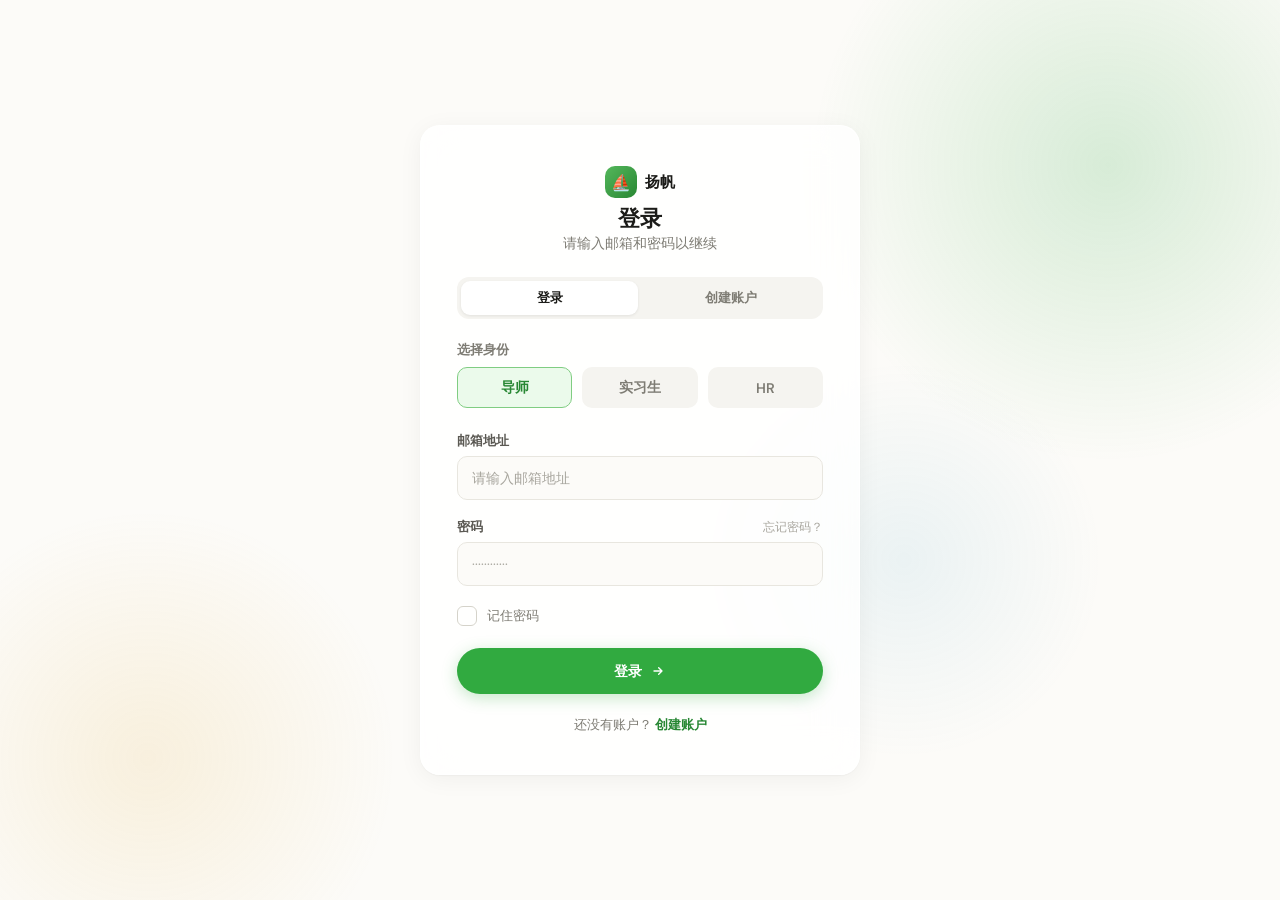
<file: signin.html>
<!DOCTYPE html>
<html lang="zh-CN">
<head>
<meta charset="UTF-8">
<meta name="viewport" content="width=device-width, initial-scale=1.0">
<title>扬帆 — 登录</title>
<link rel="preconnect" href="https://fonts.googleapis.com">
<link rel="preconnect" href="https://fonts.gstatic.com" crossorigin>
<link href="https://fonts.googleapis.com/css2?family=DM+Sans:opsz,wght@9..40,400;9..40,500;9..40,600;9..40,700;9..40,800&display=swap" rel="stylesheet">
<style>
/* ===== 扬帆 Sign-In — Landing Page Design System ===== */
:root {
  --g50:  oklch(0.97 0.025 145);  --g100: oklch(0.94 0.05 145);
  --g200: oklch(0.88 0.09 145);  --g300: oklch(0.78 0.13 145);
  --g400: oklch(0.70 0.16 145);  --g500: oklch(0.65 0.18 145);
  --g600: oklch(0.55 0.15 145);  --g700: oklch(0.44 0.13 145);
  --g800: oklch(0.34 0.10 145);  --g900: oklch(0.25 0.07 145);

  --n0: oklch(1 0 0);            --n50: oklch(0.988 0.004 96);
  --n100: oklch(0.968 0.006 96);  --n200: oklch(0.925 0.010 96);
  --n300: oklch(0.865 0.012 96);  --n400: oklch(0.725 0.012 96);
  --n500: oklch(0.585 0.012 96);  --n600: oklch(0.465 0.010 96);
  --n700: oklch(0.345 0.008 96);  --n800: oklch(0.225 0.006 96);
  --n900: oklch(0.135 0.004 96);

  --danger: oklch(0.55 0.19 18);
  --font: 'DM Sans', 'Inter', system-ui, -apple-system, 'PingFang SC', 'Microsoft YaHei', sans-serif;
}

*, *::before, *::after { box-sizing: border-box; margin: 0; padding: 0; }
html { font-size: 16px; -webkit-font-smoothing: antialiased; }
body {
  font-family: var(--font); background: var(--n50); color: var(--n800);
  min-height: 100vh; display: flex; align-items: center; justify-content: center;
  overflow: hidden; position: relative;
}

/* ===== Decorative Blobs (matching landing page) ===== */
.blobs { position: fixed; inset: 0; pointer-events: none; z-index: 0; }
.blob { position: absolute; border-radius: 50%; animation: blobFloat 16s ease-in-out infinite; }
.blob-1 { width: 600px; height: 600px; top: -15%; right: -10%;
  background: radial-gradient(circle, oklch(0.65 0.18 145 / 0.18), transparent 70%);
  animation-delay: 0s; }
.blob-2 { width: 500px; height: 500px; bottom: -12%; left: -8%;
  background: radial-gradient(circle, oklch(0.78 0.14 83 / 0.14), transparent 70%);
  animation-delay: 3s; animation-duration: 18s; }
.blob-3 { width: 400px; height: 400px; top: 40%; left: 55%;
  background: radial-gradient(circle, oklch(0.69 0.10 230 / 0.10), transparent 70%);
  animation-delay: 6s; animation-duration: 14s; }

@keyframes blobFloat {
  0%, 100% { transform: translate(0, 0) scale(1); }
  25%  { transform: translate(30px, -30px) scale(1.05); }
  50%  { transform: translate(-20px, 20px) scale(0.95); }
  75%  { transform: translate(-30px, -10px) scale(1.02); }
}

/* ===== Card ===== */
.wrapper { position: relative; z-index: 1; animation: fadeIn 0.5s ease both; }
@keyframes fadeIn { from { opacity: 0; transform: translateY(12px); } to { opacity: 1; transform: translateY(0); } }

.card {
  width: 440px; max-width: calc(100vw - 32px);
  background: rgba(255,255,255,0.82); backdrop-filter: blur(20px) saturate(160%);
  -webkit-backdrop-filter: blur(20px) saturate(160%);
  border: 1px solid rgba(255,255,255,0.8);
  border-radius: 20px; padding: 40px 36px;
  box-shadow: 0 4px 24px oklch(0 0 0 / 0.05), 0 1px 2px oklch(0 0 0 / 0.04);
}

/* ===== Headline ===== */
.brand { display: flex; align-items: center; justify-content: center; gap: 8px; margin-bottom: 6px; }
.brand-icon {
  width: 32px; height: 32px; border-radius: 10px;
  background: linear-gradient(135deg, var(--g400), var(--g600));
  display: flex; align-items: center; justify-content: center;
  color: #fff; font-size: 16px;
}
.card-title { font-size: 22px; font-weight: 700; color: var(--n800); text-align: center; letter-spacing: -0.3px; }
.card-subtitle { font-size: 14px; font-weight: 500; color: var(--n500); text-align: center; margin-bottom: 24px; }

/* ===== Mode Tabs ===== */
.mode-tabs { display: flex; gap: 4px; margin-bottom: 22px; background: var(--n100); border-radius: 12px; padding: 4px; }
.mode-tab {
  flex: 1; padding: 8px 12px; text-align: center;
  font-size: 13px; font-weight: 600; font-family: var(--font);
  color: var(--n500); background: transparent; border: none;
  border-radius: 9px; cursor: pointer; transition: all 0.2s ease;
}
.mode-tab.active { background: #fff; color: var(--n800); box-shadow: 0 1px 3px oklch(0 0 0 / 0.08); }

/* ===== Role Selector ===== */
.role-label { font-size: 13px; font-weight: 600; color: var(--n500); margin-bottom: 8px; }
.role-tabs { display: flex; gap: 10px; margin-bottom: 24px; }
.role-tab {
  flex: 1; padding: 10px 8px; text-align: center;
  font-size: 14px; font-weight: 600; font-family: var(--font);
  color: var(--n500); background: var(--n100); border: 1.5px solid transparent;
  border-radius: 10px; cursor: pointer; transition: all 0.2s ease;
}
.role-tab:hover { background: var(--n200); }
.role-tab.active { background: var(--g50); border-color: var(--g300); color: var(--g600); }

/* ===== Form Fields ===== */
.f-grp { margin-bottom: 18px; }
.f-lbl { display: flex; justify-content: space-between; align-items: baseline; font-size: 13px; font-weight: 600; color: var(--n600); margin-bottom: 6px; }
.f-lbl a { font-size: 12px; font-weight: 500; color: var(--n400); text-decoration: none; transition: color 0.2s; }
.f-lbl a:hover { color: var(--g500); }
.f-inp {
  width: 100%; height: 44px; padding: 0 14px;
  background: var(--n50); border: 1.5px solid var(--n200);
  border-radius: 10px; font-size: 14px; font-family: var(--font); color: var(--n800);
  outline: none; transition: border-color 0.2s ease, box-shadow 0.2s ease;
}
.f-inp::placeholder { color: var(--n400); }
.f-inp:focus { border-color: var(--g400); box-shadow: 0 0 0 3px oklch(0.65 0.18 145 / 0.12); }
.f-inp.error { border-color: var(--danger); box-shadow: 0 0 0 3px oklch(0.55 0.19 18 / 0.1); }

/* ===== Remember Me ===== */
.remember-row { display: flex; align-items: center; gap: 10px; cursor: pointer; margin-bottom: 22px; padding-top: 2px; }
.chk-wrap {
  width: 20px; height: 20px; border: 1.5px solid var(--n300); border-radius: 6px;
  display: flex; align-items: center; justify-content: center; flex-shrink: 0;
  transition: all 0.2s ease;
}
.chk-wrap.checked { background: var(--g500); border-color: var(--g500); }
.chk-wrap svg { width: 12px; height: 12px; opacity: 0; transition: opacity 0.15s; }
.chk-wrap.checked svg { opacity: 1; }
.rm-lbl { font-size: 13px; font-weight: 500; color: var(--n500); user-select: none; }

/* ===== Submit Button (matching Hero.jsx CTA) ===== */
.btn-submit {
  width: 100%; height: 46px;
  display: inline-flex; align-items: center; justify-content: center; gap: 8px;
  background: var(--g500); border: none; border-radius: 9999px;
  color: #fff; font-size: 14px; font-weight: 700; font-family: var(--font);
  cursor: pointer;
  box-shadow: 0 4px 16px oklch(0.65 0.18 145 / 0.28);
  transition: all 0.2s ease;
  text-decoration: none;
}
.btn-submit:hover { background: var(--g600); transform: translateY(-1px); box-shadow: 0 6px 24px oklch(0.65 0.18 145 / 0.4); }
.btn-submit:active { transform: scale(0.97); }

/* ===== Bottom Link ===== */
.bottom-link { text-align: center; margin-top: 22px; font-size: 13px; font-weight: 500; color: var(--n500); }
.bottom-link a { font-weight: 600; color: var(--g600); text-decoration: none; cursor: pointer; transition: color 0.2s; }
.bottom-link a:hover { color: var(--g700); }

/* ===== Success Overlay ===== */
.success-overlay {
  position: fixed; inset: 0; background: rgba(255,255,255,0.97); z-index: 100;
  display: flex; align-items: center; justify-content: center; flex-direction: column;
  opacity: 0; pointer-events: none; transition: opacity 0.35s ease;
}
.success-overlay.show { opacity: 1; pointer-events: auto; }
.s-icon {
  width: 64px; height: 64px; border-radius: 50%; background: var(--g500);
  display: flex; align-items: center; justify-content: center;
  font-size: 28px; color: #fff;
  animation: popIn 0.45s cubic-bezier(0.34, 1.56, 0.64, 1);
}
@keyframes popIn { from { transform: scale(0); } to { transform: scale(1); } }
.s-msg { font-size: 18px; font-weight: 700; color: var(--n800); margin-top: 16px; }
.s-sub { font-size: 14px; color: var(--n500); margin-top: 6px; }

/* ===== Responsive ===== */
@media (max-width: 480px) {
  .card { padding: 28px 20px; border-radius: 16px; }
  .card-title { font-size: 20px; }
  .role-tab { font-size: 13px; padding: 8px 6px; }
}

/* ===== Reduced Motion ===== */
@media (prefers-reduced-motion: reduce) {
  *, *::before, *::after { animation-duration: 0.01ms !important; animation-iteration-count: 1 !important; transition-duration: 0.01ms !important; }
}
</style>
</head>
<body>

<div class="blobs">
  <div class="blob blob-1"></div>
  <div class="blob blob-2"></div>
  <div class="blob blob-3"></div>
</div>

<div class="wrapper">
  <div class="card">
    <div class="brand">
      <div class="brand-icon">⛵</div>
      <span style="font-weight:600;font-size:15px;color:var(--n800);">扬帆</span>
    </div>
    <h1 class="card-title" id="cardTitle">登录</h1>
    <p class="card-subtitle" id="cardSubtitle">请输入邮箱和密码以继续</p>

    <!-- Mode Tabs -->
    <div class="mode-tabs">
      <button class="mode-tab active" data-mode="signin" onclick="switchMode('signin')">登录</button>
      <button class="mode-tab" data-mode="register" onclick="switchMode('register')">创建账户</button>
    </div>

    <!-- Role Selector -->
    <p class="role-label">选择身份</p>
    <div class="role-tabs">
      <button class="role-tab active" data-role="mentor" onclick="sel('mentor',this)">导师</button>
      <button class="role-tab" data-role="intern" onclick="sel('intern',this)">实习生</button>
      <button class="role-tab" data-role="hr" onclick="sel('hr',this)">HR</button>
    </div>

    <!-- 姓名 (register only) -->
    <div class="f-grp" id="nameGroup" style="display:none">
      <label class="f-lbl">姓名</label>
      <input class="f-inp" type="text" id="name" placeholder="请输入姓名" autocomplete="name">
    </div>

    <!-- Email -->
    <div class="f-grp">
      <label class="f-lbl">邮箱地址</label>
      <input class="f-inp" type="email" id="email" placeholder="请输入邮箱地址" autocomplete="email">
    </div>

    <!-- Password -->
    <div class="f-grp">
      <label class="f-lbl">
        密码
        <a href="#" id="forgotLink">忘记密码？</a>
      </label>
      <input class="f-inp" type="password" id="pw" placeholder="············" autocomplete="current-password">
    </div>

    <!-- Remember Me (sign-in only) -->
    <div class="remember-row" id="rememberRow" onclick="togRemember()">
      <div class="chk-wrap" id="chk"><svg viewBox="0 0 14 14" fill="none" stroke="#fff" stroke-width="2.5"><polyline points="3,7 6,10 11,4"/></svg></div>
      <span class="rm-lbl">记住密码</span>
    </div>

    <!-- Submit -->
    <button class="btn-submit" id="actionBtn" onclick="handleSubmit()">
      <span id="btnText">登录</span>
      <svg width="16" height="16" fill="none" viewBox="0 0 24 24" stroke="currentColor" stroke-width="2"><path stroke-linecap="round" stroke-linejoin="round" d="M13 7l5 5m0 0l-5 5m5-5H6"/></svg>
    </button>

    <p class="bottom-link" id="bottomLink">
      还没有账户？ <a href="#" onclick="switchMode('register');return false;">创建账户</a>
    </p>
  </div>
</div>

<!-- Success Overlay -->
<div class="success-overlay" id="success">
  <div class="s-icon">✓</div>
  <div class="s-msg" id="sMsg">登录成功！</div>
  <div class="s-sub" id="sSub">正在跳转...</div>
</div>

<script>
// ===== State =====
var params = new URLSearchParams(window.location.search);
var urlRole = params.get('role');
var role = (urlRole === 'mentor' || urlRole === 'intern' || urlRole === 'hr') ? urlRole : 'mentor';
var mode = 'signin';
var rm = false;

// ===== Init =====
document.addEventListener('DOMContentLoaded', function () {
  document.querySelectorAll('.role-tab').forEach(function (t) {
    t.classList.toggle('active', t.dataset.role === role);
  });
});

// ===== Role Selection =====
function sel(r, b) {
  role = r;
  document.querySelectorAll('.role-tab').forEach(function (t) { t.classList.remove('active'); });
  b.classList.add('active');
}

// ===== Mode Switching =====
function switchMode(newMode) {
  if (mode === newMode) return;
  mode = newMode;
  var isSignin = (mode === 'signin');

  document.querySelectorAll('.mode-tab').forEach(function (t) {
    t.classList.toggle('active', t.dataset.mode === mode);
  });

  document.getElementById('cardTitle').textContent = isSignin ? '登录' : '创建账户';
  document.getElementById('cardSubtitle').textContent = isSignin
    ? '请输入邮箱和密码以继续'
    : '填写账户信息以开始使用';

  document.getElementById('nameGroup').style.display = isSignin ? 'none' : 'block';
  document.getElementById('rememberRow').style.display = isSignin ? 'flex' : 'none';
  document.getElementById('forgotLink').style.display = isSignin ? 'inline' : 'none';

  document.getElementById('btnText').textContent = isSignin ? '登录' : '创建账户';

  document.getElementById('bottomLink').innerHTML = isSignin
    ? "还没有账户？ <a href=\"#\" onclick=\"switchMode('register');return false;\">创建账户</a>"
    : "已有账户？ <a href=\"#\" onclick=\"switchMode('signin');return false;\">登录</a>";

  // Clear fields
  document.getElementById('email').value = '';
  document.getElementById('pw').value = '';
  var nameEl = document.getElementById('name');
  if (nameEl) nameEl.value = '';
  document.querySelectorAll('.f-inp').forEach(function (el) { el.classList.remove('error'); });
  rm = false;
  document.getElementById('chk').classList.remove('checked');
}

// ===== Remember Me =====
function togRemember() {
  rm = !rm;
  document.getElementById('chk').classList.toggle('checked', rm);
}

// ===== Validation =====
function showError(el) {
  el.classList.add('error');
  setTimeout(function () { el.classList.remove('error'); }, 1500);
}

// ===== Submit =====
function handleSubmit() {
  var emailEl = document.getElementById('email');
  var pwEl = document.getElementById('pw');
  var nameEl = document.getElementById('name');

  var email = emailEl.value.trim();
  var pw = pwEl.value.trim();

  if (!email) { showError(emailEl); return; }
  if (mode === 'register') {
    var name = nameEl.value.trim();
    if (!name) { showError(nameEl); return; }
  }
  if (!pw) { showError(pwEl); return; }
  if (mode === 'register' && pw.length < 6) { showError(pwEl); return; }

  var dashboards = { mentor: 'mentor_dashboard.html', intern: 'intern.html', hr: 'hr_v3_dashboard.html' };
  var dashboardNames = { mentor: '扬帆导师工作台', intern: '扬帆实习生系统', hr: '扬帆HR管理' };

  document.getElementById('sMsg').textContent = (mode === 'register')
    ? '账户创建成功！'
    : '登录成功！';
  document.getElementById('sSub').textContent = '正在跳转到 ' + dashboardNames[role] + '...';
  document.getElementById('success').classList.add('show');

  setTimeout(function () { window.location.href = dashboards[role]; }, 1200);
}

// ===== Enter Key =====
document.addEventListener('keydown', function (e) {
  if (e.key === 'Enter') handleSubmit();
});
</script>

</body>
</html>
</file>
<file: portfolio-nav.css>
:root{--portfolio-nav-height:72px}
body.portfolio-framed{padding-top:var(--portfolio-nav-height)}
.portfolio-return-nav{position:fixed;inset:0 0 auto;z-index:1000;height:var(--portfolio-nav-height);background:rgba(255,255,255,.96);border-bottom:1px solid #e6e6e6;backdrop-filter:blur(16px);font-family:Inter,system-ui,'Microsoft YaHei',sans-serif;color:#303030}
.portfolio-return-inner{max-width:1440px;height:100%;padding:0 clamp(20px,4.2vw,60px);margin:auto;display:flex;align-items:center;justify-content:space-between;gap:16px}
.portfolio-return-name{font-size:16px;font-weight:600;color:#303030;text-decoration:none;white-space:nowrap}
.portfolio-return-actions{display:flex;align-items:center;gap:24px}
.portfolio-language{font-size:14px;color:#737373;text-decoration:none;font-weight:500}
.portfolio-home{display:flex;align-items:center;gap:8px;color:#4d6552;font-size:13px;text-decoration:none}
.portfolio-return-nav a:hover{color:#258336}.portfolio-return-nav a:focus-visible{outline:2px solid #258336;outline-offset:5px;border-radius:4px}
body.portfolio-framed nav.fixed{top:var(--portfolio-nav-height)!important}
body.portfolio-framed section[id]{scroll-margin-top:calc(var(--portfolio-nav-height) + 88px)}
@media(max-width:480px){:root{--portfolio-nav-height:60px}.portfolio-return-actions{gap:16px}.portfolio-home span{display:none}}
</file>
<file: assets/index-oeOdbUMu.css>
/*! tailwindcss v4.3.1 | MIT License | https://tailwindcss.com */@layer properties{@supports (((-webkit-hyphens:none)) and (not (margin-trim:inline))) or ((-moz-orient:inline) and (not (color:rgb(from red r g b)))){*,:before,:after,::backdrop{--tw-translate-x:0;--tw-translate-y:0;--tw-translate-z:0;--tw-rotate-x:initial;--tw-rotate-y:initial;--tw-rotate-z:initial;--tw-skew-x:initial;--tw-skew-y:initial;--tw-space-y-reverse:0;--tw-border-style:solid;--tw-gradient-position:initial;--tw-gradient-from:#0000;--tw-gradient-via:#0000;--tw-gradient-to:#0000;--tw-gradient-stops:initial;--tw-gradient-via-stops:initial;--tw-gradient-from-position:0%;--tw-gradient-via-position:50%;--tw-gradient-to-position:100%;--tw-leading:initial;--tw-font-weight:initial;--tw-tracking:initial;--tw-shadow:0 0 #0000;--tw-shadow-color:initial;--tw-shadow-alpha:100%;--tw-inset-shadow:0 0 #0000;--tw-inset-shadow-color:initial;--tw-inset-shadow-alpha:100%;--tw-ring-color:initial;--tw-ring-shadow:0 0 #0000;--tw-inset-ring-color:initial;--tw-inset-ring-shadow:0 0 #0000;--tw-ring-inset:initial;--tw-ring-offset-width:0px;--tw-ring-offset-color:#fff;--tw-ring-offset-shadow:0 0 #0000;--tw-blur:initial;--tw-brightness:initial;--tw-contrast:initial;--tw-grayscale:initial;--tw-hue-rotate:initial;--tw-invert:initial;--tw-opacity:initial;--tw-saturate:initial;--tw-sepia:initial;--tw-drop-shadow:initial;--tw-drop-shadow-color:initial;--tw-drop-shadow-alpha:100%;--tw-drop-shadow-size:initial;--tw-backdrop-blur:initial;--tw-backdrop-brightness:initial;--tw-backdrop-contrast:initial;--tw-backdrop-grayscale:initial;--tw-backdrop-hue-rotate:initial;--tw-backdrop-invert:initial;--tw-backdrop-opacity:initial;--tw-backdrop-saturate:initial;--tw-backdrop-sepia:initial;--tw-duration:initial;--tw-ease:initial;--tw-scale-x:1;--tw-scale-y:1;--tw-scale-z:1}}}@layer theme{:root,:host{--font-sans:"DM Sans", "Inter", system-ui, -apple-system, "PingFang SC", "Microsoft YaHei", sans-serif;--font-mono:ui-monospace, SFMono-Regular, Menlo, Monaco, Consolas, "Liberation Mono", "Courier New", monospace;--color-red-200:oklch(88.5% .062 18.334);--color-red-500:oklch(63.7% .237 25.331);--color-red-600:oklch(57.7% .245 27.325);--color-amber-600:oklch(66.6% .179 58.318);--color-yellow-50:oklch(98% .03 90);--color-yellow-100:oklch(95% .07 88);--color-yellow-200:oklch(90% .1 86);--color-yellow-400:oklch(82% .13 85);--color-yellow-500:oklch(78% .14 83);--color-yellow-600:oklch(68% .12 82);--color-yellow-700:oklch(56% .1 80);--color-green-50:oklch(97% .025 145);--color-green-100:oklch(94% .05 145);--color-green-200:oklch(88% .09 145);--color-green-300:oklch(78% .13 145);--color-green-400:oklch(70% .16 145);--color-green-500:oklch(65% .18 145);--color-green-600:oklch(55% .15 145);--color-green-700:oklch(44% .13 145);--color-sky-50:oklch(97% .02 230);--color-sky-100:oklch(93% .04 230);--color-sky-200:oklch(87% .07 230);--color-sky-400:oklch(74% .1 230);--color-sky-500:oklch(69% .1 230);--color-sky-600:oklch(60% .09 230);--color-sky-700:oklch(48% .07 230);--color-neutral-50:oklch(98.8% .004 96);--color-neutral-100:oklch(96.8% .006 96);--color-neutral-200:oklch(92.5% .01 96);--color-neutral-300:oklch(86.5% .012 96);--color-neutral-400:oklch(72.5% .012 96);--color-neutral-500:oklch(58.5% .012 96);--color-neutral-600:oklch(46.5% .01 96);--color-neutral-700:oklch(34.5% .008 96);--color-neutral-800:oklch(22.5% .006 96);--color-white:#fff;--spacing:.25rem;--container-md:28rem;--container-lg:32rem;--container-xl:36rem;--container-2xl:42rem;--container-4xl:56rem;--container-5xl:64rem;--container-6xl:72rem;--container-7xl:80rem;--text-xs:.75rem;--text-xs--line-height:calc(1 / .75);--text-sm:.875rem;--text-sm--line-height:calc(1.25 / .875);--text-base:1rem;--text-base--line-height: 1.5 ;--text-lg:1.125rem;--text-lg--line-height:calc(1.75 / 1.125);--text-xl:1.25rem;--text-xl--line-height:calc(1.75 / 1.25);--text-2xl:1.5rem;--text-2xl--line-height:calc(2 / 1.5);--text-3xl:1.875rem;--text-3xl--line-height: 1.2 ;--text-4xl:2.25rem;--text-4xl--line-height:calc(2.5 / 2.25);--text-5xl:3rem;--text-5xl--line-height:1;--text-6xl:3.75rem;--text-6xl--line-height:1;--font-weight-normal:400;--font-weight-medium:500;--font-weight-semibold:600;--font-weight-bold:700;--font-weight-extrabold:800;--tracking-wide:.025em;--tracking-wider:.05em;--leading-tight:1.25;--leading-normal:1.5;--leading-relaxed:1.625;--radius-lg:.5rem;--radius-xl:.75rem;--radius-2xl:1rem;--radius-3xl:1.5rem;--shadow-xs:0 1px 2px 0 #0000000d;--shadow-sm:0 1px 3px 0 #0000001a, 0 1px 2px -1px #0000001a;--shadow-md:0 4px 6px -1px #0000001a, 0 2px 4px -2px #0000001a;--shadow-lg:0 10px 15px -3px #0000001a, 0 4px 6px -4px #0000001a;--shadow-xl:0 20px 25px -5px #0000001a, 0 8px 10px -6px #0000001a;--ease-in:cubic-bezier(.4, 0, 1, 1);--ease-out:cubic-bezier(0, 0, .2, 1);--ease-in-out:cubic-bezier(.4, 0, .2, 1);--blur-sm:8px;--blur-xl:24px;--blur-3xl:64px;--default-transition-duration:.15s;--default-transition-timing-function:cubic-bezier(.4, 0, .2, 1);--default-font-family:var(--font-sans);--default-mono-font-family:var(--font-mono);--color-danger-light:oklch(96% .02 18);--color-bg:oklch(98.5% .005 96);--color-bg-warm:oklch(97.8% .006 96);--shadow-card:0 4px 20px oklch(0% 0 0/.06)}}@layer base{*,:after,:before,::backdrop{box-sizing:border-box;border:0 solid;margin:0;padding:0}::file-selector-button{box-sizing:border-box;border:0 solid;margin:0;padding:0}html,:host{-webkit-text-size-adjust:100%;-moz-tab-size:4;tab-size:4;line-height:1.5;font-family:var(--default-font-family,ui-sans-serif, system-ui, sans-serif, "Apple Color Emoji", "Segoe UI Emoji", "Segoe UI Symbol", "Noto Color Emoji");font-feature-settings:var(--default-font-feature-settings,normal);font-variation-settings:var(--default-font-variation-settings,normal);-webkit-tap-highlight-color:transparent}hr{height:0;color:inherit;border-top-width:1px}abbr:where([title]){-webkit-text-decoration:underline dotted;text-decoration:underline dotted}h1,h2,h3,h4,h5,h6{font-size:inherit;font-weight:inherit}a{color:inherit;-webkit-text-decoration:inherit;text-decoration:inherit}b,strong{font-weight:bolder}code,kbd,samp,pre{font-family:var(--default-mono-font-family,ui-monospace, SFMono-Regular, Menlo, Monaco, Consolas, "Liberation Mono", "Courier New", monospace);font-feature-settings:var(--default-mono-font-feature-settings,normal);font-variation-settings:var(--default-mono-font-variation-settings,normal);font-size:1em}small{font-size:80%}sub,sup{vertical-align:baseline;font-size:75%;line-height:0;position:relative}sub{bottom:-.25em}sup{top:-.5em}table{text-indent:0;border-color:inherit;border-collapse:collapse}:-moz-focusring{outline:auto}progress{vertical-align:baseline}summary{display:list-item}ol,ul,menu{list-style:none}img,svg,video,canvas,audio,iframe,embed,object{vertical-align:middle;display:block}img,video{max-width:100%;height:auto}button,input,select,optgroup,textarea{font:inherit;font-feature-settings:inherit;font-variation-settings:inherit;letter-spacing:inherit;color:inherit;opacity:1;background-color:#0000;border-radius:0}::file-selector-button{font:inherit;font-feature-settings:inherit;font-variation-settings:inherit;letter-spacing:inherit;color:inherit;opacity:1;background-color:#0000;border-radius:0}:where(select:is([multiple],[size])) optgroup{font-weight:bolder}:where(select:is([multiple],[size])) optgroup option{padding-inline-start:20px}::file-selector-button{margin-inline-end:4px}::placeholder{opacity:1}@supports (not ((-webkit-appearance:-apple-pay-button))) or (contain-intrinsic-size:1px){::placeholder{color:currentColor}@supports (color:color-mix(in lab,red,red)){::placeholder{color:color-mix(in oklab,currentcolor 50%,transparent)}}}textarea{resize:vertical}::-webkit-search-decoration{-webkit-appearance:none}::-webkit-date-and-time-value{min-height:1lh;text-align:inherit}::-webkit-datetime-edit{display:inline-flex}::-webkit-datetime-edit-fields-wrapper{padding:0}::-webkit-datetime-edit{padding-block:0}::-webkit-datetime-edit-year-field{padding-block:0}::-webkit-datetime-edit-month-field{padding-block:0}::-webkit-datetime-edit-day-field{padding-block:0}::-webkit-datetime-edit-hour-field{padding-block:0}::-webkit-datetime-edit-minute-field{padding-block:0}::-webkit-datetime-edit-second-field{padding-block:0}::-webkit-datetime-edit-millisecond-field{padding-block:0}::-webkit-datetime-edit-meridiem-field{padding-block:0}::-webkit-calendar-picker-indicator{line-height:1}:-moz-ui-invalid{box-shadow:none}button,input:where([type=button],[type=reset],[type=submit]){-webkit-appearance:button;-moz-appearance:button;appearance:button}::file-selector-button{-webkit-appearance:button;-moz-appearance:button;appearance:button}::-webkit-inner-spin-button{height:auto}::-webkit-outer-spin-button{height:auto}[hidden]:where(:not([hidden=until-found])){display:none!important}html{scroll-behavior:smooth;font-family:var(--font-sans)}body{background-color:var(--color-bg);color:var(--color-neutral-800);-webkit-font-smoothing:antialiased;-moz-osx-font-smoothing:grayscale}::selection{color:var(--color-green-700);background-color:#31aa4033}}@layer components;@layer utilities{.pointer-events-none{pointer-events:none}.visible{visibility:visible}.absolute{position:absolute}.fixed{position:fixed}.relative{position:relative}.inset-0{top:0;right:0;bottom:0;left:0}.inset-2{inset:calc(var(--spacing) * 2)}.inset-6{inset:calc(var(--spacing) * 6)}.-top-20{top:calc(var(--spacing) * -20)}.top-0{top:0}.top-1\/2{top:50%}.top-1\/3{top:33.3333%}.top-4{top:calc(var(--spacing) * 4)}.top-6{top:calc(var(--spacing) * 6)}.top-9{top:calc(var(--spacing) * 9)}.top-10{top:calc(var(--spacing) * 10)}.top-20{top:calc(var(--spacing) * 20)}.-right-3{right:calc(var(--spacing) * -3)}.-right-20{right:calc(var(--spacing) * -20)}.-right-28{right:calc(var(--spacing) * -28)}.right-0{right:0}.right-4{right:calc(var(--spacing) * 4)}.right-8{right:calc(var(--spacing) * 8)}.right-10{right:calc(var(--spacing) * 10)}.-bottom-20{bottom:calc(var(--spacing) * -20)}.bottom-0{bottom:0}.bottom-10{bottom:calc(var(--spacing) * 10)}.bottom-12{bottom:calc(var(--spacing) * 12)}.bottom-16{bottom:calc(var(--spacing) * 16)}.-left-20{left:calc(var(--spacing) * -20)}.-left-28{left:calc(var(--spacing) * -28)}.left-0{left:0}.left-1\/2{left:50%}.left-8{left:calc(var(--spacing) * 8)}.left-10{left:calc(var(--spacing) * 10)}.left-16{left:calc(var(--spacing) * 16)}.z-10{z-index:10}.z-50{z-index:50}.col-span-2{grid-column:span 2/span 2}.container{width:100%}@media(min-width:40rem){.container{max-width:40rem}}@media(min-width:48rem){.container{max-width:48rem}}@media(min-width:64rem){.container{max-width:64rem}}@media(min-width:80rem){.container{max-width:80rem}}@media(min-width:96rem){.container{max-width:96rem}}.mx-auto{margin-inline:auto}.mt-0\.5{margin-top:calc(var(--spacing) * .5)}.mt-1{margin-top:var(--spacing)}.mt-2{margin-top:calc(var(--spacing) * 2)}.mt-3{margin-top:calc(var(--spacing) * 3)}.mt-4{margin-top:calc(var(--spacing) * 4)}.mt-12{margin-top:calc(var(--spacing) * 12)}.mt-auto{margin-top:auto}.mb-0\.5{margin-bottom:calc(var(--spacing) * .5)}.mb-1{margin-bottom:var(--spacing)}.mb-2{margin-bottom:calc(var(--spacing) * 2)}.mb-3{margin-bottom:calc(var(--spacing) * 3)}.mb-4{margin-bottom:calc(var(--spacing) * 4)}.mb-6{margin-bottom:calc(var(--spacing) * 6)}.mb-8{margin-bottom:calc(var(--spacing) * 8)}.mb-10{margin-bottom:calc(var(--spacing) * 10)}.mb-12{margin-bottom:calc(var(--spacing) * 12)}.mb-16{margin-bottom:calc(var(--spacing) * 16)}.ml-1{margin-left:var(--spacing)}.ml-2{margin-left:calc(var(--spacing) * 2)}.block{display:block}.contents{display:contents}.flex{display:flex}.grid{display:grid}.hidden{display:none}.inline{display:inline}.inline-block{display:inline-block}.inline-flex{display:inline-flex}.table{display:table}.table-row{display:table-row}.h-1\.5{height:calc(var(--spacing) * 1.5)}.h-2{height:calc(var(--spacing) * 2)}.h-3{height:calc(var(--spacing) * 3)}.h-3\.5{height:calc(var(--spacing) * 3.5)}.h-4{height:calc(var(--spacing) * 4)}.h-5{height:calc(var(--spacing) * 5)}.h-9{height:calc(var(--spacing) * 9)}.h-10{height:calc(var(--spacing) * 10)}.h-12{height:calc(var(--spacing) * 12)}.h-14{height:calc(var(--spacing) * 14)}.h-16{height:calc(var(--spacing) * 16)}.h-24{height:calc(var(--spacing) * 24)}.h-28{height:calc(var(--spacing) * 28)}.h-32{height:calc(var(--spacing) * 32)}.h-48{height:calc(var(--spacing) * 48)}.h-64{height:calc(var(--spacing) * 64)}.h-72{height:calc(var(--spacing) * 72)}.h-\[400px\]{height:400px}.h-\[500px\]{height:500px}.h-\[600px\]{height:600px}.h-auto{height:auto}.h-full{height:100%}.h-px{height:1px}.min-h-\[280px\]{min-height:280px}.min-h-screen{min-height:100vh}.w-1\.5{width:calc(var(--spacing) * 1.5)}.w-2{width:calc(var(--spacing) * 2)}.w-3{width:calc(var(--spacing) * 3)}.w-3\.5{width:calc(var(--spacing) * 3.5)}.w-4{width:calc(var(--spacing) * 4)}.w-5{width:calc(var(--spacing) * 5)}.w-9{width:calc(var(--spacing) * 9)}.w-10{width:calc(var(--spacing) * 10)}.w-12{width:calc(var(--spacing) * 12)}.w-14{width:calc(var(--spacing) * 14)}.w-24{width:calc(var(--spacing) * 24)}.w-28{width:calc(var(--spacing) * 28)}.w-48{width:calc(var(--spacing) * 48)}.w-64{width:calc(var(--spacing) * 64)}.w-72{width:calc(var(--spacing) * 72)}.w-\[400px\]{width:400px}.w-\[500px\]{width:500px}.w-\[600px\]{width:600px}.w-full{width:100%}.max-w-2xl{max-width:var(--container-2xl)}.max-w-4xl{max-width:var(--container-4xl)}.max-w-5xl{max-width:var(--container-5xl)}.max-w-6xl{max-width:var(--container-6xl)}.max-w-7xl{max-width:var(--container-7xl)}.max-w-56{max-width:calc(var(--spacing) * 56)}.max-w-\[400px\]{max-width:400px}.max-w-lg{max-width:var(--container-lg)}.max-w-md{max-width:var(--container-md)}.max-w-xl{max-width:var(--container-xl)}.min-w-0{min-width:0}.flex-1{flex:1}.flex-shrink{flex-shrink:1}.shrink-0{flex-shrink:0}.border-collapse{border-collapse:collapse}.-translate-x-1\/2{--tw-translate-x: -50% ;translate:var(--tw-translate-x) var(--tw-translate-y)}.translate-x-1\/4{--tw-translate-x: 25% ;translate:var(--tw-translate-x) var(--tw-translate-y)}.-translate-y-1\/2{--tw-translate-y: -50% ;translate:var(--tw-translate-x) var(--tw-translate-y)}.-rotate-\[50deg\]{rotate:-50deg}.rotate-\[50deg\]{rotate:50deg}.transform{transform:var(--tw-rotate-x,) var(--tw-rotate-y,) var(--tw-rotate-z,) var(--tw-skew-x,) var(--tw-skew-y,)}.resize{resize:both}.grid-cols-1{grid-template-columns:repeat(1,minmax(0,1fr))}.grid-cols-2{grid-template-columns:repeat(2,minmax(0,1fr))}.grid-cols-4{grid-template-columns:repeat(4,minmax(0,1fr))}.flex-col{flex-direction:column}.flex-wrap{flex-wrap:wrap}.items-center{align-items:center}.items-start{align-items:flex-start}.justify-between{justify-content:space-between}.justify-center{justify-content:center}.gap-1{gap:var(--spacing)}.gap-1\.5{gap:calc(var(--spacing) * 1.5)}.gap-2{gap:calc(var(--spacing) * 2)}.gap-2\.5{gap:calc(var(--spacing) * 2.5)}.gap-3{gap:calc(var(--spacing) * 3)}.gap-4{gap:calc(var(--spacing) * 4)}.gap-5{gap:calc(var(--spacing) * 5)}.gap-6{gap:calc(var(--spacing) * 6)}.gap-8{gap:calc(var(--spacing) * 8)}.gap-10{gap:calc(var(--spacing) * 10)}.gap-12{gap:calc(var(--spacing) * 12)}:where(.space-y-2>:not(:last-child)){--tw-space-y-reverse:0;margin-block-start:calc(calc(var(--spacing) * 2) * var(--tw-space-y-reverse));margin-block-end:calc(calc(var(--spacing) * 2) * calc(1 - var(--tw-space-y-reverse)))}:where(.space-y-2\.5>:not(:last-child)){--tw-space-y-reverse:0;margin-block-start:calc(calc(var(--spacing) * 2.5) * var(--tw-space-y-reverse));margin-block-end:calc(calc(var(--spacing) * 2.5) * calc(1 - var(--tw-space-y-reverse)))}:where(.space-y-4>:not(:last-child)){--tw-space-y-reverse:0;margin-block-start:calc(calc(var(--spacing) * 4) * var(--tw-space-y-reverse));margin-block-end:calc(calc(var(--spacing) * 4) * calc(1 - var(--tw-space-y-reverse)))}:where(.space-y-6>:not(:last-child)){--tw-space-y-reverse:0;margin-block-start:calc(calc(var(--spacing) * 6) * var(--tw-space-y-reverse));margin-block-end:calc(calc(var(--spacing) * 6) * calc(1 - var(--tw-space-y-reverse)))}.self-start{align-self:flex-start}.overflow-hidden{overflow:hidden}.rounded{border-radius:.25rem}.rounded-2xl{border-radius:var(--radius-2xl)}.rounded-3xl{border-radius:var(--radius-3xl)}.rounded-full{border-radius:3.40282e38px}.rounded-lg{border-radius:var(--radius-lg)}.rounded-xl{border-radius:var(--radius-xl)}.border{border-style:var(--tw-border-style);border-width:1px}.border-2{border-style:var(--tw-border-style);border-width:2px}.border-t{border-top-style:var(--tw-border-style);border-top-width:1px}.border-dashed{--tw-border-style:dashed;border-style:dashed}.border-green-100{border-color:var(--color-green-100)}.border-green-100\/30{border-color:#d7f5d74d}@supports (color:color-mix(in lab,red,red)){.border-green-100\/30{border-color:color-mix(in oklab,var(--color-green-100) 30%,transparent)}}.border-green-200{border-color:var(--color-green-200)}.border-green-200\/50{border-color:#b3e8b380}@supports (color:color-mix(in lab,red,red)){.border-green-200\/50{border-color:color-mix(in oklab,var(--color-green-200) 50%,transparent)}}.border-neutral-100{border-color:var(--color-neutral-100)}.border-neutral-200{border-color:var(--color-neutral-200)}.border-neutral-700\/50{border-color:#3a393580}@supports (color:color-mix(in lab,red,red)){.border-neutral-700\/50{border-color:color-mix(in oklab,var(--color-neutral-700) 50%,transparent)}}.border-red-200{border-color:var(--color-red-200)}.border-sky-100{border-color:var(--color-sky-100)}.border-sky-200{border-color:var(--color-sky-200)}.border-transparent{border-color:#0000}.border-white\/15{border-color:#ffffff26}@supports (color:color-mix(in lab,red,red)){.border-white\/15{border-color:color-mix(in oklab,var(--color-white) 15%,transparent)}}.border-white\/20{border-color:#fff3}@supports (color:color-mix(in lab,red,red)){.border-white\/20{border-color:color-mix(in oklab,var(--color-white) 20%,transparent)}}.border-white\/80{border-color:#fffc}@supports (color:color-mix(in lab,red,red)){.border-white\/80{border-color:color-mix(in oklab,var(--color-white) 80%,transparent)}}.border-yellow-100{border-color:var(--color-yellow-100)}.border-yellow-200{border-color:var(--color-yellow-200)}.border-t-green-500{border-top-color:var(--color-green-500)}.border-t-red-500{border-top-color:var(--color-red-500)}.border-t-yellow-500{border-top-color:var(--color-yellow-500)}.border-l-green-400{border-left-color:var(--color-green-400)}.border-l-sky-400{border-left-color:var(--color-sky-400)}.border-l-yellow-400{border-left-color:var(--color-yellow-400)}.bg-bg{background-color:var(--color-bg)}.bg-bg-warm{background-color:var(--color-bg-warm)}.bg-danger-light{background-color:var(--color-danger-light)}.bg-green-50{background-color:var(--color-green-50)}.bg-green-50\/50{background-color:#ebfaeb80}@supports (color:color-mix(in lab,red,red)){.bg-green-50\/50{background-color:color-mix(in oklab,var(--color-green-50) 50%,transparent)}}.bg-green-100{background-color:var(--color-green-100)}.bg-green-200\/15{background-color:#b3e8b326}@supports (color:color-mix(in lab,red,red)){.bg-green-200\/15{background-color:color-mix(in oklab,var(--color-green-200) 15%,transparent)}}.bg-green-200\/20{background-color:#b3e8b333}@supports (color:color-mix(in lab,red,red)){.bg-green-200\/20{background-color:color-mix(in oklab,var(--color-green-200) 20%,transparent)}}.bg-green-400{background-color:var(--color-green-400)}.bg-green-400\/30{background-color:#54b85b4d}@supports (color:color-mix(in lab,red,red)){.bg-green-400\/30{background-color:color-mix(in oklab,var(--color-green-400) 30%,transparent)}}.bg-green-500{background-color:var(--color-green-500)}.bg-green-500\/20{background-color:#31aa4033}@supports (color:color-mix(in lab,red,red)){.bg-green-500\/20{background-color:color-mix(in oklab,var(--color-green-500) 20%,transparent)}}.bg-green-500\/30{background-color:#31aa404d}@supports (color:color-mix(in lab,red,red)){.bg-green-500\/30{background-color:color-mix(in oklab,var(--color-green-500) 30%,transparent)}}.bg-neutral-50{background-color:var(--color-neutral-50)}.bg-neutral-100{background-color:var(--color-neutral-100)}.bg-neutral-200{background-color:var(--color-neutral-200)}.bg-neutral-800{background-color:var(--color-neutral-800)}.bg-red-500{background-color:var(--color-red-500)}.bg-sky-50{background-color:var(--color-sky-50)}.bg-sky-50\/50{background-color:#e9f8ff80}@supports (color:color-mix(in lab,red,red)){.bg-sky-50\/50{background-color:color-mix(in oklab,var(--color-sky-50) 50%,transparent)}}.bg-sky-100{background-color:var(--color-sky-100)}.bg-sky-400\/10{background-color:#61b7de1a}@supports (color:color-mix(in lab,red,red)){.bg-sky-400\/10{background-color:color-mix(in oklab,var(--color-sky-400) 10%,transparent)}}.bg-sky-500{background-color:var(--color-sky-500)}.bg-transparent{background-color:#0000}.bg-white{background-color:var(--color-white)}.bg-white\/10{background-color:#ffffff1a}@supports (color:color-mix(in lab,red,red)){.bg-white\/10{background-color:color-mix(in oklab,var(--color-white) 10%,transparent)}}.bg-white\/15{background-color:#ffffff26}@supports (color:color-mix(in lab,red,red)){.bg-white\/15{background-color:color-mix(in oklab,var(--color-white) 15%,transparent)}}.bg-white\/50{background-color:#ffffff80}@supports (color:color-mix(in lab,red,red)){.bg-white\/50{background-color:color-mix(in oklab,var(--color-white) 50%,transparent)}}.bg-white\/60{background-color:#fff9}@supports (color:color-mix(in lab,red,red)){.bg-white\/60{background-color:color-mix(in oklab,var(--color-white) 60%,transparent)}}.bg-white\/80{background-color:#fffc}@supports (color:color-mix(in lab,red,red)){.bg-white\/80{background-color:color-mix(in oklab,var(--color-white) 80%,transparent)}}.bg-yellow-50{background-color:var(--color-yellow-50)}.bg-yellow-50\/50{background-color:#fff8e580}@supports (color:color-mix(in lab,red,red)){.bg-yellow-50\/50{background-color:color-mix(in oklab,var(--color-yellow-50) 50%,transparent)}}.bg-yellow-100{background-color:var(--color-yellow-100)}.bg-yellow-200\/20{background-color:#fcda9033}@supports (color:color-mix(in lab,red,red)){.bg-yellow-200\/20{background-color:color-mix(in oklab,var(--color-yellow-200) 20%,transparent)}}.bg-yellow-400\/10{background-color:#ebbd571a}@supports (color:color-mix(in lab,red,red)){.bg-yellow-400\/10{background-color:color-mix(in oklab,var(--color-yellow-400) 10%,transparent)}}.bg-yellow-500{background-color:var(--color-yellow-500)}.bg-gradient-to-b{--tw-gradient-position:to bottom in oklab;background-image:linear-gradient(var(--tw-gradient-stops))}.bg-gradient-to-bl{--tw-gradient-position:to bottom left in oklab;background-image:linear-gradient(var(--tw-gradient-stops))}.bg-gradient-to-br{--tw-gradient-position:to bottom right in oklab;background-image:linear-gradient(var(--tw-gradient-stops))}.bg-gradient-to-l{--tw-gradient-position:to left in oklab;background-image:linear-gradient(var(--tw-gradient-stops))}.bg-gradient-to-r{--tw-gradient-position:to right in oklab;background-image:linear-gradient(var(--tw-gradient-stops))}.bg-gradient-to-t{--tw-gradient-position:to top in oklab;background-image:linear-gradient(var(--tw-gradient-stops))}.from-bg{--tw-gradient-from:var(--color-bg);--tw-gradient-stops:var(--tw-gradient-via-stops,var(--tw-gradient-position), var(--tw-gradient-from) var(--tw-gradient-from-position), var(--tw-gradient-to) var(--tw-gradient-to-position))}.from-green-50{--tw-gradient-from:var(--color-green-50);--tw-gradient-stops:var(--tw-gradient-via-stops,var(--tw-gradient-position), var(--tw-gradient-from) var(--tw-gradient-from-position), var(--tw-gradient-to) var(--tw-gradient-to-position))}.from-green-50\/60{--tw-gradient-from:#ebfaeb99}@supports (color:color-mix(in lab,red,red)){.from-green-50\/60{--tw-gradient-from:color-mix(in oklab, var(--color-green-50) 60%, transparent)}}.from-green-50\/60{--tw-gradient-stops:var(--tw-gradient-via-stops,var(--tw-gradient-position), var(--tw-gradient-from) var(--tw-gradient-from-position), var(--tw-gradient-to) var(--tw-gradient-to-position))}.from-green-200{--tw-gradient-from:var(--color-green-200);--tw-gradient-stops:var(--tw-gradient-via-stops,var(--tw-gradient-position), var(--tw-gradient-from) var(--tw-gradient-from-position), var(--tw-gradient-to) var(--tw-gradient-to-position))}.from-green-400{--tw-gradient-from:var(--color-green-400);--tw-gradient-stops:var(--tw-gradient-via-stops,var(--tw-gradient-position), var(--tw-gradient-from) var(--tw-gradient-from-position), var(--tw-gradient-to) var(--tw-gradient-to-position))}.from-green-400\/30{--tw-gradient-from:#54b85b4d}@supports (color:color-mix(in lab,red,red)){.from-green-400\/30{--tw-gradient-from:color-mix(in oklab, var(--color-green-400) 30%, transparent)}}.from-green-400\/30{--tw-gradient-stops:var(--tw-gradient-via-stops,var(--tw-gradient-position), var(--tw-gradient-from) var(--tw-gradient-from-position), var(--tw-gradient-to) var(--tw-gradient-to-position))}.from-green-500\/10{--tw-gradient-from:#31aa401a}@supports (color:color-mix(in lab,red,red)){.from-green-500\/10{--tw-gradient-from:color-mix(in oklab, var(--color-green-500) 10%, transparent)}}.from-green-500\/10{--tw-gradient-stops:var(--tw-gradient-via-stops,var(--tw-gradient-position), var(--tw-gradient-from) var(--tw-gradient-from-position), var(--tw-gradient-to) var(--tw-gradient-to-position))}.from-green-500\/15{--tw-gradient-from:#31aa4026}@supports (color:color-mix(in lab,red,red)){.from-green-500\/15{--tw-gradient-from:color-mix(in oklab, var(--color-green-500) 15%, transparent)}}.from-green-500\/15{--tw-gradient-stops:var(--tw-gradient-via-stops,var(--tw-gradient-position), var(--tw-gradient-from) var(--tw-gradient-from-position), var(--tw-gradient-to) var(--tw-gradient-to-position))}.from-green-700{--tw-gradient-from:var(--color-green-700);--tw-gradient-stops:var(--tw-gradient-via-stops,var(--tw-gradient-position), var(--tw-gradient-from) var(--tw-gradient-from-position), var(--tw-gradient-to) var(--tw-gradient-to-position))}.from-sky-500\/10{--tw-gradient-from:#51a7cd1a}@supports (color:color-mix(in lab,red,red)){.from-sky-500\/10{--tw-gradient-from:color-mix(in oklab, var(--color-sky-500) 10%, transparent)}}.from-sky-500\/10{--tw-gradient-stops:var(--tw-gradient-via-stops,var(--tw-gradient-position), var(--tw-gradient-from) var(--tw-gradient-from-position), var(--tw-gradient-to) var(--tw-gradient-to-position))}.from-yellow-500\/10{--tw-gradient-from:#e3ae3b1a}@supports (color:color-mix(in lab,red,red)){.from-yellow-500\/10{--tw-gradient-from:color-mix(in oklab, var(--color-yellow-500) 10%, transparent)}}.from-yellow-500\/10{--tw-gradient-stops:var(--tw-gradient-via-stops,var(--tw-gradient-position), var(--tw-gradient-from) var(--tw-gradient-from-position), var(--tw-gradient-to) var(--tw-gradient-to-position))}.via-bg{--tw-gradient-via:var(--color-bg);--tw-gradient-via-stops:var(--tw-gradient-position), var(--tw-gradient-from) var(--tw-gradient-from-position), var(--tw-gradient-via) var(--tw-gradient-via-position), var(--tw-gradient-to) var(--tw-gradient-to-position);--tw-gradient-stops:var(--tw-gradient-via-stops)}.via-green-600{--tw-gradient-via:var(--color-green-600);--tw-gradient-via-stops:var(--tw-gradient-position), var(--tw-gradient-from) var(--tw-gradient-from-position), var(--tw-gradient-via) var(--tw-gradient-via-position), var(--tw-gradient-to) var(--tw-gradient-to-position);--tw-gradient-stops:var(--tw-gradient-via-stops)}.to-bg{--tw-gradient-to:var(--color-bg);--tw-gradient-stops:var(--tw-gradient-via-stops,var(--tw-gradient-position), var(--tw-gradient-from) var(--tw-gradient-from-position), var(--tw-gradient-to) var(--tw-gradient-to-position))}.to-green-400{--tw-gradient-to:var(--color-green-400);--tw-gradient-stops:var(--tw-gradient-via-stops,var(--tw-gradient-position), var(--tw-gradient-from) var(--tw-gradient-from-position), var(--tw-gradient-to) var(--tw-gradient-to-position))}.to-green-500{--tw-gradient-to:var(--color-green-500);--tw-gradient-stops:var(--tw-gradient-via-stops,var(--tw-gradient-position), var(--tw-gradient-from) var(--tw-gradient-from-position), var(--tw-gradient-to) var(--tw-gradient-to-position))}.to-green-600{--tw-gradient-to:var(--color-green-600);--tw-gradient-stops:var(--tw-gradient-via-stops,var(--tw-gradient-position), var(--tw-gradient-from) var(--tw-gradient-from-position), var(--tw-gradient-to) var(--tw-gradient-to-position))}.to-sky-50{--tw-gradient-to:var(--color-sky-50);--tw-gradient-stops:var(--tw-gradient-via-stops,var(--tw-gradient-position), var(--tw-gradient-from) var(--tw-gradient-from-position), var(--tw-gradient-to) var(--tw-gradient-to-position))}.to-transparent{--tw-gradient-to:transparent;--tw-gradient-stops:var(--tw-gradient-via-stops,var(--tw-gradient-position), var(--tw-gradient-from) var(--tw-gradient-from-position), var(--tw-gradient-to) var(--tw-gradient-to-position))}.to-yellow-500\/10{--tw-gradient-to:#e3ae3b1a}@supports (color:color-mix(in lab,red,red)){.to-yellow-500\/10{--tw-gradient-to:color-mix(in oklab, var(--color-yellow-500) 10%, transparent)}}.to-yellow-500\/10{--tw-gradient-stops:var(--tw-gradient-via-stops,var(--tw-gradient-position), var(--tw-gradient-from) var(--tw-gradient-from-position), var(--tw-gradient-to) var(--tw-gradient-to-position))}.text-gradient{background:linear-gradient(135deg,var(--color-green-500),var(--color-green-600));-webkit-text-fill-color:transparent;-webkit-background-clip:text;background-clip:text}.p-1{padding:var(--spacing)}.p-2{padding:calc(var(--spacing) * 2)}.p-4{padding:calc(var(--spacing) * 4)}.p-5{padding:calc(var(--spacing) * 5)}.p-6{padding:calc(var(--spacing) * 6)}.p-10{padding:calc(var(--spacing) * 10)}.px-1\.5{padding-inline:calc(var(--spacing) * 1.5)}.px-2\.5{padding-inline:calc(var(--spacing) * 2.5)}.px-3{padding-inline:calc(var(--spacing) * 3)}.px-4{padding-inline:calc(var(--spacing) * 4)}.px-5{padding-inline:calc(var(--spacing) * 5)}.px-6{padding-inline:calc(var(--spacing) * 6)}.px-8{padding-inline:calc(var(--spacing) * 8)}.py-0\.5{padding-block:calc(var(--spacing) * .5)}.py-1{padding-block:var(--spacing)}.py-1\.5{padding-block:calc(var(--spacing) * 1.5)}.py-2{padding-block:calc(var(--spacing) * 2)}.py-2\.5{padding-block:calc(var(--spacing) * 2.5)}.py-3{padding-block:calc(var(--spacing) * 3)}.py-4{padding-block:calc(var(--spacing) * 4)}.py-16{padding-block:calc(var(--spacing) * 16)}.py-20{padding-block:calc(var(--spacing) * 20)}.py-24{padding-block:calc(var(--spacing) * 24)}.pt-4{padding-top:calc(var(--spacing) * 4)}.pt-6{padding-top:calc(var(--spacing) * 6)}.pt-8{padding-top:calc(var(--spacing) * 8)}.pt-16{padding-top:calc(var(--spacing) * 16)}.pb-8{padding-bottom:calc(var(--spacing) * 8)}.text-center{text-align:center}.text-left{text-align:left}.text-2xl{font-size:var(--text-2xl);line-height:var(--tw-leading,var(--text-2xl--line-height))}.text-3xl{font-size:var(--text-3xl);line-height:var(--tw-leading,var(--text-3xl--line-height))}.text-4xl{font-size:var(--text-4xl);line-height:var(--tw-leading,var(--text-4xl--line-height))}.text-base{font-size:var(--text-base);line-height:var(--tw-leading,var(--text-base--line-height))}.text-lg{font-size:var(--text-lg);line-height:var(--tw-leading,var(--text-lg--line-height))}.text-sm{font-size:var(--text-sm);line-height:var(--tw-leading,var(--text-sm--line-height))}.text-xl{font-size:var(--text-xl);line-height:var(--tw-leading,var(--text-xl--line-height))}.text-xs{font-size:var(--text-xs);line-height:var(--tw-leading,var(--text-xs--line-height))}.text-\[10px\]{font-size:10px}.text-\[11px\]{font-size:11px}.text-\[13px\]{font-size:13px}.leading-relaxed{--tw-leading:var(--leading-relaxed);line-height:var(--leading-relaxed)}.leading-tight{--tw-leading:var(--leading-tight);line-height:var(--leading-tight)}.font-bold{--tw-font-weight:var(--font-weight-bold);font-weight:var(--font-weight-bold)}.font-extrabold{--tw-font-weight:var(--font-weight-extrabold);font-weight:var(--font-weight-extrabold)}.font-medium{--tw-font-weight:var(--font-weight-medium);font-weight:var(--font-weight-medium)}.font-normal{--tw-font-weight:var(--font-weight-normal);font-weight:var(--font-weight-normal)}.font-semibold{--tw-font-weight:var(--font-weight-semibold);font-weight:var(--font-weight-semibold)}.tracking-wide{--tw-tracking:var(--tracking-wide);letter-spacing:var(--tracking-wide)}.tracking-wider{--tw-tracking:var(--tracking-wider);letter-spacing:var(--tracking-wider)}.whitespace-nowrap{white-space:nowrap}.whitespace-pre-line{white-space:pre-line}.text-amber-600{color:var(--color-amber-600)}.text-green-100{color:var(--color-green-100)}.text-green-200{color:var(--color-green-200)}.text-green-300{color:var(--color-green-300)}.text-green-500{color:var(--color-green-500)}.text-green-600{color:var(--color-green-600)}.text-green-700{color:var(--color-green-700)}.text-neutral-300{color:var(--color-neutral-300)}.text-neutral-400{color:var(--color-neutral-400)}.text-neutral-500{color:var(--color-neutral-500)}.text-neutral-600{color:var(--color-neutral-600)}.text-neutral-700{color:var(--color-neutral-700)}.text-neutral-800{color:var(--color-neutral-800)}.text-red-600{color:var(--color-red-600)}.text-sky-600{color:var(--color-sky-600)}.text-sky-700{color:var(--color-sky-700)}.text-white{color:var(--color-white)}.text-white\/50{color:#ffffff80}@supports (color:color-mix(in lab,red,red)){.text-white\/50{color:color-mix(in oklab,var(--color-white) 50%,transparent)}}.text-white\/60{color:#fff9}@supports (color:color-mix(in lab,red,red)){.text-white\/60{color:color-mix(in oklab,var(--color-white) 60%,transparent)}}.text-yellow-600{color:var(--color-yellow-600)}.text-yellow-700{color:var(--color-yellow-700)}.uppercase{text-transform:uppercase}.no-underline{text-decoration-line:none}.opacity-10{opacity:.1}.opacity-18{opacity:.18}.opacity-20{opacity:.2}.opacity-\[0\.025\]{opacity:.025}.shadow{--tw-shadow:0 1px 3px 0 var(--tw-shadow-color,#0000001a), 0 1px 2px -1px var(--tw-shadow-color,#0000001a);box-shadow:var(--tw-inset-shadow),var(--tw-inset-ring-shadow),var(--tw-ring-offset-shadow),var(--tw-ring-shadow),var(--tw-shadow)}.shadow-glow-green{--tw-shadow:0 4px 20px var(--tw-shadow-color,oklch(65% .18 145/.3));box-shadow:var(--tw-inset-shadow),var(--tw-inset-ring-shadow),var(--tw-ring-offset-shadow),var(--tw-ring-shadow),var(--tw-shadow)}.shadow-md{--tw-shadow:0 4px 6px -1px var(--tw-shadow-color,#0000001a), 0 2px 4px -2px var(--tw-shadow-color,#0000001a);box-shadow:var(--tw-inset-shadow),var(--tw-inset-ring-shadow),var(--tw-ring-offset-shadow),var(--tw-ring-shadow),var(--tw-shadow)}.shadow-sm{--tw-shadow:0 1px 3px 0 var(--tw-shadow-color,#0000001a), 0 1px 2px -1px var(--tw-shadow-color,#0000001a);box-shadow:var(--tw-inset-shadow),var(--tw-inset-ring-shadow),var(--tw-ring-offset-shadow),var(--tw-ring-shadow),var(--tw-shadow)}.shadow-soft{--tw-shadow:0 2px 12px var(--tw-shadow-color,oklch(0% 0 0/.04));box-shadow:var(--tw-inset-shadow),var(--tw-inset-ring-shadow),var(--tw-ring-offset-shadow),var(--tw-ring-shadow),var(--tw-shadow)}.shadow-xs{--tw-shadow:0 1px 2px 0 var(--tw-shadow-color,#0000000d);box-shadow:var(--tw-inset-shadow),var(--tw-inset-ring-shadow),var(--tw-ring-offset-shadow),var(--tw-ring-shadow),var(--tw-shadow)}.ring{--tw-ring-shadow:var(--tw-ring-inset,) 0 0 0 calc(1px + var(--tw-ring-offset-width)) var(--tw-ring-color,currentcolor);box-shadow:var(--tw-inset-shadow),var(--tw-inset-ring-shadow),var(--tw-ring-offset-shadow),var(--tw-ring-shadow),var(--tw-shadow)}.btn-glow{box-shadow:0 4px 20px #31aa404d}.btn-glow:hover{box-shadow:0 6px 28px #31aa4073}.blur{--tw-blur:blur(8px);filter:var(--tw-blur,) var(--tw-brightness,) var(--tw-contrast,) var(--tw-grayscale,) var(--tw-hue-rotate,) var(--tw-invert,) var(--tw-saturate,) var(--tw-sepia,) var(--tw-drop-shadow,)}.blur-3xl{--tw-blur:blur(var(--blur-3xl));filter:var(--tw-blur,) var(--tw-brightness,) var(--tw-contrast,) var(--tw-grayscale,) var(--tw-hue-rotate,) var(--tw-invert,) var(--tw-saturate,) var(--tw-sepia,) var(--tw-drop-shadow,)}.drop-shadow{--tw-drop-shadow-size:drop-shadow(0 1px 2px var(--tw-drop-shadow-color,#0000001a)) drop-shadow(0 1px 1px var(--tw-drop-shadow-color,#0000000f));--tw-drop-shadow:drop-shadow(0 1px 2px #0000001a) drop-shadow(0 1px 1px #0000000f);filter:var(--tw-blur,) var(--tw-brightness,) var(--tw-contrast,) var(--tw-grayscale,) var(--tw-hue-rotate,) var(--tw-invert,) var(--tw-saturate,) var(--tw-sepia,) var(--tw-drop-shadow,)}.filter{filter:var(--tw-blur,) var(--tw-brightness,) var(--tw-contrast,) var(--tw-grayscale,) var(--tw-hue-rotate,) var(--tw-invert,) var(--tw-saturate,) var(--tw-sepia,) var(--tw-drop-shadow,)}.backdrop-blur-sm{--tw-backdrop-blur:blur(var(--blur-sm));-webkit-backdrop-filter:var(--tw-backdrop-blur,) var(--tw-backdrop-brightness,) var(--tw-backdrop-contrast,) var(--tw-backdrop-grayscale,) var(--tw-backdrop-hue-rotate,) var(--tw-backdrop-invert,) var(--tw-backdrop-opacity,) var(--tw-backdrop-saturate,) var(--tw-backdrop-sepia,);backdrop-filter:var(--tw-backdrop-blur,) var(--tw-backdrop-brightness,) var(--tw-backdrop-contrast,) var(--tw-backdrop-grayscale,) var(--tw-backdrop-hue-rotate,) var(--tw-backdrop-invert,) var(--tw-backdrop-opacity,) var(--tw-backdrop-saturate,) var(--tw-backdrop-sepia,)}.backdrop-blur-xl{--tw-backdrop-blur:blur(var(--blur-xl));-webkit-backdrop-filter:var(--tw-backdrop-blur,) var(--tw-backdrop-brightness,) var(--tw-backdrop-contrast,) var(--tw-backdrop-grayscale,) var(--tw-backdrop-hue-rotate,) var(--tw-backdrop-invert,) var(--tw-backdrop-opacity,) var(--tw-backdrop-saturate,) var(--tw-backdrop-sepia,);backdrop-filter:var(--tw-backdrop-blur,) var(--tw-backdrop-brightness,) var(--tw-backdrop-contrast,) var(--tw-backdrop-grayscale,) var(--tw-backdrop-hue-rotate,) var(--tw-backdrop-invert,) var(--tw-backdrop-opacity,) var(--tw-backdrop-saturate,) var(--tw-backdrop-sepia,)}.glass{-webkit-backdrop-filter:blur(16px)saturate(160%);background:#ffffffbf;border:1px solid #ffffffb3}.backdrop-filter{-webkit-backdrop-filter:var(--tw-backdrop-blur,) var(--tw-backdrop-brightness,) var(--tw-backdrop-contrast,) var(--tw-backdrop-grayscale,) var(--tw-backdrop-hue-rotate,) var(--tw-backdrop-invert,) var(--tw-backdrop-opacity,) var(--tw-backdrop-saturate,) var(--tw-backdrop-sepia,);backdrop-filter:var(--tw-backdrop-blur,) var(--tw-backdrop-brightness,) var(--tw-backdrop-contrast,) var(--tw-backdrop-grayscale,) var(--tw-backdrop-hue-rotate,) var(--tw-backdrop-invert,) var(--tw-backdrop-opacity,) var(--tw-backdrop-saturate,) var(--tw-backdrop-sepia,)}.transition{transition-property:color,background-color,border-color,outline-color,text-decoration-color,fill,stroke,--tw-gradient-from,--tw-gradient-via,--tw-gradient-to,opacity,box-shadow,transform,translate,scale,rotate,filter,-webkit-backdrop-filter,backdrop-filter,display,content-visibility,overlay,pointer-events;transition-timing-function:var(--tw-ease,var(--default-transition-timing-function));transition-duration:var(--tw-duration,var(--default-transition-duration))}.transition-all{transition-property:all;transition-timing-function:var(--tw-ease,var(--default-transition-timing-function));transition-duration:var(--tw-duration,var(--default-transition-duration))}.transition-colors{transition-property:color,background-color,border-color,outline-color,text-decoration-color,fill,stroke,--tw-gradient-from,--tw-gradient-via,--tw-gradient-to;transition-timing-function:var(--tw-ease,var(--default-transition-timing-function));transition-duration:var(--tw-duration,var(--default-transition-duration))}.transition-shadow{transition-property:box-shadow;transition-timing-function:var(--tw-ease,var(--default-transition-timing-function));transition-duration:var(--tw-duration,var(--default-transition-duration))}.duration-200{--tw-duration:.2s;transition-duration:.2s}.duration-300{--tw-duration:.3s;transition-duration:.3s}.ease-in{--tw-ease:var(--ease-in);transition-timing-function:var(--ease-in)}.ease-in-out{--tw-ease:var(--ease-in-out);transition-timing-function:var(--ease-in-out)}.ease-out{--tw-ease:var(--ease-out);transition-timing-function:var(--ease-out)}@media(hover:hover){.hover\:-translate-y-0\.5:hover{--tw-translate-y:calc(var(--spacing) * -.5);translate:var(--tw-translate-x) var(--tw-translate-y)}.hover\:-translate-y-1:hover{--tw-translate-y:calc(var(--spacing) * -1);translate:var(--tw-translate-x) var(--tw-translate-y)}.hover\:border-neutral-300:hover{border-color:var(--color-neutral-300)}.hover\:bg-green-50:hover{background-color:var(--color-green-50)}.hover\:bg-green-600:hover{background-color:var(--color-green-600)}.hover\:bg-neutral-50:hover{background-color:var(--color-neutral-50)}.hover\:bg-neutral-100:hover{background-color:var(--color-neutral-100)}.hover\:bg-neutral-200:hover{background-color:var(--color-neutral-200)}.hover\:bg-white:hover{background-color:var(--color-white)}.hover\:text-green-300:hover{color:var(--color-green-300)}.hover\:text-neutral-300:hover{color:var(--color-neutral-300)}.hover\:text-neutral-600:hover{color:var(--color-neutral-600)}.hover\:text-neutral-700:hover{color:var(--color-neutral-700)}.hover\:text-white\/90:hover{color:#ffffffe6}@supports (color:color-mix(in lab,red,red)){.hover\:text-white\/90:hover{color:color-mix(in oklab,var(--color-white) 90%,transparent)}}.hover\:shadow-card:hover{--tw-shadow:0 4px 20px var(--tw-shadow-color,oklch(0% 0 0/.06));box-shadow:var(--tw-inset-shadow),var(--tw-inset-ring-shadow),var(--tw-ring-offset-shadow),var(--tw-ring-shadow),var(--tw-shadow)}.hover\:shadow-glow-green:hover{--tw-shadow:0 4px 20px var(--tw-shadow-color,oklch(65% .18 145/.3));box-shadow:var(--tw-inset-shadow),var(--tw-inset-ring-shadow),var(--tw-ring-offset-shadow),var(--tw-ring-shadow),var(--tw-shadow)}.hover\:shadow-md:hover{--tw-shadow:0 4px 6px -1px var(--tw-shadow-color,#0000001a), 0 2px 4px -2px var(--tw-shadow-color,#0000001a);box-shadow:var(--tw-inset-shadow),var(--tw-inset-ring-shadow),var(--tw-ring-offset-shadow),var(--tw-ring-shadow),var(--tw-shadow)}}.active\:scale-95:active{--tw-scale-x:95%;--tw-scale-y:95%;--tw-scale-z:95%;scale:var(--tw-scale-x) var(--tw-scale-y)}@media(min-width:40rem){.sm\:inline{display:inline}.sm\:inline-flex{display:inline-flex}.sm\:w-56{width:calc(var(--spacing) * 56)}.sm\:grid-cols-3{grid-template-columns:repeat(3,minmax(0,1fr))}.sm\:flex-row{flex-direction:row}.sm\:text-3xl{font-size:var(--text-3xl);line-height:var(--tw-leading,var(--text-3xl--line-height))}.sm\:text-5xl{font-size:var(--text-5xl);line-height:var(--tw-leading,var(--text-5xl--line-height))}}@media(min-width:48rem){.md\:col-span-1{grid-column:span 1/span 1}.md\:flex{display:flex}.md\:hidden{display:none}.md\:h-18{height:calc(var(--spacing) * 18)}.md\:grid-cols-2{grid-template-columns:repeat(2,minmax(0,1fr))}.md\:grid-cols-3{grid-template-columns:repeat(3,minmax(0,1fr))}.md\:grid-cols-4{grid-template-columns:repeat(4,minmax(0,1fr))}.md\:p-16{padding:calc(var(--spacing) * 16)}.md\:py-20{padding-block:calc(var(--spacing) * 20)}.md\:py-28{padding-block:calc(var(--spacing) * 28)}.md\:py-32{padding-block:calc(var(--spacing) * 32)}.md\:text-2xl{font-size:var(--text-2xl);line-height:var(--tw-leading,var(--text-2xl--line-height))}.md\:text-3xl{font-size:var(--text-3xl);line-height:var(--tw-leading,var(--text-3xl--line-height))}.md\:text-4xl{font-size:var(--text-4xl);line-height:var(--tw-leading,var(--text-4xl--line-height))}.md\:text-lg{font-size:var(--text-lg);line-height:var(--tw-leading,var(--text-lg--line-height))}}@media(min-width:64rem){.lg\:mx-auto{margin-inline:auto}.lg\:mb-3{margin-bottom:calc(var(--spacing) * 3)}.lg\:block{display:block}.lg\:flex{display:flex}.lg\:h-36{height:calc(var(--spacing) * 36)}.lg\:w-1\/2{width:50%}.lg\:w-2\/5{width:40%}.lg\:w-3\/5{width:60%}.lg\:w-36{width:calc(var(--spacing) * 36)}.lg\:w-56{width:calc(var(--spacing) * 56)}.lg\:grid-cols-2{grid-template-columns:repeat(2,minmax(0,1fr))}.lg\:grid-cols-5{grid-template-columns:repeat(5,minmax(0,1fr))}.lg\:flex-col{flex-direction:column}.lg\:flex-row{flex-direction:row}.lg\:gap-0{gap:0}.lg\:gap-1\.5{gap:calc(var(--spacing) * 1.5)}.lg\:gap-6{gap:calc(var(--spacing) * 6)}.lg\:gap-10{gap:calc(var(--spacing) * 10)}.lg\:self-stretch{align-self:stretch}.lg\:px-3{padding-inline:calc(var(--spacing) * 3)}.lg\:text-center{text-align:center}.lg\:text-2xl{font-size:var(--text-2xl);line-height:var(--tw-leading,var(--text-2xl--line-height))}.lg\:text-5xl{font-size:var(--text-5xl);line-height:var(--tw-leading,var(--text-5xl--line-height))}.lg\:text-6xl{font-size:var(--text-6xl);line-height:var(--tw-leading,var(--text-6xl--line-height))}}}@keyframes blobFloat{0%,to{transform:translate(0)scale(1)}25%{transform:translate(30px,-30px)scale(1.05)}50%{transform:translate(-20px,20px)scale(.95)}75%{transform:translate(-30px,-10px)scale(1.02)}}@keyframes particleRise{0%{opacity:0;transform:translateY(0)translate(0)}10%{opacity:1}90%{opacity:.5}to{opacity:0;transform:translateY(-100vh)translate(30px)}}@keyframes pulseGlow{0%,to{box-shadow:0 0 #31aa4066}50%{box-shadow:0 0 0 12px #31aa4000}}@keyframes floatCard{0%,to{transform:translateY(0)}50%{transform:translateY(-6px)}}@keyframes swayLeaf{0%,to{transform:rotate(-3deg)translateY(0)}50%{transform:rotate(3deg)translateY(-4px)}}@media(prefers-reduced-motion:reduce){*,:before,:after{transition-duration:.01ms!important;animation-duration:.01ms!important;animation-iteration-count:1!important}}@property --tw-translate-x{syntax:"*";inherits:false;initial-value:0}@property --tw-translate-y{syntax:"*";inherits:false;initial-value:0}@property --tw-translate-z{syntax:"*";inherits:false;initial-value:0}@property --tw-rotate-x{syntax:"*";inherits:false}@property --tw-rotate-y{syntax:"*";inherits:false}@property --tw-rotate-z{syntax:"*";inherits:false}@property --tw-skew-x{syntax:"*";inherits:false}@property --tw-skew-y{syntax:"*";inherits:false}@property --tw-space-y-reverse{syntax:"*";inherits:false;initial-value:0}@property --tw-border-style{syntax:"*";inherits:false;initial-value:solid}@property --tw-gradient-position{syntax:"*";inherits:false}@property --tw-gradient-from{syntax:"<color>";inherits:false;initial-value:#0000}@property --tw-gradient-via{syntax:"<color>";inherits:false;initial-value:#0000}@property --tw-gradient-to{syntax:"<color>";inherits:false;initial-value:#0000}@property --tw-gradient-stops{syntax:"*";inherits:false}@property --tw-gradient-via-stops{syntax:"*";inherits:false}@property --tw-gradient-from-position{syntax:"<length-percentage>";inherits:false;initial-value:0%}@property --tw-gradient-via-position{syntax:"<length-percentage>";inherits:false;initial-value:50%}@property --tw-gradient-to-position{syntax:"<length-percentage>";inherits:false;initial-value:100%}@property --tw-leading{syntax:"*";inherits:false}@property --tw-font-weight{syntax:"*";inherits:false}@property --tw-tracking{syntax:"*";inherits:false}@property --tw-shadow{syntax:"*";inherits:false;initial-value:0 0 #0000}@property --tw-shadow-color{syntax:"*";inherits:false}@property --tw-shadow-alpha{syntax:"<percentage>";inherits:false;initial-value:100%}@property --tw-inset-shadow{syntax:"*";inherits:false;initial-value:0 0 #0000}@property --tw-inset-shadow-color{syntax:"*";inherits:false}@property --tw-inset-shadow-alpha{syntax:"<percentage>";inherits:false;initial-value:100%}@property --tw-ring-color{syntax:"*";inherits:false}@property --tw-ring-shadow{syntax:"*";inherits:false;initial-value:0 0 #0000}@property --tw-inset-ring-color{syntax:"*";inherits:false}@property --tw-inset-ring-shadow{syntax:"*";inherits:false;initial-value:0 0 #0000}@property --tw-ring-inset{syntax:"*";inherits:false}@property --tw-ring-offset-width{syntax:"<length>";inherits:false;initial-value:0}@property --tw-ring-offset-color{syntax:"*";inherits:false;initial-value:#fff}@property --tw-ring-offset-shadow{syntax:"*";inherits:false;initial-value:0 0 #0000}@property --tw-blur{syntax:"*";inherits:false}@property --tw-brightness{syntax:"*";inherits:false}@property --tw-contrast{syntax:"*";inherits:false}@property --tw-grayscale{syntax:"*";inherits:false}@property --tw-hue-rotate{syntax:"*";inherits:false}@property --tw-invert{syntax:"*";inherits:false}@property --tw-opacity{syntax:"*";inherits:false}@property --tw-saturate{syntax:"*";inherits:false}@property --tw-sepia{syntax:"*";inherits:false}@property --tw-drop-shadow{syntax:"*";inherits:false}@property --tw-drop-shadow-color{syntax:"*";inherits:false}@property --tw-drop-shadow-alpha{syntax:"<percentage>";inherits:false;initial-value:100%}@property --tw-drop-shadow-size{syntax:"*";inherits:false}@property --tw-backdrop-blur{syntax:"*";inherits:false}@property --tw-backdrop-brightness{syntax:"*";inherits:false}@property --tw-backdrop-contrast{syntax:"*";inherits:false}@property --tw-backdrop-grayscale{syntax:"*";inherits:false}@property --tw-backdrop-hue-rotate{syntax:"*";inherits:false}@property --tw-backdrop-invert{syntax:"*";inherits:false}@property --tw-backdrop-opacity{syntax:"*";inherits:false}@property --tw-backdrop-saturate{syntax:"*";inherits:false}@property --tw-backdrop-sepia{syntax:"*";inherits:false}@property --tw-duration{syntax:"*";inherits:false}@property --tw-ease{syntax:"*";inherits:false}@property --tw-scale-x{syntax:"*";inherits:false;initial-value:1}@property --tw-scale-y{syntax:"*";inherits:false;initial-value:1}@property --tw-scale-z{syntax:"*";inherits:false;initial-value:1}
</file>
